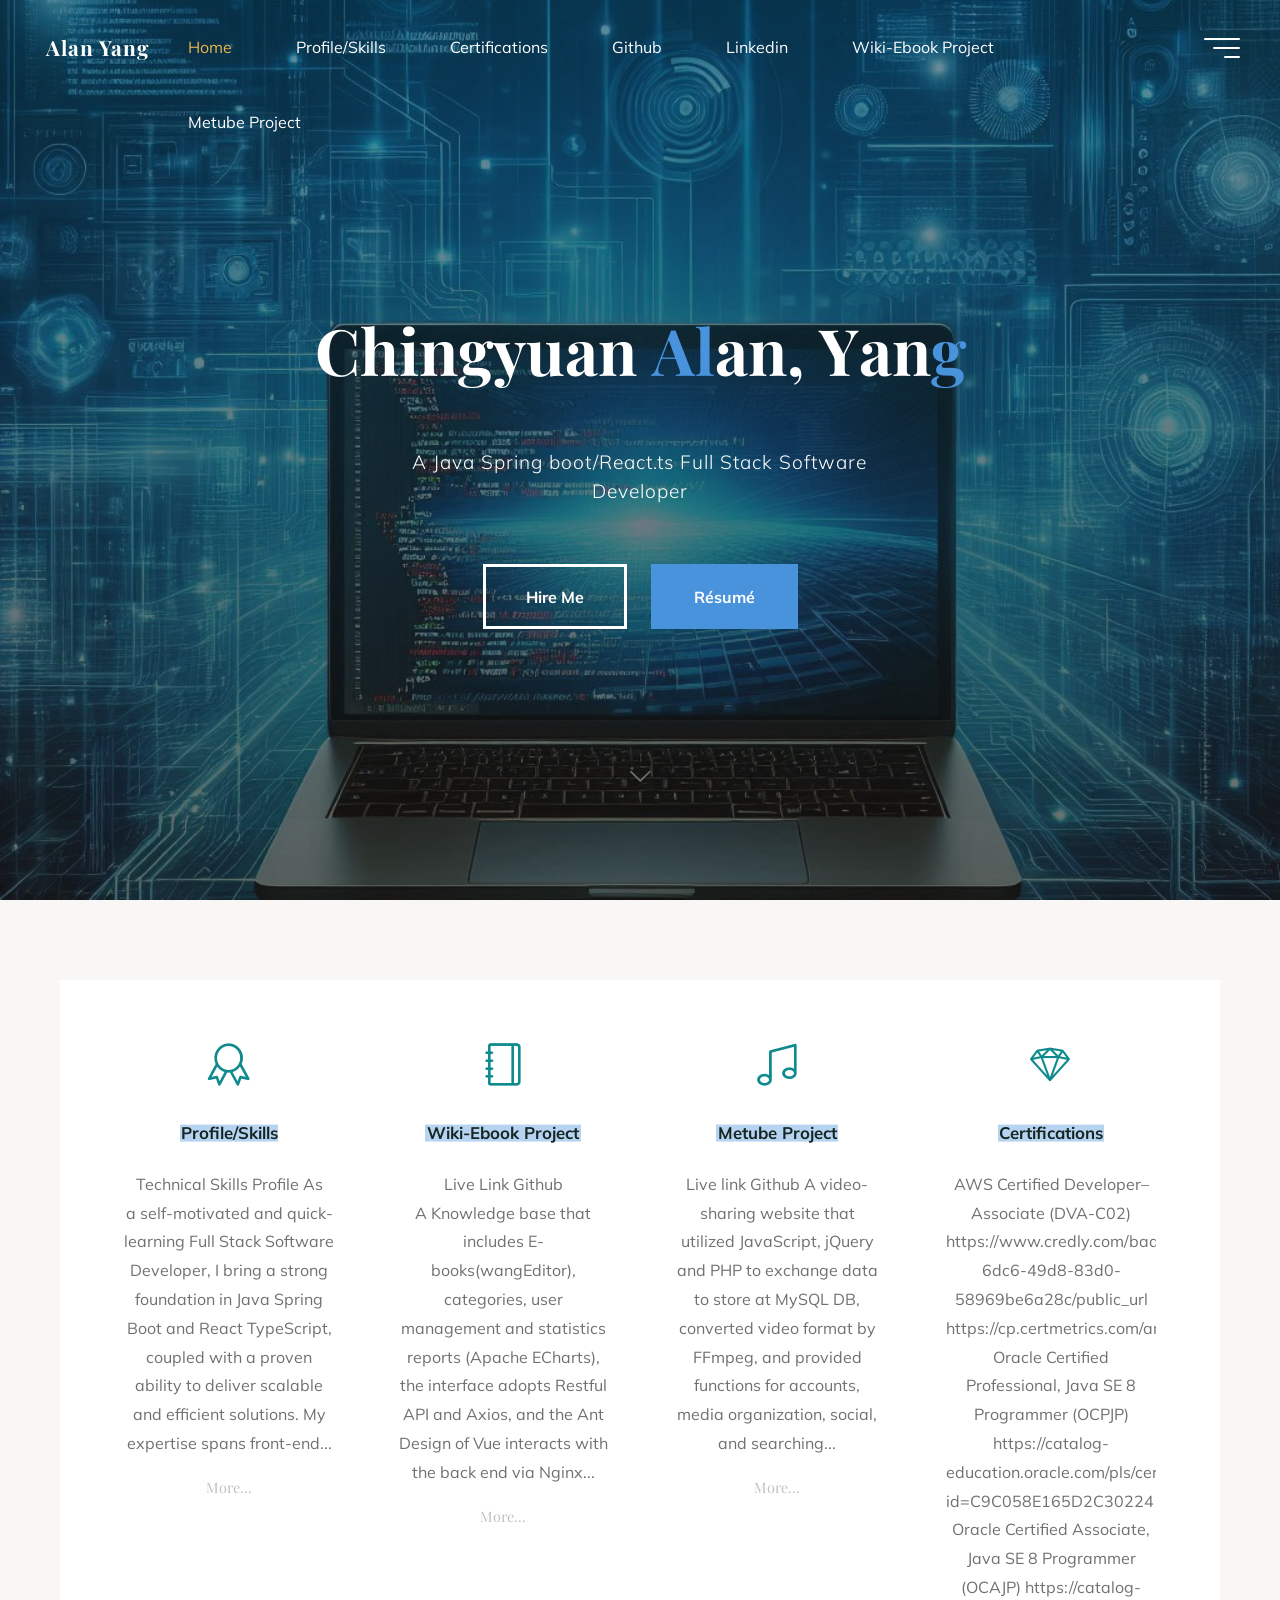
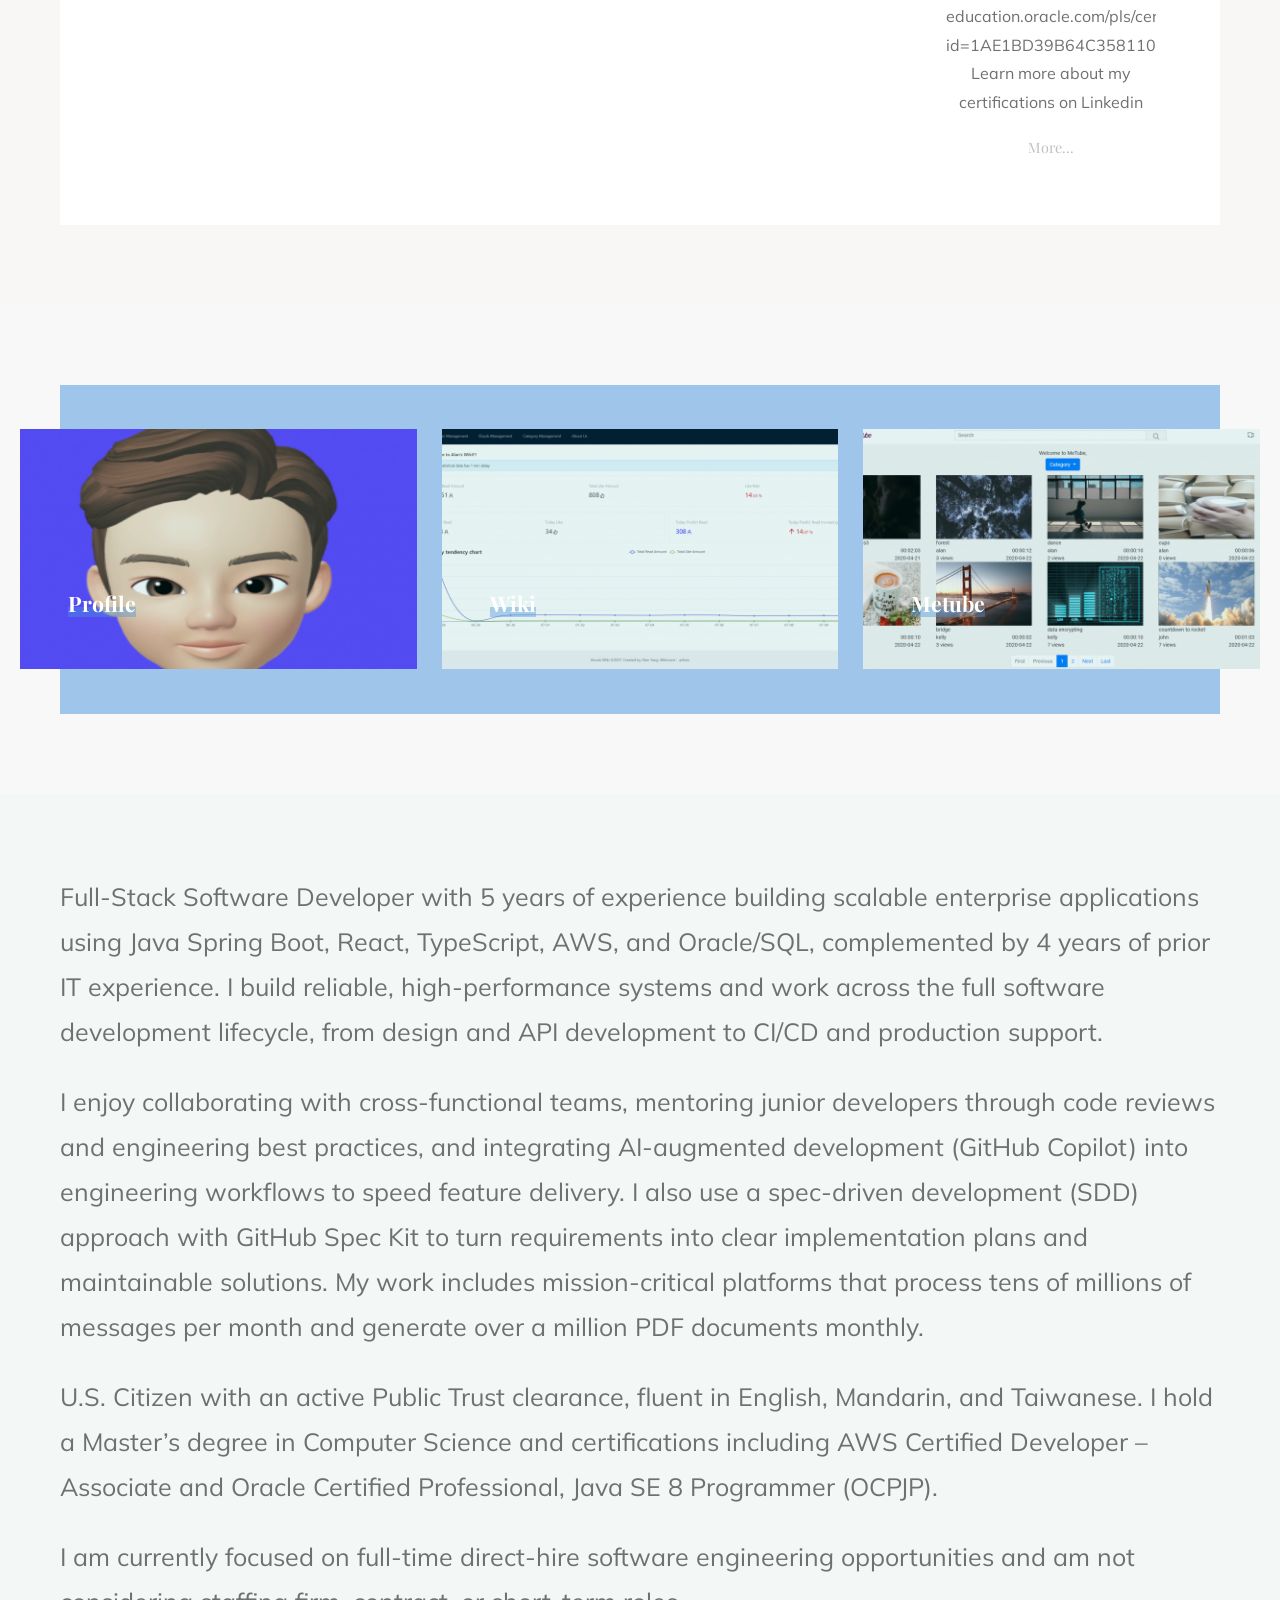
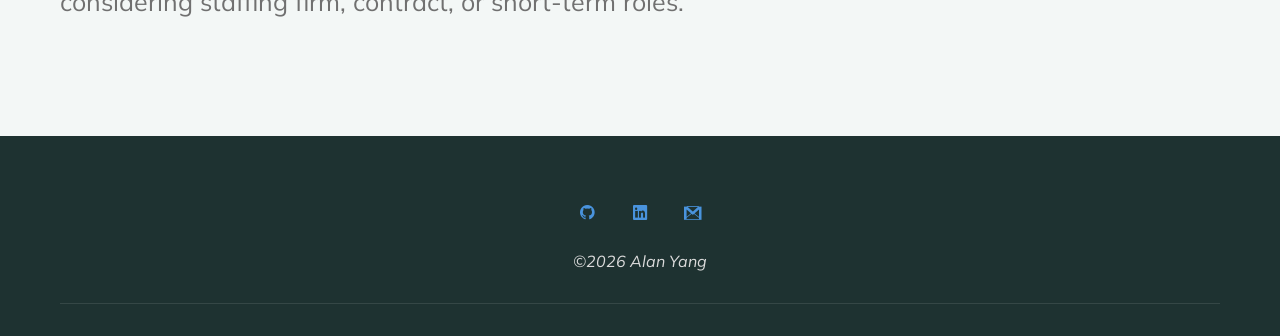
<file: index.html>
<!doctype html>
<html lang="en-US">
  <head>
    <meta
      name="viewport"
      content="width=device-width, user-scalable=yes, initial-scale=1.0"
    />
    <meta http-equiv="X-UA-Compatible" content="IE=edge" />
    <meta charset="UTF-8" />
    <link rel="profile" href="http://gmpg.org/xfn/11" />
    <link
      rel="pingback"
      href="https://chingyuany.github.io/portfolio/d2543f05-cde2-4e4e-b334-9ea7fa13bbe0/xmlrpc.php"
    />
    <title>Alan Yang &#8211; Portfolio</title>
    <meta name="robots" content="max-image-preview:large" />
    <link rel="dns-prefetch" href="//fonts.googleapis.com" />
    <link
      rel="alternate"
      type="application/rss+xml"
      title="Alan Yang &raquo; Feed"
      href="https://chingyuany.github.io/portfolio/feed/"
    />
    <link
      rel="alternate"
      type="application/rss+xml"
      title="Alan Yang &raquo; Comments Feed"
      href="https://chingyuany.github.io/portfolio/comments/feed/"
    />
    <link
      rel="alternate"
      type="application/rss+xml"
      title="Alan Yang &raquo; Chingyuan Alan, Yang Comments Feed"
      href="https://chingyuany.github.io/portfolio/sample-page-2/feed/"
    />
    <link
      rel="alternate"
      title="oEmbed (JSON)"
      type="application/json+oembed"
      href="https://chingyuany.github.io/portfolio/wp-json/oembed/1.0/embed?url=https%3A%2F%2Falanyang.pw%2F"
    />
    <style id="wp-img-auto-sizes-contain-inline-css">
      img:is([sizes="auto" i], [sizes^="auto," i]) {
        contain-intrinsic-size: 3000px 1500px;
      }
      /*# sourceURL=wp-img-auto-sizes-contain-inline-css */
    </style>
    <style id="wp-emoji-styles-inline-css">
      img.wp-smiley,
      img.emoji {
        display: inline !important;
        border: none !important;
        box-shadow: none !important;
        height: 1em !important;
        width: 1em !important;
        margin: 0 0.07em !important;
        vertical-align: -0.1em !important;
        background: none !important;
        padding: 0 !important;
      }
      /*# sourceURL=wp-emoji-styles-inline-css */
    </style>
    <style id="wp-block-library-inline-css">
      :root {
        --wp-block-synced-color: #7a00df;
        --wp-block-synced-color--rgb: 122, 0, 223;
        --wp-bound-block-color: var(--wp-block-synced-color);
        --wp-editor-canvas-background: #ddd;
        --wp-admin-theme-color: #007cba;
        --wp-admin-theme-color--rgb: 0, 124, 186;
        --wp-admin-theme-color-darker-10: #006ba1;
        --wp-admin-theme-color-darker-10--rgb: 0, 107, 160.5;
        --wp-admin-theme-color-darker-20: #005a87;
        --wp-admin-theme-color-darker-20--rgb: 0, 90, 135;
        --wp-admin-border-width-focus: 2px;
      }
      @media (min-resolution: 192dpi) {
        :root {
          --wp-admin-border-width-focus: 1.5px;
        }
      }
      .wp-element-button {
        cursor: pointer;
      }
      :root .has-very-light-gray-background-color {
        background-color: #eee;
      }
      :root .has-very-dark-gray-background-color {
        background-color: #313131;
      }
      :root .has-very-light-gray-color {
        color: #eee;
      }
      :root .has-very-dark-gray-color {
        color: #313131;
      }
      :root .has-vivid-green-cyan-to-vivid-cyan-blue-gradient-background {
        background: linear-gradient(135deg, #00d084, #0693e3);
      }
      :root .has-purple-crush-gradient-background {
        background: linear-gradient(135deg, #34e2e4, #4721fb 50%, #ab1dfe);
      }
      :root .has-hazy-dawn-gradient-background {
        background: linear-gradient(135deg, #faaca8, #dad0ec);
      }
      :root .has-subdued-olive-gradient-background {
        background: linear-gradient(135deg, #fafae1, #67a671);
      }
      :root .has-atomic-cream-gradient-background {
        background: linear-gradient(135deg, #fdd79a, #004a59);
      }
      :root .has-nightshade-gradient-background {
        background: linear-gradient(135deg, #330968, #31cdcf);
      }
      :root .has-midnight-gradient-background {
        background: linear-gradient(135deg, #020381, #2874fc);
      }
      :root {
        --wp--preset--font-size--normal: 16px;
        --wp--preset--font-size--huge: 42px;
      }
      .has-regular-font-size {
        font-size: 1em;
      }
      .has-larger-font-size {
        font-size: 2.625em;
      }
      .has-normal-font-size {
        font-size: var(--wp--preset--font-size--normal);
      }
      .has-huge-font-size {
        font-size: var(--wp--preset--font-size--huge);
      }
      :root .has-text-align-center {
        text-align: center;
      }
      :root .has-text-align-left {
        text-align: left;
      }
      :root .has-text-align-right {
        text-align: right;
      }
      .has-fit-text {
        white-space: nowrap !important;
      }
      #end-resizable-editor-section {
        display: none;
      }
      .aligncenter {
        clear: both;
      }
      .items-justified-left {
        justify-content: flex-start;
      }
      .items-justified-center {
        justify-content: center;
      }
      .items-justified-right {
        justify-content: flex-end;
      }
      .items-justified-space-between {
        justify-content: space-between;
      }
      .screen-reader-text {
        word-wrap: normal !important;
        border: 0;
        clip-path: inset(50%);
        height: 1px;
        margin: -1px;
        overflow: hidden;
        padding: 0;
        position: absolute;
        width: 1px;
        word-break: normal !important;
      }
      .screen-reader-text:focus {
        background-color: #ddd;
        clip-path: none;
        color: #444;
        display: block;
        font-size: 1em;
        height: auto;
        left: 5px;
        line-height: normal;
        padding: 15px 23px 14px;
        text-decoration: none;
        top: 5px;
        width: auto;
        z-index: 100000;
      }
      html :where(.has-border-color) {
        border-style: solid;
      }
      html
        :where(
          [style^="border-color"],
          [style*=";border-color"],
          [style*="; border-color"]
        ) {
        border-style: solid;
      }
      html
        :where(
          [style^="border-top-color"],
          [style*=";border-top-color"],
          [style*="; border-top-color"]
        ) {
        border-top-style: solid;
      }
      html
        :where(
          [style^="border-right-color"],
          [style*=";border-right-color"],
          [style*="; border-right-color"]
        ) {
        border-right-style: solid;
      }
      html
        :where(
          [style^="border-bottom-color"],
          [style*=";border-bottom-color"],
          [style*="; border-bottom-color"]
        ) {
        border-bottom-style: solid;
      }
      html
        :where(
          [style^="border-left-color"],
          [style*=";border-left-color"],
          [style*="; border-left-color"]
        ) {
        border-left-style: solid;
      }
      html
        :where(
          [style^="border-width"],
          [style*=";border-width"],
          [style*="; border-width"]
        ) {
        border-style: solid;
      }
      html
        :where(
          [style^="border-top-width"],
          [style*=";border-top-width"],
          [style*="; border-top-width"]
        ) {
        border-top-style: solid;
      }
      html
        :where(
          [style^="border-right-width"],
          [style*=";border-right-width"],
          [style*="; border-right-width"]
        ) {
        border-right-style: solid;
      }
      html
        :where(
          [style^="border-bottom-width"],
          [style*=";border-bottom-width"],
          [style*="; border-bottom-width"]
        ) {
        border-bottom-style: solid;
      }
      html
        :where(
          [style^="border-left-width"],
          [style*=";border-left-width"],
          [style*="; border-left-width"]
        ) {
        border-left-style: solid;
      }
      html :where(img[class*="wp-image-"]) {
        height: auto;
        max-width: 100%;
      }
      :where(figure) {
        margin: 0 0 1em;
      }
      html :where(.is-position-sticky) {
        --wp-admin--admin-bar--position-offset: var(
          --wp-admin--admin-bar--height,
          0px
        );
      }
      @media screen and (max-width: 600px) {
        html :where(.is-position-sticky) {
          --wp-admin--admin-bar--position-offset: 0px;
        }
      }

      /*# sourceURL=/wp-includes/css/dist/block-library/common.min.css */
    </style>
    <style id="wp-block-button-inline-css">
      .wp-block-button__link {
        align-content: center;
        box-sizing: border-box;
        cursor: pointer;
        display: inline-block;
        height: 100%;
        text-align: center;
        word-break: break-word;
      }
      .wp-block-button__link.aligncenter {
        text-align: center;
      }
      .wp-block-button__link.alignright {
        text-align: right;
      }
      :where(.wp-block-button__link) {
        border-radius: 9999px;
        box-shadow: none;
        padding: calc(0.667em + 2px) calc(1.333em + 2px);
        text-decoration: none;
      }
      .wp-block-button[style*="text-decoration"] .wp-block-button__link {
        text-decoration: inherit;
      }
      .wp-block-buttons > .wp-block-button.has-custom-width {
        max-width: none;
      }
      .wp-block-buttons
        > .wp-block-button.has-custom-width
        .wp-block-button__link {
        width: 100%;
      }
      .wp-block-buttons
        > .wp-block-button.has-custom-font-size
        .wp-block-button__link {
        font-size: inherit;
      }
      .wp-block-buttons > .wp-block-button[class*="wp-block-button__width"] {
        width: calc(
          var(--wp--block-button--width) * 1% -
            var(--wp--style--block-gap, 0.5em) *
            (1 - var(--wp--block-button--width) / 100)
        );
      }
      .wp-block-buttons > .wp-block-button.wp-block-button__width-25 {
        width: calc(25% - var(--wp--style--block-gap, 0.5em) * 0.75);
      }
      .wp-block-buttons > .wp-block-button.wp-block-button__width-50 {
        width: calc(50% - var(--wp--style--block-gap, 0.5em) * 0.5);
      }
      .wp-block-buttons > .wp-block-button.wp-block-button__width-75 {
        width: calc(75% - var(--wp--style--block-gap, 0.5em) * 0.25);
      }
      .wp-block-buttons > .wp-block-button.wp-block-button__width-100 {
        flex-basis: 100%;
        width: 100%;
      }
      .wp-block-buttons.is-vertical
        > .wp-block-button[class*="wp-block-button__width"] {
        width: calc(var(--wp--block-button--width) * 1%);
      }
      .wp-block-buttons.is-vertical
        > .wp-block-button.wp-block-button__width-25 {
        width: 25%;
      }
      .wp-block-buttons.is-vertical
        > .wp-block-button.wp-block-button__width-50 {
        width: 50%;
      }
      .wp-block-buttons.is-vertical
        > .wp-block-button.wp-block-button__width-75 {
        width: 75%;
      }
      .wp-block-button.is-style-squared,
      .wp-block-button__link.wp-block-button.is-style-squared {
        border-radius: 0;
      }
      .wp-block-button.no-border-radius,
      .wp-block-button__link.no-border-radius {
        border-radius: 0 !important;
      }
      :root :where(.wp-block-button .wp-block-button__link.is-style-outline),
      :root :where(.wp-block-button.is-style-outline > .wp-block-button__link) {
        border: 2px solid;
        padding: 0.667em 1.333em;
      }
      :root
        :where(
          .wp-block-button
            .wp-block-button__link.is-style-outline:not(.has-text-color)
        ),
      :root
        :where(
          .wp-block-button.is-style-outline
            > .wp-block-button__link:not(.has-text-color)
        ) {
        color: currentColor;
      }
      :root
        :where(
          .wp-block-button
            .wp-block-button__link.is-style-outline:not(.has-background)
        ),
      :root
        :where(
          .wp-block-button.is-style-outline
            > .wp-block-button__link:not(.has-background)
        ) {
        background-color: transparent;
        background-image: none;
      }
      /*# sourceURL=https://chingyuany.github.io/portfolio/d2543f05-cde2-4e4e-b334-9ea7fa13bbe0/wp-includes/blocks/button/style.min.css */
    </style>
    <style id="wp-block-heading-inline-css">
      h1:where(.wp-block-heading).has-background,
      h2:where(.wp-block-heading).has-background,
      h3:where(.wp-block-heading).has-background,
      h4:where(.wp-block-heading).has-background,
      h5:where(.wp-block-heading).has-background,
      h6:where(.wp-block-heading).has-background {
        padding: 1.25em 2.375em;
      }
      h1.has-text-align-left[style*="writing-mode"]:where(
          [style*="vertical-lr"]
        ),
      h1.has-text-align-right[style*="writing-mode"]:where(
          [style*="vertical-rl"]
        ),
      h2.has-text-align-left[style*="writing-mode"]:where(
          [style*="vertical-lr"]
        ),
      h2.has-text-align-right[style*="writing-mode"]:where(
          [style*="vertical-rl"]
        ),
      h3.has-text-align-left[style*="writing-mode"]:where(
          [style*="vertical-lr"]
        ),
      h3.has-text-align-right[style*="writing-mode"]:where(
          [style*="vertical-rl"]
        ),
      h4.has-text-align-left[style*="writing-mode"]:where(
          [style*="vertical-lr"]
        ),
      h4.has-text-align-right[style*="writing-mode"]:where(
          [style*="vertical-rl"]
        ),
      h5.has-text-align-left[style*="writing-mode"]:where(
          [style*="vertical-lr"]
        ),
      h5.has-text-align-right[style*="writing-mode"]:where(
          [style*="vertical-rl"]
        ),
      h6.has-text-align-left[style*="writing-mode"]:where(
          [style*="vertical-lr"]
        ),
      h6.has-text-align-right[style*="writing-mode"]:where(
          [style*="vertical-rl"]
        ) {
        rotate: 180deg;
      }
      /*# sourceURL=https://chingyuany.github.io/portfolio/d2543f05-cde2-4e4e-b334-9ea7fa13bbe0/wp-includes/blocks/heading/style.min.css */
    </style>
    <style id="wp-block-image-inline-css">
      .wp-block-image > a,
      .wp-block-image > figure > a {
        display: inline-block;
      }
      .wp-block-image img {
        box-sizing: border-box;
        height: auto;
        max-width: 100%;
        vertical-align: bottom;
      }
      @media not (prefers-reduced-motion) {
        .wp-block-image img.hide {
          visibility: hidden;
        }
        .wp-block-image img.show {
          animation: show-content-image 0.4s;
        }
      }
      .wp-block-image[style*="border-radius"] img,
      .wp-block-image[style*="border-radius"] > a {
        border-radius: inherit;
      }
      .wp-block-image.has-custom-border img {
        box-sizing: border-box;
      }
      .wp-block-image.aligncenter {
        text-align: center;
      }
      .wp-block-image.alignfull > a,
      .wp-block-image.alignwide > a {
        width: 100%;
      }
      .wp-block-image.alignfull img,
      .wp-block-image.alignwide img {
        height: auto;
        width: 100%;
      }
      .wp-block-image .aligncenter,
      .wp-block-image .alignleft,
      .wp-block-image .alignright,
      .wp-block-image.aligncenter,
      .wp-block-image.alignleft,
      .wp-block-image.alignright {
        display: table;
      }
      .wp-block-image .aligncenter > figcaption,
      .wp-block-image .alignleft > figcaption,
      .wp-block-image .alignright > figcaption,
      .wp-block-image.aligncenter > figcaption,
      .wp-block-image.alignleft > figcaption,
      .wp-block-image.alignright > figcaption {
        caption-side: bottom;
        display: table-caption;
      }
      .wp-block-image .alignleft {
        float: left;
        margin: 0.5em 1em 0.5em 0;
      }
      .wp-block-image .alignright {
        float: right;
        margin: 0.5em 0 0.5em 1em;
      }
      .wp-block-image .aligncenter {
        margin-left: auto;
        margin-right: auto;
      }
      .wp-block-image :where(figcaption) {
        margin-bottom: 1em;
        margin-top: 0.5em;
      }
      .wp-block-image.is-style-circle-mask img {
        border-radius: 9999px;
      }
      @supports ((-webkit-mask-image: none) or (mask-image: none)) or
        (-webkit-mask-image: none) {
        .wp-block-image.is-style-circle-mask img {
          border-radius: 0;
          -webkit-mask-image: url('data:image/svg+xml;utf8,<svg viewBox="0 0 100 100" xmlns="http://www.w3.org/2000/svg"><circle cx="50" cy="50" r="50"/></svg>');
          mask-image: url('data:image/svg+xml;utf8,<svg viewBox="0 0 100 100" xmlns="http://www.w3.org/2000/svg"><circle cx="50" cy="50" r="50"/></svg>');
          mask-mode: alpha;
          -webkit-mask-position: center;
          mask-position: center;
          -webkit-mask-repeat: no-repeat;
          mask-repeat: no-repeat;
          -webkit-mask-size: contain;
          mask-size: contain;
        }
      }
      :root
        :where(
          .wp-block-image.is-style-rounded img,
          .wp-block-image .is-style-rounded img
        ) {
        border-radius: 9999px;
      }
      .wp-block-image figure {
        margin: 0;
      }
      .wp-lightbox-container {
        display: flex;
        flex-direction: column;
        position: relative;
      }
      .wp-lightbox-container img {
        cursor: zoom-in;
      }
      .wp-lightbox-container img:hover + button {
        opacity: 1;
      }
      .wp-lightbox-container button {
        align-items: center;
        backdrop-filter: blur(16px) saturate(180%);
        background-color: rgba(90, 90, 90, 0.25);
        border: none;
        border-radius: 4px;
        cursor: zoom-in;
        display: flex;
        height: 20px;
        justify-content: center;
        opacity: 0;
        padding: 0;
        position: absolute;
        right: 16px;
        text-align: center;
        top: 16px;
        width: 20px;
        z-index: 100;
      }
      @media not (prefers-reduced-motion) {
        .wp-lightbox-container button {
          transition: opacity 0.2s ease;
        }
      }
      .wp-lightbox-container button:focus-visible {
        outline: 3px auto rgba(90, 90, 90, 0.25);
        outline: 3px auto -webkit-focus-ring-color;
        outline-offset: 3px;
      }
      .wp-lightbox-container button:hover {
        cursor: pointer;
        opacity: 1;
      }
      .wp-lightbox-container button:focus {
        opacity: 1;
      }
      .wp-lightbox-container button:focus,
      .wp-lightbox-container button:hover,
      .wp-lightbox-container
        button:not(:hover):not(:active):not(.has-background) {
        background-color: rgba(90, 90, 90, 0.25);
        border: none;
      }
      .wp-lightbox-overlay {
        box-sizing: border-box;
        cursor: zoom-out;
        height: 100vh;
        left: 0;
        overflow: hidden;
        position: fixed;
        top: 0;
        visibility: hidden;
        width: 100%;
        z-index: 100000;
      }
      .wp-lightbox-overlay .wp-lightbox-close-button {
        align-items: center;
        cursor: pointer;
        display: flex;
        font-family: inherit;
        gap: 8px;
        justify-content: center;
        line-height: 1;
        min-height: 40px;
        min-width: 40px;
        padding: 0 4px;
        position: absolute;
        right: calc(env(safe-area-inset-right) + 16px);
        top: calc(env(safe-area-inset-top) + 16px);
        z-index: 5000000;
      }
      .wp-lightbox-overlay .wp-lightbox-close-button:focus,
      .wp-lightbox-overlay .wp-lightbox-close-button:hover,
      .wp-lightbox-overlay
        .wp-lightbox-close-button:not(:hover):not(:active):not(
          .has-background
        ) {
        background: none;
        border: none;
      }
      .wp-lightbox-overlay
        .wp-lightbox-close-button:has(.wp-lightbox-close-text:not([hidden]))
        .wp-lightbox-close-icon
        svg {
        height: 1em;
        width: 1em;
      }
      .wp-lightbox-overlay .wp-lightbox-close-icon svg {
        display: block;
      }
      .wp-lightbox-overlay .wp-lightbox-navigation-button-next,
      .wp-lightbox-overlay .wp-lightbox-navigation-button-prev {
        align-items: center;
        bottom: 16px;
        cursor: pointer;
        display: flex;
        font-family: inherit;
        gap: 4px;
        justify-content: center;
        line-height: 1;
        min-height: 40px;
        min-width: 40px;
        padding: 0 8px;
        position: absolute;
        z-index: 2000002;
      }
      .wp-lightbox-overlay .wp-lightbox-navigation-button-next[hidden],
      .wp-lightbox-overlay .wp-lightbox-navigation-button-prev[hidden] {
        display: none;
      }
      @media (min-width: 960px) {
        .wp-lightbox-overlay .wp-lightbox-navigation-button-next,
        .wp-lightbox-overlay .wp-lightbox-navigation-button-prev {
          bottom: 50%;
          transform: translateY(-50%);
        }
      }
      .wp-lightbox-overlay .wp-lightbox-navigation-button-next:focus,
      .wp-lightbox-overlay .wp-lightbox-navigation-button-next:hover,
      .wp-lightbox-overlay
        .wp-lightbox-navigation-button-next:not(:hover):not(:active):not(
          .has-background
        ),
      .wp-lightbox-overlay .wp-lightbox-navigation-button-prev:focus,
      .wp-lightbox-overlay .wp-lightbox-navigation-button-prev:hover,
      .wp-lightbox-overlay
        .wp-lightbox-navigation-button-prev:not(:hover):not(:active):not(
          .has-background
        ) {
        background: none;
        border: none;
        padding: 0 8px;
      }
      .wp-lightbox-overlay
        .wp-lightbox-navigation-button-next:has(
          .wp-lightbox-navigation-text:not([hidden])
        )
        .wp-lightbox-navigation-icon
        svg,
      .wp-lightbox-overlay
        .wp-lightbox-navigation-button-prev:has(
          .wp-lightbox-navigation-text:not([hidden])
        )
        .wp-lightbox-navigation-icon
        svg {
        display: block;
        height: 1.5em;
        width: 1.5em;
      }
      .wp-lightbox-overlay .wp-lightbox-navigation-button-prev {
        left: calc(env(safe-area-inset-left) + 16px);
      }
      .wp-lightbox-overlay .wp-lightbox-navigation-button-next {
        right: calc(env(safe-area-inset-right) + 16px);
      }
      .wp-lightbox-overlay .wp-lightbox-navigation-icon svg {
        vertical-align: middle;
      }
      .wp-lightbox-overlay .lightbox-image-container {
        height: var(--wp--lightbox-container-height);
        left: 50%;
        overflow: hidden;
        position: absolute;
        top: 50%;
        transform: translate(-50%, -50%);
        transform-origin: top left;
        width: var(--wp--lightbox-container-width);
        z-index: 2000001;
      }
      .wp-lightbox-overlay .wp-block-image {
        align-items: center;
        box-sizing: border-box;
        display: flex;
        height: 100%;
        justify-content: center;
        margin: 0;
        position: relative;
        transform-origin: 0 0;
        width: 100%;
        z-index: 3000000;
      }
      .wp-lightbox-overlay .wp-block-image img {
        height: var(--wp--lightbox-image-height);
        min-height: var(--wp--lightbox-image-height);
        min-width: var(--wp--lightbox-image-width);
        width: var(--wp--lightbox-image-width);
      }
      .wp-lightbox-overlay .wp-block-image figcaption {
        display: none;
      }
      .wp-lightbox-overlay button {
        background: none;
        border: none;
      }
      .wp-lightbox-overlay .scrim {
        background-color: #fff;
        height: 100%;
        opacity: 0.9;
        position: absolute;
        width: 100%;
        z-index: 2000000;
      }
      .wp-lightbox-overlay.active {
        visibility: visible;
      }
      @media not (prefers-reduced-motion) {
        .wp-lightbox-overlay.active {
          animation: turn-on-visibility 0.25s both;
        }
        .wp-lightbox-overlay.active img {
          animation: turn-on-visibility 0.35s both;
        }
        .wp-lightbox-overlay.show-closing-animation:not(.active) {
          animation: turn-off-visibility 0.35s both;
        }
        .wp-lightbox-overlay.show-closing-animation:not(.active) img {
          animation: turn-off-visibility 0.25s both;
        }
        .wp-lightbox-overlay.zoom.active {
          animation: none;
          opacity: 1;
          visibility: visible;
        }
        .wp-lightbox-overlay.zoom.active .lightbox-image-container {
          animation: lightbox-zoom-in 0.4s;
        }
        .wp-lightbox-overlay.zoom.active .lightbox-image-container img {
          animation: none;
        }
        .wp-lightbox-overlay.zoom.active .scrim {
          animation: turn-on-visibility 0.4s forwards;
        }
        .wp-lightbox-overlay.zoom.show-closing-animation:not(.active) {
          animation: none;
        }
        .wp-lightbox-overlay.zoom.show-closing-animation:not(.active)
          .lightbox-image-container {
          animation: lightbox-zoom-out 0.4s;
        }
        .wp-lightbox-overlay.zoom.show-closing-animation:not(.active)
          .lightbox-image-container
          img {
          animation: none;
        }
        .wp-lightbox-overlay.zoom.show-closing-animation:not(.active) .scrim {
          animation: turn-off-visibility 0.4s forwards;
        }
      }
      @keyframes show-content-image {
        0% {
          visibility: hidden;
        }
        99% {
          visibility: hidden;
        }
        to {
          visibility: visible;
        }
      }
      @keyframes turn-on-visibility {
        0% {
          opacity: 0;
        }
        to {
          opacity: 1;
        }
      }
      @keyframes turn-off-visibility {
        0% {
          opacity: 1;
          visibility: visible;
        }
        99% {
          opacity: 0;
          visibility: visible;
        }
        to {
          opacity: 0;
          visibility: hidden;
        }
      }
      @keyframes lightbox-zoom-in {
        0% {
          transform: translate(
              calc(
                (-100vw + var(--wp--lightbox-scrollbar-width)) / 2 +
                  var(--wp--lightbox-initial-left-position)
              ),
              calc(-50vh + var(--wp--lightbox-initial-top-position))
            )
            scale(var(--wp--lightbox-scale));
        }
        to {
          transform: translate(-50%, -50%) scale(1);
        }
      }
      @keyframes lightbox-zoom-out {
        0% {
          transform: translate(-50%, -50%) scale(1);
          visibility: visible;
        }
        99% {
          visibility: visible;
        }
        to {
          transform: translate(
              calc(
                (-100vw + var(--wp--lightbox-scrollbar-width)) / 2 +
                  var(--wp--lightbox-initial-left-position)
              ),
              calc(-50vh + var(--wp--lightbox-initial-top-position))
            )
            scale(var(--wp--lightbox-scale));
          visibility: hidden;
        }
      }
      /*# sourceURL=https://chingyuany.github.io/portfolio/d2543f05-cde2-4e4e-b334-9ea7fa13bbe0/wp-includes/blocks/image/style.min.css */
    </style>
    <style id="wp-block-list-inline-css">
      ol,
      ul {
        box-sizing: border-box;
      }
      :root :where(.wp-block-list.has-background) {
        padding: 1.25em 2.375em;
      }
      /*# sourceURL=https://chingyuany.github.io/portfolio/d2543f05-cde2-4e4e-b334-9ea7fa13bbe0/wp-includes/blocks/list/style.min.css */
    </style>
    <style id="wp-block-paragraph-inline-css">
      .is-small-text {
        font-size: 0.875em;
      }
      .is-regular-text {
        font-size: 1em;
      }
      .is-large-text {
        font-size: 2.25em;
      }
      .is-larger-text {
        font-size: 3em;
      }
      .has-drop-cap:not(:focus):first-letter {
        float: left;
        font-size: 8.4em;
        font-style: normal;
        font-weight: 100;
        line-height: 0.68;
        margin: 0.05em 0.1em 0 0;
        text-transform: uppercase;
      }
      body.rtl .has-drop-cap:not(:focus):first-letter {
        float: none;
        margin-left: 0.1em;
      }
      p.has-drop-cap.has-background {
        overflow: hidden;
      }
      :root :where(p.has-background) {
        padding: 1.25em 2.375em;
      }
      :where(p.has-text-color:not(.has-link-color)) a {
        color: inherit;
      }
      p.has-text-align-left[style*="writing-mode:vertical-lr"],
      p.has-text-align-right[style*="writing-mode:vertical-rl"] {
        rotate: 180deg;
      }
      /*# sourceURL=https://chingyuany.github.io/portfolio/d2543f05-cde2-4e4e-b334-9ea7fa13bbe0/wp-includes/blocks/paragraph/style.min.css */
    </style>
    <style id="wp-block-buttons-inline-css">
      .wp-block-buttons {
        box-sizing: border-box;
      }
      .wp-block-buttons.is-vertical {
        flex-direction: column;
      }
      .wp-block-buttons.is-vertical > .wp-block-button:last-child {
        margin-bottom: 0;
      }
      .wp-block-buttons > .wp-block-button {
        display: inline-block;
        margin: 0;
      }
      .wp-block-buttons.is-content-justification-left {
        justify-content: flex-start;
      }
      .wp-block-buttons.is-content-justification-left.is-vertical {
        align-items: flex-start;
      }
      .wp-block-buttons.is-content-justification-center {
        justify-content: center;
      }
      .wp-block-buttons.is-content-justification-center.is-vertical {
        align-items: center;
      }
      .wp-block-buttons.is-content-justification-right {
        justify-content: flex-end;
      }
      .wp-block-buttons.is-content-justification-right.is-vertical {
        align-items: flex-end;
      }
      .wp-block-buttons.is-content-justification-space-between {
        justify-content: space-between;
      }
      .wp-block-buttons.aligncenter {
        text-align: center;
      }
      .wp-block-buttons:not(
          .is-content-justification-space-between,
          .is-content-justification-right,
          .is-content-justification-left,
          .is-content-justification-center
        )
        .wp-block-button.aligncenter {
        margin-left: auto;
        margin-right: auto;
        width: 100%;
      }
      .wp-block-buttons[style*="text-decoration"] .wp-block-button,
      .wp-block-buttons[style*="text-decoration"] .wp-block-button__link {
        text-decoration: inherit;
      }
      .wp-block-buttons.has-custom-font-size .wp-block-button__link {
        font-size: inherit;
      }
      .wp-block-buttons .wp-block-button__link {
        width: 100%;
      }
      .wp-block-button.aligncenter {
        text-align: center;
      }
      /*# sourceURL=https://chingyuany.github.io/portfolio/d2543f05-cde2-4e4e-b334-9ea7fa13bbe0/wp-includes/blocks/buttons/style.min.css */
    </style>
    <style id="wp-block-columns-inline-css">
      .wp-block-columns {
        box-sizing: border-box;
        display: flex;
        flex-wrap: wrap !important;
      }
      @media (min-width: 782px) {
        .wp-block-columns {
          flex-wrap: nowrap !important;
        }
      }
      .wp-block-columns {
        align-items: normal !important;
      }
      .wp-block-columns.are-vertically-aligned-top {
        align-items: flex-start;
      }
      .wp-block-columns.are-vertically-aligned-center {
        align-items: center;
      }
      .wp-block-columns.are-vertically-aligned-bottom {
        align-items: flex-end;
      }
      @media (max-width: 781px) {
        .wp-block-columns:not(.is-not-stacked-on-mobile) > .wp-block-column {
          flex-basis: 100% !important;
        }
      }
      @media (min-width: 782px) {
        .wp-block-columns:not(.is-not-stacked-on-mobile) > .wp-block-column {
          flex-basis: 0;
          flex-grow: 1;
        }
        .wp-block-columns:not(.is-not-stacked-on-mobile)
          > .wp-block-column[style*="flex-basis"] {
          flex-grow: 0;
        }
      }
      .wp-block-columns.is-not-stacked-on-mobile {
        flex-wrap: nowrap !important;
      }
      .wp-block-columns.is-not-stacked-on-mobile > .wp-block-column {
        flex-basis: 0;
        flex-grow: 1;
      }
      .wp-block-columns.is-not-stacked-on-mobile
        > .wp-block-column[style*="flex-basis"] {
        flex-grow: 0;
      }
      :where(.wp-block-columns) {
        margin-bottom: 1.75em;
      }
      :where(.wp-block-columns.has-background) {
        padding: 1.25em 2.375em;
      }
      .wp-block-column {
        flex-grow: 1;
        min-width: 0;
        overflow-wrap: break-word;
        word-break: break-word;
      }
      .wp-block-column.is-vertically-aligned-top {
        align-self: flex-start;
      }
      .wp-block-column.is-vertically-aligned-center {
        align-self: center;
      }
      .wp-block-column.is-vertically-aligned-bottom {
        align-self: flex-end;
      }
      .wp-block-column.is-vertically-aligned-stretch {
        align-self: stretch;
      }
      .wp-block-column.is-vertically-aligned-bottom,
      .wp-block-column.is-vertically-aligned-center,
      .wp-block-column.is-vertically-aligned-top {
        width: 100%;
      }
      /*# sourceURL=https://chingyuany.github.io/portfolio/d2543f05-cde2-4e4e-b334-9ea7fa13bbe0/wp-includes/blocks/columns/style.min.css */
    </style>

    <style id="classic-theme-styles-inline-css">
      /*! This file is auto-generated */
      .wp-block-button__link {
        color: #fff;
        background-color: #32373c;
        border-radius: 9999px;
        box-shadow: none;
        text-decoration: none;
        padding: calc(0.667em + 2px) calc(1.333em + 2px);
        font-size: 1.125em;
      }
      .wp-block-file__button {
        background: #32373c;
        color: #fff;
        text-decoration: none;
      }
      /*# sourceURL=/wp-includes/css/classic-themes.min.css */
    </style>

    <style id="global-styles-inline-css">
      :root {
        --wp--preset--aspect-ratio--square: 1;
        --wp--preset--aspect-ratio--4-3: 4/3;
        --wp--preset--aspect-ratio--3-4: 3/4;
        --wp--preset--aspect-ratio--3-2: 3/2;
        --wp--preset--aspect-ratio--2-3: 2/3;
        --wp--preset--aspect-ratio--16-9: 16/9;
        --wp--preset--aspect-ratio--9-16: 9/16;
        --wp--preset--color--black: #000000;
        --wp--preset--color--cyan-bluish-gray: #abb8c3;
        --wp--preset--color--white: #ffffff;
        --wp--preset--color--pale-pink: #f78da7;
        --wp--preset--color--vivid-red: #cf2e2e;
        --wp--preset--color--luminous-vivid-orange: #ff6900;
        --wp--preset--color--luminous-vivid-amber: #fcb900;
        --wp--preset--color--light-green-cyan: #7bdcb5;
        --wp--preset--color--vivid-green-cyan: #00d084;
        --wp--preset--color--pale-cyan-blue: #8ed1fc;
        --wp--preset--color--vivid-cyan-blue: #0693e3;
        --wp--preset--color--vivid-purple: #9b51e0;
        --wp--preset--color--accent-1: #4993dd;
        --wp--preset--color--accent-2: #0f8b8d;
        --wp--preset--color--headings: #162521;
        --wp--preset--color--sitetext: #707070;
        --wp--preset--color--sitebg: #ffffff;
        --wp--preset--gradient--vivid-cyan-blue-to-vivid-purple: linear-gradient(
          135deg,
          rgb(6, 147, 227) 0%,
          rgb(155, 81, 224) 100%
        );
        --wp--preset--gradient--light-green-cyan-to-vivid-green-cyan: linear-gradient(
          135deg,
          rgb(122, 220, 180) 0%,
          rgb(0, 208, 130) 100%
        );
        --wp--preset--gradient--luminous-vivid-amber-to-luminous-vivid-orange: linear-gradient(
          135deg,
          rgb(252, 185, 0) 0%,
          rgb(255, 105, 0) 100%
        );
        --wp--preset--gradient--luminous-vivid-orange-to-vivid-red: linear-gradient(
          135deg,
          rgb(255, 105, 0) 0%,
          rgb(207, 46, 46) 100%
        );
        --wp--preset--gradient--very-light-gray-to-cyan-bluish-gray: linear-gradient(
          135deg,
          rgb(238, 238, 238) 0%,
          rgb(169, 184, 195) 100%
        );
        --wp--preset--gradient--cool-to-warm-spectrum: linear-gradient(
          135deg,
          rgb(74, 234, 220) 0%,
          rgb(151, 120, 209) 20%,
          rgb(207, 42, 186) 40%,
          rgb(238, 44, 130) 60%,
          rgb(251, 105, 98) 80%,
          rgb(254, 248, 76) 100%
        );
        --wp--preset--gradient--blush-light-purple: linear-gradient(
          135deg,
          rgb(255, 206, 236) 0%,
          rgb(152, 150, 240) 100%
        );
        --wp--preset--gradient--blush-bordeaux: linear-gradient(
          135deg,
          rgb(254, 205, 165) 0%,
          rgb(254, 45, 45) 50%,
          rgb(107, 0, 62) 100%
        );
        --wp--preset--gradient--luminous-dusk: linear-gradient(
          135deg,
          rgb(255, 203, 112) 0%,
          rgb(199, 81, 192) 50%,
          rgb(65, 88, 208) 100%
        );
        --wp--preset--gradient--pale-ocean: linear-gradient(
          135deg,
          rgb(255, 245, 203) 0%,
          rgb(182, 227, 212) 50%,
          rgb(51, 167, 181) 100%
        );
        --wp--preset--gradient--electric-grass: linear-gradient(
          135deg,
          rgb(202, 248, 128) 0%,
          rgb(113, 206, 126) 100%
        );
        --wp--preset--gradient--midnight: linear-gradient(
          135deg,
          rgb(2, 3, 129) 0%,
          rgb(40, 116, 252) 100%
        );
        --wp--preset--font-size--small: 10px;
        --wp--preset--font-size--medium: 20px;
        --wp--preset--font-size--large: 25px;
        --wp--preset--font-size--x-large: 42px;
        --wp--preset--font-size--normal: 16px;
        --wp--preset--font-size--larger: 40px;
        --wp--preset--spacing--20: 0.44rem;
        --wp--preset--spacing--30: 0.67rem;
        --wp--preset--spacing--40: 1rem;
        --wp--preset--spacing--50: 1.5rem;
        --wp--preset--spacing--60: 2.25rem;
        --wp--preset--spacing--70: 3.38rem;
        --wp--preset--spacing--80: 5.06rem;
        --wp--preset--shadow--natural: 6px 6px 9px rgba(0, 0, 0, 0.2);
        --wp--preset--shadow--deep: 12px 12px 50px rgba(0, 0, 0, 0.4);
        --wp--preset--shadow--sharp: 6px 6px 0px rgba(0, 0, 0, 0.2);
        --wp--preset--shadow--outlined:
          6px 6px 0px -3px rgb(255, 255, 255), 6px 6px rgb(0, 0, 0);
        --wp--preset--shadow--crisp: 6px 6px 0px rgb(0, 0, 0);
      }
      .wp-block-button {
        --wp--preset--dimension--25: 25%;
        --wp--preset--dimension--50: 50%;
        --wp--preset--dimension--75: 75%;
        --wp--preset--dimension--100: 100%;
      }
      :where(body) {
        margin: 0;
      }
      :where(.is-layout-flex) {
        gap: 0.5em;
      }
      :where(.is-layout-grid) {
        gap: 0.5em;
      }
      body .is-layout-flex {
        display: flex;
      }
      .is-layout-flex {
        flex-wrap: wrap;
        align-items: center;
      }
      .is-layout-flex > :is(*, div) {
        margin: 0;
      }
      body .is-layout-grid {
        display: grid;
      }
      .is-layout-grid > :is(*, div) {
        margin: 0;
      }
      body {
        padding-top: 0px;
        padding-right: 0px;
        padding-bottom: 0px;
        padding-left: 0px;
      }
      :root :where(.wp-element-button, .wp-block-button__link) {
        background-color: #32373c;
        border-width: 0;
        color: #fff;
        font-family: inherit;
        font-size: inherit;
        font-style: inherit;
        font-weight: inherit;
        letter-spacing: inherit;
        line-height: inherit;
        padding-top: calc(0.667em + 2px);
        padding-right: calc(1.333em + 2px);
        padding-bottom: calc(0.667em + 2px);
        padding-left: calc(1.333em + 2px);
        text-decoration: none;
        text-transform: inherit;
      }
      .has-black-color {
        color: var(--wp--preset--color--black) !important;
      }
      .has-cyan-bluish-gray-color {
        color: var(--wp--preset--color--cyan-bluish-gray) !important;
      }
      .has-white-color {
        color: var(--wp--preset--color--white) !important;
      }
      .has-pale-pink-color {
        color: var(--wp--preset--color--pale-pink) !important;
      }
      .has-vivid-red-color {
        color: var(--wp--preset--color--vivid-red) !important;
      }
      .has-luminous-vivid-orange-color {
        color: var(--wp--preset--color--luminous-vivid-orange) !important;
      }
      .has-luminous-vivid-amber-color {
        color: var(--wp--preset--color--luminous-vivid-amber) !important;
      }
      .has-light-green-cyan-color {
        color: var(--wp--preset--color--light-green-cyan) !important;
      }
      .has-vivid-green-cyan-color {
        color: var(--wp--preset--color--vivid-green-cyan) !important;
      }
      .has-pale-cyan-blue-color {
        color: var(--wp--preset--color--pale-cyan-blue) !important;
      }
      .has-vivid-cyan-blue-color {
        color: var(--wp--preset--color--vivid-cyan-blue) !important;
      }
      .has-vivid-purple-color {
        color: var(--wp--preset--color--vivid-purple) !important;
      }
      .has-accent-1-color {
        color: var(--wp--preset--color--accent-1) !important;
      }
      .has-accent-2-color {
        color: var(--wp--preset--color--accent-2) !important;
      }
      .has-headings-color {
        color: var(--wp--preset--color--headings) !important;
      }
      .has-sitetext-color {
        color: var(--wp--preset--color--sitetext) !important;
      }
      .has-sitebg-color {
        color: var(--wp--preset--color--sitebg) !important;
      }
      .has-black-background-color {
        background-color: var(--wp--preset--color--black) !important;
      }
      .has-cyan-bluish-gray-background-color {
        background-color: var(--wp--preset--color--cyan-bluish-gray) !important;
      }
      .has-white-background-color {
        background-color: var(--wp--preset--color--white) !important;
      }
      .has-pale-pink-background-color {
        background-color: var(--wp--preset--color--pale-pink) !important;
      }
      .has-vivid-red-background-color {
        background-color: var(--wp--preset--color--vivid-red) !important;
      }
      .has-luminous-vivid-orange-background-color {
        background-color: var(
          --wp--preset--color--luminous-vivid-orange
        ) !important;
      }
      .has-luminous-vivid-amber-background-color {
        background-color: var(
          --wp--preset--color--luminous-vivid-amber
        ) !important;
      }
      .has-light-green-cyan-background-color {
        background-color: var(--wp--preset--color--light-green-cyan) !important;
      }
      .has-vivid-green-cyan-background-color {
        background-color: var(--wp--preset--color--vivid-green-cyan) !important;
      }
      .has-pale-cyan-blue-background-color {
        background-color: var(--wp--preset--color--pale-cyan-blue) !important;
      }
      .has-vivid-cyan-blue-background-color {
        background-color: var(--wp--preset--color--vivid-cyan-blue) !important;
      }
      .has-vivid-purple-background-color {
        background-color: var(--wp--preset--color--vivid-purple) !important;
      }
      .has-accent-1-background-color {
        background-color: var(--wp--preset--color--accent-1) !important;
      }
      .has-accent-2-background-color {
        background-color: var(--wp--preset--color--accent-2) !important;
      }
      .has-headings-background-color {
        background-color: var(--wp--preset--color--headings) !important;
      }
      .has-sitetext-background-color {
        background-color: var(--wp--preset--color--sitetext) !important;
      }
      .has-sitebg-background-color {
        background-color: var(--wp--preset--color--sitebg) !important;
      }
      .has-black-border-color {
        border-color: var(--wp--preset--color--black) !important;
      }
      .has-cyan-bluish-gray-border-color {
        border-color: var(--wp--preset--color--cyan-bluish-gray) !important;
      }
      .has-white-border-color {
        border-color: var(--wp--preset--color--white) !important;
      }
      .has-pale-pink-border-color {
        border-color: var(--wp--preset--color--pale-pink) !important;
      }
      .has-vivid-red-border-color {
        border-color: var(--wp--preset--color--vivid-red) !important;
      }
      .has-luminous-vivid-orange-border-color {
        border-color: var(
          --wp--preset--color--luminous-vivid-orange
        ) !important;
      }
      .has-luminous-vivid-amber-border-color {
        border-color: var(--wp--preset--color--luminous-vivid-amber) !important;
      }
      .has-light-green-cyan-border-color {
        border-color: var(--wp--preset--color--light-green-cyan) !important;
      }
      .has-vivid-green-cyan-border-color {
        border-color: var(--wp--preset--color--vivid-green-cyan) !important;
      }
      .has-pale-cyan-blue-border-color {
        border-color: var(--wp--preset--color--pale-cyan-blue) !important;
      }
      .has-vivid-cyan-blue-border-color {
        border-color: var(--wp--preset--color--vivid-cyan-blue) !important;
      }
      .has-vivid-purple-border-color {
        border-color: var(--wp--preset--color--vivid-purple) !important;
      }
      .has-accent-1-border-color {
        border-color: var(--wp--preset--color--accent-1) !important;
      }
      .has-accent-2-border-color {
        border-color: var(--wp--preset--color--accent-2) !important;
      }
      .has-headings-border-color {
        border-color: var(--wp--preset--color--headings) !important;
      }
      .has-sitetext-border-color {
        border-color: var(--wp--preset--color--sitetext) !important;
      }
      .has-sitebg-border-color {
        border-color: var(--wp--preset--color--sitebg) !important;
      }
      .has-vivid-cyan-blue-to-vivid-purple-gradient-background {
        background: var(
          --wp--preset--gradient--vivid-cyan-blue-to-vivid-purple
        ) !important;
      }
      .has-light-green-cyan-to-vivid-green-cyan-gradient-background {
        background: var(
          --wp--preset--gradient--light-green-cyan-to-vivid-green-cyan
        ) !important;
      }
      .has-luminous-vivid-amber-to-luminous-vivid-orange-gradient-background {
        background: var(
          --wp--preset--gradient--luminous-vivid-amber-to-luminous-vivid-orange
        ) !important;
      }
      .has-luminous-vivid-orange-to-vivid-red-gradient-background {
        background: var(
          --wp--preset--gradient--luminous-vivid-orange-to-vivid-red
        ) !important;
      }
      .has-very-light-gray-to-cyan-bluish-gray-gradient-background {
        background: var(
          --wp--preset--gradient--very-light-gray-to-cyan-bluish-gray
        ) !important;
      }
      .has-cool-to-warm-spectrum-gradient-background {
        background: var(
          --wp--preset--gradient--cool-to-warm-spectrum
        ) !important;
      }
      .has-blush-light-purple-gradient-background {
        background: var(--wp--preset--gradient--blush-light-purple) !important;
      }
      .has-blush-bordeaux-gradient-background {
        background: var(--wp--preset--gradient--blush-bordeaux) !important;
      }
      .has-luminous-dusk-gradient-background {
        background: var(--wp--preset--gradient--luminous-dusk) !important;
      }
      .has-pale-ocean-gradient-background {
        background: var(--wp--preset--gradient--pale-ocean) !important;
      }
      .has-electric-grass-gradient-background {
        background: var(--wp--preset--gradient--electric-grass) !important;
      }
      .has-midnight-gradient-background {
        background: var(--wp--preset--gradient--midnight) !important;
      }
      .has-small-font-size {
        font-size: var(--wp--preset--font-size--small) !important;
      }
      .has-medium-font-size {
        font-size: var(--wp--preset--font-size--medium) !important;
      }
      .has-large-font-size {
        font-size: var(--wp--preset--font-size--large) !important;
      }
      .has-x-large-font-size {
        font-size: var(--wp--preset--font-size--x-large) !important;
      }
      .has-normal-font-size {
        font-size: var(--wp--preset--font-size--normal) !important;
      }
      .has-larger-font-size {
        font-size: var(--wp--preset--font-size--larger) !important;
      }
      :where(.wp-block-columns.is-layout-flex) {
        gap: 2em;
      }
      :where(.wp-block-columns.is-layout-grid) {
        gap: 2em;
      }
      /*# sourceURL=global-styles-inline-css */
    </style>

    <link
      rel="stylesheet"
      id="bravada-themefonts-css"
      href="d2543f05-cde2-4e4e-b334-9ea7fa13bbe0/wp-content/themes/bravada/resources/fonts/fontfaces.css?ver=1.1.4"
      media="all"
    />
    <link
      rel="stylesheet"
      id="bravada-googlefonts-css"
      href="//fonts.googleapis.com/css?family=Muli:|Playfair+Display:|Muli:100,200,300,400,500,600,700,800,900|Playfair+Display:700&#038;ver=1.1.4"
      media="all"
    />
    <link
      rel="stylesheet"
      id="bravada-main-css"
      href="d2543f05-cde2-4e4e-b334-9ea7fa13bbe0/wp-content/themes/bravada/style.css?ver=1.1.4"
      media="all"
    />
    <style id="bravada-main-inline-css">
      body:not(.bravada-landing-page) #container,
      #colophon-inside,
      .footer-inside,
      #breadcrumbs-container-inside {
        margin: 0 auto;
        max-width: 1240px;
      }
      body:not(.bravada-landing-page) #container {
        max-width: calc(1240px - 4em);
      }
      #primary {
        width: 320px;
      }
      #secondary {
        width: 320px;
      }
      #container.one-column .main {
        width: 100%;
      }
      #container.two-columns-right #secondary {
        float: right;
      }
      #container.two-columns-right .main,
      .two-columns-right #breadcrumbs {
        width: calc(100% - 320px);
        float: left;
      }
      #container.two-columns-left #primary {
        float: left;
      }
      #container.two-columns-left .main,
      .two-columns-left #breadcrumbs {
        width: calc(100% - 320px);
        float: right;
      }
      #container.three-columns-right #primary,
      #container.three-columns-left #primary,
      #container.three-columns-sided #primary {
        float: left;
      }
      #container.three-columns-right #secondary,
      #container.three-columns-left #secondary,
      #container.three-columns-sided #secondary {
        float: left;
      }
      #container.three-columns-right #primary,
      #container.three-columns-left #secondary {
        margin-left: 0%;
        margin-right: 0%;
      }
      #container.three-columns-right .main,
      .three-columns-right #breadcrumbs {
        width: calc(100% - 640px);
        float: left;
      }
      #container.three-columns-left .main,
      .three-columns-left #breadcrumbs {
        width: calc(100% - 640px);
        float: right;
      }
      #container.three-columns-sided #secondary {
        float: right;
      }
      #container.three-columns-sided .main,
      .three-columns-sided #breadcrumbs {
        width: calc(100% - 640px);
        float: right;
      }
      .three-columns-sided #breadcrumbs {
        margin: 0 calc(0% + 320px) 0 -1920px;
      }
      html {
        font-family: Muli;
        font-size: 16px;
        font-weight: 400;
        line-height: 1.8;
      }
      #site-title {
        font-family: Playfair Display;
        font-size: 1.3em;
        font-weight: 700;
      }
      #site-text {
      }
      nav#mobile-menu #mobile-nav a {
        font-family: Playfair Display;
        font-size: 2.5em;
        font-weight: 700;
        font-size: clamp(1.3rem, 5vw, 2.5em);
      }
      nav#mobile-menu #mobile-nav ul.sub-menu a {
        font-size: clamp(1.1rem, 4vw, 2em);
      }
      nav#mobile-menu input[type="search"] {
        font-family: Playfair Display;
      }
      .widget-title,
      #comments-title,
      #reply-title,
      .related-posts .related-main-title,
      .main .author-info .page-title {
        font-family: Playfair Display;
        font-size: 1.2em;
        font-weight: 700;
        line-height: 2;
        margin-bottom: 0.5em;
      }
      .widget-title::after,
      #comments-title::after,
      #reply-title::after,
      .related-posts .related-main-title::after {
        margin-bottom: 0.5em;
      }
      .widget-container {
        font-family: Muli;
        font-size: 1em;
        font-weight: 400;
      }
      .widget-container ul li {
        line-height: 1.8;
      }
      .entry-title,
      .main .page-title {
        font-family: Playfair Display;
        font-size: 1.7em;
        font-weight: 700;
      }
      body:not(.single) .entry-meta > span {
        font-family: Muli;
        font-size: 1em;
        font-weight: 300;
      } /* single post titles/metas */
      #header-page-title .entry-title,
      .singular-title,
      .lp-staticslider .staticslider-caption-title,
      .seriousslider-theme .seriousslider-caption-title {
        font-family: Playfair Display;
        font-size: 5em;
        font-weight: 700;
        font-size: clamp(2.5em, 5vw, 5em);
        line-height: 1.3;
      }
      .single .entry-meta > span {
        font-family: Muli;
        font-size: 1.1em;
        font-weight: 300;
      }
      h1 {
        font-size: 2.33em;
      }
      h2 {
        font-size: 2.06em;
      }
      h3 {
        font-size: 1.79em;
      }
      h4 {
        font-size: 1.52em;
      }
      h5 {
        font-size: 1.25em;
      }
      h6 {
        font-size: 0.98em;
      }
      h1,
      h2,
      h3,
      h4 {
        font-family: Playfair Display;
        font-weight: 700;
      }
      .entry-content h1,
      .entry-summary h1,
      .entry-content h2,
      .entry-summary h2,
      .entry-content h3,
      .entry-summary h3,
      .entry-content h4,
      .entry-summary h4,
      .entry-content h5,
      .entry-summary h5,
      .entry-content h6,
      .entry-summary h6 {
        line-height: 1.2;
        margin-bottom: 0.5em;
      }
      .lp-section-header .lp-section-desc,
      .lp-box-title,
      .lp-tt-title,
      #nav-fixed a + a,
      #nav-below span,
      .lp-blocks.lp-blocks1 .lp-block .lp-block-readmore {
        font-family: Playfair Display;
      }
      .lp-section-header .lp-section-title {
        font-family: Muli;
      }
      blockquote cite {
        font-family: Muli;
      }
      :root {
        --bravada-accent-1: #4993dd;
        --bravada-accent-2: #0f8b8d;
      }
      .bravada-accent-1 {
        color: #4993dd;
      }
      .bravada-accent-2 {
        color: #0f8b8d;
      }
      .bravada-accent-1-bg {
        background-color: #4993dd;
      }
      .bravada-accent-2-bg {
        background-color: #0f8b8d;
      }
      body {
        color: #707070;
        background-color: #f3f7f6;
      }
      .lp-staticslider .staticslider-caption-text a {
        color: #ffffff;
      }
      #site-header-main,
      .menu-search-animated .searchform input[type="search"],
      #access .menu-search-animated .searchform,
      .site-header-bottom-fixed,
      .bravada-over-menu
        .site-header-bottom.header-fixed
        .site-header-bottom-fixed {
        background-color: #ffffff;
      }
      .bravada-over-menu .site-header-bottom-fixed {
        background: transparent;
      }
      .bravada-over-menu .header-fixed.site-header-bottom #site-title a,
      .bravada-over-menu .header-fixed.site-header-bottom #site-description {
        color: #4993dd;
      }
      .bravada-over-menu #site-title a,
      .bravada-over-menu #site-description,
      .bravada-over-menu #access > div > ul > li,
      .bravada-over-menu #access > div > ul > li > a,
      .bravada-over-menu .site-header-bottom:not(.header-fixed) #nav-toggle,
      #breadcrumbs-container span,
      #breadcrumbs-container a,
      #breadcrumbs-container i {
        color: #ffffff;
      }
      #bmobile #site-title a {
        color: #4993dd;
      }
      #site-title a::before {
        background: #4993dd;
      }
      body:not(.bravada-over-menu) .site-header-bottom #site-title a::before,
      .bravada-over-menu
        .header-fixed.site-header-bottom
        #site-title
        a::before {
        background: #0f8b8d;
      }
      body:not(.bravada-over-menu) .site-header-bottom #site-title a:hover {
        color: #4993dd;
      }
      #site-title a:hover::before {
        background: #0f8b8d;
      }
      #access > div > ul > li,
      #access > div > ul > li > a,
      .bravada-over-menu
        .header-fixed.site-header-bottom
        #access
        > div
        > ul
        > li:not([class*="current"]),
      .bravada-over-menu
        .header-fixed.site-header-bottom
        #access
        > div
        > ul
        > li:not([class*="current"])
        > a {
        color: #444444;
      }
      .hamburger span {
        background-color: #444444;
      }
      #mobile-menu,
      nav#mobile-menu #mobile-nav a {
        color: #ffffff;
      }
      nav#mobile-menu #mobile-nav > li.current_page_item > a,
      nav#mobile-menu #mobile-nav > li.current-menu-item > a,
      nav#mobile-menu #mobile-nav > li.current_page_ancestor > a,
      nav#mobile-menu #mobile-nav > li.current-menu-ancestor > a,
      nav#mobile-menu #mobile-nav a:hover {
        color: #4993dd;
      }
      nav#mobile-menu {
        color: #ffffff;
        background-color: #066664;
      }
      #mobile-nav .searchform input[type="search"] {
        border-color: #ffffff;
      }
      .burgermenu-active.bravada-over-menu
        .site-header-bottom.header-fixed
        .site-header-bottom-fixed {
        background-color: transparent;
      }
      .burgermenu-active.bravada-over-menu .site-header-bottom .hamburger span {
        background-color: #ffffff;
      }
      .bravada-over-menu:not(.burgermenu-active)
        .site-header-bottom:not(.header-fixed)
        .hamburger
        span {
        background-color: #ffffff;
      }
      .bravada-over-menu
        .header-fixed.site-header-bottom
        .side-section-element.widget_cryout_socials
        a:hover::before,
      .side-section-element.widget_cryout_socials a:hover::before {
        color: #ffffff;
      }
      #access ul.sub-menu li a,
      #access ul.children li a,
      .topmenu ul li a {
        color: #ffffff;
      }
      #access ul.sub-menu li a,
      #access ul.children li a {
        background-color: #066664;
      }
      #access ul.sub-menu li a:hover,
      #access ul.children li a:hover {
        color: #4993dd;
      }
      #access > div > ul > li.current_page_item > a,
      #access > div > ul > li.current-menu-item > a,
      #access > div > ul > li.current_page_ancestor > a,
      #access > div > ul > li.current-menu-ancestor > a,
      .bravada-over-menu
        .header-fixed.site-header-bottom
        #access
        > div
        > ul
        > li
        > a {
        color: #e9b44c;
      }
      #access ul.children > li.current_page_item > a,
      #access ul.sub-menu > li.current-menu-item > a,
      #access ul.children > li.current_page_ancestor > a,
      #access ul.sub-menu > li.current-menu-ancestor > a {
        opacity: 0.95;
      }
      #access > div > ul ul > li a:not(:only-child)::after {
        border-left-color: #066664;
      }
      #access > div > ul > li > ul::before {
        border-bottom-color: #066664;
      }
      #access ul li.special1 > a {
        background-color: #f0f0f0;
      }
      #access ul li.special2 > a {
        background-color: #444444;
        color: #ffffff;
      }
      #access ul li.accent1 > a {
        background-color: #4993dd;
        color: #ffffff;
      }
      #access ul li.accent2 > a {
        background-color: #0f8b8d;
        color: #ffffff;
      }
      #access ul li.accent1 > a:hover,
      #access ul li.accent2 > a:hover {
        color: #ffffff;
      }
      #access > div > ul > li.accent1 > a > span::before,
      #access > div > ul > li.accent2 > a > span::before {
        background-color: #ffffff;
      }
      article.hentry,
      body:not(.blog):not(.page-template-template-blog):not(.archive):not(
          .search
        )
        #container:not(.bravada-landing-page)
        .main,
      body.bravada-boxed-layout:not(.bravada-landing-page) #container {
        background-color: #f3f7f6;
      }
      .pagination span {
        color: #0f8b8d;
      }
      .pagination a:hover {
        background-color: #4993dd;
        color: #ffffff;
      }
      #header-overlay,
      .lp-staticslider::after,
      .seriousslider-theme .item::after {
        background-color: #08415c;
        background: -webkit-linear-gradient(90deg, #08415c 0%, #1c110a 100%);
        background: linear-gradient(180deg, #08415c 0%, #1c110a 100%);
        opacity: 0.6;
        pointer-events: none;
      }
      #header-page-title #header-page-title-inside,
      #header-page-title .entry-title,
      #header-page-title .entry-meta span,
      #header-page-title .entry-meta a,
      #header-page-title .entry-meta time,
      #header-page-title .entry-meta .icon-metas::before,
      #header-page-title .byline,
      #header-page-title #breadcrumbs-nav,
      .lp-staticslider .staticslider-caption-inside,
      .seriousslider-theme .seriousslider-caption-inside {
        color: #ffffff;
      }
      #colophon,
      #footer {
        background-color: #1e3231;
        color: #dbdbdb;
      }
      .post-thumbnail-container .featured-image-overlay::before {
        background-color: #4993dd;
        background: -webkit-gradient(
          linear,
          left top,
          left bottom,
          from(#4993dd),
          to(#0f8b8d)
        );
        background: linear-gradient(to bottom, #4993dd, #0f8b8d);
      }
      .post-thumbnail-container .featured-image-overlay::after {
        background-color: #4993dd;
        background: -webkit-gradient(
          linear,
          left top,
          left bottom,
          from(#4993dd),
          to(#0f8b8d)
        );
        background: linear-gradient(to bottom, #0f8b8d, #4993dd);
      }
      .main
        #content-masonry
        .post-thumbnail-container:hover
        + .entry-after-image
        .entry-title
        a {
        color: #4993dd;
      }
      @media (max-width: 720px) {
        .bravada-magazine-one
          .main
          #content-masonry
          .post-thumbnail-container
          + .entry-after-image {
          background-color: #ffffff;
        }
      }
      .entry-title a:active,
      .entry-title a:hover {
        color: #4993dd;
      }
      span.entry-format {
        color: #4993dd;
      }
      .main #content-masonry .format-link .entry-content a {
        background-color: #4993dd;
        color: #ffffff;
      }
      .main #content-masonry .format-link::after {
        color: #ffffff;
      }
      .cryout article.hentry.format-image,
      .cryout article.hentry.format-audio,
      .cryout article.hentry.format-video {
        background-color: #ffffff;
      }
      .format-aside,
      .format-quote {
        border-color: #eeeeee;
      }
      .single .author-info {
        border-color: #eeeeee;
      }
      .entry-content h5,
      .entry-content h6,
      .lp-text-content h5,
      .lp-text-content h6 {
        color: #0f8b8d;
      }
      .entry-content blockquote::before,
      .entry-content blockquote::after {
        color: rgba(112, 112, 112, 0.2);
      }
      .entry-content h1,
      .entry-content h2,
      .entry-content h3,
      .entry-content h4,
      .lp-text-content h1,
      .lp-text-content h2,
      .lp-text-content h3,
      .lp-text-content h4 {
        color: #162521;
      }
      .entry-title,
      .page-title {
        color: #162521;
      }
      a {
        color: #4993dd;
      }
      a:hover,
      .widget-area a,
      .entry-meta span a:hover,
      .comments-link a {
        color: #0f8b8d;
      }
      .comments-link a:hover,
      .widget-area a:hover {
        color: #4993dd;
      }
      .socials a::before,
      .socials a:hover::before {
        color: #4993dd;
      }
      .socials a::after,
      .socials a:hover::after {
        color: #0f8b8d;
      }
      .bravada-normalizedtags #content .tagcloud a {
        color: #ffffff;
        background-color: #4993dd;
      }
      .bravada-normalizedtags #content .tagcloud a:hover {
        background-color: #0f8b8d;
      }
      #nav-fixed i {
        background-color: #dbdbdb;
      }
      #nav-fixed .nav-next:hover i,
      #nav-fixed .nav-previous:hover i {
        background-color: #0f8b8d;
      }
      #nav-fixed a:hover + a,
      #nav-fixed a + a:hover {
        background-color: rgba(15, 139, 141, 1);
      }
      #nav-fixed i,
      #nav-fixed span {
        color: #ffffff;
      }
      button#toTop i::before {
        color: #4993dd;
      }
      button#toTop i::after {
        color: #0f8b8d;
      }
      @media (max-width: 800px) {
        .cryout #footer-bottom .footer-inside {
          padding-top: 2.5em;
        }
        .cryout .footer-inside a#toTop {
          background-color: #4993dd;
          color: #f3f7f6;
        }
        .cryout .footer-inside a#toTop:hover {
          opacity: 0.8;
        }
      }
      .entry-meta .icon-metas:before {
        color: #b5b5b5;
      }
      #site-title span a::before {
        width: calc(100% - 10em);
      }
      .bravada-caption-one .main .wp-caption .wp-caption-text {
        border-bottom-color: #eeeeee;
      }
      .bravada-caption-two .main .wp-caption .wp-caption-text {
        background-color: #f5f5f5;
      }
      .bravada-image-one .entry-content img[class*="align"],
      .bravada-image-one .entry-summary img[class*="align"],
      .bravada-image-two .entry-content img[class*="align"],
      .bravada-image-two .entry-summary img[class*="align"] {
        border-color: #eeeeee;
      }
      .bravada-image-five .entry-content img[class*="align"],
      .bravada-image-five .entry-summary img[class*="align"] {
        border-color: #4993dd;
      }
      .entry-summary .excerpt-fade {
        background-image: linear-gradient(to left, #ffffff, transparent);
      } /* diffs */
      span.edit-link a.post-edit-link,
      span.edit-link a.post-edit-link:hover,
      span.edit-link .icon-edit:before {
        color: #707070;
      }
      .searchform {
        border-color: #ebebeb;
      }
      .entry-meta span,
      .entry-meta a,
      .entry-utility span,
      .entry-utility a,
      .entry-meta time,
      #breadcrumbs-nav {
        color: #a7a7a7;
      }
      .main #content-masonry .post-thumbnail-container span.bl_categ,
      .main #content-masonry .post-thumbnail-container .comments-link {
        background-color: #ffffff;
      }
      .footermenu ul li span.sep {
        color: #4993dd;
      }
      .entry-meta a::after,
      .entry-utility a::after {
        background: #0f8b8d;
      }
      #header-page-title .category-metas a {
        color: #4993dd;
      }
      .entry-meta .author:hover .avatar {
        border-color: #4993dd;
      }
      .animated-title span.cry-single.animated-letter,
      .animated-title span.cry-double.animated-letter {
        color: #4993dd;
      }
      span.entry-sticky {
        color: #0f8b8d;
      }
      #commentform {
      }
      code,
      #nav-below .nav-previous a::before,
      #nav-below .nav-next a::before {
        background-color: #eeeeee;
      }
      #nav-below .nav-previous::after,
      #nav-below .nav-next::after {
        background-color: #4993dd;
      }
      pre,
      .comment-author {
        border-color: #eeeeee;
      }
      .commentlist .comment-area,
      .commentlist .pingback {
        border-color: #f3f3f3;
      }
      .commentlist img.avatar {
        background-color: #ffffff;
      }
      .comment-meta a {
        color: #bfbfbf;
      }
      .commentlist .reply a,
      .commentlist .author-name,
      .commentlist .author-name a {
        background-color: #4993dd;
        color: #ffffff;
      }
      .commentlist .reply a:hover {
        background-color: #0f8b8d;
      }
      select,
      input[type],
      textarea {
        color: #707070;
        background-color: #f5f5f5;
      }
      .sidey select {
        background-color: #ffffff;
      }
      .searchform .searchsubmit {
        background: #4993dd;
      }
      .searchform:hover .searchsubmit {
        background: #0f8b8d;
      }
      .searchform input[type="search"],
      .searchform input[type="search"]:hover,
      .searchform input[type="search"]:focus {
        background-color: #ffffff;
      }
      input[type]:hover,
      textarea:hover,
      select:hover,
      input[type]:focus,
      textarea:focus,
      select:focus {
        border-color: #dcdcdc;
      }
      button,
      input[type="button"],
      input[type="submit"],
      input[type="reset"] {
        background-color: #4993dd;
        color: #ffffff;
      }
      button:hover,
      input[type="button"]:hover,
      input[type="submit"]:hover,
      input[type="reset"]:hover {
        background-color: #0f8b8d;
      }
      .comment-form-author input,
      .comment-form-email input,
      .comment-form-url input,
      .comment-form-comment textarea {
        background-color: #f0f0f0;
      }
      .comment-form-author input:hover,
      .comment-form-email input:hover,
      .comment-form-url input:hover,
      .comment-form-comment textarea:hover,
      .comment-form-author input:focus,
      .comment-form-email input:focus,
      .comment-form-url input:focus,
      .comment-form-comment textarea:focus {
        background-color: #4993dd;
        color: #ffffff;
      }
      .comment-form-author,
      .comment-form-email {
        border-color: #ffffff;
      }
      hr {
        background-color: #f0f0f0;
      }
      .cryout-preloader-inside .bounce1 {
        background-color: #4993dd;
      }
      .cryout-preloader-inside .bounce2 {
        background-color: #0f8b8d;
      }
      .page-header.pad-container {
        background-color: #ffffff;
      } /* gutenberg */
      .wp-block-image.alignwide {
        margin-left: calc((0% + 4em) * -1);
        margin-right: calc((0% + 4em) * -1);
      }
      .wp-block-image.alignwide img {
        width: calc(100% + 8em);
        max-width: calc(100% + 8em);
      }
      .has-accent-1-color,
      .has-accent-1-color:hover {
        color: #4993dd;
      }
      .has-accent-2-color,
      .has-accent-2-color:hover {
        color: #0f8b8d;
      }
      .has-headings-color,
      .has-headings-color:hover {
        color: #162521;
      }
      .has-sitetext-color,
      .has-sitetext-color:hover {
        color: #707070;
      }
      .has-sitebg-color,
      .has-sitebg-color:hover {
        color: #ffffff;
      }
      .has-accent-1-background-color {
        background-color: #4993dd;
      }
      .has-accent-2-background-color {
        background-color: #0f8b8d;
      }
      .has-headings-background-color {
        background-color: #162521;
      }
      .has-sitetext-background-color {
        background-color: #707070;
      }
      .has-sitebg-background-color {
        background-color: #ffffff;
      }
      .has-small-font-size {
        font-size: 13px;
      }
      .has-regular-font-size {
        font-size: 16px;
      }
      .has-large-font-size {
        font-size: 19px;
      }
      .has-larger-font-size {
        font-size: 23px;
      }
      .has-huge-font-size {
        font-size: 23px;
      } /* woocommerce */
      .woocommerce-thumbnail-container .woocommerce-buttons-container a,
      .woocommerce-page #respond input#submit.alt,
      .woocommerce a.button.alt,
      .woocommerce-page button.button.alt,
      .woocommerce input.button.alt,
      .woocommerce #respond input#submit,
      .woocommerce a.button,
      .woocommerce button.button,
      .woocommerce input.button {
      }
      .woocommerce ul.products li.product .woocommerce-loop-category__title,
      .woocommerce ul.products li.product .woocommerce-loop-product__title,
      .woocommerce ul.products li.product h3,
      .woocommerce div.product .product_title,
      .woocommerce .woocommerce-tabs h2 {
        font-family: Muli;
      }
      .woocommerce ul.products li.product .woocommerce-loop-category__title,
      .woocommerce ul.products li.product .woocommerce-loop-product__title,
      .woocommerce ul.products li.product h3,
      .woocommerce .star-rating {
        color: #0f8b8d;
      }
      .woocommerce #respond input#submit,
      .woocommerce a.button,
      .woocommerce button.button,
      .woocommerce input.button {
        background-color: #4993dd;
        color: #ffffff;
        line-height: 1.8;
      }
      .woocommerce #respond input#submit:hover,
      .woocommerce a.button:hover,
      .woocommerce button.button:hover,
      .woocommerce input.button:hover {
        background-color: #0f8b8d;
        color: #ffffff;
      }
      .woocommerce-page #respond input#submit.alt,
      .woocommerce a.button.alt,
      .woocommerce-page button.button.alt,
      .woocommerce input.button.alt {
        color: #4993dd;
        line-height: 1.8;
      }
      .woocommerce-page #respond input#submit.alt::after,
      .woocommerce a.button.alt::after,
      .woocommerce-page button.button.alt::after,
      .woocommerce input.button.alt::after {
        content: "";
        position: absolute;
        left: 0;
        top: 0;
        width: 100%;
        height: 100%;
        outline: 2px solid;
        -webkit-transition: 0.3s ease all;
        transition: 0.3s ease all;
      }
      .woocommerce-page #respond input#submit.alt:hover::after,
      .woocommerce a.button.alt:hover::after,
      .woocommerce-page button.button.alt:hover::after,
      .woocommerce input.button.alt:hover::after {
        opacity: 0;
        -webkit-transform: scale(1.2, 1.4);
        transform: scale(1.2, 1.4);
      }
      .woocommerce-page #respond input#submit.alt:hover,
      .woocommerce a.button.alt:hover,
      .woocommerce-page button.button.alt:hover,
      .woocommerce input.button.alt:hover {
        color: #0f8b8d;
      }
      .woocommerce div.product .woocommerce-tabs ul.tabs li.active {
        border-bottom-color: #ffffff;
      }
      .woocommerce #respond input#submit.alt.disabled,
      .woocommerce #respond input#submit.alt.disabled:hover,
      .woocommerce #respond input#submit.alt:disabled,
      .woocommerce #respond input#submit.alt:disabled:hover,
      .woocommerce #respond input#submit.alt[disabled]:disabled,
      .woocommerce #respond input#submit.alt[disabled]:disabled:hover,
      .woocommerce a.button.alt.disabled,
      .woocommerce a.button.alt.disabled:hover,
      .woocommerce a.button.alt:disabled,
      .woocommerce a.button.alt:disabled:hover,
      .woocommerce a.button.alt[disabled]:disabled,
      .woocommerce a.button.alt[disabled]:disabled:hover,
      .woocommerce button.button.alt.disabled,
      .woocommerce button.button.alt.disabled:hover,
      .woocommerce button.button.alt:disabled,
      .woocommerce button.button.alt:disabled:hover,
      .woocommerce button.button.alt[disabled]:disabled,
      .woocommerce button.button.alt[disabled]:disabled:hover,
      .woocommerce input.button.alt.disabled,
      .woocommerce input.button.alt.disabled:hover,
      .woocommerce input.button.alt:disabled,
      .woocommerce input.button.alt:disabled:hover,
      .woocommerce input.button.alt[disabled]:disabled,
      .woocommerce input.button.alt[disabled]:disabled:hover {
        background-color: #0f8b8d;
        color: #fff;
      }
      .woocommerce div.product .product_title,
      .woocommerce ul.products li.product .price,
      .woocommerce div.product p.price,
      .woocommerce div.product span.price {
        color: #0f8b8d;
      }
      .woocommerce .quantity .qty {
        background-color: #eeeeee;
      }
      .woocommerce-checkout #payment {
        background: #f5f5f5;
      }
      .woocommerce .widget_price_filter .ui-slider .ui-slider-handle {
        background: #0f8b8d;
      }
      .woocommerce div.product .products > h2,
      .woocommerce .cart-collaterals h2 {
        font-family: Playfair Display;
        font-size: 1.2em;
        font-weight: 700;
        line-height: 2;
      }
      .woocommerce div.product .products > h2::after,
      .woocommerce .cart-collaterals h2::after {
        background-color: #4993dd;
      }
      .main .entry-content,
      .main .entry-summary {
        text-align: inherit;
      }
      .main p,
      .main ul,
      .main ol,
      .main dd,
      .main pre,
      .main hr {
        margin-bottom: 1em;
      }
      .main .entry-content p {
        text-indent: 0em;
      }
      .main a.post-featured-image {
        background-position: center center;
      }
      #header-widget-area {
        width: 33%;
        right: 10px;
      }
      .bravada-striped-table .main thead th,
      .bravada-bordered-table .main thead th,
      .bravada-striped-table .main td,
      .bravada-striped-table .main th,
      .bravada-bordered-table .main th,
      .bravada-bordered-table .main td {
        border-color: #e9e9e9;
      }
      .bravada-clean-table .main th,
      .bravada-striped-table .main tr:nth-child(even) td,
      .bravada-striped-table .main tr:nth-child(even) th {
        background-color: #f8f8f8;
      }
      .bravada-cropped-featured .main .post-thumbnail-container {
        height: 300px;
      }
      .bravada-responsive-featured .main .post-thumbnail-container {
        max-height: 300px;
        height: auto;
      }
      article.hentry .article-inner,
      #content-masonry article.hentry .article-inner {
        padding: 0%;
      }
      .site-header-bottom {
        height: 75px;
      }
      .site-header-bottom .site-header-inside {
        height: 75px;
      }
      .menu-search-animated,
      .menu-burger,
      #sheader-container,
      .identity,
      #nav-toggle {
        height: 75px;
        line-height: 75px;
      }
      #access div > ul > li > a,
      #access ul li[class*="icon"]::before {
        line-height: 75px;
      }
      nav#mobile-menu {
        padding-top: 85px;
      }
      body.admin-bar nav#mobile-menu {
        padding-top: 117px;
      }
      #branding {
        height: 75px;
      }
      .bravada-responsive-headerimage #masthead #header-image-main-inside {
        max-height: 250px;
      }
      .bravada-cropped-headerimage #masthead #header-image-main-inside {
        height: 250px;
      }
      #header-widget-area {
        top: 85px;
      }
      .bravada-landing-page .lp-blocks-inside,
      .bravada-landing-page .lp-boxes-inside,
      .bravada-landing-page .lp-text-inside,
      .bravada-landing-page .lp-posts-inside,
      .bravada-landing-page .lp-page-inside,
      .bravada-landing-page .lp-section-header,
      .bravada-landing-page .content-widget {
        max-width: 1240px;
      }
      @media (min-width: 960px) {
        .bravada-landing-page .lp-blocks.lp-blocks1 .lp-blocks-inside {
          max-width: calc(1240px - 5em);
          background-color: #ffffff;
        }
      }
      #header-page-title #header-page-title-inside,
      .lp-staticslider .staticslider-caption,
      .seriousslider.seriousslider-theme .seriousslider-caption {
        max-width: 1240px;
        max-width: 85%;
        padding-top: 85px;
      }
      @media (max-width: 1024px) {
        #header-page-title #header-page-title-inside,
        .lp-staticslider .staticslider-caption,
        .seriousslider.seriousslider-theme .seriousslider-caption {
          max-width: 100%;
        }
      }
      .bravada-landing-page .content-widget {
        margin: 0 auto;
      }
      a.staticslider-button,
      .seriousslider-theme .seriousslider-caption-buttons a {
        background-color: #4993dd;
      }
      a.staticslider-button:hover,
      .seriousslider-theme .seriousslider-caption-buttons a:hover {
        background-color: #0f8b8d;
      }
      .widget-title,
      #comments-title,
      #reply-title,
      .related-posts .related-main-title,
      .main .page-title,
      #nav-below em,
      .lp-text .lp-text-title,
      .lp-boxes-animated .lp-box-title {
        background-image: linear-gradient(
          to bottom,
          rgba(73, 147, 221, 0.4) 0%,
          rgba(73, 147, 221, 0.4) 100%
        );
      }
      .lp-slider {
        background-color: #f9f7f5;
      }
      .lp-blocks {
        background-color: #f9f7f5;
      }
      .lp-boxes {
        background-color: #f8f8f8;
      }
      .lp-boxes .lp-boxes-inside::before {
        background-color: #4993dd;
      }
      .lp-boxes ~ .lp-boxes .lp-boxes-inside::before {
        background-color: #0f8b8d;
      }
      .lp-boxes ~ .lp-boxes ~ .lp-boxes .lp-boxes-inside::before {
        background-color: #4993dd;
      }
      .lp-text {
        background-color: #eeebe9;
      }
      #lp-posts,
      #lp-page {
        background-color: #f3f7f6;
      }
      .lp-block {
        background-color: #ffffff;
      }
      .lp-block i[class^="blicon"]::before {
        color: #0f8b8d;
      }
      .lp-block .lp-block-title,
      .lp-text .lp-text-title {
        color: #162521;
      }
      .lp-block .lp-block-title::after {
        background-color: #4993dd;
      }
      .lp-blocks1 .lp-block i[class^="blicon"] + i[class^="blicon"]::before {
        color: #0f8b8d;
      }
      .lp-block-readmore {
        color: #c0c0c0;
      }
      .lp-block-readmore:hover {
        color: #4993dd;
      }
      .lp-text-title {
        color: #0f8b8d;
      }
      .lp-text-inside .lp-text-background {
        background-color: #ffffff;
      }
      .lp-boxes .lp-box {
        background-color: #ffffff;
      }
      .lp-boxes-animated .box-overlay {
        background-color: #0f8b8d;
      }
      .lp-boxes-animated .lp-box-readmore {
        color: #4993dd;
      }
      .lp-boxes-static .box-overlay {
        background-color: #4993dd;
      }
      .lp-box-title {
        color: #162521;
      }
      .lp-box-title:hover {
        color: #4993dd;
      }
      .lp-boxes-1 .lp-box .lp-box-image {
        height: 250px;
      }
      #cryout_ajax_more_trigger,
      .lp-port-readmore {
        color: #0f8b8d;
      }
      .lpbox-rnd1 {
        background-color: #c1c1c1;
      }
      .lpbox-rnd2 {
        background-color: #bcbcbc;
      }
      .lpbox-rnd3 {
        background-color: #b7b7b7;
      }
      .lpbox-rnd4 {
        background-color: #b2b2b2;
      }
      .lpbox-rnd5 {
        background-color: #adadad;
      }
      .lpbox-rnd6 {
        background-color: #a8a8a8;
      }
      .lpbox-rnd7 {
        background-color: #a3a3a3;
      }
      .lpbox-rnd8 {
        background-color: #9e9e9e;
      }
      /*# sourceURL=bravada-main-inline-css */
    </style>
    <link
      rel="stylesheet"
      id="cryout-serious-slider-style-css"
      href="d2543f05-cde2-4e4e-b334-9ea7fa13bbe0/wp-content/plugins/cryout-serious-slider/resources/style.css?ver=1.4.1"
      media="all"
    />
    <script
      id="jquery-core-js"
      src="https://chingyuany.github.io/portfolio/d2543f05-cde2-4e4e-b334-9ea7fa13bbe0/wp-includes/js/jquery/jquery.min.js?ver=3.7.1"
    ></script>
    <script
      id="jquery-migrate-js"
      src="https://chingyuany.github.io/portfolio/d2543f05-cde2-4e4e-b334-9ea7fa13bbe0/wp-includes/js/jquery/jquery-migrate.min.js?ver=3.4.1"
    ></script>
    <link
      rel="https://api.w.org/"
      href="https://chingyuany.github.io/portfolio/wp-json/"
    />
    <link
      rel="alternate"
      title="JSON"
      type="application/json"
      href="https://chingyuany.github.io/portfolio/wp-json/wp/v2/pages/11"
    />
    <link
      rel="EditURI"
      type="application/rsd+xml"
      title="RSD"
      href="https://chingyuany.github.io/portfolio/d2543f05-cde2-4e4e-b334-9ea7fa13bbe0/xmlrpc.php?rsd"
    />
    <meta name="generator" content="WordPress 7.1" />
    <link rel="canonical" href="https://chingyuany.github.io/portfolio/" />
    <link rel="shortlink" href="https://chingyuany.github.io/portfolio/" />
    <noscript
      ><style>
        .cryout .cryout-preloader {
          display: none;
        }
        .cryout img[loading="lazy"] {
          opacity: 1;
        }
      </style></noscript
    >
    <link
      rel="icon"
      href="https://chingyuany.github.io/portfolio/d2543f05-cde2-4e4e-b334-9ea7fa13bbe0/wp-content/uploads/2022/06/cropped-虛擬頭像-32x32.png"
      sizes="32x32"
    />
    <link
      rel="icon"
      href="https://chingyuany.github.io/portfolio/d2543f05-cde2-4e4e-b334-9ea7fa13bbe0/wp-content/uploads/2022/06/cropped-虛擬頭像-192x192.png"
      sizes="192x192"
    />
    <link
      rel="apple-touch-icon"
      href="https://chingyuany.github.io/portfolio/d2543f05-cde2-4e4e-b334-9ea7fa13bbe0/wp-content/uploads/2022/06/cropped-虛擬頭像-180x180.png"
    />
    <meta
      name="msapplication-TileImage"
      content="https://chingyuany.github.io/portfolio/d2543f05-cde2-4e4e-b334-9ea7fa13bbe0/wp-content/uploads/2022/06/cropped-虛擬頭像-270x270.png"
    />
    <style id="core-block-supports-inline-css">
      .wp-container-core-buttons-is-layout-fe48e5de {
        justify-content: center;
      }
      .wp-container-core-buttons-is-layout-7bc1972b {
        justify-content: center;
        align-items: flex-start;
      }
      .wp-container-core-columns-is-layout-8f761849 {
        flex-wrap: nowrap;
      }
      /*# sourceURL=core-block-supports-inline-css */
    </style>
  </head>

  <body
    class="wp-singular page-template-default page page-id-11 wp-embed-responsive wp-theme-bravada bravada-landing-page bravada-image-none bravada-caption-one bravada-totop-normal bravada-stripped-table bravada-over-menu bravada-menu-center bravada-topsection-normal bravada-cropped-headerimage bravada-fullscreen-headerimage bravada-responsive-featured bravada-magazine-two bravada-magazine-layout bravada-comment-placeholder bravada-comment-icons bravada-normalizedtags bravada-animated-title bravada-lazy-noanimation bravada-article-animation-fade"
    itemscope
    itemtype="http://schema.org/WebPage"
  >
    <a
      class="skip-link screen-reader-text"
      href="#main"
      title="Skip to content"
    >
      Skip to content
    </a>
    <div class="cryout-preloader">
      <div class="cryout-preloader-inside">
        <div class="bounce1"></div>
        <div class="bounce2"></div>
      </div>
    </div>
    <div id="site-wrapper">
      <header
        id="masthead"
        class="cryout"
        itemscope
        itemtype="http://schema.org/WPHeader"
      >
        <div id="site-header-main">
          <div class="site-header-top">
            <div class="site-header-inside">
              <div
                id="header-menu"
                itemscope
                itemtype="http://schema.org/SiteNavigationElement"
              ></div>
              <!-- #header-menu -->
            </div>
            <!-- #site-header-inside -->
          </div>
          <!--.site-header-top-->

          <nav id="mobile-menu" tabindex="-1">
            <div class="side-menu side-section">
              <ul id="mobile-nav" class="">
                <!-- <li class="menu-main-search menu-search-animated">
                  <form
                    role="search"
                    method="get"
                    class="searchform"
                    action="https://chingyuany.github.io/portfolio/"
                  >
                    <label>
                      <span class="screen-reader-text">Search for:</span>
                      <input
                        type="search"
                        class="s"
                        placeholder="Search"
                        value=""
                        name="s"
                        size="10"
                      />
                    </label>
                    <button
                      type="submit"
                      class="searchsubmit"
                      aria-label="Search"
                    >
                      <i class="icon-search2"></i><i class="icon-search2"></i>
                    </button>
                  </form>
                </li> -->
                <li
                  id="menu-item-166"
                  class="menu-item menu-item-type-post_type menu-item-object-page menu-item- current-menu-item page_item page-item-11 current_page_item menu-item-166"
                >
                  <a
                    href="https://chingyuany.github.io/portfolio/"
                    aria-current="page"
                    ><span>Home</span></a
                  >
                </li>
                <li
                  id="menu-item-219"
                  class="menu-item menu-item-type-post_type menu-item-object-page menu-item-219"
                >
                  <a href="https://chingyuany.github.io/portfolio/profile/"
                    ><span>Profile/Skills</span></a
                  >
                </li>
                <li
                  id="menu-item-255"
                  class="menu-item menu-item-type-post_type menu-item-object-page menu-item-255"
                >
                  <a
                    href="https://chingyuany.github.io/portfolio/certifications/"
                    ><span>Certifications</span></a
                  >
                </li>
                <li
                  id="menu-item-50"
                  class="menu-item menu-item-type-custom menu-item-object-custom menu-item-50"
                >
                  <a href="https://github.com/chingyuany"
                    ><span>Github</span></a
                  >
                </li>
                <li
                  id="menu-item-49"
                  class="menu-item menu-item-type-custom menu-item-object-custom menu-item-49"
                >
                  <a href="https://www.linkedin.com/in/chingyuan-yang/"
                    ><span>Linkedin</span></a
                  >
                </li>
                <li
                  id="menu-item-218"
                  class="menu-item menu-item-type-post_type menu-item-object-page menu-item-218"
                >
                  <a href="https://chingyuany.github.io/portfolio/wiki/"
                    ><span>Wiki-Ebook Project</span></a
                  >
                </li>
                <li
                  id="menu-item-217"
                  class="menu-item menu-item-type-post_type menu-item-object-page menu-item-217"
                >
                  <a
                    href="https://chingyuany.github.io/portfolio/index-php-metube/"
                    ><span>Metube Project</span></a
                  >
                </li>
              </ul>
            </div>
            <div class="side-socials side-section">
              <div class="widget-side-section-inner">
                <section class="side-section-element widget_cryout_socials">
                  <div class="widget-socials">
                    <nav id="sheader" class="socials">
                      <a
                        href="https://github.com/chingyuany"
                        class="menu-item menu-item-type-custom menu-item-object-custom menu-item-113"
                        ><span>Github</span></a
                      ><a
                        href="https://www.linkedin.com/in/chingyuan-yang/"
                        class="menu-item menu-item-type-custom menu-item-object-custom menu-item-168"
                        ><span>Linkedin</span></a
                      ><a
                        href="mailto:alanyang0510@gmail.com"
                        class="menu-item menu-item-type-custom menu-item-object-custom menu-item-169"
                        ><span>Email</span></a
                      >
                    </nav>
                  </div>
                </section>
              </div>
            </div>
          </nav>
          <!-- #mobile-menu -->

          <div class="site-header-bottom">
            <div class="site-header-bottom-fixed">
              <div class="site-header-inside">
                <div id="branding">
                  <div id="site-text">
                    <h1 itemprop="headline" id="site-title">
                      <span>
                        <a
                          href="https://chingyuany.github.io/portfolio/"
                          title="Portfolio"
                          rel="home"
                          >Alan Yang</a
                        >
                      </span>
                    </h1>
                    <span id="site-description" itemprop="description"
                      >Portfolio</span
                    >
                  </div>
                </div>
                <!-- #branding -->

                <div class="menu-burger">
                  <button
                    class="hamburger"
                    type="button"
                    aria-label="Main menu"
                  >
                    <span></span>
                    <span></span>
                    <span></span>
                  </button>
                </div>

                <nav
                  id="access"
                  aria-label="Top Menu"
                  itemscope
                  itemtype="http://schema.org/SiteNavigationElement"
                >
                  <div>
                    <ul id="top-nav" class="">
                      <li
                        class="menu-item menu-item-type-post_type menu-item-object-page menu-item-home current-menu-item page_item page-item-11 current_page_item menu-item-166"
                      >
                        <a
                          href="https://chingyuany.github.io/portfolio/"
                          aria-current="page"
                          ><span>Home</span></a
                        >
                      </li>
                      <li
                        class="menu-item menu-item-type-post_type menu-item-object-page menu-item-219"
                      >
                        <a
                          href="https://chingyuany.github.io/portfolio/profile/"
                          ><span>Profile/Skills</span></a
                        >
                      </li>
                      <li
                        class="menu-item menu-item-type-post_type menu-item-object-page menu-item-255"
                      >
                        <a
                          href="https://chingyuany.github.io/portfolio/certifications/"
                          ><span>Certifications</span></a
                        >
                      </li>
                      <li
                        class="menu-item menu-item-type-custom menu-item-object-custom menu-item-50"
                      >
                        <a href="https://github.com/chingyuany"
                          ><span>Github</span></a
                        >
                      </li>
                      <li
                        class="menu-item menu-item-type-custom menu-item-object-custom menu-item-49"
                      >
                        <a href="https://www.linkedin.com/in/chingyuan-yang/"
                          ><span>Linkedin</span></a
                        >
                      </li>
                      <li
                        class="menu-item menu-item-type-post_type menu-item-object-page menu-item-218"
                      >
                        <a href="https://chingyuany.github.io/portfolio/wiki/"
                          ><span>Wiki-Ebook Project</span></a
                        >
                      </li>
                      <li
                        class="menu-item menu-item-type-post_type menu-item-object-page menu-item-217"
                      >
                        <a
                          href="https://chingyuany.github.io/portfolio/index-php-metube/"
                          ><span>Metube Project</span></a
                        >
                      </li>
                    </ul>
                  </div>
                </nav>
                <!-- #access -->
              </div>
              <!-- #site-header-inside -->
            </div>
            <!-- #site-header-bottom-fixed -->
          </div>
          <!--.site-header-bottom-->
        </div>
        <!-- #site-header-main -->

        <div id="header-image-main">
          <div id="header-image-main-inside">
            <a href="#main" class="meta-arrow" tabindex="-1">
              <i class="icon-arrow" title="Read more"></i>
            </a>
          </div>
          <!-- #header-image-main-inside -->
        </div>
        <!-- #header-image-main -->
      </header>
      <!-- #masthead -->

      <div id="content" class="cryout">
        <div id="container" class="bravada-landing-page one-column">
          <main id="main" class="main">
            <section class="lp-slider">
              <div class="lp-staticslider">
                <img
                  class="lp-staticslider-image"
                  alt="Chingyuan Alan, Yang"
                  src="https://chingyuany.github.io/portfolio/d2543f05-cde2-4e4e-b334-9ea7fa13bbe0/wp-content/uploads/2025/04/43df0935-442e-4305-abfd-d1f257cc7fff.jpeg"
                />
                <div class="staticslider-caption">
                  <div class="staticslider-caption-inside">
                    <h2 class="staticslider-caption-title">
                      <span>Chingyuan Alan, Yang</span>
                    </h2>
                    <span class="staticslider-sep"></span>
                    <div class="staticslider-caption-text">
                      <span
                        >A Java Spring boot/React.ts Full Stack Software
                        Developer</span
                      >
                    </div>
                    <div class="staticslider-caption-buttons">
                      <a
                        class="staticslider-button"
                        href="mailto:alanyang0510@gmail.com"
                        >Hire Me</a
                      >
                      <a
                        class="staticslider-button"
                        href="https://chingyuany.github.io/portfolio/d2543f05-cde2-4e4e-b334-9ea7fa13bbe0/wp-content/uploads/2026/05/ChingyuanYang_SDE_Resume.pdf"
                        >Résumé</a
                      >
                    </div>
                  </div>
                </div>
                <a href="#main" class="meta-arrow" tabindex="-1">
                  <i class="icon-arrow" title="Read more"></i>
                </a>
              </div>
              <!-- .lp-staticslider -->
            </section>
            <section
              id="lp-blocks1"
              class="lp-blocks lp-blocks1 lp-blocks-rows-4"
            >
              <div class="lp-blocks-inside">
                <div class="lp-block block1">
                  <a
                    href="https://chingyuany.github.io/portfolio/profile/"
                    aria-label="Profile/Skills"
                  >
                    <div class="lp-block-icon">
                      <i class="blicon-badge"></i>
                      <i class="blicon-badge"></i>
                    </div>
                  </a>
                  <div class="lp-block-content">
                    <h4 class="lp-block-title">Profile/Skills</h4>
                    <div class="lp-block-text">
                      Technical Skills Profile As a&nbsp;self-motivated and
                      quick-learning Full Stack Software Developer, I bring a
                      strong foundation in&nbsp;Java Spring
                      Boot&nbsp;and&nbsp;React TypeScript, coupled with a proven
                      ability to deliver scalable and efficient solutions. My
                      expertise spans front-end...
                    </div>
                  </div>
                  <div class="lp-block-padder"></div>
                  <a
                    class="lp-block-readmore"
                    href="https://chingyuany.github.io/portfolio/profile/"
                  >
                    More... <em class="screen-reader-text">"Profile/Skills"</em>
                  </a>
                </div>
                <!-- lp-block -->
                <div class="lp-block block2">
                  <a
                    href="https://chingyuany.github.io/portfolio/wiki/"
                    aria-label="Wiki-Ebook Project"
                  >
                    <div class="lp-block-icon">
                      <i class="blicon-notebook"></i>
                      <i class="blicon-notebook"></i>
                    </div>
                  </a>
                  <div class="lp-block-content">
                    <h4 class="lp-block-title">Wiki-Ebook Project</h4>
                    <div class="lp-block-text">
                      Live Link Github A&nbsp;Knowledge base&nbsp;that includes
                      E-books(wangEditor), categories, user management and
                      statistics reports (Apache ECharts), the interface adopts
                      Restful API and Axios, and the Ant Design of Vue interacts
                      with the back end via Nginx...
                    </div>
                  </div>
                  <div class="lp-block-padder"></div>
                  <a
                    class="lp-block-readmore"
                    href="https://chingyuany.github.io/portfolio/wiki/"
                  >
                    More...
                    <em class="screen-reader-text">"Wiki-Ebook Project"</em>
                  </a>
                </div>
                <!-- lp-block -->
                <div class="lp-block block3">
                  <a
                    href="https://chingyuany.github.io/portfolio/index-php-metube/"
                    aria-label="Metube Project"
                  >
                    <div class="lp-block-icon">
                      <i class="blicon-music-tone-alt"></i>
                      <i class="blicon-music-tone-alt"></i>
                    </div>
                  </a>
                  <div class="lp-block-content">
                    <h4 class="lp-block-title">Metube Project</h4>
                    <div class="lp-block-text">
                      Live link Github A video-sharing website that utilized
                      JavaScript, jQuery and PHP to exchange data to store at
                      MySQL DB, converted video format by FFmpeg, and provided
                      functions for accounts, media organization, social, and
                      searching...
                    </div>
                  </div>
                  <div class="lp-block-padder"></div>
                  <a
                    class="lp-block-readmore"
                    href="https://chingyuany.github.io/portfolio/index-php-metube/"
                  >
                    More... <em class="screen-reader-text">"Metube Project"</em>
                  </a>
                </div>
                <!-- lp-block -->
                <div class="lp-block block4">
                  <a
                    href="https://chingyuany.github.io/portfolio/certifications/"
                    aria-label="Certifications"
                  >
                    <div class="lp-block-icon">
                      <i class="blicon-diamond"></i>
                      <i class="blicon-diamond"></i>
                    </div>
                  </a>
                  <div class="lp-block-content">
                    <h4 class="lp-block-title">Certifications</h4>
                    <div class="lp-block-text">
                      AWS Certified Developer&#8211; Associate (DVA-C02)
                      https://www.credly.com/badges/b27696fe-6dc6-49d8-83d0-58969be6a28c/public_url
                      https://cp.certmetrics.com/amazon/en/public/verify/credential/6a8377357a1e476b982604f437e36847
                      Oracle Certified Professional, Java SE 8 Programmer
                      (OCPJP)
                      https://catalog-education.oracle.com/pls/certview/sharebadge?id=C9C058E165D2C302241D206814A647B1077A5B8416028A660B9BCCAD5D235D9F
                      Oracle Certified Associate, Java SE 8 Programmer (OCAJP)
                      https://catalog-education.oracle.com/pls/certview/sharebadge?id=1AE1BD39B64C35811042A9A6FA495CA2069117AED91776222931C89B3F9965D4#
                      Learn more about my certifications on Linkedin
                    </div>
                  </div>
                  <div class="lp-block-padder"></div>
                  <a
                    class="lp-block-readmore"
                    href="https://chingyuany.github.io/portfolio/certifications/"
                  >
                    More... <em class="screen-reader-text">"Certifications"</em>
                  </a>
                </div>
                <!-- lp-block -->
              </div>
            </section>
            <section
              id="lp-boxes-1"
              class="lp-boxes lp-boxes-1 lp-boxes-animated lp-boxes-rows-3"
            >
              <div class="lp-boxes-inside lp-boxes-margins">
                <div class="lp-box box1">
                  <div class="lp-box-inside">
                    <div class="lp-box-image lpbox-rnd8">
                      <a
                        class="lp-box-imagelink"
                        tabindex="-1"
                        href="https://chingyuany.github.io/portfolio/porfile/"
                        ><span class="screen-reader-text"> Porfile</span>
                      </a>
                      <img
                        width="310"
                        height="250"
                        src="https://chingyuany.github.io/portfolio/d2543f05-cde2-4e4e-b334-9ea7fa13bbe0/wp-content/uploads/2022/06/cropped-虛擬頭像-310x250.png"
                        class="attachment-bravada-lpbox-1 size-bravada-lpbox-1"
                        alt=""
                      />
                    </div>
                    <span class="box-overlay"></span>
                    <div class="lp-box-content">
                      <div class="lp-box-text">
                        <h4 class="lp-box-title">
                          <a
                            href="https://chingyuany.github.io/portfolio/Profile/"
                          >
                            Profile
                          </a>
                        </h4>
                        <div class="lp-box-text-inside">
                          <span
                            >I attended Clemson University from 2019-2020,
                            obtaining my master of Science in computer science.
                            Since then, I have worked as a software developer
                            dedicated to...</span
                          >
                          <a
                            class="lp-box-readmore"
                            href="https://chingyuany.github.io/portfolio/Profile/"
                            ><span> Read More</span>
                            <em class="screen-reader-text">"Profile"</em>
                          </a>
                        </div>
                      </div>
                    </div>
                  </div>
                </div>
                <!-- lp-box -->
                <div class="lp-box box2">
                  <div class="lp-box-inside">
                    <div class="lp-box-image lpbox-rnd1">
                      <a
                        class="lp-box-imagelink"
                        tabindex="-1"
                        href="https://chingyuany.github.io/portfolio/wiki/"
                        ><span class="screen-reader-text"> Wiki</span>
                      </a>
                      <img
                        width="413"
                        height="250"
                        src="https://chingyuany.github.io/portfolio/d2543f05-cde2-4e4e-b334-9ea7fa13bbe0/wp-content/uploads/2022/06/wiki-413x250.png"
                        class="attachment-bravada-lpbox-1 size-bravada-lpbox-1"
                        alt=""
                      />
                    </div>
                    <span class="box-overlay"></span>
                    <div class="lp-box-content">
                      <div class="lp-box-text">
                        <h4 class="lp-box-title">
                          <a
                            href="https://chingyuany.github.io/portfolio/wiki/"
                          >
                            Wiki
                          </a>
                        </h4>
                        <div class="lp-box-text-inside">
                          <span
                            >This is a Knowledge base that includes
                            E-books(wangEditor), categories, user management and
                            statistics reports (Apache ECharts)</span
                          >
                          <a
                            class="lp-box-readmore"
                            href="https://chingyuany.github.io/portfolio/wiki/"
                            ><span> Read More</span>
                            <em class="screen-reader-text">"Wiki"</em>
                          </a>
                        </div>
                      </div>
                    </div>
                  </div>
                </div>
                <!-- lp-box -->
                <div class="lp-box box3">
                  <div class="lp-box-inside">
                    <div class="lp-box-image lpbox-rnd5">
                      <a
                        class="lp-box-imagelink"
                        tabindex="-1"
                        href="https://chingyuany.github.io/portfolio/index-php-metube/"
                        ><span class="screen-reader-text"> Metube</span>
                      </a>
                      <img
                        width="413"
                        height="250"
                        src="https://chingyuany.github.io/portfolio/d2543f05-cde2-4e4e-b334-9ea7fa13bbe0/wp-content/uploads/2022/06/Metube-413x250.png"
                        class="attachment-bravada-lpbox-1 size-bravada-lpbox-1"
                        alt=""
                      />
                    </div>
                    <span class="box-overlay"></span>
                    <div class="lp-box-content">
                      <div class="lp-box-text">
                        <h4 class="lp-box-title">
                          <a
                            href="https://chingyuany.github.io/portfolio/index-php-metube/"
                          >
                            Metube
                          </a>
                        </h4>
                        <div class="lp-box-text-inside">
                          <span
                            >This is a video sharing website that provides some
                            other features compare to the YouTube website.
                          </span>
                          <a
                            class="lp-box-readmore"
                            href="https://chingyuany.github.io/portfolio/index-php-metube/"
                            ><span> Read More</span>
                            <em class="screen-reader-text">"Metube"</em>
                          </a>
                        </div>
                      </div>
                    </div>
                  </div>
                </div>
                <!-- lp-box -->
              </div>
            </section>
            <!-- .lp-boxes -->
            <section id="lp-page">
              <div class="lp-page-inside">
                <article
                  id="post-11"
                  class="post-11 page type-page status-publish hentry"
                >
                  <div class="schema-image">
                    <div class="entry-meta"></div>
                  </div>
                  <div class="article-inner">
                    <header>
                      <h2
                        class="entry-title singular-title"
                        itemprop="headline"
                      >
                        Chingyuan Alan, Yang
                      </h2>
                    </header>

                    <div class="entry-content" itemprop="text">
                      <p class="has-large-font-size wp-block-paragraph">
                        Full-Stack Software Developer with 5 years of experience
                        building scalable enterprise applications using Java
                        Spring Boot, React, TypeScript, AWS, and Oracle/SQL,
                        complemented by 4 years of prior IT experience. I build reliable,
                        high-performance systems and work across the full
                        software development lifecycle, from design and API
                        development to CI/CD and production support.
                      </p>

                      <p class="has-large-font-size wp-block-paragraph">
                        I enjoy collaborating with cross-functional teams,
                        mentoring junior developers through code reviews and
                        engineering best practices, and integrating AI-augmented
                        development (GitHub Copilot) into engineering workflows
                        to speed feature delivery. I also use a spec-driven
                        development (SDD) approach with GitHub Spec Kit to turn
                        requirements into clear implementation plans and
                        maintainable solutions. My work includes
                        mission-critical platforms that process tens of millions
                        of messages per month and generate over a million PDF
                        documents monthly.
                      </p>

                      <p class="has-large-font-size wp-block-paragraph">
                        U.S. Citizen with an active Public Trust clearance,
                        fluent in English, Mandarin, and Taiwanese. I hold a
                        Master’s degree in Computer Science and certifications
                        including AWS Certified Developer – Associate and Oracle
                        Certified Professional, Java SE 8 Programmer (OCPJP).
                      </p>

                      <p class="has-large-font-size wp-block-paragraph">
                        I am currently focused on full-time direct-hire software
                        engineering opportunities and am not considering
                        staffing firm, contract, or short-term roles.
                      </p>
                    </div>
                    <!-- .entry-content -->

                    <span class="entry-meta"> </span>
                  </div>
                  <!-- .article-inner -->

                  <span
                    class="schema-publisher"
                    itemprop="publisher"
                    itemscope
                    itemtype="https://schema.org/Organization"
                  >
                    <span
                      itemprop="logo"
                      itemscope
                      itemtype="https://schema.org/ImageObject"
                    >
                      <meta itemprop="url" content="https://alanyang.pw" />
                    </span>
                    <meta itemprop="name" content="Alan Yang" />
                  </span>
                  <link
                    itemprop="mainEntityOfPage"
                    href="https://chingyuany.github.io/portfolio/"
                  />
                </article>
                <!-- #post-## -->
                <section id="comments"></section>
                <!-- #comments -->
              </div>
            </section>
            <!-- #lp-page -->
          </main>
          <!-- #main -->
        </div>
        <!-- #container -->

        <aside id="colophon" itemscope itemtype="http://schema.org/WPSideBar">
          <div id="colophon-inside" class="footer-three"></div>
        </aside>
        <!-- #colophon -->
      </div>
      <!-- #main -->

      <footer
        id="footer"
        class="cryout"
        itemscope
        itemtype="http://schema.org/WPFooter"
      >
        <button id="toTop" aria-label="Back to Top">
          <i class="icon-back2top"></i>
        </button>
        <div id="footer-top">
          <div class="footer-inside">
            <nav id="sfooter" class="socials">
              <a
                href="https://github.com/chingyuany"
                class="menu-item menu-item-type-custom menu-item-object-custom menu-item-113"
                ><span>Github</span></a
              ><a
                href="https://www.linkedin.com/in/chingyuan-yang/"
                class="menu-item menu-item-type-custom menu-item-object-custom menu-item-168"
                ><span>Linkedin</span></a
              ><a
                href="mailto:alanyang0510@gmail.com"
                class="menu-item menu-item-type-custom menu-item-object-custom menu-item-169"
                ><span>Email</span></a
              >
            </nav>
            <div id="site-copyright">&copy;2026 Alan Yang</div>
          </div>
        </div>
      </footer>
    </div>
    <!-- site-wrapper -->
    <script type="speculationrules">
      {
        "prefetch": [
          {
            "source": "document",
            "where": {
              "and": [
                { "href_matches": "/*" },
                {
                  "not": {
                    "href_matches": [
                      "/d2543f05-cde2-4e4e-b334-9ea7fa13bbe0/wp-*.php",
                      "/d2543f05-cde2-4e4e-b334-9ea7fa13bbe0/wp-admin/*",
                      "/d2543f05-cde2-4e4e-b334-9ea7fa13bbe0/wp-content/uploads/*",
                      "/d2543f05-cde2-4e4e-b334-9ea7fa13bbe0/wp-content/*",
                      "/d2543f05-cde2-4e4e-b334-9ea7fa13bbe0/wp-content/plugins/*",
                      "/d2543f05-cde2-4e4e-b334-9ea7fa13bbe0/wp-content/themes/bravada/*",
                      "/*\\?(.+)"
                    ]
                  }
                },
                { "not": { "selector_matches": "a[rel~=\"nofollow\"]" } },
                {
                  "not": { "selector_matches": ".no-prefetch, .no-prefetch a" }
                }
              ]
            },
            "eagerness": "conservative"
          }
        ]
      }
    </script>
    <script id="cryout_ajax_more-js-extra">
      var cryout_ajax_more = {
        page_number_next: "2",
        page_number_max: "1",
        page_link_model: "https://chingyuany.github.io/portfolio/page/9999999/",
        load_more_str: "More Posts",
        content_css_selector: "#lp-posts .lp-posts-inside",
        pagination_css_selector: "#lp-posts nav.navigation",
      };
      //# sourceURL=cryout_ajax_more-js-extra
    </script>
    <script
      id="cryout_ajax_more-js"
      src="https://chingyuany.github.io/portfolio/d2543f05-cde2-4e4e-b334-9ea7fa13bbe0/wp-content/themes/bravada/resources/js/ajax.js?ver=1.1.4"
    ></script>
    <script
      data-wp-strategy="defer"
      defer
      id="cryout-serious-slider-jquerymobile-js"
      src="https://chingyuany.github.io/portfolio/d2543f05-cde2-4e4e-b334-9ea7fa13bbe0/wp-content/plugins/cryout-serious-slider/resources/jquery.mobile.custom.min.js?ver=1.4.1"
    ></script>
    <script
      data-wp-strategy="defer"
      defer
      id="cryout-serious-slider-script-js"
      src="https://chingyuany.github.io/portfolio/d2543f05-cde2-4e4e-b334-9ea7fa13bbe0/wp-content/plugins/cryout-serious-slider/resources/slider.js?ver=1.4.1"
    ></script>
    <script id="bravada-frontend-js-extra">
      var cryout_theme_settings = {
        masonry: "1",
        rtl: "",
        magazine: "2",
        fitvids: "1",
        autoscroll: "1",
        articleanimation: "fade",
        lpboxratios: [1.652, 1.377],
        is_mobile: "",
        menustyle: "0",
      };
      //# sourceURL=bravada-frontend-js-extra
    </script>
    <script
      id="bravada-frontend-js"
      defer
      src="https://chingyuany.github.io/portfolio/d2543f05-cde2-4e4e-b334-9ea7fa13bbe0/wp-content/themes/bravada/resources/js/frontend.js?ver=1.1.4"
    ></script>
    <script
      id="imagesloaded-js"
      src="https://chingyuany.github.io/portfolio/d2543f05-cde2-4e4e-b334-9ea7fa13bbe0/wp-includes/js/imagesloaded.min.js?ver=5.0.0"
    ></script>
    <script
      id="masonry-js"
      defer
      src="https://chingyuany.github.io/portfolio/d2543f05-cde2-4e4e-b334-9ea7fa13bbe0/wp-includes/js/masonry.min.js?ver=4.2.2"
    ></script>
    <script
      id="jquery-masonry-js"
      defer
      src="https://chingyuany.github.io/portfolio/d2543f05-cde2-4e4e-b334-9ea7fa13bbe0/wp-includes/js/jquery/jquery.masonry.min.js?ver=3.1.2b"
    ></script>
    <script
      async
      data-wp-strategy="async"
      fetchpriority="low"
      id="comment-reply-js"
      src="https://chingyuany.github.io/portfolio/d2543f05-cde2-4e4e-b334-9ea7fa13bbe0/wp-includes/js/comment-reply.min.js?ver=7.1"
    ></script>
    <script id="wp-emoji-settings" type="application/json">
      {
        "baseUrl": "https://s.w.org/images/core/emoji/17.0.2/72x72/",
        "ext": ".png",
        "svgUrl": "https://s.w.org/images/core/emoji/17.0.2/svg/",
        "svgExt": ".svg",
        "source": {
          "concatemoji": "https://chingyuany.github.io/portfolio/d2543f05-cde2-4e4e-b334-9ea7fa13bbe0/wp-includes/js/wp-emoji-release.min.js?ver=7.1"
        }
      }
    </script>
    <script type="module">
      /*! This file is auto-generated */
      var e = "script#wp-emoji-settings",
        t = document.querySelector(e);
      if (!(t instanceof HTMLScriptElement))
        throw new Error("Element missing: " + e);
      const r = JSON.parse(t.text),
        s = ((window._wpemojiSettings = r), "wpEmojiSettingsSupports"),
        o = ["flag", "emoji"];
      function i(e) {
        try {
          var t = { supportTests: e, timestamp: new Date().valueOf() };
          sessionStorage.setItem(s, JSON.stringify(t));
        } catch (e) {}
      }
      function c(e, t, n) {
        (e.clearRect(0, 0, e.canvas.width, e.canvas.height),
          e.fillText(t, 0, 0));
        t = new Uint32Array(
          e.getImageData(0, 0, e.canvas.width, e.canvas.height).data,
        );
        (e.clearRect(0, 0, e.canvas.width, e.canvas.height),
          e.fillText(n, 0, 0));
        const r = new Uint32Array(
          e.getImageData(0, 0, e.canvas.width, e.canvas.height).data,
        );
        return t.every((e, t) => e === r[t]);
      }
      function p(e, t) {
        (e.clearRect(0, 0, e.canvas.width, e.canvas.height),
          e.fillText(t, 0, 0));
        var n = e.getImageData(16, 16, 1, 1);
        for (let e = 0; e < n.data.length; e++) if (0 !== n.data[e]) return !1;
        return !0;
      }
      function u(e, t, n, r) {
        switch (t) {
          case "flag":
            return n(
              e,
              "\ud83c\udff3\ufe0f\u200d\u26a7\ufe0f",
              "\ud83c\udff3\ufe0f\u200b\u26a7\ufe0f",
            )
              ? !1
              : !n(
                  e,
                  "\ud83c\udde8\ud83c\uddf6",
                  "\ud83c\udde8\u200b\ud83c\uddf6",
                ) &&
                  !n(
                    e,
                    "\ud83c\udff4\udb40\udc67\udb40\udc62\udb40\udc65\udb40\udc6e\udb40\udc67\udb40\udc7f",
                    "\ud83c\udff4\u200b\udb40\udc67\u200b\udb40\udc62\u200b\udb40\udc65\u200b\udb40\udc6e\u200b\udb40\udc67\u200b\udb40\udc7f",
                  );
          case "emoji":
            return !r(e, "\ud83e\u1fac8");
        }
        return !1;
      }
      function f(e, t, n, r) {
        let a;
        const s = (a =
            "undefined" != typeof WorkerGlobalScope &&
            self instanceof WorkerGlobalScope
              ? new OffscreenCanvas(300, 150)
              : document.createElement("canvas")).getContext("2d", {
            willReadFrequently: !0,
          }),
          o = ((s.textBaseline = "top"), (s.font = "600 32px Arial"), {});
        return (
          e.forEach((e) => {
            o[e] = t(s, e, n, r);
          }),
          o
        );
      }
      function a(e) {
        var t = document.createElement("script");
        ((t.src = e), (t.defer = !0), document.head.appendChild(t));
      }
      ((r.supports = { everything: !0, everythingExceptFlag: !0 }),
        new Promise((t) => {
          let n = (function () {
            try {
              var e = JSON.parse(sessionStorage.getItem(s));
              if (
                "object" == typeof e &&
                "number" == typeof e.timestamp &&
                new Date().valueOf() < e.timestamp + 604800 &&
                "object" == typeof e.supportTests
              )
                return e.supportTests;
            } catch (e) {}
            return null;
          })();
          if (!n) {
            if (
              "undefined" != typeof Worker &&
              "undefined" != typeof OffscreenCanvas &&
              "undefined" != typeof URL &&
              URL.createObjectURL &&
              "undefined" != typeof Blob
            )
              try {
                var e =
                    "postMessage(" +
                    f.toString() +
                    "(" +
                    [
                      JSON.stringify(o),
                      u.toString(),
                      c.toString(),
                      p.toString(),
                    ].join(",") +
                    "));",
                  r = new Blob([e], { type: "text/javascript" });
                const a = new Worker(URL.createObjectURL(r), {
                  name: "wpTestEmojiSupports",
                });
                return void (a.onmessage = (e) => {
                  (i((n = e.data)), a.terminate(), t(n));
                });
              } catch (e) {}
            i((n = f(o, u, c, p)));
          }
          t(n);
        }).then((e) => {
          for (const n in e)
            ((r.supports[n] = e[n]),
              (r.supports.everything = r.supports.everything && r.supports[n]),
              "flag" !== n &&
                (r.supports.everythingExceptFlag =
                  r.supports.everythingExceptFlag && r.supports[n]));
          var t;
          ((r.supports.everythingExceptFlag =
            r.supports.everythingExceptFlag && !r.supports.flag),
            r.supports.everything ||
              ((t = r.source || {}).concatemoji
                ? a(t.concatemoji)
                : t.wpemoji && t.twemoji && (a(t.twemoji), a(t.wpemoji))));
        }));
      //# sourceURL=https://chingyuany.github.io/portfolio/d2543f05-cde2-4e4e-b334-9ea7fa13bbe0/wp-includes/js/wp-emoji-loader.min.js
    </script>
  </body>
</html>
</file>
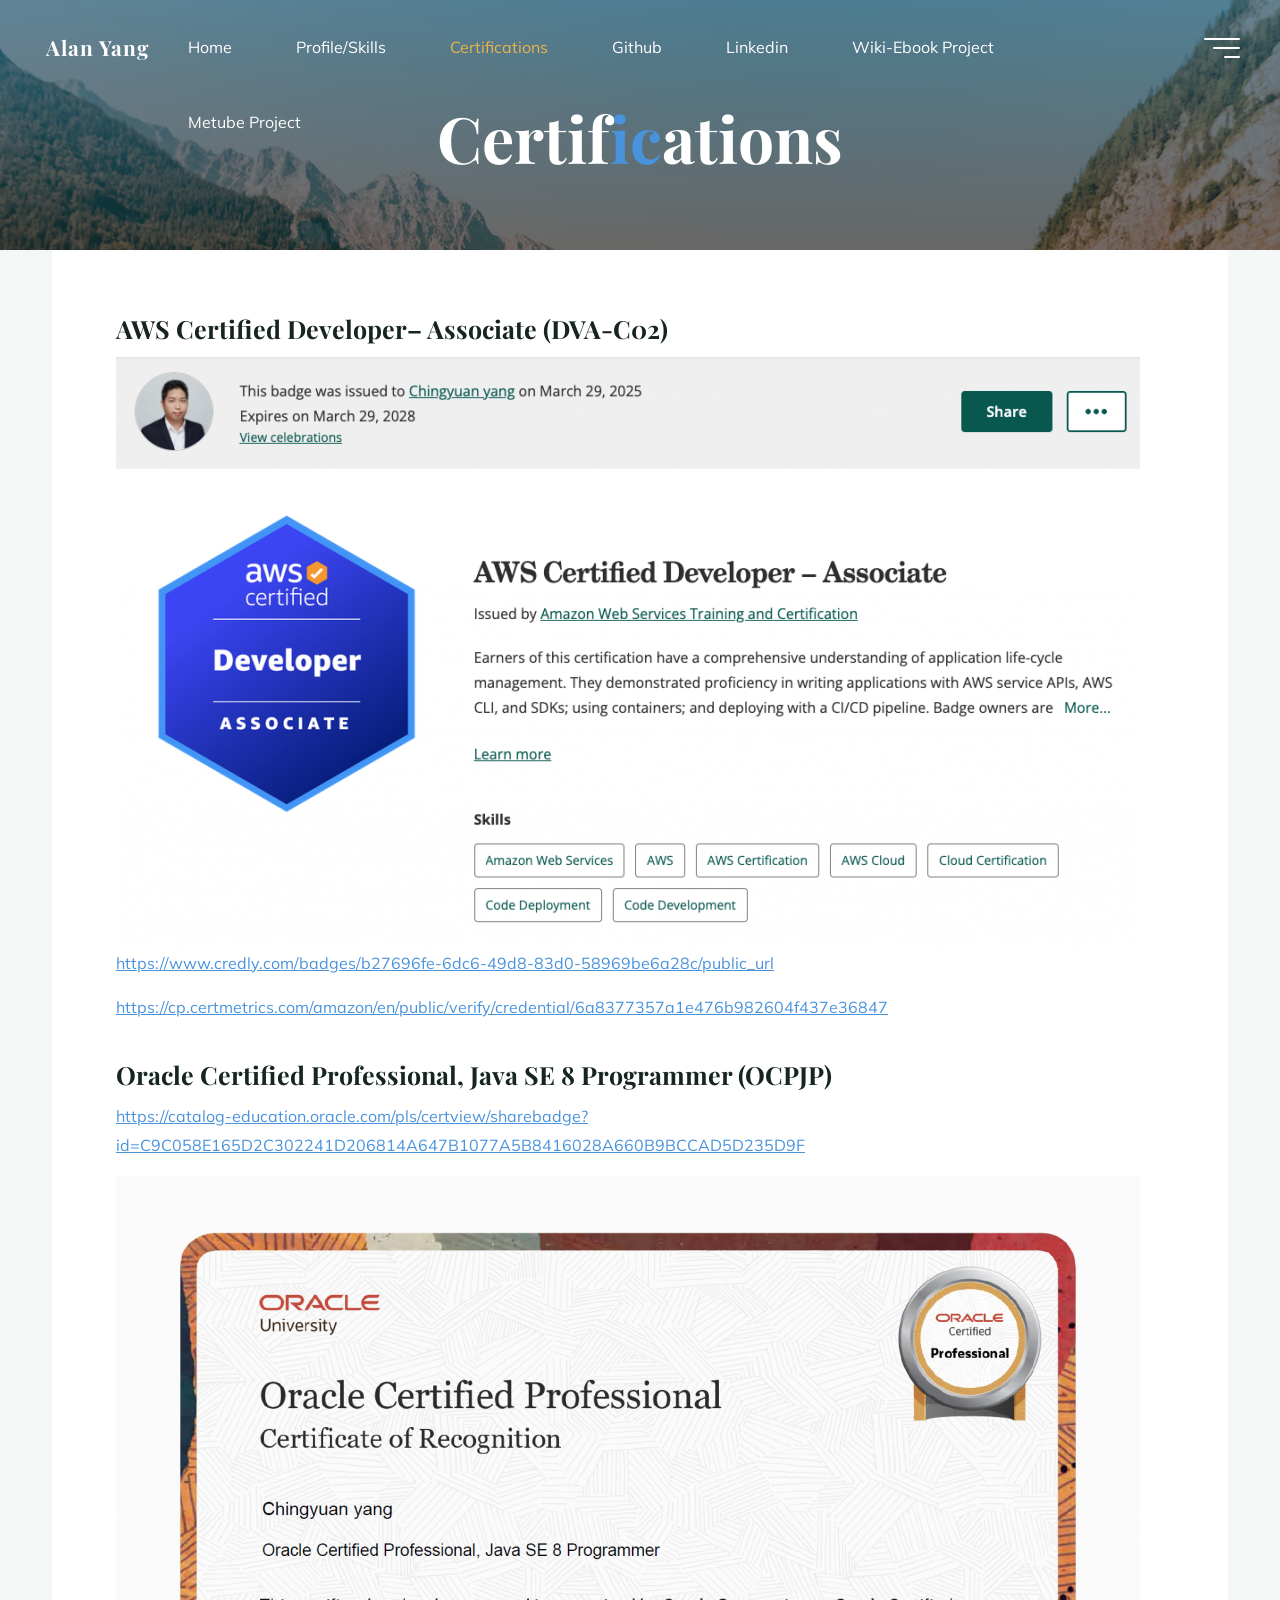
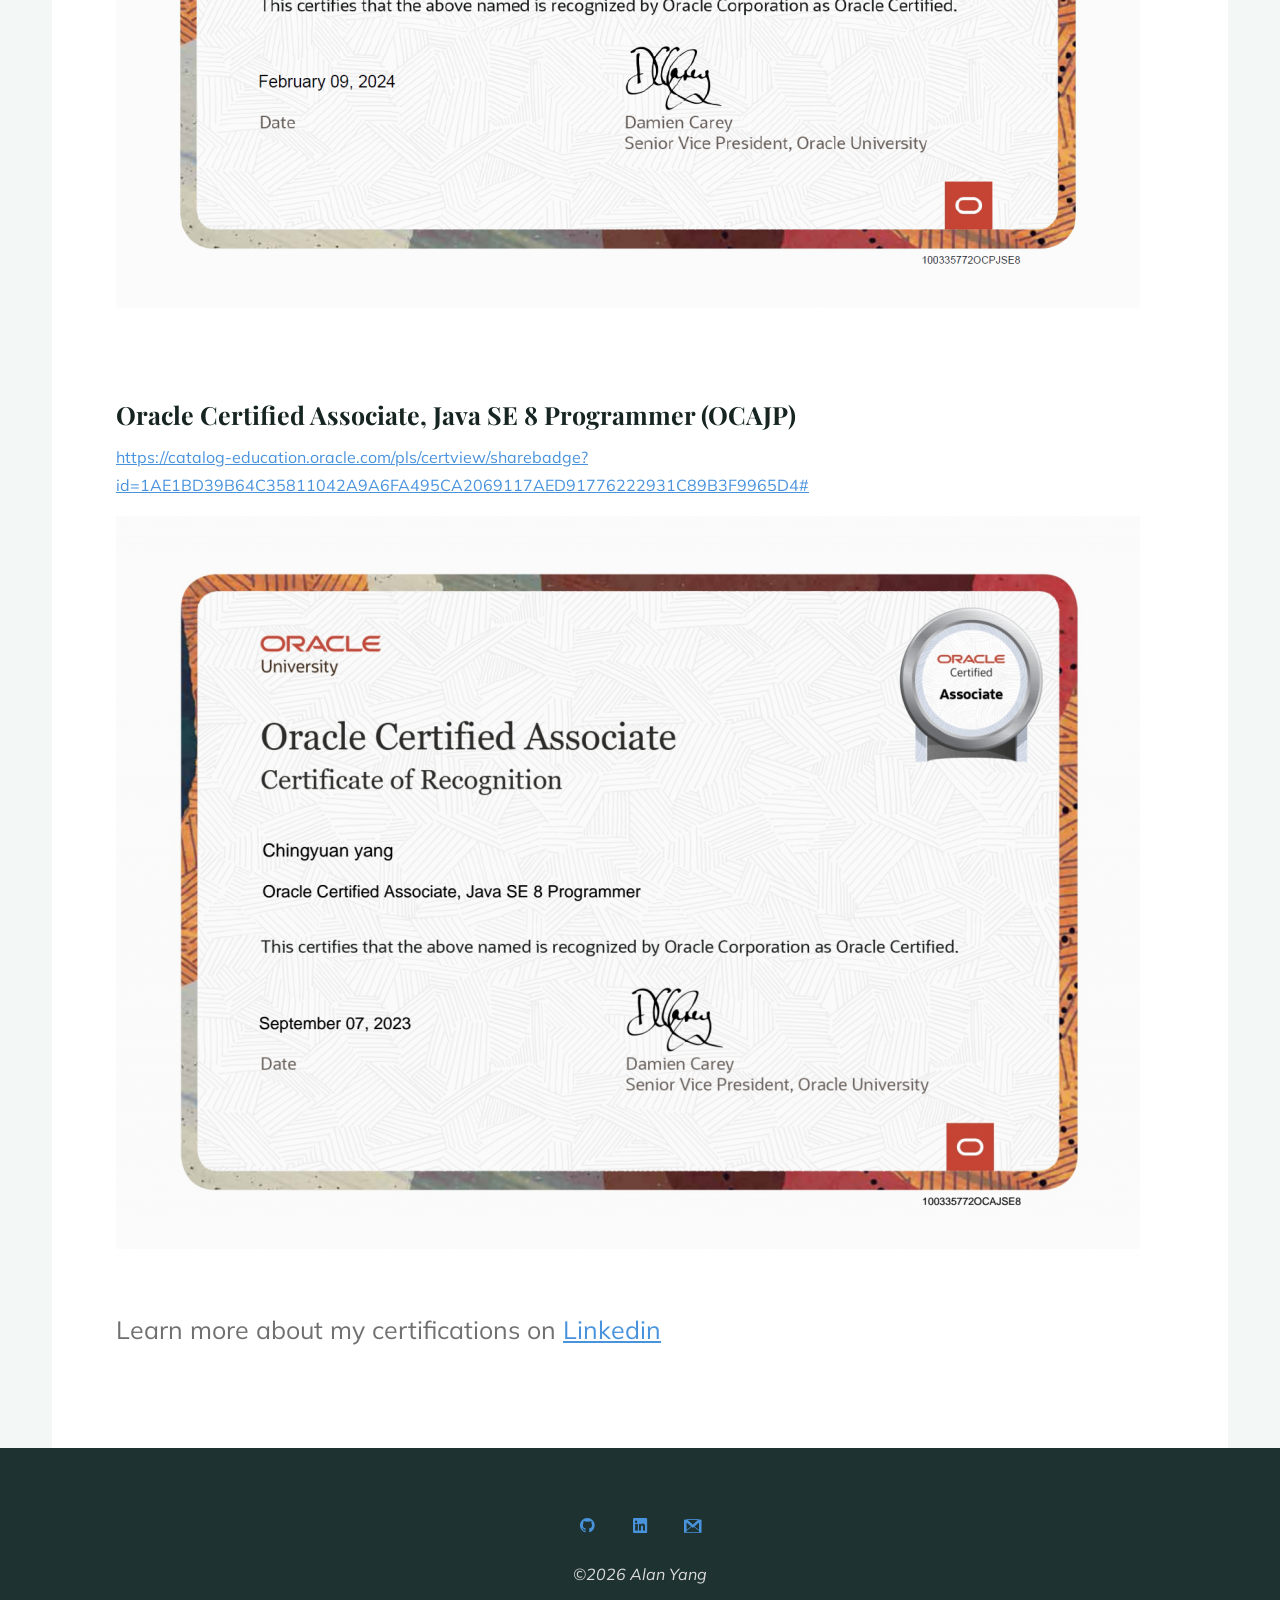
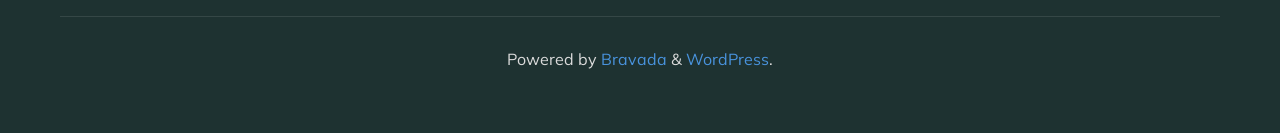
<file: certifications/index.html>
<!doctype html>
<html lang="en-US">
  <head>
    <meta
      name="viewport"
      content="width=device-width, user-scalable=yes, initial-scale=1.0"
    />
    <meta http-equiv="X-UA-Compatible" content="IE=edge" />
    <meta charset="UTF-8" />
    <link rel="profile" href="http://gmpg.org/xfn/11" />
    <title>Certifications &#8211; Alan Yang</title>
    <meta name="robots" content="max-image-preview:large" />
    <link rel="dns-prefetch" href="//fonts.googleapis.com" />
    <link
      rel="alternate"
      type="application/rss+xml"
      title="Alan Yang &raquo; Feed"
      href="https://chingyuany.github.io/portfolio/feed/"
    />
    <link
      rel="alternate"
      type="application/rss+xml"
      title="Alan Yang &raquo; Comments Feed"
      href="https://chingyuany.github.io/portfolio/comments/feed/"
    />
    <link
      rel="alternate"
      title="oEmbed (JSON)"
      type="application/json+oembed"
      href="https://chingyuany.github.io/portfolio/wp-json/oembed/1.0/embed?url=https%3A%2F%2Falanyang.pw%2Fcertifications%2F"
    />
    <style id="wp-img-auto-sizes-contain-inline-css">
      img:is([sizes="auto" i], [sizes^="auto," i]) {
        contain-intrinsic-size: 3000px 1500px;
      }
      /*# sourceURL=wp-img-auto-sizes-contain-inline-css */
    </style>
    <style id="wp-emoji-styles-inline-css">
      img.wp-smiley,
      img.emoji {
        display: inline !important;
        border: none !important;
        box-shadow: none !important;
        height: 1em !important;
        width: 1em !important;
        margin: 0 0.07em !important;
        vertical-align: -0.1em !important;
        background: none !important;
        padding: 0 !important;
      }
      /*# sourceURL=wp-emoji-styles-inline-css */
    </style>
    <style id="wp-block-library-inline-css">
      :root {
        --wp-block-synced-color: #7a00df;
        --wp-block-synced-color--rgb: 122, 0, 223;
        --wp-bound-block-color: var(--wp-block-synced-color);
        --wp-editor-canvas-background: #ddd;
        --wp-admin-theme-color: #007cba;
        --wp-admin-theme-color--rgb: 0, 124, 186;
        --wp-admin-theme-color-darker-10: #006ba1;
        --wp-admin-theme-color-darker-10--rgb: 0, 107, 160.5;
        --wp-admin-theme-color-darker-20: #005a87;
        --wp-admin-theme-color-darker-20--rgb: 0, 90, 135;
        --wp-admin-border-width-focus: 2px;
      }
      @media (min-resolution: 192dpi) {
        :root {
          --wp-admin-border-width-focus: 1.5px;
        }
      }
      .wp-element-button {
        cursor: pointer;
      }
      :root .has-very-light-gray-background-color {
        background-color: #eee;
      }
      :root .has-very-dark-gray-background-color {
        background-color: #313131;
      }
      :root .has-very-light-gray-color {
        color: #eee;
      }
      :root .has-very-dark-gray-color {
        color: #313131;
      }
      :root .has-vivid-green-cyan-to-vivid-cyan-blue-gradient-background {
        background: linear-gradient(135deg, #00d084, #0693e3);
      }
      :root .has-purple-crush-gradient-background {
        background: linear-gradient(135deg, #34e2e4, #4721fb 50%, #ab1dfe);
      }
      :root .has-hazy-dawn-gradient-background {
        background: linear-gradient(135deg, #faaca8, #dad0ec);
      }
      :root .has-subdued-olive-gradient-background {
        background: linear-gradient(135deg, #fafae1, #67a671);
      }
      :root .has-atomic-cream-gradient-background {
        background: linear-gradient(135deg, #fdd79a, #004a59);
      }
      :root .has-nightshade-gradient-background {
        background: linear-gradient(135deg, #330968, #31cdcf);
      }
      :root .has-midnight-gradient-background {
        background: linear-gradient(135deg, #020381, #2874fc);
      }
      :root {
        --wp--preset--font-size--normal: 16px;
        --wp--preset--font-size--huge: 42px;
      }
      .has-regular-font-size {
        font-size: 1em;
      }
      .has-larger-font-size {
        font-size: 2.625em;
      }
      .has-normal-font-size {
        font-size: var(--wp--preset--font-size--normal);
      }
      .has-huge-font-size {
        font-size: var(--wp--preset--font-size--huge);
      }
      :root .has-text-align-center {
        text-align: center;
      }
      :root .has-text-align-left {
        text-align: left;
      }
      :root .has-text-align-right {
        text-align: right;
      }
      .has-fit-text {
        white-space: nowrap !important;
      }
      #end-resizable-editor-section {
        display: none;
      }
      .aligncenter {
        clear: both;
      }
      .items-justified-left {
        justify-content: flex-start;
      }
      .items-justified-center {
        justify-content: center;
      }
      .items-justified-right {
        justify-content: flex-end;
      }
      .items-justified-space-between {
        justify-content: space-between;
      }
      .screen-reader-text {
        word-wrap: normal !important;
        border: 0;
        clip-path: inset(50%);
        height: 1px;
        margin: -1px;
        overflow: hidden;
        padding: 0;
        position: absolute;
        width: 1px;
        word-break: normal !important;
      }
      .screen-reader-text:focus {
        background-color: #ddd;
        clip-path: none;
        color: #444;
        display: block;
        font-size: 1em;
        height: auto;
        left: 5px;
        line-height: normal;
        padding: 15px 23px 14px;
        text-decoration: none;
        top: 5px;
        width: auto;
        z-index: 100000;
      }
      html :where(.has-border-color) {
        border-style: solid;
      }
      html
        :where(
          [style^="border-color"],
          [style*=";border-color"],
          [style*="; border-color"]
        ) {
        border-style: solid;
      }
      html
        :where(
          [style^="border-top-color"],
          [style*=";border-top-color"],
          [style*="; border-top-color"]
        ) {
        border-top-style: solid;
      }
      html
        :where(
          [style^="border-right-color"],
          [style*=";border-right-color"],
          [style*="; border-right-color"]
        ) {
        border-right-style: solid;
      }
      html
        :where(
          [style^="border-bottom-color"],
          [style*=";border-bottom-color"],
          [style*="; border-bottom-color"]
        ) {
        border-bottom-style: solid;
      }
      html
        :where(
          [style^="border-left-color"],
          [style*=";border-left-color"],
          [style*="; border-left-color"]
        ) {
        border-left-style: solid;
      }
      html
        :where(
          [style^="border-width"],
          [style*=";border-width"],
          [style*="; border-width"]
        ) {
        border-style: solid;
      }
      html
        :where(
          [style^="border-top-width"],
          [style*=";border-top-width"],
          [style*="; border-top-width"]
        ) {
        border-top-style: solid;
      }
      html
        :where(
          [style^="border-right-width"],
          [style*=";border-right-width"],
          [style*="; border-right-width"]
        ) {
        border-right-style: solid;
      }
      html
        :where(
          [style^="border-bottom-width"],
          [style*=";border-bottom-width"],
          [style*="; border-bottom-width"]
        ) {
        border-bottom-style: solid;
      }
      html
        :where(
          [style^="border-left-width"],
          [style*=";border-left-width"],
          [style*="; border-left-width"]
        ) {
        border-left-style: solid;
      }
      html :where(img[class*="wp-image-"]) {
        height: auto;
        max-width: 100%;
      }
      :where(figure) {
        margin: 0 0 1em;
      }
      html :where(.is-position-sticky) {
        --wp-admin--admin-bar--position-offset: var(
          --wp-admin--admin-bar--height,
          0px
        );
      }
      @media screen and (max-width: 600px) {
        html :where(.is-position-sticky) {
          --wp-admin--admin-bar--position-offset: 0px;
        }
      }

      /*# sourceURL=/wp-includes/css/dist/block-library/common.min.css */
    </style>
    <style id="wp-block-heading-inline-css">
      h1:where(.wp-block-heading).has-background,
      h2:where(.wp-block-heading).has-background,
      h3:where(.wp-block-heading).has-background,
      h4:where(.wp-block-heading).has-background,
      h5:where(.wp-block-heading).has-background,
      h6:where(.wp-block-heading).has-background {
        padding: 1.25em 2.375em;
      }
      h1.has-text-align-left[style*="writing-mode"]:where(
          [style*="vertical-lr"]
        ),
      h1.has-text-align-right[style*="writing-mode"]:where(
          [style*="vertical-rl"]
        ),
      h2.has-text-align-left[style*="writing-mode"]:where(
          [style*="vertical-lr"]
        ),
      h2.has-text-align-right[style*="writing-mode"]:where(
          [style*="vertical-rl"]
        ),
      h3.has-text-align-left[style*="writing-mode"]:where(
          [style*="vertical-lr"]
        ),
      h3.has-text-align-right[style*="writing-mode"]:where(
          [style*="vertical-rl"]
        ),
      h4.has-text-align-left[style*="writing-mode"]:where(
          [style*="vertical-lr"]
        ),
      h4.has-text-align-right[style*="writing-mode"]:where(
          [style*="vertical-rl"]
        ),
      h5.has-text-align-left[style*="writing-mode"]:where(
          [style*="vertical-lr"]
        ),
      h5.has-text-align-right[style*="writing-mode"]:where(
          [style*="vertical-rl"]
        ),
      h6.has-text-align-left[style*="writing-mode"]:where(
          [style*="vertical-lr"]
        ),
      h6.has-text-align-right[style*="writing-mode"]:where(
          [style*="vertical-rl"]
        ) {
        rotate: 180deg;
      }
      /*# sourceURL=https://chingyuany.github.io/portfolio/d2543f05-cde2-4e4e-b334-9ea7fa13bbe0/wp-includes/blocks/heading/style.min.css */
    </style>
    <style id="wp-block-image-inline-css">
      .wp-block-image > a,
      .wp-block-image > figure > a {
        display: inline-block;
      }
      .wp-block-image img {
        box-sizing: border-box;
        height: auto;
        max-width: 100%;
        vertical-align: bottom;
      }
      @media not (prefers-reduced-motion) {
        .wp-block-image img.hide {
          visibility: hidden;
        }
        .wp-block-image img.show {
          animation: show-content-image 0.4s;
        }
      }
      .wp-block-image[style*="border-radius"] img,
      .wp-block-image[style*="border-radius"] > a {
        border-radius: inherit;
      }
      .wp-block-image.has-custom-border img {
        box-sizing: border-box;
      }
      .wp-block-image.aligncenter {
        text-align: center;
      }
      .wp-block-image.alignfull > a,
      .wp-block-image.alignwide > a {
        width: 100%;
      }
      .wp-block-image.alignfull img,
      .wp-block-image.alignwide img {
        height: auto;
        width: 100%;
      }
      .wp-block-image .aligncenter,
      .wp-block-image .alignleft,
      .wp-block-image .alignright,
      .wp-block-image.aligncenter,
      .wp-block-image.alignleft,
      .wp-block-image.alignright {
        display: table;
      }
      .wp-block-image .aligncenter > figcaption,
      .wp-block-image .alignleft > figcaption,
      .wp-block-image .alignright > figcaption,
      .wp-block-image.aligncenter > figcaption,
      .wp-block-image.alignleft > figcaption,
      .wp-block-image.alignright > figcaption {
        caption-side: bottom;
        display: table-caption;
      }
      .wp-block-image .alignleft {
        float: left;
        margin: 0.5em 1em 0.5em 0;
      }
      .wp-block-image .alignright {
        float: right;
        margin: 0.5em 0 0.5em 1em;
      }
      .wp-block-image .aligncenter {
        margin-left: auto;
        margin-right: auto;
      }
      .wp-block-image :where(figcaption) {
        margin-bottom: 1em;
        margin-top: 0.5em;
      }
      .wp-block-image.is-style-circle-mask img {
        border-radius: 9999px;
      }
      @supports ((-webkit-mask-image: none) or (mask-image: none)) or
        (-webkit-mask-image: none) {
        .wp-block-image.is-style-circle-mask img {
          border-radius: 0;
          -webkit-mask-image: url('data:image/svg+xml;utf8,<svg viewBox="0 0 100 100" xmlns="http://www.w3.org/2000/svg"><circle cx="50" cy="50" r="50"/></svg>');
          mask-image: url('data:image/svg+xml;utf8,<svg viewBox="0 0 100 100" xmlns="http://www.w3.org/2000/svg"><circle cx="50" cy="50" r="50"/></svg>');
          mask-mode: alpha;
          -webkit-mask-position: center;
          mask-position: center;
          -webkit-mask-repeat: no-repeat;
          mask-repeat: no-repeat;
          -webkit-mask-size: contain;
          mask-size: contain;
        }
      }
      :root
        :where(
          .wp-block-image.is-style-rounded img,
          .wp-block-image .is-style-rounded img
        ) {
        border-radius: 9999px;
      }
      .wp-block-image figure {
        margin: 0;
      }
      .wp-lightbox-container {
        display: flex;
        flex-direction: column;
        position: relative;
      }
      .wp-lightbox-container img {
        cursor: zoom-in;
      }
      .wp-lightbox-container img:hover + button {
        opacity: 1;
      }
      .wp-lightbox-container button {
        align-items: center;
        backdrop-filter: blur(16px) saturate(180%);
        background-color: rgba(90, 90, 90, 0.25);
        border: none;
        border-radius: 4px;
        cursor: zoom-in;
        display: flex;
        height: 20px;
        justify-content: center;
        opacity: 0;
        padding: 0;
        position: absolute;
        right: 16px;
        text-align: center;
        top: 16px;
        width: 20px;
        z-index: 100;
      }
      @media not (prefers-reduced-motion) {
        .wp-lightbox-container button {
          transition: opacity 0.2s ease;
        }
      }
      .wp-lightbox-container button:focus-visible {
        outline: 3px auto rgba(90, 90, 90, 0.25);
        outline: 3px auto -webkit-focus-ring-color;
        outline-offset: 3px;
      }
      .wp-lightbox-container button:hover {
        cursor: pointer;
        opacity: 1;
      }
      .wp-lightbox-container button:focus {
        opacity: 1;
      }
      .wp-lightbox-container button:focus,
      .wp-lightbox-container button:hover,
      .wp-lightbox-container
        button:not(:hover):not(:active):not(.has-background) {
        background-color: rgba(90, 90, 90, 0.25);
        border: none;
      }
      .wp-lightbox-overlay {
        box-sizing: border-box;
        cursor: zoom-out;
        height: 100vh;
        left: 0;
        overflow: hidden;
        position: fixed;
        top: 0;
        visibility: hidden;
        width: 100%;
        z-index: 100000;
      }
      .wp-lightbox-overlay .wp-lightbox-close-button {
        align-items: center;
        cursor: pointer;
        display: flex;
        font-family: inherit;
        gap: 8px;
        justify-content: center;
        line-height: 1;
        min-height: 40px;
        min-width: 40px;
        padding: 0 4px;
        position: absolute;
        right: calc(env(safe-area-inset-right) + 16px);
        top: calc(env(safe-area-inset-top) + 16px);
        z-index: 5000000;
      }
      .wp-lightbox-overlay .wp-lightbox-close-button:focus,
      .wp-lightbox-overlay .wp-lightbox-close-button:hover,
      .wp-lightbox-overlay
        .wp-lightbox-close-button:not(:hover):not(:active):not(
          .has-background
        ) {
        background: none;
        border: none;
      }
      .wp-lightbox-overlay
        .wp-lightbox-close-button:has(.wp-lightbox-close-text:not([hidden]))
        .wp-lightbox-close-icon
        svg {
        height: 1em;
        width: 1em;
      }
      .wp-lightbox-overlay .wp-lightbox-close-icon svg {
        display: block;
      }
      .wp-lightbox-overlay .wp-lightbox-navigation-button-next,
      .wp-lightbox-overlay .wp-lightbox-navigation-button-prev {
        align-items: center;
        bottom: 16px;
        cursor: pointer;
        display: flex;
        font-family: inherit;
        gap: 4px;
        justify-content: center;
        line-height: 1;
        min-height: 40px;
        min-width: 40px;
        padding: 0 8px;
        position: absolute;
        z-index: 2000002;
      }
      .wp-lightbox-overlay .wp-lightbox-navigation-button-next[hidden],
      .wp-lightbox-overlay .wp-lightbox-navigation-button-prev[hidden] {
        display: none;
      }
      @media (min-width: 960px) {
        .wp-lightbox-overlay .wp-lightbox-navigation-button-next,
        .wp-lightbox-overlay .wp-lightbox-navigation-button-prev {
          bottom: 50%;
          transform: translateY(-50%);
        }
      }
      .wp-lightbox-overlay .wp-lightbox-navigation-button-next:focus,
      .wp-lightbox-overlay .wp-lightbox-navigation-button-next:hover,
      .wp-lightbox-overlay
        .wp-lightbox-navigation-button-next:not(:hover):not(:active):not(
          .has-background
        ),
      .wp-lightbox-overlay .wp-lightbox-navigation-button-prev:focus,
      .wp-lightbox-overlay .wp-lightbox-navigation-button-prev:hover,
      .wp-lightbox-overlay
        .wp-lightbox-navigation-button-prev:not(:hover):not(:active):not(
          .has-background
        ) {
        background: none;
        border: none;
        padding: 0 8px;
      }
      .wp-lightbox-overlay
        .wp-lightbox-navigation-button-next:has(
          .wp-lightbox-navigation-text:not([hidden])
        )
        .wp-lightbox-navigation-icon
        svg,
      .wp-lightbox-overlay
        .wp-lightbox-navigation-button-prev:has(
          .wp-lightbox-navigation-text:not([hidden])
        )
        .wp-lightbox-navigation-icon
        svg {
        display: block;
        height: 1.5em;
        width: 1.5em;
      }
      .wp-lightbox-overlay .wp-lightbox-navigation-button-prev {
        left: calc(env(safe-area-inset-left) + 16px);
      }
      .wp-lightbox-overlay .wp-lightbox-navigation-button-next {
        right: calc(env(safe-area-inset-right) + 16px);
      }
      .wp-lightbox-overlay .wp-lightbox-navigation-icon svg {
        vertical-align: middle;
      }
      .wp-lightbox-overlay .lightbox-image-container {
        height: var(--wp--lightbox-container-height);
        left: 50%;
        overflow: hidden;
        position: absolute;
        top: 50%;
        transform: translate(-50%, -50%);
        transform-origin: top left;
        width: var(--wp--lightbox-container-width);
        z-index: 2000001;
      }
      .wp-lightbox-overlay .wp-block-image {
        align-items: center;
        box-sizing: border-box;
        display: flex;
        height: 100%;
        justify-content: center;
        margin: 0;
        position: relative;
        transform-origin: 0 0;
        width: 100%;
        z-index: 3000000;
      }
      .wp-lightbox-overlay .wp-block-image img {
        height: var(--wp--lightbox-image-height);
        min-height: var(--wp--lightbox-image-height);
        min-width: var(--wp--lightbox-image-width);
        width: var(--wp--lightbox-image-width);
      }
      .wp-lightbox-overlay .wp-block-image figcaption {
        display: none;
      }
      .wp-lightbox-overlay button {
        background: none;
        border: none;
      }
      .wp-lightbox-overlay .scrim {
        background-color: #fff;
        height: 100%;
        opacity: 0.9;
        position: absolute;
        width: 100%;
        z-index: 2000000;
      }
      .wp-lightbox-overlay.active {
        visibility: visible;
      }
      @media not (prefers-reduced-motion) {
        .wp-lightbox-overlay.active {
          animation: turn-on-visibility 0.25s both;
        }
        .wp-lightbox-overlay.active img {
          animation: turn-on-visibility 0.35s both;
        }
        .wp-lightbox-overlay.show-closing-animation:not(.active) {
          animation: turn-off-visibility 0.35s both;
        }
        .wp-lightbox-overlay.show-closing-animation:not(.active) img {
          animation: turn-off-visibility 0.25s both;
        }
        .wp-lightbox-overlay.zoom.active {
          animation: none;
          opacity: 1;
          visibility: visible;
        }
        .wp-lightbox-overlay.zoom.active .lightbox-image-container {
          animation: lightbox-zoom-in 0.4s;
        }
        .wp-lightbox-overlay.zoom.active .lightbox-image-container img {
          animation: none;
        }
        .wp-lightbox-overlay.zoom.active .scrim {
          animation: turn-on-visibility 0.4s forwards;
        }
        .wp-lightbox-overlay.zoom.show-closing-animation:not(.active) {
          animation: none;
        }
        .wp-lightbox-overlay.zoom.show-closing-animation:not(.active)
          .lightbox-image-container {
          animation: lightbox-zoom-out 0.4s;
        }
        .wp-lightbox-overlay.zoom.show-closing-animation:not(.active)
          .lightbox-image-container
          img {
          animation: none;
        }
        .wp-lightbox-overlay.zoom.show-closing-animation:not(.active) .scrim {
          animation: turn-off-visibility 0.4s forwards;
        }
      }
      @keyframes show-content-image {
        0% {
          visibility: hidden;
        }
        99% {
          visibility: hidden;
        }
        to {
          visibility: visible;
        }
      }
      @keyframes turn-on-visibility {
        0% {
          opacity: 0;
        }
        to {
          opacity: 1;
        }
      }
      @keyframes turn-off-visibility {
        0% {
          opacity: 1;
          visibility: visible;
        }
        99% {
          opacity: 0;
          visibility: visible;
        }
        to {
          opacity: 0;
          visibility: hidden;
        }
      }
      @keyframes lightbox-zoom-in {
        0% {
          transform: translate(
              calc(
                (-100vw + var(--wp--lightbox-scrollbar-width)) / 2 +
                  var(--wp--lightbox-initial-left-position)
              ),
              calc(-50vh + var(--wp--lightbox-initial-top-position))
            )
            scale(var(--wp--lightbox-scale));
        }
        to {
          transform: translate(-50%, -50%) scale(1);
        }
      }
      @keyframes lightbox-zoom-out {
        0% {
          transform: translate(-50%, -50%) scale(1);
          visibility: visible;
        }
        99% {
          visibility: visible;
        }
        to {
          transform: translate(
              calc(
                (-100vw + var(--wp--lightbox-scrollbar-width)) / 2 +
                  var(--wp--lightbox-initial-left-position)
              ),
              calc(-50vh + var(--wp--lightbox-initial-top-position))
            )
            scale(var(--wp--lightbox-scale));
          visibility: hidden;
        }
      }
      /*# sourceURL=https://chingyuany.github.io/portfolio/d2543f05-cde2-4e4e-b334-9ea7fa13bbe0/wp-includes/blocks/image/style.min.css */
    </style>
    <style id="wp-block-paragraph-inline-css">
      .is-small-text {
        font-size: 0.875em;
      }
      .is-regular-text {
        font-size: 1em;
      }
      .is-large-text {
        font-size: 2.25em;
      }
      .is-larger-text {
        font-size: 3em;
      }
      .has-drop-cap:not(:focus):first-letter {
        float: left;
        font-size: 8.4em;
        font-style: normal;
        font-weight: 100;
        line-height: 0.68;
        margin: 0.05em 0.1em 0 0;
        text-transform: uppercase;
      }
      body.rtl .has-drop-cap:not(:focus):first-letter {
        float: none;
        margin-left: 0.1em;
      }
      p.has-drop-cap.has-background {
        overflow: hidden;
      }
      :root :where(p.has-background) {
        padding: 1.25em 2.375em;
      }
      :where(p.has-text-color:not(.has-link-color)) a {
        color: inherit;
      }
      p.has-text-align-left[style*="writing-mode:vertical-lr"],
      p.has-text-align-right[style*="writing-mode:vertical-rl"] {
        rotate: 180deg;
      }
      /*# sourceURL=https://chingyuany.github.io/portfolio/d2543f05-cde2-4e4e-b334-9ea7fa13bbe0/wp-includes/blocks/paragraph/style.min.css */
    </style>

    <style id="classic-theme-styles-inline-css">
      /*! This file is auto-generated */
      .wp-block-button__link {
        color: #fff;
        background-color: #32373c;
        border-radius: 9999px;
        box-shadow: none;
        text-decoration: none;
        padding: calc(0.667em + 2px) calc(1.333em + 2px);
        font-size: 1.125em;
      }
      .wp-block-file__button {
        background: #32373c;
        color: #fff;
        text-decoration: none;
      }
      /*# sourceURL=/wp-includes/css/classic-themes.min.css */
    </style>

    <style id="global-styles-inline-css">
      :root {
        --wp--preset--aspect-ratio--square: 1;
        --wp--preset--aspect-ratio--4-3: 4/3;
        --wp--preset--aspect-ratio--3-4: 3/4;
        --wp--preset--aspect-ratio--3-2: 3/2;
        --wp--preset--aspect-ratio--2-3: 2/3;
        --wp--preset--aspect-ratio--16-9: 16/9;
        --wp--preset--aspect-ratio--9-16: 9/16;
        --wp--preset--color--black: #000000;
        --wp--preset--color--cyan-bluish-gray: #abb8c3;
        --wp--preset--color--white: #ffffff;
        --wp--preset--color--pale-pink: #f78da7;
        --wp--preset--color--vivid-red: #cf2e2e;
        --wp--preset--color--luminous-vivid-orange: #ff6900;
        --wp--preset--color--luminous-vivid-amber: #fcb900;
        --wp--preset--color--light-green-cyan: #7bdcb5;
        --wp--preset--color--vivid-green-cyan: #00d084;
        --wp--preset--color--pale-cyan-blue: #8ed1fc;
        --wp--preset--color--vivid-cyan-blue: #0693e3;
        --wp--preset--color--vivid-purple: #9b51e0;
        --wp--preset--color--accent-1: #4993dd;
        --wp--preset--color--accent-2: #0f8b8d;
        --wp--preset--color--headings: #162521;
        --wp--preset--color--sitetext: #707070;
        --wp--preset--color--sitebg: #ffffff;
        --wp--preset--gradient--vivid-cyan-blue-to-vivid-purple: linear-gradient(
          135deg,
          rgb(6, 147, 227) 0%,
          rgb(155, 81, 224) 100%
        );
        --wp--preset--gradient--light-green-cyan-to-vivid-green-cyan: linear-gradient(
          135deg,
          rgb(122, 220, 180) 0%,
          rgb(0, 208, 130) 100%
        );
        --wp--preset--gradient--luminous-vivid-amber-to-luminous-vivid-orange: linear-gradient(
          135deg,
          rgb(252, 185, 0) 0%,
          rgb(255, 105, 0) 100%
        );
        --wp--preset--gradient--luminous-vivid-orange-to-vivid-red: linear-gradient(
          135deg,
          rgb(255, 105, 0) 0%,
          rgb(207, 46, 46) 100%
        );
        --wp--preset--gradient--very-light-gray-to-cyan-bluish-gray: linear-gradient(
          135deg,
          rgb(238, 238, 238) 0%,
          rgb(169, 184, 195) 100%
        );
        --wp--preset--gradient--cool-to-warm-spectrum: linear-gradient(
          135deg,
          rgb(74, 234, 220) 0%,
          rgb(151, 120, 209) 20%,
          rgb(207, 42, 186) 40%,
          rgb(238, 44, 130) 60%,
          rgb(251, 105, 98) 80%,
          rgb(254, 248, 76) 100%
        );
        --wp--preset--gradient--blush-light-purple: linear-gradient(
          135deg,
          rgb(255, 206, 236) 0%,
          rgb(152, 150, 240) 100%
        );
        --wp--preset--gradient--blush-bordeaux: linear-gradient(
          135deg,
          rgb(254, 205, 165) 0%,
          rgb(254, 45, 45) 50%,
          rgb(107, 0, 62) 100%
        );
        --wp--preset--gradient--luminous-dusk: linear-gradient(
          135deg,
          rgb(255, 203, 112) 0%,
          rgb(199, 81, 192) 50%,
          rgb(65, 88, 208) 100%
        );
        --wp--preset--gradient--pale-ocean: linear-gradient(
          135deg,
          rgb(255, 245, 203) 0%,
          rgb(182, 227, 212) 50%,
          rgb(51, 167, 181) 100%
        );
        --wp--preset--gradient--electric-grass: linear-gradient(
          135deg,
          rgb(202, 248, 128) 0%,
          rgb(113, 206, 126) 100%
        );
        --wp--preset--gradient--midnight: linear-gradient(
          135deg,
          rgb(2, 3, 129) 0%,
          rgb(40, 116, 252) 100%
        );
        --wp--preset--font-size--small: 10px;
        --wp--preset--font-size--medium: 20px;
        --wp--preset--font-size--large: 25px;
        --wp--preset--font-size--x-large: 42px;
        --wp--preset--font-size--normal: 16px;
        --wp--preset--font-size--larger: 40px;
        --wp--preset--spacing--20: 0.44rem;
        --wp--preset--spacing--30: 0.67rem;
        --wp--preset--spacing--40: 1rem;
        --wp--preset--spacing--50: 1.5rem;
        --wp--preset--spacing--60: 2.25rem;
        --wp--preset--spacing--70: 3.38rem;
        --wp--preset--spacing--80: 5.06rem;
        --wp--preset--shadow--natural: 6px 6px 9px rgba(0, 0, 0, 0.2);
        --wp--preset--shadow--deep: 12px 12px 50px rgba(0, 0, 0, 0.4);
        --wp--preset--shadow--sharp: 6px 6px 0px rgba(0, 0, 0, 0.2);
        --wp--preset--shadow--outlined:
          6px 6px 0px -3px rgb(255, 255, 255), 6px 6px rgb(0, 0, 0);
        --wp--preset--shadow--crisp: 6px 6px 0px rgb(0, 0, 0);
      }
      .wp-block-button {
        --wp--preset--dimension--25: 25%;
        --wp--preset--dimension--50: 50%;
        --wp--preset--dimension--75: 75%;
        --wp--preset--dimension--100: 100%;
      }
      :where(body) {
        margin: 0;
      }
      :where(.is-layout-flex) {
        gap: 0.5em;
      }
      :where(.is-layout-grid) {
        gap: 0.5em;
      }
      body .is-layout-flex {
        display: flex;
      }
      .is-layout-flex {
        flex-wrap: wrap;
        align-items: center;
      }
      .is-layout-flex > :is(*, div) {
        margin: 0;
      }
      body .is-layout-grid {
        display: grid;
      }
      .is-layout-grid > :is(*, div) {
        margin: 0;
      }
      body {
        padding-top: 0px;
        padding-right: 0px;
        padding-bottom: 0px;
        padding-left: 0px;
      }
      :root :where(.wp-element-button, .wp-block-button__link) {
        background-color: #32373c;
        border-width: 0;
        color: #fff;
        font-family: inherit;
        font-size: inherit;
        font-style: inherit;
        font-weight: inherit;
        letter-spacing: inherit;
        line-height: inherit;
        padding-top: calc(0.667em + 2px);
        padding-right: calc(1.333em + 2px);
        padding-bottom: calc(0.667em + 2px);
        padding-left: calc(1.333em + 2px);
        text-decoration: none;
        text-transform: inherit;
      }
      .has-black-color {
        color: var(--wp--preset--color--black) !important;
      }
      .has-cyan-bluish-gray-color {
        color: var(--wp--preset--color--cyan-bluish-gray) !important;
      }
      .has-white-color {
        color: var(--wp--preset--color--white) !important;
      }
      .has-pale-pink-color {
        color: var(--wp--preset--color--pale-pink) !important;
      }
      .has-vivid-red-color {
        color: var(--wp--preset--color--vivid-red) !important;
      }
      .has-luminous-vivid-orange-color {
        color: var(--wp--preset--color--luminous-vivid-orange) !important;
      }
      .has-luminous-vivid-amber-color {
        color: var(--wp--preset--color--luminous-vivid-amber) !important;
      }
      .has-light-green-cyan-color {
        color: var(--wp--preset--color--light-green-cyan) !important;
      }
      .has-vivid-green-cyan-color {
        color: var(--wp--preset--color--vivid-green-cyan) !important;
      }
      .has-pale-cyan-blue-color {
        color: var(--wp--preset--color--pale-cyan-blue) !important;
      }
      .has-vivid-cyan-blue-color {
        color: var(--wp--preset--color--vivid-cyan-blue) !important;
      }
      .has-vivid-purple-color {
        color: var(--wp--preset--color--vivid-purple) !important;
      }
      .has-accent-1-color {
        color: var(--wp--preset--color--accent-1) !important;
      }
      .has-accent-2-color {
        color: var(--wp--preset--color--accent-2) !important;
      }
      .has-headings-color {
        color: var(--wp--preset--color--headings) !important;
      }
      .has-sitetext-color {
        color: var(--wp--preset--color--sitetext) !important;
      }
      .has-sitebg-color {
        color: var(--wp--preset--color--sitebg) !important;
      }
      .has-black-background-color {
        background-color: var(--wp--preset--color--black) !important;
      }
      .has-cyan-bluish-gray-background-color {
        background-color: var(--wp--preset--color--cyan-bluish-gray) !important;
      }
      .has-white-background-color {
        background-color: var(--wp--preset--color--white) !important;
      }
      .has-pale-pink-background-color {
        background-color: var(--wp--preset--color--pale-pink) !important;
      }
      .has-vivid-red-background-color {
        background-color: var(--wp--preset--color--vivid-red) !important;
      }
      .has-luminous-vivid-orange-background-color {
        background-color: var(
          --wp--preset--color--luminous-vivid-orange
        ) !important;
      }
      .has-luminous-vivid-amber-background-color {
        background-color: var(
          --wp--preset--color--luminous-vivid-amber
        ) !important;
      }
      .has-light-green-cyan-background-color {
        background-color: var(--wp--preset--color--light-green-cyan) !important;
      }
      .has-vivid-green-cyan-background-color {
        background-color: var(--wp--preset--color--vivid-green-cyan) !important;
      }
      .has-pale-cyan-blue-background-color {
        background-color: var(--wp--preset--color--pale-cyan-blue) !important;
      }
      .has-vivid-cyan-blue-background-color {
        background-color: var(--wp--preset--color--vivid-cyan-blue) !important;
      }
      .has-vivid-purple-background-color {
        background-color: var(--wp--preset--color--vivid-purple) !important;
      }
      .has-accent-1-background-color {
        background-color: var(--wp--preset--color--accent-1) !important;
      }
      .has-accent-2-background-color {
        background-color: var(--wp--preset--color--accent-2) !important;
      }
      .has-headings-background-color {
        background-color: var(--wp--preset--color--headings) !important;
      }
      .has-sitetext-background-color {
        background-color: var(--wp--preset--color--sitetext) !important;
      }
      .has-sitebg-background-color {
        background-color: var(--wp--preset--color--sitebg) !important;
      }
      .has-black-border-color {
        border-color: var(--wp--preset--color--black) !important;
      }
      .has-cyan-bluish-gray-border-color {
        border-color: var(--wp--preset--color--cyan-bluish-gray) !important;
      }
      .has-white-border-color {
        border-color: var(--wp--preset--color--white) !important;
      }
      .has-pale-pink-border-color {
        border-color: var(--wp--preset--color--pale-pink) !important;
      }
      .has-vivid-red-border-color {
        border-color: var(--wp--preset--color--vivid-red) !important;
      }
      .has-luminous-vivid-orange-border-color {
        border-color: var(
          --wp--preset--color--luminous-vivid-orange
        ) !important;
      }
      .has-luminous-vivid-amber-border-color {
        border-color: var(--wp--preset--color--luminous-vivid-amber) !important;
      }
      .has-light-green-cyan-border-color {
        border-color: var(--wp--preset--color--light-green-cyan) !important;
      }
      .has-vivid-green-cyan-border-color {
        border-color: var(--wp--preset--color--vivid-green-cyan) !important;
      }
      .has-pale-cyan-blue-border-color {
        border-color: var(--wp--preset--color--pale-cyan-blue) !important;
      }
      .has-vivid-cyan-blue-border-color {
        border-color: var(--wp--preset--color--vivid-cyan-blue) !important;
      }
      .has-vivid-purple-border-color {
        border-color: var(--wp--preset--color--vivid-purple) !important;
      }
      .has-accent-1-border-color {
        border-color: var(--wp--preset--color--accent-1) !important;
      }
      .has-accent-2-border-color {
        border-color: var(--wp--preset--color--accent-2) !important;
      }
      .has-headings-border-color {
        border-color: var(--wp--preset--color--headings) !important;
      }
      .has-sitetext-border-color {
        border-color: var(--wp--preset--color--sitetext) !important;
      }
      .has-sitebg-border-color {
        border-color: var(--wp--preset--color--sitebg) !important;
      }
      .has-vivid-cyan-blue-to-vivid-purple-gradient-background {
        background: var(
          --wp--preset--gradient--vivid-cyan-blue-to-vivid-purple
        ) !important;
      }
      .has-light-green-cyan-to-vivid-green-cyan-gradient-background {
        background: var(
          --wp--preset--gradient--light-green-cyan-to-vivid-green-cyan
        ) !important;
      }
      .has-luminous-vivid-amber-to-luminous-vivid-orange-gradient-background {
        background: var(
          --wp--preset--gradient--luminous-vivid-amber-to-luminous-vivid-orange
        ) !important;
      }
      .has-luminous-vivid-orange-to-vivid-red-gradient-background {
        background: var(
          --wp--preset--gradient--luminous-vivid-orange-to-vivid-red
        ) !important;
      }
      .has-very-light-gray-to-cyan-bluish-gray-gradient-background {
        background: var(
          --wp--preset--gradient--very-light-gray-to-cyan-bluish-gray
        ) !important;
      }
      .has-cool-to-warm-spectrum-gradient-background {
        background: var(
          --wp--preset--gradient--cool-to-warm-spectrum
        ) !important;
      }
      .has-blush-light-purple-gradient-background {
        background: var(--wp--preset--gradient--blush-light-purple) !important;
      }
      .has-blush-bordeaux-gradient-background {
        background: var(--wp--preset--gradient--blush-bordeaux) !important;
      }
      .has-luminous-dusk-gradient-background {
        background: var(--wp--preset--gradient--luminous-dusk) !important;
      }
      .has-pale-ocean-gradient-background {
        background: var(--wp--preset--gradient--pale-ocean) !important;
      }
      .has-electric-grass-gradient-background {
        background: var(--wp--preset--gradient--electric-grass) !important;
      }
      .has-midnight-gradient-background {
        background: var(--wp--preset--gradient--midnight) !important;
      }
      .has-small-font-size {
        font-size: var(--wp--preset--font-size--small) !important;
      }
      .has-medium-font-size {
        font-size: var(--wp--preset--font-size--medium) !important;
      }
      .has-large-font-size {
        font-size: var(--wp--preset--font-size--large) !important;
      }
      .has-x-large-font-size {
        font-size: var(--wp--preset--font-size--x-large) !important;
      }
      .has-normal-font-size {
        font-size: var(--wp--preset--font-size--normal) !important;
      }
      .has-larger-font-size {
        font-size: var(--wp--preset--font-size--larger) !important;
      }
      /*# sourceURL=global-styles-inline-css */
    </style>

    <link
      rel="stylesheet"
      id="bravada-themefonts-css"
      href="../d2543f05-cde2-4e4e-b334-9ea7fa13bbe0/wp-content/themes/bravada/resources/fonts/fontfaces.css?ver=1.1.4"
      media="all"
    />
    <link
      rel="stylesheet"
      id="bravada-googlefonts-css"
      href="//fonts.googleapis.com/css?family=Muli:|Playfair+Display:|Muli:100,200,300,400,500,600,700,800,900|Playfair+Display:700&#038;ver=1.1.4"
      media="all"
    />
    <link
      rel="stylesheet"
      id="bravada-main-css"
      href="../d2543f05-cde2-4e4e-b334-9ea7fa13bbe0/wp-content/themes/bravada/style.css?ver=1.1.4"
      media="all"
    />
    <style id="bravada-main-inline-css">
      body:not(.bravada-landing-page) #container,
      #colophon-inside,
      .footer-inside,
      #breadcrumbs-container-inside {
        margin: 0 auto;
        max-width: 1240px;
      }
      body:not(.bravada-landing-page) #container {
        max-width: calc(1240px - 4em);
      }
      #primary {
        width: 320px;
      }
      #secondary {
        width: 320px;
      }
      #container.one-column .main {
        width: 100%;
      }
      #container.two-columns-right #secondary {
        float: right;
      }
      #container.two-columns-right .main,
      .two-columns-right #breadcrumbs {
        width: calc(100% - 320px);
        float: left;
      }
      #container.two-columns-left #primary {
        float: left;
      }
      #container.two-columns-left .main,
      .two-columns-left #breadcrumbs {
        width: calc(100% - 320px);
        float: right;
      }
      #container.three-columns-right #primary,
      #container.three-columns-left #primary,
      #container.three-columns-sided #primary {
        float: left;
      }
      #container.three-columns-right #secondary,
      #container.three-columns-left #secondary,
      #container.three-columns-sided #secondary {
        float: left;
      }
      #container.three-columns-right #primary,
      #container.three-columns-left #secondary {
        margin-left: 0%;
        margin-right: 0%;
      }
      #container.three-columns-right .main,
      .three-columns-right #breadcrumbs {
        width: calc(100% - 640px);
        float: left;
      }
      #container.three-columns-left .main,
      .three-columns-left #breadcrumbs {
        width: calc(100% - 640px);
        float: right;
      }
      #container.three-columns-sided #secondary {
        float: right;
      }
      #container.three-columns-sided .main,
      .three-columns-sided #breadcrumbs {
        width: calc(100% - 640px);
        float: right;
      }
      .three-columns-sided #breadcrumbs {
        margin: 0 calc(0% + 320px) 0 -1920px;
      }
      html {
        font-family: Muli;
        font-size: 16px;
        font-weight: 400;
        line-height: 1.8;
      }
      #site-title {
        font-family: Playfair Display;
        font-size: 1.3em;
        font-weight: 700;
      }
      #site-text {
      }
      nav#mobile-menu #mobile-nav a {
        font-family: Playfair Display;
        font-size: 2.5em;
        font-weight: 700;
        font-size: clamp(1.3rem, 5vw, 2.5em);
      }
      nav#mobile-menu #mobile-nav ul.sub-menu a {
        font-size: clamp(1.1rem, 4vw, 2em);
      }
      nav#mobile-menu input[type="search"] {
        font-family: Playfair Display;
      }
      .widget-title,
      #comments-title,
      #reply-title,
      .related-posts .related-main-title,
      .main .author-info .page-title {
        font-family: Playfair Display;
        font-size: 1.2em;
        font-weight: 700;
        line-height: 2;
        margin-bottom: 0.5em;
      }
      .widget-title::after,
      #comments-title::after,
      #reply-title::after,
      .related-posts .related-main-title::after {
        margin-bottom: 0.5em;
      }
      .widget-container {
        font-family: Muli;
        font-size: 1em;
        font-weight: 400;
      }
      .widget-container ul li {
        line-height: 1.8;
      }
      .entry-title,
      .main .page-title {
        font-family: Playfair Display;
        font-size: 1.7em;
        font-weight: 700;
      }
      body:not(.single) .entry-meta > span {
        font-family: Muli;
        font-size: 1em;
        font-weight: 300;
      } /* single post titles/metas */
      #header-page-title .entry-title,
      .singular-title,
      .lp-staticslider .staticslider-caption-title,
      .seriousslider-theme .seriousslider-caption-title {
        font-family: Playfair Display;
        font-size: 5em;
        font-weight: 700;
        font-size: clamp(2.5em, 5vw, 5em);
        line-height: 1.3;
      }
      .single .entry-meta > span {
        font-family: Muli;
        font-size: 1.1em;
        font-weight: 300;
      }
      h1 {
        font-size: 2.33em;
      }
      h2 {
        font-size: 2.06em;
      }
      h3 {
        font-size: 1.79em;
      }
      h4 {
        font-size: 1.52em;
      }
      h5 {
        font-size: 1.25em;
      }
      h6 {
        font-size: 0.98em;
      }
      h1,
      h2,
      h3,
      h4 {
        font-family: Playfair Display;
        font-weight: 700;
      }
      .entry-content h1,
      .entry-summary h1,
      .entry-content h2,
      .entry-summary h2,
      .entry-content h3,
      .entry-summary h3,
      .entry-content h4,
      .entry-summary h4,
      .entry-content h5,
      .entry-summary h5,
      .entry-content h6,
      .entry-summary h6 {
        line-height: 1.2;
        margin-bottom: 0.5em;
      }
      .lp-section-header .lp-section-desc,
      .lp-box-title,
      .lp-tt-title,
      #nav-fixed a + a,
      #nav-below span,
      .lp-blocks.lp-blocks1 .lp-block .lp-block-readmore {
        font-family: Playfair Display;
      }
      .lp-section-header .lp-section-title {
        font-family: Muli;
      }
      blockquote cite {
        font-family: Muli;
      }
      :root {
        --bravada-accent-1: #4993dd;
        --bravada-accent-2: #0f8b8d;
      }
      .bravada-accent-1 {
        color: #4993dd;
      }
      .bravada-accent-2 {
        color: #0f8b8d;
      }
      .bravada-accent-1-bg {
        background-color: #4993dd;
      }
      .bravada-accent-2-bg {
        background-color: #0f8b8d;
      }
      body {
        color: #707070;
        background-color: #f3f7f6;
      }
      .lp-staticslider .staticslider-caption-text a {
        color: #ffffff;
      }
      #site-header-main,
      .menu-search-animated .searchform input[type="search"],
      #access .menu-search-animated .searchform,
      .site-header-bottom-fixed,
      .bravada-over-menu
        .site-header-bottom.header-fixed
        .site-header-bottom-fixed {
        background-color: #ffffff;
      }
      .bravada-over-menu .site-header-bottom-fixed {
        background: transparent;
      }
      .bravada-over-menu .header-fixed.site-header-bottom #site-title a,
      .bravada-over-menu .header-fixed.site-header-bottom #site-description {
        color: #4993dd;
      }
      .bravada-over-menu #site-title a,
      .bravada-over-menu #site-description,
      .bravada-over-menu #access > div > ul > li,
      .bravada-over-menu #access > div > ul > li > a,
      .bravada-over-menu .site-header-bottom:not(.header-fixed) #nav-toggle,
      #breadcrumbs-container span,
      #breadcrumbs-container a,
      #breadcrumbs-container i {
        color: #ffffff;
      }
      #bmobile #site-title a {
        color: #4993dd;
      }
      #site-title a::before {
        background: #4993dd;
      }
      body:not(.bravada-over-menu) .site-header-bottom #site-title a::before,
      .bravada-over-menu
        .header-fixed.site-header-bottom
        #site-title
        a::before {
        background: #0f8b8d;
      }
      body:not(.bravada-over-menu) .site-header-bottom #site-title a:hover {
        color: #4993dd;
      }
      #site-title a:hover::before {
        background: #0f8b8d;
      }
      #access > div > ul > li,
      #access > div > ul > li > a,
      .bravada-over-menu
        .header-fixed.site-header-bottom
        #access
        > div
        > ul
        > li:not([class*="current"]),
      .bravada-over-menu
        .header-fixed.site-header-bottom
        #access
        > div
        > ul
        > li:not([class*="current"])
        > a {
        color: #444444;
      }
      .hamburger span {
        background-color: #444444;
      }
      #mobile-menu,
      nav#mobile-menu #mobile-nav a {
        color: #ffffff;
      }
      nav#mobile-menu #mobile-nav > li.current_page_item > a,
      nav#mobile-menu #mobile-nav > li.current-menu-item > a,
      nav#mobile-menu #mobile-nav > li.current_page_ancestor > a,
      nav#mobile-menu #mobile-nav > li.current-menu-ancestor > a,
      nav#mobile-menu #mobile-nav a:hover {
        color: #4993dd;
      }
      nav#mobile-menu {
        color: #ffffff;
        background-color: #066664;
      }
      #mobile-nav .searchform input[type="search"] {
        border-color: #ffffff;
      }
      .burgermenu-active.bravada-over-menu
        .site-header-bottom.header-fixed
        .site-header-bottom-fixed {
        background-color: transparent;
      }
      .burgermenu-active.bravada-over-menu .site-header-bottom .hamburger span {
        background-color: #ffffff;
      }
      .bravada-over-menu:not(.burgermenu-active)
        .site-header-bottom:not(.header-fixed)
        .hamburger
        span {
        background-color: #ffffff;
      }
      .bravada-over-menu
        .header-fixed.site-header-bottom
        .side-section-element.widget_cryout_socials
        a:hover::before,
      .side-section-element.widget_cryout_socials a:hover::before {
        color: #ffffff;
      }
      #access ul.sub-menu li a,
      #access ul.children li a,
      .topmenu ul li a {
        color: #ffffff;
      }
      #access ul.sub-menu li a,
      #access ul.children li a {
        background-color: #066664;
      }
      #access ul.sub-menu li a:hover,
      #access ul.children li a:hover {
        color: #4993dd;
      }
      #access > div > ul > li.current_page_item > a,
      #access > div > ul > li.current-menu-item > a,
      #access > div > ul > li.current_page_ancestor > a,
      #access > div > ul > li.current-menu-ancestor > a,
      .bravada-over-menu
        .header-fixed.site-header-bottom
        #access
        > div
        > ul
        > li
        > a {
        color: #e9b44c;
      }
      #access ul.children > li.current_page_item > a,
      #access ul.sub-menu > li.current-menu-item > a,
      #access ul.children > li.current_page_ancestor > a,
      #access ul.sub-menu > li.current-menu-ancestor > a {
        opacity: 0.95;
      }
      #access > div > ul ul > li a:not(:only-child)::after {
        border-left-color: #066664;
      }
      #access > div > ul > li > ul::before {
        border-bottom-color: #066664;
      }
      #access ul li.special1 > a {
        background-color: #f0f0f0;
      }
      #access ul li.special2 > a {
        background-color: #444444;
        color: #ffffff;
      }
      #access ul li.accent1 > a {
        background-color: #4993dd;
        color: #ffffff;
      }
      #access ul li.accent2 > a {
        background-color: #0f8b8d;
        color: #ffffff;
      }
      #access ul li.accent1 > a:hover,
      #access ul li.accent2 > a:hover {
        color: #ffffff;
      }
      #access > div > ul > li.accent1 > a > span::before,
      #access > div > ul > li.accent2 > a > span::before {
        background-color: #ffffff;
      }
      article.hentry,
      body:not(.blog):not(.page-template-template-blog):not(.archive):not(
          .search
        )
        #container:not(.bravada-landing-page)
        .main,
      body.bravada-boxed-layout:not(.bravada-landing-page) #container {
        background-color: #ffffff;
      }
      .pagination span {
        color: #0f8b8d;
      }
      .pagination a:hover {
        background-color: #4993dd;
        color: #ffffff;
      }
      #header-overlay,
      .lp-staticslider::after,
      .seriousslider-theme .item::after {
        background-color: #08415c;
        background: -webkit-linear-gradient(90deg, #08415c 0%, #1c110a 100%);
        background: linear-gradient(180deg, #08415c 0%, #1c110a 100%);
        opacity: 0.6;
        pointer-events: none;
      }
      #header-page-title #header-page-title-inside,
      #header-page-title .entry-title,
      #header-page-title .entry-meta span,
      #header-page-title .entry-meta a,
      #header-page-title .entry-meta time,
      #header-page-title .entry-meta .icon-metas::before,
      #header-page-title .byline,
      #header-page-title #breadcrumbs-nav,
      .lp-staticslider .staticslider-caption-inside,
      .seriousslider-theme .seriousslider-caption-inside {
        color: #ffffff;
      }
      #colophon,
      #footer {
        background-color: #1e3231;
        color: #dbdbdb;
      }
      .post-thumbnail-container .featured-image-overlay::before {
        background-color: #4993dd;
        background: -webkit-gradient(
          linear,
          left top,
          left bottom,
          from(#4993dd),
          to(#0f8b8d)
        );
        background: linear-gradient(to bottom, #4993dd, #0f8b8d);
      }
      .post-thumbnail-container .featured-image-overlay::after {
        background-color: #4993dd;
        background: -webkit-gradient(
          linear,
          left top,
          left bottom,
          from(#4993dd),
          to(#0f8b8d)
        );
        background: linear-gradient(to bottom, #0f8b8d, #4993dd);
      }
      .main
        #content-masonry
        .post-thumbnail-container:hover
        + .entry-after-image
        .entry-title
        a {
        color: #4993dd;
      }
      @media (max-width: 720px) {
        .bravada-magazine-one
          .main
          #content-masonry
          .post-thumbnail-container
          + .entry-after-image {
          background-color: #ffffff;
        }
      }
      .entry-title a:active,
      .entry-title a:hover {
        color: #4993dd;
      }
      span.entry-format {
        color: #4993dd;
      }
      .main #content-masonry .format-link .entry-content a {
        background-color: #4993dd;
        color: #ffffff;
      }
      .main #content-masonry .format-link::after {
        color: #ffffff;
      }
      .cryout article.hentry.format-image,
      .cryout article.hentry.format-audio,
      .cryout article.hentry.format-video {
        background-color: #ffffff;
      }
      .format-aside,
      .format-quote {
        border-color: #eeeeee;
      }
      .single .author-info {
        border-color: #eeeeee;
      }
      .entry-content h5,
      .entry-content h6,
      .lp-text-content h5,
      .lp-text-content h6 {
        color: #0f8b8d;
      }
      .entry-content blockquote::before,
      .entry-content blockquote::after {
        color: rgba(112, 112, 112, 0.2);
      }
      .entry-content h1,
      .entry-content h2,
      .entry-content h3,
      .entry-content h4,
      .lp-text-content h1,
      .lp-text-content h2,
      .lp-text-content h3,
      .lp-text-content h4 {
        color: #162521;
      }
      .entry-title,
      .page-title {
        color: #162521;
      }
      a {
        color: #4993dd;
      }
      a:hover,
      .widget-area a,
      .entry-meta span a:hover,
      .comments-link a {
        color: #0f8b8d;
      }
      .comments-link a:hover,
      .widget-area a:hover {
        color: #4993dd;
      }
      .socials a::before,
      .socials a:hover::before {
        color: #4993dd;
      }
      .socials a::after,
      .socials a:hover::after {
        color: #0f8b8d;
      }
      .bravada-normalizedtags #content .tagcloud a {
        color: #ffffff;
        background-color: #4993dd;
      }
      .bravada-normalizedtags #content .tagcloud a:hover {
        background-color: #0f8b8d;
      }
      #nav-fixed i {
        background-color: #dbdbdb;
      }
      #nav-fixed .nav-next:hover i,
      #nav-fixed .nav-previous:hover i {
        background-color: #0f8b8d;
      }
      #nav-fixed a:hover + a,
      #nav-fixed a + a:hover {
        background-color: rgba(15, 139, 141, 1);
      }
      #nav-fixed i,
      #nav-fixed span {
        color: #ffffff;
      }
      button#toTop i::before {
        color: #4993dd;
      }
      button#toTop i::after {
        color: #0f8b8d;
      }
      @media (max-width: 800px) {
        .cryout #footer-bottom .footer-inside {
          padding-top: 2.5em;
        }
        .cryout .footer-inside a#toTop {
          background-color: #4993dd;
          color: #f3f7f6;
        }
        .cryout .footer-inside a#toTop:hover {
          opacity: 0.8;
        }
      }
      .entry-meta .icon-metas:before {
        color: #b5b5b5;
      }
      #site-title span a::before {
        width: calc(100% - 10em);
      }
      .bravada-caption-one .main .wp-caption .wp-caption-text {
        border-bottom-color: #eeeeee;
      }
      .bravada-caption-two .main .wp-caption .wp-caption-text {
        background-color: #f5f5f5;
      }
      .bravada-image-one .entry-content img[class*="align"],
      .bravada-image-one .entry-summary img[class*="align"],
      .bravada-image-two .entry-content img[class*="align"],
      .bravada-image-two .entry-summary img[class*="align"] {
        border-color: #eeeeee;
      }
      .bravada-image-five .entry-content img[class*="align"],
      .bravada-image-five .entry-summary img[class*="align"] {
        border-color: #4993dd;
      }
      .entry-summary .excerpt-fade {
        background-image: linear-gradient(to left, #ffffff, transparent);
      } /* diffs */
      span.edit-link a.post-edit-link,
      span.edit-link a.post-edit-link:hover,
      span.edit-link .icon-edit:before {
        color: #707070;
      }
      .searchform {
        border-color: #ebebeb;
      }
      .entry-meta span,
      .entry-meta a,
      .entry-utility span,
      .entry-utility a,
      .entry-meta time,
      #breadcrumbs-nav {
        color: #a7a7a7;
      }
      .main #content-masonry .post-thumbnail-container span.bl_categ,
      .main #content-masonry .post-thumbnail-container .comments-link {
        background-color: #ffffff;
      }
      .footermenu ul li span.sep {
        color: #4993dd;
      }
      .entry-meta a::after,
      .entry-utility a::after {
        background: #0f8b8d;
      }
      #header-page-title .category-metas a {
        color: #4993dd;
      }
      .entry-meta .author:hover .avatar {
        border-color: #4993dd;
      }
      .animated-title span.cry-single.animated-letter,
      .animated-title span.cry-double.animated-letter {
        color: #4993dd;
      }
      span.entry-sticky {
        color: #0f8b8d;
      }
      #commentform {
      }
      code,
      #nav-below .nav-previous a::before,
      #nav-below .nav-next a::before {
        background-color: #eeeeee;
      }
      #nav-below .nav-previous::after,
      #nav-below .nav-next::after {
        background-color: #4993dd;
      }
      pre,
      .comment-author {
        border-color: #eeeeee;
      }
      .commentlist .comment-area,
      .commentlist .pingback {
        border-color: #f3f3f3;
      }
      .commentlist img.avatar {
        background-color: #ffffff;
      }
      .comment-meta a {
        color: #bfbfbf;
      }
      .commentlist .reply a,
      .commentlist .author-name,
      .commentlist .author-name a {
        background-color: #4993dd;
        color: #ffffff;
      }
      .commentlist .reply a:hover {
        background-color: #0f8b8d;
      }
      select,
      input[type],
      textarea {
        color: #707070;
        background-color: #f5f5f5;
      }
      .sidey select {
        background-color: #ffffff;
      }
      .searchform .searchsubmit {
        background: #4993dd;
      }
      .searchform:hover .searchsubmit {
        background: #0f8b8d;
      }
      .searchform input[type="search"],
      .searchform input[type="search"]:hover,
      .searchform input[type="search"]:focus {
        background-color: #ffffff;
      }
      input[type]:hover,
      textarea:hover,
      select:hover,
      input[type]:focus,
      textarea:focus,
      select:focus {
        border-color: #dcdcdc;
      }
      button,
      input[type="button"],
      input[type="submit"],
      input[type="reset"] {
        background-color: #4993dd;
        color: #ffffff;
      }
      button:hover,
      input[type="button"]:hover,
      input[type="submit"]:hover,
      input[type="reset"]:hover {
        background-color: #0f8b8d;
      }
      .comment-form-author input,
      .comment-form-email input,
      .comment-form-url input,
      .comment-form-comment textarea {
        background-color: #f0f0f0;
      }
      .comment-form-author input:hover,
      .comment-form-email input:hover,
      .comment-form-url input:hover,
      .comment-form-comment textarea:hover,
      .comment-form-author input:focus,
      .comment-form-email input:focus,
      .comment-form-url input:focus,
      .comment-form-comment textarea:focus {
        background-color: #4993dd;
        color: #ffffff;
      }
      .comment-form-author,
      .comment-form-email {
        border-color: #ffffff;
      }
      hr {
        background-color: #f0f0f0;
      }
      .cryout-preloader-inside .bounce1 {
        background-color: #4993dd;
      }
      .cryout-preloader-inside .bounce2 {
        background-color: #0f8b8d;
      }
      .page-header.pad-container {
        background-color: #ffffff;
      } /* gutenberg */
      .wp-block-image.alignwide {
        margin-left: calc((0% + 4em) * -1);
        margin-right: calc((0% + 4em) * -1);
      }
      .wp-block-image.alignwide img {
        width: calc(100% + 8em);
        max-width: calc(100% + 8em);
      }
      .has-accent-1-color,
      .has-accent-1-color:hover {
        color: #4993dd;
      }
      .has-accent-2-color,
      .has-accent-2-color:hover {
        color: #0f8b8d;
      }
      .has-headings-color,
      .has-headings-color:hover {
        color: #162521;
      }
      .has-sitetext-color,
      .has-sitetext-color:hover {
        color: #707070;
      }
      .has-sitebg-color,
      .has-sitebg-color:hover {
        color: #ffffff;
      }
      .has-accent-1-background-color {
        background-color: #4993dd;
      }
      .has-accent-2-background-color {
        background-color: #0f8b8d;
      }
      .has-headings-background-color {
        background-color: #162521;
      }
      .has-sitetext-background-color {
        background-color: #707070;
      }
      .has-sitebg-background-color {
        background-color: #ffffff;
      }
      .has-small-font-size {
        font-size: 13px;
      }
      .has-regular-font-size {
        font-size: 16px;
      }
      .has-large-font-size {
        font-size: 19px;
      }
      .has-larger-font-size {
        font-size: 23px;
      }
      .has-huge-font-size {
        font-size: 23px;
      } /* woocommerce */
      .woocommerce-thumbnail-container .woocommerce-buttons-container a,
      .woocommerce-page #respond input#submit.alt,
      .woocommerce a.button.alt,
      .woocommerce-page button.button.alt,
      .woocommerce input.button.alt,
      .woocommerce #respond input#submit,
      .woocommerce a.button,
      .woocommerce button.button,
      .woocommerce input.button {
      }
      .woocommerce ul.products li.product .woocommerce-loop-category__title,
      .woocommerce ul.products li.product .woocommerce-loop-product__title,
      .woocommerce ul.products li.product h3,
      .woocommerce div.product .product_title,
      .woocommerce .woocommerce-tabs h2 {
        font-family: Muli;
      }
      .woocommerce ul.products li.product .woocommerce-loop-category__title,
      .woocommerce ul.products li.product .woocommerce-loop-product__title,
      .woocommerce ul.products li.product h3,
      .woocommerce .star-rating {
        color: #0f8b8d;
      }
      .woocommerce #respond input#submit,
      .woocommerce a.button,
      .woocommerce button.button,
      .woocommerce input.button {
        background-color: #4993dd;
        color: #ffffff;
        line-height: 1.8;
      }
      .woocommerce #respond input#submit:hover,
      .woocommerce a.button:hover,
      .woocommerce button.button:hover,
      .woocommerce input.button:hover {
        background-color: #0f8b8d;
        color: #ffffff;
      }
      .woocommerce-page #respond input#submit.alt,
      .woocommerce a.button.alt,
      .woocommerce-page button.button.alt,
      .woocommerce input.button.alt {
        color: #4993dd;
        line-height: 1.8;
      }
      .woocommerce-page #respond input#submit.alt::after,
      .woocommerce a.button.alt::after,
      .woocommerce-page button.button.alt::after,
      .woocommerce input.button.alt::after {
        content: "";
        position: absolute;
        left: 0;
        top: 0;
        width: 100%;
        height: 100%;
        outline: 2px solid;
        -webkit-transition: 0.3s ease all;
        transition: 0.3s ease all;
      }
      .woocommerce-page #respond input#submit.alt:hover::after,
      .woocommerce a.button.alt:hover::after,
      .woocommerce-page button.button.alt:hover::after,
      .woocommerce input.button.alt:hover::after {
        opacity: 0;
        -webkit-transform: scale(1.2, 1.4);
        transform: scale(1.2, 1.4);
      }
      .woocommerce-page #respond input#submit.alt:hover,
      .woocommerce a.button.alt:hover,
      .woocommerce-page button.button.alt:hover,
      .woocommerce input.button.alt:hover {
        color: #0f8b8d;
      }
      .woocommerce div.product .woocommerce-tabs ul.tabs li.active {
        border-bottom-color: #ffffff;
      }
      .woocommerce #respond input#submit.alt.disabled,
      .woocommerce #respond input#submit.alt.disabled:hover,
      .woocommerce #respond input#submit.alt:disabled,
      .woocommerce #respond input#submit.alt:disabled:hover,
      .woocommerce #respond input#submit.alt[disabled]:disabled,
      .woocommerce #respond input#submit.alt[disabled]:disabled:hover,
      .woocommerce a.button.alt.disabled,
      .woocommerce a.button.alt.disabled:hover,
      .woocommerce a.button.alt:disabled,
      .woocommerce a.button.alt:disabled:hover,
      .woocommerce a.button.alt[disabled]:disabled,
      .woocommerce a.button.alt[disabled]:disabled:hover,
      .woocommerce button.button.alt.disabled,
      .woocommerce button.button.alt.disabled:hover,
      .woocommerce button.button.alt:disabled,
      .woocommerce button.button.alt:disabled:hover,
      .woocommerce button.button.alt[disabled]:disabled,
      .woocommerce button.button.alt[disabled]:disabled:hover,
      .woocommerce input.button.alt.disabled,
      .woocommerce input.button.alt.disabled:hover,
      .woocommerce input.button.alt:disabled,
      .woocommerce input.button.alt:disabled:hover,
      .woocommerce input.button.alt[disabled]:disabled,
      .woocommerce input.button.alt[disabled]:disabled:hover {
        background-color: #0f8b8d;
        color: #fff;
      }
      .woocommerce div.product .product_title,
      .woocommerce ul.products li.product .price,
      .woocommerce div.product p.price,
      .woocommerce div.product span.price {
        color: #0f8b8d;
      }
      .woocommerce .quantity .qty {
        background-color: #eeeeee;
      }
      .woocommerce-checkout #payment {
        background: #f5f5f5;
      }
      .woocommerce .widget_price_filter .ui-slider .ui-slider-handle {
        background: #0f8b8d;
      }
      .woocommerce div.product .products > h2,
      .woocommerce .cart-collaterals h2 {
        font-family: Playfair Display;
        font-size: 1.2em;
        font-weight: 700;
        line-height: 2;
      }
      .woocommerce div.product .products > h2::after,
      .woocommerce .cart-collaterals h2::after {
        background-color: #4993dd;
      }
      .main .entry-content,
      .main .entry-summary {
        text-align: inherit;
      }
      .main p,
      .main ul,
      .main ol,
      .main dd,
      .main pre,
      .main hr {
        margin-bottom: 1em;
      }
      .main .entry-content p {
        text-indent: 0em;
      }
      .main a.post-featured-image {
        background-position: center center;
      }
      #header-widget-area {
        width: 33%;
        right: 10px;
      }
      .bravada-striped-table .main thead th,
      .bravada-bordered-table .main thead th,
      .bravada-striped-table .main td,
      .bravada-striped-table .main th,
      .bravada-bordered-table .main th,
      .bravada-bordered-table .main td {
        border-color: #e9e9e9;
      }
      .bravada-clean-table .main th,
      .bravada-striped-table .main tr:nth-child(even) td,
      .bravada-striped-table .main tr:nth-child(even) th {
        background-color: #f8f8f8;
      }
      .bravada-cropped-featured .main .post-thumbnail-container {
        height: 300px;
      }
      .bravada-responsive-featured .main .post-thumbnail-container {
        max-height: 300px;
        height: auto;
      }
      article.hentry .article-inner,
      #content-masonry article.hentry .article-inner {
        padding: 0%;
      }
      .site-header-bottom {
        height: 75px;
      }
      .site-header-bottom .site-header-inside {
        height: 75px;
      }
      .menu-search-animated,
      .menu-burger,
      #sheader-container,
      .identity,
      #nav-toggle {
        height: 75px;
        line-height: 75px;
      }
      #access div > ul > li > a,
      #access ul li[class*="icon"]::before {
        line-height: 75px;
      }
      nav#mobile-menu {
        padding-top: 85px;
      }
      body.admin-bar nav#mobile-menu {
        padding-top: 117px;
      }
      #branding {
        height: 75px;
      }
      .bravada-responsive-headerimage #masthead #header-image-main-inside {
        max-height: 250px;
      }
      .bravada-cropped-headerimage #masthead #header-image-main-inside {
        height: 250px;
      }
      #header-widget-area {
        top: 85px;
      }
      .bravada-landing-page .lp-blocks-inside,
      .bravada-landing-page .lp-boxes-inside,
      .bravada-landing-page .lp-text-inside,
      .bravada-landing-page .lp-posts-inside,
      .bravada-landing-page .lp-page-inside,
      .bravada-landing-page .lp-section-header,
      .bravada-landing-page .content-widget {
        max-width: 1240px;
      }
      @media (min-width: 960px) {
        .bravada-landing-page .lp-blocks.lp-blocks1 .lp-blocks-inside {
          max-width: calc(1240px - 5em);
          background-color: #ffffff;
        }
      }
      #header-page-title #header-page-title-inside,
      .lp-staticslider .staticslider-caption,
      .seriousslider.seriousslider-theme .seriousslider-caption {
        max-width: 1240px;
        max-width: 85%;
        padding-top: 85px;
      }
      @media (max-width: 1024px) {
        #header-page-title #header-page-title-inside,
        .lp-staticslider .staticslider-caption,
        .seriousslider.seriousslider-theme .seriousslider-caption {
          max-width: 100%;
        }
      }
      .bravada-landing-page .content-widget {
        margin: 0 auto;
      }
      a.staticslider-button,
      .seriousslider-theme .seriousslider-caption-buttons a {
        background-color: #4993dd;
      }
      a.staticslider-button:hover,
      .seriousslider-theme .seriousslider-caption-buttons a:hover {
        background-color: #0f8b8d;
      }
      .widget-title,
      #comments-title,
      #reply-title,
      .related-posts .related-main-title,
      .main .page-title,
      #nav-below em,
      .lp-text .lp-text-title,
      .lp-boxes-animated .lp-box-title {
        background-image: linear-gradient(
          to bottom,
          rgba(73, 147, 221, 0.4) 0%,
          rgba(73, 147, 221, 0.4) 100%
        );
      }
      .lp-slider {
        background-color: #f9f7f5;
      }
      .lp-blocks {
        background-color: #f9f7f5;
      }
      .lp-boxes {
        background-color: #f8f8f8;
      }
      .lp-boxes .lp-boxes-inside::before {
        background-color: #4993dd;
      }
      .lp-boxes ~ .lp-boxes .lp-boxes-inside::before {
        background-color: #0f8b8d;
      }
      .lp-boxes ~ .lp-boxes ~ .lp-boxes .lp-boxes-inside::before {
        background-color: #4993dd;
      }
      .lp-text {
        background-color: #eeebe9;
      }
      #lp-posts,
      #lp-page {
        background-color: #f3f7f6;
      }
      .lp-block {
        background-color: #ffffff;
      }
      .lp-block i[class^="blicon"]::before {
        color: #0f8b8d;
      }
      .lp-block .lp-block-title,
      .lp-text .lp-text-title {
        color: #162521;
      }
      .lp-block .lp-block-title::after {
        background-color: #4993dd;
      }
      .lp-blocks1 .lp-block i[class^="blicon"] + i[class^="blicon"]::before {
        color: #0f8b8d;
      }
      .lp-block-readmore {
        color: #c0c0c0;
      }
      .lp-block-readmore:hover {
        color: #4993dd;
      }
      .lp-text-title {
        color: #0f8b8d;
      }
      .lp-text-inside .lp-text-background {
        background-color: #ffffff;
      }
      .lp-boxes .lp-box {
        background-color: #ffffff;
      }
      .lp-boxes-animated .box-overlay {
        background-color: #0f8b8d;
      }
      .lp-boxes-animated .lp-box-readmore {
        color: #4993dd;
      }
      .lp-boxes-static .box-overlay {
        background-color: #4993dd;
      }
      .lp-box-title {
        color: #162521;
      }
      .lp-box-title:hover {
        color: #4993dd;
      }
      .lp-boxes-1 .lp-box .lp-box-image {
        height: 250px;
      }
      #cryout_ajax_more_trigger,
      .lp-port-readmore {
        color: #0f8b8d;
      }
      .lpbox-rnd1 {
        background-color: #c1c1c1;
      }
      .lpbox-rnd2 {
        background-color: #bcbcbc;
      }
      .lpbox-rnd3 {
        background-color: #b7b7b7;
      }
      .lpbox-rnd4 {
        background-color: #b2b2b2;
      }
      .lpbox-rnd5 {
        background-color: #adadad;
      }
      .lpbox-rnd6 {
        background-color: #a8a8a8;
      }
      .lpbox-rnd7 {
        background-color: #a3a3a3;
      }
      .lpbox-rnd8 {
        background-color: #9e9e9e;
      }
      /*# sourceURL=bravada-main-inline-css */
    </style>
    <link
      rel="stylesheet"
      id="cryout-serious-slider-style-css"
      href="../d2543f05-cde2-4e4e-b334-9ea7fa13bbe0/wp-content/plugins/cryout-serious-slider/resources/style.css?ver=1.4.1"
      media="all"
    />
    <script
      id="jquery-core-js"
      src="https://chingyuany.github.io/portfolio/d2543f05-cde2-4e4e-b334-9ea7fa13bbe0/wp-includes/js/jquery/jquery.min.js?ver=3.7.1"
    ></script>
    <script
      id="jquery-migrate-js"
      src="https://chingyuany.github.io/portfolio/d2543f05-cde2-4e4e-b334-9ea7fa13bbe0/wp-includes/js/jquery/jquery-migrate.min.js?ver=3.4.1"
    ></script>
    <link
      rel="https://api.w.org/"
      href="https://chingyuany.github.io/portfolio/wp-json/"
    />
    <link
      rel="alternate"
      title="JSON"
      type="application/json"
      href="https://chingyuany.github.io/portfolio/wp-json/wp/v2/pages/246"
    />
    <link
      rel="EditURI"
      type="application/rsd+xml"
      title="RSD"
      href="https://chingyuany.github.io/portfolio/d2543f05-cde2-4e4e-b334-9ea7fa13bbe0/xmlrpc.php?rsd"
    />
    <meta name="generator" content="WordPress 7.1" />
    <link
      rel="canonical"
      href="https://chingyuany.github.io/portfolio/certifications/"
    />
    <link
      rel="shortlink"
      href="https://chingyuany.github.io/portfolio/?p=246"
    />
    <noscript
      ><style>
        .cryout .cryout-preloader {
          display: none;
        }
        .cryout img[loading="lazy"] {
          opacity: 1;
        }
      </style></noscript
    >
    <link
      rel="icon"
      href="../d2543f05-cde2-4e4e-b334-9ea7fa13bbe0/wp-content/uploads/2022/06/cropped-虛擬頭像-32x32.png"
      sizes="32x32"
    />
    <link
      rel="icon"
      href="../d2543f05-cde2-4e4e-b334-9ea7fa13bbe0/wp-content/uploads/2022/06/cropped-虛擬頭像-192x192.png"
      sizes="192x192"
    />
    <link
      rel="apple-touch-icon"
      href="../d2543f05-cde2-4e4e-b334-9ea7fa13bbe0/wp-content/uploads/2022/06/cropped-虛擬頭像-180x180.png"
    />
    <meta
      name="msapplication-TileImage"
      content="../d2543f05-cde2-4e4e-b334-9ea7fa13bbe0/wp-content/uploads/2022/06/cropped-虛擬頭像-270x270.png"
    />
  </head>

  <body
    class="wp-singular page-template-default page page-id-246 wp-embed-responsive wp-theme-bravada bravada-image-none bravada-caption-one bravada-totop-normal bravada-stripped-table bravada-over-menu bravada-menu-center bravada-topsection-normal bravada-cropped-headerimage bravada-responsive-featured bravada-magazine-two bravada-magazine-layout bravada-comment-placeholder bravada-comment-icons bravada-normalizedtags bravada-animated-title bravada-lazy-noanimation bravada-article-animation-fade"
    itemscope
    itemtype="http://schema.org/WebPage"
  >
    <a
      class="skip-link screen-reader-text"
      href="#main"
      title="Skip to content"
    >
      Skip to content
    </a>
    <div id="site-wrapper">
      <header
        id="masthead"
        class="cryout"
        itemscope
        itemtype="http://schema.org/WPHeader"
      >
        <div id="site-header-main">
          <div class="site-header-top">
            <div class="site-header-inside">
              <div
                id="header-menu"
                itemscope
                itemtype="http://schema.org/SiteNavigationElement"
              ></div>
              <!-- #header-menu -->
            </div>
            <!-- #site-header-inside -->
          </div>
          <!--.site-header-top-->

          <nav id="mobile-menu" tabindex="-1">
            <div class="side-menu side-section">
              <ul id="mobile-nav" class="">
                <!-- <li class="menu-main-search menu-search-animated">
                  <form
                    role="search"
                    method="get"
                    class="searchform"
                    action="https://chingyuany.github.io/portfolio/"
                  >
                    <label>
                      <span class="screen-reader-text">Search for:</span>
                      <input
                        type="search"
                        class="s"
                        placeholder="Search"
                        value=""
                        name="s"
                        size="10"
                      />
                    </label>
                    <button
                      type="submit"
                      class="searchsubmit"
                      aria-label="Search"
                    >
                      <i class="icon-search2"></i><i class="icon-search2"></i>
                    </button>
                  </form>
                </li> -->
                <li
                  id="menu-item-166"
                  class="menu-item menu-item-type-post_type menu-item-object-page menu-item-home menu-item-166"
                >
                  <a href="https://chingyuany.github.io/portfolio/"
                    ><span>Home</span></a
                  >
                </li>
                <li
                  id="menu-item-219"
                  class="menu-item menu-item-type-post_type menu-item-object-page menu-item-219"
                >
                  <a href="https://chingyuany.github.io/portfolio/profile/"
                    ><span>Profile/Skills</span></a
                  >
                </li>
                <li
                  id="menu-item-255"
                  class="menu-item menu-item-type-post_type menu-item-object-page current-menu-item page_item page-item-246 current_page_item menu-item-255"
                >
                  <a
                    href="https://chingyuany.github.io/portfolio/certifications/"
                    aria-current="page"
                    ><span>Certifications</span></a
                  >
                </li>
                <li
                  id="menu-item-50"
                  class="menu-item menu-item-type-custom menu-item-object-custom menu-item-50"
                >
                  <a href="https://github.com/chingyuany"
                    ><span>Github</span></a
                  >
                </li>
                <li
                  id="menu-item-49"
                  class="menu-item menu-item-type-custom menu-item-object-custom menu-item-49"
                >
                  <a href="https://www.linkedin.com/in/chingyuan-yang/"
                    ><span>Linkedin</span></a
                  >
                </li>
                <li
                  id="menu-item-218"
                  class="menu-item menu-item-type-post_type menu-item-object-page menu-item-218"
                >
                  <a href="https://chingyuany.github.io/portfolio/wiki/"
                    ><span>Wiki-Ebook Project</span></a
                  >
                </li>
                <li
                  id="menu-item-217"
                  class="menu-item menu-item-type-post_type menu-item-object-page menu-item-217"
                >
                  <a
                    href="https://chingyuany.github.io/portfolio/index-php-metube/"
                    ><span>Metube Project</span></a
                  >
                </li>
              </ul>
            </div>
            <div class="side-socials side-section">
              <div class="widget-side-section-inner">
                <section class="side-section-element widget_cryout_socials">
                  <div class="widget-socials">
                    <nav id="sheader" class="socials">
                      <a
                        href="https://github.com/chingyuany"
                        class="menu-item menu-item-type-custom menu-item-object-custom menu-item-113"
                        ><span>Github</span></a
                      ><a
                        href="https://www.linkedin.com/in/chingyuan-yang/"
                        class="menu-item menu-item-type-custom menu-item-object-custom menu-item-168"
                        ><span>Linkedin</span></a
                      ><a
                        href="mailto:alanyang0510@gmail.com"
                        class="menu-item menu-item-type-custom menu-item-object-custom menu-item-169"
                        ><span>Email</span></a
                      >
                    </nav>
                  </div>
                </section>
              </div>
            </div>
          </nav>
          <!-- #mobile-menu -->

          <div class="site-header-bottom">
            <div class="site-header-bottom-fixed">
              <div class="site-header-inside">
                <div id="branding">
                  <div id="site-text">
                    <div itemprop="headline" id="site-title">
                      <span>
                        <a
                          href="https://chingyuany.github.io/portfolio/"
                          title="Portfolio"
                          rel="home"
                          >Alan Yang</a
                        >
                      </span>
                    </div>
                    <span id="site-description" itemprop="description"
                      >Portfolio</span
                    >
                  </div>
                </div>
                <!-- #branding -->

                <div class="menu-burger">
                  <button
                    class="hamburger"
                    type="button"
                    aria-label="Main menu"
                  >
                    <span></span>
                    <span></span>
                    <span></span>
                  </button>
                </div>

                <nav
                  id="access"
                  aria-label="Top Menu"
                  itemscope
                  itemtype="http://schema.org/SiteNavigationElement"
                >
                  <div>
                    <ul id="top-nav" class="">
                      <li
                        class="menu-item menu-item-type-post_type menu-item-object-page menu-item-home menu-item-166"
                      >
                        <a href="https://chingyuany.github.io/portfolio/"
                          ><span>Home</span></a
                        >
                      </li>
                      <li
                        class="menu-item menu-item-type-post_type menu-item-object-page menu-item-219"
                      >
                        <a
                          href="https://chingyuany.github.io/portfolio/profile/"
                          ><span>Profile/Skills</span></a
                        >
                      </li>
                      <li
                        class="menu-item menu-item-type-post_type menu-item-object-page current-menu-item page_item page-item-246 current_page_item menu-item-255"
                      >
                        <a
                          href="https://chingyuany.github.io/portfolio/certifications/"
                          aria-current="page"
                          ><span>Certifications</span></a
                        >
                      </li>
                      <li
                        class="menu-item menu-item-type-custom menu-item-object-custom menu-item-50"
                      >
                        <a href="https://github.com/chingyuany"
                          ><span>Github</span></a
                        >
                      </li>
                      <li
                        class="menu-item menu-item-type-custom menu-item-object-custom menu-item-49"
                      >
                        <a href="https://www.linkedin.com/in/chingyuan-yang/"
                          ><span>Linkedin</span></a
                        >
                      </li>
                      <li
                        class="menu-item menu-item-type-post_type menu-item-object-page menu-item-218"
                      >
                        <a href="https://chingyuany.github.io/portfolio/wiki/"
                          ><span>Wiki-Ebook Project</span></a
                        >
                      </li>
                      <li
                        class="menu-item menu-item-type-post_type menu-item-object-page menu-item-217"
                      >
                        <a
                          href="https://chingyuany.github.io/portfolio/index-php-metube/"
                          ><span>Metube Project</span></a
                        >
                      </li>
                    </ul>
                  </div>
                </nav>
                <!-- #access -->
              </div>
              <!-- #site-header-inside -->
            </div>
            <!-- #site-header-bottom-fixed -->
          </div>
          <!--.site-header-bottom-->
        </div>
        <!-- #site-header-main -->

        <div id="header-image-main">
          <div id="header-image-main-inside">
            <a href="#main" class="meta-arrow" tabindex="-1">
              <i class="icon-arrow" title="Read more"></i>
            </a>
            <div id="header-overlay"></div>
            <div
              class="header-image"
              style="
                background-image: url(../d2543f05-cde2-4e4e-b334-9ea7fa13bbe0/wp-content/themes/bravada/resources/images/headers/mirrorlake.jpg);
              "
            ></div>
            <img
              class="header-image"
              alt="Alan Yang"
              src="../d2543f05-cde2-4e4e-b334-9ea7fa13bbe0/wp-content/themes/bravada/resources/images/headers/mirrorlake.jpg"
            />
            <div id="header-page-title">
              <div id="header-page-title-inside">
                <div class="entry-meta pretitle-meta"></div>
                <!-- .entry-meta -->
                <div class="entry-title">Certifications</div>
                <div class="entry-meta aftertitle-meta"></div>
                <!-- .entry-meta -->
                <div class="byline"></div>
              </div>
            </div>
          </div>
          <!-- #header-image-main-inside -->
        </div>
        <!-- #header-image-main -->
      </header>
      <!-- #masthead -->

      <div id="content" class="cryout">
        <div id="container" class="one-column">
          <main id="main" class="main">
            <article
              id="post-246"
              class="post-246 page type-page status-publish hentry"
            >
              <div class="schema-image">
                <div class="entry-meta"></div>
              </div>
              <div class="article-inner">
                <header>
                  <h1 class="entry-title singular-title" itemprop="headline">
                    Certifications
                  </h1>
                </header>

                <div class="entry-content" itemprop="text">
                  <h2 class="wp-block-heading has-large-font-size">
                    <strong>AWS Certified Developer</strong>&#8211; Associate
                    (DVA-C02)
                  </h2>

                  <figure class="wp-block-image size-large">
                    <img
                      fetchpriority="high"
                      decoding="async"
                      width="1024"
                      height="592"
                      src="../d2543f05-cde2-4e4e-b334-9ea7fa13bbe0/wp-content/uploads/2025/04/with-badge-1024x592.png"
                      alt=""
                      class="wp-image-305"
                      srcset="
                        ../d2543f05-cde2-4e4e-b334-9ea7fa13bbe0/wp-content/uploads/2025/04/with-badge-1024x592.png 1024w,
                        ../d2543f05-cde2-4e4e-b334-9ea7fa13bbe0/wp-content/uploads/2025/04/with-badge-300x173.png   300w,
                        ../d2543f05-cde2-4e4e-b334-9ea7fa13bbe0/wp-content/uploads/2025/04/with-badge-768x444.png   768w,
                        ../d2543f05-cde2-4e4e-b334-9ea7fa13bbe0/wp-content/uploads/2025/04/with-badge-519x300.png   519w,
                        ../d2543f05-cde2-4e4e-b334-9ea7fa13bbe0/wp-content/uploads/2025/04/with-badge.png          1146w
                      "
                      sizes="(max-width: 1024px) 100vw, 1024px"
                    />
                  </figure>

                  <p class="wp-block-paragraph">
                    <a
                      href="https://www.credly.com/badges/b27696fe-6dc6-49d8-83d0-58969be6a28c/public_url"
                      >https://www.credly.com/badges/b27696fe-6dc6-49d8-83d0-58969be6a28c/public_url</a
                    >
                  </p>

                  <p class="wp-block-paragraph">
                    <a
                      href="https://cp.certmetrics.com/amazon/en/public/verify/credential/6a8377357a1e476b982604f437e36847"
                      >https://cp.certmetrics.com/amazon/en/public/verify/credential/6a8377357a1e476b982604f437e36847</a
                    >
                  </p>

                  <h2 class="wp-block-heading has-large-font-size">
                    <strong
                      >Oracle Certified Professional, Java SE 8 Programmer
                      (OCPJP)</strong
                    >
                  </h2>

                  <p class="wp-block-paragraph">
                    <a
                      href="https://catalog-education.oracle.com/pls/certview/sharebadge?id=C9C058E165D2C302241D206814A647B1077A5B8416028A660B9BCCAD5D235D9F"
                      >https://catalog-education.oracle.com/pls/certview/sharebadge?id=C9C058E165D2C302241D206814A647B1077A5B8416028A660B9BCCAD5D235D9F</a
                    >
                  </p>

                  <figure class="wp-block-image size-large">
                    <img
                      decoding="async"
                      width="1024"
                      height="787"
                      src="../d2543f05-cde2-4e4e-b334-9ea7fa13bbe0/wp-content/uploads/2024/02/809-1024x787.png"
                      alt=""
                      class="wp-image-269"
                      srcset="
                        ../d2543f05-cde2-4e4e-b334-9ea7fa13bbe0/wp-content/uploads/2024/02/809-1024x787.png  1024w,
                        ../d2543f05-cde2-4e4e-b334-9ea7fa13bbe0/wp-content/uploads/2024/02/809-300x231.png    300w,
                        ../d2543f05-cde2-4e4e-b334-9ea7fa13bbe0/wp-content/uploads/2024/02/809-768x591.png    768w,
                        ../d2543f05-cde2-4e4e-b334-9ea7fa13bbe0/wp-content/uploads/2024/02/809-1536x1181.png 1536w,
                        ../d2543f05-cde2-4e4e-b334-9ea7fa13bbe0/wp-content/uploads/2024/02/809-390x300.png    390w,
                        ../d2543f05-cde2-4e4e-b334-9ea7fa13bbe0/wp-content/uploads/2024/02/809.png           1627w
                      "
                      sizes="(max-width: 1024px) 100vw, 1024px"
                    />
                  </figure>

                  <h2 class="wp-block-heading has-large-font-size">
                    Oracle Certified Associate, Java SE 8 Programmer (OCAJP)
                  </h2>

                  <p class="wp-block-paragraph">
                    <a
                      href="https://catalog-education.oracle.com/pls/certview/sharebadge?id=1AE1BD39B64C35811042A9A6FA495CA2069117AED91776222931C89B3F9965D4#"
                      >https://catalog-education.oracle.com/pls/certview/sharebadge?id=1AE1BD39B64C35811042A9A6FA495CA2069117AED91776222931C89B3F9965D4#</a
                    >
                  </p>

                  <figure class="wp-block-image size-large">
                    <img
                      decoding="async"
                      width="1024"
                      height="791"
                      src="../d2543f05-cde2-4e4e-b334-9ea7fa13bbe0/wp-content/uploads/2023/10/eCertificate-1024x791.png"
                      alt=""
                      class="wp-image-251"
                      srcset="
                        ../d2543f05-cde2-4e4e-b334-9ea7fa13bbe0/wp-content/uploads/2023/10/eCertificate-1024x791.png  1024w,
                        ../d2543f05-cde2-4e4e-b334-9ea7fa13bbe0/wp-content/uploads/2023/10/eCertificate-300x232.png    300w,
                        ../d2543f05-cde2-4e4e-b334-9ea7fa13bbe0/wp-content/uploads/2023/10/eCertificate-768x593.png    768w,
                        ../d2543f05-cde2-4e4e-b334-9ea7fa13bbe0/wp-content/uploads/2023/10/eCertificate-1536x1187.png 1536w,
                        ../d2543f05-cde2-4e4e-b334-9ea7fa13bbe0/wp-content/uploads/2023/10/eCertificate-388x300.png    388w,
                        ../d2543f05-cde2-4e4e-b334-9ea7fa13bbe0/wp-content/uploads/2023/10/eCertificate.png           1584w
                      "
                      sizes="(max-width: 1024px) 100vw, 1024px"
                    />
                  </figure>

                  <p class="has-large-font-size wp-block-paragraph">
                    Learn more about my certifications on
                    <a
                      href="https://www.linkedin.com/in/chingyuan-yang/details/certifications/"
                      data-type="link"
                      data-id="https://www.linkedin.com/in/chingyuan-yang/details/certifications/"
                      >Linkedin</a
                    >
                  </p>
                </div>
                <!-- .entry-content -->

                <span class="entry-meta"> </span>
              </div>
              <!-- .article-inner -->

              <span
                class="schema-publisher"
                itemprop="publisher"
                itemscope
                itemtype="https://schema.org/Organization"
              >
                <span
                  itemprop="logo"
                  itemscope
                  itemtype="https://schema.org/ImageObject"
                >
                  <meta itemprop="url" content="https://alanyang.pw" />
                </span>
                <meta itemprop="name" content="Alan Yang" />
              </span>
              <link
                itemprop="mainEntityOfPage"
                href="https://chingyuany.github.io/portfolio/certifications/"
              />
            </article>
            <!-- #post-## -->
            <section id="comments"></section>
            <!-- #comments -->
          </main>
          <!-- #main -->
        </div>
        <!-- #container -->

        <aside id="colophon" itemscope itemtype="http://schema.org/WPSideBar">
          <div id="colophon-inside" class="footer-three"></div>
        </aside>
        <!-- #colophon -->
      </div>
      <!-- #main -->

      <footer
        id="footer"
        class="cryout"
        itemscope
        itemtype="http://schema.org/WPFooter"
      >
        <button id="toTop" aria-label="Back to Top">
          <i class="icon-back2top"></i>
        </button>
        <div id="footer-top">
          <div class="footer-inside">
            <nav id="sfooter" class="socials">
              <a
                href="https://github.com/chingyuany"
                class="menu-item menu-item-type-custom menu-item-object-custom menu-item-113"
                ><span>Github</span></a
              ><a
                href="https://www.linkedin.com/in/chingyuan-yang/"
                class="menu-item menu-item-type-custom menu-item-object-custom menu-item-168"
                ><span>Linkedin</span></a
              ><a
                href="mailto:alanyang0510@gmail.com"
                class="menu-item menu-item-type-custom menu-item-object-custom menu-item-169"
                ><span>Email</span></a
              >
            </nav>
            <div id="site-copyright">&copy;2026 Alan Yang</div>
          </div>
          <!-- #footer-inside -->
        </div>
        <!-- #footer-top -->
        <div id="footer-bottom">
          <div class="footer-inside">
            <div style="display: block; margin: 0.5em auto">
              Powered by<a
                target="_blank"
                href="http://www.cryoutcreations.eu/wordpress-themes/bravada"
                title="Bravada WordPress Theme by Cryout Creations"
              >
                Bravada</a
              >
              &amp;
              <a
                target="_blank"
                href="http://wordpress.org/"
                title="Semantic Personal Publishing Platform"
              >
                WordPress</a
              >.
            </div>
          </div>
          <!-- #footer-inside -->
        </div>
        <!-- #footer-bottom -->
      </footer>
    </div>
    <!-- site-wrapper -->
    <script type="speculationrules">
      {
        "prefetch": [
          {
            "source": "document",
            "where": {
              "and": [
                { "href_matches": "/*" },
                {
                  "not": {
                    "href_matches": [
                      "/d2543f05-cde2-4e4e-b334-9ea7fa13bbe0/wp-*.php",
                      "/d2543f05-cde2-4e4e-b334-9ea7fa13bbe0/wp-admin/*",
                      "/d2543f05-cde2-4e4e-b334-9ea7fa13bbe0/wp-content/uploads/*",
                      "/d2543f05-cde2-4e4e-b334-9ea7fa13bbe0/wp-content/*",
                      "/d2543f05-cde2-4e4e-b334-9ea7fa13bbe0/wp-content/plugins/*",
                      "/d2543f05-cde2-4e4e-b334-9ea7fa13bbe0/wp-content/themes/bravada/*",
                      "/*\\?(.+)"
                    ]
                  }
                },
                { "not": { "selector_matches": "a[rel~=\"nofollow\"]" } },
                {
                  "not": { "selector_matches": ".no-prefetch, .no-prefetch a" }
                }
              ]
            },
            "eagerness": "conservative"
          }
        ]
      }
    </script>
    <script
      data-wp-strategy="defer"
      defer
      id="cryout-serious-slider-jquerymobile-js"
      src="https://chingyuany.github.io/portfolio/d2543f05-cde2-4e4e-b334-9ea7fa13bbe0/wp-content/plugins/cryout-serious-slider/resources/jquery.mobile.custom.min.js?ver=1.4.1"
    ></script>
    <script
      data-wp-strategy="defer"
      defer
      id="cryout-serious-slider-script-js"
      src="https://chingyuany.github.io/portfolio/d2543f05-cde2-4e4e-b334-9ea7fa13bbe0/wp-content/plugins/cryout-serious-slider/resources/slider.js?ver=1.4.1"
    ></script>
    <script id="bravada-frontend-js-extra">
      var cryout_theme_settings = {
        masonry: "1",
        rtl: "",
        magazine: "2",
        fitvids: "1",
        autoscroll: "1",
        articleanimation: "fade",
        lpboxratios: [1.652, 1.377],
        is_mobile: "",
        menustyle: "0",
      };
      //# sourceURL=bravada-frontend-js-extra
    </script>
    <script
      id="bravada-frontend-js"
      defer
      src="https://chingyuany.github.io/portfolio/d2543f05-cde2-4e4e-b334-9ea7fa13bbe0/wp-content/themes/bravada/resources/js/frontend.js?ver=1.1.4"
    ></script>
    <script
      id="imagesloaded-js"
      src="https://chingyuany.github.io/portfolio/d2543f05-cde2-4e4e-b334-9ea7fa13bbe0/wp-includes/js/imagesloaded.min.js?ver=5.0.0"
    ></script>
    <script
      id="masonry-js"
      defer
      src="https://chingyuany.github.io/portfolio/d2543f05-cde2-4e4e-b334-9ea7fa13bbe0/wp-includes/js/masonry.min.js?ver=4.2.2"
    ></script>
    <script
      id="jquery-masonry-js"
      defer
      src="https://chingyuany.github.io/portfolio/d2543f05-cde2-4e4e-b334-9ea7fa13bbe0/wp-includes/js/jquery/jquery.masonry.min.js?ver=3.1.2b"
    ></script>
    <script
      async
      data-wp-strategy="async"
      fetchpriority="low"
      id="comment-reply-js"
      src="https://chingyuany.github.io/portfolio/d2543f05-cde2-4e4e-b334-9ea7fa13bbe0/wp-includes/js/comment-reply.min.js?ver=7.1"
    ></script>
    <script id="wp-emoji-settings" type="application/json">
      {
        "baseUrl": "https://s.w.org/images/core/emoji/17.0.2/72x72/",
        "ext": ".png",
        "svgUrl": "https://s.w.org/images/core/emoji/17.0.2/svg/",
        "svgExt": ".svg",
        "source": {
          "concatemoji": "https://chingyuany.github.io/portfolio/d2543f05-cde2-4e4e-b334-9ea7fa13bbe0/wp-includes/js/wp-emoji-release.min.js?ver=7.1"
        }
      }
    </script>
    <script type="module">
      /*! This file is auto-generated */
      var e = "script#wp-emoji-settings",
        t = document.querySelector(e);
      if (!(t instanceof HTMLScriptElement))
        throw new Error("Element missing: " + e);
      const r = JSON.parse(t.text),
        s = ((window._wpemojiSettings = r), "wpEmojiSettingsSupports"),
        o = ["flag", "emoji"];
      function i(e) {
        try {
          var t = { supportTests: e, timestamp: new Date().valueOf() };
          sessionStorage.setItem(s, JSON.stringify(t));
        } catch (e) {}
      }
      function c(e, t, n) {
        (e.clearRect(0, 0, e.canvas.width, e.canvas.height),
          e.fillText(t, 0, 0));
        t = new Uint32Array(
          e.getImageData(0, 0, e.canvas.width, e.canvas.height).data,
        );
        (e.clearRect(0, 0, e.canvas.width, e.canvas.height),
          e.fillText(n, 0, 0));
        const r = new Uint32Array(
          e.getImageData(0, 0, e.canvas.width, e.canvas.height).data,
        );
        return t.every((e, t) => e === r[t]);
      }
      function p(e, t) {
        (e.clearRect(0, 0, e.canvas.width, e.canvas.height),
          e.fillText(t, 0, 0));
        var n = e.getImageData(16, 16, 1, 1);
        for (let e = 0; e < n.data.length; e++) if (0 !== n.data[e]) return !1;
        return !0;
      }
      function u(e, t, n, r) {
        switch (t) {
          case "flag":
            return n(
              e,
              "\ud83c\udff3\ufe0f\u200d\u26a7\ufe0f",
              "\ud83c\udff3\ufe0f\u200b\u26a7\ufe0f",
            )
              ? !1
              : !n(
                  e,
                  "\ud83c\udde8\ud83c\uddf6",
                  "\ud83c\udde8\u200b\ud83c\uddf6",
                ) &&
                  !n(
                    e,
                    "\ud83c\udff4\udb40\udc67\udb40\udc62\udb40\udc65\udb40\udc6e\udb40\udc67\udb40\udc7f",
                    "\ud83c\udff4\u200b\udb40\udc67\u200b\udb40\udc62\u200b\udb40\udc65\u200b\udb40\udc6e\u200b\udb40\udc67\u200b\udb40\udc7f",
                  );
          case "emoji":
            return !r(e, "\ud83e\u1fac8");
        }
        return !1;
      }
      function f(e, t, n, r) {
        let a;
        const s = (a =
            "undefined" != typeof WorkerGlobalScope &&
            self instanceof WorkerGlobalScope
              ? new OffscreenCanvas(300, 150)
              : document.createElement("canvas")).getContext("2d", {
            willReadFrequently: !0,
          }),
          o = ((s.textBaseline = "top"), (s.font = "600 32px Arial"), {});
        return (
          e.forEach((e) => {
            o[e] = t(s, e, n, r);
          }),
          o
        );
      }
      function a(e) {
        var t = document.createElement("script");
        ((t.src = e), (t.defer = !0), document.head.appendChild(t));
      }
      ((r.supports = { everything: !0, everythingExceptFlag: !0 }),
        new Promise((t) => {
          let n = (function () {
            try {
              var e = JSON.parse(sessionStorage.getItem(s));
              if (
                "object" == typeof e &&
                "number" == typeof e.timestamp &&
                new Date().valueOf() < e.timestamp + 604800 &&
                "object" == typeof e.supportTests
              )
                return e.supportTests;
            } catch (e) {}
            return null;
          })();
          if (!n) {
            if (
              "undefined" != typeof Worker &&
              "undefined" != typeof OffscreenCanvas &&
              "undefined" != typeof URL &&
              URL.createObjectURL &&
              "undefined" != typeof Blob
            )
              try {
                var e =
                    "postMessage(" +
                    f.toString() +
                    "(" +
                    [
                      JSON.stringify(o),
                      u.toString(),
                      c.toString(),
                      p.toString(),
                    ].join(",") +
                    "));",
                  r = new Blob([e], { type: "text/javascript" });
                const a = new Worker(URL.createObjectURL(r), {
                  name: "wpTestEmojiSupports",
                });
                return void (a.onmessage = (e) => {
                  (i((n = e.data)), a.terminate(), t(n));
                });
              } catch (e) {}
            i((n = f(o, u, c, p)));
          }
          t(n);
        }).then((e) => {
          for (const n in e)
            ((r.supports[n] = e[n]),
              (r.supports.everything = r.supports.everything && r.supports[n]),
              "flag" !== n &&
                (r.supports.everythingExceptFlag =
                  r.supports.everythingExceptFlag && r.supports[n]));
          var t;
          ((r.supports.everythingExceptFlag =
            r.supports.everythingExceptFlag && !r.supports.flag),
            r.supports.everything ||
              ((t = r.source || {}).concatemoji
                ? a(t.concatemoji)
                : t.wpemoji && t.twemoji && (a(t.twemoji), a(t.wpemoji))));
        }));
      //# sourceURL=https://chingyuany.github.io/portfolio/d2543f05-cde2-4e4e-b334-9ea7fa13bbe0/wp-includes/js/wp-emoji-loader.min.js
    </script>
  </body>
</html>
</file>
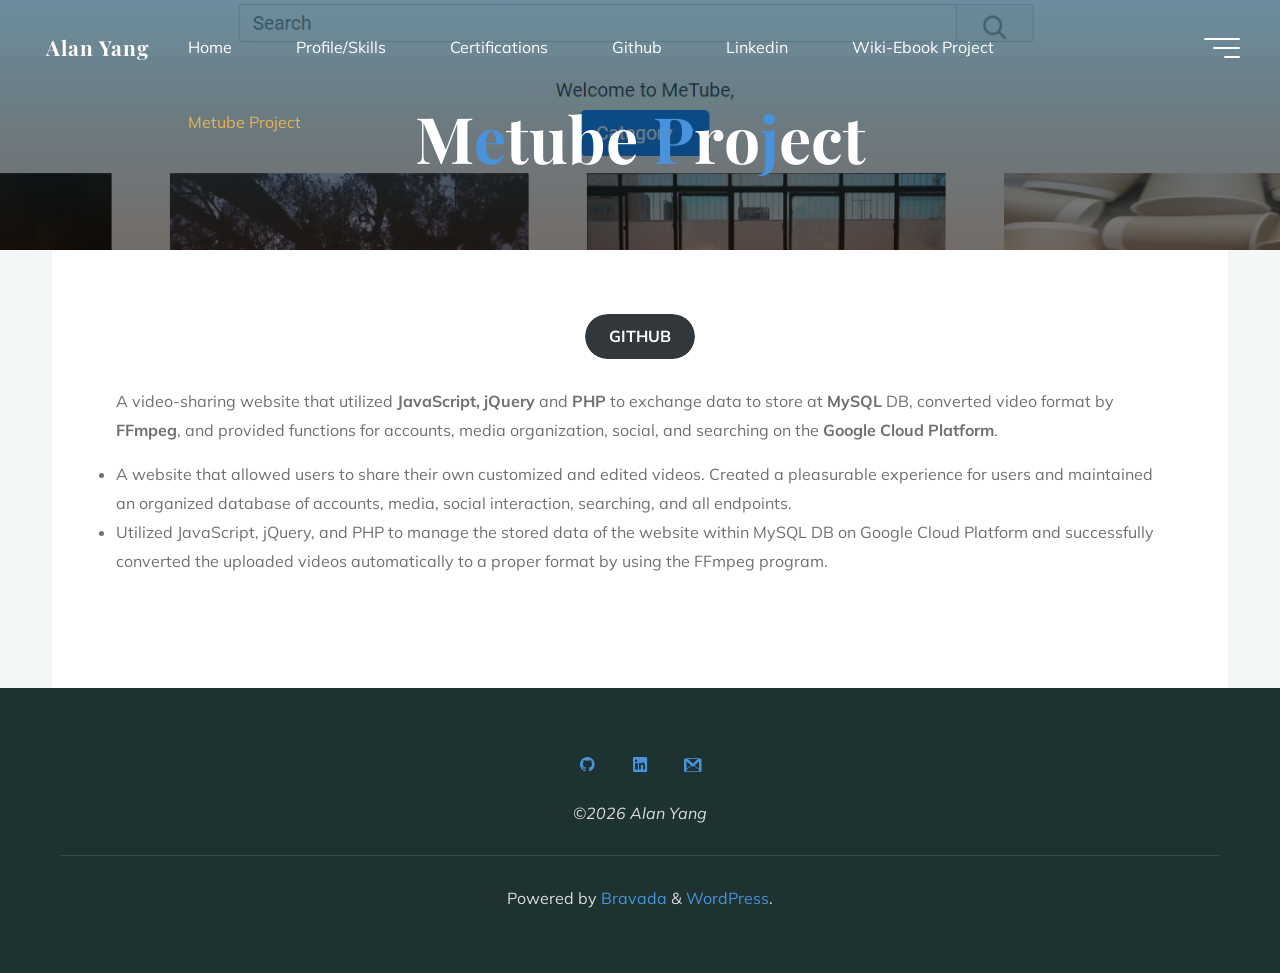
<file: index-php-metube/index.html>
<!doctype html>
<html lang="en-US">
  <head>
    <meta
      name="viewport"
      content="width=device-width, user-scalable=yes, initial-scale=1.0"
    />
    <meta http-equiv="X-UA-Compatible" content="IE=edge" />
    <meta charset="UTF-8" />
    <link rel="profile" href="http://gmpg.org/xfn/11" />
    <title>Metube Project &#8211; Alan Yang</title>
    <meta name="robots" content="max-image-preview:large" />
    <link rel="dns-prefetch" href="//fonts.googleapis.com" />
    <link
      rel="alternate"
      type="application/rss+xml"
      title="Alan Yang &raquo; Feed"
      href="https://chingyuany.github.io/portfolio/feed/"
    />
    <link
      rel="alternate"
      type="application/rss+xml"
      title="Alan Yang &raquo; Comments Feed"
      href="https://chingyuany.github.io/portfolio/comments/feed/"
    />
    <link
      rel="alternate"
      title="oEmbed (JSON)"
      type="application/json+oembed"
      href="https://chingyuany.github.io/portfolio/wp-json/oembed/1.0/embed?url=https%3A%2F%2Falanyang.pw%2Findex-php-metube%2F"
    />
    <style id="wp-img-auto-sizes-contain-inline-css">
      img:is([sizes="auto" i], [sizes^="auto," i]) {
        contain-intrinsic-size: 3000px 1500px;
      }
      /*# sourceURL=wp-img-auto-sizes-contain-inline-css */
    </style>
    <style id="wp-emoji-styles-inline-css">
      img.wp-smiley,
      img.emoji {
        display: inline !important;
        border: none !important;
        box-shadow: none !important;
        height: 1em !important;
        width: 1em !important;
        margin: 0 0.07em !important;
        vertical-align: -0.1em !important;
        background: none !important;
        padding: 0 !important;
      }
      /*# sourceURL=wp-emoji-styles-inline-css */
    </style>
    <style id="wp-block-library-inline-css">
      :root {
        --wp-block-synced-color: #7a00df;
        --wp-block-synced-color--rgb: 122, 0, 223;
        --wp-bound-block-color: var(--wp-block-synced-color);
        --wp-editor-canvas-background: #ddd;
        --wp-admin-theme-color: #007cba;
        --wp-admin-theme-color--rgb: 0, 124, 186;
        --wp-admin-theme-color-darker-10: #006ba1;
        --wp-admin-theme-color-darker-10--rgb: 0, 107, 160.5;
        --wp-admin-theme-color-darker-20: #005a87;
        --wp-admin-theme-color-darker-20--rgb: 0, 90, 135;
        --wp-admin-border-width-focus: 2px;
      }
      @media (min-resolution: 192dpi) {
        :root {
          --wp-admin-border-width-focus: 1.5px;
        }
      }
      .wp-element-button {
        cursor: pointer;
      }
      :root .has-very-light-gray-background-color {
        background-color: #eee;
      }
      :root .has-very-dark-gray-background-color {
        background-color: #313131;
      }
      :root .has-very-light-gray-color {
        color: #eee;
      }
      :root .has-very-dark-gray-color {
        color: #313131;
      }
      :root .has-vivid-green-cyan-to-vivid-cyan-blue-gradient-background {
        background: linear-gradient(135deg, #00d084, #0693e3);
      }
      :root .has-purple-crush-gradient-background {
        background: linear-gradient(135deg, #34e2e4, #4721fb 50%, #ab1dfe);
      }
      :root .has-hazy-dawn-gradient-background {
        background: linear-gradient(135deg, #faaca8, #dad0ec);
      }
      :root .has-subdued-olive-gradient-background {
        background: linear-gradient(135deg, #fafae1, #67a671);
      }
      :root .has-atomic-cream-gradient-background {
        background: linear-gradient(135deg, #fdd79a, #004a59);
      }
      :root .has-nightshade-gradient-background {
        background: linear-gradient(135deg, #330968, #31cdcf);
      }
      :root .has-midnight-gradient-background {
        background: linear-gradient(135deg, #020381, #2874fc);
      }
      :root {
        --wp--preset--font-size--normal: 16px;
        --wp--preset--font-size--huge: 42px;
      }
      .has-regular-font-size {
        font-size: 1em;
      }
      .has-larger-font-size {
        font-size: 2.625em;
      }
      .has-normal-font-size {
        font-size: var(--wp--preset--font-size--normal);
      }
      .has-huge-font-size {
        font-size: var(--wp--preset--font-size--huge);
      }
      :root .has-text-align-center {
        text-align: center;
      }
      :root .has-text-align-left {
        text-align: left;
      }
      :root .has-text-align-right {
        text-align: right;
      }
      .has-fit-text {
        white-space: nowrap !important;
      }
      #end-resizable-editor-section {
        display: none;
      }
      .aligncenter {
        clear: both;
      }
      .items-justified-left {
        justify-content: flex-start;
      }
      .items-justified-center {
        justify-content: center;
      }
      .items-justified-right {
        justify-content: flex-end;
      }
      .items-justified-space-between {
        justify-content: space-between;
      }
      .screen-reader-text {
        word-wrap: normal !important;
        border: 0;
        clip-path: inset(50%);
        height: 1px;
        margin: -1px;
        overflow: hidden;
        padding: 0;
        position: absolute;
        width: 1px;
        word-break: normal !important;
      }
      .screen-reader-text:focus {
        background-color: #ddd;
        clip-path: none;
        color: #444;
        display: block;
        font-size: 1em;
        height: auto;
        left: 5px;
        line-height: normal;
        padding: 15px 23px 14px;
        text-decoration: none;
        top: 5px;
        width: auto;
        z-index: 100000;
      }
      html :where(.has-border-color) {
        border-style: solid;
      }
      html
        :where(
          [style^="border-color"],
          [style*=";border-color"],
          [style*="; border-color"]
        ) {
        border-style: solid;
      }
      html
        :where(
          [style^="border-top-color"],
          [style*=";border-top-color"],
          [style*="; border-top-color"]
        ) {
        border-top-style: solid;
      }
      html
        :where(
          [style^="border-right-color"],
          [style*=";border-right-color"],
          [style*="; border-right-color"]
        ) {
        border-right-style: solid;
      }
      html
        :where(
          [style^="border-bottom-color"],
          [style*=";border-bottom-color"],
          [style*="; border-bottom-color"]
        ) {
        border-bottom-style: solid;
      }
      html
        :where(
          [style^="border-left-color"],
          [style*=";border-left-color"],
          [style*="; border-left-color"]
        ) {
        border-left-style: solid;
      }
      html
        :where(
          [style^="border-width"],
          [style*=";border-width"],
          [style*="; border-width"]
        ) {
        border-style: solid;
      }
      html
        :where(
          [style^="border-top-width"],
          [style*=";border-top-width"],
          [style*="; border-top-width"]
        ) {
        border-top-style: solid;
      }
      html
        :where(
          [style^="border-right-width"],
          [style*=";border-right-width"],
          [style*="; border-right-width"]
        ) {
        border-right-style: solid;
      }
      html
        :where(
          [style^="border-bottom-width"],
          [style*=";border-bottom-width"],
          [style*="; border-bottom-width"]
        ) {
        border-bottom-style: solid;
      }
      html
        :where(
          [style^="border-left-width"],
          [style*=";border-left-width"],
          [style*="; border-left-width"]
        ) {
        border-left-style: solid;
      }
      html :where(img[class*="wp-image-"]) {
        height: auto;
        max-width: 100%;
      }
      :where(figure) {
        margin: 0 0 1em;
      }
      html :where(.is-position-sticky) {
        --wp-admin--admin-bar--position-offset: var(
          --wp-admin--admin-bar--height,
          0px
        );
      }
      @media screen and (max-width: 600px) {
        html :where(.is-position-sticky) {
          --wp-admin--admin-bar--position-offset: 0px;
        }
      }

      /*# sourceURL=/wp-includes/css/dist/block-library/common.min.css */
    </style>
    <style id="wp-block-button-inline-css">
      .wp-block-button__link {
        align-content: center;
        box-sizing: border-box;
        cursor: pointer;
        display: inline-block;
        height: 100%;
        text-align: center;
        word-break: break-word;
      }
      .wp-block-button__link.aligncenter {
        text-align: center;
      }
      .wp-block-button__link.alignright {
        text-align: right;
      }
      :where(.wp-block-button__link) {
        border-radius: 9999px;
        box-shadow: none;
        padding: calc(0.667em + 2px) calc(1.333em + 2px);
        text-decoration: none;
      }
      .wp-block-button[style*="text-decoration"] .wp-block-button__link {
        text-decoration: inherit;
      }
      .wp-block-buttons > .wp-block-button.has-custom-width {
        max-width: none;
      }
      .wp-block-buttons
        > .wp-block-button.has-custom-width
        .wp-block-button__link {
        width: 100%;
      }
      .wp-block-buttons
        > .wp-block-button.has-custom-font-size
        .wp-block-button__link {
        font-size: inherit;
      }
      .wp-block-buttons > .wp-block-button[class*="wp-block-button__width"] {
        width: calc(
          var(--wp--block-button--width) * 1% -
            var(--wp--style--block-gap, 0.5em) *
            (1 - var(--wp--block-button--width) / 100)
        );
      }
      .wp-block-buttons > .wp-block-button.wp-block-button__width-25 {
        width: calc(25% - var(--wp--style--block-gap, 0.5em) * 0.75);
      }
      .wp-block-buttons > .wp-block-button.wp-block-button__width-50 {
        width: calc(50% - var(--wp--style--block-gap, 0.5em) * 0.5);
      }
      .wp-block-buttons > .wp-block-button.wp-block-button__width-75 {
        width: calc(75% - var(--wp--style--block-gap, 0.5em) * 0.25);
      }
      .wp-block-buttons > .wp-block-button.wp-block-button__width-100 {
        flex-basis: 100%;
        width: 100%;
      }
      .wp-block-buttons.is-vertical
        > .wp-block-button[class*="wp-block-button__width"] {
        width: calc(var(--wp--block-button--width) * 1%);
      }
      .wp-block-buttons.is-vertical
        > .wp-block-button.wp-block-button__width-25 {
        width: 25%;
      }
      .wp-block-buttons.is-vertical
        > .wp-block-button.wp-block-button__width-50 {
        width: 50%;
      }
      .wp-block-buttons.is-vertical
        > .wp-block-button.wp-block-button__width-75 {
        width: 75%;
      }
      .wp-block-button.is-style-squared,
      .wp-block-button__link.wp-block-button.is-style-squared {
        border-radius: 0;
      }
      .wp-block-button.no-border-radius,
      .wp-block-button__link.no-border-radius {
        border-radius: 0 !important;
      }
      :root :where(.wp-block-button .wp-block-button__link.is-style-outline),
      :root :where(.wp-block-button.is-style-outline > .wp-block-button__link) {
        border: 2px solid;
        padding: 0.667em 1.333em;
      }
      :root
        :where(
          .wp-block-button
            .wp-block-button__link.is-style-outline:not(.has-text-color)
        ),
      :root
        :where(
          .wp-block-button.is-style-outline
            > .wp-block-button__link:not(.has-text-color)
        ) {
        color: currentColor;
      }
      :root
        :where(
          .wp-block-button
            .wp-block-button__link.is-style-outline:not(.has-background)
        ),
      :root
        :where(
          .wp-block-button.is-style-outline
            > .wp-block-button__link:not(.has-background)
        ) {
        background-color: transparent;
        background-image: none;
      }
      /*# sourceURL=https://chingyuany.github.io/portfolio/d2543f05-cde2-4e4e-b334-9ea7fa13bbe0/wp-includes/blocks/button/style.min.css */
    </style>
    <style id="wp-block-list-inline-css">
      ol,
      ul {
        box-sizing: border-box;
      }
      :root :where(.wp-block-list.has-background) {
        padding: 1.25em 2.375em;
      }
      /*# sourceURL=https://chingyuany.github.io/portfolio/d2543f05-cde2-4e4e-b334-9ea7fa13bbe0/wp-includes/blocks/list/style.min.css */
    </style>
    <style id="wp-block-paragraph-inline-css">
      .is-small-text {
        font-size: 0.875em;
      }
      .is-regular-text {
        font-size: 1em;
      }
      .is-large-text {
        font-size: 2.25em;
      }
      .is-larger-text {
        font-size: 3em;
      }
      .has-drop-cap:not(:focus):first-letter {
        float: left;
        font-size: 8.4em;
        font-style: normal;
        font-weight: 100;
        line-height: 0.68;
        margin: 0.05em 0.1em 0 0;
        text-transform: uppercase;
      }
      body.rtl .has-drop-cap:not(:focus):first-letter {
        float: none;
        margin-left: 0.1em;
      }
      p.has-drop-cap.has-background {
        overflow: hidden;
      }
      :root :where(p.has-background) {
        padding: 1.25em 2.375em;
      }
      :where(p.has-text-color:not(.has-link-color)) a {
        color: inherit;
      }
      p.has-text-align-left[style*="writing-mode:vertical-lr"],
      p.has-text-align-right[style*="writing-mode:vertical-rl"] {
        rotate: 180deg;
      }
      /*# sourceURL=https://chingyuany.github.io/portfolio/d2543f05-cde2-4e4e-b334-9ea7fa13bbe0/wp-includes/blocks/paragraph/style.min.css */
    </style>
    <style id="wp-block-buttons-inline-css">
      .wp-block-buttons {
        box-sizing: border-box;
      }
      .wp-block-buttons.is-vertical {
        flex-direction: column;
      }
      .wp-block-buttons.is-vertical > .wp-block-button:last-child {
        margin-bottom: 0;
      }
      .wp-block-buttons > .wp-block-button {
        display: inline-block;
        margin: 0;
      }
      .wp-block-buttons.is-content-justification-left {
        justify-content: flex-start;
      }
      .wp-block-buttons.is-content-justification-left.is-vertical {
        align-items: flex-start;
      }
      .wp-block-buttons.is-content-justification-center {
        justify-content: center;
      }
      .wp-block-buttons.is-content-justification-center.is-vertical {
        align-items: center;
      }
      .wp-block-buttons.is-content-justification-right {
        justify-content: flex-end;
      }
      .wp-block-buttons.is-content-justification-right.is-vertical {
        align-items: flex-end;
      }
      .wp-block-buttons.is-content-justification-space-between {
        justify-content: space-between;
      }
      .wp-block-buttons.aligncenter {
        text-align: center;
      }
      .wp-block-buttons:not(
          .is-content-justification-space-between,
          .is-content-justification-right,
          .is-content-justification-left,
          .is-content-justification-center
        )
        .wp-block-button.aligncenter {
        margin-left: auto;
        margin-right: auto;
        width: 100%;
      }
      .wp-block-buttons[style*="text-decoration"] .wp-block-button,
      .wp-block-buttons[style*="text-decoration"] .wp-block-button__link {
        text-decoration: inherit;
      }
      .wp-block-buttons.has-custom-font-size .wp-block-button__link {
        font-size: inherit;
      }
      .wp-block-buttons .wp-block-button__link {
        width: 100%;
      }
      .wp-block-button.aligncenter {
        text-align: center;
      }
      /*# sourceURL=https://chingyuany.github.io/portfolio/d2543f05-cde2-4e4e-b334-9ea7fa13bbe0/wp-includes/blocks/buttons/style.min.css */
    </style>
    <style id="wp-block-columns-inline-css">
      .wp-block-columns {
        box-sizing: border-box;
        display: flex;
        flex-wrap: wrap !important;
      }
      @media (min-width: 782px) {
        .wp-block-columns {
          flex-wrap: nowrap !important;
        }
      }
      .wp-block-columns {
        align-items: normal !important;
      }
      .wp-block-columns.are-vertically-aligned-top {
        align-items: flex-start;
      }
      .wp-block-columns.are-vertically-aligned-center {
        align-items: center;
      }
      .wp-block-columns.are-vertically-aligned-bottom {
        align-items: flex-end;
      }
      @media (max-width: 781px) {
        .wp-block-columns:not(.is-not-stacked-on-mobile) > .wp-block-column {
          flex-basis: 100% !important;
        }
      }
      @media (min-width: 782px) {
        .wp-block-columns:not(.is-not-stacked-on-mobile) > .wp-block-column {
          flex-basis: 0;
          flex-grow: 1;
        }
        .wp-block-columns:not(.is-not-stacked-on-mobile)
          > .wp-block-column[style*="flex-basis"] {
          flex-grow: 0;
        }
      }
      .wp-block-columns.is-not-stacked-on-mobile {
        flex-wrap: nowrap !important;
      }
      .wp-block-columns.is-not-stacked-on-mobile > .wp-block-column {
        flex-basis: 0;
        flex-grow: 1;
      }
      .wp-block-columns.is-not-stacked-on-mobile
        > .wp-block-column[style*="flex-basis"] {
        flex-grow: 0;
      }
      :where(.wp-block-columns) {
        margin-bottom: 1.75em;
      }
      :where(.wp-block-columns.has-background) {
        padding: 1.25em 2.375em;
      }
      .wp-block-column {
        flex-grow: 1;
        min-width: 0;
        overflow-wrap: break-word;
        word-break: break-word;
      }
      .wp-block-column.is-vertically-aligned-top {
        align-self: flex-start;
      }
      .wp-block-column.is-vertically-aligned-center {
        align-self: center;
      }
      .wp-block-column.is-vertically-aligned-bottom {
        align-self: flex-end;
      }
      .wp-block-column.is-vertically-aligned-stretch {
        align-self: stretch;
      }
      .wp-block-column.is-vertically-aligned-bottom,
      .wp-block-column.is-vertically-aligned-center,
      .wp-block-column.is-vertically-aligned-top {
        width: 100%;
      }
      /*# sourceURL=https://chingyuany.github.io/portfolio/d2543f05-cde2-4e4e-b334-9ea7fa13bbe0/wp-includes/blocks/columns/style.min.css */
    </style>

    <style id="classic-theme-styles-inline-css">
      /*! This file is auto-generated */
      .wp-block-button__link {
        color: #fff;
        background-color: #32373c;
        border-radius: 9999px;
        box-shadow: none;
        text-decoration: none;
        padding: calc(0.667em + 2px) calc(1.333em + 2px);
        font-size: 1.125em;
      }
      .wp-block-file__button {
        background: #32373c;
        color: #fff;
        text-decoration: none;
      }
      /*# sourceURL=/wp-includes/css/classic-themes.min.css */
    </style>

    <style id="global-styles-inline-css">
      :root {
        --wp--preset--aspect-ratio--square: 1;
        --wp--preset--aspect-ratio--4-3: 4/3;
        --wp--preset--aspect-ratio--3-4: 3/4;
        --wp--preset--aspect-ratio--3-2: 3/2;
        --wp--preset--aspect-ratio--2-3: 2/3;
        --wp--preset--aspect-ratio--16-9: 16/9;
        --wp--preset--aspect-ratio--9-16: 9/16;
        --wp--preset--color--black: #000000;
        --wp--preset--color--cyan-bluish-gray: #abb8c3;
        --wp--preset--color--white: #ffffff;
        --wp--preset--color--pale-pink: #f78da7;
        --wp--preset--color--vivid-red: #cf2e2e;
        --wp--preset--color--luminous-vivid-orange: #ff6900;
        --wp--preset--color--luminous-vivid-amber: #fcb900;
        --wp--preset--color--light-green-cyan: #7bdcb5;
        --wp--preset--color--vivid-green-cyan: #00d084;
        --wp--preset--color--pale-cyan-blue: #8ed1fc;
        --wp--preset--color--vivid-cyan-blue: #0693e3;
        --wp--preset--color--vivid-purple: #9b51e0;
        --wp--preset--color--accent-1: #4993dd;
        --wp--preset--color--accent-2: #0f8b8d;
        --wp--preset--color--headings: #162521;
        --wp--preset--color--sitetext: #707070;
        --wp--preset--color--sitebg: #ffffff;
        --wp--preset--gradient--vivid-cyan-blue-to-vivid-purple: linear-gradient(
          135deg,
          rgb(6, 147, 227) 0%,
          rgb(155, 81, 224) 100%
        );
        --wp--preset--gradient--light-green-cyan-to-vivid-green-cyan: linear-gradient(
          135deg,
          rgb(122, 220, 180) 0%,
          rgb(0, 208, 130) 100%
        );
        --wp--preset--gradient--luminous-vivid-amber-to-luminous-vivid-orange: linear-gradient(
          135deg,
          rgb(252, 185, 0) 0%,
          rgb(255, 105, 0) 100%
        );
        --wp--preset--gradient--luminous-vivid-orange-to-vivid-red: linear-gradient(
          135deg,
          rgb(255, 105, 0) 0%,
          rgb(207, 46, 46) 100%
        );
        --wp--preset--gradient--very-light-gray-to-cyan-bluish-gray: linear-gradient(
          135deg,
          rgb(238, 238, 238) 0%,
          rgb(169, 184, 195) 100%
        );
        --wp--preset--gradient--cool-to-warm-spectrum: linear-gradient(
          135deg,
          rgb(74, 234, 220) 0%,
          rgb(151, 120, 209) 20%,
          rgb(207, 42, 186) 40%,
          rgb(238, 44, 130) 60%,
          rgb(251, 105, 98) 80%,
          rgb(254, 248, 76) 100%
        );
        --wp--preset--gradient--blush-light-purple: linear-gradient(
          135deg,
          rgb(255, 206, 236) 0%,
          rgb(152, 150, 240) 100%
        );
        --wp--preset--gradient--blush-bordeaux: linear-gradient(
          135deg,
          rgb(254, 205, 165) 0%,
          rgb(254, 45, 45) 50%,
          rgb(107, 0, 62) 100%
        );
        --wp--preset--gradient--luminous-dusk: linear-gradient(
          135deg,
          rgb(255, 203, 112) 0%,
          rgb(199, 81, 192) 50%,
          rgb(65, 88, 208) 100%
        );
        --wp--preset--gradient--pale-ocean: linear-gradient(
          135deg,
          rgb(255, 245, 203) 0%,
          rgb(182, 227, 212) 50%,
          rgb(51, 167, 181) 100%
        );
        --wp--preset--gradient--electric-grass: linear-gradient(
          135deg,
          rgb(202, 248, 128) 0%,
          rgb(113, 206, 126) 100%
        );
        --wp--preset--gradient--midnight: linear-gradient(
          135deg,
          rgb(2, 3, 129) 0%,
          rgb(40, 116, 252) 100%
        );
        --wp--preset--font-size--small: 10px;
        --wp--preset--font-size--medium: 20px;
        --wp--preset--font-size--large: 25px;
        --wp--preset--font-size--x-large: 42px;
        --wp--preset--font-size--normal: 16px;
        --wp--preset--font-size--larger: 40px;
        --wp--preset--spacing--20: 0.44rem;
        --wp--preset--spacing--30: 0.67rem;
        --wp--preset--spacing--40: 1rem;
        --wp--preset--spacing--50: 1.5rem;
        --wp--preset--spacing--60: 2.25rem;
        --wp--preset--spacing--70: 3.38rem;
        --wp--preset--spacing--80: 5.06rem;
        --wp--preset--shadow--natural: 6px 6px 9px rgba(0, 0, 0, 0.2);
        --wp--preset--shadow--deep: 12px 12px 50px rgba(0, 0, 0, 0.4);
        --wp--preset--shadow--sharp: 6px 6px 0px rgba(0, 0, 0, 0.2);
        --wp--preset--shadow--outlined:
          6px 6px 0px -3px rgb(255, 255, 255), 6px 6px rgb(0, 0, 0);
        --wp--preset--shadow--crisp: 6px 6px 0px rgb(0, 0, 0);
      }
      .wp-block-button {
        --wp--preset--dimension--25: 25%;
        --wp--preset--dimension--50: 50%;
        --wp--preset--dimension--75: 75%;
        --wp--preset--dimension--100: 100%;
      }
      :where(body) {
        margin: 0;
      }
      :where(.is-layout-flex) {
        gap: 0.5em;
      }
      :where(.is-layout-grid) {
        gap: 0.5em;
      }
      body .is-layout-flex {
        display: flex;
      }
      .is-layout-flex {
        flex-wrap: wrap;
        align-items: center;
      }
      .is-layout-flex > :is(*, div) {
        margin: 0;
      }
      body .is-layout-grid {
        display: grid;
      }
      .is-layout-grid > :is(*, div) {
        margin: 0;
      }
      body {
        padding-top: 0px;
        padding-right: 0px;
        padding-bottom: 0px;
        padding-left: 0px;
      }
      :root :where(.wp-element-button, .wp-block-button__link) {
        background-color: #32373c;
        border-width: 0;
        color: #fff;
        font-family: inherit;
        font-size: inherit;
        font-style: inherit;
        font-weight: inherit;
        letter-spacing: inherit;
        line-height: inherit;
        padding-top: calc(0.667em + 2px);
        padding-right: calc(1.333em + 2px);
        padding-bottom: calc(0.667em + 2px);
        padding-left: calc(1.333em + 2px);
        text-decoration: none;
        text-transform: inherit;
      }
      .has-black-color {
        color: var(--wp--preset--color--black) !important;
      }
      .has-cyan-bluish-gray-color {
        color: var(--wp--preset--color--cyan-bluish-gray) !important;
      }
      .has-white-color {
        color: var(--wp--preset--color--white) !important;
      }
      .has-pale-pink-color {
        color: var(--wp--preset--color--pale-pink) !important;
      }
      .has-vivid-red-color {
        color: var(--wp--preset--color--vivid-red) !important;
      }
      .has-luminous-vivid-orange-color {
        color: var(--wp--preset--color--luminous-vivid-orange) !important;
      }
      .has-luminous-vivid-amber-color {
        color: var(--wp--preset--color--luminous-vivid-amber) !important;
      }
      .has-light-green-cyan-color {
        color: var(--wp--preset--color--light-green-cyan) !important;
      }
      .has-vivid-green-cyan-color {
        color: var(--wp--preset--color--vivid-green-cyan) !important;
      }
      .has-pale-cyan-blue-color {
        color: var(--wp--preset--color--pale-cyan-blue) !important;
      }
      .has-vivid-cyan-blue-color {
        color: var(--wp--preset--color--vivid-cyan-blue) !important;
      }
      .has-vivid-purple-color {
        color: var(--wp--preset--color--vivid-purple) !important;
      }
      .has-accent-1-color {
        color: var(--wp--preset--color--accent-1) !important;
      }
      .has-accent-2-color {
        color: var(--wp--preset--color--accent-2) !important;
      }
      .has-headings-color {
        color: var(--wp--preset--color--headings) !important;
      }
      .has-sitetext-color {
        color: var(--wp--preset--color--sitetext) !important;
      }
      .has-sitebg-color {
        color: var(--wp--preset--color--sitebg) !important;
      }
      .has-black-background-color {
        background-color: var(--wp--preset--color--black) !important;
      }
      .has-cyan-bluish-gray-background-color {
        background-color: var(--wp--preset--color--cyan-bluish-gray) !important;
      }
      .has-white-background-color {
        background-color: var(--wp--preset--color--white) !important;
      }
      .has-pale-pink-background-color {
        background-color: var(--wp--preset--color--pale-pink) !important;
      }
      .has-vivid-red-background-color {
        background-color: var(--wp--preset--color--vivid-red) !important;
      }
      .has-luminous-vivid-orange-background-color {
        background-color: var(
          --wp--preset--color--luminous-vivid-orange
        ) !important;
      }
      .has-luminous-vivid-amber-background-color {
        background-color: var(
          --wp--preset--color--luminous-vivid-amber
        ) !important;
      }
      .has-light-green-cyan-background-color {
        background-color: var(--wp--preset--color--light-green-cyan) !important;
      }
      .has-vivid-green-cyan-background-color {
        background-color: var(--wp--preset--color--vivid-green-cyan) !important;
      }
      .has-pale-cyan-blue-background-color {
        background-color: var(--wp--preset--color--pale-cyan-blue) !important;
      }
      .has-vivid-cyan-blue-background-color {
        background-color: var(--wp--preset--color--vivid-cyan-blue) !important;
      }
      .has-vivid-purple-background-color {
        background-color: var(--wp--preset--color--vivid-purple) !important;
      }
      .has-accent-1-background-color {
        background-color: var(--wp--preset--color--accent-1) !important;
      }
      .has-accent-2-background-color {
        background-color: var(--wp--preset--color--accent-2) !important;
      }
      .has-headings-background-color {
        background-color: var(--wp--preset--color--headings) !important;
      }
      .has-sitetext-background-color {
        background-color: var(--wp--preset--color--sitetext) !important;
      }
      .has-sitebg-background-color {
        background-color: var(--wp--preset--color--sitebg) !important;
      }
      .has-black-border-color {
        border-color: var(--wp--preset--color--black) !important;
      }
      .has-cyan-bluish-gray-border-color {
        border-color: var(--wp--preset--color--cyan-bluish-gray) !important;
      }
      .has-white-border-color {
        border-color: var(--wp--preset--color--white) !important;
      }
      .has-pale-pink-border-color {
        border-color: var(--wp--preset--color--pale-pink) !important;
      }
      .has-vivid-red-border-color {
        border-color: var(--wp--preset--color--vivid-red) !important;
      }
      .has-luminous-vivid-orange-border-color {
        border-color: var(
          --wp--preset--color--luminous-vivid-orange
        ) !important;
      }
      .has-luminous-vivid-amber-border-color {
        border-color: var(--wp--preset--color--luminous-vivid-amber) !important;
      }
      .has-light-green-cyan-border-color {
        border-color: var(--wp--preset--color--light-green-cyan) !important;
      }
      .has-vivid-green-cyan-border-color {
        border-color: var(--wp--preset--color--vivid-green-cyan) !important;
      }
      .has-pale-cyan-blue-border-color {
        border-color: var(--wp--preset--color--pale-cyan-blue) !important;
      }
      .has-vivid-cyan-blue-border-color {
        border-color: var(--wp--preset--color--vivid-cyan-blue) !important;
      }
      .has-vivid-purple-border-color {
        border-color: var(--wp--preset--color--vivid-purple) !important;
      }
      .has-accent-1-border-color {
        border-color: var(--wp--preset--color--accent-1) !important;
      }
      .has-accent-2-border-color {
        border-color: var(--wp--preset--color--accent-2) !important;
      }
      .has-headings-border-color {
        border-color: var(--wp--preset--color--headings) !important;
      }
      .has-sitetext-border-color {
        border-color: var(--wp--preset--color--sitetext) !important;
      }
      .has-sitebg-border-color {
        border-color: var(--wp--preset--color--sitebg) !important;
      }
      .has-vivid-cyan-blue-to-vivid-purple-gradient-background {
        background: var(
          --wp--preset--gradient--vivid-cyan-blue-to-vivid-purple
        ) !important;
      }
      .has-light-green-cyan-to-vivid-green-cyan-gradient-background {
        background: var(
          --wp--preset--gradient--light-green-cyan-to-vivid-green-cyan
        ) !important;
      }
      .has-luminous-vivid-amber-to-luminous-vivid-orange-gradient-background {
        background: var(
          --wp--preset--gradient--luminous-vivid-amber-to-luminous-vivid-orange
        ) !important;
      }
      .has-luminous-vivid-orange-to-vivid-red-gradient-background {
        background: var(
          --wp--preset--gradient--luminous-vivid-orange-to-vivid-red
        ) !important;
      }
      .has-very-light-gray-to-cyan-bluish-gray-gradient-background {
        background: var(
          --wp--preset--gradient--very-light-gray-to-cyan-bluish-gray
        ) !important;
      }
      .has-cool-to-warm-spectrum-gradient-background {
        background: var(
          --wp--preset--gradient--cool-to-warm-spectrum
        ) !important;
      }
      .has-blush-light-purple-gradient-background {
        background: var(--wp--preset--gradient--blush-light-purple) !important;
      }
      .has-blush-bordeaux-gradient-background {
        background: var(--wp--preset--gradient--blush-bordeaux) !important;
      }
      .has-luminous-dusk-gradient-background {
        background: var(--wp--preset--gradient--luminous-dusk) !important;
      }
      .has-pale-ocean-gradient-background {
        background: var(--wp--preset--gradient--pale-ocean) !important;
      }
      .has-electric-grass-gradient-background {
        background: var(--wp--preset--gradient--electric-grass) !important;
      }
      .has-midnight-gradient-background {
        background: var(--wp--preset--gradient--midnight) !important;
      }
      .has-small-font-size {
        font-size: var(--wp--preset--font-size--small) !important;
      }
      .has-medium-font-size {
        font-size: var(--wp--preset--font-size--medium) !important;
      }
      .has-large-font-size {
        font-size: var(--wp--preset--font-size--large) !important;
      }
      .has-x-large-font-size {
        font-size: var(--wp--preset--font-size--x-large) !important;
      }
      .has-normal-font-size {
        font-size: var(--wp--preset--font-size--normal) !important;
      }
      .has-larger-font-size {
        font-size: var(--wp--preset--font-size--larger) !important;
      }
      :where(.wp-block-columns.is-layout-flex) {
        gap: 2em;
      }
      :where(.wp-block-columns.is-layout-grid) {
        gap: 2em;
      }
      /*# sourceURL=global-styles-inline-css */
    </style>

    <link
      rel="stylesheet"
      id="bravada-themefonts-css"
      href="../d2543f05-cde2-4e4e-b334-9ea7fa13bbe0/wp-content/themes/bravada/resources/fonts/fontfaces.css?ver=1.1.4"
      media="all"
    />
    <link
      rel="stylesheet"
      id="bravada-googlefonts-css"
      href="//fonts.googleapis.com/css?family=Muli:|Playfair+Display:|Muli:100,200,300,400,500,600,700,800,900|Playfair+Display:700&#038;ver=1.1.4"
      media="all"
    />
    <link
      rel="stylesheet"
      id="bravada-main-css"
      href="../d2543f05-cde2-4e4e-b334-9ea7fa13bbe0/wp-content/themes/bravada/style.css?ver=1.1.4"
      media="all"
    />
    <style id="bravada-main-inline-css">
      body:not(.bravada-landing-page) #container,
      #colophon-inside,
      .footer-inside,
      #breadcrumbs-container-inside {
        margin: 0 auto;
        max-width: 1240px;
      }
      body:not(.bravada-landing-page) #container {
        max-width: calc(1240px - 4em);
      }
      #primary {
        width: 320px;
      }
      #secondary {
        width: 320px;
      }
      #container.one-column .main {
        width: 100%;
      }
      #container.two-columns-right #secondary {
        float: right;
      }
      #container.two-columns-right .main,
      .two-columns-right #breadcrumbs {
        width: calc(100% - 320px);
        float: left;
      }
      #container.two-columns-left #primary {
        float: left;
      }
      #container.two-columns-left .main,
      .two-columns-left #breadcrumbs {
        width: calc(100% - 320px);
        float: right;
      }
      #container.three-columns-right #primary,
      #container.three-columns-left #primary,
      #container.three-columns-sided #primary {
        float: left;
      }
      #container.three-columns-right #secondary,
      #container.three-columns-left #secondary,
      #container.three-columns-sided #secondary {
        float: left;
      }
      #container.three-columns-right #primary,
      #container.three-columns-left #secondary {
        margin-left: 0%;
        margin-right: 0%;
      }
      #container.three-columns-right .main,
      .three-columns-right #breadcrumbs {
        width: calc(100% - 640px);
        float: left;
      }
      #container.three-columns-left .main,
      .three-columns-left #breadcrumbs {
        width: calc(100% - 640px);
        float: right;
      }
      #container.three-columns-sided #secondary {
        float: right;
      }
      #container.three-columns-sided .main,
      .three-columns-sided #breadcrumbs {
        width: calc(100% - 640px);
        float: right;
      }
      .three-columns-sided #breadcrumbs {
        margin: 0 calc(0% + 320px) 0 -1920px;
      }
      html {
        font-family: Muli;
        font-size: 16px;
        font-weight: 400;
        line-height: 1.8;
      }
      #site-title {
        font-family: Playfair Display;
        font-size: 1.3em;
        font-weight: 700;
      }
      #site-text {
      }
      nav#mobile-menu #mobile-nav a {
        font-family: Playfair Display;
        font-size: 2.5em;
        font-weight: 700;
        font-size: clamp(1.3rem, 5vw, 2.5em);
      }
      nav#mobile-menu #mobile-nav ul.sub-menu a {
        font-size: clamp(1.1rem, 4vw, 2em);
      }
      nav#mobile-menu input[type="search"] {
        font-family: Playfair Display;
      }
      .widget-title,
      #comments-title,
      #reply-title,
      .related-posts .related-main-title,
      .main .author-info .page-title {
        font-family: Playfair Display;
        font-size: 1.2em;
        font-weight: 700;
        line-height: 2;
        margin-bottom: 0.5em;
      }
      .widget-title::after,
      #comments-title::after,
      #reply-title::after,
      .related-posts .related-main-title::after {
        margin-bottom: 0.5em;
      }
      .widget-container {
        font-family: Muli;
        font-size: 1em;
        font-weight: 400;
      }
      .widget-container ul li {
        line-height: 1.8;
      }
      .entry-title,
      .main .page-title {
        font-family: Playfair Display;
        font-size: 1.7em;
        font-weight: 700;
      }
      body:not(.single) .entry-meta > span {
        font-family: Muli;
        font-size: 1em;
        font-weight: 300;
      } /* single post titles/metas */
      #header-page-title .entry-title,
      .singular-title,
      .lp-staticslider .staticslider-caption-title,
      .seriousslider-theme .seriousslider-caption-title {
        font-family: Playfair Display;
        font-size: 5em;
        font-weight: 700;
        font-size: clamp(2.5em, 5vw, 5em);
        line-height: 1.3;
      }
      .single .entry-meta > span {
        font-family: Muli;
        font-size: 1.1em;
        font-weight: 300;
      }
      h1 {
        font-size: 2.33em;
      }
      h2 {
        font-size: 2.06em;
      }
      h3 {
        font-size: 1.79em;
      }
      h4 {
        font-size: 1.52em;
      }
      h5 {
        font-size: 1.25em;
      }
      h6 {
        font-size: 0.98em;
      }
      h1,
      h2,
      h3,
      h4 {
        font-family: Playfair Display;
        font-weight: 700;
      }
      .entry-content h1,
      .entry-summary h1,
      .entry-content h2,
      .entry-summary h2,
      .entry-content h3,
      .entry-summary h3,
      .entry-content h4,
      .entry-summary h4,
      .entry-content h5,
      .entry-summary h5,
      .entry-content h6,
      .entry-summary h6 {
        line-height: 1.2;
        margin-bottom: 0.5em;
      }
      .lp-section-header .lp-section-desc,
      .lp-box-title,
      .lp-tt-title,
      #nav-fixed a + a,
      #nav-below span,
      .lp-blocks.lp-blocks1 .lp-block .lp-block-readmore {
        font-family: Playfair Display;
      }
      .lp-section-header .lp-section-title {
        font-family: Muli;
      }
      blockquote cite {
        font-family: Muli;
      }
      :root {
        --bravada-accent-1: #4993dd;
        --bravada-accent-2: #0f8b8d;
      }
      .bravada-accent-1 {
        color: #4993dd;
      }
      .bravada-accent-2 {
        color: #0f8b8d;
      }
      .bravada-accent-1-bg {
        background-color: #4993dd;
      }
      .bravada-accent-2-bg {
        background-color: #0f8b8d;
      }
      body {
        color: #707070;
        background-color: #f3f7f6;
      }
      .lp-staticslider .staticslider-caption-text a {
        color: #ffffff;
      }
      #site-header-main,
      .menu-search-animated .searchform input[type="search"],
      #access .menu-search-animated .searchform,
      .site-header-bottom-fixed,
      .bravada-over-menu
        .site-header-bottom.header-fixed
        .site-header-bottom-fixed {
        background-color: #ffffff;
      }
      .bravada-over-menu .site-header-bottom-fixed {
        background: transparent;
      }
      .bravada-over-menu .header-fixed.site-header-bottom #site-title a,
      .bravada-over-menu .header-fixed.site-header-bottom #site-description {
        color: #4993dd;
      }
      .bravada-over-menu #site-title a,
      .bravada-over-menu #site-description,
      .bravada-over-menu #access > div > ul > li,
      .bravada-over-menu #access > div > ul > li > a,
      .bravada-over-menu .site-header-bottom:not(.header-fixed) #nav-toggle,
      #breadcrumbs-container span,
      #breadcrumbs-container a,
      #breadcrumbs-container i {
        color: #ffffff;
      }
      #bmobile #site-title a {
        color: #4993dd;
      }
      #site-title a::before {
        background: #4993dd;
      }
      body:not(.bravada-over-menu) .site-header-bottom #site-title a::before,
      .bravada-over-menu
        .header-fixed.site-header-bottom
        #site-title
        a::before {
        background: #0f8b8d;
      }
      body:not(.bravada-over-menu) .site-header-bottom #site-title a:hover {
        color: #4993dd;
      }
      #site-title a:hover::before {
        background: #0f8b8d;
      }
      #access > div > ul > li,
      #access > div > ul > li > a,
      .bravada-over-menu
        .header-fixed.site-header-bottom
        #access
        > div
        > ul
        > li:not([class*="current"]),
      .bravada-over-menu
        .header-fixed.site-header-bottom
        #access
        > div
        > ul
        > li:not([class*="current"])
        > a {
        color: #444444;
      }
      .hamburger span {
        background-color: #444444;
      }
      #mobile-menu,
      nav#mobile-menu #mobile-nav a {
        color: #ffffff;
      }
      nav#mobile-menu #mobile-nav > li.current_page_item > a,
      nav#mobile-menu #mobile-nav > li.current-menu-item > a,
      nav#mobile-menu #mobile-nav > li.current_page_ancestor > a,
      nav#mobile-menu #mobile-nav > li.current-menu-ancestor > a,
      nav#mobile-menu #mobile-nav a:hover {
        color: #4993dd;
      }
      nav#mobile-menu {
        color: #ffffff;
        background-color: #066664;
      }
      #mobile-nav .searchform input[type="search"] {
        border-color: #ffffff;
      }
      .burgermenu-active.bravada-over-menu
        .site-header-bottom.header-fixed
        .site-header-bottom-fixed {
        background-color: transparent;
      }
      .burgermenu-active.bravada-over-menu .site-header-bottom .hamburger span {
        background-color: #ffffff;
      }
      .bravada-over-menu:not(.burgermenu-active)
        .site-header-bottom:not(.header-fixed)
        .hamburger
        span {
        background-color: #ffffff;
      }
      .bravada-over-menu
        .header-fixed.site-header-bottom
        .side-section-element.widget_cryout_socials
        a:hover::before,
      .side-section-element.widget_cryout_socials a:hover::before {
        color: #ffffff;
      }
      #access ul.sub-menu li a,
      #access ul.children li a,
      .topmenu ul li a {
        color: #ffffff;
      }
      #access ul.sub-menu li a,
      #access ul.children li a {
        background-color: #066664;
      }
      #access ul.sub-menu li a:hover,
      #access ul.children li a:hover {
        color: #4993dd;
      }
      #access > div > ul > li.current_page_item > a,
      #access > div > ul > li.current-menu-item > a,
      #access > div > ul > li.current_page_ancestor > a,
      #access > div > ul > li.current-menu-ancestor > a,
      .bravada-over-menu
        .header-fixed.site-header-bottom
        #access
        > div
        > ul
        > li
        > a {
        color: #e9b44c;
      }
      #access ul.children > li.current_page_item > a,
      #access ul.sub-menu > li.current-menu-item > a,
      #access ul.children > li.current_page_ancestor > a,
      #access ul.sub-menu > li.current-menu-ancestor > a {
        opacity: 0.95;
      }
      #access > div > ul ul > li a:not(:only-child)::after {
        border-left-color: #066664;
      }
      #access > div > ul > li > ul::before {
        border-bottom-color: #066664;
      }
      #access ul li.special1 > a {
        background-color: #f0f0f0;
      }
      #access ul li.special2 > a {
        background-color: #444444;
        color: #ffffff;
      }
      #access ul li.accent1 > a {
        background-color: #4993dd;
        color: #ffffff;
      }
      #access ul li.accent2 > a {
        background-color: #0f8b8d;
        color: #ffffff;
      }
      #access ul li.accent1 > a:hover,
      #access ul li.accent2 > a:hover {
        color: #ffffff;
      }
      #access > div > ul > li.accent1 > a > span::before,
      #access > div > ul > li.accent2 > a > span::before {
        background-color: #ffffff;
      }
      article.hentry,
      body:not(.blog):not(.page-template-template-blog):not(.archive):not(
          .search
        )
        #container:not(.bravada-landing-page)
        .main,
      body.bravada-boxed-layout:not(.bravada-landing-page) #container {
        background-color: #ffffff;
      }
      .pagination span {
        color: #0f8b8d;
      }
      .pagination a:hover {
        background-color: #4993dd;
        color: #ffffff;
      }
      #header-overlay,
      .lp-staticslider::after,
      .seriousslider-theme .item::after {
        background-color: #08415c;
        background: -webkit-linear-gradient(90deg, #08415c 0%, #1c110a 100%);
        background: linear-gradient(180deg, #08415c 0%, #1c110a 100%);
        opacity: 0.6;
        pointer-events: none;
      }
      #header-page-title #header-page-title-inside,
      #header-page-title .entry-title,
      #header-page-title .entry-meta span,
      #header-page-title .entry-meta a,
      #header-page-title .entry-meta time,
      #header-page-title .entry-meta .icon-metas::before,
      #header-page-title .byline,
      #header-page-title #breadcrumbs-nav,
      .lp-staticslider .staticslider-caption-inside,
      .seriousslider-theme .seriousslider-caption-inside {
        color: #ffffff;
      }
      #colophon,
      #footer {
        background-color: #1e3231;
        color: #dbdbdb;
      }
      .post-thumbnail-container .featured-image-overlay::before {
        background-color: #4993dd;
        background: -webkit-gradient(
          linear,
          left top,
          left bottom,
          from(#4993dd),
          to(#0f8b8d)
        );
        background: linear-gradient(to bottom, #4993dd, #0f8b8d);
      }
      .post-thumbnail-container .featured-image-overlay::after {
        background-color: #4993dd;
        background: -webkit-gradient(
          linear,
          left top,
          left bottom,
          from(#4993dd),
          to(#0f8b8d)
        );
        background: linear-gradient(to bottom, #0f8b8d, #4993dd);
      }
      .main
        #content-masonry
        .post-thumbnail-container:hover
        + .entry-after-image
        .entry-title
        a {
        color: #4993dd;
      }
      @media (max-width: 720px) {
        .bravada-magazine-one
          .main
          #content-masonry
          .post-thumbnail-container
          + .entry-after-image {
          background-color: #ffffff;
        }
      }
      .entry-title a:active,
      .entry-title a:hover {
        color: #4993dd;
      }
      span.entry-format {
        color: #4993dd;
      }
      .main #content-masonry .format-link .entry-content a {
        background-color: #4993dd;
        color: #ffffff;
      }
      .main #content-masonry .format-link::after {
        color: #ffffff;
      }
      .cryout article.hentry.format-image,
      .cryout article.hentry.format-audio,
      .cryout article.hentry.format-video {
        background-color: #ffffff;
      }
      .format-aside,
      .format-quote {
        border-color: #eeeeee;
      }
      .single .author-info {
        border-color: #eeeeee;
      }
      .entry-content h5,
      .entry-content h6,
      .lp-text-content h5,
      .lp-text-content h6 {
        color: #0f8b8d;
      }
      .entry-content blockquote::before,
      .entry-content blockquote::after {
        color: rgba(112, 112, 112, 0.2);
      }
      .entry-content h1,
      .entry-content h2,
      .entry-content h3,
      .entry-content h4,
      .lp-text-content h1,
      .lp-text-content h2,
      .lp-text-content h3,
      .lp-text-content h4 {
        color: #162521;
      }
      .entry-title,
      .page-title {
        color: #162521;
      }
      a {
        color: #4993dd;
      }
      a:hover,
      .widget-area a,
      .entry-meta span a:hover,
      .comments-link a {
        color: #0f8b8d;
      }
      .comments-link a:hover,
      .widget-area a:hover {
        color: #4993dd;
      }
      .socials a::before,
      .socials a:hover::before {
        color: #4993dd;
      }
      .socials a::after,
      .socials a:hover::after {
        color: #0f8b8d;
      }
      .bravada-normalizedtags #content .tagcloud a {
        color: #ffffff;
        background-color: #4993dd;
      }
      .bravada-normalizedtags #content .tagcloud a:hover {
        background-color: #0f8b8d;
      }
      #nav-fixed i {
        background-color: #dbdbdb;
      }
      #nav-fixed .nav-next:hover i,
      #nav-fixed .nav-previous:hover i {
        background-color: #0f8b8d;
      }
      #nav-fixed a:hover + a,
      #nav-fixed a + a:hover {
        background-color: rgba(15, 139, 141, 1);
      }
      #nav-fixed i,
      #nav-fixed span {
        color: #ffffff;
      }
      button#toTop i::before {
        color: #4993dd;
      }
      button#toTop i::after {
        color: #0f8b8d;
      }
      @media (max-width: 800px) {
        .cryout #footer-bottom .footer-inside {
          padding-top: 2.5em;
        }
        .cryout .footer-inside a#toTop {
          background-color: #4993dd;
          color: #f3f7f6;
        }
        .cryout .footer-inside a#toTop:hover {
          opacity: 0.8;
        }
      }
      .entry-meta .icon-metas:before {
        color: #b5b5b5;
      }
      #site-title span a::before {
        width: calc(100% - 10em);
      }
      .bravada-caption-one .main .wp-caption .wp-caption-text {
        border-bottom-color: #eeeeee;
      }
      .bravada-caption-two .main .wp-caption .wp-caption-text {
        background-color: #f5f5f5;
      }
      .bravada-image-one .entry-content img[class*="align"],
      .bravada-image-one .entry-summary img[class*="align"],
      .bravada-image-two .entry-content img[class*="align"],
      .bravada-image-two .entry-summary img[class*="align"] {
        border-color: #eeeeee;
      }
      .bravada-image-five .entry-content img[class*="align"],
      .bravada-image-five .entry-summary img[class*="align"] {
        border-color: #4993dd;
      }
      .entry-summary .excerpt-fade {
        background-image: linear-gradient(to left, #ffffff, transparent);
      } /* diffs */
      span.edit-link a.post-edit-link,
      span.edit-link a.post-edit-link:hover,
      span.edit-link .icon-edit:before {
        color: #707070;
      }
      .searchform {
        border-color: #ebebeb;
      }
      .entry-meta span,
      .entry-meta a,
      .entry-utility span,
      .entry-utility a,
      .entry-meta time,
      #breadcrumbs-nav {
        color: #a7a7a7;
      }
      .main #content-masonry .post-thumbnail-container span.bl_categ,
      .main #content-masonry .post-thumbnail-container .comments-link {
        background-color: #ffffff;
      }
      .footermenu ul li span.sep {
        color: #4993dd;
      }
      .entry-meta a::after,
      .entry-utility a::after {
        background: #0f8b8d;
      }
      #header-page-title .category-metas a {
        color: #4993dd;
      }
      .entry-meta .author:hover .avatar {
        border-color: #4993dd;
      }
      .animated-title span.cry-single.animated-letter,
      .animated-title span.cry-double.animated-letter {
        color: #4993dd;
      }
      span.entry-sticky {
        color: #0f8b8d;
      }
      #commentform {
      }
      code,
      #nav-below .nav-previous a::before,
      #nav-below .nav-next a::before {
        background-color: #eeeeee;
      }
      #nav-below .nav-previous::after,
      #nav-below .nav-next::after {
        background-color: #4993dd;
      }
      pre,
      .comment-author {
        border-color: #eeeeee;
      }
      .commentlist .comment-area,
      .commentlist .pingback {
        border-color: #f3f3f3;
      }
      .commentlist img.avatar {
        background-color: #ffffff;
      }
      .comment-meta a {
        color: #bfbfbf;
      }
      .commentlist .reply a,
      .commentlist .author-name,
      .commentlist .author-name a {
        background-color: #4993dd;
        color: #ffffff;
      }
      .commentlist .reply a:hover {
        background-color: #0f8b8d;
      }
      select,
      input[type],
      textarea {
        color: #707070;
        background-color: #f5f5f5;
      }
      .sidey select {
        background-color: #ffffff;
      }
      .searchform .searchsubmit {
        background: #4993dd;
      }
      .searchform:hover .searchsubmit {
        background: #0f8b8d;
      }
      .searchform input[type="search"],
      .searchform input[type="search"]:hover,
      .searchform input[type="search"]:focus {
        background-color: #ffffff;
      }
      input[type]:hover,
      textarea:hover,
      select:hover,
      input[type]:focus,
      textarea:focus,
      select:focus {
        border-color: #dcdcdc;
      }
      button,
      input[type="button"],
      input[type="submit"],
      input[type="reset"] {
        background-color: #4993dd;
        color: #ffffff;
      }
      button:hover,
      input[type="button"]:hover,
      input[type="submit"]:hover,
      input[type="reset"]:hover {
        background-color: #0f8b8d;
      }
      .comment-form-author input,
      .comment-form-email input,
      .comment-form-url input,
      .comment-form-comment textarea {
        background-color: #f0f0f0;
      }
      .comment-form-author input:hover,
      .comment-form-email input:hover,
      .comment-form-url input:hover,
      .comment-form-comment textarea:hover,
      .comment-form-author input:focus,
      .comment-form-email input:focus,
      .comment-form-url input:focus,
      .comment-form-comment textarea:focus {
        background-color: #4993dd;
        color: #ffffff;
      }
      .comment-form-author,
      .comment-form-email {
        border-color: #ffffff;
      }
      hr {
        background-color: #f0f0f0;
      }
      .cryout-preloader-inside .bounce1 {
        background-color: #4993dd;
      }
      .cryout-preloader-inside .bounce2 {
        background-color: #0f8b8d;
      }
      .page-header.pad-container {
        background-color: #ffffff;
      } /* gutenberg */
      .wp-block-image.alignwide {
        margin-left: calc((0% + 4em) * -1);
        margin-right: calc((0% + 4em) * -1);
      }
      .wp-block-image.alignwide img {
        width: calc(100% + 8em);
        max-width: calc(100% + 8em);
      }
      .has-accent-1-color,
      .has-accent-1-color:hover {
        color: #4993dd;
      }
      .has-accent-2-color,
      .has-accent-2-color:hover {
        color: #0f8b8d;
      }
      .has-headings-color,
      .has-headings-color:hover {
        color: #162521;
      }
      .has-sitetext-color,
      .has-sitetext-color:hover {
        color: #707070;
      }
      .has-sitebg-color,
      .has-sitebg-color:hover {
        color: #ffffff;
      }
      .has-accent-1-background-color {
        background-color: #4993dd;
      }
      .has-accent-2-background-color {
        background-color: #0f8b8d;
      }
      .has-headings-background-color {
        background-color: #162521;
      }
      .has-sitetext-background-color {
        background-color: #707070;
      }
      .has-sitebg-background-color {
        background-color: #ffffff;
      }
      .has-small-font-size {
        font-size: 13px;
      }
      .has-regular-font-size {
        font-size: 16px;
      }
      .has-large-font-size {
        font-size: 19px;
      }
      .has-larger-font-size {
        font-size: 23px;
      }
      .has-huge-font-size {
        font-size: 23px;
      } /* woocommerce */
      .woocommerce-thumbnail-container .woocommerce-buttons-container a,
      .woocommerce-page #respond input#submit.alt,
      .woocommerce a.button.alt,
      .woocommerce-page button.button.alt,
      .woocommerce input.button.alt,
      .woocommerce #respond input#submit,
      .woocommerce a.button,
      .woocommerce button.button,
      .woocommerce input.button {
      }
      .woocommerce ul.products li.product .woocommerce-loop-category__title,
      .woocommerce ul.products li.product .woocommerce-loop-product__title,
      .woocommerce ul.products li.product h3,
      .woocommerce div.product .product_title,
      .woocommerce .woocommerce-tabs h2 {
        font-family: Muli;
      }
      .woocommerce ul.products li.product .woocommerce-loop-category__title,
      .woocommerce ul.products li.product .woocommerce-loop-product__title,
      .woocommerce ul.products li.product h3,
      .woocommerce .star-rating {
        color: #0f8b8d;
      }
      .woocommerce #respond input#submit,
      .woocommerce a.button,
      .woocommerce button.button,
      .woocommerce input.button {
        background-color: #4993dd;
        color: #ffffff;
        line-height: 1.8;
      }
      .woocommerce #respond input#submit:hover,
      .woocommerce a.button:hover,
      .woocommerce button.button:hover,
      .woocommerce input.button:hover {
        background-color: #0f8b8d;
        color: #ffffff;
      }
      .woocommerce-page #respond input#submit.alt,
      .woocommerce a.button.alt,
      .woocommerce-page button.button.alt,
      .woocommerce input.button.alt {
        color: #4993dd;
        line-height: 1.8;
      }
      .woocommerce-page #respond input#submit.alt::after,
      .woocommerce a.button.alt::after,
      .woocommerce-page button.button.alt::after,
      .woocommerce input.button.alt::after {
        content: "";
        position: absolute;
        left: 0;
        top: 0;
        width: 100%;
        height: 100%;
        outline: 2px solid;
        -webkit-transition: 0.3s ease all;
        transition: 0.3s ease all;
      }
      .woocommerce-page #respond input#submit.alt:hover::after,
      .woocommerce a.button.alt:hover::after,
      .woocommerce-page button.button.alt:hover::after,
      .woocommerce input.button.alt:hover::after {
        opacity: 0;
        -webkit-transform: scale(1.2, 1.4);
        transform: scale(1.2, 1.4);
      }
      .woocommerce-page #respond input#submit.alt:hover,
      .woocommerce a.button.alt:hover,
      .woocommerce-page button.button.alt:hover,
      .woocommerce input.button.alt:hover {
        color: #0f8b8d;
      }
      .woocommerce div.product .woocommerce-tabs ul.tabs li.active {
        border-bottom-color: #ffffff;
      }
      .woocommerce #respond input#submit.alt.disabled,
      .woocommerce #respond input#submit.alt.disabled:hover,
      .woocommerce #respond input#submit.alt:disabled,
      .woocommerce #respond input#submit.alt:disabled:hover,
      .woocommerce #respond input#submit.alt[disabled]:disabled,
      .woocommerce #respond input#submit.alt[disabled]:disabled:hover,
      .woocommerce a.button.alt.disabled,
      .woocommerce a.button.alt.disabled:hover,
      .woocommerce a.button.alt:disabled,
      .woocommerce a.button.alt:disabled:hover,
      .woocommerce a.button.alt[disabled]:disabled,
      .woocommerce a.button.alt[disabled]:disabled:hover,
      .woocommerce button.button.alt.disabled,
      .woocommerce button.button.alt.disabled:hover,
      .woocommerce button.button.alt:disabled,
      .woocommerce button.button.alt:disabled:hover,
      .woocommerce button.button.alt[disabled]:disabled,
      .woocommerce button.button.alt[disabled]:disabled:hover,
      .woocommerce input.button.alt.disabled,
      .woocommerce input.button.alt.disabled:hover,
      .woocommerce input.button.alt:disabled,
      .woocommerce input.button.alt:disabled:hover,
      .woocommerce input.button.alt[disabled]:disabled,
      .woocommerce input.button.alt[disabled]:disabled:hover {
        background-color: #0f8b8d;
        color: #fff;
      }
      .woocommerce div.product .product_title,
      .woocommerce ul.products li.product .price,
      .woocommerce div.product p.price,
      .woocommerce div.product span.price {
        color: #0f8b8d;
      }
      .woocommerce .quantity .qty {
        background-color: #eeeeee;
      }
      .woocommerce-checkout #payment {
        background: #f5f5f5;
      }
      .woocommerce .widget_price_filter .ui-slider .ui-slider-handle {
        background: #0f8b8d;
      }
      .woocommerce div.product .products > h2,
      .woocommerce .cart-collaterals h2 {
        font-family: Playfair Display;
        font-size: 1.2em;
        font-weight: 700;
        line-height: 2;
      }
      .woocommerce div.product .products > h2::after,
      .woocommerce .cart-collaterals h2::after {
        background-color: #4993dd;
      }
      .main .entry-content,
      .main .entry-summary {
        text-align: inherit;
      }
      .main p,
      .main ul,
      .main ol,
      .main dd,
      .main pre,
      .main hr {
        margin-bottom: 1em;
      }
      .main .entry-content p {
        text-indent: 0em;
      }
      .main a.post-featured-image {
        background-position: center center;
      }
      #header-widget-area {
        width: 33%;
        right: 10px;
      }
      .bravada-striped-table .main thead th,
      .bravada-bordered-table .main thead th,
      .bravada-striped-table .main td,
      .bravada-striped-table .main th,
      .bravada-bordered-table .main th,
      .bravada-bordered-table .main td {
        border-color: #e9e9e9;
      }
      .bravada-clean-table .main th,
      .bravada-striped-table .main tr:nth-child(even) td,
      .bravada-striped-table .main tr:nth-child(even) th {
        background-color: #f8f8f8;
      }
      .bravada-cropped-featured .main .post-thumbnail-container {
        height: 300px;
      }
      .bravada-responsive-featured .main .post-thumbnail-container {
        max-height: 300px;
        height: auto;
      }
      article.hentry .article-inner,
      #content-masonry article.hentry .article-inner {
        padding: 0%;
      }
      .site-header-bottom {
        height: 75px;
      }
      .site-header-bottom .site-header-inside {
        height: 75px;
      }
      .menu-search-animated,
      .menu-burger,
      #sheader-container,
      .identity,
      #nav-toggle {
        height: 75px;
        line-height: 75px;
      }
      #access div > ul > li > a,
      #access ul li[class*="icon"]::before {
        line-height: 75px;
      }
      nav#mobile-menu {
        padding-top: 85px;
      }
      body.admin-bar nav#mobile-menu {
        padding-top: 117px;
      }
      #branding {
        height: 75px;
      }
      .bravada-responsive-headerimage #masthead #header-image-main-inside {
        max-height: 250px;
      }
      .bravada-cropped-headerimage #masthead #header-image-main-inside {
        height: 250px;
      }
      #header-widget-area {
        top: 85px;
      }
      .bravada-landing-page .lp-blocks-inside,
      .bravada-landing-page .lp-boxes-inside,
      .bravada-landing-page .lp-text-inside,
      .bravada-landing-page .lp-posts-inside,
      .bravada-landing-page .lp-page-inside,
      .bravada-landing-page .lp-section-header,
      .bravada-landing-page .content-widget {
        max-width: 1240px;
      }
      @media (min-width: 960px) {
        .bravada-landing-page .lp-blocks.lp-blocks1 .lp-blocks-inside {
          max-width: calc(1240px - 5em);
          background-color: #ffffff;
        }
      }
      #header-page-title #header-page-title-inside,
      .lp-staticslider .staticslider-caption,
      .seriousslider.seriousslider-theme .seriousslider-caption {
        max-width: 1240px;
        max-width: 85%;
        padding-top: 85px;
      }
      @media (max-width: 1024px) {
        #header-page-title #header-page-title-inside,
        .lp-staticslider .staticslider-caption,
        .seriousslider.seriousslider-theme .seriousslider-caption {
          max-width: 100%;
        }
      }
      .bravada-landing-page .content-widget {
        margin: 0 auto;
      }
      a.staticslider-button,
      .seriousslider-theme .seriousslider-caption-buttons a {
        background-color: #4993dd;
      }
      a.staticslider-button:hover,
      .seriousslider-theme .seriousslider-caption-buttons a:hover {
        background-color: #0f8b8d;
      }
      .widget-title,
      #comments-title,
      #reply-title,
      .related-posts .related-main-title,
      .main .page-title,
      #nav-below em,
      .lp-text .lp-text-title,
      .lp-boxes-animated .lp-box-title {
        background-image: linear-gradient(
          to bottom,
          rgba(73, 147, 221, 0.4) 0%,
          rgba(73, 147, 221, 0.4) 100%
        );
      }
      .lp-slider {
        background-color: #f9f7f5;
      }
      .lp-blocks {
        background-color: #f9f7f5;
      }
      .lp-boxes {
        background-color: #f8f8f8;
      }
      .lp-boxes .lp-boxes-inside::before {
        background-color: #4993dd;
      }
      .lp-boxes ~ .lp-boxes .lp-boxes-inside::before {
        background-color: #0f8b8d;
      }
      .lp-boxes ~ .lp-boxes ~ .lp-boxes .lp-boxes-inside::before {
        background-color: #4993dd;
      }
      .lp-text {
        background-color: #eeebe9;
      }
      #lp-posts,
      #lp-page {
        background-color: #f3f7f6;
      }
      .lp-block {
        background-color: #ffffff;
      }
      .lp-block i[class^="blicon"]::before {
        color: #0f8b8d;
      }
      .lp-block .lp-block-title,
      .lp-text .lp-text-title {
        color: #162521;
      }
      .lp-block .lp-block-title::after {
        background-color: #4993dd;
      }
      .lp-blocks1 .lp-block i[class^="blicon"] + i[class^="blicon"]::before {
        color: #0f8b8d;
      }
      .lp-block-readmore {
        color: #c0c0c0;
      }
      .lp-block-readmore:hover {
        color: #4993dd;
      }
      .lp-text-title {
        color: #0f8b8d;
      }
      .lp-text-inside .lp-text-background {
        background-color: #ffffff;
      }
      .lp-boxes .lp-box {
        background-color: #ffffff;
      }
      .lp-boxes-animated .box-overlay {
        background-color: #0f8b8d;
      }
      .lp-boxes-animated .lp-box-readmore {
        color: #4993dd;
      }
      .lp-boxes-static .box-overlay {
        background-color: #4993dd;
      }
      .lp-box-title {
        color: #162521;
      }
      .lp-box-title:hover {
        color: #4993dd;
      }
      .lp-boxes-1 .lp-box .lp-box-image {
        height: 250px;
      }
      #cryout_ajax_more_trigger,
      .lp-port-readmore {
        color: #0f8b8d;
      }
      .lpbox-rnd1 {
        background-color: #c1c1c1;
      }
      .lpbox-rnd2 {
        background-color: #bcbcbc;
      }
      .lpbox-rnd3 {
        background-color: #b7b7b7;
      }
      .lpbox-rnd4 {
        background-color: #b2b2b2;
      }
      .lpbox-rnd5 {
        background-color: #adadad;
      }
      .lpbox-rnd6 {
        background-color: #a8a8a8;
      }
      .lpbox-rnd7 {
        background-color: #a3a3a3;
      }
      .lpbox-rnd8 {
        background-color: #9e9e9e;
      }
      /*# sourceURL=bravada-main-inline-css */
    </style>
    <link
      rel="stylesheet"
      id="cryout-serious-slider-style-css"
      href="../d2543f05-cde2-4e4e-b334-9ea7fa13bbe0/wp-content/plugins/cryout-serious-slider/resources/style.css?ver=1.4.1"
      media="all"
    />
    <script
      id="jquery-core-js"
      src="https://chingyuany.github.io/portfolio/d2543f05-cde2-4e4e-b334-9ea7fa13bbe0/wp-includes/js/jquery/jquery.min.js?ver=3.7.1"
    ></script>
    <script
      id="jquery-migrate-js"
      src="https://chingyuany.github.io/portfolio/d2543f05-cde2-4e4e-b334-9ea7fa13bbe0/wp-includes/js/jquery/jquery-migrate.min.js?ver=3.4.1"
    ></script>
    <link
      rel="https://api.w.org/"
      href="https://chingyuany.github.io/portfolio/wp-json/"
    />
    <link
      rel="alternate"
      title="JSON"
      type="application/json"
      href="https://chingyuany.github.io/portfolio/wp-json/wp/v2/pages/55"
    />
    <link
      rel="EditURI"
      type="application/rsd+xml"
      title="RSD"
      href="https://chingyuany.github.io/portfolio/d2543f05-cde2-4e4e-b334-9ea7fa13bbe0/xmlrpc.php?rsd"
    />
    <meta name="generator" content="WordPress 7.1" />
    <link
      rel="canonical"
      href="https://chingyuany.github.io/portfolio/index-php-metube/"
    />
    <link rel="shortlink" href="https://chingyuany.github.io/portfolio/?p=55" />
    <noscript
      ><style>
        .cryout .cryout-preloader {
          display: none;
        }
        .cryout img[loading="lazy"] {
          opacity: 1;
        }
      </style></noscript
    >
    <link
      rel="icon"
      href="https://chingyuany.github.io/portfolio/d2543f05-cde2-4e4e-b334-9ea7fa13bbe0/wp-content/uploads/2022/06/cropped-虛擬頭像-32x32.png"
      sizes="32x32"
    />
    <link
      rel="icon"
      href="https://chingyuany.github.io/portfolio/d2543f05-cde2-4e4e-b334-9ea7fa13bbe0/wp-content/uploads/2022/06/cropped-虛擬頭像-192x192.png"
      sizes="192x192"
    />
    <link
      rel="apple-touch-icon"
      href="https://chingyuany.github.io/portfolio/d2543f05-cde2-4e4e-b334-9ea7fa13bbe0/wp-content/uploads/2022/06/cropped-虛擬頭像-180x180.png"
    />
    <meta
      name="msapplication-TileImage"
      content="https://chingyuany.github.io/portfolio/d2543f05-cde2-4e4e-b334-9ea7fa13bbe0/wp-content/uploads/2022/06/cropped-虛擬頭像-270x270.png"
    />
    <style id="core-block-supports-inline-css">
      .wp-container-core-buttons-is-layout-7bc1972b {
        justify-content: center;
        align-items: flex-start;
      }
      .wp-container-core-columns-is-layout-8f761849 {
        flex-wrap: nowrap;
      }
      /*# sourceURL=core-block-supports-inline-css */
    </style>
  </head>

  <body
    class="wp-singular page-template-default page page-id-55 wp-embed-responsive wp-theme-bravada bravada-image-none bravada-caption-one bravada-totop-normal bravada-stripped-table bravada-over-menu bravada-menu-center bravada-topsection-normal bravada-cropped-headerimage bravada-responsive-featured bravada-magazine-two bravada-magazine-layout bravada-comment-placeholder bravada-comment-icons bravada-normalizedtags bravada-animated-title bravada-lazy-noanimation bravada-article-animation-fade"
    itemscope
    itemtype="http://schema.org/WebPage"
  >
    <a
      class="skip-link screen-reader-text"
      href="#main"
      title="Skip to content"
    >
      Skip to content
    </a>
    <div id="site-wrapper">
      <header
        id="masthead"
        class="cryout"
        itemscope
        itemtype="http://schema.org/WPHeader"
      >
        <div id="site-header-main">
          <div class="site-header-top">
            <div class="site-header-inside">
              <div
                id="header-menu"
                itemscope
                itemtype="http://schema.org/SiteNavigationElement"
              ></div>
              <!-- #header-menu -->
            </div>
            <!-- #site-header-inside -->
          </div>
          <!--.site-header-top-->

          <nav id="mobile-menu" tabindex="-1">
            <div class="side-menu side-section">
              <ul id="mobile-nav" class="">
                <!-- <li class="menu-main-search menu-search-animated">
                  <form
                    role="search"
                    method="get"
                    class="searchform"
                    action="https://chingyuany.github.io/portfolio/"
                  >
                    <label>
                      <span class="screen-reader-text">Search for:</span>
                      <input
                        type="search"
                        class="s"
                        placeholder="Search"
                        value=""
                        name="s"
                        size="10"
                      />
                    </label>
                    <button
                      type="submit"
                      class="searchsubmit"
                      aria-label="Search"
                    >
                      <i class="icon-search2"></i><i class="icon-search2"></i>
                    </button>
                  </form>
                </li> -->
                <li
                  id="menu-item-166"
                  class="menu-item menu-item-type-post_type menu-item-object-page menu-item-home menu-item-166"
                >
                  <a href="https://chingyuany.github.io/portfolio/"
                    ><span>Home</span></a
                  >
                </li>
                <li
                  id="menu-item-219"
                  class="menu-item menu-item-type-post_type menu-item-object-page menu-item-219"
                >
                  <a href="https://chingyuany.github.io/portfolio/profile/"
                    ><span>Profile/Skills</span></a
                  >
                </li>
                <li
                  id="menu-item-255"
                  class="menu-item menu-item-type-post_type menu-item-object-page menu-item-255"
                >
                  <a
                    href="https://chingyuany.github.io/portfolio/certifications/"
                    ><span>Certifications</span></a
                  >
                </li>
                <li
                  id="menu-item-50"
                  class="menu-item menu-item-type-custom menu-item-object-custom menu-item-50"
                >
                  <a href="https://github.com/chingyuany"
                    ><span>Github</span></a
                  >
                </li>
                <li
                  id="menu-item-49"
                  class="menu-item menu-item-type-custom menu-item-object-custom menu-item-49"
                >
                  <a href="https://www.linkedin.com/in/chingyuan-yang/"
                    ><span>Linkedin</span></a
                  >
                </li>
                <li
                  id="menu-item-218"
                  class="menu-item menu-item-type-post_type menu-item-object-page menu-item-218"
                >
                  <a href="https://chingyuany.github.io/portfolio/wiki/"
                    ><span>Wiki-Ebook Project</span></a
                  >
                </li>
                <li
                  id="menu-item-217"
                  class="menu-item menu-item-type-post_type menu-item-object-page current-menu-item page_item page-item-55 current_page_item menu-item-217"
                >
                  <a
                    href="https://chingyuany.github.io/portfolio/index-php-metube/"
                    aria-current="page"
                    ><span>Metube Project</span></a
                  >
                </li>
              </ul>
            </div>
            <div class="side-socials side-section">
              <div class="widget-side-section-inner">
                <section class="side-section-element widget_cryout_socials">
                  <div class="widget-socials">
                    <nav id="sheader" class="socials">
                      <a
                        href="https://github.com/chingyuany"
                        class="menu-item menu-item-type-custom menu-item-object-custom menu-item-113"
                        ><span>Github</span></a
                      ><a
                        href="https://www.linkedin.com/in/chingyuan-yang/"
                        class="menu-item menu-item-type-custom menu-item-object-custom menu-item-168"
                        ><span>Linkedin</span></a
                      ><a
                        href="mailto:alanyang0510@gmail.com"
                        class="menu-item menu-item-type-custom menu-item-object-custom menu-item-169"
                        ><span>Email</span></a
                      >
                    </nav>
                  </div>
                </section>
              </div>
            </div>
          </nav>
          <!-- #mobile-menu -->

          <div class="site-header-bottom">
            <div class="site-header-bottom-fixed">
              <div class="site-header-inside">
                <div id="branding">
                  <div id="site-text">
                    <div itemprop="headline" id="site-title">
                      <span>
                        <a
                          href="https://chingyuany.github.io/portfolio/"
                          title="Portfolio"
                          rel="home"
                          >Alan Yang</a
                        >
                      </span>
                    </div>
                    <span id="site-description" itemprop="description"
                      >Portfolio</span
                    >
                  </div>
                </div>
                <!-- #branding -->

                <div class="menu-burger">
                  <button
                    class="hamburger"
                    type="button"
                    aria-label="Main menu"
                  >
                    <span></span>
                    <span></span>
                    <span></span>
                  </button>
                </div>

                <nav
                  id="access"
                  aria-label="Top Menu"
                  itemscope
                  itemtype="http://schema.org/SiteNavigationElement"
                >
                  <div>
                    <ul id="top-nav" class="">
                      <li
                        class="menu-item menu-item-type-post_type menu-item-object-page menu-item-home menu-item-166"
                      >
                        <a href="https://chingyuany.github.io/portfolio/"
                          ><span>Home</span></a
                        >
                      </li>
                      <li
                        class="menu-item menu-item-type-post_type menu-item-object-page menu-item-219"
                      >
                        <a
                          href="https://chingyuany.github.io/portfolio/profile/"
                          ><span>Profile/Skills</span></a
                        >
                      </li>
                      <li
                        class="menu-item menu-item-type-post_type menu-item-object-page menu-item-255"
                      >
                        <a
                          href="https://chingyuany.github.io/portfolio/certifications/"
                          ><span>Certifications</span></a
                        >
                      </li>
                      <li
                        class="menu-item menu-item-type-custom menu-item-object-custom menu-item-50"
                      >
                        <a href="https://github.com/chingyuany"
                          ><span>Github</span></a
                        >
                      </li>
                      <li
                        class="menu-item menu-item-type-custom menu-item-object-custom menu-item-49"
                      >
                        <a href="https://www.linkedin.com/in/chingyuan-yang/"
                          ><span>Linkedin</span></a
                        >
                      </li>
                      <li
                        class="menu-item menu-item-type-post_type menu-item-object-page menu-item-218"
                      >
                        <a href="https://chingyuany.github.io/portfolio/wiki/"
                          ><span>Wiki-Ebook Project</span></a
                        >
                      </li>
                      <li
                        class="menu-item menu-item-type-post_type menu-item-object-page current-menu-item page_item page-item-55 current_page_item menu-item-217"
                      >
                        <a
                          href="https://chingyuany.github.io/portfolio/index-php-metube/"
                          aria-current="page"
                          ><span>Metube Project</span></a
                        >
                      </li>
                    </ul>
                  </div>
                </nav>
                <!-- #access -->
              </div>
              <!-- #site-header-inside -->
            </div>
            <!-- #site-header-bottom-fixed -->
          </div>
          <!--.site-header-bottom-->
        </div>
        <!-- #site-header-main -->

        <div id="header-image-main">
          <div id="header-image-main-inside">
            <a href="#main" class="meta-arrow" tabindex="-1">
              <i class="icon-arrow" title="Read more"></i>
            </a>
            <div id="header-overlay"></div>
            <div
              class="header-image"
              style="
                background-image: url(https://chingyuany.github.io/portfolio/d2543f05-cde2-4e4e-b334-9ea7fa13bbe0/wp-content/uploads/2022/06/Metube.png);
              "
            ></div>
            <img
              class="header-image"
              alt="Alan Yang"
              src="https://chingyuany.github.io/portfolio/d2543f05-cde2-4e4e-b334-9ea7fa13bbe0/wp-content/uploads/2022/06/Metube.png"
            />
            <div id="header-page-title">
              <div id="header-page-title-inside">
                <div class="entry-meta pretitle-meta"></div>
                <!-- .entry-meta -->
                <div class="entry-title">Metube Project</div>
                <div class="entry-meta aftertitle-meta"></div>
                <!-- .entry-meta -->
                <div class="byline"></div>
              </div>
            </div>
          </div>
          <!-- #header-image-main-inside -->
        </div>
        <!-- #header-image-main -->
      </header>
      <!-- #masthead -->

      <div id="content" class="cryout">
        <div id="container" class="one-column">
          <main id="main" class="main">
            <article
              id="post-55"
              class="post-55 page type-page status-publish has-post-thumbnail hentry"
            >
              <div class="schema-image">
                <div
                  class="post-thumbnail-container"
                  itemprop="image"
                  itemscope
                  itemtype="http://schema.org/ImageObject"
                >
                  <div class="entry-meta"></div>
                  <a
                    class="post-featured-image"
                    href="https://chingyuany.github.io/portfolio/index-php-metube/"
                    title="Metube Project"
                    style="
                      background-image: url(https://chingyuany.github.io/portfolio/d2543f05-cde2-4e4e-b334-9ea7fa13bbe0/wp-content/uploads/2022/06/Metube-583x300.png);
                    "
                    tabindex="-1"
                  >
                  </a>
                  <picture class="responsive-featured-image">
                    <source
                      media="(max-width: 1152px)"
                      sizes="(max-width: 800px) 100vw,(max-width: 1152px) 50vw, 1240px"
                      srcset="
                        https://chingyuany.github.io/portfolio/d2543f05-cde2-4e4e-b334-9ea7fa13bbe0/wp-content/uploads/2022/06/Metube-512x300.png 512w
                      "
                    />
                    <source
                      media="(max-width: 800px)"
                      sizes="(max-width: 800px) 100vw,(max-width: 1152px) 50vw, 1240px"
                      srcset="
                        https://chingyuany.github.io/portfolio/d2543f05-cde2-4e4e-b334-9ea7fa13bbe0/wp-content/uploads/2022/06/Metube-800x300.png 800w
                      "
                    />
                    <img
                      alt="Metube Project"
                      itemprop="url"
                      src="https://chingyuany.github.io/portfolio/d2543f05-cde2-4e4e-b334-9ea7fa13bbe0/wp-content/uploads/2022/06/Metube-583x300.png"
                      width="583"
                      height="300"
                    />
                  </picture>
                  <meta itemprop="width" content="583" />
                  <meta itemprop="height" content="300" />
                  <div class="featured-image-overlay">
                    <a
                      class="featured-image-link"
                      href="https://chingyuany.github.io/portfolio/index-php-metube/"
                      title="Metube Project"
                      tabindex="-1"
                    ></a>
                  </div>
                </div>
              </div>
              <div class="article-inner">
                <header>
                  <h1 class="entry-title singular-title" itemprop="headline">
                    Metube Project
                  </h1>
                </header>

                <div class="entry-content" itemprop="text">
                  <div
                    class="wp-block-columns are-vertically-aligned-center is-layout-flex wp-container-core-columns-is-layout-8f761849 wp-block-columns-is-layout-flex"
                  >
                    <div
                      class="wp-block-column is-vertically-aligned-center is-layout-flow wp-block-column-is-layout-flow"
                      style="flex-basis: 100%"
                    >
                      <div
                        class="wp-block-buttons is-horizontal is-content-justification-center is-layout-flex wp-container-core-buttons-is-layout-7bc1972b wp-block-buttons-is-layout-flex"
                      >
                        <!-- <div
                          class="wp-block-button has-custom-font-size is-style-fill has-normal-font-size"
                        >
                          <a
                            class="wp-block-button__link has-text-align-left wp-element-button"
                            href="https://alanyang.pw/metube/"
                            style="border-radius: 100px"
                            target="_blank"
                            rel="https://alanyang.pw/metube/ noopener"
                            >Live link</a
                          >
                        </div> -->

                        <div
                          class="wp-block-button has-custom-font-size is-style-fill has-normal-font-size"
                        >
                          <a
                            class="wp-block-button__link wp-element-button"
                            href="https://github.com/chingyuany/Metube"
                            style="border-radius: 100px"
                            target="_blank"
                            rel="noreferrer noopener"
                            >Github</a
                          >
                        </div>
                      </div>
                    </div>
                  </div>

                  <p class="wp-block-paragraph">
                    A video-sharing website
                    that utilized <strong>JavaScript, jQuery</strong> and
                    <strong>PHP</strong> to exchange data to store at
                    <strong>MySQL</strong> DB, converted video format by
                    <strong>FFmpeg</strong>, and provided functions for
                    accounts, media organization, social, and searching on the
                    <strong>Google Cloud Platform</strong>.
                  </p>

                  <ul class="wp-block-list">
                    <li>
                      A website that allowed users to share their own customized
                      and edited videos. Created a pleasurable experience for
                      users and maintained an organized database of accounts,
                      media, social interaction, searching, and all endpoints.
                    </li>

                    <li>
                      Utilized JavaScript, jQuery, and PHP to manage the stored
                      data of the website within MySQL DB on Google Cloud
                      Platform and successfully converted the uploaded videos
                      automatically to a proper format by using the FFmpeg
                      program.
                    </li>
                  </ul>

                  <div
                    class="wp-block-buttons is-layout-flex wp-block-buttons-is-layout-flex"
                  ></div>

                  <div
                    class="wp-block-buttons is-layout-flex wp-block-buttons-is-layout-flex"
                  ></div>
                </div>
                <!-- .entry-content -->

                <span class="entry-meta"> </span>
              </div>
              <!-- .article-inner -->

              <span
                class="schema-publisher"
                itemprop="publisher"
                itemscope
                itemtype="https://schema.org/Organization"
              >
                <span
                  itemprop="logo"
                  itemscope
                  itemtype="https://schema.org/ImageObject"
                >
                  <meta itemprop="url" content="https://alanyang.pw" />
                </span>
                <meta itemprop="name" content="Alan Yang" />
              </span>
              <link
                itemprop="mainEntityOfPage"
                href="https://chingyuany.github.io/portfolio/index-php-metube/"
              />
            </article>
            <!-- #post-## -->
            <section id="comments"></section>
            <!-- #comments -->
          </main>
          <!-- #main -->
        </div>
        <!-- #container -->

        <aside id="colophon" itemscope itemtype="http://schema.org/WPSideBar">
          <div id="colophon-inside" class="footer-three"></div>
        </aside>
        <!-- #colophon -->
      </div>
      <!-- #main -->

      <footer
        id="footer"
        class="cryout"
        itemscope
        itemtype="http://schema.org/WPFooter"
      >
        <button id="toTop" aria-label="Back to Top">
          <i class="icon-back2top"></i>
        </button>
        <div id="footer-top">
          <div class="footer-inside">
            <nav id="sfooter" class="socials">
              <a
                href="https://github.com/chingyuany"
                class="menu-item menu-item-type-custom menu-item-object-custom menu-item-113"
                ><span>Github</span></a
              ><a
                href="https://www.linkedin.com/in/chingyuan-yang/"
                class="menu-item menu-item-type-custom menu-item-object-custom menu-item-168"
                ><span>Linkedin</span></a
              ><a
                href="mailto:alanyang0510@gmail.com"
                class="menu-item menu-item-type-custom menu-item-object-custom menu-item-169"
                ><span>Email</span></a
              >
            </nav>
            <div id="site-copyright">&copy;2026 Alan Yang</div>
          </div>
          <!-- #footer-inside -->
        </div>
        <!-- #footer-top -->
        <div id="footer-bottom">
          <div class="footer-inside">
            <div style="display: block; margin: 0.5em auto">
              Powered by<a
                target="_blank"
                href="http://www.cryoutcreations.eu/wordpress-themes/bravada"
                title="Bravada WordPress Theme by Cryout Creations"
              >
                Bravada</a
              >
              &amp;
              <a
                target="_blank"
                href="http://wordpress.org/"
                title="Semantic Personal Publishing Platform"
              >
                WordPress</a
              >.
            </div>
          </div>
          <!-- #footer-inside -->
        </div>
        <!-- #footer-bottom -->
      </footer>
    </div>
    <!-- site-wrapper -->
    <script type="speculationrules">
      {
        "prefetch": [
          {
            "source": "document",
            "where": {
              "and": [
                { "href_matches": "/*" },
                {
                  "not": {
                    "href_matches": [
                      "/d2543f05-cde2-4e4e-b334-9ea7fa13bbe0/wp-*.php",
                      "/d2543f05-cde2-4e4e-b334-9ea7fa13bbe0/wp-admin/*",
                      "/d2543f05-cde2-4e4e-b334-9ea7fa13bbe0/wp-content/uploads/*",
                      "/d2543f05-cde2-4e4e-b334-9ea7fa13bbe0/wp-content/*",
                      "/d2543f05-cde2-4e4e-b334-9ea7fa13bbe0/wp-content/plugins/*",
                      "/d2543f05-cde2-4e4e-b334-9ea7fa13bbe0/wp-content/themes/bravada/*",
                      "/*\\?(.+)"
                    ]
                  }
                },
                { "not": { "selector_matches": "a[rel~=\"nofollow\"]" } },
                {
                  "not": { "selector_matches": ".no-prefetch, .no-prefetch a" }
                }
              ]
            },
            "eagerness": "conservative"
          }
        ]
      }
    </script>
    <script
      data-wp-strategy="defer"
      defer
      id="cryout-serious-slider-jquerymobile-js"
      src="https://chingyuany.github.io/portfolio/d2543f05-cde2-4e4e-b334-9ea7fa13bbe0/wp-content/plugins/cryout-serious-slider/resources/jquery.mobile.custom.min.js?ver=1.4.1"
    ></script>
    <script
      data-wp-strategy="defer"
      defer
      id="cryout-serious-slider-script-js"
      src="https://chingyuany.github.io/portfolio/d2543f05-cde2-4e4e-b334-9ea7fa13bbe0/wp-content/plugins/cryout-serious-slider/resources/slider.js?ver=1.4.1"
    ></script>
    <script id="bravada-frontend-js-extra">
      var cryout_theme_settings = {
        masonry: "1",
        rtl: "",
        magazine: "2",
        fitvids: "1",
        autoscroll: "1",
        articleanimation: "fade",
        lpboxratios: [1.652, 1.377],
        is_mobile: "",
        menustyle: "0",
      };
      //# sourceURL=bravada-frontend-js-extra
    </script>
    <script
      id="bravada-frontend-js"
      defer
      src="https://chingyuany.github.io/portfolio/d2543f05-cde2-4e4e-b334-9ea7fa13bbe0/wp-content/themes/bravada/resources/js/frontend.js?ver=1.1.4"
    ></script>
    <script
      id="imagesloaded-js"
      src="https://chingyuany.github.io/portfolio/d2543f05-cde2-4e4e-b334-9ea7fa13bbe0/wp-includes/js/imagesloaded.min.js?ver=5.0.0"
    ></script>
    <script
      id="masonry-js"
      defer
      src="https://chingyuany.github.io/portfolio/d2543f05-cde2-4e4e-b334-9ea7fa13bbe0/wp-includes/js/masonry.min.js?ver=4.2.2"
    ></script>
    <script
      id="jquery-masonry-js"
      defer
      src="https://chingyuany.github.io/portfolio/d2543f05-cde2-4e4e-b334-9ea7fa13bbe0/wp-includes/js/jquery/jquery.masonry.min.js?ver=3.1.2b"
    ></script>
    <script
      async
      data-wp-strategy="async"
      fetchpriority="low"
      id="comment-reply-js"
      src="https://chingyuany.github.io/portfolio/d2543f05-cde2-4e4e-b334-9ea7fa13bbe0/wp-includes/js/comment-reply.min.js?ver=7.1"
    ></script>
    <script id="wp-emoji-settings" type="application/json">
      {
        "baseUrl": "https://s.w.org/images/core/emoji/17.0.2/72x72/",
        "ext": ".png",
        "svgUrl": "https://s.w.org/images/core/emoji/17.0.2/svg/",
        "svgExt": ".svg",
        "source": {
          "concatemoji": "https://chingyuany.github.io/portfolio/d2543f05-cde2-4e4e-b334-9ea7fa13bbe0/wp-includes/js/wp-emoji-release.min.js?ver=7.1"
        }
      }
    </script>
    <script type="module">
      /*! This file is auto-generated */
      var e = "script#wp-emoji-settings",
        t = document.querySelector(e);
      if (!(t instanceof HTMLScriptElement))
        throw new Error("Element missing: " + e);
      const r = JSON.parse(t.text),
        s = ((window._wpemojiSettings = r), "wpEmojiSettingsSupports"),
        o = ["flag", "emoji"];
      function i(e) {
        try {
          var t = { supportTests: e, timestamp: new Date().valueOf() };
          sessionStorage.setItem(s, JSON.stringify(t));
        } catch (e) {}
      }
      function c(e, t, n) {
        (e.clearRect(0, 0, e.canvas.width, e.canvas.height),
          e.fillText(t, 0, 0));
        t = new Uint32Array(
          e.getImageData(0, 0, e.canvas.width, e.canvas.height).data,
        );
        (e.clearRect(0, 0, e.canvas.width, e.canvas.height),
          e.fillText(n, 0, 0));
        const r = new Uint32Array(
          e.getImageData(0, 0, e.canvas.width, e.canvas.height).data,
        );
        return t.every((e, t) => e === r[t]);
      }
      function p(e, t) {
        (e.clearRect(0, 0, e.canvas.width, e.canvas.height),
          e.fillText(t, 0, 0));
        var n = e.getImageData(16, 16, 1, 1);
        for (let e = 0; e < n.data.length; e++) if (0 !== n.data[e]) return !1;
        return !0;
      }
      function u(e, t, n, r) {
        switch (t) {
          case "flag":
            return n(
              e,
              "\ud83c\udff3\ufe0f\u200d\u26a7\ufe0f",
              "\ud83c\udff3\ufe0f\u200b\u26a7\ufe0f",
            )
              ? !1
              : !n(
                  e,
                  "\ud83c\udde8\ud83c\uddf6",
                  "\ud83c\udde8\u200b\ud83c\uddf6",
                ) &&
                  !n(
                    e,
                    "\ud83c\udff4\udb40\udc67\udb40\udc62\udb40\udc65\udb40\udc6e\udb40\udc67\udb40\udc7f",
                    "\ud83c\udff4\u200b\udb40\udc67\u200b\udb40\udc62\u200b\udb40\udc65\u200b\udb40\udc6e\u200b\udb40\udc67\u200b\udb40\udc7f",
                  );
          case "emoji":
            return !r(e, "\ud83e\u1fac8");
        }
        return !1;
      }
      function f(e, t, n, r) {
        let a;
        const s = (a =
            "undefined" != typeof WorkerGlobalScope &&
            self instanceof WorkerGlobalScope
              ? new OffscreenCanvas(300, 150)
              : document.createElement("canvas")).getContext("2d", {
            willReadFrequently: !0,
          }),
          o = ((s.textBaseline = "top"), (s.font = "600 32px Arial"), {});
        return (
          e.forEach((e) => {
            o[e] = t(s, e, n, r);
          }),
          o
        );
      }
      function a(e) {
        var t = document.createElement("script");
        ((t.src = e), (t.defer = !0), document.head.appendChild(t));
      }
      ((r.supports = { everything: !0, everythingExceptFlag: !0 }),
        new Promise((t) => {
          let n = (function () {
            try {
              var e = JSON.parse(sessionStorage.getItem(s));
              if (
                "object" == typeof e &&
                "number" == typeof e.timestamp &&
                new Date().valueOf() < e.timestamp + 604800 &&
                "object" == typeof e.supportTests
              )
                return e.supportTests;
            } catch (e) {}
            return null;
          })();
          if (!n) {
            if (
              "undefined" != typeof Worker &&
              "undefined" != typeof OffscreenCanvas &&
              "undefined" != typeof URL &&
              URL.createObjectURL &&
              "undefined" != typeof Blob
            )
              try {
                var e =
                    "postMessage(" +
                    f.toString() +
                    "(" +
                    [
                      JSON.stringify(o),
                      u.toString(),
                      c.toString(),
                      p.toString(),
                    ].join(",") +
                    "));",
                  r = new Blob([e], { type: "text/javascript" });
                const a = new Worker(URL.createObjectURL(r), {
                  name: "wpTestEmojiSupports",
                });
                return void (a.onmessage = (e) => {
                  (i((n = e.data)), a.terminate(), t(n));
                });
              } catch (e) {}
            i((n = f(o, u, c, p)));
          }
          t(n);
        }).then((e) => {
          for (const n in e)
            ((r.supports[n] = e[n]),
              (r.supports.everything = r.supports.everything && r.supports[n]),
              "flag" !== n &&
                (r.supports.everythingExceptFlag =
                  r.supports.everythingExceptFlag && r.supports[n]));
          var t;
          ((r.supports.everythingExceptFlag =
            r.supports.everythingExceptFlag && !r.supports.flag),
            r.supports.everything ||
              ((t = r.source || {}).concatemoji
                ? a(t.concatemoji)
                : t.wpemoji && t.twemoji && (a(t.twemoji), a(t.wpemoji))));
        }));
      //# sourceURL=https://chingyuany.github.io/portfolio/d2543f05-cde2-4e4e-b334-9ea7fa13bbe0/wp-includes/js/wp-emoji-loader.min.js
    </script>
  </body>
</html>
</file>
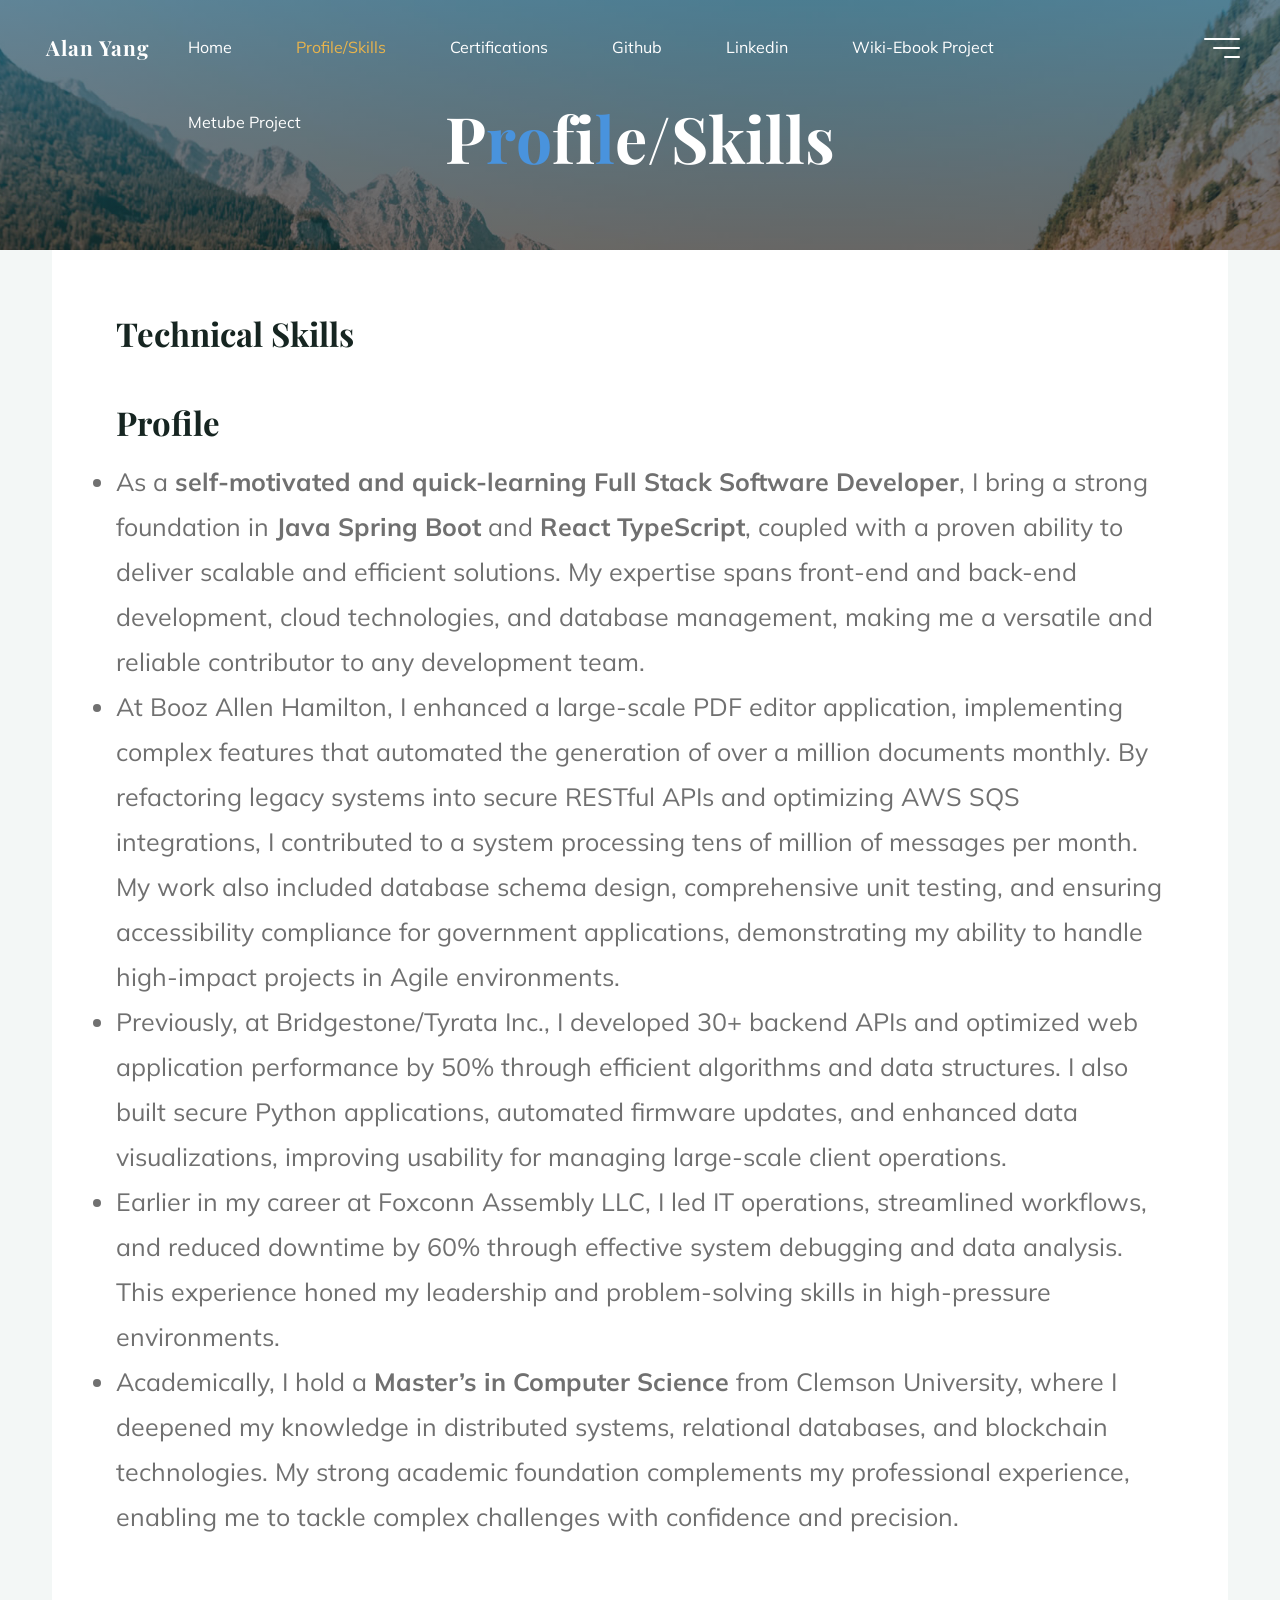
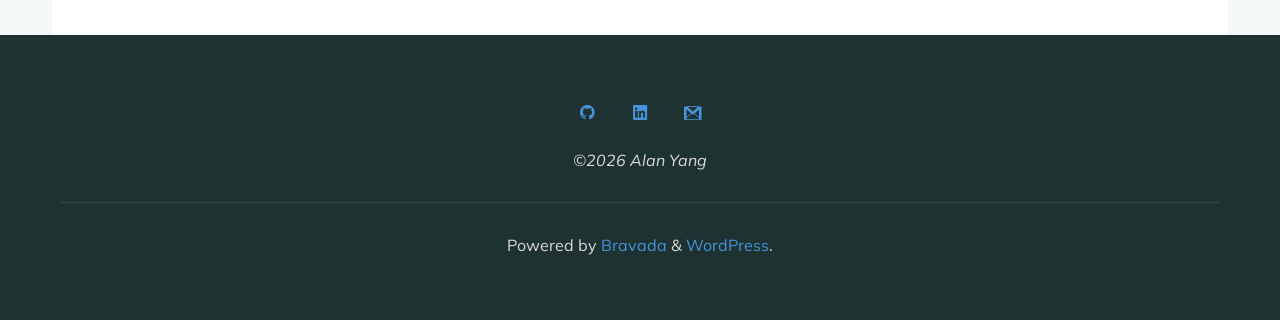
<file: profile/index.html>
<!doctype html>
<html lang="en-US">
  <head>
    <meta
      name="viewport"
      content="width=device-width, user-scalable=yes, initial-scale=1.0"
    />
    <meta http-equiv="X-UA-Compatible" content="IE=edge" />
    <meta charset="UTF-8" />
    <link rel="profile" href="http://gmpg.org/xfn/11" />
    <title>Profile/Skills &#8211; Alan Yang</title>
    <meta name="robots" content="max-image-preview:large" />
    <link rel="dns-prefetch" href="//fonts.googleapis.com" />
    <link
      rel="alternate"
      type="application/rss+xml"
      title="Alan Yang &raquo; Feed"
      href="https://chingyuany.github.io/portfolio/feed/"
    />
    <link
      rel="alternate"
      type="application/rss+xml"
      title="Alan Yang &raquo; Comments Feed"
      href="https://chingyuany.github.io/portfolio/comments/feed/"
    />
    <link
      rel="alternate"
      title="oEmbed (JSON)"
      type="application/json+oembed"
      href="https://chingyuany.github.io/portfolio/wp-json/oembed/1.0/embed?url=https%3A%2F%2Falanyang.pw%2Fprofile%2F"
    />
    <style id="wp-img-auto-sizes-contain-inline-css">
      img:is([sizes="auto" i], [sizes^="auto," i]) {
        contain-intrinsic-size: 3000px 1500px;
      }
      /*# sourceURL=wp-img-auto-sizes-contain-inline-css */
    </style>
    <style id="wp-emoji-styles-inline-css">
      img.wp-smiley,
      img.emoji {
        display: inline !important;
        border: none !important;
        box-shadow: none !important;
        height: 1em !important;
        width: 1em !important;
        margin: 0 0.07em !important;
        vertical-align: -0.1em !important;
        background: none !important;
        padding: 0 !important;
      }
      /*# sourceURL=wp-emoji-styles-inline-css */
    </style>
    <style id="wp-block-library-inline-css">
      :root {
        --wp-block-synced-color: #7a00df;
        --wp-block-synced-color--rgb: 122, 0, 223;
        --wp-bound-block-color: var(--wp-block-synced-color);
        --wp-editor-canvas-background: #ddd;
        --wp-admin-theme-color: #007cba;
        --wp-admin-theme-color--rgb: 0, 124, 186;
        --wp-admin-theme-color-darker-10: #006ba1;
        --wp-admin-theme-color-darker-10--rgb: 0, 107, 160.5;
        --wp-admin-theme-color-darker-20: #005a87;
        --wp-admin-theme-color-darker-20--rgb: 0, 90, 135;
        --wp-admin-border-width-focus: 2px;
      }
      @media (min-resolution: 192dpi) {
        :root {
          --wp-admin-border-width-focus: 1.5px;
        }
      }
      .wp-element-button {
        cursor: pointer;
      }
      :root .has-very-light-gray-background-color {
        background-color: #eee;
      }
      :root .has-very-dark-gray-background-color {
        background-color: #313131;
      }
      :root .has-very-light-gray-color {
        color: #eee;
      }
      :root .has-very-dark-gray-color {
        color: #313131;
      }
      :root .has-vivid-green-cyan-to-vivid-cyan-blue-gradient-background {
        background: linear-gradient(135deg, #00d084, #0693e3);
      }
      :root .has-purple-crush-gradient-background {
        background: linear-gradient(135deg, #34e2e4, #4721fb 50%, #ab1dfe);
      }
      :root .has-hazy-dawn-gradient-background {
        background: linear-gradient(135deg, #faaca8, #dad0ec);
      }
      :root .has-subdued-olive-gradient-background {
        background: linear-gradient(135deg, #fafae1, #67a671);
      }
      :root .has-atomic-cream-gradient-background {
        background: linear-gradient(135deg, #fdd79a, #004a59);
      }
      :root .has-nightshade-gradient-background {
        background: linear-gradient(135deg, #330968, #31cdcf);
      }
      :root .has-midnight-gradient-background {
        background: linear-gradient(135deg, #020381, #2874fc);
      }
      :root {
        --wp--preset--font-size--normal: 16px;
        --wp--preset--font-size--huge: 42px;
      }
      .has-regular-font-size {
        font-size: 1em;
      }
      .has-larger-font-size {
        font-size: 2.625em;
      }
      .has-normal-font-size {
        font-size: var(--wp--preset--font-size--normal);
      }
      .has-huge-font-size {
        font-size: var(--wp--preset--font-size--huge);
      }
      :root .has-text-align-center {
        text-align: center;
      }
      :root .has-text-align-left {
        text-align: left;
      }
      :root .has-text-align-right {
        text-align: right;
      }
      .has-fit-text {
        white-space: nowrap !important;
      }
      #end-resizable-editor-section {
        display: none;
      }
      .aligncenter {
        clear: both;
      }
      .items-justified-left {
        justify-content: flex-start;
      }
      .items-justified-center {
        justify-content: center;
      }
      .items-justified-right {
        justify-content: flex-end;
      }
      .items-justified-space-between {
        justify-content: space-between;
      }
      .screen-reader-text {
        word-wrap: normal !important;
        border: 0;
        clip-path: inset(50%);
        height: 1px;
        margin: -1px;
        overflow: hidden;
        padding: 0;
        position: absolute;
        width: 1px;
        word-break: normal !important;
      }
      .screen-reader-text:focus {
        background-color: #ddd;
        clip-path: none;
        color: #444;
        display: block;
        font-size: 1em;
        height: auto;
        left: 5px;
        line-height: normal;
        padding: 15px 23px 14px;
        text-decoration: none;
        top: 5px;
        width: auto;
        z-index: 100000;
      }
      html :where(.has-border-color) {
        border-style: solid;
      }
      html
        :where(
          [style^="border-color"],
          [style*=";border-color"],
          [style*="; border-color"]
        ) {
        border-style: solid;
      }
      html
        :where(
          [style^="border-top-color"],
          [style*=";border-top-color"],
          [style*="; border-top-color"]
        ) {
        border-top-style: solid;
      }
      html
        :where(
          [style^="border-right-color"],
          [style*=";border-right-color"],
          [style*="; border-right-color"]
        ) {
        border-right-style: solid;
      }
      html
        :where(
          [style^="border-bottom-color"],
          [style*=";border-bottom-color"],
          [style*="; border-bottom-color"]
        ) {
        border-bottom-style: solid;
      }
      html
        :where(
          [style^="border-left-color"],
          [style*=";border-left-color"],
          [style*="; border-left-color"]
        ) {
        border-left-style: solid;
      }
      html
        :where(
          [style^="border-width"],
          [style*=";border-width"],
          [style*="; border-width"]
        ) {
        border-style: solid;
      }
      html
        :where(
          [style^="border-top-width"],
          [style*=";border-top-width"],
          [style*="; border-top-width"]
        ) {
        border-top-style: solid;
      }
      html
        :where(
          [style^="border-right-width"],
          [style*=";border-right-width"],
          [style*="; border-right-width"]
        ) {
        border-right-style: solid;
      }
      html
        :where(
          [style^="border-bottom-width"],
          [style*=";border-bottom-width"],
          [style*="; border-bottom-width"]
        ) {
        border-bottom-style: solid;
      }
      html
        :where(
          [style^="border-left-width"],
          [style*=";border-left-width"],
          [style*="; border-left-width"]
        ) {
        border-left-style: solid;
      }
      html :where(img[class*="wp-image-"]) {
        height: auto;
        max-width: 100%;
      }
      :where(figure) {
        margin: 0 0 1em;
      }
      html :where(.is-position-sticky) {
        --wp-admin--admin-bar--position-offset: var(
          --wp-admin--admin-bar--height,
          0px
        );
      }
      @media screen and (max-width: 600px) {
        html :where(.is-position-sticky) {
          --wp-admin--admin-bar--position-offset: 0px;
        }
      }

      /*# sourceURL=/wp-includes/css/dist/block-library/common.min.css */
    </style>
    <style id="wp-block-heading-inline-css">
      h1:where(.wp-block-heading).has-background,
      h2:where(.wp-block-heading).has-background,
      h3:where(.wp-block-heading).has-background,
      h4:where(.wp-block-heading).has-background,
      h5:where(.wp-block-heading).has-background,
      h6:where(.wp-block-heading).has-background {
        padding: 1.25em 2.375em;
      }
      h1.has-text-align-left[style*="writing-mode"]:where(
          [style*="vertical-lr"]
        ),
      h1.has-text-align-right[style*="writing-mode"]:where(
          [style*="vertical-rl"]
        ),
      h2.has-text-align-left[style*="writing-mode"]:where(
          [style*="vertical-lr"]
        ),
      h2.has-text-align-right[style*="writing-mode"]:where(
          [style*="vertical-rl"]
        ),
      h3.has-text-align-left[style*="writing-mode"]:where(
          [style*="vertical-lr"]
        ),
      h3.has-text-align-right[style*="writing-mode"]:where(
          [style*="vertical-rl"]
        ),
      h4.has-text-align-left[style*="writing-mode"]:where(
          [style*="vertical-lr"]
        ),
      h4.has-text-align-right[style*="writing-mode"]:where(
          [style*="vertical-rl"]
        ),
      h5.has-text-align-left[style*="writing-mode"]:where(
          [style*="vertical-lr"]
        ),
      h5.has-text-align-right[style*="writing-mode"]:where(
          [style*="vertical-rl"]
        ),
      h6.has-text-align-left[style*="writing-mode"]:where(
          [style*="vertical-lr"]
        ),
      h6.has-text-align-right[style*="writing-mode"]:where(
          [style*="vertical-rl"]
        ) {
        rotate: 180deg;
      }
      /*# sourceURL=https://chingyuany.github.io/portfolio/d2543f05-cde2-4e4e-b334-9ea7fa13bbe0/wp-includes/blocks/heading/style.min.css */
    </style>
    <style id="wp-block-list-inline-css">
      ol,
      ul {
        box-sizing: border-box;
      }
      :root :where(.wp-block-list.has-background) {
        padding: 1.25em 2.375em;
      }
      /*# sourceURL=https://chingyuany.github.io/portfolio/d2543f05-cde2-4e4e-b334-9ea7fa13bbe0/wp-includes/blocks/list/style.min.css */
    </style>

    <style id="classic-theme-styles-inline-css">
      /*! This file is auto-generated */
      .wp-block-button__link {
        color: #fff;
        background-color: #32373c;
        border-radius: 9999px;
        box-shadow: none;
        text-decoration: none;
        padding: calc(0.667em + 2px) calc(1.333em + 2px);
        font-size: 1.125em;
      }
      .wp-block-file__button {
        background: #32373c;
        color: #fff;
        text-decoration: none;
      }
      /*# sourceURL=/wp-includes/css/classic-themes.min.css */
    </style>

    <style id="global-styles-inline-css">
      :root {
        --wp--preset--aspect-ratio--square: 1;
        --wp--preset--aspect-ratio--4-3: 4/3;
        --wp--preset--aspect-ratio--3-4: 3/4;
        --wp--preset--aspect-ratio--3-2: 3/2;
        --wp--preset--aspect-ratio--2-3: 2/3;
        --wp--preset--aspect-ratio--16-9: 16/9;
        --wp--preset--aspect-ratio--9-16: 9/16;
        --wp--preset--color--black: #000000;
        --wp--preset--color--cyan-bluish-gray: #abb8c3;
        --wp--preset--color--white: #ffffff;
        --wp--preset--color--pale-pink: #f78da7;
        --wp--preset--color--vivid-red: #cf2e2e;
        --wp--preset--color--luminous-vivid-orange: #ff6900;
        --wp--preset--color--luminous-vivid-amber: #fcb900;
        --wp--preset--color--light-green-cyan: #7bdcb5;
        --wp--preset--color--vivid-green-cyan: #00d084;
        --wp--preset--color--pale-cyan-blue: #8ed1fc;
        --wp--preset--color--vivid-cyan-blue: #0693e3;
        --wp--preset--color--vivid-purple: #9b51e0;
        --wp--preset--color--accent-1: #4993dd;
        --wp--preset--color--accent-2: #0f8b8d;
        --wp--preset--color--headings: #162521;
        --wp--preset--color--sitetext: #707070;
        --wp--preset--color--sitebg: #ffffff;
        --wp--preset--gradient--vivid-cyan-blue-to-vivid-purple: linear-gradient(
          135deg,
          rgb(6, 147, 227) 0%,
          rgb(155, 81, 224) 100%
        );
        --wp--preset--gradient--light-green-cyan-to-vivid-green-cyan: linear-gradient(
          135deg,
          rgb(122, 220, 180) 0%,
          rgb(0, 208, 130) 100%
        );
        --wp--preset--gradient--luminous-vivid-amber-to-luminous-vivid-orange: linear-gradient(
          135deg,
          rgb(252, 185, 0) 0%,
          rgb(255, 105, 0) 100%
        );
        --wp--preset--gradient--luminous-vivid-orange-to-vivid-red: linear-gradient(
          135deg,
          rgb(255, 105, 0) 0%,
          rgb(207, 46, 46) 100%
        );
        --wp--preset--gradient--very-light-gray-to-cyan-bluish-gray: linear-gradient(
          135deg,
          rgb(238, 238, 238) 0%,
          rgb(169, 184, 195) 100%
        );
        --wp--preset--gradient--cool-to-warm-spectrum: linear-gradient(
          135deg,
          rgb(74, 234, 220) 0%,
          rgb(151, 120, 209) 20%,
          rgb(207, 42, 186) 40%,
          rgb(238, 44, 130) 60%,
          rgb(251, 105, 98) 80%,
          rgb(254, 248, 76) 100%
        );
        --wp--preset--gradient--blush-light-purple: linear-gradient(
          135deg,
          rgb(255, 206, 236) 0%,
          rgb(152, 150, 240) 100%
        );
        --wp--preset--gradient--blush-bordeaux: linear-gradient(
          135deg,
          rgb(254, 205, 165) 0%,
          rgb(254, 45, 45) 50%,
          rgb(107, 0, 62) 100%
        );
        --wp--preset--gradient--luminous-dusk: linear-gradient(
          135deg,
          rgb(255, 203, 112) 0%,
          rgb(199, 81, 192) 50%,
          rgb(65, 88, 208) 100%
        );
        --wp--preset--gradient--pale-ocean: linear-gradient(
          135deg,
          rgb(255, 245, 203) 0%,
          rgb(182, 227, 212) 50%,
          rgb(51, 167, 181) 100%
        );
        --wp--preset--gradient--electric-grass: linear-gradient(
          135deg,
          rgb(202, 248, 128) 0%,
          rgb(113, 206, 126) 100%
        );
        --wp--preset--gradient--midnight: linear-gradient(
          135deg,
          rgb(2, 3, 129) 0%,
          rgb(40, 116, 252) 100%
        );
        --wp--preset--font-size--small: 10px;
        --wp--preset--font-size--medium: 20px;
        --wp--preset--font-size--large: 25px;
        --wp--preset--font-size--x-large: 42px;
        --wp--preset--font-size--normal: 16px;
        --wp--preset--font-size--larger: 40px;
        --wp--preset--spacing--20: 0.44rem;
        --wp--preset--spacing--30: 0.67rem;
        --wp--preset--spacing--40: 1rem;
        --wp--preset--spacing--50: 1.5rem;
        --wp--preset--spacing--60: 2.25rem;
        --wp--preset--spacing--70: 3.38rem;
        --wp--preset--spacing--80: 5.06rem;
        --wp--preset--shadow--natural: 6px 6px 9px rgba(0, 0, 0, 0.2);
        --wp--preset--shadow--deep: 12px 12px 50px rgba(0, 0, 0, 0.4);
        --wp--preset--shadow--sharp: 6px 6px 0px rgba(0, 0, 0, 0.2);
        --wp--preset--shadow--outlined:
          6px 6px 0px -3px rgb(255, 255, 255), 6px 6px rgb(0, 0, 0);
        --wp--preset--shadow--crisp: 6px 6px 0px rgb(0, 0, 0);
      }
      .wp-block-button {
        --wp--preset--dimension--25: 25%;
        --wp--preset--dimension--50: 50%;
        --wp--preset--dimension--75: 75%;
        --wp--preset--dimension--100: 100%;
      }
      :where(body) {
        margin: 0;
      }
      :where(.is-layout-flex) {
        gap: 0.5em;
      }
      :where(.is-layout-grid) {
        gap: 0.5em;
      }
      body .is-layout-flex {
        display: flex;
      }
      .is-layout-flex {
        flex-wrap: wrap;
        align-items: center;
      }
      .is-layout-flex > :is(*, div) {
        margin: 0;
      }
      body .is-layout-grid {
        display: grid;
      }
      .is-layout-grid > :is(*, div) {
        margin: 0;
      }
      body {
        padding-top: 0px;
        padding-right: 0px;
        padding-bottom: 0px;
        padding-left: 0px;
      }
      :root :where(.wp-element-button, .wp-block-button__link) {
        background-color: #32373c;
        border-width: 0;
        color: #fff;
        font-family: inherit;
        font-size: inherit;
        font-style: inherit;
        font-weight: inherit;
        letter-spacing: inherit;
        line-height: inherit;
        padding-top: calc(0.667em + 2px);
        padding-right: calc(1.333em + 2px);
        padding-bottom: calc(0.667em + 2px);
        padding-left: calc(1.333em + 2px);
        text-decoration: none;
        text-transform: inherit;
      }
      .has-black-color {
        color: var(--wp--preset--color--black) !important;
      }
      .has-cyan-bluish-gray-color {
        color: var(--wp--preset--color--cyan-bluish-gray) !important;
      }
      .has-white-color {
        color: var(--wp--preset--color--white) !important;
      }
      .has-pale-pink-color {
        color: var(--wp--preset--color--pale-pink) !important;
      }
      .has-vivid-red-color {
        color: var(--wp--preset--color--vivid-red) !important;
      }
      .has-luminous-vivid-orange-color {
        color: var(--wp--preset--color--luminous-vivid-orange) !important;
      }
      .has-luminous-vivid-amber-color {
        color: var(--wp--preset--color--luminous-vivid-amber) !important;
      }
      .has-light-green-cyan-color {
        color: var(--wp--preset--color--light-green-cyan) !important;
      }
      .has-vivid-green-cyan-color {
        color: var(--wp--preset--color--vivid-green-cyan) !important;
      }
      .has-pale-cyan-blue-color {
        color: var(--wp--preset--color--pale-cyan-blue) !important;
      }
      .has-vivid-cyan-blue-color {
        color: var(--wp--preset--color--vivid-cyan-blue) !important;
      }
      .has-vivid-purple-color {
        color: var(--wp--preset--color--vivid-purple) !important;
      }
      .has-accent-1-color {
        color: var(--wp--preset--color--accent-1) !important;
      }
      .has-accent-2-color {
        color: var(--wp--preset--color--accent-2) !important;
      }
      .has-headings-color {
        color: var(--wp--preset--color--headings) !important;
      }
      .has-sitetext-color {
        color: var(--wp--preset--color--sitetext) !important;
      }
      .has-sitebg-color {
        color: var(--wp--preset--color--sitebg) !important;
      }
      .has-black-background-color {
        background-color: var(--wp--preset--color--black) !important;
      }
      .has-cyan-bluish-gray-background-color {
        background-color: var(--wp--preset--color--cyan-bluish-gray) !important;
      }
      .has-white-background-color {
        background-color: var(--wp--preset--color--white) !important;
      }
      .has-pale-pink-background-color {
        background-color: var(--wp--preset--color--pale-pink) !important;
      }
      .has-vivid-red-background-color {
        background-color: var(--wp--preset--color--vivid-red) !important;
      }
      .has-luminous-vivid-orange-background-color {
        background-color: var(
          --wp--preset--color--luminous-vivid-orange
        ) !important;
      }
      .has-luminous-vivid-amber-background-color {
        background-color: var(
          --wp--preset--color--luminous-vivid-amber
        ) !important;
      }
      .has-light-green-cyan-background-color {
        background-color: var(--wp--preset--color--light-green-cyan) !important;
      }
      .has-vivid-green-cyan-background-color {
        background-color: var(--wp--preset--color--vivid-green-cyan) !important;
      }
      .has-pale-cyan-blue-background-color {
        background-color: var(--wp--preset--color--pale-cyan-blue) !important;
      }
      .has-vivid-cyan-blue-background-color {
        background-color: var(--wp--preset--color--vivid-cyan-blue) !important;
      }
      .has-vivid-purple-background-color {
        background-color: var(--wp--preset--color--vivid-purple) !important;
      }
      .has-accent-1-background-color {
        background-color: var(--wp--preset--color--accent-1) !important;
      }
      .has-accent-2-background-color {
        background-color: var(--wp--preset--color--accent-2) !important;
      }
      .has-headings-background-color {
        background-color: var(--wp--preset--color--headings) !important;
      }
      .has-sitetext-background-color {
        background-color: var(--wp--preset--color--sitetext) !important;
      }
      .has-sitebg-background-color {
        background-color: var(--wp--preset--color--sitebg) !important;
      }
      .has-black-border-color {
        border-color: var(--wp--preset--color--black) !important;
      }
      .has-cyan-bluish-gray-border-color {
        border-color: var(--wp--preset--color--cyan-bluish-gray) !important;
      }
      .has-white-border-color {
        border-color: var(--wp--preset--color--white) !important;
      }
      .has-pale-pink-border-color {
        border-color: var(--wp--preset--color--pale-pink) !important;
      }
      .has-vivid-red-border-color {
        border-color: var(--wp--preset--color--vivid-red) !important;
      }
      .has-luminous-vivid-orange-border-color {
        border-color: var(
          --wp--preset--color--luminous-vivid-orange
        ) !important;
      }
      .has-luminous-vivid-amber-border-color {
        border-color: var(--wp--preset--color--luminous-vivid-amber) !important;
      }
      .has-light-green-cyan-border-color {
        border-color: var(--wp--preset--color--light-green-cyan) !important;
      }
      .has-vivid-green-cyan-border-color {
        border-color: var(--wp--preset--color--vivid-green-cyan) !important;
      }
      .has-pale-cyan-blue-border-color {
        border-color: var(--wp--preset--color--pale-cyan-blue) !important;
      }
      .has-vivid-cyan-blue-border-color {
        border-color: var(--wp--preset--color--vivid-cyan-blue) !important;
      }
      .has-vivid-purple-border-color {
        border-color: var(--wp--preset--color--vivid-purple) !important;
      }
      .has-accent-1-border-color {
        border-color: var(--wp--preset--color--accent-1) !important;
      }
      .has-accent-2-border-color {
        border-color: var(--wp--preset--color--accent-2) !important;
      }
      .has-headings-border-color {
        border-color: var(--wp--preset--color--headings) !important;
      }
      .has-sitetext-border-color {
        border-color: var(--wp--preset--color--sitetext) !important;
      }
      .has-sitebg-border-color {
        border-color: var(--wp--preset--color--sitebg) !important;
      }
      .has-vivid-cyan-blue-to-vivid-purple-gradient-background {
        background: var(
          --wp--preset--gradient--vivid-cyan-blue-to-vivid-purple
        ) !important;
      }
      .has-light-green-cyan-to-vivid-green-cyan-gradient-background {
        background: var(
          --wp--preset--gradient--light-green-cyan-to-vivid-green-cyan
        ) !important;
      }
      .has-luminous-vivid-amber-to-luminous-vivid-orange-gradient-background {
        background: var(
          --wp--preset--gradient--luminous-vivid-amber-to-luminous-vivid-orange
        ) !important;
      }
      .has-luminous-vivid-orange-to-vivid-red-gradient-background {
        background: var(
          --wp--preset--gradient--luminous-vivid-orange-to-vivid-red
        ) !important;
      }
      .has-very-light-gray-to-cyan-bluish-gray-gradient-background {
        background: var(
          --wp--preset--gradient--very-light-gray-to-cyan-bluish-gray
        ) !important;
      }
      .has-cool-to-warm-spectrum-gradient-background {
        background: var(
          --wp--preset--gradient--cool-to-warm-spectrum
        ) !important;
      }
      .has-blush-light-purple-gradient-background {
        background: var(--wp--preset--gradient--blush-light-purple) !important;
      }
      .has-blush-bordeaux-gradient-background {
        background: var(--wp--preset--gradient--blush-bordeaux) !important;
      }
      .has-luminous-dusk-gradient-background {
        background: var(--wp--preset--gradient--luminous-dusk) !important;
      }
      .has-pale-ocean-gradient-background {
        background: var(--wp--preset--gradient--pale-ocean) !important;
      }
      .has-electric-grass-gradient-background {
        background: var(--wp--preset--gradient--electric-grass) !important;
      }
      .has-midnight-gradient-background {
        background: var(--wp--preset--gradient--midnight) !important;
      }
      .has-small-font-size {
        font-size: var(--wp--preset--font-size--small) !important;
      }
      .has-medium-font-size {
        font-size: var(--wp--preset--font-size--medium) !important;
      }
      .has-large-font-size {
        font-size: var(--wp--preset--font-size--large) !important;
      }
      .has-x-large-font-size {
        font-size: var(--wp--preset--font-size--x-large) !important;
      }
      .has-normal-font-size {
        font-size: var(--wp--preset--font-size--normal) !important;
      }
      .has-larger-font-size {
        font-size: var(--wp--preset--font-size--larger) !important;
      }
      /*# sourceURL=global-styles-inline-css */
    </style>

    <link
      rel="stylesheet"
      id="bravada-themefonts-css"
      href="../d2543f05-cde2-4e4e-b334-9ea7fa13bbe0/wp-content/themes/bravada/resources/fonts/fontfaces.css?ver=1.1.4"
      media="all"
    />
    <link
      rel="stylesheet"
      id="bravada-googlefonts-css"
      href="//fonts.googleapis.com/css?family=Muli:|Playfair+Display:|Muli:100,200,300,400,500,600,700,800,900|Playfair+Display:700&#038;ver=1.1.4"
      media="all"
    />
    <link
      rel="stylesheet"
      id="bravada-main-css"
      href="../d2543f05-cde2-4e4e-b334-9ea7fa13bbe0/wp-content/themes/bravada/style.css?ver=1.1.4"
      media="all"
    />
    <style id="bravada-main-inline-css">
      body:not(.bravada-landing-page) #container,
      #colophon-inside,
      .footer-inside,
      #breadcrumbs-container-inside {
        margin: 0 auto;
        max-width: 1240px;
      }
      body:not(.bravada-landing-page) #container {
        max-width: calc(1240px - 4em);
      }
      #primary {
        width: 320px;
      }
      #secondary {
        width: 320px;
      }
      #container.one-column .main {
        width: 100%;
      }
      #container.two-columns-right #secondary {
        float: right;
      }
      #container.two-columns-right .main,
      .two-columns-right #breadcrumbs {
        width: calc(100% - 320px);
        float: left;
      }
      #container.two-columns-left #primary {
        float: left;
      }
      #container.two-columns-left .main,
      .two-columns-left #breadcrumbs {
        width: calc(100% - 320px);
        float: right;
      }
      #container.three-columns-right #primary,
      #container.three-columns-left #primary,
      #container.three-columns-sided #primary {
        float: left;
      }
      #container.three-columns-right #secondary,
      #container.three-columns-left #secondary,
      #container.three-columns-sided #secondary {
        float: left;
      }
      #container.three-columns-right #primary,
      #container.three-columns-left #secondary {
        margin-left: 0%;
        margin-right: 0%;
      }
      #container.three-columns-right .main,
      .three-columns-right #breadcrumbs {
        width: calc(100% - 640px);
        float: left;
      }
      #container.three-columns-left .main,
      .three-columns-left #breadcrumbs {
        width: calc(100% - 640px);
        float: right;
      }
      #container.three-columns-sided #secondary {
        float: right;
      }
      #container.three-columns-sided .main,
      .three-columns-sided #breadcrumbs {
        width: calc(100% - 640px);
        float: right;
      }
      .three-columns-sided #breadcrumbs {
        margin: 0 calc(0% + 320px) 0 -1920px;
      }
      html {
        font-family: Muli;
        font-size: 16px;
        font-weight: 400;
        line-height: 1.8;
      }
      #site-title {
        font-family: Playfair Display;
        font-size: 1.3em;
        font-weight: 700;
      }
      #site-text {
      }
      nav#mobile-menu #mobile-nav a {
        font-family: Playfair Display;
        font-size: 2.5em;
        font-weight: 700;
        font-size: clamp(1.3rem, 5vw, 2.5em);
      }
      nav#mobile-menu #mobile-nav ul.sub-menu a {
        font-size: clamp(1.1rem, 4vw, 2em);
      }
      nav#mobile-menu input[type="search"] {
        font-family: Playfair Display;
      }
      .widget-title,
      #comments-title,
      #reply-title,
      .related-posts .related-main-title,
      .main .author-info .page-title {
        font-family: Playfair Display;
        font-size: 1.2em;
        font-weight: 700;
        line-height: 2;
        margin-bottom: 0.5em;
      }
      .widget-title::after,
      #comments-title::after,
      #reply-title::after,
      .related-posts .related-main-title::after {
        margin-bottom: 0.5em;
      }
      .widget-container {
        font-family: Muli;
        font-size: 1em;
        font-weight: 400;
      }
      .widget-container ul li {
        line-height: 1.8;
      }
      .entry-title,
      .main .page-title {
        font-family: Playfair Display;
        font-size: 1.7em;
        font-weight: 700;
      }
      body:not(.single) .entry-meta > span {
        font-family: Muli;
        font-size: 1em;
        font-weight: 300;
      } /* single post titles/metas */
      #header-page-title .entry-title,
      .singular-title,
      .lp-staticslider .staticslider-caption-title,
      .seriousslider-theme .seriousslider-caption-title {
        font-family: Playfair Display;
        font-size: 5em;
        font-weight: 700;
        font-size: clamp(2.5em, 5vw, 5em);
        line-height: 1.3;
      }
      .single .entry-meta > span {
        font-family: Muli;
        font-size: 1.1em;
        font-weight: 300;
      }
      h1 {
        font-size: 2.33em;
      }
      h2 {
        font-size: 2.06em;
      }
      h3 {
        font-size: 1.79em;
      }
      h4 {
        font-size: 1.52em;
      }
      h5 {
        font-size: 1.25em;
      }
      h6 {
        font-size: 0.98em;
      }
      h1,
      h2,
      h3,
      h4 {
        font-family: Playfair Display;
        font-weight: 700;
      }
      .entry-content h1,
      .entry-summary h1,
      .entry-content h2,
      .entry-summary h2,
      .entry-content h3,
      .entry-summary h3,
      .entry-content h4,
      .entry-summary h4,
      .entry-content h5,
      .entry-summary h5,
      .entry-content h6,
      .entry-summary h6 {
        line-height: 1.2;
        margin-bottom: 0.5em;
      }
      .lp-section-header .lp-section-desc,
      .lp-box-title,
      .lp-tt-title,
      #nav-fixed a + a,
      #nav-below span,
      .lp-blocks.lp-blocks1 .lp-block .lp-block-readmore {
        font-family: Playfair Display;
      }
      .lp-section-header .lp-section-title {
        font-family: Muli;
      }
      blockquote cite {
        font-family: Muli;
      }
      :root {
        --bravada-accent-1: #4993dd;
        --bravada-accent-2: #0f8b8d;
      }
      .bravada-accent-1 {
        color: #4993dd;
      }
      .bravada-accent-2 {
        color: #0f8b8d;
      }
      .bravada-accent-1-bg {
        background-color: #4993dd;
      }
      .bravada-accent-2-bg {
        background-color: #0f8b8d;
      }
      body {
        color: #707070;
        background-color: #f3f7f6;
      }
      .lp-staticslider .staticslider-caption-text a {
        color: #ffffff;
      }
      #site-header-main,
      .menu-search-animated .searchform input[type="search"],
      #access .menu-search-animated .searchform,
      .site-header-bottom-fixed,
      .bravada-over-menu
        .site-header-bottom.header-fixed
        .site-header-bottom-fixed {
        background-color: #ffffff;
      }
      .bravada-over-menu .site-header-bottom-fixed {
        background: transparent;
      }
      .bravada-over-menu .header-fixed.site-header-bottom #site-title a,
      .bravada-over-menu .header-fixed.site-header-bottom #site-description {
        color: #4993dd;
      }
      .bravada-over-menu #site-title a,
      .bravada-over-menu #site-description,
      .bravada-over-menu #access > div > ul > li,
      .bravada-over-menu #access > div > ul > li > a,
      .bravada-over-menu .site-header-bottom:not(.header-fixed) #nav-toggle,
      #breadcrumbs-container span,
      #breadcrumbs-container a,
      #breadcrumbs-container i {
        color: #ffffff;
      }
      #bmobile #site-title a {
        color: #4993dd;
      }
      #site-title a::before {
        background: #4993dd;
      }
      body:not(.bravada-over-menu) .site-header-bottom #site-title a::before,
      .bravada-over-menu
        .header-fixed.site-header-bottom
        #site-title
        a::before {
        background: #0f8b8d;
      }
      body:not(.bravada-over-menu) .site-header-bottom #site-title a:hover {
        color: #4993dd;
      }
      #site-title a:hover::before {
        background: #0f8b8d;
      }
      #access > div > ul > li,
      #access > div > ul > li > a,
      .bravada-over-menu
        .header-fixed.site-header-bottom
        #access
        > div
        > ul
        > li:not([class*="current"]),
      .bravada-over-menu
        .header-fixed.site-header-bottom
        #access
        > div
        > ul
        > li:not([class*="current"])
        > a {
        color: #444444;
      }
      .hamburger span {
        background-color: #444444;
      }
      #mobile-menu,
      nav#mobile-menu #mobile-nav a {
        color: #ffffff;
      }
      nav#mobile-menu #mobile-nav > li.current_page_item > a,
      nav#mobile-menu #mobile-nav > li.current-menu-item > a,
      nav#mobile-menu #mobile-nav > li.current_page_ancestor > a,
      nav#mobile-menu #mobile-nav > li.current-menu-ancestor > a,
      nav#mobile-menu #mobile-nav a:hover {
        color: #4993dd;
      }
      nav#mobile-menu {
        color: #ffffff;
        background-color: #066664;
      }
      #mobile-nav .searchform input[type="search"] {
        border-color: #ffffff;
      }
      .burgermenu-active.bravada-over-menu
        .site-header-bottom.header-fixed
        .site-header-bottom-fixed {
        background-color: transparent;
      }
      .burgermenu-active.bravada-over-menu .site-header-bottom .hamburger span {
        background-color: #ffffff;
      }
      .bravada-over-menu:not(.burgermenu-active)
        .site-header-bottom:not(.header-fixed)
        .hamburger
        span {
        background-color: #ffffff;
      }
      .bravada-over-menu
        .header-fixed.site-header-bottom
        .side-section-element.widget_cryout_socials
        a:hover::before,
      .side-section-element.widget_cryout_socials a:hover::before {
        color: #ffffff;
      }
      #access ul.sub-menu li a,
      #access ul.children li a,
      .topmenu ul li a {
        color: #ffffff;
      }
      #access ul.sub-menu li a,
      #access ul.children li a {
        background-color: #066664;
      }
      #access ul.sub-menu li a:hover,
      #access ul.children li a:hover {
        color: #4993dd;
      }
      #access > div > ul > li.current_page_item > a,
      #access > div > ul > li.current-menu-item > a,
      #access > div > ul > li.current_page_ancestor > a,
      #access > div > ul > li.current-menu-ancestor > a,
      .bravada-over-menu
        .header-fixed.site-header-bottom
        #access
        > div
        > ul
        > li
        > a {
        color: #e9b44c;
      }
      #access ul.children > li.current_page_item > a,
      #access ul.sub-menu > li.current-menu-item > a,
      #access ul.children > li.current_page_ancestor > a,
      #access ul.sub-menu > li.current-menu-ancestor > a {
        opacity: 0.95;
      }
      #access > div > ul ul > li a:not(:only-child)::after {
        border-left-color: #066664;
      }
      #access > div > ul > li > ul::before {
        border-bottom-color: #066664;
      }
      #access ul li.special1 > a {
        background-color: #f0f0f0;
      }
      #access ul li.special2 > a {
        background-color: #444444;
        color: #ffffff;
      }
      #access ul li.accent1 > a {
        background-color: #4993dd;
        color: #ffffff;
      }
      #access ul li.accent2 > a {
        background-color: #0f8b8d;
        color: #ffffff;
      }
      #access ul li.accent1 > a:hover,
      #access ul li.accent2 > a:hover {
        color: #ffffff;
      }
      #access > div > ul > li.accent1 > a > span::before,
      #access > div > ul > li.accent2 > a > span::before {
        background-color: #ffffff;
      }
      article.hentry,
      body:not(.blog):not(.page-template-template-blog):not(.archive):not(
          .search
        )
        #container:not(.bravada-landing-page)
        .main,
      body.bravada-boxed-layout:not(.bravada-landing-page) #container {
        background-color: #ffffff;
      }
      .pagination span {
        color: #0f8b8d;
      }
      .pagination a:hover {
        background-color: #4993dd;
        color: #ffffff;
      }
      #header-overlay,
      .lp-staticslider::after,
      .seriousslider-theme .item::after {
        background-color: #08415c;
        background: -webkit-linear-gradient(90deg, #08415c 0%, #1c110a 100%);
        background: linear-gradient(180deg, #08415c 0%, #1c110a 100%);
        opacity: 0.6;
        pointer-events: none;
      }
      #header-page-title #header-page-title-inside,
      #header-page-title .entry-title,
      #header-page-title .entry-meta span,
      #header-page-title .entry-meta a,
      #header-page-title .entry-meta time,
      #header-page-title .entry-meta .icon-metas::before,
      #header-page-title .byline,
      #header-page-title #breadcrumbs-nav,
      .lp-staticslider .staticslider-caption-inside,
      .seriousslider-theme .seriousslider-caption-inside {
        color: #ffffff;
      }
      #colophon,
      #footer {
        background-color: #1e3231;
        color: #dbdbdb;
      }
      .post-thumbnail-container .featured-image-overlay::before {
        background-color: #4993dd;
        background: -webkit-gradient(
          linear,
          left top,
          left bottom,
          from(#4993dd),
          to(#0f8b8d)
        );
        background: linear-gradient(to bottom, #4993dd, #0f8b8d);
      }
      .post-thumbnail-container .featured-image-overlay::after {
        background-color: #4993dd;
        background: -webkit-gradient(
          linear,
          left top,
          left bottom,
          from(#4993dd),
          to(#0f8b8d)
        );
        background: linear-gradient(to bottom, #0f8b8d, #4993dd);
      }
      .main
        #content-masonry
        .post-thumbnail-container:hover
        + .entry-after-image
        .entry-title
        a {
        color: #4993dd;
      }
      @media (max-width: 720px) {
        .bravada-magazine-one
          .main
          #content-masonry
          .post-thumbnail-container
          + .entry-after-image {
          background-color: #ffffff;
        }
      }
      .entry-title a:active,
      .entry-title a:hover {
        color: #4993dd;
      }
      span.entry-format {
        color: #4993dd;
      }
      .main #content-masonry .format-link .entry-content a {
        background-color: #4993dd;
        color: #ffffff;
      }
      .main #content-masonry .format-link::after {
        color: #ffffff;
      }
      .cryout article.hentry.format-image,
      .cryout article.hentry.format-audio,
      .cryout article.hentry.format-video {
        background-color: #ffffff;
      }
      .format-aside,
      .format-quote {
        border-color: #eeeeee;
      }
      .single .author-info {
        border-color: #eeeeee;
      }
      .entry-content h5,
      .entry-content h6,
      .lp-text-content h5,
      .lp-text-content h6 {
        color: #0f8b8d;
      }
      .entry-content blockquote::before,
      .entry-content blockquote::after {
        color: rgba(112, 112, 112, 0.2);
      }
      .entry-content h1,
      .entry-content h2,
      .entry-content h3,
      .entry-content h4,
      .lp-text-content h1,
      .lp-text-content h2,
      .lp-text-content h3,
      .lp-text-content h4 {
        color: #162521;
      }
      .entry-title,
      .page-title {
        color: #162521;
      }
      a {
        color: #4993dd;
      }
      a:hover,
      .widget-area a,
      .entry-meta span a:hover,
      .comments-link a {
        color: #0f8b8d;
      }
      .comments-link a:hover,
      .widget-area a:hover {
        color: #4993dd;
      }
      .socials a::before,
      .socials a:hover::before {
        color: #4993dd;
      }
      .socials a::after,
      .socials a:hover::after {
        color: #0f8b8d;
      }
      .bravada-normalizedtags #content .tagcloud a {
        color: #ffffff;
        background-color: #4993dd;
      }
      .bravada-normalizedtags #content .tagcloud a:hover {
        background-color: #0f8b8d;
      }
      #nav-fixed i {
        background-color: #dbdbdb;
      }
      #nav-fixed .nav-next:hover i,
      #nav-fixed .nav-previous:hover i {
        background-color: #0f8b8d;
      }
      #nav-fixed a:hover + a,
      #nav-fixed a + a:hover {
        background-color: rgba(15, 139, 141, 1);
      }
      #nav-fixed i,
      #nav-fixed span {
        color: #ffffff;
      }
      button#toTop i::before {
        color: #4993dd;
      }
      button#toTop i::after {
        color: #0f8b8d;
      }
      @media (max-width: 800px) {
        .cryout #footer-bottom .footer-inside {
          padding-top: 2.5em;
        }
        .cryout .footer-inside a#toTop {
          background-color: #4993dd;
          color: #f3f7f6;
        }
        .cryout .footer-inside a#toTop:hover {
          opacity: 0.8;
        }
      }
      .entry-meta .icon-metas:before {
        color: #b5b5b5;
      }
      #site-title span a::before {
        width: calc(100% - 10em);
      }
      .bravada-caption-one .main .wp-caption .wp-caption-text {
        border-bottom-color: #eeeeee;
      }
      .bravada-caption-two .main .wp-caption .wp-caption-text {
        background-color: #f5f5f5;
      }
      .bravada-image-one .entry-content img[class*="align"],
      .bravada-image-one .entry-summary img[class*="align"],
      .bravada-image-two .entry-content img[class*="align"],
      .bravada-image-two .entry-summary img[class*="align"] {
        border-color: #eeeeee;
      }
      .bravada-image-five .entry-content img[class*="align"],
      .bravada-image-five .entry-summary img[class*="align"] {
        border-color: #4993dd;
      }
      .entry-summary .excerpt-fade {
        background-image: linear-gradient(to left, #ffffff, transparent);
      } /* diffs */
      span.edit-link a.post-edit-link,
      span.edit-link a.post-edit-link:hover,
      span.edit-link .icon-edit:before {
        color: #707070;
      }
      .searchform {
        border-color: #ebebeb;
      }
      .entry-meta span,
      .entry-meta a,
      .entry-utility span,
      .entry-utility a,
      .entry-meta time,
      #breadcrumbs-nav {
        color: #a7a7a7;
      }
      .main #content-masonry .post-thumbnail-container span.bl_categ,
      .main #content-masonry .post-thumbnail-container .comments-link {
        background-color: #ffffff;
      }
      .footermenu ul li span.sep {
        color: #4993dd;
      }
      .entry-meta a::after,
      .entry-utility a::after {
        background: #0f8b8d;
      }
      #header-page-title .category-metas a {
        color: #4993dd;
      }
      .entry-meta .author:hover .avatar {
        border-color: #4993dd;
      }
      .animated-title span.cry-single.animated-letter,
      .animated-title span.cry-double.animated-letter {
        color: #4993dd;
      }
      span.entry-sticky {
        color: #0f8b8d;
      }
      #commentform {
      }
      code,
      #nav-below .nav-previous a::before,
      #nav-below .nav-next a::before {
        background-color: #eeeeee;
      }
      #nav-below .nav-previous::after,
      #nav-below .nav-next::after {
        background-color: #4993dd;
      }
      pre,
      .comment-author {
        border-color: #eeeeee;
      }
      .commentlist .comment-area,
      .commentlist .pingback {
        border-color: #f3f3f3;
      }
      .commentlist img.avatar {
        background-color: #ffffff;
      }
      .comment-meta a {
        color: #bfbfbf;
      }
      .commentlist .reply a,
      .commentlist .author-name,
      .commentlist .author-name a {
        background-color: #4993dd;
        color: #ffffff;
      }
      .commentlist .reply a:hover {
        background-color: #0f8b8d;
      }
      select,
      input[type],
      textarea {
        color: #707070;
        background-color: #f5f5f5;
      }
      .sidey select {
        background-color: #ffffff;
      }
      .searchform .searchsubmit {
        background: #4993dd;
      }
      .searchform:hover .searchsubmit {
        background: #0f8b8d;
      }
      .searchform input[type="search"],
      .searchform input[type="search"]:hover,
      .searchform input[type="search"]:focus {
        background-color: #ffffff;
      }
      input[type]:hover,
      textarea:hover,
      select:hover,
      input[type]:focus,
      textarea:focus,
      select:focus {
        border-color: #dcdcdc;
      }
      button,
      input[type="button"],
      input[type="submit"],
      input[type="reset"] {
        background-color: #4993dd;
        color: #ffffff;
      }
      button:hover,
      input[type="button"]:hover,
      input[type="submit"]:hover,
      input[type="reset"]:hover {
        background-color: #0f8b8d;
      }
      .comment-form-author input,
      .comment-form-email input,
      .comment-form-url input,
      .comment-form-comment textarea {
        background-color: #f0f0f0;
      }
      .comment-form-author input:hover,
      .comment-form-email input:hover,
      .comment-form-url input:hover,
      .comment-form-comment textarea:hover,
      .comment-form-author input:focus,
      .comment-form-email input:focus,
      .comment-form-url input:focus,
      .comment-form-comment textarea:focus {
        background-color: #4993dd;
        color: #ffffff;
      }
      .comment-form-author,
      .comment-form-email {
        border-color: #ffffff;
      }
      hr {
        background-color: #f0f0f0;
      }
      .cryout-preloader-inside .bounce1 {
        background-color: #4993dd;
      }
      .cryout-preloader-inside .bounce2 {
        background-color: #0f8b8d;
      }
      .page-header.pad-container {
        background-color: #ffffff;
      } /* gutenberg */
      .wp-block-image.alignwide {
        margin-left: calc((0% + 4em) * -1);
        margin-right: calc((0% + 4em) * -1);
      }
      .wp-block-image.alignwide img {
        width: calc(100% + 8em);
        max-width: calc(100% + 8em);
      }
      .has-accent-1-color,
      .has-accent-1-color:hover {
        color: #4993dd;
      }
      .has-accent-2-color,
      .has-accent-2-color:hover {
        color: #0f8b8d;
      }
      .has-headings-color,
      .has-headings-color:hover {
        color: #162521;
      }
      .has-sitetext-color,
      .has-sitetext-color:hover {
        color: #707070;
      }
      .has-sitebg-color,
      .has-sitebg-color:hover {
        color: #ffffff;
      }
      .has-accent-1-background-color {
        background-color: #4993dd;
      }
      .has-accent-2-background-color {
        background-color: #0f8b8d;
      }
      .has-headings-background-color {
        background-color: #162521;
      }
      .has-sitetext-background-color {
        background-color: #707070;
      }
      .has-sitebg-background-color {
        background-color: #ffffff;
      }
      .has-small-font-size {
        font-size: 13px;
      }
      .has-regular-font-size {
        font-size: 16px;
      }
      .has-large-font-size {
        font-size: 19px;
      }
      .has-larger-font-size {
        font-size: 23px;
      }
      .has-huge-font-size {
        font-size: 23px;
      } /* woocommerce */
      .woocommerce-thumbnail-container .woocommerce-buttons-container a,
      .woocommerce-page #respond input#submit.alt,
      .woocommerce a.button.alt,
      .woocommerce-page button.button.alt,
      .woocommerce input.button.alt,
      .woocommerce #respond input#submit,
      .woocommerce a.button,
      .woocommerce button.button,
      .woocommerce input.button {
      }
      .woocommerce ul.products li.product .woocommerce-loop-category__title,
      .woocommerce ul.products li.product .woocommerce-loop-product__title,
      .woocommerce ul.products li.product h3,
      .woocommerce div.product .product_title,
      .woocommerce .woocommerce-tabs h2 {
        font-family: Muli;
      }
      .woocommerce ul.products li.product .woocommerce-loop-category__title,
      .woocommerce ul.products li.product .woocommerce-loop-product__title,
      .woocommerce ul.products li.product h3,
      .woocommerce .star-rating {
        color: #0f8b8d;
      }
      .woocommerce #respond input#submit,
      .woocommerce a.button,
      .woocommerce button.button,
      .woocommerce input.button {
        background-color: #4993dd;
        color: #ffffff;
        line-height: 1.8;
      }
      .woocommerce #respond input#submit:hover,
      .woocommerce a.button:hover,
      .woocommerce button.button:hover,
      .woocommerce input.button:hover {
        background-color: #0f8b8d;
        color: #ffffff;
      }
      .woocommerce-page #respond input#submit.alt,
      .woocommerce a.button.alt,
      .woocommerce-page button.button.alt,
      .woocommerce input.button.alt {
        color: #4993dd;
        line-height: 1.8;
      }
      .woocommerce-page #respond input#submit.alt::after,
      .woocommerce a.button.alt::after,
      .woocommerce-page button.button.alt::after,
      .woocommerce input.button.alt::after {
        content: "";
        position: absolute;
        left: 0;
        top: 0;
        width: 100%;
        height: 100%;
        outline: 2px solid;
        -webkit-transition: 0.3s ease all;
        transition: 0.3s ease all;
      }
      .woocommerce-page #respond input#submit.alt:hover::after,
      .woocommerce a.button.alt:hover::after,
      .woocommerce-page button.button.alt:hover::after,
      .woocommerce input.button.alt:hover::after {
        opacity: 0;
        -webkit-transform: scale(1.2, 1.4);
        transform: scale(1.2, 1.4);
      }
      .woocommerce-page #respond input#submit.alt:hover,
      .woocommerce a.button.alt:hover,
      .woocommerce-page button.button.alt:hover,
      .woocommerce input.button.alt:hover {
        color: #0f8b8d;
      }
      .woocommerce div.product .woocommerce-tabs ul.tabs li.active {
        border-bottom-color: #ffffff;
      }
      .woocommerce #respond input#submit.alt.disabled,
      .woocommerce #respond input#submit.alt.disabled:hover,
      .woocommerce #respond input#submit.alt:disabled,
      .woocommerce #respond input#submit.alt:disabled:hover,
      .woocommerce #respond input#submit.alt[disabled]:disabled,
      .woocommerce #respond input#submit.alt[disabled]:disabled:hover,
      .woocommerce a.button.alt.disabled,
      .woocommerce a.button.alt.disabled:hover,
      .woocommerce a.button.alt:disabled,
      .woocommerce a.button.alt:disabled:hover,
      .woocommerce a.button.alt[disabled]:disabled,
      .woocommerce a.button.alt[disabled]:disabled:hover,
      .woocommerce button.button.alt.disabled,
      .woocommerce button.button.alt.disabled:hover,
      .woocommerce button.button.alt:disabled,
      .woocommerce button.button.alt:disabled:hover,
      .woocommerce button.button.alt[disabled]:disabled,
      .woocommerce button.button.alt[disabled]:disabled:hover,
      .woocommerce input.button.alt.disabled,
      .woocommerce input.button.alt.disabled:hover,
      .woocommerce input.button.alt:disabled,
      .woocommerce input.button.alt:disabled:hover,
      .woocommerce input.button.alt[disabled]:disabled,
      .woocommerce input.button.alt[disabled]:disabled:hover {
        background-color: #0f8b8d;
        color: #fff;
      }
      .woocommerce div.product .product_title,
      .woocommerce ul.products li.product .price,
      .woocommerce div.product p.price,
      .woocommerce div.product span.price {
        color: #0f8b8d;
      }
      .woocommerce .quantity .qty {
        background-color: #eeeeee;
      }
      .woocommerce-checkout #payment {
        background: #f5f5f5;
      }
      .woocommerce .widget_price_filter .ui-slider .ui-slider-handle {
        background: #0f8b8d;
      }
      .woocommerce div.product .products > h2,
      .woocommerce .cart-collaterals h2 {
        font-family: Playfair Display;
        font-size: 1.2em;
        font-weight: 700;
        line-height: 2;
      }
      .woocommerce div.product .products > h2::after,
      .woocommerce .cart-collaterals h2::after {
        background-color: #4993dd;
      }
      .main .entry-content,
      .main .entry-summary {
        text-align: inherit;
      }
      .main p,
      .main ul,
      .main ol,
      .main dd,
      .main pre,
      .main hr {
        margin-bottom: 1em;
      }
      .main .entry-content p {
        text-indent: 0em;
      }
      .main a.post-featured-image {
        background-position: center center;
      }
      #header-widget-area {
        width: 33%;
        right: 10px;
      }
      .bravada-striped-table .main thead th,
      .bravada-bordered-table .main thead th,
      .bravada-striped-table .main td,
      .bravada-striped-table .main th,
      .bravada-bordered-table .main th,
      .bravada-bordered-table .main td {
        border-color: #e9e9e9;
      }
      .bravada-clean-table .main th,
      .bravada-striped-table .main tr:nth-child(even) td,
      .bravada-striped-table .main tr:nth-child(even) th {
        background-color: #f8f8f8;
      }
      .bravada-cropped-featured .main .post-thumbnail-container {
        height: 300px;
      }
      .bravada-responsive-featured .main .post-thumbnail-container {
        max-height: 300px;
        height: auto;
      }
      article.hentry .article-inner,
      #content-masonry article.hentry .article-inner {
        padding: 0%;
      }
      .site-header-bottom {
        height: 75px;
      }
      .site-header-bottom .site-header-inside {
        height: 75px;
      }
      .menu-search-animated,
      .menu-burger,
      #sheader-container,
      .identity,
      #nav-toggle {
        height: 75px;
        line-height: 75px;
      }
      #access div > ul > li > a,
      #access ul li[class*="icon"]::before {
        line-height: 75px;
      }
      nav#mobile-menu {
        padding-top: 85px;
      }
      body.admin-bar nav#mobile-menu {
        padding-top: 117px;
      }
      #branding {
        height: 75px;
      }
      .bravada-responsive-headerimage #masthead #header-image-main-inside {
        max-height: 250px;
      }
      .bravada-cropped-headerimage #masthead #header-image-main-inside {
        height: 250px;
      }
      #header-widget-area {
        top: 85px;
      }
      .bravada-landing-page .lp-blocks-inside,
      .bravada-landing-page .lp-boxes-inside,
      .bravada-landing-page .lp-text-inside,
      .bravada-landing-page .lp-posts-inside,
      .bravada-landing-page .lp-page-inside,
      .bravada-landing-page .lp-section-header,
      .bravada-landing-page .content-widget {
        max-width: 1240px;
      }
      @media (min-width: 960px) {
        .bravada-landing-page .lp-blocks.lp-blocks1 .lp-blocks-inside {
          max-width: calc(1240px - 5em);
          background-color: #ffffff;
        }
      }
      #header-page-title #header-page-title-inside,
      .lp-staticslider .staticslider-caption,
      .seriousslider.seriousslider-theme .seriousslider-caption {
        max-width: 1240px;
        max-width: 85%;
        padding-top: 85px;
      }
      @media (max-width: 1024px) {
        #header-page-title #header-page-title-inside,
        .lp-staticslider .staticslider-caption,
        .seriousslider.seriousslider-theme .seriousslider-caption {
          max-width: 100%;
        }
      }
      .bravada-landing-page .content-widget {
        margin: 0 auto;
      }
      a.staticslider-button,
      .seriousslider-theme .seriousslider-caption-buttons a {
        background-color: #4993dd;
      }
      a.staticslider-button:hover,
      .seriousslider-theme .seriousslider-caption-buttons a:hover {
        background-color: #0f8b8d;
      }
      .widget-title,
      #comments-title,
      #reply-title,
      .related-posts .related-main-title,
      .main .page-title,
      #nav-below em,
      .lp-text .lp-text-title,
      .lp-boxes-animated .lp-box-title {
        background-image: linear-gradient(
          to bottom,
          rgba(73, 147, 221, 0.4) 0%,
          rgba(73, 147, 221, 0.4) 100%
        );
      }
      .lp-slider {
        background-color: #f9f7f5;
      }
      .lp-blocks {
        background-color: #f9f7f5;
      }
      .lp-boxes {
        background-color: #f8f8f8;
      }
      .lp-boxes .lp-boxes-inside::before {
        background-color: #4993dd;
      }
      .lp-boxes ~ .lp-boxes .lp-boxes-inside::before {
        background-color: #0f8b8d;
      }
      .lp-boxes ~ .lp-boxes ~ .lp-boxes .lp-boxes-inside::before {
        background-color: #4993dd;
      }
      .lp-text {
        background-color: #eeebe9;
      }
      #lp-posts,
      #lp-page {
        background-color: #f3f7f6;
      }
      .lp-block {
        background-color: #ffffff;
      }
      .lp-block i[class^="blicon"]::before {
        color: #0f8b8d;
      }
      .lp-block .lp-block-title,
      .lp-text .lp-text-title {
        color: #162521;
      }
      .lp-block .lp-block-title::after {
        background-color: #4993dd;
      }
      .lp-blocks1 .lp-block i[class^="blicon"] + i[class^="blicon"]::before {
        color: #0f8b8d;
      }
      .lp-block-readmore {
        color: #c0c0c0;
      }
      .lp-block-readmore:hover {
        color: #4993dd;
      }
      .lp-text-title {
        color: #0f8b8d;
      }
      .lp-text-inside .lp-text-background {
        background-color: #ffffff;
      }
      .lp-boxes .lp-box {
        background-color: #ffffff;
      }
      .lp-boxes-animated .box-overlay {
        background-color: #0f8b8d;
      }
      .lp-boxes-animated .lp-box-readmore {
        color: #4993dd;
      }
      .lp-boxes-static .box-overlay {
        background-color: #4993dd;
      }
      .lp-box-title {
        color: #162521;
      }
      .lp-box-title:hover {
        color: #4993dd;
      }
      .lp-boxes-1 .lp-box .lp-box-image {
        height: 250px;
      }
      #cryout_ajax_more_trigger,
      .lp-port-readmore {
        color: #0f8b8d;
      }
      .lpbox-rnd1 {
        background-color: #c1c1c1;
      }
      .lpbox-rnd2 {
        background-color: #bcbcbc;
      }
      .lpbox-rnd3 {
        background-color: #b7b7b7;
      }
      .lpbox-rnd4 {
        background-color: #b2b2b2;
      }
      .lpbox-rnd5 {
        background-color: #adadad;
      }
      .lpbox-rnd6 {
        background-color: #a8a8a8;
      }
      .lpbox-rnd7 {
        background-color: #a3a3a3;
      }
      .lpbox-rnd8 {
        background-color: #9e9e9e;
      }
      /*# sourceURL=bravada-main-inline-css */
    </style>
    <link
      rel="stylesheet"
      id="cryout-serious-slider-style-css"
      href="../d2543f05-cde2-4e4e-b334-9ea7fa13bbe0/wp-content/plugins/cryout-serious-slider/resources/style.css?ver=1.4.1"
      media="all"
    />
    <script
      id="jquery-core-js"
      src="https://chingyuany.github.io/portfolio/d2543f05-cde2-4e4e-b334-9ea7fa13bbe0/wp-includes/js/jquery/jquery.min.js?ver=3.7.1"
    ></script>
    <script
      id="jquery-migrate-js"
      src="https://chingyuany.github.io/portfolio/d2543f05-cde2-4e4e-b334-9ea7fa13bbe0/wp-includes/js/jquery/jquery-migrate.min.js?ver=3.4.1"
    ></script>
    <link
      rel="https://api.w.org/"
      href="https://chingyuany.github.io/portfolio/wp-json/"
    />
    <link
      rel="alternate"
      title="JSON"
      type="application/json"
      href="https://chingyuany.github.io/portfolio/wp-json/wp/v2/pages/43"
    />
    <link
      rel="EditURI"
      type="application/rsd+xml"
      title="RSD"
      href="https://chingyuany.github.io/portfolio/d2543f05-cde2-4e4e-b334-9ea7fa13bbe0/xmlrpc.php?rsd"
    />
    <meta name="generator" content="WordPress 7.1" />
    <link
      rel="canonical"
      href="https://chingyuany.github.io/portfolio/profile/"
    />
    <link rel="shortlink" href="https://chingyuany.github.io/portfolio/?p=43" />
    <noscript
      ><style>
        .cryout .cryout-preloader {
          display: none;
        }
        .cryout img[loading="lazy"] {
          opacity: 1;
        }
      </style></noscript
    >
    <link
      rel="icon"
      href="https://chingyuany.github.io/portfolio/d2543f05-cde2-4e4e-b334-9ea7fa13bbe0/wp-content/uploads/2022/06/cropped-虛擬頭像-32x32.png"
      sizes="32x32"
    />
    <link
      rel="icon"
      href="https://chingyuany.github.io/portfolio/d2543f05-cde2-4e4e-b334-9ea7fa13bbe0/wp-content/uploads/2022/06/cropped-虛擬頭像-192x192.png"
      sizes="192x192"
    />
    <link
      rel="apple-touch-icon"
      href="https://chingyuany.github.io/portfolio/d2543f05-cde2-4e4e-b334-9ea7fa13bbe0/wp-content/uploads/2022/06/cropped-虛擬頭像-180x180.png"
    />
    <meta
      name="msapplication-TileImage"
      content="https://chingyuany.github.io/portfolio/d2543f05-cde2-4e4e-b334-9ea7fa13bbe0/wp-content/uploads/2022/06/cropped-虛擬頭像-270x270.png"
    />
  </head>

  <body
    class="wp-singular page-template-default page page-id-43 wp-embed-responsive wp-theme-bravada bravada-image-none bravada-caption-one bravada-totop-normal bravada-stripped-table bravada-over-menu bravada-menu-center bravada-topsection-normal bravada-cropped-headerimage bravada-responsive-featured bravada-magazine-two bravada-magazine-layout bravada-comment-placeholder bravada-comment-icons bravada-normalizedtags bravada-animated-title bravada-lazy-noanimation bravada-article-animation-fade"
    itemscope
    itemtype="http://schema.org/WebPage"
  >
    <a
      class="skip-link screen-reader-text"
      href="#main"
      title="Skip to content"
    >
      Skip to content
    </a>
    <div id="site-wrapper">
      <header
        id="masthead"
        class="cryout"
        itemscope
        itemtype="http://schema.org/WPHeader"
      >
        <div id="site-header-main">
          <div class="site-header-top">
            <div class="site-header-inside">
              <div
                id="header-menu"
                itemscope
                itemtype="http://schema.org/SiteNavigationElement"
              ></div>
              <!-- #header-menu -->
            </div>
            <!-- #site-header-inside -->
          </div>
          <!--.site-header-top-->

          <nav id="mobile-menu" tabindex="-1">
            <div class="side-menu side-section">
              <ul id="mobile-nav" class="">
                <!-- <li class="menu-main-search menu-search-animated">
                  <form
                    role="search"
                    method="get"
                    class="searchform"
                    action="https://chingyuany.github.io/portfolio/"
                  >
                    <label>
                      <span class="screen-reader-text">Search for:</span>
                      <input
                        type="search"
                        class="s"
                        placeholder="Search"
                        value=""
                        name="s"
                        size="10"
                      />
                    </label>
                    <button
                      type="submit"
                      class="searchsubmit"
                      aria-label="Search"
                    >
                      <i class="icon-search2"></i><i class="icon-search2"></i>
                    </button>
                  </form>
                </li> -->
                <li
                  id="menu-item-166"
                  class="menu-item menu-item-type-post_type menu-item-object-page menu-item-home menu-item-166"
                >
                  <a href="https://chingyuany.github.io/portfolio/"
                    ><span>Home</span></a
                  >
                </li>
                <li
                  id="menu-item-219"
                  class="menu-item menu-item-type-post_type menu-item-object-page current-menu-item page_item page-item-43 current_page_item menu-item-219"
                >
                  <a
                    href="https://chingyuany.github.io/portfolio/profile/"
                    aria-current="page"
                    ><span>Profile/Skills</span></a
                  >
                </li>
                <li
                  id="menu-item-255"
                  class="menu-item menu-item-type-post_type menu-item-object-page menu-item-255"
                >
                  <a
                    href="https://chingyuany.github.io/portfolio/certifications/"
                    ><span>Certifications</span></a
                  >
                </li>
                <li
                  id="menu-item-50"
                  class="menu-item menu-item-type-custom menu-item-object-custom menu-item-50"
                >
                  <a href="https://github.com/chingyuany"
                    ><span>Github</span></a
                  >
                </li>
                <li
                  id="menu-item-49"
                  class="menu-item menu-item-type-custom menu-item-object-custom menu-item-49"
                >
                  <a href="https://www.linkedin.com/in/chingyuan-yang/"
                    ><span>Linkedin</span></a
                  >
                </li>
                <li
                  id="menu-item-218"
                  class="menu-item menu-item-type-post_type menu-item-object-page menu-item-218"
                >
                  <a href="https://chingyuany.github.io/portfolio/wiki/"
                    ><span>Wiki-Ebook Project</span></a
                  >
                </li>
                <li
                  id="menu-item-217"
                  class="menu-item menu-item-type-post_type menu-item-object-page menu-item-217"
                >
                  <a
                    href="https://chingyuany.github.io/portfolio/index-php-metube/"
                    ><span>Metube Project</span></a
                  >
                </li>
              </ul>
            </div>
            <div class="side-socials side-section">
              <div class="widget-side-section-inner">
                <section class="side-section-element widget_cryout_socials">
                  <div class="widget-socials">
                    <nav id="sheader" class="socials">
                      <a
                        href="https://github.com/chingyuany"
                        class="menu-item menu-item-type-custom menu-item-object-custom menu-item-113"
                        ><span>Github</span></a
                      ><a
                        href="https://www.linkedin.com/in/chingyuan-yang/"
                        class="menu-item menu-item-type-custom menu-item-object-custom menu-item-168"
                        ><span>Linkedin</span></a
                      ><a
                        href="mailto:alanyang0510@gmail.com"
                        class="menu-item menu-item-type-custom menu-item-object-custom menu-item-169"
                        ><span>Email</span></a
                      >
                    </nav>
                  </div>
                </section>
              </div>
            </div>
          </nav>
          <!-- #mobile-menu -->

          <div class="site-header-bottom">
            <div class="site-header-bottom-fixed">
              <div class="site-header-inside">
                <div id="branding">
                  <div id="site-text">
                    <div itemprop="headline" id="site-title">
                      <span>
                        <a
                          href="https://chingyuany.github.io/portfolio/"
                          title="Portfolio"
                          rel="home"
                          >Alan Yang</a
                        >
                      </span>
                    </div>
                    <span id="site-description" itemprop="description"
                      >Portfolio</span
                    >
                  </div>
                </div>
                <!-- #branding -->

                <div class="menu-burger">
                  <button
                    class="hamburger"
                    type="button"
                    aria-label="Main menu"
                  >
                    <span></span>
                    <span></span>
                    <span></span>
                  </button>
                </div>

                <nav
                  id="access"
                  aria-label="Top Menu"
                  itemscope
                  itemtype="http://schema.org/SiteNavigationElement"
                >
                  <div>
                    <ul id="top-nav" class="">
                      <li
                        class="menu-item menu-item-type-post_type menu-item-object-page menu-item-home menu-item-166"
                      >
                        <a href="https://chingyuany.github.io/portfolio/"
                          ><span>Home</span></a
                        >
                      </li>
                      <li
                        class="menu-item menu-item-type-post_type menu-item-object-page current-menu-item page_item page-item-43 current_page_item menu-item-219"
                      >
                        <a
                          href="https://chingyuany.github.io/portfolio/profile/"
                          aria-current="page"
                          ><span>Profile/Skills</span></a
                        >
                      </li>
                      <li
                        class="menu-item menu-item-type-post_type menu-item-object-page menu-item-255"
                      >
                        <a
                          href="https://chingyuany.github.io/portfolio/certifications/"
                          ><span>Certifications</span></a
                        >
                      </li>
                      <li
                        class="menu-item menu-item-type-custom menu-item-object-custom menu-item-50"
                      >
                        <a href="https://github.com/chingyuany"
                          ><span>Github</span></a
                        >
                      </li>
                      <li
                        class="menu-item menu-item-type-custom menu-item-object-custom menu-item-49"
                      >
                        <a href="https://www.linkedin.com/in/chingyuan-yang/"
                          ><span>Linkedin</span></a
                        >
                      </li>
                      <li
                        class="menu-item menu-item-type-post_type menu-item-object-page menu-item-218"
                      >
                        <a href="https://chingyuany.github.io/portfolio/wiki/"
                          ><span>Wiki-Ebook Project</span></a
                        >
                      </li>
                      <li
                        class="menu-item menu-item-type-post_type menu-item-object-page menu-item-217"
                      >
                        <a
                          href="https://chingyuany.github.io/portfolio/index-php-metube/"
                          ><span>Metube Project</span></a
                        >
                      </li>
                    </ul>
                  </div>
                </nav>
                <!-- #access -->
              </div>
              <!-- #site-header-inside -->
            </div>
            <!-- #site-header-bottom-fixed -->
          </div>
          <!--.site-header-bottom-->
        </div>
        <!-- #site-header-main -->

        <div id="header-image-main">
          <div id="header-image-main-inside">
            <a href="#main" class="meta-arrow" tabindex="-1">
              <i class="icon-arrow" title="Read more"></i>
            </a>
            <div id="header-overlay"></div>
            <div
              class="header-image"
              style="
                background-image: url(https://chingyuany.github.io/portfolio/d2543f05-cde2-4e4e-b334-9ea7fa13bbe0/wp-content/themes/bravada/resources/images/headers/mirrorlake.jpg);
              "
            ></div>
            <img
              class="header-image"
              alt="Alan Yang"
              src="https://chingyuany.github.io/portfolio/d2543f05-cde2-4e4e-b334-9ea7fa13bbe0/wp-content/themes/bravada/resources/images/headers/mirrorlake.jpg"
            />
            <div id="header-page-title">
              <div id="header-page-title-inside">
                <div class="entry-meta pretitle-meta"></div>
                <!-- .entry-meta -->
                <div class="entry-title">Profile/Skills</div>
                <div class="entry-meta aftertitle-meta"></div>
                <!-- .entry-meta -->
                <div class="byline"></div>
              </div>
            </div>
          </div>
          <!-- #header-image-main-inside -->
        </div>
        <!-- #header-image-main -->
      </header>
      <!-- #masthead -->

      <div id="content" class="cryout">
        <div id="container" class="one-column">
          <main id="main" class="main">
            <article
              id="post-43"
              class="post-43 page type-page status-publish hentry"
            >
              <div class="schema-image">
                <div class="entry-meta"></div>
              </div>
              <div class="article-inner">
                <header>
                  <h1 class="entry-title singular-title" itemprop="headline">
                    Profile/Skills
                  </h1>
                </header>

                <div class="entry-content" itemprop="text">
                  <h2 class="wp-block-heading">Technical Skills</h2>

                  <script
                    src="https://cdn.commoninja.com/sdk/latest/commonninja.js"
                    defer
                  ></script>
                  <div
                    class="commonninja_component pid-e69f3528-a6b2-4d03-bdb2-dd6542678f02"
                  ></div>

                  <h2 class="wp-block-heading">Profile</h2>

                  <ul class="wp-block-list has-large-font-size">
                    <li>
                      As a&nbsp;<strong
                        >self-motivated and quick-learning Full Stack Software
                        Developer</strong
                      >, I bring a strong foundation in&nbsp;<strong
                        >Java Spring Boot</strong
                      >&nbsp;and&nbsp;<strong>React TypeScript</strong>, coupled
                      with a proven ability to deliver scalable and efficient
                      solutions. My expertise spans front-end and back-end
                      development, cloud technologies, and database management,
                      making me a versatile and reliable contributor to any
                      development team.
                    </li>

                    <li>
                      At Booz Allen Hamilton, I enhanced a large-scale PDF
                      editor application, implementing complex features that
                      automated the generation of over a million documents
                      monthly. By refactoring legacy systems into secure RESTful
                      APIs and optimizing AWS SQS integrations, I contributed to
                      a system processing tens of million of messages per month.
                      My work also included database schema design,
                      comprehensive unit testing, and ensuring accessibility
                      compliance for government applications, demonstrating my
                      ability to handle high-impact projects in Agile
                      environments.
                    </li>

                    <li>
                      Previously, at&nbsp;Bridgestone/Tyrata Inc., I developed
                      30+ backend APIs and optimized web application performance
                      by 50% through efficient algorithms and data structures. I
                      also built secure Python applications, automated firmware
                      updates, and enhanced data visualizations, improving
                      usability for managing large-scale client operations.
                    </li>

                    <li>
                      Earlier in my career at&nbsp;Foxconn Assembly LLC, I led
                      IT operations, streamlined workflows, and reduced downtime
                      by 60% through effective system debugging and data
                      analysis. This experience honed my leadership and
                      problem-solving skills in high-pressure environments.
                    </li>

                    <li>
                      Academically, I hold a&nbsp;<strong
                        >Master’s in Computer Science</strong
                      >&nbsp;from Clemson University, where I deepened my
                      knowledge in distributed systems, relational databases,
                      and blockchain technologies. My strong academic foundation
                      complements my professional experience, enabling me to
                      tackle complex challenges with confidence and precision.
                    </li>
                  </ul>
                </div>
                <!-- .entry-content -->

                <span class="entry-meta"> </span>
              </div>
              <!-- .article-inner -->

              <span
                class="schema-publisher"
                itemprop="publisher"
                itemscope
                itemtype="https://schema.org/Organization"
              >
                <span
                  itemprop="logo"
                  itemscope
                  itemtype="https://schema.org/ImageObject"
                >
                  <meta itemprop="url" content="https://alanyang.pw" />
                </span>
                <meta itemprop="name" content="Alan Yang" />
              </span>
              <link
                itemprop="mainEntityOfPage"
                href="https://chingyuany.github.io/portfolio/profile/"
              />
            </article>
            <!-- #post-## -->
            <section id="comments"></section>
            <!-- #comments -->
          </main>
          <!-- #main -->
        </div>
        <!-- #container -->

        <aside id="colophon" itemscope itemtype="http://schema.org/WPSideBar">
          <div id="colophon-inside" class="footer-three"></div>
        </aside>
        <!-- #colophon -->
      </div>
      <!-- #main -->

      <footer
        id="footer"
        class="cryout"
        itemscope
        itemtype="http://schema.org/WPFooter"
      >
        <button id="toTop" aria-label="Back to Top">
          <i class="icon-back2top"></i>
        </button>
        <div id="footer-top">
          <div class="footer-inside">
            <nav id="sfooter" class="socials">
              <a
                href="https://github.com/chingyuany"
                class="menu-item menu-item-type-custom menu-item-object-custom menu-item-113"
                ><span>Github</span></a
              ><a
                href="https://www.linkedin.com/in/chingyuan-yang/"
                class="menu-item menu-item-type-custom menu-item-object-custom menu-item-168"
                ><span>Linkedin</span></a
              ><a
                href="mailto:alanyang0510@gmail.com"
                class="menu-item menu-item-type-custom menu-item-object-custom menu-item-169"
                ><span>Email</span></a
              >
            </nav>
            <div id="site-copyright">&copy;2026 Alan Yang</div>
          </div>
          <!-- #footer-inside -->
        </div>
        <!-- #footer-top -->
        <div id="footer-bottom">
          <div class="footer-inside">
            <div style="display: block; margin: 0.5em auto">
              Powered by<a
                target="_blank"
                href="http://www.cryoutcreations.eu/wordpress-themes/bravada"
                title="Bravada WordPress Theme by Cryout Creations"
              >
                Bravada</a
              >
              &amp;
              <a
                target="_blank"
                href="http://wordpress.org/"
                title="Semantic Personal Publishing Platform"
              >
                WordPress</a
              >.
            </div>
          </div>
          <!-- #footer-inside -->
        </div>
        <!-- #footer-bottom -->
      </footer>
    </div>
    <!-- site-wrapper -->
    <script type="speculationrules">
      {
        "prefetch": [
          {
            "source": "document",
            "where": {
              "and": [
                { "href_matches": "/*" },
                {
                  "not": {
                    "href_matches": [
                      "/d2543f05-cde2-4e4e-b334-9ea7fa13bbe0/wp-*.php",
                      "/d2543f05-cde2-4e4e-b334-9ea7fa13bbe0/wp-admin/*",
                      "/d2543f05-cde2-4e4e-b334-9ea7fa13bbe0/wp-content/uploads/*",
                      "/d2543f05-cde2-4e4e-b334-9ea7fa13bbe0/wp-content/*",
                      "/d2543f05-cde2-4e4e-b334-9ea7fa13bbe0/wp-content/plugins/*",
                      "/d2543f05-cde2-4e4e-b334-9ea7fa13bbe0/wp-content/themes/bravada/*",
                      "/*\\?(.+)"
                    ]
                  }
                },
                { "not": { "selector_matches": "a[rel~=\"nofollow\"]" } },
                {
                  "not": { "selector_matches": ".no-prefetch, .no-prefetch a" }
                }
              ]
            },
            "eagerness": "conservative"
          }
        ]
      }
    </script>
    <script
      data-wp-strategy="defer"
      defer
      id="cryout-serious-slider-jquerymobile-js"
      src="https://chingyuany.github.io/portfolio/d2543f05-cde2-4e4e-b334-9ea7fa13bbe0/wp-content/plugins/cryout-serious-slider/resources/jquery.mobile.custom.min.js?ver=1.4.1"
    ></script>
    <script
      data-wp-strategy="defer"
      defer
      id="cryout-serious-slider-script-js"
      src="https://chingyuany.github.io/portfolio/d2543f05-cde2-4e4e-b334-9ea7fa13bbe0/wp-content/plugins/cryout-serious-slider/resources/slider.js?ver=1.4.1"
    ></script>
    <script id="bravada-frontend-js-extra">
      var cryout_theme_settings = {
        masonry: "1",
        rtl: "",
        magazine: "2",
        fitvids: "1",
        autoscroll: "1",
        articleanimation: "fade",
        lpboxratios: [1.652, 1.377],
        is_mobile: "",
        menustyle: "0",
      };
      //# sourceURL=bravada-frontend-js-extra
    </script>
    <script
      id="bravada-frontend-js"
      defer
      src="https://chingyuany.github.io/portfolio/d2543f05-cde2-4e4e-b334-9ea7fa13bbe0/wp-content/themes/bravada/resources/js/frontend.js?ver=1.1.4"
    ></script>
    <script
      id="imagesloaded-js"
      src="https://chingyuany.github.io/portfolio/d2543f05-cde2-4e4e-b334-9ea7fa13bbe0/wp-includes/js/imagesloaded.min.js?ver=5.0.0"
    ></script>
    <script
      id="masonry-js"
      defer
      src="https://chingyuany.github.io/portfolio/d2543f05-cde2-4e4e-b334-9ea7fa13bbe0/wp-includes/js/masonry.min.js?ver=4.2.2"
    ></script>
    <script
      id="jquery-masonry-js"
      defer
      src="https://chingyuany.github.io/portfolio/d2543f05-cde2-4e4e-b334-9ea7fa13bbe0/wp-includes/js/jquery/jquery.masonry.min.js?ver=3.1.2b"
    ></script>
    <script
      async
      data-wp-strategy="async"
      fetchpriority="low"
      id="comment-reply-js"
      src="https://chingyuany.github.io/portfolio/d2543f05-cde2-4e4e-b334-9ea7fa13bbe0/wp-includes/js/comment-reply.min.js?ver=7.1"
    ></script>
    <script id="wp-emoji-settings" type="application/json">
      {
        "baseUrl": "https://s.w.org/images/core/emoji/17.0.2/72x72/",
        "ext": ".png",
        "svgUrl": "https://s.w.org/images/core/emoji/17.0.2/svg/",
        "svgExt": ".svg",
        "source": {
          "concatemoji": "https://chingyuany.github.io/portfolio/d2543f05-cde2-4e4e-b334-9ea7fa13bbe0/wp-includes/js/wp-emoji-release.min.js?ver=7.1"
        }
      }
    </script>
    <script type="module">
      /*! This file is auto-generated */
      var e = "script#wp-emoji-settings",
        t = document.querySelector(e);
      if (!(t instanceof HTMLScriptElement))
        throw new Error("Element missing: " + e);
      const r = JSON.parse(t.text),
        s = ((window._wpemojiSettings = r), "wpEmojiSettingsSupports"),
        o = ["flag", "emoji"];
      function i(e) {
        try {
          var t = { supportTests: e, timestamp: new Date().valueOf() };
          sessionStorage.setItem(s, JSON.stringify(t));
        } catch (e) {}
      }
      function c(e, t, n) {
        (e.clearRect(0, 0, e.canvas.width, e.canvas.height),
          e.fillText(t, 0, 0));
        t = new Uint32Array(
          e.getImageData(0, 0, e.canvas.width, e.canvas.height).data,
        );
        (e.clearRect(0, 0, e.canvas.width, e.canvas.height),
          e.fillText(n, 0, 0));
        const r = new Uint32Array(
          e.getImageData(0, 0, e.canvas.width, e.canvas.height).data,
        );
        return t.every((e, t) => e === r[t]);
      }
      function p(e, t) {
        (e.clearRect(0, 0, e.canvas.width, e.canvas.height),
          e.fillText(t, 0, 0));
        var n = e.getImageData(16, 16, 1, 1);
        for (let e = 0; e < n.data.length; e++) if (0 !== n.data[e]) return !1;
        return !0;
      }
      function u(e, t, n, r) {
        switch (t) {
          case "flag":
            return n(
              e,
              "\ud83c\udff3\ufe0f\u200d\u26a7\ufe0f",
              "\ud83c\udff3\ufe0f\u200b\u26a7\ufe0f",
            )
              ? !1
              : !n(
                  e,
                  "\ud83c\udde8\ud83c\uddf6",
                  "\ud83c\udde8\u200b\ud83c\uddf6",
                ) &&
                  !n(
                    e,
                    "\ud83c\udff4\udb40\udc67\udb40\udc62\udb40\udc65\udb40\udc6e\udb40\udc67\udb40\udc7f",
                    "\ud83c\udff4\u200b\udb40\udc67\u200b\udb40\udc62\u200b\udb40\udc65\u200b\udb40\udc6e\u200b\udb40\udc67\u200b\udb40\udc7f",
                  );
          case "emoji":
            return !r(e, "\ud83e\u1fac8");
        }
        return !1;
      }
      function f(e, t, n, r) {
        let a;
        const s = (a =
            "undefined" != typeof WorkerGlobalScope &&
            self instanceof WorkerGlobalScope
              ? new OffscreenCanvas(300, 150)
              : document.createElement("canvas")).getContext("2d", {
            willReadFrequently: !0,
          }),
          o = ((s.textBaseline = "top"), (s.font = "600 32px Arial"), {});
        return (
          e.forEach((e) => {
            o[e] = t(s, e, n, r);
          }),
          o
        );
      }
      function a(e) {
        var t = document.createElement("script");
        ((t.src = e), (t.defer = !0), document.head.appendChild(t));
      }
      ((r.supports = { everything: !0, everythingExceptFlag: !0 }),
        new Promise((t) => {
          let n = (function () {
            try {
              var e = JSON.parse(sessionStorage.getItem(s));
              if (
                "object" == typeof e &&
                "number" == typeof e.timestamp &&
                new Date().valueOf() < e.timestamp + 604800 &&
                "object" == typeof e.supportTests
              )
                return e.supportTests;
            } catch (e) {}
            return null;
          })();
          if (!n) {
            if (
              "undefined" != typeof Worker &&
              "undefined" != typeof OffscreenCanvas &&
              "undefined" != typeof URL &&
              URL.createObjectURL &&
              "undefined" != typeof Blob
            )
              try {
                var e =
                    "postMessage(" +
                    f.toString() +
                    "(" +
                    [
                      JSON.stringify(o),
                      u.toString(),
                      c.toString(),
                      p.toString(),
                    ].join(",") +
                    "));",
                  r = new Blob([e], { type: "text/javascript" });
                const a = new Worker(URL.createObjectURL(r), {
                  name: "wpTestEmojiSupports",
                });
                return void (a.onmessage = (e) => {
                  (i((n = e.data)), a.terminate(), t(n));
                });
              } catch (e) {}
            i((n = f(o, u, c, p)));
          }
          t(n);
        }).then((e) => {
          for (const n in e)
            ((r.supports[n] = e[n]),
              (r.supports.everything = r.supports.everything && r.supports[n]),
              "flag" !== n &&
                (r.supports.everythingExceptFlag =
                  r.supports.everythingExceptFlag && r.supports[n]));
          var t;
          ((r.supports.everythingExceptFlag =
            r.supports.everythingExceptFlag && !r.supports.flag),
            r.supports.everything ||
              ((t = r.source || {}).concatemoji
                ? a(t.concatemoji)
                : t.wpemoji && t.twemoji && (a(t.twemoji), a(t.wpemoji))));
        }));
      //# sourceURL=https://chingyuany.github.io/portfolio/d2543f05-cde2-4e4e-b334-9ea7fa13bbe0/wp-includes/js/wp-emoji-loader.min.js
    </script>
  </body>
</html>
</file>
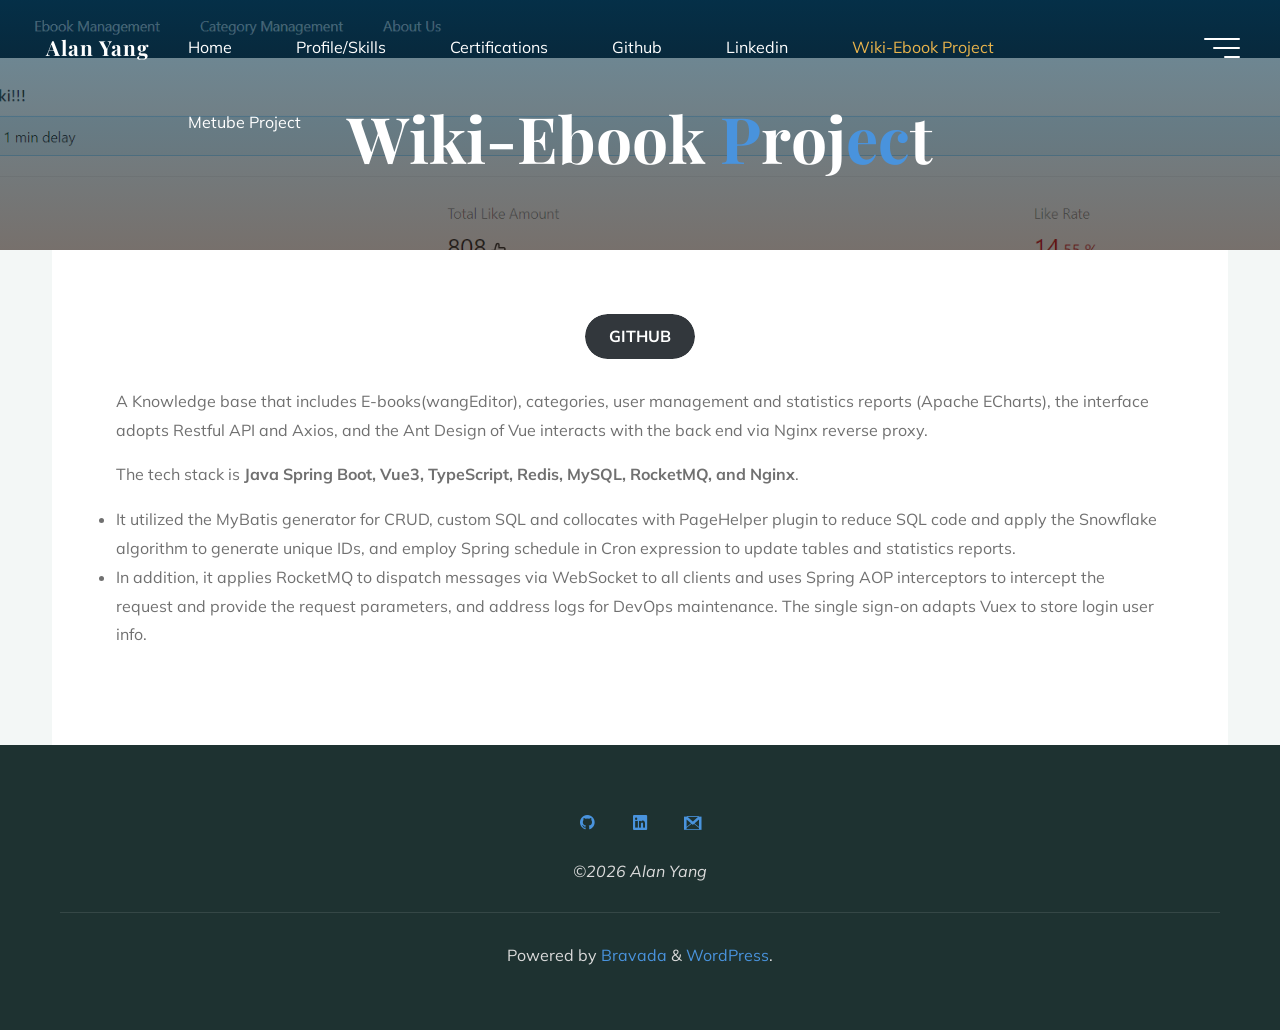
<file: wiki/index.html>
<!doctype html>
<html lang="en-US">
  <head>
    <meta
      name="viewport"
      content="width=device-width, user-scalable=yes, initial-scale=1.0"
    />
    <meta http-equiv="X-UA-Compatible" content="IE=edge" />
    <meta charset="UTF-8" />
    <link rel="profile" href="http://gmpg.org/xfn/11" />
    <title>Wiki-Ebook Project &#8211; Alan Yang</title>
    <meta name="robots" content="max-image-preview:large" />
    <link rel="dns-prefetch" href="//fonts.googleapis.com" />
    <link
      rel="alternate"
      type="application/rss+xml"
      title="Alan Yang &raquo; Feed"
      href="https://chingyuany.github.io/portfolio/feed/"
    />
    <link
      rel="alternate"
      type="application/rss+xml"
      title="Alan Yang &raquo; Comments Feed"
      href="https://chingyuany.github.io/portfolio/comments/feed/"
    />
    <link
      rel="alternate"
      title="oEmbed (JSON)"
      type="application/json+oembed"
      href="https://chingyuany.github.io/portfolio/wp-json/oembed/1.0/embed?url=https%3A%2F%2Falanyang.pw%2Fwiki%2F"
    />
    <style id="wp-img-auto-sizes-contain-inline-css">
      img:is([sizes="auto" i], [sizes^="auto," i]) {
        contain-intrinsic-size: 3000px 1500px;
      }
      /*# sourceURL=wp-img-auto-sizes-contain-inline-css */
    </style>
    <style id="wp-emoji-styles-inline-css">
      img.wp-smiley,
      img.emoji {
        display: inline !important;
        border: none !important;
        box-shadow: none !important;
        height: 1em !important;
        width: 1em !important;
        margin: 0 0.07em !important;
        vertical-align: -0.1em !important;
        background: none !important;
        padding: 0 !important;
      }
      /*# sourceURL=wp-emoji-styles-inline-css */
    </style>
    <style id="wp-block-library-inline-css">
      :root {
        --wp-block-synced-color: #7a00df;
        --wp-block-synced-color--rgb: 122, 0, 223;
        --wp-bound-block-color: var(--wp-block-synced-color);
        --wp-editor-canvas-background: #ddd;
        --wp-admin-theme-color: #007cba;
        --wp-admin-theme-color--rgb: 0, 124, 186;
        --wp-admin-theme-color-darker-10: #006ba1;
        --wp-admin-theme-color-darker-10--rgb: 0, 107, 160.5;
        --wp-admin-theme-color-darker-20: #005a87;
        --wp-admin-theme-color-darker-20--rgb: 0, 90, 135;
        --wp-admin-border-width-focus: 2px;
      }
      @media (min-resolution: 192dpi) {
        :root {
          --wp-admin-border-width-focus: 1.5px;
        }
      }
      .wp-element-button {
        cursor: pointer;
      }
      :root .has-very-light-gray-background-color {
        background-color: #eee;
      }
      :root .has-very-dark-gray-background-color {
        background-color: #313131;
      }
      :root .has-very-light-gray-color {
        color: #eee;
      }
      :root .has-very-dark-gray-color {
        color: #313131;
      }
      :root .has-vivid-green-cyan-to-vivid-cyan-blue-gradient-background {
        background: linear-gradient(135deg, #00d084, #0693e3);
      }
      :root .has-purple-crush-gradient-background {
        background: linear-gradient(135deg, #34e2e4, #4721fb 50%, #ab1dfe);
      }
      :root .has-hazy-dawn-gradient-background {
        background: linear-gradient(135deg, #faaca8, #dad0ec);
      }
      :root .has-subdued-olive-gradient-background {
        background: linear-gradient(135deg, #fafae1, #67a671);
      }
      :root .has-atomic-cream-gradient-background {
        background: linear-gradient(135deg, #fdd79a, #004a59);
      }
      :root .has-nightshade-gradient-background {
        background: linear-gradient(135deg, #330968, #31cdcf);
      }
      :root .has-midnight-gradient-background {
        background: linear-gradient(135deg, #020381, #2874fc);
      }
      :root {
        --wp--preset--font-size--normal: 16px;
        --wp--preset--font-size--huge: 42px;
      }
      .has-regular-font-size {
        font-size: 1em;
      }
      .has-larger-font-size {
        font-size: 2.625em;
      }
      .has-normal-font-size {
        font-size: var(--wp--preset--font-size--normal);
      }
      .has-huge-font-size {
        font-size: var(--wp--preset--font-size--huge);
      }
      :root .has-text-align-center {
        text-align: center;
      }
      :root .has-text-align-left {
        text-align: left;
      }
      :root .has-text-align-right {
        text-align: right;
      }
      .has-fit-text {
        white-space: nowrap !important;
      }
      #end-resizable-editor-section {
        display: none;
      }
      .aligncenter {
        clear: both;
      }
      .items-justified-left {
        justify-content: flex-start;
      }
      .items-justified-center {
        justify-content: center;
      }
      .items-justified-right {
        justify-content: flex-end;
      }
      .items-justified-space-between {
        justify-content: space-between;
      }
      .screen-reader-text {
        word-wrap: normal !important;
        border: 0;
        clip-path: inset(50%);
        height: 1px;
        margin: -1px;
        overflow: hidden;
        padding: 0;
        position: absolute;
        width: 1px;
        word-break: normal !important;
      }
      .screen-reader-text:focus {
        background-color: #ddd;
        clip-path: none;
        color: #444;
        display: block;
        font-size: 1em;
        height: auto;
        left: 5px;
        line-height: normal;
        padding: 15px 23px 14px;
        text-decoration: none;
        top: 5px;
        width: auto;
        z-index: 100000;
      }
      html :where(.has-border-color) {
        border-style: solid;
      }
      html
        :where(
          [style^="border-color"],
          [style*=";border-color"],
          [style*="; border-color"]
        ) {
        border-style: solid;
      }
      html
        :where(
          [style^="border-top-color"],
          [style*=";border-top-color"],
          [style*="; border-top-color"]
        ) {
        border-top-style: solid;
      }
      html
        :where(
          [style^="border-right-color"],
          [style*=";border-right-color"],
          [style*="; border-right-color"]
        ) {
        border-right-style: solid;
      }
      html
        :where(
          [style^="border-bottom-color"],
          [style*=";border-bottom-color"],
          [style*="; border-bottom-color"]
        ) {
        border-bottom-style: solid;
      }
      html
        :where(
          [style^="border-left-color"],
          [style*=";border-left-color"],
          [style*="; border-left-color"]
        ) {
        border-left-style: solid;
      }
      html
        :where(
          [style^="border-width"],
          [style*=";border-width"],
          [style*="; border-width"]
        ) {
        border-style: solid;
      }
      html
        :where(
          [style^="border-top-width"],
          [style*=";border-top-width"],
          [style*="; border-top-width"]
        ) {
        border-top-style: solid;
      }
      html
        :where(
          [style^="border-right-width"],
          [style*=";border-right-width"],
          [style*="; border-right-width"]
        ) {
        border-right-style: solid;
      }
      html
        :where(
          [style^="border-bottom-width"],
          [style*=";border-bottom-width"],
          [style*="; border-bottom-width"]
        ) {
        border-bottom-style: solid;
      }
      html
        :where(
          [style^="border-left-width"],
          [style*=";border-left-width"],
          [style*="; border-left-width"]
        ) {
        border-left-style: solid;
      }
      html :where(img[class*="wp-image-"]) {
        height: auto;
        max-width: 100%;
      }
      :where(figure) {
        margin: 0 0 1em;
      }
      html :where(.is-position-sticky) {
        --wp-admin--admin-bar--position-offset: var(
          --wp-admin--admin-bar--height,
          0px
        );
      }
      @media screen and (max-width: 600px) {
        html :where(.is-position-sticky) {
          --wp-admin--admin-bar--position-offset: 0px;
        }
      }

      /*# sourceURL=/wp-includes/css/dist/block-library/common.min.css */
    </style>
    <style id="wp-block-button-inline-css">
      .wp-block-button__link {
        align-content: center;
        box-sizing: border-box;
        cursor: pointer;
        display: inline-block;
        height: 100%;
        text-align: center;
        word-break: break-word;
      }
      .wp-block-button__link.aligncenter {
        text-align: center;
      }
      .wp-block-button__link.alignright {
        text-align: right;
      }
      :where(.wp-block-button__link) {
        border-radius: 9999px;
        box-shadow: none;
        padding: calc(0.667em + 2px) calc(1.333em + 2px);
        text-decoration: none;
      }
      .wp-block-button[style*="text-decoration"] .wp-block-button__link {
        text-decoration: inherit;
      }
      .wp-block-buttons > .wp-block-button.has-custom-width {
        max-width: none;
      }
      .wp-block-buttons
        > .wp-block-button.has-custom-width
        .wp-block-button__link {
        width: 100%;
      }
      .wp-block-buttons
        > .wp-block-button.has-custom-font-size
        .wp-block-button__link {
        font-size: inherit;
      }
      .wp-block-buttons > .wp-block-button[class*="wp-block-button__width"] {
        width: calc(
          var(--wp--block-button--width) * 1% -
            var(--wp--style--block-gap, 0.5em) *
            (1 - var(--wp--block-button--width) / 100)
        );
      }
      .wp-block-buttons > .wp-block-button.wp-block-button__width-25 {
        width: calc(25% - var(--wp--style--block-gap, 0.5em) * 0.75);
      }
      .wp-block-buttons > .wp-block-button.wp-block-button__width-50 {
        width: calc(50% - var(--wp--style--block-gap, 0.5em) * 0.5);
      }
      .wp-block-buttons > .wp-block-button.wp-block-button__width-75 {
        width: calc(75% - var(--wp--style--block-gap, 0.5em) * 0.25);
      }
      .wp-block-buttons > .wp-block-button.wp-block-button__width-100 {
        flex-basis: 100%;
        width: 100%;
      }
      .wp-block-buttons.is-vertical
        > .wp-block-button[class*="wp-block-button__width"] {
        width: calc(var(--wp--block-button--width) * 1%);
      }
      .wp-block-buttons.is-vertical
        > .wp-block-button.wp-block-button__width-25 {
        width: 25%;
      }
      .wp-block-buttons.is-vertical
        > .wp-block-button.wp-block-button__width-50 {
        width: 50%;
      }
      .wp-block-buttons.is-vertical
        > .wp-block-button.wp-block-button__width-75 {
        width: 75%;
      }
      .wp-block-button.is-style-squared,
      .wp-block-button__link.wp-block-button.is-style-squared {
        border-radius: 0;
      }
      .wp-block-button.no-border-radius,
      .wp-block-button__link.no-border-radius {
        border-radius: 0 !important;
      }
      :root :where(.wp-block-button .wp-block-button__link.is-style-outline),
      :root :where(.wp-block-button.is-style-outline > .wp-block-button__link) {
        border: 2px solid;
        padding: 0.667em 1.333em;
      }
      :root
        :where(
          .wp-block-button
            .wp-block-button__link.is-style-outline:not(.has-text-color)
        ),
      :root
        :where(
          .wp-block-button.is-style-outline
            > .wp-block-button__link:not(.has-text-color)
        ) {
        color: currentColor;
      }
      :root
        :where(
          .wp-block-button
            .wp-block-button__link.is-style-outline:not(.has-background)
        ),
      :root
        :where(
          .wp-block-button.is-style-outline
            > .wp-block-button__link:not(.has-background)
        ) {
        background-color: transparent;
        background-image: none;
      }
      /*# sourceURL=https://chingyuany.github.io/portfolio/d2543f05-cde2-4e4e-b334-9ea7fa13bbe0/wp-includes/blocks/button/style.min.css */
    </style>
    <style id="wp-block-list-inline-css">
      ol,
      ul {
        box-sizing: border-box;
      }
      :root :where(.wp-block-list.has-background) {
        padding: 1.25em 2.375em;
      }
      /*# sourceURL=https://chingyuany.github.io/portfolio/d2543f05-cde2-4e4e-b334-9ea7fa13bbe0/wp-includes/blocks/list/style.min.css */
    </style>
    <style id="wp-block-paragraph-inline-css">
      .is-small-text {
        font-size: 0.875em;
      }
      .is-regular-text {
        font-size: 1em;
      }
      .is-large-text {
        font-size: 2.25em;
      }
      .is-larger-text {
        font-size: 3em;
      }
      .has-drop-cap:not(:focus):first-letter {
        float: left;
        font-size: 8.4em;
        font-style: normal;
        font-weight: 100;
        line-height: 0.68;
        margin: 0.05em 0.1em 0 0;
        text-transform: uppercase;
      }
      body.rtl .has-drop-cap:not(:focus):first-letter {
        float: none;
        margin-left: 0.1em;
      }
      p.has-drop-cap.has-background {
        overflow: hidden;
      }
      :root :where(p.has-background) {
        padding: 1.25em 2.375em;
      }
      :where(p.has-text-color:not(.has-link-color)) a {
        color: inherit;
      }
      p.has-text-align-left[style*="writing-mode:vertical-lr"],
      p.has-text-align-right[style*="writing-mode:vertical-rl"] {
        rotate: 180deg;
      }
      /*# sourceURL=https://chingyuany.github.io/portfolio/d2543f05-cde2-4e4e-b334-9ea7fa13bbe0/wp-includes/blocks/paragraph/style.min.css */
    </style>
    <style id="wp-block-buttons-inline-css">
      .wp-block-buttons {
        box-sizing: border-box;
      }
      .wp-block-buttons.is-vertical {
        flex-direction: column;
      }
      .wp-block-buttons.is-vertical > .wp-block-button:last-child {
        margin-bottom: 0;
      }
      .wp-block-buttons > .wp-block-button {
        display: inline-block;
        margin: 0;
      }
      .wp-block-buttons.is-content-justification-left {
        justify-content: flex-start;
      }
      .wp-block-buttons.is-content-justification-left.is-vertical {
        align-items: flex-start;
      }
      .wp-block-buttons.is-content-justification-center {
        justify-content: center;
      }
      .wp-block-buttons.is-content-justification-center.is-vertical {
        align-items: center;
      }
      .wp-block-buttons.is-content-justification-right {
        justify-content: flex-end;
      }
      .wp-block-buttons.is-content-justification-right.is-vertical {
        align-items: flex-end;
      }
      .wp-block-buttons.is-content-justification-space-between {
        justify-content: space-between;
      }
      .wp-block-buttons.aligncenter {
        text-align: center;
      }
      .wp-block-buttons:not(
          .is-content-justification-space-between,
          .is-content-justification-right,
          .is-content-justification-left,
          .is-content-justification-center
        )
        .wp-block-button.aligncenter {
        margin-left: auto;
        margin-right: auto;
        width: 100%;
      }
      .wp-block-buttons[style*="text-decoration"] .wp-block-button,
      .wp-block-buttons[style*="text-decoration"] .wp-block-button__link {
        text-decoration: inherit;
      }
      .wp-block-buttons.has-custom-font-size .wp-block-button__link {
        font-size: inherit;
      }
      .wp-block-buttons .wp-block-button__link {
        width: 100%;
      }
      .wp-block-button.aligncenter {
        text-align: center;
      }
      /*# sourceURL=https://chingyuany.github.io/portfolio/d2543f05-cde2-4e4e-b334-9ea7fa13bbe0/wp-includes/blocks/buttons/style.min.css */
    </style>

    <style id="classic-theme-styles-inline-css">
      /*! This file is auto-generated */
      .wp-block-button__link {
        color: #fff;
        background-color: #32373c;
        border-radius: 9999px;
        box-shadow: none;
        text-decoration: none;
        padding: calc(0.667em + 2px) calc(1.333em + 2px);
        font-size: 1.125em;
      }
      .wp-block-file__button {
        background: #32373c;
        color: #fff;
        text-decoration: none;
      }
      /*# sourceURL=/wp-includes/css/classic-themes.min.css */
    </style>

    <style id="global-styles-inline-css">
      :root {
        --wp--preset--aspect-ratio--square: 1;
        --wp--preset--aspect-ratio--4-3: 4/3;
        --wp--preset--aspect-ratio--3-4: 3/4;
        --wp--preset--aspect-ratio--3-2: 3/2;
        --wp--preset--aspect-ratio--2-3: 2/3;
        --wp--preset--aspect-ratio--16-9: 16/9;
        --wp--preset--aspect-ratio--9-16: 9/16;
        --wp--preset--color--black: #000000;
        --wp--preset--color--cyan-bluish-gray: #abb8c3;
        --wp--preset--color--white: #ffffff;
        --wp--preset--color--pale-pink: #f78da7;
        --wp--preset--color--vivid-red: #cf2e2e;
        --wp--preset--color--luminous-vivid-orange: #ff6900;
        --wp--preset--color--luminous-vivid-amber: #fcb900;
        --wp--preset--color--light-green-cyan: #7bdcb5;
        --wp--preset--color--vivid-green-cyan: #00d084;
        --wp--preset--color--pale-cyan-blue: #8ed1fc;
        --wp--preset--color--vivid-cyan-blue: #0693e3;
        --wp--preset--color--vivid-purple: #9b51e0;
        --wp--preset--color--accent-1: #4993dd;
        --wp--preset--color--accent-2: #0f8b8d;
        --wp--preset--color--headings: #162521;
        --wp--preset--color--sitetext: #707070;
        --wp--preset--color--sitebg: #ffffff;
        --wp--preset--gradient--vivid-cyan-blue-to-vivid-purple: linear-gradient(
          135deg,
          rgb(6, 147, 227) 0%,
          rgb(155, 81, 224) 100%
        );
        --wp--preset--gradient--light-green-cyan-to-vivid-green-cyan: linear-gradient(
          135deg,
          rgb(122, 220, 180) 0%,
          rgb(0, 208, 130) 100%
        );
        --wp--preset--gradient--luminous-vivid-amber-to-luminous-vivid-orange: linear-gradient(
          135deg,
          rgb(252, 185, 0) 0%,
          rgb(255, 105, 0) 100%
        );
        --wp--preset--gradient--luminous-vivid-orange-to-vivid-red: linear-gradient(
          135deg,
          rgb(255, 105, 0) 0%,
          rgb(207, 46, 46) 100%
        );
        --wp--preset--gradient--very-light-gray-to-cyan-bluish-gray: linear-gradient(
          135deg,
          rgb(238, 238, 238) 0%,
          rgb(169, 184, 195) 100%
        );
        --wp--preset--gradient--cool-to-warm-spectrum: linear-gradient(
          135deg,
          rgb(74, 234, 220) 0%,
          rgb(151, 120, 209) 20%,
          rgb(207, 42, 186) 40%,
          rgb(238, 44, 130) 60%,
          rgb(251, 105, 98) 80%,
          rgb(254, 248, 76) 100%
        );
        --wp--preset--gradient--blush-light-purple: linear-gradient(
          135deg,
          rgb(255, 206, 236) 0%,
          rgb(152, 150, 240) 100%
        );
        --wp--preset--gradient--blush-bordeaux: linear-gradient(
          135deg,
          rgb(254, 205, 165) 0%,
          rgb(254, 45, 45) 50%,
          rgb(107, 0, 62) 100%
        );
        --wp--preset--gradient--luminous-dusk: linear-gradient(
          135deg,
          rgb(255, 203, 112) 0%,
          rgb(199, 81, 192) 50%,
          rgb(65, 88, 208) 100%
        );
        --wp--preset--gradient--pale-ocean: linear-gradient(
          135deg,
          rgb(255, 245, 203) 0%,
          rgb(182, 227, 212) 50%,
          rgb(51, 167, 181) 100%
        );
        --wp--preset--gradient--electric-grass: linear-gradient(
          135deg,
          rgb(202, 248, 128) 0%,
          rgb(113, 206, 126) 100%
        );
        --wp--preset--gradient--midnight: linear-gradient(
          135deg,
          rgb(2, 3, 129) 0%,
          rgb(40, 116, 252) 100%
        );
        --wp--preset--font-size--small: 10px;
        --wp--preset--font-size--medium: 20px;
        --wp--preset--font-size--large: 25px;
        --wp--preset--font-size--x-large: 42px;
        --wp--preset--font-size--normal: 16px;
        --wp--preset--font-size--larger: 40px;
        --wp--preset--spacing--20: 0.44rem;
        --wp--preset--spacing--30: 0.67rem;
        --wp--preset--spacing--40: 1rem;
        --wp--preset--spacing--50: 1.5rem;
        --wp--preset--spacing--60: 2.25rem;
        --wp--preset--spacing--70: 3.38rem;
        --wp--preset--spacing--80: 5.06rem;
        --wp--preset--shadow--natural: 6px 6px 9px rgba(0, 0, 0, 0.2);
        --wp--preset--shadow--deep: 12px 12px 50px rgba(0, 0, 0, 0.4);
        --wp--preset--shadow--sharp: 6px 6px 0px rgba(0, 0, 0, 0.2);
        --wp--preset--shadow--outlined:
          6px 6px 0px -3px rgb(255, 255, 255), 6px 6px rgb(0, 0, 0);
        --wp--preset--shadow--crisp: 6px 6px 0px rgb(0, 0, 0);
      }
      .wp-block-button {
        --wp--preset--dimension--25: 25%;
        --wp--preset--dimension--50: 50%;
        --wp--preset--dimension--75: 75%;
        --wp--preset--dimension--100: 100%;
      }
      :where(body) {
        margin: 0;
      }
      :where(.is-layout-flex) {
        gap: 0.5em;
      }
      :where(.is-layout-grid) {
        gap: 0.5em;
      }
      body .is-layout-flex {
        display: flex;
      }
      .is-layout-flex {
        flex-wrap: wrap;
        align-items: center;
      }
      .is-layout-flex > :is(*, div) {
        margin: 0;
      }
      body .is-layout-grid {
        display: grid;
      }
      .is-layout-grid > :is(*, div) {
        margin: 0;
      }
      body {
        padding-top: 0px;
        padding-right: 0px;
        padding-bottom: 0px;
        padding-left: 0px;
      }
      :root :where(.wp-element-button, .wp-block-button__link) {
        background-color: #32373c;
        border-width: 0;
        color: #fff;
        font-family: inherit;
        font-size: inherit;
        font-style: inherit;
        font-weight: inherit;
        letter-spacing: inherit;
        line-height: inherit;
        padding-top: calc(0.667em + 2px);
        padding-right: calc(1.333em + 2px);
        padding-bottom: calc(0.667em + 2px);
        padding-left: calc(1.333em + 2px);
        text-decoration: none;
        text-transform: inherit;
      }
      .has-black-color {
        color: var(--wp--preset--color--black) !important;
      }
      .has-cyan-bluish-gray-color {
        color: var(--wp--preset--color--cyan-bluish-gray) !important;
      }
      .has-white-color {
        color: var(--wp--preset--color--white) !important;
      }
      .has-pale-pink-color {
        color: var(--wp--preset--color--pale-pink) !important;
      }
      .has-vivid-red-color {
        color: var(--wp--preset--color--vivid-red) !important;
      }
      .has-luminous-vivid-orange-color {
        color: var(--wp--preset--color--luminous-vivid-orange) !important;
      }
      .has-luminous-vivid-amber-color {
        color: var(--wp--preset--color--luminous-vivid-amber) !important;
      }
      .has-light-green-cyan-color {
        color: var(--wp--preset--color--light-green-cyan) !important;
      }
      .has-vivid-green-cyan-color {
        color: var(--wp--preset--color--vivid-green-cyan) !important;
      }
      .has-pale-cyan-blue-color {
        color: var(--wp--preset--color--pale-cyan-blue) !important;
      }
      .has-vivid-cyan-blue-color {
        color: var(--wp--preset--color--vivid-cyan-blue) !important;
      }
      .has-vivid-purple-color {
        color: var(--wp--preset--color--vivid-purple) !important;
      }
      .has-accent-1-color {
        color: var(--wp--preset--color--accent-1) !important;
      }
      .has-accent-2-color {
        color: var(--wp--preset--color--accent-2) !important;
      }
      .has-headings-color {
        color: var(--wp--preset--color--headings) !important;
      }
      .has-sitetext-color {
        color: var(--wp--preset--color--sitetext) !important;
      }
      .has-sitebg-color {
        color: var(--wp--preset--color--sitebg) !important;
      }
      .has-black-background-color {
        background-color: var(--wp--preset--color--black) !important;
      }
      .has-cyan-bluish-gray-background-color {
        background-color: var(--wp--preset--color--cyan-bluish-gray) !important;
      }
      .has-white-background-color {
        background-color: var(--wp--preset--color--white) !important;
      }
      .has-pale-pink-background-color {
        background-color: var(--wp--preset--color--pale-pink) !important;
      }
      .has-vivid-red-background-color {
        background-color: var(--wp--preset--color--vivid-red) !important;
      }
      .has-luminous-vivid-orange-background-color {
        background-color: var(
          --wp--preset--color--luminous-vivid-orange
        ) !important;
      }
      .has-luminous-vivid-amber-background-color {
        background-color: var(
          --wp--preset--color--luminous-vivid-amber
        ) !important;
      }
      .has-light-green-cyan-background-color {
        background-color: var(--wp--preset--color--light-green-cyan) !important;
      }
      .has-vivid-green-cyan-background-color {
        background-color: var(--wp--preset--color--vivid-green-cyan) !important;
      }
      .has-pale-cyan-blue-background-color {
        background-color: var(--wp--preset--color--pale-cyan-blue) !important;
      }
      .has-vivid-cyan-blue-background-color {
        background-color: var(--wp--preset--color--vivid-cyan-blue) !important;
      }
      .has-vivid-purple-background-color {
        background-color: var(--wp--preset--color--vivid-purple) !important;
      }
      .has-accent-1-background-color {
        background-color: var(--wp--preset--color--accent-1) !important;
      }
      .has-accent-2-background-color {
        background-color: var(--wp--preset--color--accent-2) !important;
      }
      .has-headings-background-color {
        background-color: var(--wp--preset--color--headings) !important;
      }
      .has-sitetext-background-color {
        background-color: var(--wp--preset--color--sitetext) !important;
      }
      .has-sitebg-background-color {
        background-color: var(--wp--preset--color--sitebg) !important;
      }
      .has-black-border-color {
        border-color: var(--wp--preset--color--black) !important;
      }
      .has-cyan-bluish-gray-border-color {
        border-color: var(--wp--preset--color--cyan-bluish-gray) !important;
      }
      .has-white-border-color {
        border-color: var(--wp--preset--color--white) !important;
      }
      .has-pale-pink-border-color {
        border-color: var(--wp--preset--color--pale-pink) !important;
      }
      .has-vivid-red-border-color {
        border-color: var(--wp--preset--color--vivid-red) !important;
      }
      .has-luminous-vivid-orange-border-color {
        border-color: var(
          --wp--preset--color--luminous-vivid-orange
        ) !important;
      }
      .has-luminous-vivid-amber-border-color {
        border-color: var(--wp--preset--color--luminous-vivid-amber) !important;
      }
      .has-light-green-cyan-border-color {
        border-color: var(--wp--preset--color--light-green-cyan) !important;
      }
      .has-vivid-green-cyan-border-color {
        border-color: var(--wp--preset--color--vivid-green-cyan) !important;
      }
      .has-pale-cyan-blue-border-color {
        border-color: var(--wp--preset--color--pale-cyan-blue) !important;
      }
      .has-vivid-cyan-blue-border-color {
        border-color: var(--wp--preset--color--vivid-cyan-blue) !important;
      }
      .has-vivid-purple-border-color {
        border-color: var(--wp--preset--color--vivid-purple) !important;
      }
      .has-accent-1-border-color {
        border-color: var(--wp--preset--color--accent-1) !important;
      }
      .has-accent-2-border-color {
        border-color: var(--wp--preset--color--accent-2) !important;
      }
      .has-headings-border-color {
        border-color: var(--wp--preset--color--headings) !important;
      }
      .has-sitetext-border-color {
        border-color: var(--wp--preset--color--sitetext) !important;
      }
      .has-sitebg-border-color {
        border-color: var(--wp--preset--color--sitebg) !important;
      }
      .has-vivid-cyan-blue-to-vivid-purple-gradient-background {
        background: var(
          --wp--preset--gradient--vivid-cyan-blue-to-vivid-purple
        ) !important;
      }
      .has-light-green-cyan-to-vivid-green-cyan-gradient-background {
        background: var(
          --wp--preset--gradient--light-green-cyan-to-vivid-green-cyan
        ) !important;
      }
      .has-luminous-vivid-amber-to-luminous-vivid-orange-gradient-background {
        background: var(
          --wp--preset--gradient--luminous-vivid-amber-to-luminous-vivid-orange
        ) !important;
      }
      .has-luminous-vivid-orange-to-vivid-red-gradient-background {
        background: var(
          --wp--preset--gradient--luminous-vivid-orange-to-vivid-red
        ) !important;
      }
      .has-very-light-gray-to-cyan-bluish-gray-gradient-background {
        background: var(
          --wp--preset--gradient--very-light-gray-to-cyan-bluish-gray
        ) !important;
      }
      .has-cool-to-warm-spectrum-gradient-background {
        background: var(
          --wp--preset--gradient--cool-to-warm-spectrum
        ) !important;
      }
      .has-blush-light-purple-gradient-background {
        background: var(--wp--preset--gradient--blush-light-purple) !important;
      }
      .has-blush-bordeaux-gradient-background {
        background: var(--wp--preset--gradient--blush-bordeaux) !important;
      }
      .has-luminous-dusk-gradient-background {
        background: var(--wp--preset--gradient--luminous-dusk) !important;
      }
      .has-pale-ocean-gradient-background {
        background: var(--wp--preset--gradient--pale-ocean) !important;
      }
      .has-electric-grass-gradient-background {
        background: var(--wp--preset--gradient--electric-grass) !important;
      }
      .has-midnight-gradient-background {
        background: var(--wp--preset--gradient--midnight) !important;
      }
      .has-small-font-size {
        font-size: var(--wp--preset--font-size--small) !important;
      }
      .has-medium-font-size {
        font-size: var(--wp--preset--font-size--medium) !important;
      }
      .has-large-font-size {
        font-size: var(--wp--preset--font-size--large) !important;
      }
      .has-x-large-font-size {
        font-size: var(--wp--preset--font-size--x-large) !important;
      }
      .has-normal-font-size {
        font-size: var(--wp--preset--font-size--normal) !important;
      }
      .has-larger-font-size {
        font-size: var(--wp--preset--font-size--larger) !important;
      }
      /*# sourceURL=global-styles-inline-css */
    </style>

    <link
      rel="stylesheet"
      id="bravada-themefonts-css"
      href="../d2543f05-cde2-4e4e-b334-9ea7fa13bbe0/wp-content/themes/bravada/resources/fonts/fontfaces.css?ver=1.1.4"
      media="all"
    />
    <link
      rel="stylesheet"
      id="bravada-googlefonts-css"
      href="//fonts.googleapis.com/css?family=Muli:|Playfair+Display:|Muli:100,200,300,400,500,600,700,800,900|Playfair+Display:700&#038;ver=1.1.4"
      media="all"
    />
    <link
      rel="stylesheet"
      id="bravada-main-css"
      href="../d2543f05-cde2-4e4e-b334-9ea7fa13bbe0/wp-content/themes/bravada/style.css?ver=1.1.4"
      media="all"
    />
    <style id="bravada-main-inline-css">
      body:not(.bravada-landing-page) #container,
      #colophon-inside,
      .footer-inside,
      #breadcrumbs-container-inside {
        margin: 0 auto;
        max-width: 1240px;
      }
      body:not(.bravada-landing-page) #container {
        max-width: calc(1240px - 4em);
      }
      #primary {
        width: 320px;
      }
      #secondary {
        width: 320px;
      }
      #container.one-column .main {
        width: 100%;
      }
      #container.two-columns-right #secondary {
        float: right;
      }
      #container.two-columns-right .main,
      .two-columns-right #breadcrumbs {
        width: calc(100% - 320px);
        float: left;
      }
      #container.two-columns-left #primary {
        float: left;
      }
      #container.two-columns-left .main,
      .two-columns-left #breadcrumbs {
        width: calc(100% - 320px);
        float: right;
      }
      #container.three-columns-right #primary,
      #container.three-columns-left #primary,
      #container.three-columns-sided #primary {
        float: left;
      }
      #container.three-columns-right #secondary,
      #container.three-columns-left #secondary,
      #container.three-columns-sided #secondary {
        float: left;
      }
      #container.three-columns-right #primary,
      #container.three-columns-left #secondary {
        margin-left: 0%;
        margin-right: 0%;
      }
      #container.three-columns-right .main,
      .three-columns-right #breadcrumbs {
        width: calc(100% - 640px);
        float: left;
      }
      #container.three-columns-left .main,
      .three-columns-left #breadcrumbs {
        width: calc(100% - 640px);
        float: right;
      }
      #container.three-columns-sided #secondary {
        float: right;
      }
      #container.three-columns-sided .main,
      .three-columns-sided #breadcrumbs {
        width: calc(100% - 640px);
        float: right;
      }
      .three-columns-sided #breadcrumbs {
        margin: 0 calc(0% + 320px) 0 -1920px;
      }
      html {
        font-family: Muli;
        font-size: 16px;
        font-weight: 400;
        line-height: 1.8;
      }
      #site-title {
        font-family: Playfair Display;
        font-size: 1.3em;
        font-weight: 700;
      }
      #site-text {
      }
      nav#mobile-menu #mobile-nav a {
        font-family: Playfair Display;
        font-size: 2.5em;
        font-weight: 700;
        font-size: clamp(1.3rem, 5vw, 2.5em);
      }
      nav#mobile-menu #mobile-nav ul.sub-menu a {
        font-size: clamp(1.1rem, 4vw, 2em);
      }
      nav#mobile-menu input[type="search"] {
        font-family: Playfair Display;
      }
      .widget-title,
      #comments-title,
      #reply-title,
      .related-posts .related-main-title,
      .main .author-info .page-title {
        font-family: Playfair Display;
        font-size: 1.2em;
        font-weight: 700;
        line-height: 2;
        margin-bottom: 0.5em;
      }
      .widget-title::after,
      #comments-title::after,
      #reply-title::after,
      .related-posts .related-main-title::after {
        margin-bottom: 0.5em;
      }
      .widget-container {
        font-family: Muli;
        font-size: 1em;
        font-weight: 400;
      }
      .widget-container ul li {
        line-height: 1.8;
      }
      .entry-title,
      .main .page-title {
        font-family: Playfair Display;
        font-size: 1.7em;
        font-weight: 700;
      }
      body:not(.single) .entry-meta > span {
        font-family: Muli;
        font-size: 1em;
        font-weight: 300;
      } /* single post titles/metas */
      #header-page-title .entry-title,
      .singular-title,
      .lp-staticslider .staticslider-caption-title,
      .seriousslider-theme .seriousslider-caption-title {
        font-family: Playfair Display;
        font-size: 5em;
        font-weight: 700;
        font-size: clamp(2.5em, 5vw, 5em);
        line-height: 1.3;
      }
      .single .entry-meta > span {
        font-family: Muli;
        font-size: 1.1em;
        font-weight: 300;
      }
      h1 {
        font-size: 2.33em;
      }
      h2 {
        font-size: 2.06em;
      }
      h3 {
        font-size: 1.79em;
      }
      h4 {
        font-size: 1.52em;
      }
      h5 {
        font-size: 1.25em;
      }
      h6 {
        font-size: 0.98em;
      }
      h1,
      h2,
      h3,
      h4 {
        font-family: Playfair Display;
        font-weight: 700;
      }
      .entry-content h1,
      .entry-summary h1,
      .entry-content h2,
      .entry-summary h2,
      .entry-content h3,
      .entry-summary h3,
      .entry-content h4,
      .entry-summary h4,
      .entry-content h5,
      .entry-summary h5,
      .entry-content h6,
      .entry-summary h6 {
        line-height: 1.2;
        margin-bottom: 0.5em;
      }
      .lp-section-header .lp-section-desc,
      .lp-box-title,
      .lp-tt-title,
      #nav-fixed a + a,
      #nav-below span,
      .lp-blocks.lp-blocks1 .lp-block .lp-block-readmore {
        font-family: Playfair Display;
      }
      .lp-section-header .lp-section-title {
        font-family: Muli;
      }
      blockquote cite {
        font-family: Muli;
      }
      :root {
        --bravada-accent-1: #4993dd;
        --bravada-accent-2: #0f8b8d;
      }
      .bravada-accent-1 {
        color: #4993dd;
      }
      .bravada-accent-2 {
        color: #0f8b8d;
      }
      .bravada-accent-1-bg {
        background-color: #4993dd;
      }
      .bravada-accent-2-bg {
        background-color: #0f8b8d;
      }
      body {
        color: #707070;
        background-color: #f3f7f6;
      }
      .lp-staticslider .staticslider-caption-text a {
        color: #ffffff;
      }
      #site-header-main,
      .menu-search-animated .searchform input[type="search"],
      #access .menu-search-animated .searchform,
      .site-header-bottom-fixed,
      .bravada-over-menu
        .site-header-bottom.header-fixed
        .site-header-bottom-fixed {
        background-color: #ffffff;
      }
      .bravada-over-menu .site-header-bottom-fixed {
        background: transparent;
      }
      .bravada-over-menu .header-fixed.site-header-bottom #site-title a,
      .bravada-over-menu .header-fixed.site-header-bottom #site-description {
        color: #4993dd;
      }
      .bravada-over-menu #site-title a,
      .bravada-over-menu #site-description,
      .bravada-over-menu #access > div > ul > li,
      .bravada-over-menu #access > div > ul > li > a,
      .bravada-over-menu .site-header-bottom:not(.header-fixed) #nav-toggle,
      #breadcrumbs-container span,
      #breadcrumbs-container a,
      #breadcrumbs-container i {
        color: #ffffff;
      }
      #bmobile #site-title a {
        color: #4993dd;
      }
      #site-title a::before {
        background: #4993dd;
      }
      body:not(.bravada-over-menu) .site-header-bottom #site-title a::before,
      .bravada-over-menu
        .header-fixed.site-header-bottom
        #site-title
        a::before {
        background: #0f8b8d;
      }
      body:not(.bravada-over-menu) .site-header-bottom #site-title a:hover {
        color: #4993dd;
      }
      #site-title a:hover::before {
        background: #0f8b8d;
      }
      #access > div > ul > li,
      #access > div > ul > li > a,
      .bravada-over-menu
        .header-fixed.site-header-bottom
        #access
        > div
        > ul
        > li:not([class*="current"]),
      .bravada-over-menu
        .header-fixed.site-header-bottom
        #access
        > div
        > ul
        > li:not([class*="current"])
        > a {
        color: #444444;
      }
      .hamburger span {
        background-color: #444444;
      }
      #mobile-menu,
      nav#mobile-menu #mobile-nav a {
        color: #ffffff;
      }
      nav#mobile-menu #mobile-nav > li.current_page_item > a,
      nav#mobile-menu #mobile-nav > li.current-menu-item > a,
      nav#mobile-menu #mobile-nav > li.current_page_ancestor > a,
      nav#mobile-menu #mobile-nav > li.current-menu-ancestor > a,
      nav#mobile-menu #mobile-nav a:hover {
        color: #4993dd;
      }
      nav#mobile-menu {
        color: #ffffff;
        background-color: #066664;
      }
      #mobile-nav .searchform input[type="search"] {
        border-color: #ffffff;
      }
      .burgermenu-active.bravada-over-menu
        .site-header-bottom.header-fixed
        .site-header-bottom-fixed {
        background-color: transparent;
      }
      .burgermenu-active.bravada-over-menu .site-header-bottom .hamburger span {
        background-color: #ffffff;
      }
      .bravada-over-menu:not(.burgermenu-active)
        .site-header-bottom:not(.header-fixed)
        .hamburger
        span {
        background-color: #ffffff;
      }
      .bravada-over-menu
        .header-fixed.site-header-bottom
        .side-section-element.widget_cryout_socials
        a:hover::before,
      .side-section-element.widget_cryout_socials a:hover::before {
        color: #ffffff;
      }
      #access ul.sub-menu li a,
      #access ul.children li a,
      .topmenu ul li a {
        color: #ffffff;
      }
      #access ul.sub-menu li a,
      #access ul.children li a {
        background-color: #066664;
      }
      #access ul.sub-menu li a:hover,
      #access ul.children li a:hover {
        color: #4993dd;
      }
      #access > div > ul > li.current_page_item > a,
      #access > div > ul > li.current-menu-item > a,
      #access > div > ul > li.current_page_ancestor > a,
      #access > div > ul > li.current-menu-ancestor > a,
      .bravada-over-menu
        .header-fixed.site-header-bottom
        #access
        > div
        > ul
        > li
        > a {
        color: #e9b44c;
      }
      #access ul.children > li.current_page_item > a,
      #access ul.sub-menu > li.current-menu-item > a,
      #access ul.children > li.current_page_ancestor > a,
      #access ul.sub-menu > li.current-menu-ancestor > a {
        opacity: 0.95;
      }
      #access > div > ul ul > li a:not(:only-child)::after {
        border-left-color: #066664;
      }
      #access > div > ul > li > ul::before {
        border-bottom-color: #066664;
      }
      #access ul li.special1 > a {
        background-color: #f0f0f0;
      }
      #access ul li.special2 > a {
        background-color: #444444;
        color: #ffffff;
      }
      #access ul li.accent1 > a {
        background-color: #4993dd;
        color: #ffffff;
      }
      #access ul li.accent2 > a {
        background-color: #0f8b8d;
        color: #ffffff;
      }
      #access ul li.accent1 > a:hover,
      #access ul li.accent2 > a:hover {
        color: #ffffff;
      }
      #access > div > ul > li.accent1 > a > span::before,
      #access > div > ul > li.accent2 > a > span::before {
        background-color: #ffffff;
      }
      article.hentry,
      body:not(.blog):not(.page-template-template-blog):not(.archive):not(
          .search
        )
        #container:not(.bravada-landing-page)
        .main,
      body.bravada-boxed-layout:not(.bravada-landing-page) #container {
        background-color: #ffffff;
      }
      .pagination span {
        color: #0f8b8d;
      }
      .pagination a:hover {
        background-color: #4993dd;
        color: #ffffff;
      }
      #header-overlay,
      .lp-staticslider::after,
      .seriousslider-theme .item::after {
        background-color: #08415c;
        background: -webkit-linear-gradient(90deg, #08415c 0%, #1c110a 100%);
        background: linear-gradient(180deg, #08415c 0%, #1c110a 100%);
        opacity: 0.6;
        pointer-events: none;
      }
      #header-page-title #header-page-title-inside,
      #header-page-title .entry-title,
      #header-page-title .entry-meta span,
      #header-page-title .entry-meta a,
      #header-page-title .entry-meta time,
      #header-page-title .entry-meta .icon-metas::before,
      #header-page-title .byline,
      #header-page-title #breadcrumbs-nav,
      .lp-staticslider .staticslider-caption-inside,
      .seriousslider-theme .seriousslider-caption-inside {
        color: #ffffff;
      }
      #colophon,
      #footer {
        background-color: #1e3231;
        color: #dbdbdb;
      }
      .post-thumbnail-container .featured-image-overlay::before {
        background-color: #4993dd;
        background: -webkit-gradient(
          linear,
          left top,
          left bottom,
          from(#4993dd),
          to(#0f8b8d)
        );
        background: linear-gradient(to bottom, #4993dd, #0f8b8d);
      }
      .post-thumbnail-container .featured-image-overlay::after {
        background-color: #4993dd;
        background: -webkit-gradient(
          linear,
          left top,
          left bottom,
          from(#4993dd),
          to(#0f8b8d)
        );
        background: linear-gradient(to bottom, #0f8b8d, #4993dd);
      }
      .main
        #content-masonry
        .post-thumbnail-container:hover
        + .entry-after-image
        .entry-title
        a {
        color: #4993dd;
      }
      @media (max-width: 720px) {
        .bravada-magazine-one
          .main
          #content-masonry
          .post-thumbnail-container
          + .entry-after-image {
          background-color: #ffffff;
        }
      }
      .entry-title a:active,
      .entry-title a:hover {
        color: #4993dd;
      }
      span.entry-format {
        color: #4993dd;
      }
      .main #content-masonry .format-link .entry-content a {
        background-color: #4993dd;
        color: #ffffff;
      }
      .main #content-masonry .format-link::after {
        color: #ffffff;
      }
      .cryout article.hentry.format-image,
      .cryout article.hentry.format-audio,
      .cryout article.hentry.format-video {
        background-color: #ffffff;
      }
      .format-aside,
      .format-quote {
        border-color: #eeeeee;
      }
      .single .author-info {
        border-color: #eeeeee;
      }
      .entry-content h5,
      .entry-content h6,
      .lp-text-content h5,
      .lp-text-content h6 {
        color: #0f8b8d;
      }
      .entry-content blockquote::before,
      .entry-content blockquote::after {
        color: rgba(112, 112, 112, 0.2);
      }
      .entry-content h1,
      .entry-content h2,
      .entry-content h3,
      .entry-content h4,
      .lp-text-content h1,
      .lp-text-content h2,
      .lp-text-content h3,
      .lp-text-content h4 {
        color: #162521;
      }
      .entry-title,
      .page-title {
        color: #162521;
      }
      a {
        color: #4993dd;
      }
      a:hover,
      .widget-area a,
      .entry-meta span a:hover,
      .comments-link a {
        color: #0f8b8d;
      }
      .comments-link a:hover,
      .widget-area a:hover {
        color: #4993dd;
      }
      .socials a::before,
      .socials a:hover::before {
        color: #4993dd;
      }
      .socials a::after,
      .socials a:hover::after {
        color: #0f8b8d;
      }
      .bravada-normalizedtags #content .tagcloud a {
        color: #ffffff;
        background-color: #4993dd;
      }
      .bravada-normalizedtags #content .tagcloud a:hover {
        background-color: #0f8b8d;
      }
      #nav-fixed i {
        background-color: #dbdbdb;
      }
      #nav-fixed .nav-next:hover i,
      #nav-fixed .nav-previous:hover i {
        background-color: #0f8b8d;
      }
      #nav-fixed a:hover + a,
      #nav-fixed a + a:hover {
        background-color: rgba(15, 139, 141, 1);
      }
      #nav-fixed i,
      #nav-fixed span {
        color: #ffffff;
      }
      button#toTop i::before {
        color: #4993dd;
      }
      button#toTop i::after {
        color: #0f8b8d;
      }
      @media (max-width: 800px) {
        .cryout #footer-bottom .footer-inside {
          padding-top: 2.5em;
        }
        .cryout .footer-inside a#toTop {
          background-color: #4993dd;
          color: #f3f7f6;
        }
        .cryout .footer-inside a#toTop:hover {
          opacity: 0.8;
        }
      }
      .entry-meta .icon-metas:before {
        color: #b5b5b5;
      }
      #site-title span a::before {
        width: calc(100% - 10em);
      }
      .bravada-caption-one .main .wp-caption .wp-caption-text {
        border-bottom-color: #eeeeee;
      }
      .bravada-caption-two .main .wp-caption .wp-caption-text {
        background-color: #f5f5f5;
      }
      .bravada-image-one .entry-content img[class*="align"],
      .bravada-image-one .entry-summary img[class*="align"],
      .bravada-image-two .entry-content img[class*="align"],
      .bravada-image-two .entry-summary img[class*="align"] {
        border-color: #eeeeee;
      }
      .bravada-image-five .entry-content img[class*="align"],
      .bravada-image-five .entry-summary img[class*="align"] {
        border-color: #4993dd;
      }
      .entry-summary .excerpt-fade {
        background-image: linear-gradient(to left, #ffffff, transparent);
      } /* diffs */
      span.edit-link a.post-edit-link,
      span.edit-link a.post-edit-link:hover,
      span.edit-link .icon-edit:before {
        color: #707070;
      }
      .searchform {
        border-color: #ebebeb;
      }
      .entry-meta span,
      .entry-meta a,
      .entry-utility span,
      .entry-utility a,
      .entry-meta time,
      #breadcrumbs-nav {
        color: #a7a7a7;
      }
      .main #content-masonry .post-thumbnail-container span.bl_categ,
      .main #content-masonry .post-thumbnail-container .comments-link {
        background-color: #ffffff;
      }
      .footermenu ul li span.sep {
        color: #4993dd;
      }
      .entry-meta a::after,
      .entry-utility a::after {
        background: #0f8b8d;
      }
      #header-page-title .category-metas a {
        color: #4993dd;
      }
      .entry-meta .author:hover .avatar {
        border-color: #4993dd;
      }
      .animated-title span.cry-single.animated-letter,
      .animated-title span.cry-double.animated-letter {
        color: #4993dd;
      }
      span.entry-sticky {
        color: #0f8b8d;
      }
      #commentform {
      }
      code,
      #nav-below .nav-previous a::before,
      #nav-below .nav-next a::before {
        background-color: #eeeeee;
      }
      #nav-below .nav-previous::after,
      #nav-below .nav-next::after {
        background-color: #4993dd;
      }
      pre,
      .comment-author {
        border-color: #eeeeee;
      }
      .commentlist .comment-area,
      .commentlist .pingback {
        border-color: #f3f3f3;
      }
      .commentlist img.avatar {
        background-color: #ffffff;
      }
      .comment-meta a {
        color: #bfbfbf;
      }
      .commentlist .reply a,
      .commentlist .author-name,
      .commentlist .author-name a {
        background-color: #4993dd;
        color: #ffffff;
      }
      .commentlist .reply a:hover {
        background-color: #0f8b8d;
      }
      select,
      input[type],
      textarea {
        color: #707070;
        background-color: #f5f5f5;
      }
      .sidey select {
        background-color: #ffffff;
      }
      .searchform .searchsubmit {
        background: #4993dd;
      }
      .searchform:hover .searchsubmit {
        background: #0f8b8d;
      }
      .searchform input[type="search"],
      .searchform input[type="search"]:hover,
      .searchform input[type="search"]:focus {
        background-color: #ffffff;
      }
      input[type]:hover,
      textarea:hover,
      select:hover,
      input[type]:focus,
      textarea:focus,
      select:focus {
        border-color: #dcdcdc;
      }
      button,
      input[type="button"],
      input[type="submit"],
      input[type="reset"] {
        background-color: #4993dd;
        color: #ffffff;
      }
      button:hover,
      input[type="button"]:hover,
      input[type="submit"]:hover,
      input[type="reset"]:hover {
        background-color: #0f8b8d;
      }
      .comment-form-author input,
      .comment-form-email input,
      .comment-form-url input,
      .comment-form-comment textarea {
        background-color: #f0f0f0;
      }
      .comment-form-author input:hover,
      .comment-form-email input:hover,
      .comment-form-url input:hover,
      .comment-form-comment textarea:hover,
      .comment-form-author input:focus,
      .comment-form-email input:focus,
      .comment-form-url input:focus,
      .comment-form-comment textarea:focus {
        background-color: #4993dd;
        color: #ffffff;
      }
      .comment-form-author,
      .comment-form-email {
        border-color: #ffffff;
      }
      hr {
        background-color: #f0f0f0;
      }
      .cryout-preloader-inside .bounce1 {
        background-color: #4993dd;
      }
      .cryout-preloader-inside .bounce2 {
        background-color: #0f8b8d;
      }
      .page-header.pad-container {
        background-color: #ffffff;
      } /* gutenberg */
      .wp-block-image.alignwide {
        margin-left: calc((0% + 4em) * -1);
        margin-right: calc((0% + 4em) * -1);
      }
      .wp-block-image.alignwide img {
        width: calc(100% + 8em);
        max-width: calc(100% + 8em);
      }
      .has-accent-1-color,
      .has-accent-1-color:hover {
        color: #4993dd;
      }
      .has-accent-2-color,
      .has-accent-2-color:hover {
        color: #0f8b8d;
      }
      .has-headings-color,
      .has-headings-color:hover {
        color: #162521;
      }
      .has-sitetext-color,
      .has-sitetext-color:hover {
        color: #707070;
      }
      .has-sitebg-color,
      .has-sitebg-color:hover {
        color: #ffffff;
      }
      .has-accent-1-background-color {
        background-color: #4993dd;
      }
      .has-accent-2-background-color {
        background-color: #0f8b8d;
      }
      .has-headings-background-color {
        background-color: #162521;
      }
      .has-sitetext-background-color {
        background-color: #707070;
      }
      .has-sitebg-background-color {
        background-color: #ffffff;
      }
      .has-small-font-size {
        font-size: 13px;
      }
      .has-regular-font-size {
        font-size: 16px;
      }
      .has-large-font-size {
        font-size: 19px;
      }
      .has-larger-font-size {
        font-size: 23px;
      }
      .has-huge-font-size {
        font-size: 23px;
      } /* woocommerce */
      .woocommerce-thumbnail-container .woocommerce-buttons-container a,
      .woocommerce-page #respond input#submit.alt,
      .woocommerce a.button.alt,
      .woocommerce-page button.button.alt,
      .woocommerce input.button.alt,
      .woocommerce #respond input#submit,
      .woocommerce a.button,
      .woocommerce button.button,
      .woocommerce input.button {
      }
      .woocommerce ul.products li.product .woocommerce-loop-category__title,
      .woocommerce ul.products li.product .woocommerce-loop-product__title,
      .woocommerce ul.products li.product h3,
      .woocommerce div.product .product_title,
      .woocommerce .woocommerce-tabs h2 {
        font-family: Muli;
      }
      .woocommerce ul.products li.product .woocommerce-loop-category__title,
      .woocommerce ul.products li.product .woocommerce-loop-product__title,
      .woocommerce ul.products li.product h3,
      .woocommerce .star-rating {
        color: #0f8b8d;
      }
      .woocommerce #respond input#submit,
      .woocommerce a.button,
      .woocommerce button.button,
      .woocommerce input.button {
        background-color: #4993dd;
        color: #ffffff;
        line-height: 1.8;
      }
      .woocommerce #respond input#submit:hover,
      .woocommerce a.button:hover,
      .woocommerce button.button:hover,
      .woocommerce input.button:hover {
        background-color: #0f8b8d;
        color: #ffffff;
      }
      .woocommerce-page #respond input#submit.alt,
      .woocommerce a.button.alt,
      .woocommerce-page button.button.alt,
      .woocommerce input.button.alt {
        color: #4993dd;
        line-height: 1.8;
      }
      .woocommerce-page #respond input#submit.alt::after,
      .woocommerce a.button.alt::after,
      .woocommerce-page button.button.alt::after,
      .woocommerce input.button.alt::after {
        content: "";
        position: absolute;
        left: 0;
        top: 0;
        width: 100%;
        height: 100%;
        outline: 2px solid;
        -webkit-transition: 0.3s ease all;
        transition: 0.3s ease all;
      }
      .woocommerce-page #respond input#submit.alt:hover::after,
      .woocommerce a.button.alt:hover::after,
      .woocommerce-page button.button.alt:hover::after,
      .woocommerce input.button.alt:hover::after {
        opacity: 0;
        -webkit-transform: scale(1.2, 1.4);
        transform: scale(1.2, 1.4);
      }
      .woocommerce-page #respond input#submit.alt:hover,
      .woocommerce a.button.alt:hover,
      .woocommerce-page button.button.alt:hover,
      .woocommerce input.button.alt:hover {
        color: #0f8b8d;
      }
      .woocommerce div.product .woocommerce-tabs ul.tabs li.active {
        border-bottom-color: #ffffff;
      }
      .woocommerce #respond input#submit.alt.disabled,
      .woocommerce #respond input#submit.alt.disabled:hover,
      .woocommerce #respond input#submit.alt:disabled,
      .woocommerce #respond input#submit.alt:disabled:hover,
      .woocommerce #respond input#submit.alt[disabled]:disabled,
      .woocommerce #respond input#submit.alt[disabled]:disabled:hover,
      .woocommerce a.button.alt.disabled,
      .woocommerce a.button.alt.disabled:hover,
      .woocommerce a.button.alt:disabled,
      .woocommerce a.button.alt:disabled:hover,
      .woocommerce a.button.alt[disabled]:disabled,
      .woocommerce a.button.alt[disabled]:disabled:hover,
      .woocommerce button.button.alt.disabled,
      .woocommerce button.button.alt.disabled:hover,
      .woocommerce button.button.alt:disabled,
      .woocommerce button.button.alt:disabled:hover,
      .woocommerce button.button.alt[disabled]:disabled,
      .woocommerce button.button.alt[disabled]:disabled:hover,
      .woocommerce input.button.alt.disabled,
      .woocommerce input.button.alt.disabled:hover,
      .woocommerce input.button.alt:disabled,
      .woocommerce input.button.alt:disabled:hover,
      .woocommerce input.button.alt[disabled]:disabled,
      .woocommerce input.button.alt[disabled]:disabled:hover {
        background-color: #0f8b8d;
        color: #fff;
      }
      .woocommerce div.product .product_title,
      .woocommerce ul.products li.product .price,
      .woocommerce div.product p.price,
      .woocommerce div.product span.price {
        color: #0f8b8d;
      }
      .woocommerce .quantity .qty {
        background-color: #eeeeee;
      }
      .woocommerce-checkout #payment {
        background: #f5f5f5;
      }
      .woocommerce .widget_price_filter .ui-slider .ui-slider-handle {
        background: #0f8b8d;
      }
      .woocommerce div.product .products > h2,
      .woocommerce .cart-collaterals h2 {
        font-family: Playfair Display;
        font-size: 1.2em;
        font-weight: 700;
        line-height: 2;
      }
      .woocommerce div.product .products > h2::after,
      .woocommerce .cart-collaterals h2::after {
        background-color: #4993dd;
      }
      .main .entry-content,
      .main .entry-summary {
        text-align: inherit;
      }
      .main p,
      .main ul,
      .main ol,
      .main dd,
      .main pre,
      .main hr {
        margin-bottom: 1em;
      }
      .main .entry-content p {
        text-indent: 0em;
      }
      .main a.post-featured-image {
        background-position: center center;
      }
      #header-widget-area {
        width: 33%;
        right: 10px;
      }
      .bravada-striped-table .main thead th,
      .bravada-bordered-table .main thead th,
      .bravada-striped-table .main td,
      .bravada-striped-table .main th,
      .bravada-bordered-table .main th,
      .bravada-bordered-table .main td {
        border-color: #e9e9e9;
      }
      .bravada-clean-table .main th,
      .bravada-striped-table .main tr:nth-child(even) td,
      .bravada-striped-table .main tr:nth-child(even) th {
        background-color: #f8f8f8;
      }
      .bravada-cropped-featured .main .post-thumbnail-container {
        height: 300px;
      }
      .bravada-responsive-featured .main .post-thumbnail-container {
        max-height: 300px;
        height: auto;
      }
      article.hentry .article-inner,
      #content-masonry article.hentry .article-inner {
        padding: 0%;
      }
      .site-header-bottom {
        height: 75px;
      }
      .site-header-bottom .site-header-inside {
        height: 75px;
      }
      .menu-search-animated,
      .menu-burger,
      #sheader-container,
      .identity,
      #nav-toggle {
        height: 75px;
        line-height: 75px;
      }
      #access div > ul > li > a,
      #access ul li[class*="icon"]::before {
        line-height: 75px;
      }
      nav#mobile-menu {
        padding-top: 85px;
      }
      body.admin-bar nav#mobile-menu {
        padding-top: 117px;
      }
      #branding {
        height: 75px;
      }
      .bravada-responsive-headerimage #masthead #header-image-main-inside {
        max-height: 250px;
      }
      .bravada-cropped-headerimage #masthead #header-image-main-inside {
        height: 250px;
      }
      #header-widget-area {
        top: 85px;
      }
      .bravada-landing-page .lp-blocks-inside,
      .bravada-landing-page .lp-boxes-inside,
      .bravada-landing-page .lp-text-inside,
      .bravada-landing-page .lp-posts-inside,
      .bravada-landing-page .lp-page-inside,
      .bravada-landing-page .lp-section-header,
      .bravada-landing-page .content-widget {
        max-width: 1240px;
      }
      @media (min-width: 960px) {
        .bravada-landing-page .lp-blocks.lp-blocks1 .lp-blocks-inside {
          max-width: calc(1240px - 5em);
          background-color: #ffffff;
        }
      }
      #header-page-title #header-page-title-inside,
      .lp-staticslider .staticslider-caption,
      .seriousslider.seriousslider-theme .seriousslider-caption {
        max-width: 1240px;
        max-width: 85%;
        padding-top: 85px;
      }
      @media (max-width: 1024px) {
        #header-page-title #header-page-title-inside,
        .lp-staticslider .staticslider-caption,
        .seriousslider.seriousslider-theme .seriousslider-caption {
          max-width: 100%;
        }
      }
      .bravada-landing-page .content-widget {
        margin: 0 auto;
      }
      a.staticslider-button,
      .seriousslider-theme .seriousslider-caption-buttons a {
        background-color: #4993dd;
      }
      a.staticslider-button:hover,
      .seriousslider-theme .seriousslider-caption-buttons a:hover {
        background-color: #0f8b8d;
      }
      .widget-title,
      #comments-title,
      #reply-title,
      .related-posts .related-main-title,
      .main .page-title,
      #nav-below em,
      .lp-text .lp-text-title,
      .lp-boxes-animated .lp-box-title {
        background-image: linear-gradient(
          to bottom,
          rgba(73, 147, 221, 0.4) 0%,
          rgba(73, 147, 221, 0.4) 100%
        );
      }
      .lp-slider {
        background-color: #f9f7f5;
      }
      .lp-blocks {
        background-color: #f9f7f5;
      }
      .lp-boxes {
        background-color: #f8f8f8;
      }
      .lp-boxes .lp-boxes-inside::before {
        background-color: #4993dd;
      }
      .lp-boxes ~ .lp-boxes .lp-boxes-inside::before {
        background-color: #0f8b8d;
      }
      .lp-boxes ~ .lp-boxes ~ .lp-boxes .lp-boxes-inside::before {
        background-color: #4993dd;
      }
      .lp-text {
        background-color: #eeebe9;
      }
      #lp-posts,
      #lp-page {
        background-color: #f3f7f6;
      }
      .lp-block {
        background-color: #ffffff;
      }
      .lp-block i[class^="blicon"]::before {
        color: #0f8b8d;
      }
      .lp-block .lp-block-title,
      .lp-text .lp-text-title {
        color: #162521;
      }
      .lp-block .lp-block-title::after {
        background-color: #4993dd;
      }
      .lp-blocks1 .lp-block i[class^="blicon"] + i[class^="blicon"]::before {
        color: #0f8b8d;
      }
      .lp-block-readmore {
        color: #c0c0c0;
      }
      .lp-block-readmore:hover {
        color: #4993dd;
      }
      .lp-text-title {
        color: #0f8b8d;
      }
      .lp-text-inside .lp-text-background {
        background-color: #ffffff;
      }
      .lp-boxes .lp-box {
        background-color: #ffffff;
      }
      .lp-boxes-animated .box-overlay {
        background-color: #0f8b8d;
      }
      .lp-boxes-animated .lp-box-readmore {
        color: #4993dd;
      }
      .lp-boxes-static .box-overlay {
        background-color: #4993dd;
      }
      .lp-box-title {
        color: #162521;
      }
      .lp-box-title:hover {
        color: #4993dd;
      }
      .lp-boxes-1 .lp-box .lp-box-image {
        height: 250px;
      }
      #cryout_ajax_more_trigger,
      .lp-port-readmore {
        color: #0f8b8d;
      }
      .lpbox-rnd1 {
        background-color: #c1c1c1;
      }
      .lpbox-rnd2 {
        background-color: #bcbcbc;
      }
      .lpbox-rnd3 {
        background-color: #b7b7b7;
      }
      .lpbox-rnd4 {
        background-color: #b2b2b2;
      }
      .lpbox-rnd5 {
        background-color: #adadad;
      }
      .lpbox-rnd6 {
        background-color: #a8a8a8;
      }
      .lpbox-rnd7 {
        background-color: #a3a3a3;
      }
      .lpbox-rnd8 {
        background-color: #9e9e9e;
      }
      /*# sourceURL=bravada-main-inline-css */
    </style>
    <link
      rel="stylesheet"
      id="cryout-serious-slider-style-css"
      href="../d2543f05-cde2-4e4e-b334-9ea7fa13bbe0/wp-content/plugins/cryout-serious-slider/resources/style.css?ver=1.4.1"
      media="all"
    />
    <script
      id="jquery-core-js"
      src="https://chingyuany.github.io/portfolio/d2543f05-cde2-4e4e-b334-9ea7fa13bbe0/wp-includes/js/jquery/jquery.min.js?ver=3.7.1"
    ></script>
    <script
      id="jquery-migrate-js"
      src="https://chingyuany.github.io/portfolio/d2543f05-cde2-4e4e-b334-9ea7fa13bbe0/wp-includes/js/jquery/jquery-migrate.min.js?ver=3.4.1"
    ></script>
    <link
      rel="https://api.w.org/"
      href="https://chingyuany.github.io/portfolio/wp-json/"
    />
    <link
      rel="alternate"
      title="JSON"
      type="application/json"
      href="https://chingyuany.github.io/portfolio/wp-json/wp/v2/pages/152"
    />
    <link
      rel="EditURI"
      type="application/rsd+xml"
      title="RSD"
      href="https://chingyuany.github.io/portfolio/d2543f05-cde2-4e4e-b334-9ea7fa13bbe0/xmlrpc.php?rsd"
    />
    <meta name="generator" content="WordPress 7.1" />
    <link rel="canonical" href="https://chingyuany.github.io/portfolio/wiki/" />
    <link
      rel="shortlink"
      href="https://chingyuany.github.io/portfolio/?p=152"
    />
    <noscript
      ><style>
        .cryout .cryout-preloader {
          display: none;
        }
        .cryout img[loading="lazy"] {
          opacity: 1;
        }
      </style></noscript
    >
    <link
      rel="icon"
      href="https://chingyuany.github.io/portfolio/d2543f05-cde2-4e4e-b334-9ea7fa13bbe0/wp-content/uploads/2022/06/cropped-虛擬頭像-32x32.png"
      sizes="32x32"
    />
    <link
      rel="icon"
      href="https://chingyuany.github.io/portfolio/d2543f05-cde2-4e4e-b334-9ea7fa13bbe0/wp-content/uploads/2022/06/cropped-虛擬頭像-192x192.png"
      sizes="192x192"
    />
    <link
      rel="apple-touch-icon"
      href="https://chingyuany.github.io/portfolio/d2543f05-cde2-4e4e-b334-9ea7fa13bbe0/wp-content/uploads/2022/06/cropped-虛擬頭像-180x180.png"
    />
    <meta
      name="msapplication-TileImage"
      content="https://chingyuany.github.io/portfolio/d2543f05-cde2-4e4e-b334-9ea7fa13bbe0/wp-content/uploads/2022/06/cropped-虛擬頭像-270x270.png"
    />
    <style id="core-block-supports-inline-css">
      .wp-container-core-buttons-is-layout-fe48e5de {
        justify-content: center;
      }
      /*# sourceURL=core-block-supports-inline-css */
    </style>
  </head>

  <body
    class="wp-singular page-template-default page page-id-152 wp-embed-responsive wp-theme-bravada bravada-image-none bravada-caption-one bravada-totop-normal bravada-stripped-table bravada-over-menu bravada-menu-center bravada-topsection-normal bravada-cropped-headerimage bravada-responsive-featured bravada-magazine-two bravada-magazine-layout bravada-comment-placeholder bravada-comment-icons bravada-normalizedtags bravada-animated-title bravada-lazy-noanimation bravada-article-animation-fade"
    itemscope
    itemtype="http://schema.org/WebPage"
  >
    <a
      class="skip-link screen-reader-text"
      href="#main"
      title="Skip to content"
    >
      Skip to content
    </a>
    <div id="site-wrapper">
      <header
        id="masthead"
        class="cryout"
        itemscope
        itemtype="http://schema.org/WPHeader"
      >
        <div id="site-header-main">
          <div class="site-header-top">
            <div class="site-header-inside">
              <div
                id="header-menu"
                itemscope
                itemtype="http://schema.org/SiteNavigationElement"
              ></div>
              <!-- #header-menu -->
            </div>
            <!-- #site-header-inside -->
          </div>
          <!--.site-header-top-->

          <nav id="mobile-menu" tabindex="-1">
            <div class="side-menu side-section">
              <ul id="mobile-nav" class="">
                <!-- <li class="menu-main-search menu-search-animated">
                  <form
                    role="search"
                    method="get"
                    class="searchform"
                    action="https://chingyuany.github.io/portfolio/"
                  >
                    <label>
                      <span class="screen-reader-text">Search for:</span>
                      <input
                        type="search"
                        class="s"
                        placeholder="Search"
                        value=""
                        name="s"
                        size="10"
                      />
                    </label>
                    <button
                      type="submit"
                      class="searchsubmit"
                      aria-label="Search"
                    >
                      <i class="icon-search2"></i><i class="icon-search2"></i>
                    </button>
                  </form>
                </li> -->
                <li
                  id="menu-item-166"
                  class="menu-item menu-item-type-post_type menu-item-object-page menu-item-home menu-item-166"
                >
                  <a href="https://chingyuany.github.io/portfolio/"
                    ><span>Home</span></a
                  >
                </li>
                <li
                  id="menu-item-219"
                  class="menu-item menu-item-type-post_type menu-item-object-page menu-item-219"
                >
                  <a href="https://chingyuany.github.io/portfolio/profile/"
                    ><span>Profile/Skills</span></a
                  >
                </li>
                <li
                  id="menu-item-255"
                  class="menu-item menu-item-type-post_type menu-item-object-page menu-item-255"
                >
                  <a
                    href="https://chingyuany.github.io/portfolio/certifications/"
                    ><span>Certifications</span></a
                  >
                </li>
                <li
                  id="menu-item-50"
                  class="menu-item menu-item-type-custom menu-item-object-custom menu-item-50"
                >
                  <a href="https://github.com/chingyuany"
                    ><span>Github</span></a
                  >
                </li>
                <li
                  id="menu-item-49"
                  class="menu-item menu-item-type-custom menu-item-object-custom menu-item-49"
                >
                  <a href="https://www.linkedin.com/in/chingyuan-yang/"
                    ><span>Linkedin</span></a
                  >
                </li>
                <li
                  id="menu-item-218"
                  class="menu-item menu-item-type-post_type menu-item-object-page current-menu-item page_item page-item-152 current_page_item menu-item-218"
                >
                  <a
                    href="https://chingyuany.github.io/portfolio/wiki/"
                    aria-current="page"
                    ><span>Wiki-Ebook Project</span></a
                  >
                </li>
                <li
                  id="menu-item-217"
                  class="menu-item menu-item-type-post_type menu-item-object-page menu-item-217"
                >
                  <a
                    href="https://chingyuany.github.io/portfolio/index-php-metube/"
                    ><span>Metube Project</span></a
                  >
                </li>
              </ul>
            </div>
            <div class="side-socials side-section">
              <div class="widget-side-section-inner">
                <section class="side-section-element widget_cryout_socials">
                  <div class="widget-socials">
                    <nav id="sheader" class="socials">
                      <a
                        href="https://github.com/chingyuany"
                        class="menu-item menu-item-type-custom menu-item-object-custom menu-item-113"
                        ><span>Github</span></a
                      ><a
                        href="https://www.linkedin.com/in/chingyuan-yang/"
                        class="menu-item menu-item-type-custom menu-item-object-custom menu-item-168"
                        ><span>Linkedin</span></a
                      ><a
                        href="mailto:alanyang0510@gmail.com"
                        class="menu-item menu-item-type-custom menu-item-object-custom menu-item-169"
                        ><span>Email</span></a
                      >
                    </nav>
                  </div>
                </section>
              </div>
            </div>
          </nav>
          <!-- #mobile-menu -->

          <div class="site-header-bottom">
            <div class="site-header-bottom-fixed">
              <div class="site-header-inside">
                <div id="branding">
                  <div id="site-text">
                    <div itemprop="headline" id="site-title">
                      <span>
                        <a
                          href="https://chingyuany.github.io/portfolio/"
                          title="Portfolio"
                          rel="home"
                          >Alan Yang</a
                        >
                      </span>
                    </div>
                    <span id="site-description" itemprop="description"
                      >Portfolio</span
                    >
                  </div>
                </div>
                <!-- #branding -->

                <div class="menu-burger">
                  <button
                    class="hamburger"
                    type="button"
                    aria-label="Main menu"
                  >
                    <span></span>
                    <span></span>
                    <span></span>
                  </button>
                </div>

                <nav
                  id="access"
                  aria-label="Top Menu"
                  itemscope
                  itemtype="http://schema.org/SiteNavigationElement"
                >
                  <div>
                    <ul id="top-nav" class="">
                      <li
                        class="menu-item menu-item-type-post_type menu-item-object-page menu-item-home menu-item-166"
                      >
                        <a href="https://chingyuany.github.io/portfolio/"
                          ><span>Home</span></a
                        >
                      </li>
                      <li
                        class="menu-item menu-item-type-post_type menu-item-object-page menu-item-219"
                      >
                        <a
                          href="https://chingyuany.github.io/portfolio/profile/"
                          ><span>Profile/Skills</span></a
                        >
                      </li>
                      <li
                        class="menu-item menu-item-type-post_type menu-item-object-page menu-item-255"
                      >
                        <a
                          href="https://chingyuany.github.io/portfolio/certifications/"
                          ><span>Certifications</span></a
                        >
                      </li>
                      <li
                        class="menu-item menu-item-type-custom menu-item-object-custom menu-item-50"
                      >
                        <a href="https://github.com/chingyuany"
                          ><span>Github</span></a
                        >
                      </li>
                      <li
                        class="menu-item menu-item-type-custom menu-item-object-custom menu-item-49"
                      >
                        <a href="https://www.linkedin.com/in/chingyuan-yang/"
                          ><span>Linkedin</span></a
                        >
                      </li>
                      <li
                        class="menu-item menu-item-type-post_type menu-item-object-page current-menu-item page_item page-item-152 current_page_item menu-item-218"
                      >
                        <a
                          href="https://chingyuany.github.io/portfolio/wiki/"
                          aria-current="page"
                          ><span>Wiki-Ebook Project</span></a
                        >
                      </li>
                      <li
                        class="menu-item menu-item-type-post_type menu-item-object-page menu-item-217"
                      >
                        <a
                          href="https://chingyuany.github.io/portfolio/index-php-metube/"
                          ><span>Metube Project</span></a
                        >
                      </li>
                    </ul>
                  </div>
                </nav>
                <!-- #access -->
              </div>
              <!-- #site-header-inside -->
            </div>
            <!-- #site-header-bottom-fixed -->
          </div>
          <!--.site-header-bottom-->
        </div>
        <!-- #site-header-main -->

        <div id="header-image-main">
          <div id="header-image-main-inside">
            <a href="#main" class="meta-arrow" tabindex="-1">
              <i class="icon-arrow" title="Read more"></i>
            </a>
            <div id="header-overlay"></div>
            <div
              class="header-image"
              style="
                background-image: url(https://chingyuany.github.io/portfolio/d2543f05-cde2-4e4e-b334-9ea7fa13bbe0/wp-content/uploads/2022/06/wiki.png);
              "
            ></div>
            <img
              class="header-image"
              alt="Alan Yang"
              src="https://chingyuany.github.io/portfolio/d2543f05-cde2-4e4e-b334-9ea7fa13bbe0/wp-content/uploads/2022/06/wiki.png"
            />
            <div id="header-page-title">
              <div id="header-page-title-inside">
                <div class="entry-meta pretitle-meta"></div>
                <!-- .entry-meta -->
                <div class="entry-title">Wiki-Ebook Project</div>
                <div class="entry-meta aftertitle-meta"></div>
                <!-- .entry-meta -->
                <div class="byline"></div>
              </div>
            </div>
          </div>
          <!-- #header-image-main-inside -->
        </div>
        <!-- #header-image-main -->
      </header>
      <!-- #masthead -->

      <div id="content" class="cryout">
        <div id="container" class="one-column">
          <main id="main" class="main">
            <article
              id="post-152"
              class="post-152 page type-page status-publish has-post-thumbnail hentry"
            >
              <div class="schema-image">
                <div
                  class="post-thumbnail-container"
                  itemprop="image"
                  itemscope
                  itemtype="http://schema.org/ImageObject"
                >
                  <div class="entry-meta"></div>
                  <a
                    class="post-featured-image"
                    href="https://chingyuany.github.io/portfolio/wiki/"
                    title="Wiki-Ebook Project"
                    style="
                      background-image: url(https://chingyuany.github.io/portfolio/d2543f05-cde2-4e4e-b334-9ea7fa13bbe0/wp-content/uploads/2022/06/wiki-583x300.png);
                    "
                    tabindex="-1"
                  >
                  </a>
                  <picture class="responsive-featured-image">
                    <source
                      media="(max-width: 1152px)"
                      sizes="(max-width: 800px) 100vw,(max-width: 1152px) 50vw, 1240px"
                      srcset="
                        https://chingyuany.github.io/portfolio/d2543f05-cde2-4e4e-b334-9ea7fa13bbe0/wp-content/uploads/2022/06/wiki-512x300.png 512w
                      "
                    />
                    <source
                      media="(max-width: 800px)"
                      sizes="(max-width: 800px) 100vw,(max-width: 1152px) 50vw, 1240px"
                      srcset="
                        https://chingyuany.github.io/portfolio/d2543f05-cde2-4e4e-b334-9ea7fa13bbe0/wp-content/uploads/2022/06/wiki-800x300.png 800w
                      "
                    />
                    <img
                      alt="Wiki-Ebook Project"
                      itemprop="url"
                      src="https://chingyuany.github.io/portfolio/d2543f05-cde2-4e4e-b334-9ea7fa13bbe0/wp-content/uploads/2022/06/wiki-583x300.png"
                      width="583"
                      height="300"
                    />
                  </picture>
                  <meta itemprop="width" content="583" />
                  <meta itemprop="height" content="300" />
                  <div class="featured-image-overlay">
                    <a
                      class="featured-image-link"
                      href="https://chingyuany.github.io/portfolio/wiki/"
                      title="Wiki-Ebook Project"
                      tabindex="-1"
                    ></a>
                  </div>
                </div>
              </div>
              <div class="article-inner">
                <header>
                  <h1 class="entry-title singular-title" itemprop="headline">
                    Wiki-Ebook Project
                  </h1>
                </header>

                <div class="entry-content" itemprop="text">
                  <div
                    class="wp-block-columns are-vertically-aligned-center is-layout-flex wp-container-core-columns-is-layout-8f761849 wp-block-columns-is-layout-flex"
                    style="margin-bottom: 1.75em"
                  >
                    <div
                      class="wp-block-column is-vertically-aligned-center is-layout-flow wp-block-column-is-layout-flow"
                      style="flex-basis: 100%"
                    >
                      <div
                        class="wp-block-buttons is-horizontal is-content-justification-center is-layout-flex wp-container-core-buttons-is-layout-7bc1972b wp-block-buttons-is-layout-flex"
                      >
                    <!-- <div class="wp-block-button">
                      <a
                        class="wp-block-button__link wp-element-button"
                        href="http://wiki.alanyang.pw"
                        target="_blank"
                        rel="noreferrer noopener"
                        >Live Link</a
                      >
                    </div> -->

                    <div class="wp-block-button has-custom-font-size is-style-fill has-normal-font-size">
                      <a
                        class="wp-block-button__link wp-element-button"
                        href="https://github.com/chingyuany/wiki"
                        style="border-radius: 100px"
                        target="_blank"
                        rel="noreferrer noopener"
                        >Github</a
                      >
                    </div>
                      </div>
                    </div>
                  </div>

                  <p class="wp-block-paragraph">
                    A Knowledge base that includes E-books(wangEditor), categories, user
                    management and statistics reports (Apache ECharts), the
                    interface adopts Restful API and Axios, and the Ant Design
                    of Vue interacts with the back end via Nginx reverse proxy.
                  </p>

                  <p class="wp-block-paragraph">
                    The tech stack is
                    <strong
                      >Java Spring Boot, Vue3, TypeScript, Redis, MySQL,
                      RocketMQ, and Nginx</strong
                    >.<br />
                  </p>

                  <ul class="wp-block-list">
                    <li>
                      It utilized the MyBatis generator for CRUD, custom SQL and
                      collocates with PageHelper plugin to reduce SQL code and
                      apply the Snowflake algorithm to generate unique IDs, and
                      employ Spring schedule in Cron expression to update tables
                      and statistics reports.
                    </li>

                    <li>
                      In addition, it applies RocketMQ to dispatch messages via
                      WebSocket to all clients and uses Spring AOP interceptors
                      to intercept the request and provide the request
                      parameters, and address logs for DevOps maintenance. The
                      single sign-on adapts Vuex to store login user info.
                    </li>
                  </ul>
                </div>
                <!-- .entry-content -->

                <span class="entry-meta"> </span>
              </div>
              <!-- .article-inner -->

              <span
                class="schema-publisher"
                itemprop="publisher"
                itemscope
                itemtype="https://schema.org/Organization"
              >
                <span
                  itemprop="logo"
                  itemscope
                  itemtype="https://schema.org/ImageObject"
                >
                  <meta itemprop="url" content="https://alanyang.pw" />
                </span>
                <meta itemprop="name" content="Alan Yang" />
              </span>
              <link
                itemprop="mainEntityOfPage"
                href="https://chingyuany.github.io/portfolio/wiki/"
              />
            </article>
            <!-- #post-## -->
            <section id="comments"></section>
            <!-- #comments -->
          </main>
          <!-- #main -->
        </div>
        <!-- #container -->

        <aside id="colophon" itemscope itemtype="http://schema.org/WPSideBar">
          <div id="colophon-inside" class="footer-three"></div>
        </aside>
        <!-- #colophon -->
      </div>
      <!-- #main -->

      <footer
        id="footer"
        class="cryout"
        itemscope
        itemtype="http://schema.org/WPFooter"
      >
        <button id="toTop" aria-label="Back to Top">
          <i class="icon-back2top"></i>
        </button>
        <div id="footer-top">
          <div class="footer-inside">
            <nav id="sfooter" class="socials">
              <a
                href="https://github.com/chingyuany"
                class="menu-item menu-item-type-custom menu-item-object-custom menu-item-113"
                ><span>Github</span></a
              ><a
                href="https://www.linkedin.com/in/chingyuan-yang/"
                class="menu-item menu-item-type-custom menu-item-object-custom menu-item-168"
                ><span>Linkedin</span></a
              ><a
                href="mailto:alanyang0510@gmail.com"
                class="menu-item menu-item-type-custom menu-item-object-custom menu-item-169"
                ><span>Email</span></a
              >
            </nav>
            <div id="site-copyright">&copy;2026 Alan Yang</div>
          </div>
          <!-- #footer-inside -->
        </div>
        <!-- #footer-top -->
        <div id="footer-bottom">
          <div class="footer-inside">
            <div style="display: block; margin: 0.5em auto">
              Powered by<a
                target="_blank"
                href="http://www.cryoutcreations.eu/wordpress-themes/bravada"
                title="Bravada WordPress Theme by Cryout Creations"
              >
                Bravada</a
              >
              &amp;
              <a
                target="_blank"
                href="http://wordpress.org/"
                title="Semantic Personal Publishing Platform"
              >
                WordPress</a
              >.
            </div>
          </div>
          <!-- #footer-inside -->
        </div>
        <!-- #footer-bottom -->
      </footer>
    </div>
    <!-- site-wrapper -->
    <script type="speculationrules">
      {
        "prefetch": [
          {
            "source": "document",
            "where": {
              "and": [
                { "href_matches": "/*" },
                {
                  "not": {
                    "href_matches": [
                      "/d2543f05-cde2-4e4e-b334-9ea7fa13bbe0/wp-*.php",
                      "/d2543f05-cde2-4e4e-b334-9ea7fa13bbe0/wp-admin/*",
                      "/d2543f05-cde2-4e4e-b334-9ea7fa13bbe0/wp-content/uploads/*",
                      "/d2543f05-cde2-4e4e-b334-9ea7fa13bbe0/wp-content/*",
                      "/d2543f05-cde2-4e4e-b334-9ea7fa13bbe0/wp-content/plugins/*",
                      "/d2543f05-cde2-4e4e-b334-9ea7fa13bbe0/wp-content/themes/bravada/*",
                      "/*\\?(.+)"
                    ]
                  }
                },
                { "not": { "selector_matches": "a[rel~=\"nofollow\"]" } },
                {
                  "not": { "selector_matches": ".no-prefetch, .no-prefetch a" }
                }
              ]
            },
            "eagerness": "conservative"
          }
        ]
      }
    </script>
    <script
      data-wp-strategy="defer"
      defer
      id="cryout-serious-slider-jquerymobile-js"
      src="https://chingyuany.github.io/portfolio/d2543f05-cde2-4e4e-b334-9ea7fa13bbe0/wp-content/plugins/cryout-serious-slider/resources/jquery.mobile.custom.min.js?ver=1.4.1"
    ></script>
    <script
      data-wp-strategy="defer"
      defer
      id="cryout-serious-slider-script-js"
      src="https://chingyuany.github.io/portfolio/d2543f05-cde2-4e4e-b334-9ea7fa13bbe0/wp-content/plugins/cryout-serious-slider/resources/slider.js?ver=1.4.1"
    ></script>
    <script id="bravada-frontend-js-extra">
      var cryout_theme_settings = {
        masonry: "1",
        rtl: "",
        magazine: "2",
        fitvids: "1",
        autoscroll: "1",
        articleanimation: "fade",
        lpboxratios: [1.652, 1.377],
        is_mobile: "",
        menustyle: "0",
      };
      //# sourceURL=bravada-frontend-js-extra
    </script>
    <script
      id="bravada-frontend-js"
      defer
      src="https://chingyuany.github.io/portfolio/d2543f05-cde2-4e4e-b334-9ea7fa13bbe0/wp-content/themes/bravada/resources/js/frontend.js?ver=1.1.4"
    ></script>
    <script
      id="imagesloaded-js"
      src="https://chingyuany.github.io/portfolio/d2543f05-cde2-4e4e-b334-9ea7fa13bbe0/wp-includes/js/imagesloaded.min.js?ver=5.0.0"
    ></script>
    <script
      id="masonry-js"
      defer
      src="https://chingyuany.github.io/portfolio/d2543f05-cde2-4e4e-b334-9ea7fa13bbe0/wp-includes/js/masonry.min.js?ver=4.2.2"
    ></script>
    <script
      id="jquery-masonry-js"
      defer
      src="https://chingyuany.github.io/portfolio/d2543f05-cde2-4e4e-b334-9ea7fa13bbe0/wp-includes/js/jquery/jquery.masonry.min.js?ver=3.1.2b"
    ></script>
    <script
      async
      data-wp-strategy="async"
      fetchpriority="low"
      id="comment-reply-js"
      src="https://chingyuany.github.io/portfolio/d2543f05-cde2-4e4e-b334-9ea7fa13bbe0/wp-includes/js/comment-reply.min.js?ver=7.1"
    ></script>
    <script id="wp-emoji-settings" type="application/json">
      {
        "baseUrl": "https://s.w.org/images/core/emoji/17.0.2/72x72/",
        "ext": ".png",
        "svgUrl": "https://s.w.org/images/core/emoji/17.0.2/svg/",
        "svgExt": ".svg",
        "source": {
          "concatemoji": "https://chingyuany.github.io/portfolio/d2543f05-cde2-4e4e-b334-9ea7fa13bbe0/wp-includes/js/wp-emoji-release.min.js?ver=7.1"
        }
      }
    </script>
    <script type="module">
      /*! This file is auto-generated */
      var e = "script#wp-emoji-settings",
        t = document.querySelector(e);
      if (!(t instanceof HTMLScriptElement))
        throw new Error("Element missing: " + e);
      const r = JSON.parse(t.text),
        s = ((window._wpemojiSettings = r), "wpEmojiSettingsSupports"),
        o = ["flag", "emoji"];
      function i(e) {
        try {
          var t = { supportTests: e, timestamp: new Date().valueOf() };
          sessionStorage.setItem(s, JSON.stringify(t));
        } catch (e) {}
      }
      function c(e, t, n) {
        (e.clearRect(0, 0, e.canvas.width, e.canvas.height),
          e.fillText(t, 0, 0));
        t = new Uint32Array(
          e.getImageData(0, 0, e.canvas.width, e.canvas.height).data,
        );
        (e.clearRect(0, 0, e.canvas.width, e.canvas.height),
          e.fillText(n, 0, 0));
        const r = new Uint32Array(
          e.getImageData(0, 0, e.canvas.width, e.canvas.height).data,
        );
        return t.every((e, t) => e === r[t]);
      }
      function p(e, t) {
        (e.clearRect(0, 0, e.canvas.width, e.canvas.height),
          e.fillText(t, 0, 0));
        var n = e.getImageData(16, 16, 1, 1);
        for (let e = 0; e < n.data.length; e++) if (0 !== n.data[e]) return !1;
        return !0;
      }
      function u(e, t, n, r) {
        switch (t) {
          case "flag":
            return n(
              e,
              "\ud83c\udff3\ufe0f\u200d\u26a7\ufe0f",
              "\ud83c\udff3\ufe0f\u200b\u26a7\ufe0f",
            )
              ? !1
              : !n(
                  e,
                  "\ud83c\udde8\ud83c\uddf6",
                  "\ud83c\udde8\u200b\ud83c\uddf6",
                ) &&
                  !n(
                    e,
                    "\ud83c\udff4\udb40\udc67\udb40\udc62\udb40\udc65\udb40\udc6e\udb40\udc67\udb40\udc7f",
                    "\ud83c\udff4\u200b\udb40\udc67\u200b\udb40\udc62\u200b\udb40\udc65\u200b\udb40\udc6e\u200b\udb40\udc67\u200b\udb40\udc7f",
                  );
          case "emoji":
            return !r(e, "\ud83e\u1fac8");
        }
        return !1;
      }
      function f(e, t, n, r) {
        let a;
        const s = (a =
            "undefined" != typeof WorkerGlobalScope &&
            self instanceof WorkerGlobalScope
              ? new OffscreenCanvas(300, 150)
              : document.createElement("canvas")).getContext("2d", {
            willReadFrequently: !0,
          }),
          o = ((s.textBaseline = "top"), (s.font = "600 32px Arial"), {});
        return (
          e.forEach((e) => {
            o[e] = t(s, e, n, r);
          }),
          o
        );
      }
      function a(e) {
        var t = document.createElement("script");
        ((t.src = e), (t.defer = !0), document.head.appendChild(t));
      }
      ((r.supports = { everything: !0, everythingExceptFlag: !0 }),
        new Promise((t) => {
          let n = (function () {
            try {
              var e = JSON.parse(sessionStorage.getItem(s));
              if (
                "object" == typeof e &&
                "number" == typeof e.timestamp &&
                new Date().valueOf() < e.timestamp + 604800 &&
                "object" == typeof e.supportTests
              )
                return e.supportTests;
            } catch (e) {}
            return null;
          })();
          if (!n) {
            if (
              "undefined" != typeof Worker &&
              "undefined" != typeof OffscreenCanvas &&
              "undefined" != typeof URL &&
              URL.createObjectURL &&
              "undefined" != typeof Blob
            )
              try {
                var e =
                    "postMessage(" +
                    f.toString() +
                    "(" +
                    [
                      JSON.stringify(o),
                      u.toString(),
                      c.toString(),
                      p.toString(),
                    ].join(",") +
                    "));",
                  r = new Blob([e], { type: "text/javascript" });
                const a = new Worker(URL.createObjectURL(r), {
                  name: "wpTestEmojiSupports",
                });
                return void (a.onmessage = (e) => {
                  (i((n = e.data)), a.terminate(), t(n));
                });
              } catch (e) {}
            i((n = f(o, u, c, p)));
          }
          t(n);
        }).then((e) => {
          for (const n in e)
            ((r.supports[n] = e[n]),
              (r.supports.everything = r.supports.everything && r.supports[n]),
              "flag" !== n &&
                (r.supports.everythingExceptFlag =
                  r.supports.everythingExceptFlag && r.supports[n]));
          var t;
          ((r.supports.everythingExceptFlag =
            r.supports.everythingExceptFlag && !r.supports.flag),
            r.supports.everything ||
              ((t = r.source || {}).concatemoji
                ? a(t.concatemoji)
                : t.wpemoji && t.twemoji && (a(t.twemoji), a(t.wpemoji))));
        }));
      //# sourceURL=https://chingyuany.github.io/portfolio/d2543f05-cde2-4e4e-b334-9ea7fa13bbe0/wp-includes/js/wp-emoji-loader.min.js
    </script>
  </body>
</html>
</file>
<file: d2543f05-cde2-4e4e-b334-9ea7fa13bbe0/wp-content/themes/bravada/resources/fonts/fontfaces.css>
/**
 * Glyph fonts
 *
 * @package Bravada
 */

 /* System Fonts */
 @font-face {
  font-family: "System Font";
  font-style: normal;
  src: -apple-system,BlinkMacSystemFont,"Segoe UI",Roboto,Oxygen-Sans,Ubuntu,Cantarell,"Helvetica Neue",sans-serif;
}

/* Glyph Icons */
@font-face {
  font-family: 'iconmeta';
  src:  url('/d2543f05-cde2-4e4e-b334-9ea7fa13bbe0/wp-content/themes/bravada/resources/fonts/iconmeta.eot?9qd1ry');
  src:  url('/d2543f05-cde2-4e4e-b334-9ea7fa13bbe0/wp-content/themes/bravada/resources/fonts/iconmeta.eot?9qd1ry#iefix') format('embedded-opentype'),
    url('/d2543f05-cde2-4e4e-b334-9ea7fa13bbe0/wp-content/themes/bravada/resources/fonts/iconmeta.ttf?9qd1ry') format('truetype'),
    url('/d2543f05-cde2-4e4e-b334-9ea7fa13bbe0/wp-content/themes/bravada/resources/fonts/iconmeta.woff?9qd1ry') format('woff'),
    url('/d2543f05-cde2-4e4e-b334-9ea7fa13bbe0/wp-content/themes/bravada/resources/fonts/iconmeta.svg?9qd1ry#iconmeta') format('svg');
  font-weight: normal;
  font-style: normal;
  font-display: block;
}

[class^="icon-"]::before,
[class*=" icon-"]::before {
    font-family: 'iconmeta';
    font-style: normal;
    font-weight: normal;
    speak: never;
    display: inline-block;
    text-decoration: inherit;
    width: 1em;
    text-align: center;
    font-variant: normal;
    text-transform: none;
    line-height: inherit;
    cursor: inherit;
    font-size: inherit;
    -webkit-font-smoothing: antialiased;
    -moz-osx-font-smoothing: grayscale;
}

/* Metas */
.icon-category::before { content: "\e089"; }
.icon-author::before { content: "\e005"; }
.icon-date::before { content: "\e081"; }
.icon-tag::before { content: "\e055"; }
.icon-comments::before { content: "\e07d"; }
.icon-edit::before { content: "\e060"; }
.icon-arrow::before { content: "\e907"; }

/* Breadcrumbs */
.icon-bread-home::before {  content: "\e069"; }
.icon-bread-arrow::before {  content: "\e905"; }

/* Navigation */
.icon-search::before { content: "\e090"; }
.icon-pagination-left::before {  content: "\e807"; }
.icon-pagination-right::before {  content: "\e808"; }
.icon-continue-reading::before {  content: "\e0a3"; }
.icon-fixed-nav::before {  content: "\e684"; }
.icon-menu::before { content: "\e120"; }
.icon-cancel::before { content: "\e117"; }

/* Others */
.icon-back2top::before { content: '\e90a'; }
.icon-back2top::after { content: '\e90a'; }

/* Post Formats */
.icon-image::before { content: "\e941"; }
.icon-audio::before { content: "\e952"; }
.icon-video::before { content: "\e963"; }
.icon-status::before { content: "\e945"; }
.icon-aside::before { content: "\e959"; }
.icon-link::before { content: "\e948"; }
.icon-chat::before { content: "\e92f"; }
.icon-quote::before { content: "\e957"; }
.icon-gallery::before { content: "\e942"; }

.entry-content blockquote::before { content: "\e915"; }
.icon-user-female::before {
  content: "\e000";
}
.icon-screen-smartphone::before {
  content: "\e010";
}
.icon-screen-desktop::before {
  content: "\e011";
}
.icon-plane::before {
  content: "\e012";
}
.icon-notebook::before {
  content: "\e013";
}
.icon-moustache::before {
  content: "\e014";
}
.icon-energy::before {
  content: "\e020";
}
.icon-emoticon-smile::before {
  content: "\e021";
}
.icon-disc::before {
  content: "\e022";
}
.icon-credit-card::before {
  content: "\e025";
}
.icon-chemistry::before {
  content: "\e026";
}
.icon-user::before {
  content: "\e005";
}
.icon-speedometer::before {
  content: "\e007";
}
.icon-screen-tablet::before {
  content: "\e00f";
}
.icon-magic-wand::before {
  content: "\e017";
}
.icon-hourglass::before {
  content: "\e018";
}
.icon-game-controller::before {
  content: "\e01b";
}
.icon-fire::before {
  content: "\e01c";
}
.icon-eyeglasses::before {
  content: "\e01d";
}
.icon-envelope-open::before {
  content: "\e01e";
}
.icon-bell::before {
  content: "\e027";
}
.icon-badge::before {
  content: "\e028";
}
.icon-wallet::before {
  content: "\e02a";
}
.icon-vector::before {
  content: "\e02b";
}
.icon-speech::before {
  content: "\e02c";
}
.icon-puzzle::before {
  content: "\e02d";
}
.icon-pin::before {
  content: "\e031";
}
.icon-picture::before {
  content: "\e032";
}
.icon-map::before {
  content: "\e033";
}
.icon-layers::before {
  content: "\e034";
}
.icon-handbag::before {
  content: "\e035";
}
.icon-globe-alt::before {
  content: "\e036";
}
.icon-globe::before {
  content: "\e037";
}
.icon-frame::before {
  content: "\e038";
}
.icon-folder-alt::before {
  content: "\e039";
}
.icon-film::before {
  content: "\e03a";
}
.icon-feed::before {
  content: "\e03b";
}
.icon-earphones-alt::before {
  content: "\e03c";
}
.icon-earphones::before {
  content: "\e03d";
}
.icon-drop::before {
  content: "\e03e";
}
.icon-drawer::before {
  content: "\e03f";
}
.icon-docs::before {
  content: "\e040";
}
.icon-directions::before {
  content: "\e041";
}
.icon-direction::before {
  content: "\e042";
}
.icon-diamond::before {
  content: "\e043";
}
.icon-cup::before {
  content: "\e044";
}
.icon-compass::before {
  content: "\e045";
}
.icon-call-end::before {
  content: "\e048";
}
.icon-calculator::before {
  content: "\e049";
}
.icon-bubbles::before {
  content: "\e04a";
}
.icon-briefcase::before {
  content: "\e04b";
}
.icon-book-open::before {
  content: "\e04c";
}
.icon-basket-loaded::before {
  content: "\e04d";
}
.icon-basket::before {
  content: "\e04e";
}
.icon-bag::before {
  content: "\e04f";
}
.icon-action-undo::before {
  content: "\e050";
}
.icon-action-redo::before {
  content: "\e051";
}
.icon-trash::before {
  content: "\e054";
}
.icon-tag::before {
  content: "\e055";
}
.icon-support::before {
  content: "\e056";
}
.icon-share-alt::before {
  content: "\e05a";
}
.icon-share::before {
  content: "\e05b";
}
.icon-question::before {
  content: "\e05d";
}
.icon-pencil::before {
  content: "\e05f";
}
.icon-note::before {
  content: "\e060";
}
.icon-music-tone-alt::before {
  content: "\e061";
}
.icon-music-tone::before {
  content: "\e062";
}
.icon-microphone::before {
  content: "\e063";
}
.icon-list::before {
  content: "\e067";
}
.icon-home::before {
  content: "\e069";
}
.icon-grid::before {
  content: "\e06a";
}
.icon-graph::before {
  content: "\e06b";
}
.icon-cursor::before {
  content: "\e06e";
}
.icon-control-play::before {
  content: "\e071";
}
.icon-calendar::before {
  content: "\e075";
}
.icon-bulb::before {
  content: "\e076";
}
.icon-bar-chart::before {
  content: "\e077";
}
.icon-arrow-up::before {
  content: "\e078";
}
.icon-arrow-right::before {
  content: "\e079";
}
.icon-arrow-left::before {
  content: "\e07a";
}
.icon-arrow-down::before {
  content: "\e07b";
}
.icon-ban::before {
  content: "\e07c";
}
.icon-bubble::before {
  content: "\e07d";
}
.icon-camcorder::before {
  content: "\e07e";
}
.icon-camera::before {
  content: "\e07f";
}
.icon-check::before {
  content: "\e080";
}
.icon-clock::before {
  content: "\e081";
}
.icon-close::before {
  content: "\e082";
}
.icon-envelope::before {
  content: "\e086";
}
.icon-eye::before {
  content: "\e087";
}
.icon-flag::before {
  content: "\e088";
}
.icon-folder::before {
  content: "\e089";
}
.icon-heart::before {
  content: "\e08a";
}
.icon-info::before {
  content: "\e08b";
}
.icon-key::before {
  content: "\e08c";
}
.icon-link::before {
  content: "\e08d";
}
.icon-lock::before {
  content: "\e08e";
}
.icon-lock-open::before {
  content: "\e08f";
}
.icon-magnifier::before {
  content: "\e090";
}
.icon-magnifier-add::before {
  content: "\e091";
}
.icon-magnifier-remove::before {
  content: "\e092";
}
.icon-paper-clip::before {
  content: "\e093";
}
.icon-paper-plane::before {
  content: "\e094";
}
.icon-plus::before {
  content: "\e095";
}
.icon-pointer::before {
  content: "\e096";
}
.icon-power::before {
  content: "\e097";
}
.icon-refresh::before {
  content: "\e098";
}
.icon-reload::before {
  content: "\e099";
}
.icon-settings::before {
  content: "\e09a";
}
.icon-star::before {
  content: "\e09b";
}
.icon-target::before {
  content: "\e09e";
}
.icon-volume-1::before {
  content: "\e09f";
}
.icon-volume-2::before {
  content: "\e0a0";
}
.icon-volume-off::before {
  content: "\e0a1";
}
.icon-users::before {
  content: "\e001";
}
.icon-clock1::before {
  content: "\e0a9";
}
.icon-search2::before {
  content: "\e0a8";
}
.icon-head::before {
  content: "\e0a7";
}
.icon-arrow-left1::before {
  content: "\e0a2";
}
.icon-arrow-right1::before {
  content: "\e0a3";
}
.icon-arrow-up1::before {
  content: "\e0a4";
}
.icon-arrow-down1::before {
  content: "\e0a5";
}
.icon-volume::before {
  content: "\e0a6";
}
.icon-plus1::before {
  content: "\e114";
}
.icon-minus::before {
  content: "\e115";
}
.icon-check1::before {
  content: "\e116";
}
.icon-cross::before {
  content: "\e117";
}
.icon-menu2::before {
  content: "\e120";
}
.icon-ellipsis::before {
  content: "\e129";
}
.icon-search::before {
  content: "\e618";
}
.icon-refresh1::before {
  content: "\e61c";
}
.icon-close1::before {
  content: "\e680";
}
.icon-angle-up::before {
  content: "\e682";
}
.icon-angle-right::before {
  content: "\e684";
}
.icon-angle-left::before {
  content: "\e686";
}
.icon-angle-down::before {
  content: "\e688";
}
.icon-refresh-2::before {
  content: "\e6c2";
}
.icon-chevron-down::before {
  content: "\e900";
}
.icon-chevron-left::before {
  content: "\e901";
}
.icon-chevron-right::before {
  content: "\e902";
}
.icon-chevron-small-down::before {
  content: "\e903";
}
.icon-chevron-small-left::before {
  content: "\e904";
}
.icon-chevron-small-right::before {
  content: "\e905";
}
.icon-chevron-small-up::before {
  content: "\e906";
}
.icon-chevron-thin-down::before {
  content: "\e907";
}
.icon-chevron-thin-left::before {
  content: "\e908";
}
.icon-chevron-thin-right::before {
  content: "\e909";
}
.icon-chevron-thin-up::before {
  content: "\e90a";
}
.icon-chevron-up::before {
  content: "\e90b";
}
.icon-circular-graph::before {
  content: "\e90c";
}
.icon-cross2::before {
  content: "\e90d";
}
.icon-magnifying-glass::before {
  content: "\e911";
}
.icon-menu3::before {
  content: "\e912";
}
.icon-quote::before {
  content: "\e915";
}
.icon-el-comment::before {
  content: "\e800";
}
.icon-el-user::before {
  content: "\e801";
}
.icon-el-tag::before {
  content: "\e802";
}
.icon-el-down-dir::before {
  content: "\e803";
}
.icon-el-edit::before {
  content: "\e804";
}
.icon-el-category::before {
  content: "\e805";
}
.icon-el-right-dir::before, .icon-right-dir::before {
  content: "\e806";
}
.icon-el-angle-left::before {
  content: "\e807";
}
.icon-el-angle-right::before {
  content: "\e808";
}
.icon-el-angle-up::before {
  content: "\e809";
}
.icon-el-angle-down::before {
  content: "\e80a";
}
.icon-el-minus::before {
  content: "\e80b";
}
.icon-el-left-open::before {
  content: "\e80c";
}
.icon-el-time::before {
  content: "\e80d";
}
.icon-el-up::before {
  content: "\e80e";
}
.icon-el-quote::before {
  content: "\e80f";
}
.icon-el-bookmark::before {
  content: "\e810";
}
.icon-el-left-dir::before {
  content: "\e811";
}
.icon-el-up-open::before {
  content: "\e812";
}
.icon-el-ok::before {
  content: "\e813";
}
.icon-el-cancel::before {
  content: "\e814";
}
.icon-el-comments::before {
  content: "\e815";
}
.icon-el-search::before {
  content: "\e816";
}
.icon-el-category2::before {
  content: "\e817";
}
.icon-el-link::before {
  content: "\e818";
}
.icon-el-up-dir::before {
  content: "\e819";
}
.icon-el-info::before {
  content: "\e81a";
}
.icon-el-share::before {
  content: "\e81b";
}
.icon-el-folder-close::before {
  content: "\e81c";
}
.icon-el-folder-open::before {
  content: "\e81d";
}
.icon-el-right-open::before {
  content: "\e81e";
}
.icon-el-home::before {
  content: "\e81f";
}
.icon-el-menu::before {
  content: "\e820";
}
.icon-el-plus::before {
  content: "\e821";
}
.icon-el-down-open::before {
  content: "\e822";
}
.icon-el-audio::before {
  content: "\e823";
}
.icon-el-image::before {
  content: "\e824";
}
.icon-el-camera::before {
  content: "\e825";
}
.icon-el-down::before {
  content: "\e826";
}
.icon-el-left::before {
  content: "\e827";
}
.icon-el-right::before {
  content: "\e828";
}
.icon-el-video::before {
  content: "\e829";
}
.icon-el-aside::before {
  content: "\e82a";
}
.icon-el-date::before {
  content: "\e82b";
}
.icon-el-star-empty::before {
  content: "\e82c";
}
.icon-el-star::before {
  content: "\e82d";
}
.icon-el-mail::before {
  content: "\e82e";
}
.icon-el-home-1::before {
  content: "\e82f";
}
.icon-el-attach::before {
  content: "\e830";
}
.icon-el-eye::before, .icon-eye-on::before {
  content: "\e831";
}
.icon-el-eye-off::before,.icon-eye-off::before {
  content: "\e832";
}
.icon-el-tags::before {
  content: "\e833";
}
.icon-el-flag::before {
  content: "\e834";
}
.icon-el-warning::before {
  content: "\e835";
}
.icon-el-location::before {
  content: "\e836";
}
.icon-el-trash::before {
  content: "\e837";
}
.icon-el-doc::before {
  content: "\e838";
}
.icon-el-phone::before {
  content: "\e839";
}
.icon-el-cog::before {
  content: "\e83a";
}
.icon-el-basket::before {
  content: "\e83b";
}
.icon-el-basket-circled::before {
  content: "\e83c";
}
.icon-el-wrench::before {
  content: "\e83d";
}
.icon-el-wrench-circled::before {
  content: "\e83e";
}
.icon-el-mic::before {
  content: "\e83f";
}
.icon-el-volume::before {
  content: "\e840";
}
.icon-el-volume-down::before {
  content: "\e841";
}
.icon-el-volume-off::before {
  content: "\e842";
}
.icon-el-headphones::before {
  content: "\e843";
}
.icon-el-lightbulb::before {
  content: "\e844";
}
.icon-el-resize-full::before {
  content: "\e845";
}
.icon-el-resize-full-alt::before {
  content: "\e846";
}
.icon-el-resize-small::before {
  content: "\e847";
}
.icon-el-resize-vertical::before {
  content: "\e848";
}
.icon-el-resize-horizontal::before {
  content: "\e849";
}
.icon-el-move::before {
  content: "\e84a";
}
.icon-el-zoom-in::before {
  content: "\e84b";
}
.icon-el-zoom-out::before {
  content: "\e84c";
}
.icon-el-arrows-cw::before {
  content: "\e84d";
}
.icon-el-desktop::before {
  content: "\e84e";
}
.icon-el-inbox::before {
  content: "\e84f";
}
.icon-el-cloud::before {
  content: "\e850";
}
.icon-el-book::before {
  content: "\e851";
}
.icon-el-certificate::before {
  content: "\e852";
}
.icon-el-tasks::before {
  content: "\e853";
}
.icon-el-thumbs-up::before {
  content: "\e854";
}
.icon-el-thumbs-down::before {
  content: "\e855";
}
.icon-el-help-circled::before {
  content: "\e856";
}
.icon-el-star-circled::before {
  content: "\e857";
}
.icon-el-bell::before {
  content: "\e858";
}
.icon-el-rss::before {
  content: "\e859";
}
.icon-el-trash-circled::before {
  content: "\e85a";
}
.icon-el-cogs::before {
  content: "\e85b";
}
.icon-el-cog-circled::before {
  content: "\e85c";
}
.icon-el-calendar-circled::before {
  content: "\e85d";
}
.icon-el-mic-circled::before {
  content: "\e85e";
}
.icon-el-volume-up::before {
  content: "\e85f";
}
.icon-el-print::before {
  content: "\e860";
}
.icon-el-edit-alt::before {
  content: "\e861";
}
.icon-el-edit-2::before {
  content: "\e862";
}
.icon-el-block::before {
  content: "\e863";
}

/* Main menu dropdown icon */
#access > div > ul li > a:not(:only-child) > span::after { content: "\e903"; }

/* Mobile menu dropdown icon */
.dropdown-toggle::after { content: "\e900"; }

/* Comments reply link icon */
.comment .reply i::before {}

/* Link post format icon */
.main #content-masonry .format-link::after { content: "\e08d"; }

/* Comment form icons */
.bravada-comment-icons .comment-form-author > em::before { content: "\e005"; }
.bravada-comment-icons .comment-form-email > em::before { content: "\e086"; }
.bravada-comment-icons .comment-form-url > em::before { content: "\e037"; }
.bravada-comment-icons .comment-form-comment > em::before { content: "\e05f"; }

/* Tabbed widget icons */
.icon-widget-time::before { content: "\e081"; }
.icon-widget-star::before { content: "\e09b"; }
.icon-widget-comments::before { content: "\e04a"; }
.icon-widget-tags::before { content: "\e055"; }

/* Contact widget icons */
.icon-widget-location::before { content: "\e033"; }
.icon-widget-phone::before { content: "\e048"; }
.icon-widget-mobile::before { content: "\e010"; }
.icon-widget-mail::before { content: "\e086"; }
.icon-widget-link::before { content: "\e037"; }
.icon-widget-opening-hours::before { content: "\e081"; }

/* Contact template icons */
.icon-template-location::before { content: "\e033"; }
.icon-template-phone::before { content: "\e048"; }
.icon-template-mobile::before { content: "\e010"; }
.icon-template-mail::before { content: "\e086"; }
.icon-template-opening-hours::before { content: "\e081"; }

/* Shortcodes plus sign */
.panel-default > .panel-heading > .panel-title > a::before { content: "\e814"; }

/* Social Icons */
@font-face {
    font-family: 'socials';
    src: url('/d2543f05-cde2-4e4e-b334-9ea7fa13bbe0/wp-content/themes/bravada/resources/fonts/socials.eot');
    src: url('/d2543f05-cde2-4e4e-b334-9ea7fa13bbe0/wp-content/themes/bravada/resources/fonts/socials.eot#iefix') format('embedded-opentype'),
       url('/d2543f05-cde2-4e4e-b334-9ea7fa13bbe0/wp-content/themes/bravada/resources/fonts/socials.woff') format('woff'),
       url('/d2543f05-cde2-4e4e-b334-9ea7fa13bbe0/wp-content/themes/bravada/resources/fonts/socials.ttf') format('truetype'),
       url('/d2543f05-cde2-4e4e-b334-9ea7fa13bbe0/wp-content/themes/bravada/resources/fonts/socials.svg#socials') format('svg');
    font-weight: normal;
    font-style: normal;
    font-display: block;
}

.socials a::before,
.socials a::after,
[class^="socicon-"]::before,
[class*=" socicon-"]::before {
    font-family: "socials";
    font-style: normal;
    font-weight: normal;
    speak: never;
    content:  '\e83d';
    display: inline-block;
    text-decoration: inherit;
    text-align: center;
    font-variant: normal;
    text-transform: none;
    -webkit-font-smoothing: antialiased;
    -moz-osx-font-smoothing: grayscale;
}

.socials a[href*=".com"]::before, .socials a { }

.socials a[href*="duckduckgo.com"]::before, .socials a.duckduckgo::before { content: '\e801'; }
.socials a[href*="aim.com"]::before, .socials a.aim::before { content: '\e802'; }
.socials a[href*="delicious.com"]::before, .socials a.delicious::before { content: '\e803'; }
.socials a[href*="paypal.com"]::before, .socials a.paypal::before { content: '\e804'; }
.socials a[href*="flattr.com"]::before, .socials a.flattr::before { content: '\e805'; }
.socials a.android::before { content: '\e806'; }
.socials a[href*="eventful.com"]::before, .socials a.eventful::before { content: '\e807'; }
.socials a[href*="smashingmagazine.com"]::before, .socials a.smashingmagazine::before { content: '\e808'; }
/* .socials a[href*="plus.google.com"]::before, .socials a.googleplus::before { content: '\e809'; } */
.socials a[href*="wikipedia.org"]::before, .socials a.wikipedia::before { content: '\e80a'; }
.socials a[href*="lanyrd.com"]::before, .socials a.lanyrd::before { content: '\e80b'; }
.socials a.calendar::before { content: '\e80c'; }
.socials a[href*="stumbleupon.com"]::before, .socials a.stumbleupon::before { content: '\e80d'; }
.socials a[href*="500px.com"]::before, .socials a.\35 00px::before { content: '\e80e'; }
.socials a[href*="pinterest.com"]::before, .socials a.pinterest::before { content: '\e80f'; }
.socials a.bitcoin::before { content: '\e810'; }
.socials a.firefox::before { content: '\e811'; }
.socials a[href*="foursquare.com"]::before, .socials a.foursquare::before { content: '\e812'; }
.socials a.chrome::before { content: '\e813'; }
.socials a.ie::before, .socials a.internetexplorer { content: '\e814'; }
.socials a.phone2::before { content: '\e815'; }
.socials a[href*="grooveshark.im"]::before, .socials a.grooveshark::before { content: '\e816'; }
.socials a[href*="99designs.com"]::before, .socials a.\39 9designs::before { content: '\e817'; }
.socials a.code::before { content: '\e818'; }
.socials a[href*="digg.com"]::before, .socials a.digg::before { content: '\e819'; }
.socials a[href*="spotify.com"]::before, .socials a.spotify::before { content: '\e81a'; }
.socials a[href*="reddit.com"]::before, .socials a.reddit::before { content: '\e81b'; }
.socials a.about::before { content: '\e81c'; }
.socials a[href*="codeopen.io"]::before, .socials a.codeopen::before { content: '\e81d'; }
.socials a[href*="itunes.apple.com"]::before, .socials a.appstore::before { content: '\e81e'; }
.socials a[href*="creativecommons.org"]::before, .socials a.cc::before, .socials a.creativecommons { content: '\e820'; }
.socials a[href*="dribble.com"]::before, .socials a.dribbble::before { content: '\e821'; }
.socials a[href*="evernote.com"]::before, .socials a.evernote::before { content: '\e822'; }
.socials a[href*="flickr.com"]::before, .socials a.flickr::before { content: '\e823'; }
.socials a.link2::before, .socials a.url2 { content: '\e824'; }
.socials a[href*="viadeo.com"]::before, .socials a.viadeo::before { content: '\e825'; }
.socials a[href*="instapaper.com"]::before, .socials a.instapaper::before { content: '\e826'; }
.socials a[href*="weibo.com"]::before, .socials a.weibo::before { content: '\e827'; }
.socials a[href*="klout.com"]::before, .socials a.klout::before { content: '\e828'; }
.socials a[href*="linkedin.com"]::before, .socials a.linkedin::before { content: '\e829'; }
.socials a[href*="meetup.com"]::before, .socials a.meetup::before { content: '\e82a'; }
.socials a[href*="vk.com"]::before, .socials a.vk::before { content: '\e82b'; }
.socials a[href*="plancast.com"]::before, .socials a.plancast::before { content: '\e82c'; }
.socials a[href*="disqus.com"]::before, .socials a.disqus::before { content: '\e82d'; }
.socials a[href*="/feed"]::before, .socials a[href*="/rss"]::before, .socials a.rss::before, .socials a.feed::before { content: '\e82e'; }
.socials a[href^="callto:"]::before, .socials a.skype::before { content: '\e82f'; }
.socials a.twitter-old::before { content: '\e830'; }
.socials a[href*="youtube.com"]::before, .socials a.youtube::before { content: '\e831'; }
.socials a[href*="vimeo.com"]::before, .socials a.vimeo::before { content: '\e832'; }
.socials a.windows::before { content: '\e833'; }
.socials a[href*="xing.com"]::before, .socials a.xing::before { content: '\e834'; }
.socials a[href*="yahoo.com"]::before, .socials a.yahoo::before { content: '\e835'; }
/*.socials a.search3::before { content: '\e836'; } */
.socials a[href*="mailto:"]::before, .socials a.email::before { content: '\e837'; }
.socials a.cloud::before { content: '\e838'; }
.socials a[href*="myspace.com"]::before, .socials a.myspace::before { content: '\e839'; }
.socials a.podcast::before { content: '\e83a'; }
.socials a[href*="amazon.com"]::before, .socials a.amazon::before { content: '\e83b'; }
.socials a[href*="steampowered.com"]::before, .socials a.steam::before { content: '\e83c'; }
.socials a.link::before { content: '\e83d'; }
.socials a[href*="dropbox.com"]::before, .socials a.dropbox::before { content: '\e83e'; }
.socials a[href*="ebay."]::before, .socials a.ebay::before { content: '\e83f'; }
.socials a[href*="facebook.com"]::before, .socials a.facebook::before { content: '\e840'; }
.socials a.github2::before { content: '\e841'; }
.socials a[href*="github.com"]::before, .socials a.github::before { content: '\e842'; }
.socials a[href*="play.google.com"]::before, .socials a.googleplay::before { content: '\e843'; }
.socials a.itunes::before { content: '\e844'; }
.socials a[href*="plurk.com"]::before, .socials a.plurk::before { content: '\e845'; }
.socials a[href*="songkick.com"]::before, .socials a.songkick::before { content: '\e846'; }
.socials a[href*="last.fm"]::before, .socials a.lastfm::before { content: '\e847'; }
.socials a[href*="gmail.com"]::before, .socials a.gmail::before { content: '\e848'; }
.socials a[href*="pinboard.in"]::before, .socials a.pinboard::before { content: '\e849'; }
.socials a[href*="openid.net"]::before, .socials a.openid::before { content: '\e84a'; }
.socials a[href*="quora.com"]::before, .socials a.quora::before { content: '\e84b'; }
.socials a[href*="soundcloud.com"]::before, .socials a.soundcloud::before { content: '\e84c'; }
.socials a[href*="tumblr.com"]::before, .socials a.tumblr::before { content: '\e84d'; }
/*.socials a.search2::before { content: '\e84e'; } */
.socials a[href*="wordpress.com"]::before, .socials a[href*="wordpress.org"]::before, .socials a.wordpress::before { content: '\e84f'; }
.socials a[href*="yelp.com"]::before, .socials a.yelp::before { content: '\e850'; }
.socials a[href*="intensedebate.com"]::before, .socials a.intensedebate::before { content: '\e851'; }
.socials a[href*="eventbrite.com"]::before, .socials a.eventbrite::before { content: '\e852'; }
.socials a[href*="scribd.com"]::before, .socials a.scribd::before { content: '\e853'; }
/*.socials a.search::before { content: '\e854'; } */
.socials a[href*="stripe.com"]::before, .socials a.stripe::before { content: '\e855'; }
.socials a[href*="opentable.com"]::before, .socials a.opentable::before { content: '\e856'; }
.socials a.cart::before { content: '\e857'; }
.socials a.opera::before { content: '\e858'; }
.socials a[href*="angel.co"]::before, .socials a.angellist::before { content: '\e859'; }
.socials a[href*="instagram.com"]::before, .socials a.instagram::before { content: '\e85a'; }
.socials a[href*="dwolla.com"]::before, .socials a.dwolla::before { content: '\e85b'; }
.socials a[href*="app.net"]::before, .socials a.appnet::before { content: '\e85c'; }
.socials a[href*="drupal.org"]::before, .socials a.drupal::before { content: '\e85f'; }
.socials a[href*="buffer.com"]::before, .socials a.buffer::before { content: '\e860'; }
.socials a[href*="getpocket.com"]::before, .socials a.pocket::before { content: '\e861'; }
.socials a[href*="bitbucket.org"]::before, .socials a.bitbucket::before { content: '\e862'; }
.socials a[href^="tel:"]::before, .socials a.phone::before { content: '\e863'; }
.socials a[href*="stackoverflow.com"]::before, .socials a.stackoverflow::before { content: '\e865'; }
.socials a[href*="news.ycombinator.com"]::before, .socials a.hackernews::before { content: '\e866'; }
.socials a.lkdto::before { content: '\e867'; }
.socials a.twitter2::before { content: '\e868'; }
.socials a.phone3::before { content: '\e869'; }
.socials a.mobile::before { content: '\e86a'; }
.socials a.support::before { content: '\e86b'; }
.socials a[href*="twitch.tv"]::before, .socials a.twitch::before { content: '\e86c'; }
.socials a.beer::before { content: '\e86d'; }
/* deprecated */
.socials a.facebook-old::before { content: '\e905'; }
.socials a.github-old::before { content: '\e909'; }
.socials a.googleplay-old::before { content: '\e90a'; }
.socials a.paypal-old::before { content: '\e90c'; }
.socials a.linkedin-old::before { content: '\e911'; }
.socials a.reddit-old::before { content: '\e912'; }
.socials a.youtube-old::before { content: '\e918'; }
.socials a.wordpress-old::before { content: '\e91b'; }
.socials a.stripe-old::before { content: '\e928'; }
.socials a.steam-old::before { content: '\e92a'; }
.socials a.spotify-old::before { content: '\e92b'; }
.socials a.skype-old::before { content: '\e92e'; }
/* 2024 */
.socials a[href*="rumble.com"]::before, .socials a.rumble::before { content: "\e900"; }
.socials a[href*="alipay.com"]::before, .socials a.alipay::before { content: "\e901"; }
.socials a[href*="behance.net"]::before, .socials a.behance::before { content: "\e902"; }
.socials a.apple::before { content: "\e903"; }
.socials a[href*="git-scm.com"]::before, .socials a.git::before { content: "\e904"; }
.socials a.bootstrap-fill::before { content: "\e906"; }
.socials a.bootstrap::before { content: "\e907"; }
.socials a[href*="gitlab.com"]::before, .socials a.gitlab::before { content: "\e908"; }
.socials a.google::before { content: "\e90b"; }
.socials a.microsoft-teams::before { content: "\e90d"; }
.socials a.microsoft::before { content: "\e90e"; }
.socials a[href^="https://m.me"]::before, .socials a[href^="http://m.me"]::before, .socials a.messenger::before { content: "\e90f"; }
.socials a[href*="mastodon.social"]::before, .socials a[href*="mstdn.social"]::before,
.socials a[href*="mas.to"]::before, .socials a[href*="mastodon.cloud"]::before, .socials a.mastodon::before { content: "\e910"; }
.socials a.qr-code::before { content: "\e914"; }
.socials a.person-square::before { content: "\e915"; }
.socials a.person-circle::before { content: "\e916"; }
.socials a.person::before { content: "\e917"; }
.socials a[href*="xbox.com"]::before, .socials a.xbox::before { content: "\e91a"; }
.socials a[href^="https://wa.me"]::before, .socials a[href^="http://wa.me"]::before, .socials a.whatsapp::before { content: "\e91d"; }
.socials a[href*="unity.com"]::before, .socials a.unity::before { content: "\e91e"; }
.socials a[href*="twitter.com"]::before, .socials a.twitter::before { content: "\e920"; }
.socials a[href*="trello.com"]::before, .socials a.trello::before { content: "\e922"; }
.socials a.tiktok::before { content: "\e923"; }
.socials a.threads-fill::before { content: "\e924"; }
.socials a[href*="threads.net"]::before, .socials a.threads::before { content: "\e925"; }
.socials a[href*="telegram.org"]::before, .socials a[href^="https://t.me"]::before, .socials a[href^="http://t.me"]::before, .socials a.telegram::before { content: "\e926"; }
.socials a[href*="substack.com"]::before, .socials a.substack::before { content: "\e927"; }
.socials a[href*="sourceforge.net"]::before, .socials a.sourceforge::before { content: "\e92c"; }
.socials a[href*="snapchat.com"]::before, .socials a.snapchat::before { content: "\e92d"; }
.socials a[href*="signal.org"]::before, .socials a.signal::before { content: "\e92f"; }

.socials a[href*="duckduckgo.com"]::after, .socials a.duckduckgo::after { content: '\e801'; }
.socials a[href*="aim.com"]::after, .socials a.aim::after { content: '\e802'; }
.socials a[href*="delicious.com"]::after, .socials a.delicious::after { content: '\e803'; }
.socials a[href*="paypal.com"]::after, .socials a.paypal::after { content: '\e804'; }
.socials a[href*="flattr.com"]::after, .socials a.flattr::after { content: '\e805'; }
.socials a.android::after { content: '\e806'; }
.socials a[href*="eventful.com"]::after, .socials a.eventful::after { content: '\e807'; }
.socials a[href*="smashingmagazine.com"]::after, .socials a.smashingmagazine::after { content: '\e808'; }
/* .socials a[href*="plus.google.com"]::after, .socials a.googleplus::after { content: '\e809'; } */
.socials a[href*="wikipedia.org"]::after, .socials a.wikipedia::after { content: '\e80a'; }
.socials a[href*="lanyrd.com"]::after, .socials a.lanyrd::after { content: '\e80b'; }
.socials a.calendar::after { content: '\e80c'; }
.socials a[href*="stumbleupon.com"]::after, .socials a.stumbleupon::after { content: '\e80d'; }
.socials a[href*="500px.com"]::after, .socials a.\35 00px::after { content: '\e80e'; }
.socials a[href*="pinterest.com"]::after, .socials a.pinterest::after { content: '\e80f'; }
.socials a.bitcoin::after { content: '\e810'; }
.socials a.firefox::after { content: '\e811'; }
.socials a[href*="foursquare.com"]::after, .socials a.foursquare::after { content: '\e812'; }
.socials a.chrome::after { content: '\e813'; }
.socials a.ie::after, .socials a.internetexplorer { content: '\e814'; }
.socials a.phone2::after { content: '\e815'; }
.socials a[href*="grooveshark.im"]::after, .socials a.grooveshark::after { content: '\e816'; }
.socials a[href*="99designs.com"]::after, .socials a.\39 9designs::after { content: '\e817'; }
.socials a.code::after { content: '\e818'; }
.socials a[href*="digg.com"]::after, .socials a.digg::after { content: '\e819'; }
.socials a[href*="spotify.com"]::after, .socials a.spotify::after { content: '\e81a'; }
.socials a[href*="reddit.com"]::after, .socials a.reddit::after { content: '\e81b'; }
.socials a.about::after { content: '\e81c'; }
.socials a[href*="codeopen.io"]::after, .socials a.codeopen::after { content: '\e81d'; }
.socials a[href*="itunes.apple.com"]::after, .socials a.appstore::after { content: '\e81e'; }
.socials a[href*="creativecommons.org"]::after, .socials a.cc::after, .socials a.creativecommons { content: '\e820'; }
.socials a[href*="dribble.com"]::after, .socials a.dribbble::after { content: '\e821'; }
.socials a[href*="evernote.com"]::after, .socials a.evernote::after { content: '\e822'; }
.socials a[href*="flickr.com"]::after, .socials a.flickr::after { content: '\e823'; }
.socials a.link2::after, .socials a.url2 { content: '\e824'; }
.socials a[href*="viadeo.com"]::after, .socials a.viadeo::after { content: '\e825'; }
.socials a[href*="instapaper.com"]::after, .socials a.instapaper::after { content: '\e826'; }
.socials a[href*="weibo.com"]::after, .socials a.weibo::after { content: '\e827'; }
.socials a[href*="klout.com"]::after, .socials a.klout::after { content: '\e828'; }
.socials a[href*="linkedin.com"]::after, .socials a.linkedin::after { content: '\e829'; }
.socials a[href*="meetup.com"]::after, .socials a.meetup::after { content: '\e82a'; }
.socials a[href*="vk.com"]::after, .socials a.vk::after { content: '\e82b'; }
.socials a[href*="plancast.com"]::after, .socials a.plancast::after { content: '\e82c'; }
.socials a[href*="disqus.com"]::after, .socials a.disqus::after { content: '\e82d'; }
.socials a[href*="/feed"]::after, .socials a[href*="/rss"]::after, .socials a.rss::after, .socials a.feed::after { content: '\e82e'; }
.socials a[href^="callto:"]::after, .socials a.skype::after { content: '\e82f'; }
.socials a.twitter-old::after { content: '\e830'; }
.socials a[href*="youtube.com"]::after, .socials a.youtube::after { content: '\e831'; }
.socials a[href*="vimeo.com"]::after, .socials a.vimeo::after { content: '\e832'; }
.socials a.windows::after { content: '\e833'; }
.socials a[href*="xing.com"]::after, .socials a.xing::after { content: '\e834'; }
.socials a[href*="yahoo.com"]::after, .socials a.yahoo::after { content: '\e835'; }
/*.socials a.search3::after { content: '\e836'; } */
.socials a[href*="mailto:"]::after, .socials a.email::after { content: '\e837'; }
.socials a.cloud::after { content: '\e838'; }
.socials a[href*="myspace.com"]::after, .socials a.myspace::after { content: '\e839'; }
.socials a.podcast::after { content: '\e83a'; }
.socials a[href*="amazon.com"]::after, .socials a.amazon::after { content: '\e83b'; }
.socials a[href*="steampowered.com"]::after, .socials a.steam::after { content: '\e83c'; }
.socials a.link::after { content: '\e83d'; }
.socials a[href*="dropbox.com"]::after, .socials a.dropbox::after { content: '\e83e'; }
.socials a[href*="ebay."]::after, .socials a.ebay::after { content: '\e83f'; }
.socials a[href*="facebook.com"]::after, .socials a.facebook::after { content: '\e840'; }
.socials a.github2::after { content: '\e841'; }
.socials a[href*="github.com"]::after, .socials a.github::after { content: '\e842'; }
.socials a[href*="play.google.com"]::after, .socials a.googleplay::after { content: '\e843'; }
.socials a.itunes::after { content: '\e844'; }
.socials a[href*="plurk.com"]::after, .socials a.plurk::after { content: '\e845'; }
.socials a[href*="songkick.com"]::after, .socials a.songkick::after { content: '\e846'; }
.socials a[href*="last.fm"]::after, .socials a.lastfm::after { content: '\e847'; }
.socials a[href*="gmail.com"]::after, .socials a.gmail::after { content: '\e848'; }
.socials a[href*="pinboard.in"]::after, .socials a.pinboard::after { content: '\e849'; }
.socials a[href*="openid.net"]::after, .socials a.openid::after { content: '\e84a'; }
.socials a[href*="quora.com"]::after, .socials a.quora::after { content: '\e84b'; }
.socials a[href*="soundcloud.com"]::after, .socials a.soundcloud::after { content: '\e84c'; }
.socials a[href*="tumblr.com"]::after, .socials a.tumblr::after { content: '\e84d'; }
/*.socials a.search2::after { content: '\e84e'; } */
.socials a[href*="wordpress.com"]::after, .socials a[href*="wordpress.org"]::after, .socials a.wordpress::after { content: '\e84f'; }
.socials a[href*="yelp.com"]::after, .socials a.yelp::after { content: '\e850'; }
.socials a[href*="intensedebate.com"]::after, .socials a.intensedebate::after { content: '\e851'; }
.socials a[href*="eventbrite.com"]::after, .socials a.eventbrite::after { content: '\e852'; }
.socials a[href*="scribd.com"]::after, .socials a.scribd::after { content: '\e853'; }
/*.socials a.search::after { content: '\e854'; } */
.socials a[href*="stripe.com"]::after, .socials a.stripe::after { content: '\e855'; }
.socials a[href*="opentable.com"]::after, .socials a.opentable::after { content: '\e856'; }
.socials a.cart::after { content: '\e857'; }
.socials a.opera::after { content: '\e858'; }
.socials a[href*="angel.co"]::after, .socials a.angellist::after { content: '\e859'; }
.socials a[href*="instagram.com"]::after, .socials a.instagram::after { content: '\e85a'; }
.socials a[href*="dwolla.com"]::after, .socials a.dwolla::after { content: '\e85b'; }
.socials a[href*="app.net"]::after, .socials a.appnet::after { content: '\e85c'; }
.socials a[href*="drupal.org"]::after, .socials a.drupal::after { content: '\e85f'; }
.socials a[href*="buffer.com"]::after, .socials a.buffer::after { content: '\e860'; }
.socials a[href*="getpocket.com"]::after, .socials a.pocket::after { content: '\e861'; }
.socials a[href*="bitbucket.org"]::after, .socials a.bitbucket::after { content: '\e862'; }
.socials a[href^="tel:"]::after, .socials a.phone::after { content: '\e863'; }
.socials a[href*="stackoverflow.com"]::after, .socials a.stackoverflow::after { content: '\e865'; }
.socials a[href*="news.ycombinator.com"]::after, .socials a.hackernews::after { content: '\e866'; }
.socials a.lkdto::after { content: '\e867'; }
.socials a.twitter2::after { content: '\e868'; }
.socials a.phone3::after { content: '\e869'; }
.socials a.mobile::after { content: '\e86a'; }
.socials a.support::after { content: '\e86b'; }
.socials a[href*="twitch.tv"]::after, .socials a.twitch::after { content: '\e86c'; }
.socials a.beer::after { content: '\e86d'; }
/* deprecated */
.socials a.facebook-old::after { content: '\e905'; }
.socials a.github-old::after { content: '\e909'; }
.socials a.googleplay-old::after { content: '\e90a'; }
.socials a.paypal-old::after { content: '\e90c'; }
.socials a.linkedin-old::after { content: '\e911'; }
.socials a.reddit-old::after { content: '\e912'; }
.socials a.youtube-old::after { content: '\e918'; }
.socials a.wordpress-old::after { content: '\e91b'; }
.socials a.stripe-old::after { content: '\e928'; }
.socials a.steam-old::after { content: '\e92a'; }
.socials a.spotify-old::after { content: '\e92b'; }
.socials a.skype-old::after { content: '\e92e'; }
/* 2024 */
.socials a[href*="rumble.com"]::after, .socials a.rumble::after { content: "\e900"; }
.socials a[href*="alipay.com"]::after, .socials a.alipay::after { content: "\e901"; }
.socials a[href*="behance.net"]::after, .socials a.behance::after { content: "\e902"; }
.socials a.apple::after { content: "\e903"; }
.socials a[href*="git-scm.com"]::after, .socials a.git::after { content: "\e904"; }
.socials a.bootstrap-fill::after { content: "\e906"; }
.socials a.bootstrap::after { content: "\e907"; }
.socials a[href*="gitlab.com"]::after, .socials a.gitlab::after { content: "\e908"; }
.socials a.google::after { content: "\e90b"; }
.socials a.microsoft-teams::after { content: "\e90d"; }
.socials a.microsoft::after { content: "\e90e"; }
.socials a[href^="https://m.me"]::after, .socials a[href^="http://m.me"]::after, .socials a.messenger::after { content: "\e90f"; }
.socials a[href*="mastodon.social"]::after, .socials a[href*="mstdn.social"]::after,
.socials a[href*="mas.to"]::after, .socials a[href*="mastodon.cloud"]::after, .socials a.mastodon::after { content: "\e910"; }
.socials a.qr-code::after { content: "\e914"; }
.socials a.person-square::after { content: "\e915"; }
.socials a.person-circle::after { content: "\e916"; }
.socials a.person::after { content: "\e917"; }
.socials a[href*="xbox.com"]::after, .socials a.xbox::after { content: "\e91a"; }
.socials a[href^="https://wa.me"]::after, .socials a[href^="http://wa.me"]::after, .socials a.whatsapp::after { content: "\e91d"; }
.socials a[href*="unity.com"]::after, .socials a.unity::after { content: "\e91e"; }
.socials a[href*="twitter.com"]::after, .socials a.twitter::after { content: "\e920"; }
.socials a[href*="trello.com"]::after, .socials a.trello::after { content: "\e922"; }
.socials a.tiktok::after { content: "\e923"; }
.socials a.threads-fill::after { content: "\e924"; }
.socials a[href*="threads.net"]::after, .socials a.threads::after { content: "\e925"; }
.socials a[href*="telegram.org"]::after, .socials a[href^="https://t.me"]::after, .socials a[href^="http://t.me"]::after, .socials a.telegram::after { content: "\e926"; }
.socials a[href*="substack.com"]::after, .socials a.substack::after { content: "\e927"; }
.socials a[href*="sourceforge.net"]::after, .socials a.sourceforge::after { content: "\e92c"; }
.socials a[href*="snapchat.com"]::after, .socials a.snapchat::after { content: "\e92d"; }
.socials a[href*="signal.org"]::after, .socials a.signal::after { content: "\e92f"; }

.socicon-duckduckgo::before { content: '\e801'; }
.socicon-aim::before { content: '\e802'; }
.socicon-delicious::before { content: '\e803'; }
.socicon-paypal::before { content: '\e804'; }
.socicon-flattr::before { content: '\e805'; }
.socicon-android::before { content: '\e806'; }
.socicon-eventful::before { content: '\e807'; }
.socicon-smashingmagazine::before { content: '\e808'; }
/* .socicon-googleplus::before { content: '\e809'; } */
.socicon-wikipedia::before { content: '\e80a'; }
.socicon-lanyrd::before { content: '\e80b'; }
.socicon-calendar::before { content: '\e80c'; }
.socicon-stumbleupon::before { content: '\e80d'; }
.socicon-500px::before { content: '\e80e'; }
.socicon-pinterest::before { content: '\e80f'; }
.socicon-bitcoin::before { content: '\e810'; }
.socicon-firefox::before { content: '\e811'; }
.socicon-foursquare::before { content: '\e812'; }
.socicon-chrome::before { content: '\e813'; }
.socicon-internetexplorer::before { content: '\e814'; }
.socicon-phone2::before { content: '\e815'; }
.socicon-grooveshark::before { content: '\e816'; }
.socicon-99designs::before { content: '\e817'; }
.socicon-code::before { content: '\e818'; }
.socicon-digg::before { content: '\e819'; }
.socicon-spotify::before { content: '\e81a'; }
.socicon-reddit::before { content: '\e81b'; }
.socicon-about::before { content: '\e81c'; }
.socicon-codeopen::before { content: '\e81d'; }
.socicon-appstore::before { content: '\e81e'; }
.socicon-creativecommons::before { content: '\e820'; }
.socicon-dribbble::before { content: '\e821'; }
.socicon-evernote::before { content: '\e822'; }
.socicon-flickr::before { content: '\e823'; }
.socicon-link2::before { content: '\e824'; }
.socicon-viadeo::before { content: '\e825'; }
.socicon-instapaper::before { content: '\e826'; }
.socicon-weibo::before { content: '\e827'; }
.socicon-klout::before { content: '\e828'; }
.socicon-linkedin::before { content: '\e829'; }
.socicon-meetup::before { content: '\e82a'; }
.socicon-vk::before { content: '\e82b'; }
.socicon-plancast::before { content: '\e82c'; }
.socicon-disqus::before { content: '\e82d'; }
.socicon-feed::before { content: '\e82e'; }
.socicon-skype::before { content: '\e82f'; }
.socicon-twitter-old::before { content: '\e830'; }
.socicon-youtube::before { content: '\e831'; }
.socicon-vimeo::before { content: '\e832'; }
.socicon-windows::before { content: '\e833'; }
.socicon-xing::before { content: '\e834'; }
.socicon-yahoo::before { content: '\e835'; }
.socicon-email::before { content: '\e837'; }
.socicon-cloud::before { content: '\e838'; }
.socicon-myspace::before { content: '\e839'; }
.socicon-podcast::before { content: '\e83a'; }
.socicon-amazon::before { content: '\e83b'; }
.socicon-steam::before { content: '\e83c'; }
.socicon-link::before { content: '\e83d'; }
.socicon-dropbox::before { content: '\e83e'; }
.socicon-ebay::before { content: '\e83f'; }
.socicon-facebook::before { content: '\e840'; }
.socicon-github2::before { content: '\e841'; }
.socicon-github::before { content: '\e842'; }
.socicon-googleplay::before { content: '\e843'; }
.socicon-itunes::before { content: '\e844'; }
.socicon-plurk::before { content: '\e845'; }
.socicon-songkick::before { content: '\e846'; }
.socicon-lastfm::before { content: '\e847'; }
.socicon-gmail::before { content: '\e848'; }
.socicon-pinboard::before { content: '\e849'; }
.socicon-openid::before { content: '\e84a'; }
.socicon-quora::before { content: '\e84b'; }
.socicon-soundcloud::before { content: '\e84c'; }
.socicon-tumblr::before { content: '\e84d'; }
.socicon-wordpress::before { content: '\e84f'; }
.socicon-yelp::before { content: '\e850'; }
.socicon-intensedebate::before { content: '\e851'; }
.socicon-eventbrite::before { content: '\e852'; }
.socicon-scribd::before { content: '\e853'; }
.socicon-stripe::before { content: '\e855'; }
.socicon-opentable::before { content: '\e856'; }
.socicon-cart::before { content: '\e857'; }
.socicon-opera::before { content: '\e858'; }
.socicon-angellist::before { content: '\e859'; }
.socicon-instagram::before { content: '\e85a'; }
.socicon-dwolla::before { content: '\e85b'; }
.socicon-appnet::before { content: '\e85c'; }
.socicon-drupal::before { content: '\e85f'; }
.socicon-buffer::before { content: '\e860'; }
.socicon-pocket::before { content: '\e861'; }
.socicon-bitbucket::before { content: '\e862'; }
.socicon-phone::before { content: '\e863'; }
.socicon-stackoverflow::before { content: '\e865'; }
.socicon-hackernews::before { content: '\e866'; }
.socicon-lkdto::before { content: '\e867'; }
.socicon-twitter2::before { content: '\e868'; }
.socicon-phone3::before { content: '\e869'; }
.socicon-mobile::before { content: '\e86a'; }
.socicon-support::before { content: '\e86b'; }
.socicon-twitch::before { content: '\e86c'; }
.socicon-beer::before { content: '\e86d'; }
/* deprecated */
.socicon-facebook-old:before { content: "\e905"; }
.socicon-github-old:before { content: "\e909"; }
.socicon-googleplay-old:before { content: "\e90a"; }
.socicon-paypal-old:before { content: "\e90c"; }
.socicon-linkedin-old:before { content: "\e911"; }
.socicon-reddit-old:before { content: "\e912"; }
.socicon-youtube-old:before { content: "\e918"; }
.socicon-wordpress-old:before { content: "\e91b"; }
.socicon-stripe-old:before { content: "\e928"; }
.socicon-steam-old:before { content: "\e92a"; }
.socicon-spotify-old:before { content: "\e92b"; }
.socicon-skype-old:before { content: "\e92e"; }
/* 2024 */
.socicon-rumble::before { content: "\e900"; }
.socicon-alipay::before { content: "\e901"; }
.socicon-behance::before { content: "\e902"; }
.socicon-apple::before { content: "\e903"; }
.socicon-git::before { content: "\e904"; }
.socicon-bootstrap-fill::before { content: "\e906"; }
.socicon-bootstrap::before { content: "\e907"; }
.socicon-gitlab::before { content: "\e908"; }
.socicon-google::before { content: "\e90b"; }
.socicon-microsoft-teams::before { content: "\e90d"; }
.socicon-microsoft::before { content: "\e90e"; }
.socicon-messenger::before { content: "\e90f"; }
.socicon-mastodon::before { content: "\e910"; }
.socicon-qr-code::before { content: "\e914"; }
.socicon-person-square::before { content: "\e915"; }
.socicon-person-circle::before { content: "\e916"; }
.socicon-person::before { content: "\e917"; }
.socicon-xbox::before { content: "\e91a"; }
.socicon-whatsapp::before { content: "\e91d"; }
.socicon-unity::before { content: "\e91e"; }
.socicon-twitter::before { content: "\e920"; }
.socicon-trello::before { content: "\e922"; }
.socicon-tiktok::before { content: "\e923"; }
.socicon-threads-fill::before { content: "\e924"; }
.socicon-threads::before { content: "\e925"; }
.socicon-telegram::before { content: "\e926"; }
.socicon-substack::before { content: "\e927"; }
.socicon-sourceforge::before { content: "\e92c"; }
.socicon-snapchat::before { content: "\e92d"; }
.socicon-signal::before { content: "\e92f"; }

/* Blocks font */
@font-face {
    font-family: 'bravada-blocks';
    src: url('/d2543f05-cde2-4e4e-b334-9ea7fa13bbe0/wp-content/themes/bravada/resources/fonts/blocks.eot');
    src: url('/d2543f05-cde2-4e4e-b334-9ea7fa13bbe0/wp-content/themes/bravada/resources/fonts/blocks.eot#iefix') format('embedded-opentype'),
        url('/d2543f05-cde2-4e4e-b334-9ea7fa13bbe0/wp-content/themes/bravada/resources/fonts/blocks.woff') format('woff'),
        url('/d2543f05-cde2-4e4e-b334-9ea7fa13bbe0/wp-content/themes/bravada/resources/fonts/blocks.ttf') format('truetype'),
        url('/d2543f05-cde2-4e4e-b334-9ea7fa13bbe0/wp-content/themes/bravada/resources/fonts/blocks.svg#blocks') format('svg');
    font-weight: normal;
    font-style: normal;
    font-display: block;
}

[class^="blicon-"]::before,
[class*=" blicon-"]::before {
    font-family: "bravada-blocks";
    font-style: normal;
    font-weight: normal;
    speak: never;
    display: inline-block;
    text-decoration: inherit;
    width: 1em;
    text-align: center;
    font-variant: normal;
    text-transform: none;
    line-height: inherit;
    cursor: inherit;
    font-size: inherit;
    -webkit-font-smoothing: antialiased;
    -moz-osx-font-smoothing: grayscale;
}

.customize-control-cryout-iconselect select,
.customize-control-cryout-iconselect select option,
.customize-control-cryout-iconselect .select2-container,
.select2-container.cryout-iconselect .select2-results__option {
	font-family: "bravada-blocks", -apple-system, BlinkMacSystemFont, sans-serif;
}

.blicon-toggle::before { content: "\e003"; }
.blicon-layout::before { content: "\e004"; }
.blicon-lock::before { content: "\e007"; }
.blicon-unlock::before { content: "\e008"; }
.blicon-target::before { content: "\e012"; }
.blicon-disc::before { content: "\e019"; }
.blicon-microphone::before { content: "\e048"; }
.blicon-play::before { content: "\e052"; }
.blicon-cloud2::before { content: "\e065"; }
.blicon-cloud-upload::before { content: "\e066"; }
.blicon-cloud-download::before { content: "\e067"; }
.blicon-plus2::before { content: "\e114"; }
.blicon-minus2::before { content: "\e115"; }
.blicon-check2::before { content: "\e116"; }
.blicon-cross2::before { content: "\e117"; }
.blicon-users2::before { content: "\e00a"; }
.blicon-user::before { content: "\e00b"; }
.blicon-trophy::before { content: "\e00c"; }
.blicon-speedometer::before { content: "\e00d"; }
.blicon-screen-tablet::before { content: "\e00f"; }
.blicon-screen-smartphone::before { content: "\e01a"; }
.blicon-screen-desktop::before { content: "\e01b"; }
.blicon-plane::before { content: "\e01c"; }
.blicon-notebook::before { content: "\e01d"; }
.blicon-magic-wand::before { content: "\e01e"; }
.blicon-hourglass2::before { content: "\e01f"; }
.blicon-graduation::before { content: "\e02a"; }
.blicon-fire::before { content: "\e02b"; }
.blicon-eyeglass::before { content: "\e02c"; }
.blicon-energy::before { content: "\e02d"; }
.blicon-chemistry::before { content: "\e02e"; }
.blicon-bell::before { content: "\e02f"; }
.blicon-badge::before { content: "\e03a"; }
.blicon-speech::before { content: "\e03b"; }
.blicon-puzzle::before { content: "\e03c"; }
.blicon-printer::before { content: "\e03d"; }
.blicon-present::before { content: "\e03e"; }
.blicon-pin::before { content: "\e03f"; }
.blicon-picture2::before { content: "\e04a"; }
.blicon-map::before { content: "\e04b"; }
.blicon-layers::before { content: "\e04c"; }
.blicon-globe::before { content: "\e04d"; }
.blicon-globe2::before { content: "\e04e"; }
.blicon-folder::before { content: "\e04f"; }
.blicon-feed::before { content: "\e05a"; }
.blicon-drop::before { content: "\e05b"; }
.blicon-drawar::before { content: "\e05c"; }
.blicon-docs::before { content: "\e05d"; }
.blicon-directions::before { content: "\e05e"; }
.blicon-direction::before { content: "\e05f"; }
.blicon-cup2::before { content: "\e06b"; }
.blicon-compass::before { content: "\e06c"; }
.blicon-calculator::before { content: "\e06d"; }
.blicon-bubbles::before { content: "\e06e"; }
.blicon-briefcase::before { content: "\e06f"; }
.blicon-book-open::before { content: "\e07a"; }
.blicon-basket::before { content: "\e07b"; }
.blicon-bag::before { content: "\e07c"; }
.blicon-wrench::before { content: "\e07f"; }
.blicon-umbrella::before { content: "\e08a"; }
.blicon-tag::before { content: "\e08c"; }
.blicon-support::before { content: "\e08d"; }
.blicon-share::before { content: "\e08e"; }
.blicon-share2::before { content: "\e08f"; }
.blicon-rocket::before { content: "\e09a"; }
.blicon-question::before { content: "\e09b"; }
.blicon-pie-chart2::before { content: "\e09c"; }
.blicon-pencil2::before { content: "\e09d"; }
.blicon-note::before { content: "\e09e"; }
.blicon-music-tone-alt::before { content: "\e09f"; }
.blicon-list2::before { content: "\e0a0"; }
.blicon-like::before { content: "\e0a1"; }
.blicon-home2::before { content: "\e0a2"; }
.blicon-grid::before { content: "\e0a3"; }
.blicon-graph::before { content: "\e0a4"; }
.blicon-equalizer::before { content: "\e0a5"; }
.blicon-dislike::before { content: "\e0a6"; }
.blicon-calender::before { content: "\e0a7"; }
.blicon-bulb::before { content: "\e0a8"; }
.blicon-chart::before { content: "\e0a9"; }
.blicon-clock::before { content: "\e0af"; }
.blicon-envolope::before { content: "\e0b1"; }
.blicon-flag::before { content: "\e0b3"; }
.blicon-folder2::before { content: "\e0b4"; }
.blicon-heart2::before { content: "\e0b5"; }
.blicon-info::before { content: "\e0b6"; }
.blicon-link::before { content: "\e0b7"; }
.blicon-refresh::before { content: "\e0bc"; }
.blicon-reload::before { content: "\e0bd"; }
.blicon-settings::before { content: "\e0be"; }
.blicon-arrow-down::before { content: "\e604"; }
.blicon-arrow-left::before { content: "\e605"; }
.blicon-arrow-right::before { content: "\e606"; }
.blicon-arrow-up::before { content: "\e607"; }
.blicon-paypal::before { content: "\e608"; }
.blicon-home::before { content: "\e800"; }
.blicon-apartment::before { content: "\e801"; }
.blicon-data::before { content: "\e80e"; }
.blicon-cog::before { content: "\e810"; }
.blicon-star::before { content: "\e814"; }
.blicon-star-half::before { content: "\e815"; }
.blicon-star-empty::before { content: "\e816"; }
.blicon-paperclip::before { content: "\e819"; }
.blicon-eye2::before { content: "\e81b"; }
.blicon-license::before { content: "\e822"; }
.blicon-picture::before { content: "\e827"; }
.blicon-book::before { content: "\e828"; }
.blicon-bookmark::before { content: "\e829"; }
.blicon-users::before { content: "\e82b"; }
.blicon-store::before { content: "\e82d"; }
.blicon-calendar::before { content: "\e836"; }
.blicon-keyboard::before { content: "\e837"; }
.blicon-spell-check::before { content: "\e838"; }
.blicon-screen::before { content: "\e839"; }
.blicon-smartphone::before { content: "\e83a"; }
.blicon-tablet::before { content: "\e83b"; }
.blicon-laptop::before { content: "\e83c"; }
.blicon-laptop-phone::before { content: "\e83d"; }
.blicon-construction::before { content: "\e841"; }
.blicon-pie-chart::before { content: "\e842"; }
.blicon-gift::before { content: "\e844"; }
.blicon-diamond::before { content: "\e845"; }
.blicon-cup3::before { content: "\e848"; }
.blicon-leaf::before { content: "\e849"; }
.blicon-earth::before { content: "\e853"; }
.blicon-bullhorn::before { content: "\e859"; }
.blicon-hourglass::before { content: "\e85f"; }
.blicon-undo::before { content: "\e860"; }
.blicon-redo::before { content: "\e861"; }
.blicon-sync::before { content: "\e862"; }
.blicon-history::before { content: "\e863"; }
.blicon-download::before { content: "\e865"; }
.blicon-upload::before { content: "\e866"; }
.blicon-bug::before { content: "\e869"; }
.blicon-code::before { content: "\e86a"; }
.blicon-link2::before { content: "\e86b"; }
.blicon-unlink::before { content: "\e86c"; }
.blicon-thumbs-up::before { content: "\e86d"; }
.blicon-thumbs-down::before { content: "\e86e"; }
.blicon-magnifier::before { content: "\e86f"; }
.blicon-cross3::before { content: "\e870"; }
.blicon-menu::before { content: "\e871"; }
.blicon-list::before { content: "\e872"; }
.blicon-warning::before { content: "\e87c"; }
.blicon-question-circle::before { content: "\e87d"; }
.blicon-check::before { content: "\e87f"; }
.blicon-cross::before { content: "\e880"; }
.blicon-plus::before { content: "\e881"; }
.blicon-minus::before { content: "\e882"; }
.blicon-layers2::before { content: "\e88e"; }
.blicon-text-format::before { content: "\e890"; }
.blicon-text-size::before { content: "\e892"; }
.blicon-hand::before { content: "\e8a5"; }
.blicon-pointer-up::before { content: "\e8a6"; }
.blicon-pointer-right::before { content: "\e8a7"; }
.blicon-pointer-down::before { content: "\e8a8"; }
.blicon-pointer-left::before { content: "\e8a9"; }
.blicon-heart::before { content: "\e930"; }
.blicon-cloud::before { content: "\e931"; }
.blicon-trash::before { content: "\e933"; }
.blicon-user2::before { content: "\e934"; }
.blicon-key::before { content: "\e935"; }
.blicon-search::before { content: "\e936"; }
.blicon-settings2::before { content: "\e937"; }
.blicon-camera::before { content: "\e938"; }
.blicon-tag2::before { content: "\e939"; }
.blicon-bulb2::before { content: "\e93a"; }
.blicon-pencil::before { content: "\e93b"; }
.blicon-diamond2::before { content: "\e93c"; }
.blicon-location::before { content: "\e93e"; }
.blicon-eye::before { content: "\e93f"; }
.blicon-bubble::before { content: "\e940"; }
.blicon-stack::before { content: "\e941"; }
.blicon-cup::before { content: "\e942"; }
.blicon-phone::before { content: "\e943"; }
.blicon-news::before { content: "\e944"; }
.blicon-mail::before { content: "\e945"; }
.blicon-news2::before { content: "\e948"; }
.blicon-paperplane::before { content: "\e949"; }
.blicon-params2::before { content: "\e94a"; }
.blicon-data2::before { content: "\e94b"; }
.blicon-megaphone::before { content: "\e94c"; }
.blicon-study::before { content: "\e94d"; }
.blicon-chemistry2::before { content: "\e94e"; }
.blicon-fire2::before { content: "\e94f"; }
.blicon-paperclip2::before { content: "\e950"; }
.blicon-calendar2::before { content: "\e951"; }
.blicon-wallet::before { content: "\e952"; }

/* FIN */
</file>
<file: d2543f05-cde2-4e4e-b334-9ea7fa13bbe0/wp-content/themes/bravada/style.css>
/*
Theme Name: Bravada
Theme URI: http://www.cryoutcreations.eu/wordpress-themes/bravada
Description: Bravada looks amazing, behaves flawlessly and scales to any screen. It goes anywhere, it's for everyone and everything. It's clear, clean and simply gorgeous. It has CSS powered animations that will bring users to their knees. Being designed as mobile-first, it's as responsive as you'll ever get. Being highly customizable, it comes with a plethora of options that will truly make it your own while still being extremely easy to use. Google fonts are supported, but you can also use your own fonts if GPPR is giving you trouble. You can dynamically change every aspect of your fonts for many site elements (size, line height, font styles, etc.) Colors are also editable and, if you want, you'll have a great time making your own color schemes. You have multiple layouts to choose from, the site, content and sidebar widths are also customizable, magazine layouts with masonry are enabled by default, but you can also edit those. Metas like author, date, tags, categories and comments are toggleable, you can decide which ones to show on blog pages and which ones to show on single pages. Widget areas galore, place your widgets almost anywhere you want, the theme doesn't discriminate. And then there's a fully customizable landing page with icon blocks, featured boxes, text areas and a slider (you can use our own or paste in a shortcut from any other slider). We also thought about socials and you can choose from a seemingly countless number of socials to populate your site with. Gutenberg blocks? They feel right at home in our theme! Of course it's also translation ready and Right To Left (RTL) languages are fully supported out of the box. WooCommerce feels right at home with our theme, we've taken all measures to seamlessly integrate it. Oh, and just like with our other themes, the updates will keep on coming, constantly improving and keeping it relevant for years to come. Bravada is a theme for all types of sites out there: blogs, businesses, presentation or photography sites, news or portfolio sites. There are no limits - there is only Bravada.
Author: Cryout Creations
Author URI: http://www.cryoutcreations.eu
Version: 1.1.4
Requires at least: 4.5
Tested up to: 6.6
Requires PHP: 5.6
License: GNU General Public License v3.0
License URI: http://www.gnu.org/licenses/gpl-3.0.html
Tags: one-column, two-columns, three-columns, right-sidebar, left-sidebar, grid-layout, custom-background, custom-colors, custom-header, flexible-header, custom-menu, featured-image-header, featured-images, front-page-post-form, full-width-template, footer-widgets, microformats, post-formats, rtl-language-support, sticky-post, theme-options, threaded-comments, translation-ready, blog, photography, portfolio
Text Domain: bravada

Bravada WordPress Theme - Copyright 2020-24, Cryout Creations - http://www.cryoutcreations.eu
This theme, like WordPress, is licensed under the GPL.
*/

/*
--------------------------------------------------------------
	== IMPORTANT ==
--------------------------------------------------------------

Any changes made to this or any other of the theme's files will be lost at the next update.

To safely make customizations to the theme:
- for CSS-only use the theme's "Custom CSS" field or a CSS plugin;
- for advanced CSS, layout changes and other customizations use a child theme;

--------------------------------------------------------------
	== TABLE OF CONTENTS ==
--------------------------------------------------------------

	# Reset CSS
	# Theme specific defaults
	# Accessibility
	# Gutenberg
	# Layout
	# Header
		## Main menu
		## Mobile menu
	# Footer
		## Footer menu
		## Footer widget area
	# Content
		## Page titles
		## Post metas
		## Header titles
		## Author info
		## Articles
		## Article animation
		## Images
		## Page navigation
	# Landing Page
		## LP Slider
		## LP Blocks
		## LP Blocks 2
		## LP Boxes
			### Animated Boxes
			### Animated Boxes 2
			### Static Boxes
			### Static Boxes 2
		## LP Text areas
		## LP Portfolio
		## LP Testimonials
		## LP Posts
		## LP Onscroll Animations
	# Post formats
	# Comments
		## Comment form
	# Widget areas
		## Main widget areas
		## Inner/outer top/bottom widget areas
		## Left sidebar menu
		## Calendar widget
		## Tag cloud (normalized)
		## Empty Page
	# Widgets
		## Cryout Tabs
		## Cryout Posts
		## Cryout Related Posts
		## Cryout About
		## Cryout Contact
		## Cryout Socials
		## Cryout Portfolio
	# Searchform
	# Socials
	# Miscellaneous
		## Back to top
		## Custom image border
		## Custom captions
		## Breadcrumbs
		## Pagination
		## Continue reading
		## Blockquotes
		## Preloader
	# Templates
	# Portfolio
	# Testimonials
	# Conditionals
	# Fixes
		## Woocommerce
		## Team Members
	# Responsiveness
		## LP Responsiveness
	# Print styles


/*--------------------------------------------------------------
	# RESET CSS
--------------------------------------------------------------*/

/* http://meyerweb.com/eric/tools/css/reset/ v2.0 | 20110126 License: none (public domain) */
html, body, span, object, iframe,
h1, h2, h3, h4, h5, h6, p, blockquote, pre,
a, abbr, acronym, address, big, cite, code,
del, dfn, em, img, ins, kbd, q, s, samp,
small, strike, strong, sub, sup, tt, var,
b, u, i, dl, dt, dd, ol, ul, li,
fieldset, form, label, legend,
table, caption, tbody, tfoot, thead, tr, th, td,
article, aside, canvas, details, embed,
figure, figcaption, footer, header,
menu, nav, output, ruby, section, summary,
time, mark, audio, video {
	margin: 0;
	padding: 0;
	border: 0;
	font: inherit;
	/*vertical-align: baseline;*/
}

html {
	-webkit-box-sizing: border-box;
	        box-sizing: border-box;
	scroll-behavior: smooth;
}

*,
*::before,
*::after {
	-webkit-box-sizing: inherit;
	        box-sizing: inherit;
}

audio,
canvas,
progress,
video {
	display: inline-block;
	vertical-align: baseline;
}

audio:not([controls]) {
	display: none;
	height: 0;
}

[hidden],
template {
	display: none;
}

article,
aside,
details,
figcaption,
figure,
footer,
header,
main,
menu,
nav,
section,
summary {
	display: block;
}

body {
	-webkit-font-smoothing: antialiased;
	-moz-font-smoothing: grayscale;
	-moz-osx-font-smoothing: grayscale;
	text-rendering: optimizeLegibility;
}

blockquote {
	quotes: none;
}

blockquote::before,
blockquote::after {
	content: '';
	content: none;
}

blockquote cite {
	font-weight: 400;
	font-style: normal;
	text-transform: uppercase;
	letter-spacing: 2px;
	font-size: 0.7em;
}

table {
	max-width: 100%;
	margin: 0 0 1.5em;
	border-collapse: collapse;
	border-spacing: 0;
}

/*--------------------------------------------------------------
	# THEME SPECIFIC DEFAULTS
--------------------------------------------------------------*/
html {
	line-height: 1.8;
}

body {
	font-size: 1em;
}

h1,
h2,
h3,
h4,
h5,
h6 {
	clear: both;
	font-weight: normal;
}


pre {
	overflow: auto;
	max-width: 100%;
	border: 1px solid transparent;
	padding: 1em;
	font-family: "Courier 10 Pitch", Courier, monospace;
}

kbd,
tt,
var,
code {
	overflow: auto;
	padding: 0 5px;
	vertical-align: middle;
	text-indent: 0;
	font-family: Monaco, Consolas, "Andale Mono", "DejaVu Sans Mono", monospace;
}

q,
blockquote {
	font-size: 1.1em;
	font-family: Georgia, "Bitstream Charter", serif;
}

address {
	padding-left: 1em;
}

del {
	text-decoration: line-through;
}

img {
	max-width: 100%; /* Adhere to container width. */
	height: auto; /* Make sure images are scaled correctly. */
	border: 0;
}

a img {
	border: none;
	vertical-align: middle;
}

hr {
	clear: both;
	height: 1px;
	border: 0;
}

/* Text elements */

.main li > ul,
.main li > ol {
	margin-bottom: 0;
	margin-left: 2em;
}

ul {
	list-style-type: disc;
}

ul ul {
	list-style-type: square;
}

ul ul ul {
	list-style-type: circle;
}

ol {
	list-style-type: decimal;
}

ol ol {
	list-style-type: upper-alpha;
}

ol ol ol {
	list-style-type: lower-roman;
}

ol ol ol ol {
	list-style-type: lower-alpha;
}

dl {
	margin: 0 0 2em 0;
}

dt {
	font-weight: bold;
}

strong {
	font-weight: bold;
}

dfn,
cite,
em,
i {
	font-style: italic;
}

big {
	font-size: 125%;
}

mark,
ins {
	text-decoration: none;
}

abbr,
acronym {
	border-bottom: 1px dotted;
	cursor: help;
}

sup,
sub {
	position: relative;
	vertical-align: baseline;
	font-size: .8em;
	line-height: 0;
}

sup {
	top: -0.5em;
}

sub {
	bottom: -0.25em;
}

textarea,
select,
input[type="text"],
input[type="password"],
input[type="email"],
input[type="color"],
input[type="date"],
input[type="datetime"],
input[type="datetime-local"],
input[type="month"],
input[type="number"],
input[type="range"],
input[type="search"],
input[type="tel"],
input[type="time"],
input[type="url"],
input[type="week"] {
	max-width: 100%;
	border: 0;
	border-radius: 0;
	padding: 1rem 1.2rem;
	font-size: inherit;
	font-family: inherit;
	background: transparent;
	-webkit-transition: all .2s ease-out;
	transition: all .2s ease-out;
}

input[type="file"] {
	font-size: initial;
}

button,
input[type="button"],
input[type="submit"],
input[type="reset"] {
	border: 0;
	border-radius: 0;
	padding: 1em 2em;
	font-size: 1em;
	-webkit-transition: background .75s ease-out;
	transition: background .75s ease-out;
}

button:hover,
input[type="button"]:hover,
input[type="submit"]:hover,
input[type="reset"]:hover {
}

button[disabled],
html input[disabled] {
	cursor: default;
}

input[type="checkbox"],
input[type="radio"] {
	-webkit-box-sizing: border-box;
	        box-sizing: border-box;
	padding: 0;
}

input[type="number"]::-webkit-inner-spin-button,
input[type="number"]::-webkit-outer-spin-button {
	height: auto;
}

input[type="search"]::-webkit-search-cancel-button,
input[type="search"]::-webkit-search-decoration {
	-webkit-appearance: none;
}

input[type="search"] {
    -webkit-appearance: textfield;
}

select option {
	padding: .25em .5em;
}

select optgroup,
select option {
    color: initial;
}

embed,
iframe,
object {
	max-width: 100%;
}

.fluid-width-video-wrapper {
  max-height: 100vh;
}

a:link,
a:visited {
	text-decoration: none;
}

/*--------------------------------------------------------------
	# ACCESSIBILITY
--------------------------------------------------------------*/

a:hover,
a:active,
a:focus:active,
a:focus:hover,
input:hover:focus,
textarea:hover:focus,
button:hover:focus {
	outline: 0;
}

.post-thumbnail-container > a,
.post-thumbnail-container > a:focus {
	outline: 0;
}

.dropdown-toggle:focus {
	outline: thin dotted;
}

.entry-content a:not([class]),
.entry-excerpt a:not([class]),
#comments .comment-body a:not([class]),
.widget-container.widget_text a:not([class]),
.lp-text .lp-text-content a:not([class]),
.lp-block .lp-block-text a:not([class]),
.lp-box .lp-box-text-inside a:not([class]) {
	text-decoration: underline;
	-webkit-transition: .2s ease-out all;
	transition: .2s ease-out all;
}

/* Text meant only for screen readers. */
.screen-reader-text {
  border: 0;
  clip: rect(1px, 1px, 1px, 1px);
  -webkit-clip-path: inset(50%);
          clip-path: inset(50%);
  height: 1px;
  margin: -1px;
  overflow: hidden;
  padding: 0;
  position: absolute !important;
  width: 1px;
  word-wrap: normal !important;
  /* Many screen reader and browser combinations announce broken words as they would appear visually. */
}

.screen-reader-text:focus {
  background-color: #f1f1f1;
  box-shadow: 0 0 5px 5px rgba(0, 0, 0, 0.2);
  clip: auto !important;
  -webkit-clip-path: none;
  clip-path: none;
  color: #222;
  display: block;
  font-size: 14px;
  font-size: 0.875rem;
  font-weight: bold;
  height: auto;
  left: 6px;
  line-height: normal;
  padding: 15px 23px 14px;
  text-decoration: none;
  top: 6px;
  width: auto;
  z-index: 100000;
  /* Above WP toolbar. */
}

/* Do not show the outline on the skip link target. */
#content[tabindex="-1"]:focus {
  outline: 0;
}

/*--------------------------------------------------------------
	# GUTENBERG
--------------------------------------------------------------*/

.entry-content .wp-block-archives,
.entry-content .wp-block-categories,
.entry-content .wp-block-latest-posts {
    padding: 0;
    list-style: none;
}

.wp-block-quote.is-large, .wp-block-quote.is-style-large {
	padding: 2em 2em 2em 5em;
}

.wp-block-columns ul,
.wp-block-columns ol {
	list-style-position: inside;
}

.wp-block-separator {
	max-width: 25%;
}
.wp-block-separator.is-style-wide {
	max-width: 100%;
}
.wp-block-separator.is-style-dots::before {
	color: inherit;
}

.wp-block-button .wp-block-button__link {
	position: relative;
	outline: 2px solid;
	border-radius: 0;
	padding: 0.5em 1.5em;
	font-size: .9em;
	font-weight: bold;
	text-transform: uppercase;
	/* background: transparent; */
}

.wp-block-button .wp-block-button__link::after {
	content: "";
	position: absolute;
	left: 0;
	top: 0;
	height: 100%;
	width: 100%;
	outline: 2px solid;
	-webkit-transition: .25s ease all;
	transition: .25s ease all;
}

.wp-block-button .wp-block-button__link:hover::after {
	opacity: 0;
	-webkit-transform: scale(1.05, 1.3);
	transform: scale(1.05, 1.3);
}

.wp-block-pullquote {
	padding: 1.5em 0;
}

.wp-block-button {
	-webkit-transition: .2s opacity;
	transition: .2s opacity;
}

.wp-block-button:hover {
	opacity: 0.85;
}

.wp-block-gallery.is-cropped .blocks-gallery-image a,
.wp-block-gallery.is-cropped .blocks-gallery-item a {
	-webkit-transition: .2s ease-out opacity;
	transition: .2s ease-out opacity;
}

.wp-block-gallery.is-cropped .blocks-gallery-image a:hover,
.wp-block-gallery.is-cropped .blocks-gallery-item a:hover {
	opacity: 0.8;
}

/* workaround for buttons misalign in 5.7 */
.wp-block-button.aligncenter,
.wp-block-buttons.aligncenter,
.wp-block-calendar {
    text-align: center;
}

/*--------------------------------------------------------------
	# LAYOUT
--------------------------------------------------------------*/

#site-wrapper {
	overflow: hidden;
}

.bravada-boxed-layout #site-wrapper {
	overflow: hidden;
	margin: 0 auto;
	box-shadow: 0 0 8px rgba(0,0,0,.2);
}

#container {
	position: relative;
	float: none;
	display: block;
	display: -ms-flexbox;
	display: -webkit-box;
	display: flex;
	overflow: hidden;
	width: 100%;
	margin: 0;
}

#container::after {
	content: "";
	display: table;
	clear: both;
}

#container.two-columns-left #primary,
#container.three-columns-left #primary,
#container.three-columns-left #secondary,
#container.three-columns-sided #primary  	{ -ms-flex-order: -1; -webkit-box-ordinal-group: 0; order: -1; }
#container.three-columns-sided .main 		{ -ms-flex-order: 0; -webkit-box-ordinal-group: 1; order: 0; }
#container.three-columns-sided #secondary 	{ -ms-flex-order: 1; -webkit-box-ordinal-group: 2; order: 1; }

.main {
	clear: both;
	overflow: hidden;
	/* min-height: 400px; */
	margin-bottom: 0;
}

/* Left/right padding for content */
.site-header-inside,
#access .menu-search-animated .searchform input[type="search"],
#colophon-inside,
.footer-inside,
.lp-staticslider .staticslider-caption,
.seriousslider.seriousslider-theme .seriousslider-caption,
.bravada-landing-page .lp-blocks2 .lp-blocks-inside,
.bravada-landing-page .lp-text-inside,
.bravada-landing-page .lp-posts-inside,
.bravada-landing-page .lp-page-inside,
.bravada-landing-page .lp-portfolio-inside,
.bravada-landing-page .lp-testimonials-inside,
.bravada-landing-page .lp-section-header,
.bravada-landing-page .content-widget {
	padding-left: 2.5em;
	padding-right: 2.5em;
}

#container:not(.bravada-landing-page) .main {
	position: relative;
	z-index: 9;
	padding-top: 4em;
	padding-bottom: 4em;
}

#container:not(.bravada-landing-page) .main > *:not(#content-masonry) {
	padding-left: 4em;
	padding-right: 4em;
}

.page-template-template-fullwidth #container:not(.bravada-landing-page) .main > :not(#content-masonry) {
	padding-left: 0;
	padding-right: 0;
}

#site-wrapper > #breadcrumbs-container #breadcrumbs-container-inside {
	/* padding-left: 4em;
	padding-right: 4em; */
}

.sidey {
	position: relative;
	display: block;
	float: left;
	padding-top: 4em;
}

@media (min-width: 1024px) {
	.sidey {
		padding-bottom: 100px;
	}
}

#primary {
	padding-left: 0;
	padding-right: 3%;
}

#secondary {
	padding-right: 0;
	padding-left: 3%;
}

#container.three-columns-right #primary {
	padding-left: 3%;
	padding-right: 0;
}

#container.three-columns-left #secondary {
	padding-left: 0;
	padding-right: 3%;
}

.bravada-boxed-layout #primary,
.bravada-boxed-layout #secondary {
	padding-left: 3%;
	padding-right: 3%;
}

#content {
	position: relative;
}

#main {
	position: relative;
	overflow: hidden;
}

#footer {
	clear: both;
	width: 100%;
}

/*--------------------------------------------------------------
	# HEADER
--------------------------------------------------------------*/

#masthead::after {
	display: table;
	clear: both;
	content: "";
}

#masthead {
	position: relative;
	z-index: 999;
}

#branding {
	float: left;
	-webkit-transition: .5s height ease-in-out;
	transition: .5s height ease-in-out;
}

#branding .identity {
	float: left;
}

a.custom-logo-link {
	display: inline;
}

img.custom-logo {
	max-height: 70%;
}

#site-text {
	position: relative;
	top: 50%;
	display: inline-block;
	-webkit-transform: translateY(-50%);
	        transform: translateY(-50%);
}

#branding .identity + #site-text {
	clear: none;
	margin-left: 0.5em;
}

#site-title {
	position: relative;
	display: inline-block;
	-webkit-transition: .35s ease-out all;
	transition: .35s ease-out all;
}

#site-title a {
	position: relative;
	padding: 0 6px 0;
	letter-spacing: 0.05em;
	-webkit-transition: .15s ease-out all;
	transition: .15s ease-out all;
}

#site-title a::before {
	content: "";
	position: absolute;
	z-index: -1;
	display: block;
	right: 0;
	top: 0;
	bottom: 0;
	width: 95%;
	width: calc(100% - 1.2em);
	/* handled by option since 1.0.4 */
	height: 100%;
	-webkit-transition: .15s ease-out all;
	transition: .15s ease-out all;
}

#site-title a:hover::before {
	width: 100%;
}

#site-title a:active::before {
	width: 0;
}

#site-description {
	clear: left;
	display: none;
	margin-top: 0;
	font-size: .6em;
	line-height: 1.1;
	text-transform: uppercase;
	letter-spacing: 2px;
	padding-left: 6px;
	opacity: .75;
}

#site-header-main {
	z-index: 251;
	display: inline-block;
	position: relative;
	width: 100%;
	margin: 0 auto;
	vertical-align: top;
	-webkit-transition: all .2s linear;
	transition: all .2s linear;
}

.bravada-over-menu #site-header-main {
	position: absolute;
	top: 10px;
}

@media (max-width: 480px) {
	.bravada-over-menu #site-header-main {
		top: 0;
	}
}
.bravada-over-menu #site-header-main {
	background: transparent;
}

.header-fixed#site-header-main {
	-webkit-transition: .25s background-color ease-in-out;
	transition: .25s background-color ease-in-out;
}

.site-header-top,
.site-header-bottom {
	float: none;
	clear: both;
	display: block;
}

/* Used by the prepareTransition jQuery Plugin */
.is-transitioning {
	display: -webkit-box !important;
	display: -ms-flexbox !important;
	display: flex !important;
	visibility: visible !important;
}

.site-header-top {
	position: fixed;
	z-index: 100000;
	top: 0;
	left: 100%;
	width: 100vw;
	height: 100vh;
	padding: 4em;
	-webkit-transition: .25s ease transform;
	transition: .25s ease transform;
	display: none;
}

.site-header-top.is-active {
	display: block;
	-webkit-transform: translateX(-100%);
			transform: translateX(-100%);
}

@media (max-width: 800px) {

	.site-header-top {
		left: 0;
		max-width: 100vw;
		width: 100vw;
		-webkit-transform: translateY(-100%);
		transform: translateY(-100%);
	}

	.site-header-top.is-active {
		left: 0;
		-webkit-transform: translateY(0);
				transform: translateY(0);
	}

}

@media (max-width: 800px) {

	#masthead .site-header-bottom.header-fixed .site-header-bottom-fixed {
		position: absolute;
		top: -75px;
		-webkit-transition: .3s ease-out top;
		transition: .3s ease-out top;
		-webkit-animation: none;
		animation: none;
	}
	.mobile-fixed #masthead .site-header-bottom.header-fixed .site-header-bottom-fixed {
		position: fixed;
		top: 0;
	}

}



.site-header-top .site-header-inside {
	padding: 0;
}

.site-header-top.is-active .site-header-inside {
	width: 30%;
	max-width: 300px;
	margin: 0 auto;
}

.site-header-bottom-fixed.is-active .menu-burger {
	position: absolute !important;
	left: 0;
	right: 0;
	margin: auto;
}

body.admin-bar .site-header-top .site-header-inside {
	margin-top: 32px;
}

.site-header-top .site-header-inside > div + div {
	margin: 50px 0 0 0;
}

.widget-side-section-inner section + section {
	padding-top: 10px;
}

/*--------------------------------------------------------------
	## TOP MENU
--------------------------------------------------------------*/
.topmenu {
	display: block;
}

.topmenu > ul {}

.topmenu ul li {
	display: block;
	white-space: nowrap;
	font-size: 0.8333em;
	padding: 10px 0;
	-webkit-transition: all .2s ease-in-out;
	transition: all .2s ease-in-out;
}

.topmenu ul li[class*="icon-"]::before {
	font-size: 0.8333em;
	margin-right: .8333em;
}

.topmenu ul li span.sep {
	margin: 0 .5em;
	font-weight: bold;
	visibility: hidden;
}

.topmenu ul li:last-child span.sep {
	display: none;
}

.topmenu ul li a {
	position: relative;
	display: inline-block;
	padding: 0;
	text-transform: uppercase;
	letter-spacing: 2px;
}

.topmenu ul li a::after {
	content: "";
	position: absolute;
	left: 0;
	bottom: -2px;
	width: 0;
	height: 2px;
	border-radius: 100px;
	opacity: 0;
	background: #fff;
	-webkit-transition: .25s all ease;
	transition: .25s all ease;
}

.topmenu ul li a:hover::after {
	width: 100%;
	opacity: 1;
}

#header-image-main,
#header-image-main-inside {
	position: relative;
	overflow: hidden;
}

body:not(.bravada-fullscreen-headerimage).bravada-cropped-headerimage div.header-image {
	height: 100%;
}

body:not(.bravada-fullscreen-headerimage).bravada-responsive-headerimage img.header-image {
	height: auto;
}

.bravada-responsive-headerimage #masthead div.header-image {
	display: none;
}

.bravada-cropped-headerimage #masthead img.header-image {
	display: none;
}

#masthead .header-image {
	display: block;
	max-width: 100%;
	margin: 0 auto;
	opacity: 0;
	background-size: cover;
	background-position: 50% 50%;
	background-attachment: fixed;
	-webkit-transition: .2s ease-out opacity;
	transition: .2s ease-out opacity;
}

.wp-custom-header {
	position: relative;
	line-height: 0;
}

 .wp-custom-header #wp-custom-header-video {
	width: 100%; /* fill header with video iframe */
}

.wp-custom-header-video-button.wp-custom-header-video-button {
	position: absolute;
	left: 0;
	right: 0;
	bottom: 0;
	margin: auto;
	background: rgba(255,255,255,.1);
	opacity: 0;
	cursor: pointer;
	-webkit-transition: .3s all ease-out;
	transition: .3s all ease-out;
}

.wp-custom-header:hover .wp-custom-header-video-button.wp-custom-header-video-button {
    opacity: .7;
}

.wp-custom-header video {
	display: block;
	-o-object-fit: cover;
	   object-fit: cover;
	max-width: 100%;
	margin: 0 auto;
}

/* Header widget area */
#header-widget-area {
	position: absolute;
	z-index: 30;
	top: 10px;
	display: block;
	overflow: hidden;
	height: 100%;
}

/* Fixed menu */
.site-header-bottom .site-header-inside {
	-webkit-transition: .3s ease-out all;
	transition: .3s ease-out all;
}

.site-header-bottom.header-fixed .site-header-bottom-fixed {
	position: fixed;
	left: 0;
	right: 0;
	top: 0;
	z-index: 9999;
	border-bottom: 1px solid rgba(0,0,0,.05);
	box-shadow: 0 15px 30px rgba(0,0,0,.05);
	-webkit-transition: .25s ease all;
	transition: .25s ease all;
	-webkit-animation: header-fixed 1s ease-out forwards;
	animation: header-fixed 1s ease-out forwards;
}

body.admin-bar .site-header-bottom.header-fixed .site-header-bottom-fixed {
	margin-top: 32px;
}

@media (min-width: 600px) and (max-width: 782px) {
	body.admin-bar .site-header-bottom.header-fixed .site-header-bottom-fixed {
		margin-top: 46px;
	}
}

@media (max-width: 600px) {
	body.admin-bar .site-header-bottom.header-fixed .site-header-bottom-fixed {
		margin-top: 0;
	}
}


@keyframes header-fixed {
	from {
		opacity: 0;
		top: -100px;
	}

	to {
		opacity: 1;
		top: 0;
	}
}

@-webkit-keyframes header-fixed {
	from {
		opacity: 0;
		top: -100px;
	}

	to {
		opacity: 1;
		top: 0;
	}
}

/*--------------------------------------------------------------
	## MAIN MENU
--------------------------------------------------------------*/

#access {
	display: inline-block;
	float: right;
	opacity: 1;
	-webkit-transform: translateX(0);
	transform: translateX(0);
	-webkit-transition: .3s ease-out all;
	transition: .3s ease-out all;
}

.burgermenu-active #access {
	opacity: 0;
	-webkit-transform: translateX(50px);
	transform: translateX(50px);
	pointer-events: none;
}


.bravada-menu-left #access {
	float: left;
}

.bravada-menu-center #access {
	display: table;
	float: none;
	margin: 0 auto;
}

.menu-item a img {
	vertical-align: middle;
}

#access ul.sub-menu > li.current_page_item > a,
#access ul.sub-menu > li.current-menu-item > a,
#access ul.sub-menu > li.current_page_ancestor > a,
#access ul.sub-menu > li.current-menu-ancestor > a,
#access ul.children > li.current_page_item > a,
#access ul.children > li.current-menu-item > a,
#access ul.children > li.current_page_ancestor > a,
#access ul.children > li.current-menu-ancestor > a {
}

#access a {
	display: block;
	padding: 0 2em;
	text-decoration: none;
	line-height: 3;
	-webkit-transition: .3s color ease-out;
	transition: .3s color ease-out;
}

@media (max-width: 1200px) {
	#access a {
		padding: 0 1.4em;
	}
}

@media (max-width: 800px) {
	#access a {
		padding: 0 0.7em;
	}
}

#access ul li[class*="icon"]:not(:first-child) {
	padding-left: 2em;
}

#access ul li[class*="icon"]::before {
	float: left;
	font-size: .9em;
}

#access a > span {
	display: block;
}

#access > div > ul > li > a > span {
	position: relative;
	display: inline-block;
	line-height: 2.5em;
}

#access > div > ul > li > a > span::before {
    content: "";
	position: absolute;
	left: -15px;
	right: 0;
	width: 0;
	height: 100%;
	padding: 0 15px;
	background: #FFF;
	opacity: 0;
	-webkit-transition: .2s ease-out all;
	transition: .2s ease-out all;
}

#access > div > ul > li > a > span:hover::before {
    opacity: 0.1;
	width: calc(100% + 30px);
}

.bravada-over-menu .header-fixed.site-header-bottom #access > div > ul > li > a > span::before {
	background: #000;
}

#access > div ul li a:not([href]) { /* Default cursor for menu items with no link */
	cursor: default;
}

#access a:hover {}

#access > div > ul > li > a {
	position: relative;
	z-index: 999;
}

#access ul.children {
	z-index: -1;
}

#access > div > ul > li > a:not(:only-child) span {
	padding-right: .5em;
}

#access > div > ul li > a:not(:only-child) > span::after {
	position: absolute;
	z-index: 251;
	right: -.6em;
	top: 0;
	bottom: 0;
	margin: auto;
	font-family: "iconmeta";
	/* icon in fontfaces */
	opacity: .5;
	-webkit-transition: all .3s ease-out;
	transition: all .3s ease-out;
}

#access > div > ul li:hover > a:not(:only-child) > span::after {
	opacity: 1;
}

#access > div > ul ul > li a:not(:only-child)::after {
	content: "";
	position: absolute;
	left: calc(100% - 6px);
	top: 0;
	bottom: 0;
	width: 6px;
	height: 6px;
	margin: auto;
	border: 6px solid;
	border-color: transparent transparent transparent #FFF;
	-webkit-transition: all .3s ease-out;
	transition: all .3s ease-out;
}

#access > div > ul ul > li:hover > a:not(:only-child)::after {
	left: 100%;
}

#access > div > ul ul > li a:not(:only-child) > span::after {
	-webkit-transform: rotate(270deg);
	transform: rotate(270deg);
	right: 0.25em;
}

#access > div > ul ul > li:hover > a:not(:only-child) > span::after {
	top: 0;
	right: -0.5em;
	opacity: 0;
}

#access ul li {
	display: block;
	float: left;
	position: relative;
	white-space: nowrap;
}

#access ul li a {
	font-size: 1em;
}

#access .sub-menu,
#access .children {
	z-index: 21;
	box-shadow: 10px 10px 20px rgba(0,0,0,.05);
}

#access ul ul {
	position: absolute;
	z-index: 1000;
	clear: both;
	margin-left: 0;
	min-width: 125%;
	visibility: hidden;
	opacity: 0;
	-webkit-transform: translateY(-25px);
	transform: translateY(-25px);
	-webkit-transition: .2s all ease-in;
	transition: .2s all ease-in;
}

#access ul ul ul {
	/* -webkit-transform: translateX(25px);
	transform: translateX(25px); */
}

#access > div > ul > li > ul::before {
	/* content: ""; */
	position: absolute;
	top: -12px;
	left: 30%;
	border: 6px solid;
	border-color: transparent transparent #FFF transparent;
}

#access .sub-menu li a,
#access .children li a {
	padding: 0;
}

#access .sub-menu li a span,
#access .children li a span {
	-webkit-transition: .2s ease-out all;
	transition: .2s ease-out all;
}

#access .sub-menu li a:hover span,
#access .children li a:hover span {
	background: rgba(255,255,255,.1);
}

/* #access .sub-menu li:first-child > a,
#access .children li:first-child > a {
	border-radius: 5px 5px 0 0;
}

#access .sub-menu li:last-child > a,
#access .children li:last-child > a {
	border-bottom-right-radius: 5px;
	border-bottom-left-radius: 5px;
} */

#access .sub-menu li span,
#access .children li span {
	padding: 0.3em 1.5em;
}

#access ul li.menu-hover > ul {
	visibility: visible;
	opacity: 1;
	-webkit-transform: translateY(0);
	transform: translateY(0);
}

#access li ul ul {
	height: 0;
}

#access li.menu-hover > ul > li > ul {
	width: auto;
	height: auto;
}

#access ul ul li { /* level 2 */
	position: relative;
	display: table;
	clear: both;
	float: left;
	width: 100%; /* submenu width fix */
	min-width: 150px;
	margin: 0;
}

#access ul ul ul {
	position: absolute;
	top: 0;
	left: 100%;
	left: calc(100% + 10px);
	min-width: 150px;
	margin: 0;
	border-top: 0;
}

#access ul ul ul li { /* level 3 */
	display: block;
	float: none;
	width: 100%;
}

#access ul ul ul ul li { /* level 4 */}

#access ul ul a,
#access ul ul ul a {
	display: block;
	float: none;
	width: 100%;
}

#access ul ul li:hover,
#access ul ul ul li:hover {}

#access li,
#access ul ul li {
	-webkit-transition: background .3s ease-in-out, color .3s ease-in-out;
	transition: background .3s ease-in-out, color .3s ease-in-out;
}

#access ul li.current_page_item > a,
#access ul li.current-menu-item > a{}

#access ul ul li.current_page_item ,
#access ul ul li.current-menu-ancestor,
#access ul ul li.current-menu-item ,
#access ul ul li.current-menu-parent {}

#access ul li.current_page_item a,
#access ul li.current-menu-ancestor a,
#access ul li.current-menu-item a,
#access ul li.current-menu-parent a,
#access ul li a:hover {}


/* Burger menu */
.menu-burger {
	position: relative;
	float: right;
	width: 42px;
	width: calc(36px + 1em);
}

.hamburger {
	position: absolute;
	top: 0;
	bottom: 0;
	overflow: visible;
	display: inline-block;
	width: 36px;
	height: 20px;
	margin: auto 0 auto 1em;
	border: 0;
	border-radius: 0;
	padding: 0;
	-webkit-transform: rotate(0);
	transform: rotate(0);
	-webkit-transition: .5s ease-in-out;
	transition: .5s ease-in-out;
	background: transparent;
	cursor: pointer;
}

.hamburger:hover {
	background: transparent;
}

.hamburger span {
	display: block;
	position: absolute;
	height: 2px;
	width: 100%;
	border-radius: 3px;
	opacity: 1;
	right: 0;
	-webkit-transform: rotate(0);
	transform: rotate(0);
	-webkit-transition: .25s ease-in-out;
	transition: .25s ease-in-out;
}

.hamburger span:nth-child(1) {
	top: 0;
	-webkit-transform-origin: left top;
	transform-origin: left top;
}

.hamburger span:nth-child(2) {
	top: 9px;
	width: 75%;
	-webkit-transform-origin: left center;
	transform-origin: left center;
}

.hamburger span:nth-child(3) {
	top: 18px;
	width: 45%;
	-webkit-transform-origin: left bottom;
	transform-origin: left bottom;
}

.hamburger:hover span:nth-child(n),
.burgermenu-active .hamburger span:nth-child(n) {
	width: 100%;
}

.burgermenu-active .hamburger span:nth-child(1) {
	-webkit-transform: rotate(45deg);
	transform: rotate(45deg);
	top: -3px;
}

.burgermenu-active .hamburger span:nth-child(2) {
	width: 0;
	opacity: 0;
	-webkit-transform: translateX(-50%);
	        transform: translateX(-50%);
}

.burgermenu-active .hamburger span:nth-child(3) {
	-webkit-transform: rotate(-45deg);
	transform: rotate(-45deg);
	top: 22px;
}


/*--------------------------------------------------------------
	## MOBILE MENU
--------------------------------------------------------------*/

.noscroll { /* to be added to body on mobile */
	overflow: hidden;
}

nav#mobile-menu { /* Actual mobile menu */
	position: fixed;
	z-index: 999; /* two too many */
	top: 0;
	left: 0;
	right: 0;
	bottom: 0;
	overflow-y: auto;
	overflow-x: hidden;
	display: -webkit-box;
	display: -ms-flexbox;
	display: flex;
	-webkit-box-orient: vertical;
	-webkit-box-direction: normal;
	    -ms-flex-flow: column;
	        flex-flow: column;
	-webkit-box-align: center;
	    -ms-flex-align: center;
	        align-items: center;
	-webkit-box-pack: center;
	    -ms-flex-pack: center;
	        justify-content: center;
	width: 100%;
	height: 100%;
	padding: 2em;
	line-height: 2em;
	-webkit-transform-origin: top right;
	transform-origin: top right;
	opacity: 0;
	-webkit-transition: .5s ease-out all;
	transition: .5s ease-out all;
	pointer-events: none;
	display: none;
}

nav#mobile-menu.burgermenu-active {
	opacity: 1;
	pointer-events: auto;
	display: -webkit-box;
	display: -ms-flexbox;
	display: flex;
}

.burgermenu-active .site-header-bottom.header-fixed .site-header-bottom-fixed {
	border: 0;
    box-shadow: none;
}

.burgermenu-active .site-header-bottom:not(.header-fixed) .site-header-bottom-fixed {
	position: relative;
	z-index: 10001;
}

#mobile-menu .side-section {
	min-width: 400px;
	max-width: 35vw;
	margin: 0 auto;
}

@media (max-width: 480px) {
	#mobile-menu .side-section {
		min-width: 0;
		max-width: 400px;
		width: 100%;
	}
}

#mobile-menu .side-menu {
	max-height: 80vh;
	overflow-y: scroll;
	overflow-x: hidden;
	scrollbar-width: none; /* Firefox */
	-ms-overflow-style: none;  /* IE 10+ */
}

#mobile-menu .side-menu::-webkit-scrollbar {
	width: 0;
	background: transparent;
}


#mobile-menu .side-section-widget {
	margin-top: 1em;
	opacity: 0;
	-webkit-transition: .3s .5s ease-out all;
	transition: .3s .5s ease-out all;
}

nav#mobile-menu.burgermenu-active .side-section-widget {
	opacity: 1;
}

nav#mobile-menu #site-title {
	font-size: 1em;
}

nav#mobile-menu #mobile-nav #site-title a {
	font-size: 1em;
	padding: 5px;
	letter-spacing: 1px;
	-webkit-padding-end: 5px;
	   -moz-padding-end: 5px;
			padding-inline-end: 5px;
}

nav#mobile-menu a#logo > img {
	max-height: 50px;
}

nav#mobile-menu #mobile-nav > li {
	position: relative;
	opacity: 0;
	-webkit-transform: translateY(-30px);
	transform: translateY(-30px);
	-webkit-transition: .2s ease-out all;
	transition: .2s ease-out all;
}

nav#mobile-menu.burgermenu-active #mobile-nav > li {
	opacity: 1;
	-webkit-transform: translateY(0);
	transform: translateY(0);
}

nav#mobile-menu #mobile-nav a {
	display: inline-block;
	margin-right: 1em;
	font-weight: bold;
	text-decoration: none;
	-webkit-transition: .3s ease-out color;
	transition: .3s ease-out color;
}

nav#mobile-menu #mobile-nav ul.sub-menu a {
	/* font-size: .9em; */
}

nav#mobile-menu a span {
	display: inline-block;
}

nav#mobile-menu > div  ul li a:not([href]) { /* Default cursor for menu items with no link */
	cursor: default;
}

nav#mobile-menu > div > ul > li > a {
	position: relative;
	z-index: 9999;
}

nav#mobile-menu ul li {
	position: relative;
	clear: both;
	float: none;
	display: block;
	margin-bottom: 1.75em;
	margin-bottom: min(4vw, 1.75em);
	white-space: normal;
	line-height: 1.1;
}

nav#mobile-menu ul li::before {
	margin-right: 10px;
}

nav#mobile-menu ul li.menu-burger {
	width: 100%;
	margin: 2em auto;
	text-align: center;
	border-radius: 100px;
	background: rgba(0,0,0,.05);
}

#mobile-nav ul li a span {
	/* overflow: hidden;
  	white-space: nowrap;
  	text-overflow: ellipsis; */
}

.dropdown-toggle {
	position: absolute;
	top: 0;
	right: 2px;
	display: inline-block;
	margin: 0;
	border: 0;
	padding: .5em 1em;
	cursor: pointer;
	color: inherit;
	background: transparent;
	-webkit-transform: rotateX(0);
	transform: rotateX(0);
	-webkit-transition: .6s all ease-in-out;
	transition: .6s all ease-in-out;
}

.sub-menu .dropdown-toggle,
.children .dropdown-toggle {
	padding: 0.5 1em;
}

.dropdown-toggle:hover {
	background: transparent;
}

.toggle-on.dropdown-toggle {
	-webkit-transform: rotateX(-180deg);
	transform: rotateX(-180deg);
}

a.toggled-on {
	border-bottom: 3px solid;
}

.dropdown-toggle::after {
	font-family: "iconmeta";
    /* icon in fontfaces */
	font-size: 1.3em;
}

nav#mobile-menu .sub-menu,
nav#mobile-menu .children {
	display: none;
	max-height: 0;
	margin: 1em auto 0.5em;
	opacity: 0;
	-webkit-transition: .5s max-height ease-in-out, .3s opacity ease-in-out, .3s padding ease;
	transition: .5s max-height ease-in-out, .3s opacity ease-in-out, .3s padding ease;
}

nav#mobile-menu .sub-menu.toggled-on,
nav#mobile-menu .children.toggled-on {
	display: block;
	max-height: 1500px;
	opacity: .9;
	-webkit-transition: 1s max-height ease-in-out, .3s .3s opacity ease-in-out, .3s .3s padding ease;
	transition: 1s max-height ease-in-out, .3s .3s opacity ease-in-out, .3s .3s padding ease;
}

nav#mobile-menu #nav-cancel {
	position: absolute;
	z-index: 99;
	top: 0;
	right: 0;
	display: inline-block;
	width: auto;
	/* height: 60px;
	line-height: 60px; */
	padding: 1em;
	font-size: 22px;
	border-radius: 0;
	cursor: pointer;
	color: inherit;
	background: transparent;
}

#mobile-menu .menu-main-search { /* Searchbar in main menu will always be top */
	width: 100%;
}

#mobile-menu .searchform .searchsubmit,
#mobile-menu .searchform:hover input[type="search"],
#mobile-menu .searchform input[type="search"]:focus {
	color: inherit;
}

nav#mobile-menu #smobile {
	display: table;
	margin: 3em auto 1em;
	text-align: center;
}


body.admin-bar #mobile-menu .menu-main-search {
	padding-top: 32px;
}

body.admin-bar nav#mobile-menu #nav-cancel,
body.admin-bar #bmobile {
	margin-top: 32px;
}

@media (max-width: 782px) {

	body.admin-bar #mobile-menu .menu-main-search {
		padding-top: 46px;
	}

	body.admin-bar nav#mobile-menu #nav-cancel,
	body.admin-bar #bmobile {
		margin-top: 46px;
	}
}

@media (max-width: 600px) {
	body.admin-bar.mobile-fixed nav#mobile-menu {
		padding-top: 2em;
	}

	body.admin-bar.mobile-fixed #mobile-menu .menu-main-search {
		padding-top: 0;
	}

	body.admin-bar.mobile-fixed nav#mobile-menu #nav-cancel,
	body.admin-bar.mobile-fixed #bmobile {
		margin-top: 0;
	}
}


/*--------------------------------------------------------------
	# FOOTER
--------------------------------------------------------------*/

#footer {
	position: relative;
	display: block;
	overflow: visible;
	width: 100%;
	padding-top: 2em;
	padding-bottom: 2em;
}

.footer-inside {
	position: relative;
	float: none;
	overflow: hidden;
	display: -webkit-box;
	display: -ms-flexbox;
	display: flex;
	-webkit-box-orient: vertical;
	-webkit-box-direction: normal;
	    -ms-flex-flow: column;
	        flex-flow: column;
	-webkit-box-align: center;
	    -ms-flex-align: center;
	        align-items: center;
	padding-top: 1.25em;
	padding-bottom: 1.25em;
}

#footer-top .footer-inside::before {
	content: "";
	position: absolute;
	bottom: 0;
	left: 0;
	right: 0;
	margin: 0 auto;
	width: 100%;
	width: calc( 100% - 5em);
	height: 1px;
	background: rgba(255,255,255,.1);
}

#footer::after {
	display: table;
	clear: both;
	content: "";
}

#colophon a,
#footer a {
	-webkit-transition: color .2s;
	transition: color .2s;
}

#site-copyright {
	display: block;
	float: left;
	font-style: italic;
	margin: 0.5em auto;
}

#footer-separator {
	display: block;
	float: left;
	clear: both;
	height: 0;
	width: 100%;
	margin: .5em 0;
}

#footer a,
#footer a:hover{
	text-decoration: none;
}

img#wpstats {
	display: block;
	margin: 0 auto .5em;
}

/*--------------------------------------------------------------
	## FOOTER MENU
--------------------------------------------------------------*/
.footermenu {
	display: block;
	float: left;
	margin: 0.5em auto;
}

.footermenu > ul {}

.footermenu ul li {
	display: inline-block;
	float: left;
	font-size: 1em;
	line-height: 2.6;
	white-space: nowrap;
	-webkit-transition: all .2s ease-in-out;
	transition: all .2s ease-in-out;
}

.footermenu ul li span.sep {
	visibility: hidden;
	margin: 0 .5em;
	font-weight: bold;
}

.footermenu ul li:last-child span.sep {
	display: none;
}

.footermenu ul li a {
	position: relative;
	display: inline-block;
	margin: 0 7px;
}

/*--------------------------------------------------------------
	## FOOTER WIDGET AREA
--------------------------------------------------------------*/
#colophon {
	position: relative;
	width: 100%;
}

#colophon-inside {
	float: none;
	display: block;
	display: -webkit-box;
	display: -ms-flexbox;
	-webkit-box-flex: 1;
	-moz-flex: 1;
	-ms-flex: 1;
	display: flex;
	flex: 1;
	-ms-flex-flow: row wrap;
	-webkit-box-orient: horizontal;
	-webkit-box-direction: normal;
	flex-flow: row wrap;
	overflow: hidden;
	height: 100%;
	min-height: 100%;
	max-width: 100%;
	margin: 3em auto 0;
}

#colophon .widget-container {
	position: relative;
	float: left;
	display: block;
	display: -webkit-box;
	display: -ms-flexbox;
	display: flex;
	-moz-flex-direction: column;
	-ms-flex-direction: column;
	-webkit-box-orient: vertical;
	-webkit-box-direction: normal;
	flex-direction: column;
	padding: 3em 2em 0;
}

.footer-center .footer-widget-inside {
	display: table;
	margin: 0 auto;
}

@media (max-width: 640px) {
	.footer-center .footer-widget-inside {
		width: 100%;
	}
}

#colophon .footer-four .widget-container {
	width: 25%;
}

#colophon.footer-four .widget-container:nth-child(4n+1) {
	clear: both;
	padding-left: 0;
}

#colophon .footer-three .widget-container {
	width: 33.333%;
}

#colophon .footer-three .widget-container:nth-child(3n+1) {
	clear: both;
	padding-left: 0;
}

#colophon .footer-two .widget-container {
	width: 50%;
}

#colophon .footer-two .widget-container:nth-child(2n+1) {
	clear: both;
	padding-left: 0;
}

#colophon .footer-one .widget-container {
	clear: both;
	width: 100%;
	padding-left: 0;
	padding-right: 0;
}

.footer-all .widget-container {
	-webkit-box-flex: 1;
	-moz-flex: 1;
	-ms-flex: 1;
	flex: 1;
}


/*--------------------------------------------------------------
	# CONTENT
--------------------------------------------------------------*/

.main h1,
.main h2,
.main h3,
.main h4,
.main h5,
.main h6 {
	margin: 1em 0 .5em;
}

.entry-content h1, .entry-summary h1,
.entry-content h2, .entry-summary h2,
.entry-content h3, .entry-summary h3,
.entry-content h4, .entry-summary h4,
.entry-content h5, .entry-summary h5,
.entry-content h6, .entry-summary h6 {
	margin-top: 1.5em;
	line-height: 1.2;
}

.entry-content h5,
.entry-content h6 {
	font-weight: bold;
}

.entry-content > h1:first-child,
.entry-content > h2:first-child,
.entry-content > h3:first-child,
.entry-content > h4:first-child,
.entry-content > h5:first-child,
.entry-content > h6:first-child {
	margin-top: 0;
}

.main article ul:not([class]),
.main article ol:not([class]) {
	margin-left: 2em;
}

.main table {
	max-width: 100%;
	width: 100%;
	margin: 0 0 2em 0;
	border: 0;
	vertical-align: top;
}

.main tr {
	vertical-align: top;
}

.main .alternate {}

.main th{
	font-weight: 600;
}

.main th,
.main td {
	padding: .75em;
}

.bravada-stripped-table .main td {
	border-top: 1px solid transparent;
}

.bravada-stripped-table .main tr.odd {
	background-color: transparent;
}

.bravada-bordered-table .main th,
.bravada-bordered-table .main td {
	border: 1px solid transparent;
}

.bravada-stripped-table .main th,
.bravada-bordered-table .main th {
	border-top: 1px solid transparent;
}


.bravada-stripped-table .main thead th,
.bravada-bordered-table .main thead th {
	border-bottom: 2px solid transparent;
}

.bravada-stripped-table .main thead th {
	border-top-width: 2px;
}

.entry-content,
.entry-summary {
	clear: both;
	word-wrap: break-word;
}

.entry-content::after,
.entry-summary::after,
.content-masonry::after {
	content: "";
	clear: both;
	display: block;
}

.content-masonry .entry-content,
.content-masonry .entry-summary {
}

.content-masonry .entry-meta {
	padding-top: 2em;
	padding-bottom: 0.5em;
	padding-left: 2em;
	padding-right: 2em;
}

.content-masonry .entry-meta.aftertitle-meta {
	padding-bottom: 1em;
}

.content-masonry .entry-after-image .entry-meta {
	padding-top: 0.75em;
	padding-left: 0;
	padding-right: 0;
}

.main .entry-summary p:last-child {
	/*margin-bottom: 1em;*/
	margin-bottom: 0;
}

.entry-summary .excerpt-fade {
	width: 3em;
	height: 1em;
	display: inline-block;
	position: relative;
	margin-left: -3em;
	line-height: 1.5;
	background: linear-gradient(to left, white 50%, transparent);
}

.entry-content fieldset {
	margin: 0 0 2em 0;
	border: 1px solid transparent;
}

.entry-content fieldset legend {
	font-weight: bold;
}

.entry-content blockquote.left {
	float: left;
	width: 33%;
	margin-right: 2em;
	margin-left: 0;
	text-align: right;
}

.entry-content blockquote.right {
	float: right;
	width: 33%;
	margin-right: 0;
	margin-left: 2em;
	text-align: left;
}

/*--------------------------------------------------------------
	## PAGE TITLES
--------------------------------------------------------------*/
.main .page-title {
	float: none;
	display: block;
	margin: 0;
	padding-bottom: .1em;
}

.main .page-title:only-child {
	padding: 0;
}

.main .pad-container p:last-child {
	margin: 0;
}

.entry-title {
	margin: 0;
	padding: 0;
	line-height: 1.2;
	word-wrap: break-word;
}

.single .main .entry-title {
	padding: 0 0 10px 0;
	/* margin-top: -5px; */
}

.entry-title a {
	-webkit-transition: all .25s ease-out;
	transition: all .25s ease-out;
}

.entry-title a:link,
.entry-title a:visited {
	color: inherit;
	text-decoration: none;
}

.main #comments-title,
.main .entry-title {
	margin: 0;
}

.main #content-masonry .entry-after-image {
	padding: 2em;
	padding-top: 0;
}

.main #content-masonry .post-thumbnail-container + .entry-after-image {
	padding-top: 2em;
}

/* One column magazine layout */
@media (min-width: 720px) {

	.bravada-magazine-one .main #content-masonry article.has-post-thumbnail .article-inner {
		display: -webkit-box;
		display: -ms-flexbox;
		display: flex;
		-webkit-box-align: center;
		    -ms-flex-align: center;
		        align-items: center;
		-webkit-box-pack: center;
		    -ms-flex-pack: center;
		        justify-content: center;
	}

	.bravada-magazine-one .main #content-masonry .post-thumbnail-container {
		float: left;
		width: 40%;
	}

	.bravada-magazine-one .main #content-masonry .post-thumbnail-container + .entry-after-image {
		position: relative;
		left: 0;
		float: left;
		width: 60%;
		margin-top: 0;
		margin-right: 0;
		padding: 15px 30px;
		padding: min(15px 5%) 30px;
	}

	.bravada-magazine-one .main #content-masonry .entry-title {
		width: 100%;
		padding: 0;
	}

	.bravada-magazine-one .main #content-masonry .entry-title::before {
		content: none;
	}

}

/*--------------------------------------------------------------
	## POST METAS
--------------------------------------------------------------*/
.entry-meta {
	clear: both;
	overflow: hidden;
	margin: 0;
	padding: 0;
}

.entry-meta:empty {
	/* display: none; */
}

.entry-meta em {
	display: inline-block;
	font-style: normal;
}

.entry-meta > span {
	position: relative;
	display: inline-block;
	margin-right: .5em;
}

body:not(.single) .entry-meta > span {
	margin-right: .1em;
}

body:not(.single) .entry-meta .sep {
	padding-left: .5em;
	opacity: 0;
}

.entry-meta > span.tags .sep {
	opacity: 1;
	padding-left: 0;
}

.entry-meta > span.tags > a {
	margin-right: 0.35em;
}

body:not(.single) .entry-meta.aftertitle-meta > span:not(:last-child)::after {
	content: '\00B7';
	position: relative;
	margin-left: .5em;
	font-weight: bold;
}

.hentry-featured .entry-meta.aftertitle-meta > span:not(:last-child)::after {
	display: none;
}

.single .entry-meta > span {
	vertical-align: middle;
}

.single .entry-meta:not(.entry-utility) .sep {
	padding: 0 .3em;
}

.single .entry-meta:not(.entry-utility) .sep::after {
	content: '\00B7';
	position: relative;
	font-family: 'iconmeta';
}

.entry-meta span a {
	position: relative;
	/* border-bottom: 2px solid transparent; */
	-webkit-transition: .25s all ease;
	transition: .25s all ease;
}

.entry-meta .icon-metas:not(.icon-comments) {
	display: none;
}

.entry-meta .updated {
	display: none;
}

.entry-meta .author-avatar {
	position: relative;
	overflow: hidden;
	display: block;
	margin: 0 auto;
	/* top: .5em; */
	line-height: 0;
}

.entry-meta .author-avatar .avatar {
	width: 4em;
	height: 4em;
	border-radius: 100%;
	margin-bottom: 8px;
	border: 2px solid #BBB;
	border-radius: 100px;
	-webkit-transition: .2s ease-out all;
	transition: .2s ease-out all;
}

.entry-utility {
	float: none;
	clear: both;
	overflow: visible;
}

.entry-utility span.bl_bookmark {
	display: inline;
	float: none;
	padding: 0;
}

.post-continue-container {
	overflow: hidden;
}

.comments-link {
	float: right;
	position: relative;
	display: inline-block;
}

.comments-link a {
	-webkit-transition: .2s ease-out color;
	transition: .2s ease-out color;
}

.single .comments-link {
	float: none;
}

.single .comments-link i {
	display: none;
}

.single .comments-link a {
	padding: 0;
}

.article-inner .entry-header {
	position: relative;
}

.main .article-inner > header {
	display: none;
}

#container#container .page-header.pad-container {
	margin-bottom: 2.5em;
	padding: 2em;
}

body:not(.page-template-template-blog) .page-header.pad-container {
	display: none;
}

body.bravada-desc-in-content.archive .page-header.pad-container {
	display: block;
}

body.bravada-desc-in-content.archive .page-header.pad-container .page-title {
	display: none;
}


body.page-template-template-blog .page-header.pad-container .page-title {
	display: none;
}

.page-header.pad-container:empty {
	display: none;
}

.entry-meta abbr,
.entry-utility abbr {
	border: none;
}

.entry-meta abbr:hover,
.entry-utility abbr:hover {
	border-bottom: 1px dotted transparent;
}

.entry-meta span i::before {
	cursor: default;
	-webkit-transition: .6s all ease-in-out .2s;
	transition: .6s all ease-in-out .2s;
}

.tag-links {
	margin-left: 2em;
}

span.edit-link a.post-edit-link,
span.edit-link a.post-edit-link:hover,
span.edit-link .icon-edit::before {
	margin: 0;
	padding: 0;
}

span.edit-link:hover {
	opacity: 1;
}

span.edit-link .icon-edit::before {
	font-size: 0.8em;
}

.entry-meta > span.edit-link {
	border: 1px dashed;
	padding: 0 10px;
	float: right;
}

.single .entry-meta > span.edit-link {
	font-size: 0.8em;
}

/* ## Header titles */
#header-overlay {
	position: absolute;
	z-index: 1;
	left: 0;
	top: 0;
	width: 100%;
	height: 100%;
}

#header-page-title {
	position: absolute;
	z-index: 11;
	right: 0;
	top: 0;
	bottom: 0;
	left: 0;
	display: -webkit-box;
	display: -ms-flexbox;
	display: flex;
	-webkit-box-orient: vertical;
	-webkit-box-direction: normal;
	    -ms-flex-flow: column;
	        flex-flow: column;
	-webkit-box-align: center;
	    -ms-flex-align: center;
	        align-items: center;
	-webkit-box-pack: center;
	    -ms-flex-pack: center;
	        justify-content: center;
	width: 100%;
	height: 100%;
	padding: 0 2em;
}

#header-page-title-overlay {
	position: absolute;
	z-index: -1;
	left: 0;
	top: 0;
	width: 100%;
	height: 100%;
}

#header-page-title #header-page-title-inside {
	margin: 0 auto;
	padding: 2em 2em;
}

#header-page-title .entry-title {
	position: relative;
	margin: 0.1em auto 0.3em;
	text-align: center;
	/* opacity: 0; */
	/* -webkit-animation: .5s .15s animation-fadeIn forwards;
	animation: .5s .15s animation-fadeIn forwards; */
}

#header-page-title #breadcrumbs-container {
	position: absolute;
	left: 0;
	right: 0;
	top: auto;
	bottom: -10px;
	margin: auto;
	text-align: center;
	line-height: 1.3;
	opacity: 0;
	-webkit-animation: .5s 1s animation-fadeIn ease-out forwards;
	animation: .5s 1s animation-fadeIn ease-out forwards;
}

#header-page-title #breadcrumbs {
	width: 100%;
	margin: 0;
	padding: 0;
}

#header-page-title .icon-bread-home::before {
	margin-left: 0.3em;
}

#header-page-title #breadcrumbs-nav > a i {
	color: inherit;
}

#header-page-title #breadcrumbs-nav > a,
#header-page-title #breadcrumbs-nav > span {
	display: inline-block;
	margin: 0 1px;
	/* border-left: 2px solid rgba(255,255,255,.5); */
	padding: 5px 10px;
	font-size: 0.9em;
	color: inherit;
	background: rgba(255,255,255,.2);
	-webkit-transition: .2s ease-out all;
	transition: .2s ease-out all;
	opacity: 0.5;
}

#header-page-title #breadcrumbs-nav > a:hover {
	opacity: 0.75;
}

#header-page-title .byline {
	position: relative;
	clear: both;
	display: block;
	overflow: hidden;
	max-width: 70%;
	min-width: 300px;
	margin: 1.5em auto 1em;
	font-size: 1em;
	text-align: center;
	opacity: 0;
	-webkit-animation: .5s .45s animation-fadeIn forwards;
	animation: .5s .45s animation-fadeIn forwards;
}

#header-page-title .byline:empty {
	margin: 0;
}

@media (max-width: 640px) {
	#header-page-title .byline {
		max-width: none;
		min-width: 0;
	}
}

#header-page-title .pretitle-meta {
	position: relative;
	opacity: 0;
	text-align: center;
	-webkit-animation: .5s .05s animation-fadeIn forwards;
	animation: .5s .05s animation-fadeIn forwards;
}

#header-page-title .aftertitle-meta {
	margin-bottom: 1em;
	text-align: center;
	opacity: 0;
	-webkit-animation: .5s .25s animation-fadeIn forwards;
	animation: .5s .25s animation-fadeIn forwards;
}

#header-page-title .category-metas a {
	border-bottom: 1px dotted;
	-webkit-transition: .2s ease-out all;
	transition: .2s ease-out all;
}

#header-page-title .category-metas a:hover {
	border-bottom-color: #FFF;
}

#header-page-title .icon-date {
	font-size: 0.833em;
}

#header-page-title .date {
	font-size: 0.9em;
	text-transform: uppercase;
	letter-spacing: .4em;
	opacity: .5;
}

#header-page-title .author-container {
	margin: 2em auto;
	font-weight: 300;
	letter-spacing: 0.5px;
}

#header-page-title .author-container > .author {
	display: inline-block;
}

.author #header-page-title .avatar {
	display: table;
	margin: 0 auto;
	border: 2px solid #BBB;
	border-radius: 100px;
}

.meta-arrow {
	position: absolute;
	z-index: 15;
	left: 0;
	right: 0;
	bottom: 80px;
	width: 100px;
	height: 65px;
	margin: 0 auto;
	text-align: center;
	font-size: 1.5em;
	font-weight: 300;
	color: inherit;
}

@media (max-width: 1200px) {
	.meta-arrow {
		/* display: none; */
		bottom: 50px;
	}
}

body:not(.bravada-fullscreen-headerimage) .meta-arrow {
	display: none;
}

a.meta-arrow:hover {
	color: inherit;
}

.meta-arrow > i {
	margin: auto;
}

.meta-arrow > i::before {
	-webkit-transform: translateY(0);
	        transform: translateY(0);
	-webkit-animation: meta-arrow 2.2s ease-out infinite;
	animation: meta-arrow 2.2s ease-out infinite;
}

@keyframes meta-arrow {
	60% {
		opacity: 0;
		-webkit-transform: translateY(20px);
		transform: translateY(20px);
	}
	100% {
		opacity: 0;
		-webkit-transform: translateY(20px);
		transform: translateY(20px);
	}
}

@-webkit-keyframes meta-arrow {
	60% {
		opacity: 0;
		-webkit-transform: translateY(20px);
		transform: translateY(20px);
	}
	100% {
		opacity: 0;
		-webkit-transform: translateY(20px);
		transform: translateY(20px);
	}
}


/*--------------------------------------------------------------
	## AUTHOR INFO
--------------------------------------------------------------*/
.author-info {
	clear: both;
	display: block;
	display: -webkit-box;
	display: -ms-flexbox;
	display: flex;
	-webkit-box-align: center;
	    -ms-flex-align: center;
	        align-items: center;
	overflow: hidden;
}

.single .author-info {
	margin: 4em 0;
	border-top: 1px solid transparent;
	border-bottom: 1px solid transparent;
	padding-top: 3em;
	padding-bottom: 3em;
}


.author-info .author-avatar {
	display: table;
	float: left;
	height: 80px;
	width: 80px;
	margin: 0 auto;
	line-height: 0;
}

.author-info .author-description {
	overflow: hidden;
	width: 100%;
	margin-left: 40px;
}

.author-description .page-title span {
	position: relative;
}

article .author-info {
	clear: both;
	overflow: hidden;
	margin: 2.5em 0 0;
	border-top: 1px solid transparent;
	border-bottom: 1px solid transparent;
	padding: 1.5em 0;
}

.author-info .avatar {
	position: relative;
	top: 0;
	display: block;
	padding: 4px;
    box-shadow: 0 0 10px rgba(0,0,0,0.15);
	border-radius: 50%;
	-webkit-transition: .3s ease-out all;
	transition: .3s ease-out all;
}

.author-info:hover .avatar {
	top: -5px;
	padding: 0;
}

.author-info .author-link {
	font-size: .9em;
	opacity: .5;
}

.author-info .author-link a {
	color: inherit;
}

.author-description .author-text {
	margin: 1em auto;
	text-align: justify;
	line-height: 1.5;
}

@media (max-width: 640px) {

	.author-info {
		-webkit-box-orient: vertical;
		-webkit-box-direction: normal;
		    -ms-flex-flow: column;
		        flex-flow: column;
		padding: 1.5em;
		text-align: center;
	}

	.author-info .author-description {
		margin-left: 0;
		text-align: center;
	}

	.author-description .author-text {
		text-align: center;
	}

}

/*--------------------------------------------------------------
	## ARTICLES
--------------------------------------------------------------*/

article.sticky .date {
	display: none;
}

article.hentry,
.main .content-widget {
	display: block;
	overflow: hidden;
	margin-bottom: 2em;
}

.single article.hentry,
.page article.hentry {
	overflow: visible;
}

article.hentry .article-inner {
	clear: both;
	display: block;
}

#content-masonry {
	margin-right: -2%;
	margin-left: -2%;
}

@media (min-width: 1024px) {
	.bravada-magazine-three #content-masonry {
		margin-right: -1%;
		margin-left: -1%;
	}
}

#content-masonry article.hentry {
	display: block;
	overflow: hidden;
	margin: 0;
	margin-right: 2%;
	margin-bottom: 4%;
	margin-left: 2%;
}

@media (min-width: 1024px) {
	.bravada-magazine-three #content-masonry article.hentry {
		margin-right: 1%;
		margin-bottom: 2%;
		margin-left: 1%;
	}
}

.bravada-magazine-one #content-masonry article.hentry {
	width: 96%;
}

.bravada-magazine-two #content-masonry article.hentry {
	float: left;
	width: 46%;
}

.bravada-magazine-two #content-masonry article.hentry:nth-child(2n+1) {
	clear: both;
}

.bravada-magazine-three #content-masonry article.hentry {
	float: left;
	width: 31.33333333%;
}

.bravada-magazine-three #content-masonry article.hentry:nth-child(3n+1) {
	clear: both;
}

#content-masonry article.hentry .article-inner {
	padding: 0;
}

article.hentry .post-thumbnail-container {
	position: relative;
	display: block;
	overflow: hidden;
	width: 100%;
	line-height: 0;
}

body:not(.single) article.hentry .post-thumbnail-container::after {
	content: "";
	position: absolute;
	top: 0;
	right: 0;
	bottom: 0;
	left: 0;
	width: 100%;
	height: 100%;
	margin: auto;
	opacity: 0;
	-webkit-transition: .3s opacity ease-out;
	transition: .3s opacity ease-out;
}

body:not(.single) article.hentry .post-thumbnail-container:hover::after {
	opacity: 1;
}

article.hentry .post-thumbnail-container > .responsive-featured-image {
	display: inline-block;
	margin: 0 auto;
	width: 100%;
	text-align: center;
}

.bravada-cropped-featured .main .post-thumbnail-container picture.responsive-featured-image {
	display: none;
}

.bravada-responsive-featured .main .post-thumbnail-container a.post-featured-image {
	display: none;
}

.post-thumbnail-container .featured-image-overlay {
	position: absolute;
	z-index: 1;
	left: 0;
	top: 0;
	width: 100%;
	height: 100%;
}

.post-thumbnail-container .featured-image-overlay::before,
.post-thumbnail-container .featured-image-overlay::after {
	content: "";
	position: absolute;
	z-index: 1;
	left: 0;
	top: 0;
	width: 100%;
	height: 100%;
	opacity: 0.3;
	pointer-events: none;
	-webkit-transition: 0.2s ease-out all;
	transition: 0.2s ease-out all;
}

.post-thumbnail-container .featured-image-overlay::after {
	opacity: 0;
}

.post-thumbnail-container:hover .featured-image-overlay:before {
	opacity: 0;
}

.post-thumbnail-container:hover .featured-image-overlay:after {
	opacity: 0;
}

.post-thumbnail-container .responsive-featured-image {
	/* -webkit-transform: scale(1.05);
	transform: scale(1.05); */
	-webkit-transition: .2s ease-out all;
	transition: .2s ease-out all;
}

.post-thumbnail-container:hover .responsive-featured-image {
	-webkit-transform: scale(1);
	transform: scale(1);
	-webkit-transition: .2s ease-out all;
	transition: .2s ease-out all;
}

.post-thumbnail-container .featured-image-overlay a {
	position: absolute;
	left: 0;
	top: 0;
	width: 100%;
	height: 100%;
}

/*--------------------------------------------------------------
	## ARTICLE ANIMATION
--------------------------------------------------------------*/

article.hentry {
	-webkit-backface-visibility: hidden;
	        backface-visibility: hidden;
	opacity: 1;
	-webkit-filter: none;
	filter: none;
	-webkit-transform: translateY(0) scale(1, 1) perspective(1000px) rotateX(0) rotateY(0);
	transform: translateY(0) scale(1, 1) perspective(1000px) rotateX(0) rotateY(0);
	-webkit-transition: .5s opacity ease-in-out, .5s transform ease-in-out, .5s filter ease;
	transition: .5s opacity ease-in-out, .5s transform ease-in-out, .5s filter ease;
}

body:not(.bravada-landing-page):not(.bravada-lazy-noanimation) #content img[loading="lazy"] {
	opacity: 0;
	-webkit-transition: .2s ease-out all;
	transition: .2s ease-out all;
}

body:not(.bravada-landing-page) #content img[loading="lazy"].animate-lazy {
	opacity: 1;
}

/* Article Fade */
.bravada-article-animation-fade .animated-onscroll {
	opacity: 0;
}

/* Article Slide */
.bravada-article-animation-slide .animated-onscroll {
	-webkit-transform: translateY(100px);
	transform: translateY(100px);
}

/* Article Grow */
.bravada-article-animation-grow .animated-onscroll {
	-webkit-transform: scale(0.85, 0.85);
	transform: scale(0.85, 0.85);
}

/* Article Slide Left */
.bravada-article-animation-slideLeft .animated-onscroll {
	opacity: 0;
	-webkit-transform: translateX(-20px);
	transform: translateX(-20px);
}

/* Article Slide Right */
.bravada-article-animation-slideRight .animated-onscroll {
	opacity: 0;
	-webkit-transform: translateX(20px);
	transform: translateX(20px);
}

/* Article Zoom In */
.bravada-article-animation-zoomIn .animated-onscroll {
	opacity: 0;
	-webkit-transform: scale(.9, .9);
	transform: scale(.9, .9);
}

/* Article Zoom out */
.bravada-article-animation-zoomOut .animated-onscroll {
	opacity: 0;
	-webkit-transform: scale(1.2, 1.2);
	transform: scale(1.2, 1.2);
}

/* Article Blur */
.bravada-article-animation-blur .animated-onscroll {
	opacity: 0;
	-webkit-filter: blur(8px);
	-ms-filter: blur(8px);
	filter: blur(8px);
}

/* Article Flip Left */
.bravada-article-animation-flipLeft .animated-onscroll {
	-webkit-transform: perspective(1000px) rotateY(-20deg);
	transform: perspective(1000px) rotateY(-20deg);
}

/* Article Flip Right */
.bravada-article-animation-flipRight .animated-onscroll {
	-webkit-transform: perspective(1000px) rotateY(20deg);
	transform: perspective(1000px) rotateY(20deg);
}

/* Article Flip Up */
.bravada-article-animation-flipUp .animated-onscroll {
	-webkit-transform: perspective(1000px) rotateX(-20deg);
	transform: perspective(1000px) rotateX(-20deg);
}

/* Article Flip Down */
.bravada-article-animation-flipDown .animated-onscroll {
	-webkit-transform: perspective(1000px) rotateX(20deg);
	transform: perspective(1000px) rotateX(20deg);
}

/*--------------------------------------------------------------
	## IMAGES
--------------------------------------------------------------*/

/* Prevent overlfow */
.size-auto,
.size-full,
.size-large,
.size-medium,
.size-thumbnail {
	height: auto;
	max-width: 100%;
}

.main a.post-featured-image {
	position: relative;
	display: inline-block;
	height: 100%;
	width: 100%;
	background-position: center center;
	background-size: cover;
	background-repeat: no-repeat;
	-webkit-transition: .3s all ease-in-out;
	transition: .3s all ease-in-out;
}

.main a.post-featured-image:hover {
	background-position: 50% 0%;
}

.main a.post-featured-image::before {
	content: "";
	position: absolute;
	bottom: 100%;
	width: 100%;
	height: 100%;
	border-bottom: 1px solid rgba(255,255,255,.4);
	background: rgba(0, 0, 0, .2);
	-webkit-transition: all .3s ease-out;
	transition: all .3s ease-out;
}

.main a.post-featured-image:hover::before {
	bottom: -1px;
}

.alignleft,
img.alignleft {
	float: left;
	margin-right: 2em;
}

.alignright,
img.alignright {
	float: right;
	margin-left: 2em;
}

.aligncenter,
img.aligncenter {
	/* 	display: block; */
	clear: both;
	margin-right: auto;
	margin-left: auto;
}
img.aligncenter {
	display: block;
}

img.alignleft,
img.alignright,
img.aligncenter {
	margin-bottom: 1em;
}

img.alignleft,
img.alignright,
img.aligncenter,
img.alignnone,
.wp-caption img {
	-webkit-transition: all .3s ease-in-out;
	transition: all .3s ease-in-out;
}

img.alignleft:hover,
img.alignright:hover,
img.aligncenter:hover,
img.alignnone:hover,
.wp-caption img:hover {}

.wp-caption {
	max-width: 100%;
	margin-bottom: 1em;
	text-align: center;
}

body .main .wp-caption > a {
	display: block;
}

.wp-caption img {
	display: block;
	width: 100%;
	border: none;
	padding: 0;
    box-shadow: none;
}

.wp-caption .wp-caption-text {
	padding: .7em .5em;
	text-align: center;
	font-style: italic;
}

.wp-smiley {
	width: auto;
	margin: 0;
	border: 0;
	vertical-align: middle;
	background: none;
    box-shadow: none;
}

/*--------------------------------------------------------------
	## PAGE NAVIGATION
--------------------------------------------------------------*/

/* Multiple page navigation */
.page-link {
	clear: both;
	display: block;
	margin: .7em 0;
}

.page-link a,
.page-link > span > span > em {
	display: inline-block;
	height: 1.5em;
	width: 1.5em;
	margin-right: 1px;
	line-height: 1.5;
	text-align: center;
	text-decoration: none;
	-webkit-transition: all .3s ease-in;
	transition: all .3s ease-in;
}

.page-link > span {
	display: inline-block;
}

.page-link a:hover {}

.page-link em {
	font-style: normal;
}

.page-link span > em,
.pagination span {
	cursor: default;
}

.page-link a:hover {}

/* Single Previous/Next Post Navigation */
#nav-below {
	float: none;
	clear: both;
	display: block;
	overflow: hidden;
	margin-top: 3em;
}

#nav-below > div {
	min-height: 1em;
}

#nav-below em:only-child {
	display: none;
}

#nav-below .nav-previous,
#nav-below .nav-next {
	position: relative;
	display: block;
	float: left;
	height: 200px;
	width: 50%;
	line-height: 0;
}

@media (max-width: 480px) {
	#nav-below .nav-previous,
	#nav-below .nav-next {
		width: 100%;
		float: none;
	}
}

#nav-below .nav-previous::before,
#nav-below .nav-next::before {
	content: "";
	position: absolute;
	left: 0;
	top: 0;
	z-index: 2;
	width: 100%;
	height: 100%;
	background: rgba(0,0,0,.8);
	background: -webkit-gradient(linear, left top, right top, from(rgba(0,0,0,0.6)) , color-stop(95%, rgba(0,0,0,0.9)));
	background: linear-gradient(to right, rgba(0,0,0,0.6) , rgba(0,0,0,0.9) 95%);
}


#nav-below .nav-next::before {
	background: -webkit-gradient(linear, right top, left top, from(rgba(0,0,0,0.6)) , color-stop(95%, rgba(0,0,0,0.9)));
	background: linear-gradient(to left, rgba(0,0,0,0.6) , rgba(0,0,0,0.9) 95%);
}

#nav-below .nav-previous::after,
#nav-below .nav-next::after {
	content: "";
	position: absolute;
	z-index: 1;
	left: 0;
	top: 0;
	width: 100%;
	height: 100%;
	opacity: 0.5;
}

#nav-below .nav-next {
	text-align: right;
}

#nav-below .nav-previous a,
#nav-below .nav-next a  {
	display: block;
	position: absolute;
	z-index: 3;
	top: 50%;
	left: 3em;
	max-width: 90%;
	line-height: 1.5;
	word-wrap: break-word;
	color: #FFF;
	-webkit-transform: translateY(-50%);
	transform: translateY(-50%);
}

#nav-below .nav-next a  {
	left: auto;
	right: 3em;
}

@media (max-width: 1024px) {
	#nav-below .nav-previous a {
		left: 2em;
	}

	#nav-below .nav-next a  {
		right: 2em;
	}
}

@media (max-width: 640px) {
	#nav-below .nav-previous a {
		left: 1em;
		line-height: 1.3;
	}

	#nav-below .nav-next a  {
		right: 1em;
		line-height: 1.3;
	}
}

#nav-below img {
	height: 200px;
	width: 100%;
	-o-object-fit: cover;
	   object-fit: cover;
	-o-object-position: 50% 50%;
	   object-position: 50% 50%;
	-webkit-transition: .2s ease-out all;
	transition: .2s ease-out all;
}

#nav-below .nav-previous:hover img,
#nav-below .nav-next:hover img {
	-o-object-position: 50% 55%;
	   object-position: 50% 55%;
}

#nav-below em {
	position: relative;
	display: inline-block;
	float: none;
	font-style: normal;
	font-size: .7em;
	text-transform: uppercase;
	letter-spacing: 2px;
	font-weight: 400;
}

#nav-below span {
	display: block;
	font-size: 1.7em;
}


/* Single Fixed Previous/Next Post Navigation */
#nav-fixed {
	opacity: 0;
}

#nav-fixed,
#nav-fixed * {
	-webkit-transition: .3s ease-out all;
	transition: .3s ease-out all;
}

#nav-fixed a {
	color: inherit;
}

#nav-fixed.nav-fixed-show {
	opacity: 1;
}

#nav-fixed.nav-fixed-show .nav-previous i {
	left: 0;
}

#nav-fixed.nav-fixed-show .nav-next i {
	right: 0;
}

#nav-fixed a + a {
	position: relative;
	z-index: -1;
	visibility: hidden;
	display: inline-block;
	max-width: 500px;
	padding: 17px 20px 17px 44px;
	font-size: 0.8333em;
	line-height: 30px;
	font-style: italic;
	opacity: 0;
}

#nav-fixed .nav-previous a + a {
	margin-left: 30px;
}

#nav-fixed .nav-next a + a {
	padding: 17px 44px 17px 20px;
	margin-right: 30px;
}

#nav-fixed .nav-previous a:hover + a,
#nav-fixed .nav-previous a + a:hover {
	visibility: visible;
	margin-left: 0;
	opacity: 1;
}

#nav-fixed .nav-next a:hover + a,
#nav-fixed .nav-next a + a:hover {
	visibility: visible;
	margin-right: 0;
	opacity: 1;
}

#nav-fixed span {
	position: relative;
}

#nav-fixed span::before,
#nav-fixed span:after {
	content: '"';
	position: relative;
}

#nav-fixed .nav-previous span {
	padding-right: 10px;
}

#nav-fixed .nav-next span {
	padding-left: 10px;
}

#nav-fixed i {
	position: absolute;
	top: 0;
	bottom: 0;
	display: block;
	width: 44px;
	height: 64px;
	margin: auto;
}

#nav-fixed .nav-previous i {
	left: -70px;
}

#nav-fixed .nav-next i {
	right: -70px;
}

#nav-fixed i::before {
	position: absolute;
	left: 50%;
	right: auto;
	top: 50%;
	margin: auto;
	font-size: 30px;
	text-align: center;
	-webkit-transform: translateY(-50%) translateX(-40%);
	transform: translateY(-50%) translateX(-40%);
	-webkit-transition: .3s ease-out all;
	transition: .3s ease-out all;
}

#nav-fixed .nav-previous i::before {
	-webkit-transform: translateY(-50%) translateX(-60%) rotate(180deg);
	transform: translateY(-50%) translateX(-60%) rotate(180deg);
}

#nav-fixed .nav-previous:hover i::before {
	-webkit-transform: translateY(-50%) translateX(-80%) rotate(180deg);
	transform: translateY(-50%) translateX(-80%) rotate(180deg);
}

#nav-fixed .nav-next:hover i::before {
	-webkit-transform: translateY(-50%) translateX(-20%);
	transform: translateY(-50%) translateX(-20%);
}

#nav-fixed .nav-previous,
#nav-fixed .nav-next {
	position: fixed;
	top: 50%;
	z-index: 50;
	max-width: 44px;
	max-height: 64px;
}

#nav-fixed .nav-previous:hover,
#nav-fixed .nav-next:hover {
	max-width: 9999px;
	-webkit-transition: none;
	transition: none;
}

#nav-fixed .nav-previous {
	left: 0;
}

#nav-fixed .nav-next {
	right: 0;
}

/* Blog, Archive Pages Previous/Next Posts Pagination */
#nav-old-below {
	float: none;
	clear: both;
	display: table;
	width: 100%;
	max-width: 480px;
	margin: 2em auto;
}

#nav-old-below .nav-previous{
	float: left;
}

#nav-old-below .nav-next {
	float: right;
}

#nav-old-below .nav-previous a,
#nav-old-below .nav-next a {
	display: block;
	-webkit-transition: .3s all ease;
	transition: .3s all ease;
}

#nav-old-below i::before {
	margin: 0 .5em;
}

.schema-publisher,
.schema-image {
    display: none;
}

/*--------------------------------------------------------------
	# LANDING PAGE
--------------------------------------------------------------*/

.bravada-landing-page .lp-blocks-inside,
.bravada-landing-page .lp-boxes-inside,
.bravada-landing-page .lp-page-inside,
.bravada-landing-page .lp-posts-inside {
	/* margin: 0 auto; */
	overflow: hidden;
}

@media (max-width: 1200px) {
	.bravada-landing-page .lp-blocks-inside,
	.bravada-landing-page .lp-boxes-inside,
	.bravada-landing-page .lp-page-inside,
	.bravada-landing-page .lp-posts-inside {
		max-width: 100%;
	}
}

.bravada-landing-page .lp-portfolio-inside {
	margin: 0 auto;
}

.bravada-landing-page .lp-text-inside,
.bravada-landing-page .lp-blocks-inside,
.lp-boxes .lp-boxes-inside,
.lp-boxes .lp-boxes-margins,
.lp-portfolio-inside,
.lp-testimonials-inside,
.lp-posts-inside,
.lp-page-inside {
	margin: 5em auto;
}

@media (max-width: 800px) {
	.bravada-landing-page .lp-text-inside,
	.bravada-landing-page .lp-blocks-inside,
	.lp-boxes .lp-boxes-inside,
	.lp-boxes .lp-boxes-margins,
	.lp-portfolio-inside,
	.lp-testimonials-inside,
	.lp-posts-inside,
	.lp-page-inside {
		margin: 3em auto;
	}
}

@media (max-width: 480px) {
	.bravada-landing-page .lp-text-inside,
	.bravada-landing-page .lp-blocks-inside,
	.lp-boxes .lp-boxes-inside,
	.lp-boxes .lp-boxes-margins,
	.lp-portfolio-inside,
	.lp-testimonials-inside,
	.lp-posts-inside,
	.lp-page-inside {
		margin: 2em auto;
	}
}

.bravada-landing-page #header-image-main-inside {
	display: none;
}

.bravada-landing-page #content {
	margin-top: 0;
}

.bravada-landing-page #main {
	width: 100%;
}

.lp-section-header {
	display: block;
	display: -webkit-box;
	display: -ms-flexbox;
	display: flex;
	-ms-flex-flow: column wrap;
	-webkit-box-orient: vertical;
	-webkit-box-direction: normal;
	flex-flow: column wrap-reverse;
	-webkit-box-align: center;
	-ms-flex-align: center;
	align-items: center;
	margin: 5em auto 2em;
	text-align: center;
}

@media (max-width: 800px) {
	.lp-section-header {
		margin: 3em auto 1.5em;
	}
}

@media (max-width: 480px) {
	.lp-section-header {
		margin: 2em auto 1em;
	}
}

.lp-section-header .lp-section-title,
.lp-section-header .lp-section-desc {
	max-width: 60%;
	-ms-flex-order: 1;
	-webkit-box-ordinal-group: 2;
	order: 1;
}

@media (max-width: 800px) {
	.lp-section-header .lp-section-title,
	.lp-section-header .lp-section-desc {
		max-width: 90%;
	}
}

.main .lp-section-header .lp-section-title {
	position: relative;
	margin: 0;
	padding: 0;
	font-size: 5em;
	font-size: clamp(2.5em, 10vw, 5em);
	line-height: 1;
	font-weight: 900;
	opacity: 0.1;
}

.lp-section-header .lp-section-desc {
	position: relative;
	-ms-flex-order: 2;
	-webkit-box-ordinal-group: 3;
	order: 2;
	max-width: 45%;
	margin: 0;
	margin-top: -1.4em;
	padding: 0;
	font-size: 1.4em;
	line-height: 1.2;
}

.lp-section-header + .lp-boxes-padding {
	margin-top: 4em;
}

/* ## LP Slider */
.lp-staticslider {
	position: relative;
	overflow: hidden;
	text-align: center; /* for images on >1920 */
}

.lp-staticslider-image {
	vertical-align: middle;
}

.lp-staticslider-image,
.header-image {
	/* opacity: 0;
	-webkit-animation: .75s animation-fadeIn ease-out forwards;
	animation: .75s animation-fadeIn ease-out forwards; */
}

.bravada-fullscreen-headerimage.bravada-cropped-headerimage #masthead #header-image-main-inside {
	height: 100vh;
}

.bravada-fullscreen-headerimage.bravada-responsive-headerimage #masthead #header-image-main-inside {
	max-height: 100vh;
}

.bravada-fullscreen-headerimage.bravada-cropped-headerimage div.header-image {
	height: 100%;
}

.bravada-fullscreen-headerimage .lp-staticslider {
	height: 100vh;
}

.bravada-fullscreen-headerimage .lp-staticslider-image,
.bravada-fullscreen-headerimage .header-image {
	height: 100vh;
	width: 100%;
	object-fit: cover;
}

@media (max-width: 640px) {
	.bravada-fullscreen-headerimage .lp-staticslider,
	.bravada-fullscreen-headerimage .lp-staticslider-image {
		/* height: auto; */
		min-height: 100vh;
	}

}

.lp-staticslider .staticslider-caption,
.seriousslider-theme .seriousslider-caption {
	position: absolute;
	z-index: 3;
	left: 0;
/* 	top: 0; */ /* breaks slider caption vertical positioning */
	bottom: 0;
	right: 0;
	display: -webkit-box;
	display: -ms-flexbox;
	display: flex;
	-webkit-box-orient: vertical;
	-webkit-box-direction: normal;
	-ms-flex-flow: column;
	flex-flow: column;
	-webkit-box-pack: center;
	-ms-flex-pack: center;
	justify-content: center;
	width: 100%;
	height: 100%;
	margin: 0 auto;
	text-align: left;
}

/*
@media (max-width: 1024px) {
	.lp-staticslider .staticslider-caption,
	.seriousslider-theme .seriousslider-caption {
		justify-content: flex-start;
		bottom: auto;
		padding-top: 5vh;
	}
} */

.lp-staticslider::after,
.seriousslider-theme .item::after {
	content: "";
	position: absolute;
	z-index: 2;
	left: 0;
	top: 0;
	width: 100%;
	height: 100%;
}

.lp-staticslider .staticslider-caption-inside,
.seriousslider-theme .seriousslider-caption-inside {
	max-width: 90%;
	margin: 0 auto;
	text-align: center;
}

@media (max-width: 900px) {

	.lp-staticslider .staticslider-caption-inside,
	.seriousslider-theme .seriousslider-caption-inside {
		max-width: 100%;
	}

}

@-webkit-keyframes animation-fadeIn {
	from {
		opacity: 0;
	}
	to {
		opacity: 1;
	}
}

@keyframes animation-fadeIn {
	from {
		opacity: 0;
	}
	to {
		opacity: 1;
	}
}

@-webkit-keyframes animation-fadeIn-blur {

	0% {
		opacity: 0;
		-webkit-filter: blur(3px);
		filter: blur(3px);
	}
	50% {
		opacity: 1;
		-webkit-filter: blur(3px);
		filter: blur(3px);
	}
	100% {
		opacity: 1;
		-webkit-filter: blur(0);
		filter: blur(0);
	}

}

@keyframes animation-fadeIn-blur {

	0% {
		opacity: 0;
		-webkit-filter: blur(3px);
		filter: blur(3px);
	}
	50% {
		opacity: 1;
		-webkit-filter: blur(3px);
		filter: blur(3px);
	}
	100% {
		opacity: 1;
		-webkit-filter: blur(0);
		filter: blur(0);
	}

}

@-webkit-keyframes animation-slideUp {
	from {
		opacity: 0;
		-webkit-transform: translateY(20px);
		transform: translateY(20px);
	}
	to {
		opacity: 1;
		-webkit-transform: translateY(0);
		transform: translateY(0);
	}
}

@keyframes animation-slideUp {
	from {
		opacity: 0;
		-webkit-transform: translateY(30px);
		transform: translateY(30px);
	}
	to {
		opacity: 1;
		-webkit-transform: translateY(0);
		transform: translateY(0);
	}
}

@-webkit-keyframes animation-slideRight {
	from {
		opacity: 0;
		-webkit-transform: translateX(-25px);
		transform: translateX(-25px);
	}
	to {
		opacity: 1;
		-webkit-transform: translateX(0);
		transform: translateX(0);
	}
}

@keyframes animation-slideRight {
	from {
		opacity: 0;
		-webkit-transform: translateX(-25px);
		transform: translateX(-25px);
	}
	to {
		opacity: 1;
		-webkit-transform: translateX(0);
		transform: translateX(0);
	}
}

@-webkit-keyframes animation-slideRightShow {
	from {
		opacity: 0;
		-webkit-transform: translateX(150%);
		transform: translateX(150%);
	}
	to {
		opacity: 1;
		-webkit-transform: translateX(0);
		transform: translateX(0);
	}
}

@keyframes animation-slideRightShow {
	from {
		opacity: 0;
		-webkit-transform: translateX(150%);
		transform: translateX(150%);
	}
	to {
		opacity: 1;
		-webkit-transform: translateX(0);
		transform: translateX(0);
	}
}

@-webkit-keyframes animation-slideRightHide {
	from {
		opacity: 1;
		-webkit-transform: translateX(0);
		transform: translateX(0);
	}
	to {
		opacity: 0;
		-webkit-transform: translateX(150%);
		transform: translateX(150%);
	}
}

@keyframes animation-slideRightHide {
	from {
		opacity: 1;
		-webkit-transform: translateX(0);
		transform: translateX(0);
	}
	to {
		opacity: 0;
		-webkit-transform: translateX(150%);
		transform: translateX(150%);
	}
}

@-webkit-keyframes animation-slideLeftHide {
	from {
		opacity: 1;
		-webkit-transform: translateX(0);
		transform: translateX(0);
	}
	to {
		opacity: 0;
		-webkit-transform: translateX(-150%);
		transform: translateX(-150%);
	}
}

@keyframes animation-slideLeftHide {
	from {
		opacity: 1;
		-webkit-transform: translateX(0);
		transform: translateX(0);
	}
	to {
		opacity: 0;
		-webkit-transform: translateX(-150%);
		transform: translateX(-150%);
	}
}

@-webkit-keyframes animation-slideLeftShow {
	from {
		opacity: 0;
		-webkit-transform: translateX(-150%);
		transform: translateX(-150%);
	}
	to {
		opacity: 1;
		-webkit-transform: translateX(0);
		transform: translateX(0);
	}
}

@keyframes animation-slideLeftShow {
	from {
		opacity: 0;
		-webkit-transform: translateX(-150%);
		transform: translateX(-150%);
	}
	to {
		opacity: 1;
		-webkit-transform: translateX(0);
		transform: translateX(0);
	}
}

.lp-staticslider .staticslider-caption-title,
.seriousslider-theme .seriousslider-caption-title {
	position: relative;
	float: none;
	display: block;
	margin-top: 0;
	margin-bottom: 0.1em;
	font-size: 5em;
	line-height: 1.1;
	font-weight: bold;
	letter-spacing: 0;
	opacity: 0;
	-webkit-animation: .5s 0.25s animation-slideRight ease-out forwards;
	animation: .5s 0.25s animation-slideRight ease-out forwards;
}

.lp-staticslider .staticslider-sep {
	display: none;
}

.animated-title .caption-title-word {
	display: inline-block;
	font-style: normal;
}

.animated-title .caption-title-word > span {
	position: relative;
	display: inline-block;
	line-height: 1.2;
	opacity: 0;
	-webkit-animation: showwords 2.5s ease forwards;
	animation: showwords 2.5s ease forwards;
}

.animated-title .caption-title-word > span:nth-child(n) {
	-webkit-animation-duration: 1.2s;
	animation-duration: 1.2s;
}

.animated-title .caption-title-word > span:nth-child(2n) {
	-webkit-animation-duration: 0.4s;
	animation-duration: 0.4s;
}

.animated-title .caption-title-word > span:nth-child(3n) {
	-webkit-animation-duration: 2.8s;
	animation-duration: 2.8s;
}

.animated-title .caption-title-word > span:nth-child(4n) {
	-webkit-animation-duration: 0.8s;
	animation-duration: 0.8s;
}

.animated-title .caption-title-word > span:nth-child(5n) {
	-webkit-animation-duration: 3.6s;
	animation-duration: 3.6s;
}

.animated-title .caption-title-word > span:nth-child(6n) {
	-webkit-animation-duration: 1.6s;
	animation-duration: 1.6s;
}

.animated-title .caption-title-word > span:nth-child(7n) {
	-webkit-animation-duration: 3.2s;
	animation-duration: 3.2s;
}

.animated-title .caption-title-word > span:nth-child(8n) {
	-webkit-animation-duration: 2.0s;
	animation-duration: 2.0s;
}

.animated-title .caption-title-word > span:nth-child(9n) {
	-webkit-animation-duration: 2.8s;
	animation-duration: 2.8s;
}

@-webkit-keyframes showwords {
	to {
		opacity: 1;
	}
}

@keyframes showwords {
	to {
		opacity: 1;
	}
}

.animated-title .caption-title-word span.cry-single {
	position: relative;
}

.animated-title .caption-title-word span.cry-double {
	position: absolute;
	top: 0;
	left: 0;
	opacity: 0;
}

.animated-title span.cry-single,
.animated-title span.cry-double {
	-webkit-transition: color .5s ease-out;
	transition: color .5s ease-out;
}

.animated-title .caption-title-word > span:nth-child(n) span.cry-single.animated-letter {
	-webkit-animation: 1.5s 0.25s animation-slideLeftHide ease-in-out forwards;
	animation: 1.5s 0.25s animation-slideLeftHide ease-in-out forwards;
}

.animated-title .caption-title-word > span:nth-child(2n) span.cry-single.animated-letter {
	-webkit-animation: 1.5s 0.25s animation-slideRightHide ease-in-out forwards;
	animation: 1.5s 0.25s animation-slideRightHide ease-in-out forwards;
}

.animated-title .caption-title-word > span:nth-child(n) span.cry-double.animated-letter {
	-webkit-animation: 1s animation-slideRightShow ease-in-out forwards;
	animation: 1s animation-slideRightShow ease-in-out forwards;
}

.animated-title .caption-title-word > span:nth-child(2n) span.cry-double.animated-letter {
	-webkit-animation: 1s animation-slideLeftShow ease-in-out forwards;
	animation: 1s animation-slideLeftShow ease-in-out forwards;
}


.lp-staticslider .staticslider-caption-text,
.seriousslider-theme .seriousslider-caption-text {
	position: relative;
	float: none;
	clear: both;
	display: block;
	max-width: 80%;
	margin: 3em auto;
	font-size: 1.2em;
	line-height: 1.5;
	font-weight: 300;
	letter-spacing: 1px;
	opacity: 0;
	-webkit-animation: .5s 0.5s animation-slideRight ease-out forwards;
	animation: .5s 0.5s animation-slideRight ease-out forwards;
}

.staticslider-caption-buttons,
.seriousslider-theme .seriousslider-caption-buttons {
    clear: both;
    float: none;
	display: table;
	margin: 3em auto;
}

a.staticslider-button,
.seriousslider-theme .seriousslider-caption-buttons a.seriousslider-button {
	position: relative;
	display: block;
	float: left;
	overflow: hidden;
	border: 3px solid transparent;
	padding: 15px 30px 15px 40px;
	padding-right: calc(50px - 1em);
	font-size: 1em;
	font-weight: bold;
	opacity: 0;
	color: #FFF;
	-webkit-transition: .3s ease-in-out all;
	transition: .3s ease-in-out all;
	-webkit-animation: .5s 0.75s animation-slideRight ease-out forwards;
	animation: .5s 0.75s animation-slideRight ease-out forwards;
}

a.staticslider-button:nth-child(2n+1),
.seriousslider-theme .seriousslider-caption-buttons a.seriousslider-button:nth-child(2n+1) {
	background: rgba(0,0,0,0);
	border-color: white;
}

a.staticslider-button:nth-child(2n+1):hover,
.seriousslider-theme .seriousslider-caption-buttons a.seriousslider-button:nth-child(2n+1):hover {
	background: rgba(0,0,0,.2);
}

a.staticslider-button:hover,
.seriousslider-theme .seriousslider-caption-buttons a.seriousslider-button:hover {
	color: #FFF;
	padding-right: 44px;
	padding-right: calc(45px - 1em);
	padding-left: 25px;
}

a.staticslider-button::after,
.seriousslider-theme .seriousslider-caption-buttons a.seriousslider-button::after {
	position: relative;
	top: 2px;
	font-family: "iconmeta";
	content: "\e0a3";
	margin-left: -20px;
	padding-left: 10px;
	font-size: 1em;
	opacity: 0;
	-webkit-transition: .3s ease-in-out all;
	transition: .3s ease-in-out all;
}

a.staticslider-button:hover::after,
.seriousslider-theme .seriousslider-caption-buttons a.seriousslider-button:hover::after {
	opacity: 1;
	margin-left: 0;
}

a.staticslider-button + a.staticslider-button,
.seriousslider-theme .seriousslider-caption-buttons a.seriousslider-button + a.seriousslider-button {
	margin-left: 1.5em;
}

@media (max-width: 480px) {

	a.staticslider-button,
	.seriousslider-theme .seriousslider-caption-buttons a.seriousslider-button {
		display: block;
		width: 100%;
	}

	a.staticslider-button + a.staticslider-button,
	.seriousslider-theme .seriousslider-caption-buttons a.seriousslider-button + a.seriousslider-button {
		margin-top: 1.5em;
		margin-left: 0;
	}
}

/* # LP Blocks */
.lp-blocks {
	float: none;
	display: block;
	overflow: hidden;
	width: 100%;
}

.lp-blocks-inside {
	position: relative;
	display: block;
	display: -webkit-box;
	display: -ms-flexbox;
	display: flex;
	-ms-flex-flow: row wrap;
	-webkit-box-orient: horizontal;
	-webkit-box-direction: normal;
	flex-flow: row wrap;
	overflow: hidden;
	padding: 2em;
}

@media (max-width: 800px) {
	.lp-blocks-inside {
		padding: 0 1em
	}
}

.lp-block {
	position: relative;
	float: left;
	display: block;
	overflow: hidden;
	padding: 2em 2em;
}

.lp-blocks.lp-blocks-rows-4 .lp-block {
	width: 25%;
}

.lp-blocks.lp-blocks-rows-3 .lp-block {
	width: 33.33333%;
}

.lp-blocks.lp-blocks-rows-2 .lp-block {
	width: 50%;
}

.lp-blocks.lp-blocks-rows-1 .lp-block {
	width: 100%;
	margin-right: 0;
}

.lp-blocks.lp-blocks-rows-4 .lp-block:nth-child(4n),
.lp-blocks.lp-blocks-rows-3 .lp-block:nth-child(3n),
.lp-blocks.lp-blocks-rows-2 .lp-block:nth-child(2n) {
	margin-right: 0;
}

.lp-blocks.lp-blocks-rows-4 .lp-block:nth-child(4n+1),
.lp-blocks.lp-blocks-rows-3 .lp-block:nth-child(3n+1),
.lp-blocks.lp-blocks-rows-2 .lp-block:nth-child(2n+1) {
	clear: both;
}

.lp-block-icon {
	position: relative;
	height: 42px;
	margin-bottom: 10px;
}

.lp-block i[class^="blicon"] {
	position: absolute;
	top: 0;
	left: 0;
	right: 0;
	z-index: 2;
	float: none;
	display: inline-block;
	margin: 0 auto;
    text-align: center;
	line-height: 1;
	cursor: default;
	-webkit-transition: .25s ease-out all;
	transition: .25s ease-out all;
}

.lp-block i[class^="blicon"] + i[class^="blicon"] {
	position: absolute;
	z-index: 1;
	top: 0;
	left: 0;
	opacity: 0;
	-webkit-transform: translateY(-40px) scale(0.65);
	        transform: translateY(-40px) scale(0.65);
}

.lp-block:hover i[class^=blicon] {
	-webkit-transform: translateY(40px) scale(0.65);
	        transform: translateY(40px) scale(0.65);
	opacity: 0;
}

.lp-block:hover i[class^=blicon] + i[class^=blicon] {
	-webkit-transform: translateY(0) scale(1);
	        transform: translateY(0) scale(1);
	opacity: 1;
}


.lp-block i[class^="blicon"]::before {
	position: relative;
	z-index: 2;
	font-size: 42px;
	line-height: 1;
	-webkit-transition: .25s ease-out all;
	transition: .25s ease-out all;
}

.lp-block > a i[class^=blicon] {
	cursor: pointer;
}

.lp-block-content {
	display: block;
	overflow: hidden;
	text-align: center;
}

.lp-block .lp-block-title {
	position: relative;
	z-index: 1;
	display: inline-block;
	margin: 1.5em auto;
	font-size: 1.05em;
	line-height: 1.4;
	font-family: inherit;
	-webkit-transition: .25s ease-out all;
	transition: .25s ease-out all;
}

.lp-block .lp-block-title::after {
	content: "";
	position: absolute;
	z-index: -1;
	width: 102%;
	height: 1em;
	left: -1%;
	top: 50%;
	margin: auto;
	opacity: 0.4;
	-webkit-transform: translateY(-50%);
	transform: translateY(-50%);
	-webkit-transform-origin: center right;
	        transform-origin: center right;
	-webkit-transition: .2s ease-out all;
	transition: .2s ease-out all;
}

.lp-block-text {
	width: 100%;
}

.lp-block .lp-block-readmore {
	position: relative;
	display: block;
	margin: 0.5em auto 0;
	padding: 0;
	font-size: 0.9em;
	text-align: center;
	-webkit-transition: .2s ease-out all;
	transition: .2s ease-out all;
}

.lp-block .lp-block-padder {
	height: .65em;
	width: 100%;
}

/* ## LP Blocks 2 */

.lp-blocks2 .lp-section-header + .lp-blocks-inside {
	padding-top: 2em;
	padding-bottom: 5em;
}

.lp-blocks2 .lp-block {
	position: relative;
	z-index: 1;
	overflow: visible;
	margin-right: 4%;
	margin-top: 3.5%;
	margin-bottom: 3.5%;
	border: 0;
	padding: 0 0 3em;
	text-align: center;
}

.lp-blocks2.lp-blocks-rows-4 .lp-block {
	width: 22.75%;
	margin-right: 3%;
}

.lp-blocks2.lp-blocks-rows-3 .lp-block {
	width: 30.6666%;
}

.lp-blocks2.lp-blocks-rows-2 .lp-block {
	width: 48%;
}

.lp-blocks2 .lp-block-icon {
	display: inline-block;
	float: left;
	height: auto;
	margin: -1.5em 0 0 2.5em;
}

.lp-blocks2 .lp-block i[class^="blicon"] {
	position: relative;
	margin: auto;
	padding: 1.2em;
	text-align: center;
}

.lp-blocks2 .lp-block i[class^="blicon"]::before {
	font-size: 30px;
}

.lp-blocks2 .lp-block i[class^="blicon"] + i[class^="blicon"] {

	-webkit-transform: translateX(-40px) scale(0.65);
	        transform: translateX(-40px) scale(0.65);
}

.lp-blocks2 .lp-block:hover i[class^=blicon] {
	-webkit-transform: translateX(40px) scale(0.65);
	        transform: translateX(40px) scale(0.65);
}

.lp-blocks2 .lp-block:hover i[class^=blicon] + i[class^=blicon] {
	-webkit-transform: translateX(0) scale(1);
	        transform: translateX(0) scale(1);
}

.main .lp-blocks2 .lp-block-content {
	clear: both;
	padding: 1em 2.5em 0;
	text-align: left;
}

.lp-blocks2 .lp-block .lp-block-title {
	margin: 1em auto .6em;
	font-weight: bold;
	font-size: 1.2em;
}

.lp-blocks2 .lp-block .lp-block-title::after {
	background: transparent;
}

.lp-blocks2 .lp-block-padder {
	display: none;
}

.lp-blocks2 .lp-block-readmore {
	position: absolute;
	left: 2.5em;
	bottom: 0;
	display: inline-block;
	border: 0;
	padding: 0.7em 1.5em;
	font-size: 0.9em;
	-webkit-transform: translateY(50%);
	transform: translateY(50%);
}

.lp-blocks2 .lp-block > a:first-child {
	padding: 0;
}

.lp-blocks2 .lp-block > a:first-child::before {
	display: none;
}


/* ## LP Boxes */
.lp-boxes {
	float: none;
	display: block;
	overflow: hidden;
	width: 100%;
}

.lp-boxes .lp-boxes-inside,
.lp-boxes .lp-boxes-outside {
	display: block;
	display: -webkit-box;
	display: -ms-flexbox;
	display: flex;
	-ms-flex-flow: row wrap;
	-webkit-box-orient: horizontal;
	-webkit-box-direction: normal;
	flex-flow: row wrap;
}

.lp-boxes .lp-boxes-inside {
	position: relative;
}

.lp-boxes .lp-boxes-inside::before {
	content: "";
	position: absolute;
	left: 2.5em;
	top: 0;
	width: calc(100% - 5em);
	height: 100%;
	opacity: 0.5;
}

.lp-boxes .lp-boxes-inside,
.lp-boxes .lp-boxes-margins {
	overflow: hidden;
	padding-top: 3em;
	padding-bottom: 3em;
}

.lp-boxes .lp-boxes-margins {
	padding-top: 2em;
	padding-bottom: 2em;
}

.lp-box {
	position: relative;
	float: left;
	display: block;
	overflow: hidden;
}

.lp-boxes.lp-boxes-rows-4 .lp-box {
	width: 25%;
}

.lp-boxes.lp-boxes-rows-3 .lp-box {
	width: 33.33333%;
	width: calc(100% / 3);
}

.lp-boxes.lp-boxes-rows-2 .lp-box {
	width: 50%;
}

.lp-boxes.lp-boxes-rows-1 .lp-box {
	width: 100%;
}

.lp-boxes .lp-boxes-margins .lp-box {
	margin-top: 1%;
	margin-bottom: 1%;
	margin-right: 2%;
}

.lp-boxes.lp-boxes-rows-4 .lp-boxes-margins .lp-box {
	width: 23.5%;
}

.lp-boxes.lp-boxes-rows-3 .lp-boxes-margins .lp-box {
	width: 32%;
}

.lp-boxes.lp-boxes-rows-2 .lp-boxes-margins .lp-box {
	width: 49%;
}

.lp-boxes.lp-boxes-rows-1 .lp-boxes-margins .lp-box {
	margin-top: 1em;
	margin-bottom: 1em;
}

.lp-boxes .lp-boxes-margins.lp-boxes-outside .lp-box {
	margin-right: 1.5%;
	margin-top: 0.75%;
	margin-bottom: 0.75%;
}

.lp-boxes.lp-boxes-rows-4 .lp-boxes-margins.lp-boxes-outside .lp-box {
	width: 23.875%;
}

.lp-boxes.lp-boxes-rows-3 .lp-boxes-margins.lp-boxes-outside .lp-box {
	width: 32.3333%;
}

.lp-boxes.lp-boxes-rows-2 .lp-boxes-margins.lp-boxes-outside .lp-box {
	width: 48.75%;
}

.lp-boxes.lp-boxes-rows-4 .lp-boxes-margins .lp-box:nth-child(4n),
.lp-boxes.lp-boxes-rows-3 .lp-boxes-margins .lp-box:nth-child(3n),
.lp-boxes.lp-boxes-rows-2 .lp-boxes-margins .lp-box:nth-child(2n) {
	margin-right: 0;
}

.lp-boxes.lp-boxes-rows-4 .lp-box:nth-child(4n+1),
.lp-boxes.lp-boxes-rows-3 .lp-box:nth-child(3n+1),
.lp-boxes.lp-boxes-rows-2 .lp-box:nth-child(2n+1) {
	clear: both;
}

.lp-box-image {
	position: relative;
	overflow: hidden;
}

.lp-box-imagelink {
	position: absolute;
	z-index: 12;
	top: 0;
	left: 0;
	height: 100%;
	width: 100%;
}

.lp-box-image::before {
	content: "\e07f";
	position: absolute;
	z-index: 2;
	top: 0;
	right: 0;
	bottom: 0;
	left: 0;
	width: 100px;
	height: 100px;
	margin: auto;
	font-family: 'iconmeta';
	font-size: 100px;
	line-height: 1;
	color: rgba(0, 0, 0, .15);
}

.lp-box .lp-box-image > img,
/* for optimization plugins that replace the img: */
.lp-box .lp-box-image picture {
	position: relative;
	z-index: 10;
	display: block;
	width: 100%;
	height: 100%;
}

.lp-box-titlelink {
	color: inherit;
	-webkit-transition: .2s ease-out all;
	transition: .2s ease-out all;
}

.main .lp-box-title {
	position: relative;
	display: block;
	margin: 0;
	font-size: 1.325em;
	line-height: 1.5;
	font-weight: 400;
	-webkit-transition: .2s ease-out all;
	transition: .2s ease-out all;
}

.lp-box-title a,
.lp-box-title a:hover {
	color: inherit;
}

.lp-box-text-inside {
	margin: 1em 0;
	line-height: 1.7;
}

.lp-box-readmore {
	position: relative;
	clear: both;
	float: none;
	display: block;
	margin: 1.1em 0 .55em 0;
	font-weight: bold;
	letter-spacing: 0;
	font-size: 0.9em;
	-webkit-transition: .2s ease-out all;
	transition: .2s ease-out all;
}

.main .lp-box-title + .lp-box-readmore {
	margin-top: 1.5em;
}

.lp-box-readmore > span {
	position: relative;
	z-index: 9;
}

.lp-box-link {
	display: none;
}

/* ### Animated boxes */
.lp-boxes-animated .lp-box .lp-box-content {
	position: absolute;
	z-index: 30;
	left: 0;
	bottom: 0;
	width: 100%;
	height: auto;
	margin: auto;
	background: transparent;
	-webkit-transition: .3s all ease-in-out;
	transition: .3s all ease-in-out;
}

.lp-boxes-animated.lp-box-title {
	color: #FFF;
}

.lp-boxes-animated .lp-box-text {
	position: relative;
	top: 50%;
	padding: 1em 3em;
	top: 0;
	color: #FFF;
}

.lp-boxes.lp-boxes-animated.lp-boxes-rows-4 .lp-box-text {
	padding: 1em 2em;
}

.lp-boxes-animated .lp-box-title {
	font-weight: bold;
	line-height: 1.1;
	color: #FFF;
}

.lp-boxes.lp-boxes-animated .lp-box-readmore > span {
	opacity: .7;
	-webkit-transition: .2s ease-out all;
	transition: .2s ease-out all;
}

.lp-boxes.lp-boxes-animated .lp-box-readmore:hover > span {
	opacity: 1;
}

.lp-boxes-animated .lp-box-text-inside {
	max-height: 0;
	overflow: hidden;
	-webkit-transition: 2s ease-out all;
	transition: 2s ease-out all;
}

.lp-boxes-animated .lp-box:hover .lp-box-text-inside {
	max-height: 400px;
}

/* edge needs special treatment since it can't handle :focus-within */
.lp-boxes-animated .lp-box:focus-within .lp-box-text-inside {
	max-height: 400px;
}

.lp-boxes-animated .lp-box .lp-box-image img {
	-webkit-transition: 2s ease-out all;
	transition: 2s ease-out all;
}

.lp-boxes-animated .lp-box:hover .lp-box-image img {
	-webkit-transform: scale(1.5);
	transform: scale(1.5);
}

/* edge needs special treatment since it can't handle :focus-within */
.lp-boxes-animated .lp-box:focus-within .lp-box-image img {
	-webkit-transform: scale(1.5);
	transform: scale(1.5);
}

.lp-boxes-animated .box-overlay {
	position: absolute;
	z-index: 10;
	left: 0;
	top: 0;
	width: 100%;
	height: 100%;
	margin: auto;
	opacity: .1;
	-webkit-transition: .5s ease-out all;
	transition: .5s ease-out all;
}

.lp-boxes-animated .lp-box:hover .box-overlay {
	opacity: .95;
}

/* edge needs special treatment since it can't handle :focus-within */
.lp-boxes-animated .lp-box:focus-within .box-overlay {
	opacity: .95;
}


/* ### Animated boxes 2 */
.lp-boxes-animated.lp-boxes-animated2 .lp-box .lp-box-content {
	z-index: 30;
	bottom: 0;
	top: 0;
	height: 100%;
	margin: auto;
}

.lp-boxes-animated.lp-boxes-animated2 .lp-box:hover .lp-box-content {
	opacity: 1;
}

/* edge needs special treatment since it can't handle :focus-within */
.lp-boxes-animated.lp-boxes-animated2 .lp-box:focus-within .lp-box-content {
	opacity: 1;
}

.lp-boxes-animated.lp-boxes-animated2 .box-overlay {
	background: #FFF;
}

.lp-boxes-animated.lp-boxes-animated2 .lp-box-text {
	position: absolute;
	top: 50%;
	color: inherit;
	-webkit-transform: translateY(-50%);
	transform: translateY(-50%);
}

.lp-boxes-animated.lp-boxes-animated2 .lp-box-text-inside {
	max-height: none;
	overflow: visible;
	line-height: 1.5;
}

.lp-boxes-animated.lp-boxes-animated2 .lp-box-text-inside > span {
	display: block;
}

.lp-boxes-animated.lp-boxes-animated2 .lp-box .lp-box-title,
.lp-boxes-animated.lp-boxes-animated2 .lp-box .lp-box-text-inside > span,
.lp-boxes-animated.lp-boxes-animated2 .lp-box .lp-box-readmore {
	opacity: 0;
	-webkit-transform: translateY(-40px);
	        transform: translateY(-40px);
	-webkit-transition: .3s all ease-out;
	transition: .3s all ease-out;
}

.lp-boxes-animated.lp-boxes-animated2 .lp-box:hover .lp-box-title,
.lp-boxes-animated.lp-boxes-animated2 .lp-box:hover .lp-box-text-inside > span,
.lp-boxes-animated.lp-boxes-animated2 .lp-box:hover .lp-box-readmore {
	opacity: 1;
	-webkit-transform: translateY(0);
	        transform: translateY(0);
}

/* edge needs special treatment since it can't handle :focus-within */
.lp-boxes-animated.lp-boxes-animated2 .lp-box:focus-within .lp-box-title,
.lp-boxes-animated.lp-boxes-animated2 .lp-box:focus-within .lp-box-text-inside > span,
.lp-boxes-animated.lp-boxes-animated2 .lp-box:focus-within .lp-box-readmore {
	opacity: 1;
	-webkit-transform: translateY(0);
	        transform: translateY(0);
}

.lp-boxes-animated.lp-boxes-animated2 .lp-box .lp-box-title {
	-webkit-transition-delay: 0.05s;
	        transition-delay: 0.05s;
}

.lp-boxes-animated.lp-boxes-animated2 .lp-box .lp-box-text-inside > span {
	-webkit-transition-delay: 0.1s;
	        transition-delay: 0.1s;
}

.lp-boxes-animated.lp-boxes-animated2 .lp-box .lp-box-readmore {
	-webkit-transition-delay: 0.15s;
	        transition-delay: 0.15s;
}

@media (max-width: 1152px) {
	.lp-boxes-animated.lp-boxes-animated2 .lp-box-imagelink {
		/* pointer-events: none; */
	}
}


/* ### Static boxes */
.lp-boxes.lp-boxes-static .lp-boxes-margins .lp-box {
	margin-top: 1.5%;
	margin-bottom: 1.5%;
}

.lp-boxes-static .lp-box {
	overflow: visible;
	top: 0;
	padding: 0;
	text-align: center;
}

.lp-boxes-static .lp-box:hover {
	top: -10px;
}

.lp-boxes-static .lp-box-inside {
	position: relative;
	top: 0;
	-webkit-transition: .25s ease-out all;
	transition: .25s ease-out all;
}

.lp-boxes-static .lp-box-imagelink {
	border: 0;
	background: transparent;
}

.lp-boxes-static .lp-box-title {
	font-size: 1.3em;
}

.lp-boxes-static .lp-box-text {
	position: static;
	-webkit-transform: none;
	        transform: none;
	padding: 2em;
}

.lp-boxes-static .box-overlay {
	position: absolute;
	z-index: 21;
	left: 0;
	right: 0;
	top: -7px;
	width: 33%;
	height: 14px;
	margin: 0 auto;
	opacity: 0.6;
	pointer-events: none;
	-webkit-transform: rotate(4deg);
	transform: rotate(4deg);
	-webkit-transition: .5s all ease-out;
	transition: .5s all ease-out;
}

.lp-boxes-static .lp-box:nth-child(odd) .box-overlay {
	-webkit-transform: rotate(-3deg);
	transform: rotate(-3deg);
}

.lp-boxes-static .lp-box:hover .box-overlay {
	opacity: 1;
}

/* edge needs special treatment since it can't handle :focus-within */
.lp-boxes-static .lp-box:focus-within .box-overlay {
	opacity: 1;
}

.lp-boxes-static .lp-box:nth-child(n) .lp-box-image {
	float: none;
	width: 100%;
}

.lp-boxes-static .lp-box-image > img {
	border: none;
	-webkit-transform: scale(1);
	transform: scale(1);
	-webkit-transition: .25s all ease-out;
	transition: .25s all ease-out;
}

.lp-boxes-static .lp-box-image:hover > img {
	-webkit-transform: scale(1.1);
	transform: scale(1.1);
}

/* edge needs special treatment since it can't handle :focus-within */
.lp-boxes-static .lp-box-image:focus-within > img {
	-webkit-transform: scale(1.1);
	transform: scale(1.1);
}

.lp-boxes-static .lp-box-title {
	margin: 0;
}

/* ### Static boxes 2 */
.lp-boxes.lp-boxes-static.lp-boxes-static2 .lp-box {
	padding: 3%;
	-webkit-transition: .5s ease-out all;
	transition: .5s ease-out all;
}

.lp-boxes.lp-boxes-static.lp-boxes-static2 .lp-box:hover {
	top: 0;
}

/* edge needs special treatment since it can't handle :focus-within */
.lp-boxes.lp-boxes-static.lp-boxes-static2 .lp-box:focus-within {
	top: 0;
}

.lp-boxes-static.lp-boxes-static2 .lp-box-title {
	font-size: 1.10em;
	font-weight: bold;
	margin: 1.4em auto;
}

.lp-boxes-static.lp-boxes-static2 .lp-box-text {
	padding: 0;
}

.lp-boxes-static.lp-boxes-static2 .box-overlay {
	display: none;
}

.lp-boxes-static.lp-boxes-static2 .lp-box-image {
	position: relative;
}

.lp-boxes-static.lp-boxes-static2 .lp-box-imagelink {
	left: 0;
	top: 0;
	width: 100%;
	height: 100%;
	border: 2px solid;
	background: rgba(255,255,255,0.3);
	-webkit-transition: .35s ease all;
	-webkit-transition: .35s ease-out all;
	transition: .35s ease-out all;
}

.lp-boxes-static.lp-boxes-static2 .lp-box-image:hover .lp-box-imagelink {
	left: 7.5%;
	top: 7.5%;
	width: 85%;
	height: 85%;
}

/* edge needs special treatment since it can't handle :focus-within */
.lp-boxes-static.lp-boxes-static2 .lp-box-image:focus-within .lp-box-imagelink {
	left: 7.5%;
	top: 7.5%;
	width: 85%;
	height: 85%;
}

.lp-boxes-static.lp-boxes-static2 .lp-box-image > img {
	-webkit-transform: scale(1.2);
	transform: scale(1.2);
	-webkit-transition: .35s all ease-out;
	transition: .35s all ease-out;
}

.lp-boxes-static.lp-boxes-static2 .lp-box-image:hover > img {
	-webkit-transform: scale(1);
	transform: scale(1);
}

/* edge needs special treatment since it can't handle :focus-within */
.lp-boxes-static.lp-boxes-static2 .lp-box-image:focus-within > img {
	-webkit-transform: scale(1);
	transform: scale(1);
}

.lp-boxes-static.lp-boxes-static2 .lp-box-readmore {
	outline: 2px solid;
	padding: 10px 5px;

}

.lp-boxes-static.lp-boxes-static2 .lp-box-readmore::before {
	outline: 2px solid;
	border-radius: 0;
	-webkit-transition: .3s ease-out all;
	transition: .3s ease-out all;
}

.lp-boxes-static.lp-boxes-static2 .lp-box-readmore:hover::before {
	-webkit-transform: scale(1.05, 1.3);
	        transform: scale(1.05, 1.3);
	opacity: 0;
}

/* edge needs special treatment since it can't handle :focus-within */
.lp-boxes-static.lp-boxes-static2 .lp-box-readmore:focus-within::before {
	-webkit-transform: scale(1.05, 1.3);
	        transform: scale(1.05, 1.3);
	opacity: 0;
}


/* ## LP Text Areas */
.lp-text {
	position: relative;
	float: none;
	clear: both;
	display: block;
	overflow: hidden;
	width: 100%;
	background-attachment: fixed;
	background-position: top center;
	/* background-size: cover; */
}

.lp-text-inside .lp-text-background {
	display: -webkit-box;
	display: -ms-flexbox;
	display: flex;
	-webkit-box-align: center;
	-ms-flex-align: center;
	align-items: center;
	padding: 4em;
}

.lp-text-image {
	-webkit-box-ordinal-group: 3;
	-ms-flex-order: 2;
	order: 2;
	position: relative;
	display: inline-block;
	/*float: left;*/
	width: 45%;
	line-height: 0;
	opacity: 1;
	-webkit-transition: .5s .3s ease-out all;
	transition: .5s .3s ease-out all;
}

.lp-text-image img {
	position: relative;
	left: -6.5em;
	top: 0;
	-webkit-transition: .3s ease-out all;
	transition: .3s ease-out all;
}

.lp-text-background:hover .lp-text-image img {
	top: -7px;
}

.lp-text-hasimage .lp-text-image img,
.lp-text-hasimage ~ .lp-text-hasimage ~ .lp-text-hasimage .lp-text-image img,
.lp-text-hasimage ~ .lp-text-hasimage ~ .lp-text-hasimage ~ .lp-text-hasimage ~ .lp-text-hasimage .lp-text-image img {
	left: -6.5em;
}

.lp-text-hasimage ~ .lp-text-hasimage .lp-text-image img,
.lp-text-hasimage ~ .lp-text-hasimage ~ .lp-text-hasimage ~ .lp-text-hasimage .lp-text-image img,
.lp-text-hasimage ~ .lp-text-hasimage ~ .lp-text-hasimage ~ .lp-text-hasimage ~ .lp-text-hasimage ~ .lp-text-hasimage .lp-text-image img {
	left: auto;
	right: -6.5em;
}


.lp-text-card {
	position: relative;
	z-index: 9;
	/* overflow: hidden; */
	width: 90%;
	margin: 0 auto;
	padding: 0;
}

.lp-text-image + .lp-text-card {
	width: 50%;
}

.lp-text-hasimage .lp-text-card,
.lp-text-hasimage ~ .lp-text-hasimage ~ .lp-text-hasimage .lp-text-card,
.lp-text-hasimage ~ .lp-text-hasimage ~ .lp-text-hasimage ~ .lp-text-hasimage ~ .lp-text-hasimage .lp-text-card,
.lp-text-hasimage ~ .lp-text-hasimage ~ .lp-text-hasimage ~ .lp-text-hasimage ~ .lp-text-hasimage ~ .lp-text-hasimage ~ .lp-text-hasimage .lp-text-card {
	display: inline-block;
	text-align: left;
	-webkit-box-ordinal-group: 3;
	-ms-flex-order: 2;
	order: 2;
}

.lp-text-hasimage ~ .lp-text-hasimage .lp-text-card,
.lp-text-hasimage ~ .lp-text-hasimage ~ .lp-text-hasimage ~ .lp-text-hasimage .lp-text-card,
.lp-text-hasimage ~ .lp-text-hasimage ~ .lp-text-hasimage ~ .lp-text-hasimage ~ .lp-text-hasimage ~ .lp-text-hasimage .lp-text-card {
	float: left;
	-webkit-box-ordinal-group: 1;
	-ms-flex-order: 0;
	order: 0;
}

.lp-text-inside ul,
.lp-text-inside ol {
	list-style-position: inside;
}

.main .lp-text-title {
	position: relative;
	display: inline;
	margin-top: 0;
	/* margin-bottom: .75em; */
	font-size: 2.617924em;
	line-height: 1.3;
	font-weight: bold;
	color: inherit;
}

.lp-text-content {
	margin-top: 1.5em;
}

.lp-text-content .btn {
	margin-top: 1em;
}

.lp-text-image + .lp-text-card .lp-text-content {
	font-size: 1em;
}


/* ## LP Portofolio */
.lp-portfolio {
	float: none;
	display: block;
	overflow: hidden;
	width: 100%;
}

.lp-portfolio .lp-portfolio-inside {
	padding-top: 3em;
	padding-bottom: 3em;
}

#portfolio-filter {
	display: table;
	max-width: 60%;
	margin: 0 auto 3em;
	padding: 0.5em .6em;
	border: 2px solid;
	text-align: center;
}

@media (max-width: 1024px) {
	#portfolio-filter {
		max-width: none;
	}
}

#portfolio-filter > a {
	margin: 0 .3em;
	padding: .3em .75em;
	font-size: 0.9em;
	text-transform: uppercase;
	font-weight: bold;
	color: inherit;
	-webkit-transition: all .3s ease-out;
	transition: all .3s ease-out;
}

#portfolio-filter > a:hover {
	opacity: 0.8;
}

.lp-portfolio.lp-portfolio-rows-6 .lp-port {
	width: 16.66666%;
}

.lp-portfolio.lp-portfolio-rows-5 .lp-port {
	width: 20%;
}

.lp-portfolio.lp-portfolio-rows-4 .lp-port {
	width: 25%;
}

.lp-portfolio.lp-portfolio-rows-3 .lp-port {
	width: 33.333333%;
}

.lp-portfolio.lp-portfolio-rows-2 .lp-port {
	width: 50%;
}

.lp-portfolio.lp-portfolio-rows-1 .lp-port {
	width: 100%;
}

.lp-port {
	float: left;
	position: relative;
	z-index: 0;
	padding: 0 10px;
	-webkit-transition: .3s ease z-index;
	transition: .3s ease z-index;
}

.lp-port:hover {
	z-index: 99;
}

.lp-port-content {
	position: relative;
	top: 0;
	z-index: 2;
	display: -webkit-box;
	display: -ms-flexbox;
	display: flex;
	-webkit-box-orient: vertical;
	-webkit-box-direction: normal;
	    -ms-flex-flow: column;
	        flex-flow: column;
	padding: 1em 1em 1.5em;
	text-align: center;
	background: #FFF;
    box-shadow: 0 -10px 20px -5px rgba(0,0,0,.2), 0 10px 20px rgba(0,0,0,.05);
	-webkit-transition: 0.3s ease all;
	transition: 0.3s ease all;
}

.lp-port:hover .lp-port-content {
	/* box-shadow: none; */
	top: 10px;
}

/* edge needs special treatment since it can't handle :focus-within */
.lp-port:focus-within .lp-port-content {
	/* box-shadow: none; */
	top: 5px;
}

.lp-port-image {
	position: relative;
	z-index: 1;
	top: 20px;
	overflow: hidden;
	display: block;
	margin: 0 auto;
	-webkit-transition: .3s ease all;
	transition: .3s ease all;
}

.lp-port:hover .lp-port-image {
	top: -5px;
	box-shadow: 0 0 30px 10px rgba(0,0,0,.2);
}

/* edge needs special treatment since it can't handle :focus-within */
.lp-port:focus-within .lp-port-image {
	top: -5px;
	box-shadow: 0 0 30px 10px rgba(0,0,0,.2);
}

.lp-port-image img {
	-webkit-transform: scale(1);
	transform: scale(1);
	-webkit-transition: .3s ease all;
	transition: .3s ease all;
}

.lp-port:hover .lp-port-image img {
	-webkit-transform: scale(1.35);
	transform: scale(1.35);
}

/* edge needs special treatment since it can't handle :focus-within */
.lp-port:focus-within .lp-port-image img {
	-webkit-transform: scale(1.15);
	transform: scale(1.15);
}

.lp-portfolio .lp-port-title {
	-webkit-box-ordinal-group: 11;
	    -ms-flex-order: 10;
	        order: 10;
	margin: 0;
	font-size: 1.3em;
	font-weight: normal;
	line-height: 1.2;
}

.lp-portfolio .lp-port-title a {
	-webkit-transition: .2s ease-out all;
	transition: .2s ease-out all;
}

.lp-portfolio .lp-port-text {
	-webkit-box-ordinal-group: 6;
	    -ms-flex-order: 5;
	        order: 5;
}

.main ul.lp-port-tax {
	display: inline-table;
	margin-bottom: 0;
	list-style: none;
	font-size: 1em;
	line-height: 1.1;
}

.lp-port-tax li {
	position: relative;
	display: inline;
	float: left;
	font-style: italic;
	opacity: 0.5;
}

.lp-port-tax li:not(:last-child)::after {
	content:'\00B7';
	position: relative;
	padding: 0 5px;
	font-weight: bold;
}

/* Portfolio template overrides */
body.page-template-template-portfolio .lp-portfolio {
	background: transparent;
	overflow: visible;
}

body.page-template-template-portfolio .lp-portfolio .lp-portfolio-inside {
	padding: 0;
}

body.page-template-template-portfolio .lp-portfolio #portfolio-filter {
	margin-bottom: 2em;
	margin-top: 2em;
}

/* ## LP Testimonials */
.lp-testimonials {
	overflow: hidden;
}

.lp-testimonials-inside {
	overflow: hidden;
	margin: 0 auto;
	padding: 3em 0;
}

.lp-testimonials.lp-testimonials-rows-1 .lp-tt {
	width: 100%;
}

.lp-testimonials.lp-testimonials-rows-2 .lp-tt {
	width: 48%;
}

.lp-testimonials.lp-testimonials-rows-3 .lp-tt {
	width: 30.66666%;
}

.lp-testimonials.lp-testimonials-rows-4 .lp-tt {
	width: 22%;
}

.lp-testimonials .lp-tt {
	float: left;
	margin-right: 4%;
	margin-top: 1em;
	margin-bottom: 1em;
}

.lp-testimonials.lp-testimonials-rows-2 .lp-tt:nth-child(2n),
.lp-testimonials.lp-testimonials-rows-3 .lp-tt:nth-child(3n),
.lp-testimonials.lp-testimonials-rows-4 .lp-tt:nth-child(4n) {
	margin-right: 0;
}

.lp-testimonials.lp-testimonials-rows-2 .lp-tt:nth-child(2n+1),
.lp-testimonials.lp-testimonials-rows-3 .lp-tt:nth-child(3n+1),
.lp-testimonials.lp-testimonials-rows-4 .lp-tt:nth-child(4n+1) {
	clear: both;
}

.lp-tt-text-inside {
	position: relative;
	top: 0;
	border: 1px solid transparent;
	padding: 4em 4em 4em;
	text-align: justify;
	line-height: 1.6;
	-webkit-transition: .2s ease-out all;
	transition: .2s ease-out all;
}

.lp-testimonials .lp-tt:hover .lp-tt-text-inside {
	top: -10px;
	box-shadow: 0 10px 20px rgba(0,0,0,.15);
}

.lp-tt-meta {
	display: -webkit-box;
	display: -ms-flexbox;
	display: flex;
	-webkit-box-orient: vertical;
	-webkit-box-direction: vertical;
	    -ms-flex-flow: column;
	        flex-flow: column;
	-webkit-box-pack: center;
	    -ms-flex-pack: center;
	        justify-content: left;
	-webkit-box-align: center;
	    -ms-flex-align: center;
	        align-items: center;
	overflow: visible;
	margin: 0 auto;
	padding: 0 1em 1em;
}

.main .lp-tt-title {
	float: left;
	clear: none;
	display: inline-block;
	margin: 0;
	font-size: 1.1em;
	font-weight: 400;
}

.lp-tt-image {
	position: relative;
	top: 0;
	margin: -45px auto 10px;
	-webkit-transition: .2s ease-out all;
	transition: .2s ease-out all;
}

.lp-tt:hover .lp-tt-image {
	top: -5px;
}

.lp-tt-meta img {
	position: relative;
	z-index: 3;
	float: left;
	display: inline-block;
	width: 80px;
	border-radius: 100px;
	padding: 5px;
	-webkit-transition: .2s ease-out all;
	transition: .2s ease-out all;
}

.lp-tt:hover .lp-tt-meta img {
	padding: 0;
}

/* ## LP Posts */
#lp-posts,
#lp-page {
	overflow: hidden;
	float: none;
	clear: both;
	display: block;
}

#lp-page #comments {
	display: none;
}

/* AJAX LOAD MORE POSTS BUTTON */
#cryout_ajax_more_trigger,
.lp-port-readmore {
	position: relative;
	overflow: visible;
	float: none;
	clear: both;
	display: table;
	min-width: 150px;
	margin: 2em auto 1em;
	outline: 2px solid;
	padding: .2em 3em;
	font-size: 0.9em;
	text-align: center;
	letter-spacing: 0;
	line-height: 3;
	cursor: pointer;
	-webkit-transition: all .35s ease-out;
	transition: all .35s ease-out;
}

#cryout_ajax_more_trigger:hover,
.lp-port-readmore:hover,
#cryout_ajax_more_trigger:active,
.lp-port-readmore:active {
	outline: 2px solid;
}

#cryout_ajax_more_trigger::after,
.lp-port-readmore::after {
	content: "";
	position: absolute;
	z-index: 3;
	left: 0;
	top: 0;
	bottom: 0;
	width: 100%;
	height: 100%;
	margin: auto;
	outline: 2px solid;
	opacity: 1;
	-webkit-transition: .3s ease-out all;
	transition: .3s ease-out all;
}

#cryout_ajax_more_trigger:hover::after,
.lp-port-readmore:hover::after {
	-webkit-transform: scale(1.25, 1.4);
	transform: scale(1.25, 1.4);
	opacity: 0;
}

#cryout_ajax_more_trigger:focus-within::after,
.lp-port-readmore:focus-within::after {
	-webkit-transform: scale(1.25, 1.4);
	transform: scale(1.25, 1.4);
	opacity: 0;
}

.lp-port-readmore {
	margin: 0 auto 3em;
	font-weight: bold;
}

.lp-port-readmore i {
	display: none;
}

#cryout_ajax_more_trigger:hover,
.lp-port-readmore:hover {
	opacity: 0.8;
}

#cryout_ajax_more_trigger::before {
	content: "";
	position: absolute;
	z-index: 3;
	left: 0;
	top: 0;
	bottom: 0;
	width: 100%;
	height: 100%;
	margin: auto;
	background: rgba(255,255,255,1);
	opacity: 0;
}

#cryout_ajax_more_trigger > span {
	position: relative;
	z-index: 5;
	display: inline-block;
	font-weight: bold;
}

#cryout_ajax_more_trigger.cryout_click_loading::before {
	-webkit-animation: ajax-load .75s ease-in-out infinite;
	animation: ajax-load .75s ease-in-out infinite;
}

@-webkit-keyframes ajax-load {
	0% {
		opacity: 0;
	}
	50% {
		opacity: 1;
	}
	100% {
		opacity: 0;
	}
}

@keyframes ajax-load {
	0% {
		opacity: 0;
	}
	50% {
		opacity: 1;
	}
	100% {
		opacity: 0;
	}
}


/* ## LP ONSCROLL ANIMATIONS */

/* ### ONSCROLL Section Title and Desc */
.lp-section-title,
.lp-section-desc {
	position: relative;
	-webkit-transition: .4s .2s ease-out transform;
	transition: .4s .2s ease-out transform;
}

.lp-section-title.animated-onscroll-lp {
	opacity: 0;
	-webkit-transform: translateY(20px);
			transform: translateY(20px);
}

.lp-section-desc.animated-onscroll-lp {
	opacity: 0;
	-webkit-transform: translateY(-20px);
			transform: translateY(-20px);
}

.lp-section-title::after {
	-webkit-transform-origin: left;
	        transform-origin: left;
	-webkit-transition: .3s .4s ease-out transform;
	transition: .3s .4s ease-out transform;
}

.lp-section-title.animated-onscroll-lp::after {
	-webkit-transform: scaleX(0);
	        transform: scaleX(0);
}

/* ### ONSCROLL BLOCKS */
.lp-blocks .lp-block {
	-webkit-transition: .4s ease transform;
	transition: .4s ease transform;
	-webkit-transform: none;
	transform: none;
}

.lp-blocks .lp-block.animated-onscroll-lp {
	-webkit-transform: translateX(-50px);
	        transform: translateX(-50px);
}

.lp-blocks.lp-blocks-rows-2 .lp-block.animated-onscroll-lp:nth-child(2n+2),
.lp-blocks.lp-blocks-rows-3 .lp-block.animated-onscroll-lp:nth-child(3n+2),
.lp-blocks.lp-blocks-rows-4 .lp-block.animated-onscroll-lp:nth-child(4n+2) {
	-webkit-transform: translateY(-50px);
	        transform: translateY(-50px);
}

.lp-blocks.lp-blocks-rows-3 .lp-block.animated-onscroll-lp:nth-child(3n+3),
.lp-blocks.lp-blocks-rows-4 .lp-block.animated-onscroll-lp:nth-child(4n+3) {
	-webkit-transform: translateY(50px);
	        transform: translateY(50px);
}

.lp-blocks.lp-blocks-rows-4 .lp-block.animated-onscroll-lp:nth-child(4n+4) {
	-webkit-transform: translateX(50px);
			transform: translateX(50px);
}

.lp-block i[class^="blicon"],
.lp-block .lp-block-title,
.lp-block .lp-block-text,
.lp-block .lp-block-readmore {
	opacity: 1;
	-webkit-transition: all .4s ease-out;
	transition: all .4s ease-out;
}

.lp-block.animated-onscroll-lp i[class^=blicon],
.lp-block.animated-onscroll-lp .lp-block-title,
.lp-block.animated-onscroll-lp .lp-block-text,
.lp-block.animated-onscroll-lp .lp-block-readmore {
	opacity: 0;
}

/* ### ONSCROLL BOXES */
.lp-boxes .lp-box {
	-webkit-transition: .5s ease-out opacity, .4s ease-out transform, .25s ease-out top;
	transition: .5s ease-out opacity, .4s ease-out transform, .25s ease-out top;
}

.lp-boxes.lp-boxes-static .lp-box.animated-onscroll-lp {
	opacity: 0;
}

.lp-boxes.lp-boxes-animated .lp-box.animated-onscroll-lp {
	opacity: 0;
	-webkit-transform: translateX(-50px);
	transform: translateX(-50px);
}

.lp-boxes.lp-boxes-animated.lp-boxes-rows-2 .lp-box.animated-onscroll-lp:nth-child(2n+2),
.lp-boxes.lp-boxes-animated.lp-boxes-rows-3 .lp-box.animated-onscroll-lp:nth-child(3n+2),
.lp-boxes.lp-boxes-animated.lp-boxes-rows-4 .lp-box.animated-onscroll-lp:nth-child(4n+2) {
	-webkit-transform: translateY(-50px);
	transform: translateY(-50px);
}

.lp-boxes.lp-boxes-animated.lp-boxes-rows-3 .lp-box.animated-onscroll-lp:nth-child(3n+3),
.lp-boxes.lp-boxes-animated.lp-boxes-rows-4 .lp-box.animated-onscroll-lp:nth-child(4n+3) {
	-webkit-transform: translateY(50px);
	transform: translateY(50px);
}

.lp-boxes.lp-boxes-animated.lp-boxes-rows-4 .lp-box.animated-onscroll-lp:nth-child(4n+4) {
	-webkit-transform: translateX(50px);
	transform: translateX(50px);
}


.lp-boxes.lp-boxes-rows-2 .lp-box:nth-child(2n+2),
.lp-boxes.lp-boxes-rows-3 .lp-box:nth-child(3n+2),
.lp-boxes.lp-boxes-rows-4 .lp-box:nth-child(4n+2) {
	-webkit-transition-delay: .3s, .3s, 0s;
	        transition-delay: .3s, .3s, 0s;
}

.lp-boxes.lp-boxes-rows-3 .lp-box:nth-child(3n+3),
.lp-boxes.lp-boxes-rows-4 .lp-box:nth-child(4n+3) {
	-webkit-transition-delay: .15s, .15s, 0s;
	        transition-delay: .15s, .15s, 0s;
}

.lp-boxes.lp-boxes-rows-4 .lp-box:nth-child(4n+4) {
	-webkit-transition-delay: .45s, .45s, 0s;
	        transition-delay: .45s, .45s, 0s;
}

/* ### ONSCROLL TEXT AREAS */
.lp-text .lp-text-title,
.lp-text .lp-text-content {
	-webkit-transition: .4s .2s ease transform, .4s .5s ease background;
	transition: .4s .2s ease transform, .4s .5s ease background;
}

.lp-text .lp-text-content {
	-webkit-transition-delay: .4s;
	transition-delay: .4s;
}

.lp-text.animated-onscroll-lp .lp-text-title {
	opacity: 0;
	background-size: 0 .4em;
	-webkit-transform: translateY(50px);
	        transform: translateY(50px);
}

.lp-text .lp-text-title {
	-webkit-transition: .3s .4s ease-out all;
	transition: .3s .4s ease-out all;
}

.lp-text.animated-onscroll-lp .lp-text-content {
	opacity: 0;
	-webkit-transform: translateY(50px);
	        transform: translateY(50px);
}

.lp-text.animated-onscroll-lp .lp-text-image {
	opacity: 0;
	-webkit-transform: translateY(-50px);
			transform: translateY(-50px);
}

/* ### ONSCROLL PORTFOLIO */
body:not(.page-template-template-portfolio) .lp-port > a {
	display: block;
	width: 100%;
	height: 100%;
	-webkit-transition: .75s ease transform, .75s ease opacity;
	transition: .75s ease transform, .75s ease opacity;
}

body:not(.page-template-template-portfolio) .lp-port.animated-onscroll-lp > a {
	-webkit-transform: scale(.85);
	transform: scale(.85);
	opacity: 0;
}

.lp-portfolio.lp-portfolio-rows-2 .lp-port:nth-child(2n+2) > a,
.lp-portfolio.lp-portfolio-rows-3 .lp-port:nth-child(3n+2) > a,
.lp-portfolio.lp-portfolio-rows-4 .lp-port:nth-child(4n+2) > a,
.lp-portfolio.lp-portfolio-rows-5 .lp-port:nth-child(5n+2) > a,
.lp-portfolio.lp-portfolio-rows-6 .lp-port:nth-child(6n+2) > a {
	-webkit-transition-delay: .4s;
	        transition-delay: .4s;
}

.lp-portfolio.lp-portfolio-rows-3 .lp-port:nth-child(3n+3) > a,
.lp-portfolio.lp-portfolio-rows-4 .lp-port:nth-child(4n+3) > a,
.lp-portfolio.lp-portfolio-rows-5 .lp-port:nth-child(5n+3) > a,
.lp-portfolio.lp-portfolio-rows-6 .lp-port:nth-child(6n+3) > a {
	-webkit-transition-delay: .2s;
	        transition-delay: .2s;
}

.lp-portfolio.lp-portfolio-rows-4 .lp-port:nth-child(4n+4) > a,
.lp-portfolio.lp-portfolio-rows-5 .lp-port:nth-child(5n+4) > a,
.lp-portfolio.lp-portfolio-rows-6 .lp-port:nth-child(6n+4) > a {
	-webkit-transition-delay: .6s;
	        transition-delay: .6s;
}

.lp-portfolio.lp-portfolio-rows-5 .lp-port:nth-child(5n+5) > a,
.lp-portfolio.lp-portfolio-rows-6 .lp-port:nth-child(6n+5) > a {
	-webkit-transition-delay: 1s;
	        transition-delay: 1s;
}

.lp-portfolio.lp-portfolio-rows-6 .lp-port:nth-child(6n+6) > a {
	-webkit-transition-delay: .8s;
	        transition-delay: .8s;
}

/* ### ONSCROLL TESTIMONIALS */
.lp-tt .lp-tt-text {
	-webkit-transition: .5s ease-out all;
	transition: .5s ease-out all;
	-webkit-transform-origin: 40px bottom;
	        transform-origin: 40px bottom;
}

.lp-tt.animated-onscroll-lp .lp-tt-text {
	opacity: 0;
	-webkit-transform: translateY(35px);
	        transform: translateY(35px);
}

.lp-testimonials.lp-testimonials-rows-2 .lp-tt:nth-child(2n+2) .lp-tt-text,
.lp-testimonials.lp-testimonials-rows-3 .lp-tt:nth-child(3n+2) .lp-tt-text,
.lp-testimonials.lp-testimonials-rows-4 .lp-tt:nth-child(4n+2) .lp-tt-text {
	-webkit-transition-delay: .5s;
	        transition-delay: .5s;
}

.lp-testimonials.lp-testimonials-rows-3 .lp-tt:nth-child(3n+3) .lp-tt-text,
.lp-testimonials.lp-testimonials-rows-4 .lp-tt:nth-child(4n+3) .lp-tt-text {
	-webkit-transition-delay: .25s;
	        transition-delay: .25s;
}

.lp-testimonials.lp-testimonials-rows-4 .lp-tt:nth-child(4n+4) .lp-tt-text {
	-webkit-transition-delay: .75s;
	        transition-delay: .75s;
}

/*--------------------------------------------------------------
	# POST FORMATS
--------------------------------------------------------------*/

span.entry-format {
	margin-right: 1em;
	font-size: 1em;
	text-align: center;
	text-transform: capitalize;
}

.featured-image-meta span.entry-format {
	background: rgba(255,255,255,.1);
}

span.entry-format a {
	-webkit-transition: .4s all ease;
	transition: .4s all ease;
}

span.entry-format i::before {
	cursor: pointer;
}

[class*="post_format-"] .entry-meta {
	display: none;
}

.main #content-masonry [class*="post_format-"]:not(.format-gallery):not(.format-status) .entry-title {
	margin-bottom: 1em;
	background: transparent;
}

.main #content-masonry [class*="post_format-"]:not(.format-gallery) .post-thumbnail-container {
	display: none;
}

.main #content-masonry [class*="post_format-"]:not(.format-gallery) .post-thumbnail-container + .entry-after-image {
	margin: 0;
}

.main #content-masonry [class*="post_format-"] .entry-after-image {
	padding-top: 2em;
}

/* ## AUDIO & ## VIDEO */
/* .format-image,
.format-audio,
.format-video {
	padding: 2em;
}

.main #content-masonry .format-image .entry-title,
.main #content-masonry .format-audio .entry-title,
.main #content-masonry .format-video .entry-title {
	width: 100%;
	padding: 10px 0;
	background: transparent;
} */

/* ## LINK */
.main #content-masonry .format-link .entry-after-image {
	padding: 0;
}

.main #content-masonry .format-link .entry-title {
	display: none;
}

.main #content-masonry .format-link {
	position: relative;
}

.main #content-masonry .format-link::after {
	position: absolute;
	left: 0;
	right: 0;
	top: 16px;
	width: 1em;
	height: 1em;
	margin: auto;
	font-family: iconmeta;
	font-size: 16px;
	/* icon in fontfaces */
}

.main #content-masonry .format-link .entry-content p:last-child,
.main #content-masonry .format-aside .entry-content p:last-child {
	margin: 0;
}

.main #content-masonry .format-link .entry-content a {
	display: block;
	padding: 3em 2em 2em;
	font-weight: bold;
	-webkit-transition: .2s ease-out opacity;
	transition: .2s ease-out opacity;
}

.main #content-masonry .format-link .entry-content a:hover {
	opacity: 0.9;
}

/* ## ASIDES */
body:not(.single) .format-aside {
	border: 1px solid transparent;
}

.format-aside .entry-title,
.format-aside .author,
.format-aside .bl_categ {
	display: none;
}

/* ## GALLERIES */
.gallery {
	margin: 0 -1% 1.75em;
}

.gallery-item {
	display: inline-block;
	width: 100%;
	max-width: 33.33%;
	padding: 0 1% 2%;
	vertical-align: top;
	text-align: center;
}

.gallery-columns-1 .gallery-item {
	max-width: 100%;
}

.gallery-columns-2 .gallery-item {
	max-width: 50%;
}

.gallery-columns-4 .gallery-item {
	max-width: 25%;
}

.gallery-columns-5 .gallery-item {
	max-width: 20%;
}

.gallery-columns-6 .gallery-item {
	max-width: 16.66%;
}

.gallery-columns-7 .gallery-item {
	max-width: 14.28%;
}

.gallery-columns-8 .gallery-item {
	max-width: 12.5%;
}

.gallery-columns-9 .gallery-item {
	max-width: 11.11%;
}

.gallery-icon img {
	margin: 0 auto;
	-webkit-transition: .3s ease-out all;
	transition: .3s ease-out all;
}

.gallery-icon img:hover {
	opacity: 0.8;
}

.gallery-caption {
	display: block;
	padding-top: 0.5em;
	font-size: .9em;
	line-height: 1.5;
	font-style: italic;
}

.gallery-columns-6 .gallery-caption,
.gallery-columns-7 .gallery-caption,
.gallery-columns-8 .gallery-caption,
.gallery-columns-9 .gallery-caption {
	display: none;
}

.main #content-masonry .format-gallery .entry-title {
	margin-bottom: 1em;
}


/* ## CHAT */
.format-chat p {
	font-family: Monaco, "Courier New", monospace;
}

/* ## QUOTE */
.format-quote {
	border-top: 1px solid transparent;
	border-bottom: 1px solid transparent;
}

.format-quote .entry-title {
	display: none;
}

.format-quote .entry-content blockquote {
	padding: 2em 0;
	font-family: Georgia, "Bitstream Charter", serif;
}

.format-quote blockquote::before {
	/* display: none; */
}

/* ## STATUS */
.format-status .entry-title {
	/*display: none;*/
}

.format-status .avatar {
	float: left;
	display: block;
	margin-right: 1em;
}

span.entry-sticky {
	display: inline-block;
	margin-bottom: .5em;
	border: 2px solid;
	padding: 0 .5em;
	text-transform: uppercase;
	text-align: center;
	font-size: 11px;
	letter-spacing: 1px;
}

.single span.entry-sticky {
	display: none;
}

/* Meta over images */
body .main #content-masonry .post-thumbnail-container .entry-meta {
	padding: 0;
}

body .main #content-masonry .post-thumbnail-container span.entry-sticky {
	display: none;
}

body .main #content-masonry .post-thumbnail-container span.bl_categ {
	position: absolute;
	z-index: 2;
	bottom: 0;
	left: 2em;
	margin-right: 2em;
	padding: 4px 1rem 4px;
	font-size: 0.9em;
	line-height: 1.5;
	-webkit-transition: .2s ease-out all;
	transition: .2s ease-out all;
}

body .main #content-masonry .post-thumbnail-container:hover span.bl_categ {
	padding-bottom: 0;
}

body .main #content-masonry .post-thumbnail-container .comments-link {
	position: absolute;
	z-index: 2;
	overflow: hidden;
	top: 0;
	left: 2em;
	margin: 0;
	margin-right: 2em;
	padding: 4px 1rem 2px;
	font-size: 0.9em;
	line-height: 1.5em;
	text-align: center;
	-webkit-transition: .2s ease-out all;
	transition: .2s ease-out all;
}

body .main #content-masonry .post-thumbnail-container:hover .comments-link {
	padding-top: 0;
}

body .main #content-masonry .comments-link i {
	display: none;
}

.main #content-masonry .post-thumbnail-container + .entry-after-image .entry-meta.aftertitle-meta {
	padding-top: 0;
	padding-bottom: 0.75em;
}


/* ## ATTACHMENT PAGES */
.attachment .entry-content .entry-caption {
	margin-top: 2em;
	font-size: 1.4em;
}

.attachment .entry-attachment {
	margin-top: 24px;
	text-align: center;
}

/*--------------------------------------------------------------
	# COMMENTS
--------------------------------------------------------------*/

#comments {
	clear: both;
}

.comment-navigation {
	padding: 0 0 1.5em 0;
}

.comment-navigation .nav-next,
.comment-navigation .nav-previous {
	float: left;
	display: block;
	font-weight: bold;
}

.comment-navigation .nav-next {
	float: right;
}

.comment-navigation a {
	-webkit-transition: .2s ease-out all;
	transition: .2s ease-out all;
}

#reply-title small {
	font-size: 70%;
}

.main #comments-title {
	position: relative;
	margin-top: 4em;
	margin-bottom: 2em;
}

.main .commentlist {
	margin-left: 0;
}

.commentlist > li {
	list-style: none;
}

.commentlist .comment-area {
	display: -webkit-box;
	display: -ms-flexbox;
	display: flex;
	border: 1px solid transparent;
	padding: 50px 30px 40px;
	box-shadow: 0 10px 10px rgba(0,0,0,.025);
	-webkit-transition: .2s ease-out all;
	transition: .2s ease-out all;
}

.commentlist article:hover .comment-area {
	box-shadow: 0 10px 20px rgba(0,0,0,.075);
}

.commentlist .comment-body {
	overflow: hidden;
	-webkit-box-flex: 1;
	    -ms-flex: 1;
	        flex: 1;
	padding: 0 2em;
	line-height: 1.7;
}

.commentlist .pingback {
	margin-bottom: 1em;
	border: 1px solid transparent;
	padding: 1em;
}

.main .commentlist .pingback p {
	margin: 0;
}

.commentlist .pingback .url {
	font-style: italic;
}

.commentlist li:last-child {}

#comments .comment-body p:last-child {
	margin-bottom: 0;
}

#comments .comment-body blockquote p:last-child {
	margin-bottom: 1em;
}

.commentlist .comment-avatar {
	display: block;
}

.main .commentlist img.avatar {
	height: 80px;
	width: 80px;
	-webkit-transition: all .25s .15s ease-out;
	transition: all .25s .15s ease-out;
}

.comment-header {
	float: none;
	display: block;
	overflow: hidden;
}

.comment-author {
	position: absolute;
	top: 1em;
	float: left;
	display: inline;
	left: 30px;
	line-height: 2;
}

.comment-author .author-name {
	padding: 0.5em 1.2em;
	font-size: 1em;
}

.commentlist .author-name,
.commentlist .author-name a {
	/* font-weight: bold; */
}

.comment-meta {
	position: absolute;
	top: 8px;
	right: 30px;
	display: inline;
	float: left;
	font-size: .8em;
	font-weight: 400;
}

.comment-date {
	display: none;
}

.bravada-comment-date-published .comment-date {
	display: inline;
}

.bravada-comment-date-published .comment-timediff {
	display: none;
}

.commentlist .even {}

.commentlist .bypostauthor {}

.comment-await {
	position: absolute;
	bottom: 1em;
	font-size: 0.9em;
}

.comment article {
	position: relative;
	display: block;
	overflow: visible;
	margin-bottom: 3em;
	border: 0;
	border-radius: 0;
 	box-shadow: none;
	padding-top: 30px;
}

.comment .reply {
	position: absolute;
	bottom: -1em;
	right: 30px;
	display: inline-block;
	width: auto;
	text-transform: uppercase;
	text-align: right;
	font-weight: 300;
	font-size: 0.75em;
	line-height: 2;
	-webkit-transition: all .3s ease;
	transition: all .3s ease;
}

.comment .reply a {
	padding: .5em 1em;
	letter-spacing: .5px;
	-webkit-transition: .2s all ease-out;
	transition: .2s all ease-out;
}

.comment .reply i {
	position: relative;
	display: none;
	padding-right: .1em;
}

.comment .reply i::before {
	/* icon in fontfaces */
}

.commentlist .children {
	margin: 0;
	margin-left: 1.5em;
	background-image: none;
	list-style: none;
}

.commentlist .children li {
	margin: 0;
	border: none;
}

.main .nocomments,
.main .nocomments2 {
	clear: both;
	margin-top: 2em;
	margin-bottom: 0;
}

.hideme {
	display:none;
}

/*--------------------------------------------------------------
	## COMMENT FORM
--------------------------------------------------------------*/
#respond {
	margin-top: 2em;
}

#respond .comment-notes {
	margin-bottom: 1.5em;
}

.form-allowed-tags {
	line-height: 1;
}

.children #respond {
	min-width: 400px;
	margin: 0 4em 0 0;
}

#reply-title {
	position: relative;
	margin: 0;
	padding: 0;
}

#comments-list #respond {
	margin: 0 0 1.5em 0;
}

#comments-list ul #respond {
	margin: 0;
}

#cancel-comment-reply-link {
	font-size: 1em;
	font-weight: normal;
	line-height: 1.5;
}

#respond .required {}

#commentform {
	display: block;
}

.bravada-comment-placeholder #respond .comment-form-comment label,
.bravada-comment-placeholder #respond .comment-form-author label,
.bravada-comment-placeholder #respond .comment-form-email label,
.bravada-comment-placeholder #respond .comment-form-url label {
	display: none;
}

.bravada-comment-optlabels #respond .comment-form-comment textarea::-webkit-input-placeholder,
.bravada-comment-optlabels #respond .comment-form-author input::-webkit-input-placeholder,
.bravada-comment-optlabels #respond .comment-form-email input::-webkit-input-placeholder,
.bravada-comment-optlabels #respond .comment-form-url input::-webkit-input-placeholder {
	color: transparent;
}

.bravada-comment-optlabels #respond .comment-form-comment textarea:-ms-input-placeholder,
.bravada-comment-optlabels #respond .comment-form-author input:-ms-input-placeholder,
.bravada-comment-optlabels #respond .comment-form-email input:-ms-input-placeholder,
.bravada-comment-optlabels #respond .comment-form-url input:-ms-input-placeholder {
	color: transparent;
}

.bravada-comment-optlabels #respond .comment-form-comment textarea::-ms-input-placeholder,
.bravada-comment-optlabels #respond .comment-form-author input::-ms-input-placeholder,
.bravada-comment-optlabels #respond .comment-form-email input::-ms-input-placeholder,
.bravada-comment-optlabels #respond .comment-form-url input::-ms-input-placeholder {
	color: transparent;
}

.bravada-comment-optlabels #respond .comment-form-comment textarea::-webkit-input-placeholder,
.bravada-comment-optlabels #respond .comment-form-author input::-webkit-input-placeholder,
.bravada-comment-optlabels #respond .comment-form-email input::-webkit-input-placeholder,
.bravada-comment-optlabels #respond .comment-form-url input::-webkit-input-placeholder {
	color: transparent;
}

.bravada-comment-optlabels #respond .comment-form-comment textarea:-ms-input-placeholder,
.bravada-comment-optlabels #respond .comment-form-author input:-ms-input-placeholder,
.bravada-comment-optlabels #respond .comment-form-email input:-ms-input-placeholder,
.bravada-comment-optlabels #respond .comment-form-url input:-ms-input-placeholder {
	color: transparent;
}

.bravada-comment-optlabels #respond .comment-form-comment textarea::placeholder,
.bravada-comment-optlabels #respond .comment-form-author input::placeholder,
.bravada-comment-optlabels #respond .comment-form-email input::placeholder,
.bravada-comment-optlabels #respond .comment-form-url input::placeholder {
	color: transparent;
}

#respond .comment-form-cookies-consent {
	clear: both;
}

.comment-form-author,
.comment-form-email,
.comment-form-url {
	float: left;
	width: 33.33333333%;
	margin-right: 0;
}

.comment-form-url {
	margin-right: 0;
}

.comment-form-comment,
.comment-form-author,
.comment-form-email,
.comment-form-url {
}

.comment-form-author,
.comment-form-email {
	border-right: 10px solid;
}

.main .comment-form-comment {
	margin-bottom: 10px;
}

.comment-form-comment textarea {
	float: none;
	display: block;
	width: 100%;
}

.comment-form-author label,
.comment-form-email label,
.comment-form-url label,
.comment-form-comment label {
	float: none;
	display: block;
}

.comment-form-author input,
.comment-form-email input,
.comment-form-url input,
.comment-form-comment textarea {
	float: none;
	display: block;
	border: 0;
	border-radius: 0;
	font-weight: bold;
}


#respond .form-allowed-tags {
	float: none;
	clear: both;
	display: block;
	width: 100%;
	font-size: 1em;
	line-height: 1.5;
}

#respond .form-allowed-tags code {
	font-size: 1em;
}

#respond .form-submit {
	clear: both;
	margin: 2em 0;
}

#respond .form-submit input {
	width: auto;
}

#respond .form-submit input[type="submit"],
#respond .form-submit input[type="reset"] {
}

#respond .form-submit input#submit:hover {
	cursor: pointer;
}

.button {
	border: 1px solid transparent;
	padding: 4px 7px;
	-webkit-transition: background-color .2s ease;
	transition: background-color .2s ease;
}

.button:hover {
	cursor: pointer;
}

.bravada-comment-icons .comment-form > p > em {
	position: relative;
	display: block;
	font-style: normal;
}

.bravada-comment-icons .comment-form > p > em::before {
	position: absolute;
	left: 1em;
	top: .75em;
	font-family: iconmeta;
	opacity: .5;
	-webkit-transition: .5s all ease-in-out;
	transition: .5s all ease-in-out;
}

.bravada-comment-icons .comment-form-comment textarea,
.bravada-comment-icons .comment-form-author input,
.bravada-comment-icons .comment-form-email input,
.bravada-comment-icons .comment-form-url input {
	padding-left: 2.5em;
}

/* reset left padding for inputs with default labels */
.bravada-comment-labels.bravada-comment-icons .comment-form-comment textarea,
.bravada-comment-labels.bravada-comment-icons .comment-form-author input,
.bravada-comment-labels.bravada-comment-icons .comment-form-email input,
.bravada-comment-labels.bravada-comment-icons .comment-form-url input {
	padding-left: 1em;
}

.main p.comment-subscription-form,
.main p.comment-form-cookies-consent {
	margin-bottom: .5em;
	font-size: .9em;
}

/*--------------------------------------------------------------
	# WIDGET AREAS
--------------------------------------------------------------*/

/* ## MAIN WIDGETS AREAS */
.widget-area ul,
.widget-area ul ul,
.yoyo > .widget-container {
	border: none;
	padding: 0;
	list-style: none;
	list-style-image: none;
}

.widget-container {
	position: relative;
	margin: 0 0 2.2em 0;
	padding: 0 1em;
}

.widget-container::after {
	content: "";
	clear: both;
	float: none;
	display: block;
}

.widget-container > * {
	max-width: 100%;
	line-height: 1.8;
}

.widget-container ul ul {
	margin-left: 1em;
	margin-top: 1em;
}

.widget-container ul li {
	float: none;
	display: block;
	margin-bottom: 0.5em;
	word-wrap: break-word;
}

.widget-container ul li:not(:last-child) {
	border-bottom: 1px solid rgba(0,0,0,.05);
	padding-bottom: .5em;
}

#colophon .widget-container ul li {
	border-bottom-color: rgba(255,255,255,.075);
}

.widget-title,
#comments-title,
#reply-title,
.related-posts .related-main-title,
.main .page-title,
#nav-below em,
.lp-text .lp-text-title,
.lp-boxes-animated .lp-box-title {
	position: relative;
	display: inline;
	background-repeat: no-repeat;
	background-size: 100% .6em;
	background-position: 0 100%;
}

.widget-title::after,
#comments-title::after,
#reply-title::after,
.related-posts .related-main-title::after,
.main .page-title::after {
	content: "";
	display: block;
	clear: both;
	height: 1px;
	background: transparent;
}

#nav-below em,
.lp-text .lp-text-title {
	background-size: 100% .4em;
}

.lp-boxes-animated .lp-box-title {
	background-size: 100% .5em;
}

.widget-area a {
	text-decoration: none;
	word-wrap: break-word;
	-webkit-transition: .2s ease-out all;
	transition: .2s ease-out all;
}

.widget-area a:active,
.widget-area a:hover {}

.widget-area .entry-meta {
	font-size: 1em;
}

/* ## INNER/OUTER TOP/BOTTOM WIDGET AREAS */

.top-widget-area > section,
.bottom-widget-area > section,
.content-widget-before > section,
.content-widget-after > section {
	padding: 0;
}

.top-widget-area > section,
.bottom-widget-area > section {
	margin: 0;
}

.yoyo .widget-title {
	background: none;
	padding: 0;
	margin: 0;
}

/* ## LEFT SIDEBAR MENU */
nav.sidebarmenu {
	display: block;
	margin-bottom: 3em;
}

nav.sidebarmenu li a {
	float: none;
	display: inline-block;
	border-bottom: 2px solid transparent;
	-webkit-transition: .3s all ease-in;
	transition: .3s all ease-in;
}

nav.sidebarmenu li a:hover {
	border-bottom: 2px solid;
}

/* ## CALENDAR WIDGET */
#wp-calendar {
	width: 100%;
	font-size: .9em;
}

#wp-calendar caption {
	padding-bottom: .3em;
	text-align: left;
	font-size: 1em;
	font-weight: bold;
}

#wp-calendar tbody td {
	border: 1px solid transparent;
}

#wp-calendar th,
#wp-calendar td {
	text-align: left;
}

#wp-calendar tbody td:hover {
	opacity: 0.8;
}

#wp-calendar tbody td a {
	margin: 0;
	border: none;
	padding: 0;
	background: none;
}

#wp-tbody .pad {
	background: none;
}

#wp-calendar tfoot #next {
	text-align: right;
}

/* ## TAG CLOUD WIDGET */
.bravada-normalizedtags #content .tagcloud a {
	display: inline-block;
	margin: 0 1px 4px 0;
	border-radius: 0;
	padding: 8px 10px;
	font-size: .75em !important; /* important needed to override dynamic font sizes */
	-webkit-transition: background .3s ease;
	transition: background .3s ease;
}

.bravada-normalizedtags #content .tagcloud a:hover {}

/* ## EMPTY PAGE */
.main .content-empty-page {
	display: -webkit-box;
	display: -ms-flexbox;
	display: flex;
	-webkit-box-orient: horizontal;
	-webkit-box-direction: normal;
	    -ms-flex-flow: row;
	        flex-flow: row;
	width: 100%;
	margin: 2em auto;
}

.main .content-empty-page .widget-container {
	-webkit-box-flex: 1;
	-ms-flex-positive: 1;
	flex-grow: 1;
}

.main .content-empty-page .widget-container:not(:last-child) {
	margin-right: 2em;
}

/*--------------------------------------------------------------
	# WIDGETS
--------------------------------------------------------------*/

/* ## Cryout Tabs */
.cryout-wtabs-nav {
	display: block;
	overflow: hidden;
	margin-bottom: 5px;
	text-align: center;
}

.sidey .widget-container ul li.cryout-wtab,
#colophon .widget-container ul li.cryout-wtab {
	margin-bottom: 0;
	border-bottom: 0;
	padding-bottom: 0;
}

.widget-area .cryout-wtabs-nav {
	border: 2px solid transparent;
}

.cryout-wtabs-nav.tab-count-1 li {
	width: 100%;
}

.cryout-wtabs-nav.tab-count-2 li {
	width: 50%;
}

.cryout-wtabs-nav.tab-count-3 li {
	width: 33.333%;
}

.cryout-wtabs-nav.tab-count-4 li {
	width: 25%;
}

ul.cryout-wtabs-nav > li,
.cryout-wtabs-container > ul > li {
	float: left;
	display: block;
}

.cryout-wtabs-container > ul > li {
	clear: both;
}

ul.cryout-wtabs-nav li a {
	position: relative;
	z-index: 2;
	display: block;
	padding: .5em 0;
	font-size: 18px;
	color: #FFF;
}

ul.cryout-wtabs-nav li a:hover {
	color: #FFF;
}

ul.cryout-wtabs-nav li.active a {
	color: #FFF;
}

ul.cryout-wtabs-nav li a:hover {
	background: rgba(255,255,255,.1);
}

ul.cryout-wtabs-nav li.active a,
ul.cryout-wtabs-nav li.active a:hover {
	background: rgba(255,255,255,.15);
}

ul.cryout-wtabs-nav li a span {
	display: none;
}

.sidey .widget-container ul.cryout-wtab li,
.sidey .widget-container ul.cryout-wposts li {
	display: block;
	width: 100%;
	margin-bottom: 3px;
	border-bottom: 0;
	padding: 10px 0;
	font-weight: 400;
	line-height: 1.4;
}

.sidey .widget-container ul.cryout-wtab li,
.sidey .widget-container ul.cryout-wposts li {
	padding: 10px 0;
}

ul.cryout-wtab li:last-child,
ul.cryout-wposts li:last-child {
	border: none;
}

.cryout-wtab a,
.cryout-wposts a {
	/* color: inherit; */
	-webkit-transition: all 0.2s ease;
	transition: all 0.2s ease;
}

.cryout-wtab img,
.cryout-wposts img {
	display: block;
	width: 100%;
	height: auto;
}

.cryout-wtab img,
.post-item-thumbnail img {
	border-radius: 4px;
}

.cryout-wtab .tab-item-thumbnail,
.cryout-wposts .post-item-thumbnail {
	position: relative;
	top: 0;
	overflow: hidden;
	-webkit-transition: all .25s ease;
	transition: all .25s ease;
	border: 5px solid #FFF;
	box-shadow: 0 10px 20px rgba(0,0,0,0.15);
}

.cryout-wtab .tab-item-thumbnail:hover,
.cryout-wposts .post-item-thumbnail:hover {
	top: -3px;
	box-shadow: 0 10px 20px rgba(0,0,0,0.3);
}

.cryout-wtab .tab-item-thumbnail {
	float: left;
	width: 80px;
	margin-right: 15px;
}

.cryout-wtab .tab-item-avatar {
	position: relative;
	float: left;
	width: 48px;
	margin-right: 15px;
	-webkit-transition: all 1s ease;
	transition: all 1s ease;
}

.cryout-wtab .tab-item-thumbnail::after,
/* .cryout-wtab .tab-item-avatar::after, */
.cryout-wposts .post-item-thumbnail::after {
	content: "";
	position: absolute;
	left: 0;
	top: 0;
	width: 100%;
	height: 100%;
	opacity: 0;
	pointer-events: none;
	-webkit-transition: .4s ease-out all;
	transition: .4s ease-out all;
	opacity: .35;
}

.cryout-wtab li:hover .tab-item-thumbnail::after,
/* .cryout-wtab li:hover .tab-item-avatar::after, */
.cryout-wposts li:hover .post-item-thumbnail::after {
	opacity: 0;
}

.cryout-wtab .tab-item-inner {
	overflow: hidden;
}

.cryout-wtab .tab-item-title,
.cryout-wposts .post-item-title {
	font-size: 1.2em;
	font-weight: bold;
	line-height: 1.1;
}

.cryout-wtab .tab-item-title {
	font-size: 1em;
}

.cryout-wtab .tab-item-category,
.cryout-wposts .post-item-category {
	font-size: .8em;
	line-height: 1.2;
	opacity: 0.75;
	-webkit-transition: all 0.2s ease-out;
	transition: all 0.2s ease-out;
}

.cryout-wtab .tab-item-category a,
.cryout-wposts .post-item-category a {
	border-bottom: 2px solid transparent;
	-webkit-transition: all 0.2s ease-out;
	transition: all 0.2s ease-out;
}

.cryout-wtab .tab-item-category a:hover,
.cryout-wposts .post-item-category a:hover {
	border-bottom-color: inherit;
}

.cryout-wtab .tab-item-category a,
.cryout-wposts .post-item-category a {
	color: inherit;
}

.cryout-wtab .tab-item-title,
.cryout-wtab .tab-item-comment,
.cryout-wposts .post-item-title {
	margin: 7px 0;
	word-wrap: break-word;
}

.cryout-wposts .post-item-title {
	margin: 7px 0;
}

.cryout-wtab .tab-item-comment {
	margin: 0;
	font-size: .85em;
}

.cryout-wtab .tab-item-comment a {
	color: inherit;
}

.cryout-wtab .tab-item-date,
.cryout-wtab .tab-item-name,
.cryout-wposts .post-item-date {
	font-size: .8em;
	opacity: 0.5;
}

.cryout-wtab .tab-item-name {
	font-weight: bold;
	letter-spacing: 0;
	text-transform: none;
	font-size: 0.8em;
}

.cryout-wtab .thumb-icon.small {
	bottom: 8px;
	left: 8px;
}

.cryout-wtab li:hover .thumb-icon,
.cryout-wposts li:hover .thumb-icon {
	color: #222;
	background: #fff;
}

.cryout-wtab .tab-item-category a,
.cryout-wposts .post-item-category a,
.cryout-wtab li:hover .tab-item-title a,
.cryout-wtab li:hover .tab-item-comment a,
.cryout-wposts li:hover .post-item-title a {

}

/* ## Cryout Posts */
.cryout-wposts .post-item-thumbnail {
	margin-bottom: 10px;
}

.s1 .cryout-wposts .post-item-title {
	font-size: 18px;
	line-height: 1.4em;
	font-weight: 300;
}

.s1 .cryout-wposts .post-item-category,
.s1 .cryout-wposts .post-item-date {
	font-size: 14px;
}

/* ## Cryout Related Posts */
.main .related-posts {
	display: block;
	margin-left: 0;
	margin-bottom: 2em;
}

.main .related-posts .related-main-title {
	position: relative;
	margin-bottom: 1em;
}

.related-posts li {
	float: left;
	list-style: none;
	width: 31.3333%;
	margin-right: 3%;
}

@media (max-width: 480px) {
	.related-posts li {
		display: block;
		float: none;
		width: 100%;
		max-width: 360px;
		margin: 0 auto 1.5em;
	}
}

.related-posts li:last-child {
	margin-right: 0;
}

@media (max-width: 480px) {
	.related-posts li:last-child {
		margin-right: auto;
	}
}

.related-posts article {
	margin-bottom: 0;
}

.related-thumbnail {
	position: relative;
	top: 0;
	overflow: hidden;
	border: 5px solid #FFF;
	box-shadow: 0 10px 20px rgba(0,0,0,0.15);
	opacity: 0.85;
	-webkit-transition: all .25s ease;
	transition: all .25s ease;
}

.related-posts li:hover .related-thumbnail {
	box-shadow: 0 10px 20px rgba(0,0,0,0.3);
	opacity: 1;
	top: -5px;
}

.related-thumbnail .related-comments {
	position: absolute;
	right: 10px;
	top: -25px;
	border-radius: 2px;
	padding: 0 7px;
	line-height: 1.5;
	font-weight: 400;
	background: #FFF;
	-webkit-transition: all .3s ease-out;
	transition: all .3s ease-out;
}

.related-posts li:hover .related-thumbnail .related-comments {
	top: 10px;
}

.related-comments i {
	display: none;
	position: absolute;
	left: 0;
	right: 0;
	bottom: calc(100% + 15px);
	margin: 0 auto;
	line-height: 1;
	color: #FFF;
	text-align: center;
	opacity: 1;
	-webkit-transition: all .3s ease-out;
	transition: all .3s ease-out;
}

.related-posts li:hover .related-thumbnail .related-comments i {
	opacity: 0;
}

.related-posts .related-inside {
	padding: 5px 0px;
	/* border: 1px solid #e7e7e7; */
	border-top: 0;
}

.related-posts .related-title {
	display: block;
	margin-top: 0.5em;
	margin-bottom: 0.25em;
	font-size: 1.2em;
	line-height: 1.3;
	font-weight: bold;
}

.related-posts .related-title a {
	color: inherit;
	word-wrap: break-word;
}

.related-posts .related-meta {
	font-size: .8em;
	font-weight: 400;
	opacity: .5;

}

/* ## Cryout About */
.cryout-about-image {
	display: inline-block;
	margin-bottom: 1em;
	border: 10px solid rgba(255,255,255,.1);
	line-height: 0;
}

.cryout-about-text {
	font-size: .9em;
}

/* ## Cryout Contact */
.widget_cryout_contact address {
	padding-left: 0;
}

.widget_cryout_contact .map {
	margin-top: 2em;
	border: 10px solid rgba(255,255,255,.1);
	line-height: 0;
}

.widget_cryout_contact address > span {
	float: none;
	clear: both;
	display: table;
	width: 100%;
	border-bottom: 1px solid rgba(255,255,255,.1);
	line-height: 2.2;
	-webkit-transition: .2s ease-out all;
	transition: .2s ease-out all;
}

.widget_cryout_contact address > span:last-child:not(.map) {
	border: 0;
}


.widget_cryout_contact address > span:hover {
	background: rgba(255,255,255,.025);
}

.widget_cryout_contact address a {
	border-bottom: 1px solid transparent;
	color: inherit;
	-webkit-transition: .2s ease-out border-color;
	transition: .2s ease-out border-color;
	transition: .2s ease-out border-color;
}

.widget_cryout_contact address a:hover {
	border-color: inherit;
}

.widget_cryout_contact address > span i {
	float: left;
	display: inline-block;
	width: 2.2em;
	height: 2.2em;
	font-size: 1em;
	text-align: center;
	-webkit-transition: .2s ease all;
	transition: .2s ease all;
}

.widget_cryout_contact address > span i + strong {
	display: none;
}

.cryout-contact-right {
	display: block;
	overflow: hidden;
	-webkit-transition: .2s ease all;
	transition: .2s ease all;
}

/* ## Cryout Socials */
.widget-socials {}

/* ## Cryout Portfolio */
.widget-portfolio {
	overflow: hidden;
}

.widget-portfolio-item {
	position: relative;
	top: 0;
	float: left;
	display: inline-block;
	overflow: hidden;
	margin-bottom: 2%;
	margin-right: 2%;
	border: 5px solid rgba(255,255,255,.1);
}

.portfolio-columns-1 .widget-portfolio-item {
	 float: none;
	 clear: both;
	 width: 100%;
}

.portfolio-columns-2 .widget-portfolio-item {
	width: 48%;
}

.portfolio-columns-3 .widget-portfolio-item {
	width: 31.333%;
}

.portfolio-columns-4 .widget-portfolio-item {
	width: 23%;
}

.portfolio-columns-5 .widget-portfolio-item {
	width: 18%;
}

.portfolio-columns-6 .widget-portfolio-item {
	width: 14.666%;
}

.portfolio-columns-7 .widget-portfolio-item {
	width: 12.285%;
}

.portfolio-columns-8 .widget-portfolio-item {
	width: 10.5%;
}

.portfolio-overlay {
	position: absolute;
	left: 0;
	top: 0;
	width: 100%;
	height: 100%;
	opacity: 1;
}

.widget-portfolio-item:hover .portfolio-overlay {
	opacity: 1;
}

.portfolio-title {
	position: absolute;
	z-index: 3;
	bottom: -20px;
	display: -webkit-box;
	display: -ms-flexbox;
	display: flex;
	-webkit-box-align: center;
	    -ms-flex-align: center;
	        align-items: center;
	-webkit-box-pack: center;
	    -ms-flex-pack: center;
	        justify-content: center;
	width: 100%;
	height: auto;
	padding: 7px 5px;
	text-align: center;
	font-size: .8em;
	font-weight: 400;
	line-height: 1.3;
	color: inherit;
	opacity: 0;
	background: #FFF;
	word-break: break-all;
	-webkit-transition: .3s all ease;
	transition: .3s all ease;
}

.widget-portfolio-item:hover .portfolio-title {
	opacity: 1;
	bottom: 0;
}
.portfolio-columns-4 .portfolio-title,
.portfolio-columns-5 .portfolio-title,
.portfolio-columns-6 .portfolio-title,
.portfolio-columns-7 .portfolio-title,
.portfolio-columns-8 .portfolio-title {
	display: none;
}

.portfolio-image {
	display: block;
	overflow: hidden;
}

.portfolio-image > img {
	-webkit-transform: scale(1);
	transform: scale(1);
	opacity: .8;
	-webkit-transition: .5s ease all;
	transition: .5s ease all;
}

.widget-portfolio-item:hover .portfolio-image > img {
	opacity: 1;
	-webkit-transform: scale(1.3);
	transform: scale(1.3);
}

/* Cryout GetInTouch */
.widget_cryout_getintouch > div {
	line-height: 1.5;
}

.widget_cryout_getintouch > div i.icon {
	float: left;
	margin-right: 10px;
	opacity: 0.5;
}

.widget_cryout_getintouch > div > span > em {
	overflow: hidden;
}

.widget_cryout_getintouch .cryoutgetintouch-email a {
	color: inherit;
}

.widget_cryout_getintouch .cryoutgetintouch-items > span {
	display: block;
	margin: 10px 0;
	font-size: 1em;
}

.cryoutgetintouch-extra.cryout-getintouch-right {
	font-weight: bold;
}


/*--------------------------------------------------------------
	# SEARCHFORM
--------------------------------------------------------------*/

.searchform {
	position: relative;
	display: inline-block;
	/*overflow: hidden;*/
	width: 100%;
	height: auto;
	box-shadow: 0 10px 20px rgba(0,0,0,.05);
	-webkit-transition: .25s all ease-in-out;
	transition: .25s all ease-in-out;
}

.searchform:hover {
	box-shadow: 0 10px 20px rgba(0,0,0,.1);
}

.searchform .searchsubmit {
	position: absolute;
	bottom: .7em;
	right: .7em;
	z-index: 8;
	display: block;
	height: 2.6em;
	width: 2.6em;
	vertical-align: middle;
	border: 0;
	border-radius: 0;
	padding: 0;
	font-size: 1em;
	background: transparent;
	cursor: pointer;
	-webkit-transition: .25s all ease-in-out;
	transition: .25s all ease-in-out;
}


.searchform:hover input[type="search"],
.searchform input[type="search"]:focus {
	outline: none;
}

.no-results .content-search {
	padding: 0;
}

/* ## SIDEBAR SEARCH */
.searchform input[type="search"] {
	position: relative;
	z-index: 7;
	float: left;
	display: block;
	height: 4em;
	width: 100%;
	border-radius: 0;
	padding: 0 3.5em 0 1.5em;
	font-size: 1em;
	-webkit-transition: .2s all ease-out;
	transition: .2s all ease-out;
}

.searchform .searchsubmit i {
	position: absolute;
	top: 0;
	right: 0;
	bottom: 0;
	left: 0;
	margin: auto;
	height: 1em;
	line-height: 1;
	text-align: center;
	display: inline-block;
	-webkit-transition: .4s all ease-out;
	transition: .4s all ease-out;
}

.searchform .searchsubmit i + i {
	position: absolute;
	z-index: 1;
	top: 0;
	left: 0;
	opacity: 0;
	-webkit-transform: translateY(-20px) scale(0.25);
	transform: translateY(-20px) scale(0.25);
}

.searchform:hover .searchsubmit i {
	opacity: 0;
	-webkit-transform: translateY(20px) scale(0.25);
	transform: translateY(20px) scale(0.25);
}

.searchform:hover .searchsubmit i + i {
	opacity: 1;
	-webkit-transform: translateY(0) scale(1);
	transform: translateY(0) scale(1);
}

.searchform .searchsubmit i::before {
	font-size: .9em;
}

/* ## MAIN MENU SEARCHFORM */
#access > div > ul > li.menu-search-animated {
	text-align: center;
}

#access .menu-search-animated {
	padding: 0 .3em;
}

#access .menu-search-animated .searchform {
	position: fixed;
	z-index: 1000;
	top: 0;
	right: 0;
	bottom: 0;
	left: 0;
	display: none;
	width: 100%;
	height: 100%;
	margin: auto;
	border: 0;
	background: rgba(0,0,0,.8) !important;
}

#access .menu-search-animated .searchsubmit {
	display: none;
}

#access .menu-search-animated .s {
	position: absolute;
	top: 0;
	right: 0;
	bottom: 0;
	left: 0;
	max-width: 860px;
	height: 3.5em;
	margin: auto;
	border: 0;
	border-radius: 100px;
	font-size: 1.5em;
	line-height: 2;
	font-weight: 400;
	text-align: center;
	background: #FFF;
	color: #555;
	box-shadow: 0 0 15px 15px rgba(0,0,0,.25);
	opacity: 0;
	-webkit-transform: translateY(150px);
	transform: translateY(150px);
	-webkit-transition: .25s ease-in-out all;
	transition: .25s ease-in-out all;
}

#access .menu-search-animated .s.is-active {
	opacity: 1;
	-webkit-transform: translateY(0);
	        transform: translateY(0);
}

#access .menu-search-animated .s:focus {
	/* background: transparent; */
}

#access .menu-main-search i.icon-search {
	display: inline-block;
	padding-right: .5em;
	padding-left: .5em;
}

#access .menu-main-search > a {
	padding-left: 0;
	padding-right: 0;
}

#access i.icon-search {
	cursor: pointer;
}

#access i.icon-search::before {
	display: block;
	font-style:	normal;
	font-size: 1em;
}

#access li.menu-main-search {
	position: static;
	padding: 0 .4em;
}

.menu-main-search .icon-cancel {
	position: absolute;
	z-index: 1000;
	top: 0;
	right: 3em;
	display: none;
	font-size: 1.2em;
	cursor: pointer;
	opacity: 0;
}

/* ## FOOTER MENU SEARCHFORM */
li.menu-footer-search {
	max-width: 12em;
}

li.menu-footer-search .searchform input[type="search"] {
	height: 3.2em;
}

li.menu-footer-search .searchsubmit {
	width: 2.2em;
	height: 2.2em;
	bottom: 0.55em;
	right: 0.55em;
}

.widget_rss a.rsswidget {}
.widget_rss a.rsswidget:hover {}
.widget_rss .widget-title img {
	width: 11px;
	height: 11px;
}

/* ## MOBILE NAV SEARCH */
#mobile-nav .searchform input[type="search"] {
	height: 1.2em;
	border: 0;
	border-bottom: 2px solid;
	border-radius: 0;
	padding: 0 0 0.4em 1.2em;
	font-size: 2.5em;
	line-height: 1.2;
	color: inherit;
	background: transparent;
}

#mobile-nav .searchform input[type="search"]::placeholder {
	color: inherit;
	opacity: 1;
}

nav#mobile-menu #mobile-nav .menu-main-search .searchsubmit  {
	position: absolute;
	right: auto;
	left: 0;
	bottom: 0;
	font-size: 2em;
	height: 2em;
	width: 1.4em;
	padding: 0;
	background: transparent;
	cursor: pointer;
	z-index: 9;
}

/*--------------------------------------------------------------
	# SOCIALS
--------------------------------------------------------------*/

/* ## GENERAL */
.socials {
	position: relative;
}

.socials a {
	position: relative;
	z-index: 99;
	float: left;
	display: block;
	width: 2.6em;
	height: 2.6em;
	margin-right: 1em;
	border-radius: 100px;
	font-size: 1.1em;
	line-height: 2.6em;
	text-align: center;
	-webkit-transition: all .2s ease-out;
	transition: all .2s ease-out;
}

.socials a:last-child {
	margin-right: 0;
}

.socials a::before,
.socials a::after {
	position: absolute;
	top: 0;
	left: 0;
	right: 0;
	margin: auto;
	opacity: 1;
	-webkit-transform: scale(1);
	        transform: scale(1);
	-webkit-transition: all .3s ease-out;
	transition: all .3s ease-out;
}

.socials a::after {
	opacity: 0;
	-webkit-transform: translateY(-20px) scale(0.5);
	        transform: translateY(-20px) scale(0.5);
}

.socials a:hover::before {
	opacity: 0;
	-webkit-transform: translateY(20px) scale(0.5);
	        transform: translateY(20px) scale(0.5);
}

.socials a:hover::after {
	opacity: 1;
	-webkit-transform: translateY(0px) scale(1);
	        transform: translateY(0px) scale(1);
}

.socials a span {
	display: none;
}

/* ## HEADER SOCIALS */
.side-section-element.widget_cryout_socials {
	position: relative;
	overflow: hidden;
	display: table;
	margin: 1em auto 0;
	font-size: 1em;
	line-height: 1;
}

.side-section-element.widget_cryout_socials a {
	position: relative;
	opacity: 0;
	font-size: 1.5em;
	-webkit-transform: translateX(-30px);
	transform: translateX(-30px);
	-webkit-transition: .2s ease-out all;
	transition: .2s ease-out all;
}

nav#mobile-menu.burgermenu-active .side-section-element.widget_cryout_socials a {
	opacity: 1;
	-webkit-transform: translateX(0);
	transform: translateX(0);
}

/* ## SIDEBAR SOCIALS */
.sidey .socials {
	display: table;
	float: none;
	overflow: hidden;
	margin: 0 auto 2em;
}

/* ## FOOTER SOCIALS */
#sfooter {
	float: right;
	clear: right;
	display: block;
	margin: .5em auto;
}

#sfooter.socials,
.widget_cryout_socials .socials {
	font-size: .8333em;
}

/*--------------------------------------------------------------
	# MISCELLANEOUS
--------------------------------------------------------------*/

/* ## BACK TO TOP */
#footer #toTop {
	position: fixed;
	z-index: 250;
	right: 2em;
	bottom: 2em;
	width: 2em;
	height: 2em;
	display: block;
	overflow: hidden;
	padding: 0.9em;
	font-size: 26px;
	opacity: 0;
	cursor: pointer;
	line-height: 2;
	background: #FFF;
	box-shadow: 0 10px 20px rgba(0,0,0,.15);
	-webkit-transition: .2s ease-out all;
	transition: .2s ease-out all;
}

#footer #toTop.toTop-show {
	opacity: 1;
}

#toTop i {
	position: absolute;
	left: 0;
	top: 0;
	right: 0;
	bottom: 0;
	margin: auto;
	text-align: center;
}

#toTop .icon-back2top::before,
.icon-back2top::after {
	position: absolute;
	left: 0;
	width: 100%;
	height: 100%;
	text-align: center;
	font-style: normal;
	font-family: iconmeta;
	-webkit-transform: translateY(0) scale(1);
	transform: translateY(0) scale(1);
	-webkit-transition: all .4s ease-out;
	transition: all .4s ease-out;
}

#toTop .icon-back2top::before {
	opacity: 0;
	-webkit-transform: translateY(20px) scale(0.25);
	transform: translateY(20px) scale(0.25);
}

#toTop:hover .icon-back2top::before {
	opacity: 1;
	-webkit-transform: translateY(0) scale(1);
	transform: translateY(0) scale(1);
}

#toTop .icon-back2top::after {
	-webkit-transform: translateY(0) scale(1);
	transform: translateY(0) scale(1);
}

#toTop:hover .icon-back2top::after {
	opacity: 0;
	-webkit-transform: translateY(-20px) scale(0.25);
	transform: translateY(-20px) scale(0.25);
}

.bravada-totop-fixed #footer #toTop {
	position: absolute;
	top: 0;
	right: 0;
	bottom: auto;
	left: 0;
	margin: auto;
	border: 0;
	box-shadow: none;
}

.bravada-totop-disabled #footer #toTop {
	display: none;
}

/* ## CUSTOM IMAGE BORDER */
.bravada-image-none .entry-content img[class*='align'],
.bravada-image-none .entry-summary img[class*='align'] {}

.bravada-image-one .entry-content img[class*='align'],
.bravada-image-one .entry-summary img[class*='align'] {
	border-bottom: 5px solid transparent;
	padding-bottom: 5px;
}
.bravada-image-two .entry-content img[class*='align'],
.bravada-image-two .entry-summary img[class*='align'] {
	border: 7px solid transparent;
}
.bravada-image-three .entry-content img[class*='align'],
.bravada-image-three .entry-summary img[class*='align'] {
	border: 1px solid #222;
	padding: 0;
	box-shadow: 0 0 15px #ccc;
}
.bravada-image-four .entry-content img[class*='align'],
.bravada-image-four .entry-summary img[class*='align'] {
	padding: .7em;
	border: 1px solid #DDD;
	box-shadow: 0 0 2px #CCC;
}

.bravada-image-five .entry-content img[class*='align'],
.bravada-image-five .entry-summary img[class*='align'] {
	border-top: .5em solid transparent;
	border-bottom: .5em solid transparent;
	-webkit-transition: all .3s ease-in-out;
	transition: all .3s ease-in-out;
}

/* ## CUSTOM CAPTION LOOK */
.bravada-caption-zero .main .wp-caption .wp-caption-text {}

.bravada-caption-one .main .wp-caption .wp-caption-text {
	border-bottom: 2px solid transparent;
}

.bravada-caption-two .main .wp-caption .wp-caption-text {
	margin-top: 3px;
}

/* ## BREADCRUMBS */
#breadcrumbs-container {
	position: absolute;
	left: 4em;
	z-index: 9;
	float: none;
	display: block;
	overflow: hidden;
	width: 100%;
	-webkit-transform: translateY(-100%);
	transform: translateY(-100%);
}

#breadcrumbs-container-inside {
	overflow: hidden;
}

#breadcrumbs {
	display: block;
	width: 100%;
	padding: .5em 2.5em;
	font-size: .9em;
}

.bravada-boxed-layout #breadcrumbs {
	padding-left: 0;
	padding-right: 0;
}

#breadcrumbs-container #breadcrumbs-nav {
	padding-top: 0;
	padding-bottom: 0;
}

#breadcrumbs-container #breadcrumbs-nav a:hover {
	-webkit-transition: .2s ease-out all;
	transition: .2s ease-out all;
}

#breadcrumbs-container #breadcrumbs-nav a:hover {
	opacity: 0.75;
}

.icon-bread-home::before {
	margin-right: .3em;
	font-size: .9em;
	cursor: pointer;
}

#breadcrumbs-nav .icon-bread-arrow {
	position: relative;
	top: -1px;
	display: inline-block;
	padding: 0 .1em;
	vertical-align: middle;
	display: none;
}

@media (max-width: 800px) {
	#header-page-title #breadcrumbs-nav .current {
		display: none;
	}
}

/* ## PAGINATION */
.pagination {
	float: none;
	clear: both;
	display: table;
	margin: 2.5em auto;
	padding: .25em 1em;
	text-align: center;
}

.pagination span,
.pagination a {
	position: relative;
	float: left;
	display: block;
	-webkit-box-sizing: content-box;
	        box-sizing: content-box;
	height: 2.5em;
	width: 2.5em;
	margin-right: 15px;
	font-size: 1em;
	line-height: 2.5;
	text-align: center;
	text-decoration: none;
	-webkit-transition: all .3s ease-in-out;
	transition: all .3s ease-in-out;
}

.pagination .dots {
	width: 3em;
	border: 0;
	background: none;
}

/* ## CONTINUE READING */
a.continue-reading-link {
	position: relative;
	float: left;
	display: block;
	overflow: hidden;
	padding: 3px 16px 3px 25px;
	border: 2px solid;
	font-size: .9em;
	line-height: 2;
	-webkit-transition: all .2s ease-out;
	transition: all .2s ease-out;
}

a.continue-reading-link:hover {
	padding-right: 14px;
	padding-left: 17px;
}

/* edge needs special treatment since it can't handle :focus-within */
a.continue-reading-link:focus-within {
	padding-right: 14px;
	padding-left: 17px;
}

.continue-reading-link span {
	position: relative;
	z-index: 5;
	font-weight: bold;
	-webkit-transition: all .2s ease-out;
	transition: all .2s ease-out;
}

i.icon-continue-reading {
	position: relative;
	top: 1px;
	margin-left: -10px;
	padding-left: 5px;
	opacity: 0;
	-webkit-transition: all .2s ease-out;
	transition: all .2s ease-out;
}

.continue-reading-link:hover i.icon-continue-reading {
	margin-left: 0;
	opacity: 1;
}

/* edge needs special treatment since it can't handle :focus-within */
.continue-reading-link:focus-within i.icon-continue-reading {
	margin-left: 0;
	opacity: 1;
}

/* ## BLOCKQUOTES */
.entry-content blockquote {
	position: relative;
	float: none;
	clear: both;
	display: table;
	width: auto;
	margin: 2em auto 0;
	padding: 2em;
	font-style: italic;
	font-weight: 400;
}

.entry-content blockquote::before {
	position: absolute;
	z-index: 0;
	top: 0;
	left: 0;
	right: 0;
	margin: 0 auto;
	font-size: 2.5em;
	text-align: center;
	font-family: 'iconmeta';
	-webkit-transform: translateY(-50%) rotate(180deg);
	transform: translateY(-50%) rotate(180deg);
}

.main blockquote p {
	margin-bottom: 0;
}

/* ## PRELOADER */
.cryout-preloader {
	position: fixed;
	z-index: 99999;
	top: 0;
	right: 0;
	bottom: 0;
	left: 0;
	display: -webkit-box;
	display: -ms-flexbox;
	display: flex;
	-webkit-box-pack: center;
	-ms-flex-pack: center;
	justify-content: center;
	-webkit-box-align: center;
	-ms-flex-align: center;
	align-items: center;
	margin: auto;
	background: #FFF;
	-webkit-animation: preloader-hide 6s 1s ease-out forwards;
	animation: preloader-hide 6s 1s ease-out forwards;
}

@-webkit-keyframes preloader-hide {
	100% {
		visibility: hidden;
		opacity: 0;
		z-index: -1;
	}
}

@keyframes preloader-hide {
	100% {
		visibility: hidden;
		opacity: 0;
		z-index: -1;
	}
}

.cryout-preloader-inside {
	display: block;
	position: relative;
	width: 50px;
	height: 50px;
}

.cryout-preloader-inside .bounce1,
.cryout-preloader-inside .bounce2 {
	position: absolute;
	top: 0;
	left: 0;
	right: 0;
	bottom: 0;
	border-radius: 50%;
	-webkit-animation: preloader-spin 1.4s ease-in-out infinite;
	animation: preloader-spin 1.4s ease-in-out infinite;
}

.cryout-preloader-inside .bounce2 {
	-webkit-animation-delay: -.7s;
    animation-delay: -.7s;
}

@-webkit-keyframes preloader-spin {
    0%   {
        -webkit-transform: scale(0);
        transform: scale(0);
    }
    100% {
        -webkit-transform: scale(1);
        transform: scale(1);
		opacity: 0;
    }
}

@keyframes preloader-spin {
    0%   {
        -webkit-transform: scale(0);
        transform: scale(0);
    }
    100% {
        -webkit-transform: scale(1);
        transform: scale(1);
		opacity: 0;
    }
}

/*--------------------------------------------------------------
	# TEMPLATES
--------------------------------------------------------------*/

/* Template Contact */
.template-content {
	margin: 20px 0 50px;
	/* border-top: 1px solid rgba(0,0,0,.1); */
	border-bottom: 1px solid rgba(0,0,0,.1);
	padding: 30px 0;
}

.template-contact .template-left-col,
.template-contact .template-right-col {
	float: left;
	display: inline-block;
	/*width: 47%;*/
}

.template-contact .template-middle {
	display: block;
	overflow: hidden;
	margin: 50px auto;
}

.template-contact .template-left-col {
	/*margin-right: 6%;*/
}

.template-right-col-inside {
	/*padding: 40px;
	background: rgba(0,0,0,.05);*/
}

.template-right-col-inside > img {
	margin-bottom: 1em;
}

.template-contact .template-right-col-inside address {
	padding-left: 0;
}

.template-contact address > span {
	float: none;
	clear: both;
	display: block;
	overflow: hidden;
	margin: 10px 0;
}

.template-contact address > span i {
	float: left;
	display: inline-block;
	min-width: 150px;
	margin-right: 10px;
	padding-left: 1px;
	font-size: 1em;
}

.template-contact address .address-block {
	display: block;
	overflow: hidden;
}

.template-contact .template-map-col {
	margin-bottom: 50px;
}

.template-about .template-image {
	margin-bottom: 50px;
}

.template-about .template-content {
	margin-bottom: 70px;
}

.template-about .template-team {
	margin-top: 50px;
}

.page-template-template-fullwidth #container.one-column.template-full-width {
	max-width: none;
	width: 100%;
	margin-left: 0;
	margin-right: 0;
}

.page-template-template-fullwidth #container.one-column.template-full-width article.hentry .article-inner {
	padding-left: 0;
	padding-right: 0;
}


/*--------------------------------------------------------------
	# PORTFOLIO
--------------------------------------------------------------*/

/* Portfolio shortcode only */
.single article.jetpack-portfolio .entry-meta {
	margin-top: 0;
	padding: 1em 3em;
}

.single article.jetpack-portfolio .entry-meta-container {
	position: absolute;
	bottom: 2em;
	left: 0;
	right: 0;
	display: table;
	width: 100%;
	margin: 0 auto;
	background: rgba(0,0,0,.5);
}

@media ( max-width: 800px ) {
	.single article.jetpack-portfolio .entry-meta-container {
		width: 90%;
	}
}

.single article.jetpack-portfolio .entry-meta > span {
	display: block;
	font-size: 1em;
	line-height: 2;
	font-weight: 400;
	color: #DDD;
}

.single.single-jetpack-portfolio .main .article-inner > header {
	margin-bottom: 1em;
}

article.jetpack-portfolio .portfolio-featured-single {
	position: relative;
	margin-bottom: 2em;
}

article.jetpack-portfolio .portfolio-featured-single img {
	display: block;
	border-radius: 6px;
}

article.jetpack-portfolio header + .content-masonry {
	padding-top: 2.6em;
}

article.jetpack-portfolio header .entry-title + .taxonomy-description {
	margin-bottom: 0;
	padding-top: 1em;
}

.jetpack-portfolio-shortcode .portfolio-featured-image + .portfolio-entry-title {
	margin-top: 1em;
	margin-bottom: 0;
	font-size: 1em;
	letter-spacing: 1px;
	text-transform: uppercase;
}

.jetpack-portfolio-shortcode .portfolio-entry-title a {
	display: block;
	padding: .4em 0;
	line-height: 1.3;
}

.jetpack-portfolio-shortcode .portfolio-entry-meta {
	line-height: 1.5;
}

.jetpack-portfolio-shortcode .portfolio-featured-image {
	position: relative;
	display: block;
	overflow: hidden;
}

.jetpack-portfolio-shortcode .portfolio-featured-image img {
	-webkit-transition: 1s ease all;
	transition: 1s ease all;
}

.jetpack-portfolio-shortcode .portfolio-entry:hover .portfolio-featured-image img {
	-webkit-filter: brightness(110%);
	filter: brightness(110%);
	-webkit-transform: scale(1.1,1.1);
	transform: scale(1.1,1.1);
}

/*--------------------------------------------------------------
	# CONDITIONALS
--------------------------------------------------------------*/
.single-post.bravada-comhide-in-posts .nocomments {
	display: none;
}

.page.bravada-comhide-in-pages .nocomments {
	display: none;
}

.page.bravada-hide-page-title .entry-title,
.home.bravada-hide-page-title.page .entry-title {
	display: none;
}

.archive.bravada-hide-cat-title #header-page-title-inside .entry-title {
	display: none;
}

.bravada-metahide-mainmenu #site-header-main,
.bravada-metahide-breadcrumbs #breadcrumbs-container,
.bravada-metahide-title #header-page-title-inside .entry-title,
.bravada-metahide-title .article-inner .entry-title,
.bravada-metahide-colophon #colophon,
.bravada-metahide-footer #footer {
	display: none;
}

.bravada-metahide-headerimg #header-image-main-inside {
	background-image: none;
}

.bravada-metahide-contentbg:not(.blog):not(.page-template-template-blog):not(.archive):not(.search) #container:not(.bravada-landing-page) .main,
.bravada-metahide-contentbg article.hentry {
	background-color: transparent;
}

.bravada-metahide-headerimg.bravada-cropped-headerimage #masthead #header-image-main-inside {
	height: 0;
}

.bravada-metahide-mainmenu #header-image-main {
	margin-top: 0;
}

/*--------------------------------------------------------------
	# FIXES
-------------------------------------------------------------- */

/* ## Woocommerce */

/* .woocommerce.single #header-image-main,
.woocommerce-checkout #header-image-main,
.woocommerce-cart #header-image-main {
	display: none;
} */

.woocommerce.archive .page-title {
	display: none;
}

.single.woocommerce #header-page-title .entry-meta {
	display: none;
}

.woocommerce.archive article {
	padding-top: 4em;
}

.woocommerce .product .entry-summary {
	clear: none;
}

.woocommerce ul.products li.product h3 {
}

.woocommerce div.product form.cart table td {
	padding: 0;
}

.woocommerce-page #respond input#submit.alt,
.woocommerce a.button.alt,
.woocommerce-page button.button.alt,
.woocommerce input.button.alt,
.woocommerce #respond input#submit,
.woocommerce a.button,
.woocommerce button.button,
.woocommerce input.button {
	padding-top: .5em;
	padding-bottom: .5em;
	padding-left: 1.2em;
	padding-right: 1.2em;
	border-radius: 0;
	font-size: .9em;
	font-weight: bold;
 }

 .woocommerce-page #respond input#submit.alt,
 .woocommerce a.button.alt,
 .woocommerce-page button.button.alt,
 .woocommerce input.button.alt {
	 position: relative;
	 padding: 1em 1.2em;
	 outline: 2px solid;
	 background-color: transparent;
	 background-size: 400%;
	 background-position: 100% 50%;
	 -webkit-transition: background .75s ease-out;
	 transition: background .75s ease-out;
 }

 .woocommerce-page #respond input#submit.alt:hover,
 .woocommerce a.button.alt:hover,
 .woocommerce-page button.button.alt:hover,
 .woocommerce input.button.alt:hover {
	 background: transparent;
 	background-position: 50% 50%;
 }

 .woocommerce-page #respond input#submit.alt::after,
 .woocommerce a.button.alt::after,
 .woocommerce-page button.button.alt::after,
 .woocommerce input.button.alt::after {
 	content: "";
 	position: absolute;
 	left: 0;
 	top: 0;
 	width: 100%;
 	height: 100%;
 	outline: 2px solid;
 	-webkit-transition: .3s ease all;
 	transition: .3s ease all;
 }

 .woocommerce-page #respond input#submit.alt:hover::after,
 .woocommerce a.button.alt:hover::after,
 .woocommerce-page button.button.alt:hover::after,
 .woocommerce input.button.alt:hover::after {
 	opacity: 0;
 	-webkit-transform: scale(1.05, 1.25);
 	transform: scale(1.05, 1.25);
 }

.woocommerce #respond input#submit.alt.disabled,
.woocommerce #respond input#submit.alt.disabled:hover,
.woocommerce #respond input#submit.alt:disabled,
.woocommerce #respond input#submit.alt:disabled:hover,
.woocommerce #respond input#submit.alt[disabled]:disabled,
.woocommerce #respond input#submit.alt[disabled]:disabled:hover,
.woocommerce a.button.alt.disabled, .woocommerce a.button.alt.disabled:hover,
.woocommerce a.button.alt:disabled, .woocommerce a.button.alt:disabled:hover,
.woocommerce a.button.alt[disabled]:disabled,
.woocommerce a.button.alt[disabled]:disabled:hover,
.woocommerce button.button.alt.disabled,
.woocommerce button.button.alt.disabled:hover,
.woocommerce button.button.alt:disabled,
.woocommerce button.button.alt:disabled:hover,
.woocommerce button.button.alt[disabled]:disabled,
.woocommerce button.button.alt[disabled]:disabled:hover,
.woocommerce input.button.alt.disabled,
.woocommerce input.button.alt.disabled:hover,
.woocommerce input.button.alt:disabled,
.woocommerce input.button.alt:disabled:hover,
.woocommerce input.button.alt[disabled]:disabled,
.woocommerce input.button.alt[disabled]:disabled:hover {
	border-radius: 0;
	color: inherit;
	opacity: .5;
}

.woocommerce select {
	padding: 1rem;
}

/* Woocommerce Archive Pages */
@media (max-width: 480px) {
	.woocommerce ul.products[class*="columns-"] li.product,
	.woocommerce-page ul.products[class*="columns-"] li.product {
		width: 100%;
		float: none;
	}
}

.woocommerce ul.products li.product,
.woocommerce-page ul.products li.product {
	text-align: center;
}

.woocommerce .products .star-rating {
	margin: 0 auto .5em;
	text-align: center;
}

.woocommerce ul.products li.product .price {
	font-size: 1em;
}

.woocommerce ul.products li.product .button {
	margin-top: .5em;
}

.woocommerce span.onsale {
	top: 0;
	left: 0;
	min-height: auto;
	padding: 0;
	border-radius: 0;
	background: #FFF;
	color: inherit;
}

.woocommerce ul.products li.product .onsale {
	top: 5px;
	right: 5px;
	min-height: auto;
	line-height: 1.8;
	margin: 0;
	border-radius: 0;
	background: rgba(255,255,255,.75);
	-webkit-transition: .2s ease-out all;
	transition: .2s ease-out all;
}

.woocommerce div.product form.cart div.quantity {
	width: 20%;
	margin-right: 5%;
}

.woocommerce div.product form.cart .button {
	width: 75%;
	padding: 1rem;
	line-height: 1.8;
}

.woocommerce .quantity .qty {
	width: 100%;
	border: 0;
	border-radius: 0;
	padding: 1rem 1rem;
    font-size: 0.9em;
	text-align: left;
	line-height: 1.8;
}

.woocommerce-thumbnail-container {
	position: relative;
	overflow: hidden;
	/* border-radius: 5px; */
}

.woocommerce ul.products li.product .woocommerce-thumbnail-container a img {
	position: relative;
	margin: 0;
	top: 0;
	-webkit-transition: .3s ease-out all;
	transition: .3s ease-out all;
}

.woocommerce ul.products li.product .woocommerce-thumbnail-container:hover a img {
	-webkit-transform: scale(1.1);
	        transform: scale(1.1);
	opacity: .8;
}

.woocommerce-thumbnail-container .woocommerce-buttons-container {
	position: absolute;
	top: 50%;
	left: 0;
	right: 0;
	-webkit-transform: translateY(-75%);
	        transform: translateY(-75%);
	-webkit-transition: .3s ease-out all;
	transition: .3s ease-out all;
	opacity: 0;
}

.woocommerce-thumbnail-container .woocommerce-buttons-container a {
	display: block;
	width: 80%;
	margin: 0 auto;
	font-size: .8em;
	/* border-radius: 100px; */
}

.woocommerce-thumbnail-container .woocommerce-buttons-container a.added_to_cart {
	margin-top: 5px;
	padding: 0.5em 0.25em;
	background: #FFF;
	font-weight: bold;
	text-transform: uppercase;
}

.woocommerce-thumbnail-container:hover .woocommerce-buttons-container {
	-webkit-transform: translateY(-50%);
	        transform: translateY(-50%);
			opacity: 1;
}

.woocommerce ul.products li.product .woocommerce-loop-category__title,
.woocommerce ul.products li.product .woocommerce-loop-product__title,
.woocommerce ul.products li.product h3 {
	font-weight: 400;
}

.woocommerce div.product .product_title {
	font-weight: 300;
}

.woocommerce div.product p.price,
.woocommerce div.product span.price {
	font-weight: 300;
	font-size: 1.618em;
}

.woocommerce div.product form.cart .variations td.label {
	display: inline-block;
	padding: 1rem 0;
	font-size: 0.8em;
	line-height: 1.8;
	text-decoration: underline;
	background: transparent;
	color: inherit;
}

.woocommerce div.product form.cart .variations td.value {
	background: transparent;
}

.woocommerce div.product form.cart {
	margin-top: 2em;
}

.woocommerce div.product p.price ins,
.woocommerce div.product span.price ins,
.woocommerce ul.products li.product .price ins {
	font-weight: 400;
}

.add_to_cart_button:not(.product_type_variable)::before,
/*.icon-basket::before,*/
.single-product div.product form.cart .button::before {
	content: "\e83b";
	position: relative;
	top: 0;
	display: inline-block;
	margin-right: 10px;
	font-family: "iconmeta";
	line-height: 1;
	font-weight: 400;
	font-style: normal;
}

input#submit.loading,
.woocommerce a.button.loading,
.woocommerce button.button.loading,
.woocommerce input.button.loading {
	opacity: 1;
}

.woocommerce nav.woocommerce-pagination {
	margin-bottom: 2em;
}

.woocommerce nav.woocommerce-pagination ul {
	border: 0;
}

.woocommerce nav.woocommerce-pagination ul li {
	margin-right: 1em;
	border: 0;
}

.woocommerce nav.woocommerce-pagination ul li a,
.woocommerce nav.woocommerce-pagination ul li span {
	border: 1px solid rgba(0,0,0,0.1);
	border-radius: 0;
	padding: 0.8em 1em;
	-webkit-transition: .2s ease-out all;
	transition: .2s ease-out all;
}

.woocommerce nav.woocommerce-pagination .next.page-numbers,
.woocommerce nav.woocommerce-pagination .prev.page-numbers {
	border: 0;
}

.woocommerce nav.woocommerce-pagination ul li a:focus,
.woocommerce nav.woocommerce-pagination ul li a:hover,
.woocommerce nav.woocommerce-pagination ul li span.current {
	background: transparent;
}

/* Woocommerce Single Product page */
.woocommerce div.product .woocommerce-tabs ul.tabs li {
	background: transparent;
	border-color: transparent;
	border-radius: 0;
	padding: 5px 1.2em;
	-webkit-transition: .2s ease-out all;
	transition: .2s ease-out all;
}

.woocommerce div.product .woocommerce-tabs ul.tabs li:not(.active):hover {
	background: #f7f7f7;
}

.woocommerce div.product .woocommerce-tabs ul.tabs li.active {
	border-color: #d3ced2;
	border-bottom-color: transparent;
}

.woocommerce #reviews #comments {
	margin-top: 0;
}

.woocommerce .woocommerce-tabs h2 {
	margin-top: 0;
	margin-bottom: 1em;
	font-size: 1.2em;
	font-weight: 400;
}

.woocommerce div.product .products > h2,
.woocommerce .cart-collaterals h2 {
	position: relative;
	display: inline-block;
	margin-bottom: 1.5em;
}

.woocommerce div.product .products > h2::after,
.woocommerce .cart-collaterals h2:not([class*=__title])::after {
	content: "";
	position: absolute;
	z-index: -1;
	left: 0;
	bottom: .3em;
	width: 100%;
	height: .6em;
	opacity: 0.4;
}

.woocommerce .cart-collaterals h2 {
	margin-bottom: 2em;
}

.woocommerce div.product #review_form_wrapper {
	margin: 1.5em 0;
}

.woocommerce-tabs {
	padding: 2.6em 0;
}
.woocommerce div.product .woocommerce-tabs ul.tabs li::after,
.woocommerce div.product .woocommerce-tabs ul.tabs li::before {
	display: none;
}

.woocommerce div.product .woocommerce-tabs ul.tabs li.active {
	background: transparent;
}

.woocommerce div.product .woocommerce-tabs ul.tabs li a {
	font-weight: 400;
	font-size: 0.9em;
}

.woocommerce #comments { /* woocommerce reviews */
	padding-top: 0;
}

.woocommerce #reviews #comments ol.commentlist li {
	margin: 20px 0 40px;
}

.woocommerce #reviews #comments ol.commentlist li .comment-text {
	margin-left: 80px;
	border-radius: 4px;
}

.woocommerce #reviews #comments ol.commentlist li img.avatar {
	width: auto;
}

.woocommerce.bravada-comment-placeholder #respond label { /* show woocommerce form lables */
	display: inline-block;
}

.woocommerce #review_form #respond p {
	margin-top: 1.5em;
}

.woocommerce #review_form #respond .comment-form-author,
.woocommerce #review_form #respond .comment-form-email {
	width: 50%;
}

.woocommerce #review_form #respond .comment-form-author {
	/* margin-right: 4%; */
}

.woocommerce #review_form #respond .comment-form-author input,
.woocommerce #review_form #respond .comment-form-email input {
	width: 100%;
}

.woocommerce-noreviews {
	padding: 1em;
	background: rgba(0,0,0,.07);
}

/* Woo Cart Page */
.woocommerce #content table.cart td.actions .input-text,
.woocommerce table.cart td.actions .input-text,
.woocommerce-page #content table.cart td.actions .input-text,
.woocommerce-page table.cart td.actions .input-text {
	width: auto;
	padding: 0.618em 1.2em;
	/* font-size: .9em; */
}

table.cart .quantity .qty {
	max-width: 80px;
	padding: 10px
}

.woocommerce a.remove {
	display: block;
	width: 1.5em;
	height: 1.5em;
	margin: 0 auto;
	font-size: 16px;
	line-height: 1.3;
	color: #C00;
	opacity: .8;
	-webkit-transition: .2s ease-out all;
	transition: .2s ease-out all;
}

.woocommerce a.remove:hover {
	color: #C00 !important;
	background: rgba(0,0,0,.1);
	opacity: 1;
}

#add_payment_method table.cart img,
.woocommerce-cart table.cart img,
.woocommerce-checkout table.cart img {
	width: 80px;
}

.woocommerce table.shop_table {
	border-collapse: collapse;
}

.woocommerce table.shop_table thead {
	font-size: .8em;
	text-transform: uppercase;
	opacity: 0.5;
}

.woocommerce table.shop_table td.product-name {
	font-size: .9em;
	font-weight: bold;
}

/* Woo Checkout Page */
.woocommerce .col2-set .col-1,
.woocommerce-page .col2-set .col-1,
.woocommerce .col2-set .col-2,
.woocommerce-page .col2-set .col-2 {
	width: 100%;
}

@media (min-width: 800px) {
	.woocommerce .col2-set,
	.woocommerce-page .col2-set {
		float: left;
		width: 58%;
		margin-right: 4%;
	}

	#order_review_heading,
	#order_review {
		clear: none;
		float: left;
		width: 38%;
	}
}

.select2-container--default .select2-selection--single {
	border-radius: 0;
}

.select2-container .select2-selection--single,
.select2-container--default .select2-selection--single .select2-selection__arrow {
	height: 2.5em;
}

.select2-container--default .select2-selection--single .select2-selection__rendered {
	line-height: 2.5em;
}

#main .woocommerce .checkout table.shop_table td,
#main .woocommerce .checkout table.shop_table th {
	background: transparent;
}

.woocommerce-checkout #payment {
	background: transparent;
}

#add_payment_method #payment ul.payment_methods,
.woocommerce-cart #payment ul.payment_methods,
.woocommerce-checkout #payment ul.payment_methods {
	border: 0;
}

.woocommerce #payment #place_order,
.woocommerce-page #payment #place_order {
	display: block;
	width: 100%;
}

.woocommerce form.checkout_coupon,
.woocommerce form.login,
.woocommerce form.register {
	border-radius: 0;
}

/* WooCommerce messages */
.woocommerce-error,
.woocommerce-info,
.woocommerce-message {
	border: 0;
	border-radius: 0;
}

#main .woocommerce-error a.button,
#main .woocommerce-info a.button,
#main .woocommerce-message a.button {
	background: transparent;
	color: inherit;
	padding: 0;
}

/* WooCommerce widgets */
.woocommerce-product-search button[type="Submit"] {
	display: block;
	width: 100%;
	margin-top: 10px;
}

.woocommerce ul.cart_list li a,
.woocommerce ul.product_list_widget li a {
	line-height: 1.5;
}

.woocommerce ul.cart_list li img,
.woocommerce ul.product_list_widget li img {
	position: relative;
	top: 0;
	width: 70px;
	border: 4px solid #FFF;
	border-radius: 3px;
	-webkit-transition: .2s ease-out all;
	transition: .2s ease-out all;
}

.woocommerce ul.cart_list li a:hover img,
.woocommerce ul.product_list_widget li a:hover img {
	top: -4px;
	box-shadow: 0 7px 15px rgba(0,0,0,.15);
}

.woocommerce ul.cart_list li:hover img,
.woocommerce ul.product_list_widget li:hover img {
	opacity: .8;
}

.woocommerce ul.cart_list li .star-rating,
.woocommerce ul.product_list_widget li .star-rating {
	font-size: 0.7em;
	opacity: 0.7;
}

.woocommerce ul.cart_list li,
.woocommerce ul.product_list_widget li {
	padding: 15px 0;
}

.woocommerce ul.cart_list li .product-title,
.woocommerce ul.product_list_widget li .product-title {
	font-weight: 400;
}

.woocommerce .widget_price_filter .price_slider_wrapper .ui-widget-content {
	background: rgba(0,0,0,.1);
	border: 0;
}

.woocommerce .widget_price_filter .price_slider_amount .button {
	font-size: 1em;
}

.woocommerce .widget_price_filter .ui-slider .ui-slider-range {
	background: transparent;
}

.woocommerce .widget_price_filter .ui-slider .ui-slider-handle {
	border-radius: 2px;
	top: -.25em;
	-webkit-transition: .2s ease-out all;
	transition: .2s ease-out all;
}

.woocommerce .widget_price_filter .ui-slider .ui-slider-handle:hover {
	box-shadow: 0 0 14px rgba(0,0,0,.4);
}

.woocommerce .widget_price_filter .price_label {
	padding-top: 0.4em;
}

.woocommerce.widget_product_categories ul.product-categories li {
	position: relative;
	border: 0;
	padding: 0;
}

.woocommerce.widget_product_categories ul.product-categories li::before {
	content: "\e902";
	position: relative;
	top: 1px;
	margin-right: 7px;
	font-family: "iconmeta";
	-webkit-transition: .2s ease-out margin;
	transition: .2s ease-out margin;
}

.woocommerce.widget_product_categories ul.product-categories li:hover::before {
	margin-right: 12px;
}

.woocommerce.widget_product_categories ul.product-categories li ul {
	margin-top: 0;
}

/* WooCommerce MyAccount */
.main article .woocommerce-MyAccount-navigation > ul {
	list-style: none;
	margin-left: 0;
}

.woocommerce-MyAccount-navigation > ul li > a {
	display: block;
	margin-bottom: 5px;
	border-radius: 4px;
	padding: 7px 15px;
	color: inherit;
	background: rgba(133,137, 141, .1);
	-webkit-transition: .2s ease-out all;
	transition: .2s ease-out all;
}

.woocommerce-MyAccount-navigation > ul li > a:hover {
	opacity: .8;
}

.woocommerce-MyAccount-navigation > ul li.is-active > a {
	font-weight: bold;
	background: transparent;
}

/* Team Members */
.tmm .tmm_container .tmm_member .tmm_photo {
	width: 120px;
	height: 120px;
	margin-top: -60px;
	border: 20px solid transparent;
	border-radius: 0 !important;
	padding-bottom: 0;
	box-shadow: none;
}

.cryout .tmm .tmm_container .tmm_member {
	position: relative;
	border: 1px solid transparent;
	border-radius: 0;
	-webkit-transition: .2s ease-out border-color;
	transition: .2s ease-out border-color;
}

.tmm .tmm_container .tmm_member .tmm_textblock {
	padding: 10px 25px 30px;
}

.tmm .tmm_container  .tmm_names {
	margin-bottom: 0;
}

.tmm .tmm_container  .tmm_fname {
	font-weight: bold;
}

.tmm .tmm_theme_f .tmm_names {
	margin-bottom: 0 !important;
}

.tmm .tmm_container .tmm_job {
	font-size: 0.75em !important;
	text-transform: uppercase;
	letter-spacing: 3px;
	opacity: 0.5;
}

.tmm .tmm_container .tmm_desc {
	font-size: .9em;
	line-height: 1.8;
}

.tmm .tmm_member .tmm_textblock .tmm_scblock {
	display: table;
	margin: auto;
	padding: 0 15px !important;
}

.tmm .tmm_member .tmm_textblock .tmm_sociallink img {
	margin: 10px 7px !important;
	-webkit-transition: .2s ease-out all;
	transition: .2s ease-out all;
}

.tmm .tmm_member .tmm_textblock .tmm_sociallink:hover img {
	-webkit-filter: grayscale(0);
	        filter: grayscale(0);
}

/* Jetpack Portfolio shortcode in widget */
.widget-container h2.portfolio-entry-title {
	font-size: 1.2em;
}

/* Safari fixed cover background images */
body.safari,
.safari #masthead .header-image,
.safari .lp-text {
	background-attachment: scroll;
	background-position: top center !important;
}

/* Edge shaky fixed cover background images */
@supports (-ms-ime-align:auto) {
	body, .lp-text {
		background-attachment: scroll !important;
		background-position: top center !important;
	}
}

/* IE 10-11 shaky fixed cover background images */
@media screen and (-ms-high-contrast: active), (-ms-high-contrast: none) {
	body, #masthead .header-image, .lp-text {
		background-attachment: scroll !important;
		background-position: top center !important;
	}
}

/* Shortcodes */
.panel-default > .panel-heading > .panel-title > a::before {
	font-family: "iconmeta";
	/* content: ""; */
	right: 25px;
	font-size: 10px;
	opacity: 0.6;
}

.btn {
	position: relative;
	outline: 2px solid;
	font-weight: bold;
	-webkit-transition: .3s ease all;
	transition: .3s ease all;
}

.btn:hover {
	outline: 2px solid;
}

.btn:focus-within {
	outline: 2px solid;
}

.btn + .btn {
	margin-left: 10px;
}

.btn::before {
	content: "";
	position: absolute;
	z-index: 5;
	left: 0;
	top: 0;
	right: 0;
	bottom: 0;
	margin: auto;
	width: 100%;
	height: 100%;
	outline: 2px solid;
	opacity: .5;
	-webkit-transition: .4s ease all;
	transition: .4s ease all;
}

.btn:hover::before {
	opacity: 0;
	-webkit-transform: scale(1.2, 1.5);
	transform: scale(1.2, 1.5);
}

.btn:focus-within::before {
	opacity: 0;
	-webkit-transform: scale(1.15, 1.3);
	transform: scale(1.15, 1.3);
}


.label-primary,
.label-secondary {
	border: 2px solid;
}

.well,
.alert {
	border-radius: 0;
}

.panel-group.scheme-dark-1 .panel .panel-heading,
.panel-group.scheme-dark-1 .panel,
.panel-group.scheme-dark-2 .panel .panel-heading,
.panel-group.scheme-dark-2 .panel,
.panel-group.scheme-light-1 .panel .panel-heading,
.panel-group.scheme-light-1 .panel {
	border-radius: 0;
}

.nav-tabs > li > a {
	border-radius: 0;
}

.tooltip-inner {
	border-radius: 0;
}

/*--------------------------------------------------------------
	# RESPONSIVENESS
-------------------------------------------------------------- */
body.mobile {-webkit-text-size-adjust: 100%;} /* Iphone browser fix*/
body.mobile .main {min-height:0;}

@media (max-width: 1152px) {

	body {
		margin-top: 0; /* removed fixed header menu */
	}

	#container[class*="three-"] {
		display: block;
	}

	.site-header-inside,
	#access .menu-search-animated .searchform input[type="search"],
	#colophon-inside,
	.footer-inside {
		padding-left: 2em;
		padding-right: 2em;
	}

	.cryout #container[class*="three-"] #primary,
	.cryout #container[class*="three-"] #secondary {
		width: 100%;
		margin: 0 0 1.5em;
	}

	.cryout #container[class*="three-"] .main {
		width: 100%;
		margin-bottom: 1.5em;
	}

	.cryout #container[class*="three-"] #primary,
	.cryout #container[class*="three-"] #secondary {
		padding-left: 2em;
		padding-right: 2em;
	}

	.cryout #container[class*="three-"] .sidey .widget-container {
		float: left;
		width: 47.5%;
		margin: 0 0 1.5em;
	}

	.cryout #container[class*="three-"] .sidey section.widget-container:nth-of-type(2n+1) {
		clear: both;
		margin-right: 5%;
	}

	#masthead.cryout #site-header-main {
		/* position: relative; */
	}

	.cryout #header-image-main {
		margin-top: 0;
	}

	#breadcrumbs-container.cryout[class*="three-"] #breadcrumbs {
		width: 100%;
		margin: 0;
	}

}

@media (max-width: 1024px) {

	body {
		font-size: .95em;
	}

	#container {
		display: block;
	}

	.cryout #container[class*="three-"] .main,
	.cryout #container[class*="two-"] .main,
	.cryout #container[class*="one-"]:not(.bravada-landing-page) .main {
		width: 100%;
		margin-bottom: 1.5em;
		padding: 2em;
	}

	.cryout #breadcrumbs-container {
		left: calc( 2em + 20px );
	}

	.cryout #container[class*="two-"] #primary,
	.cryout #container[class*="two-"] #secondary {
		float: none;
		clear: both;
		width: 100%;
		max-width: 480px;
		margin: 0 auto;
		padding-left: 2em;
		padding-right: 2em;
	}

	.cryout #container[class*="two-"] #primary::after,
	.cryout #container[class*="two-"] #secondary::after {
		content: "";
		clear: both;
		display: block;
	}

	.bravada-magazine-three .cryout #content-masonry article.hentry {
		width: 46%;
	}

	#breadcrumbs-container.cryout[class*="two-"] #breadcrumbs {
		width: 100%;
		margin: 0;
	}

	#header-page-title .entry-title,
	.singular-title {
		max-width: none;
		font-size: 3.5em;
	}

	#nav-fixed span,
	#nav-fixed a + a {
		display: none;
	}

	#nav-fixed i::before {
		font-size: 1em;
	}

	#nav-fixed i {
		height: 50px;
	}

}

/* special case where mobile menu is force-enabled on iOS mobile devices */
@media (min-width: 801px) {

	.mobile-ios #masthead.cryout #access {
		display: none;
	}
}

@media (max-width: 640px) {

	#nav-fixed {
		display: none;
	}

	#masthead.cryout #access {
		display: none;
	}

	#content-masonry {
		margin-left: 0;
		margin-right: 0;
	}

	.bravada-magazine-three .cryout #content-masonry article.hentry,
	.bravada-magazine-two .cryout #content-masonry article.hentry {
		width: 100%;
		margin: 0 auto 1.5em;
	}

	#content-masonry article.hentry {
		margin-bottom: 1.5em;
	}

	#container:not(.bravada-landing-page) .main > *:not(#content-masonry) {
		padding-left: 0;
		padding-right: 0;
	}

	.post-thumbnail-container .featured-image-meta {
		left: 0;
		opacity: 0.75;
	}

	.cryout #site-title a span {
		padding-right: 0;
	}

	.cryout .footer-inside > div:last-child,
	.cryout .footer-inside .footermenu,
	.cryout .footer-inside #sfooter {
		float: none !important;
		display: table;
		width: auto;
		max-width: 100%;
		margin: 2em auto 1em;
		text-align: center;
	}

	.cryout .footer-inside > div:first-child,
	.cryout .footer-inside #site-copyright {
		float: none !important;
		clear: both;
		max-width: 100%;
		text-align: center;
	}

	.footer-inside #toTop {
		position: absolute;
		top: 0;
		right: 0;
		left: 0;
		display: block;
		margin: 0 auto;
	}

	.cryout .footer-inside nav {
		width: auto;
	}

	.site-header-top .site-header-inside {
		-webkit-box-orient: vertical;
		-webkit-box-direction: normal;
		    -ms-flex-flow: column wrap;
		        flex-flow: column wrap;
				height: auto;
	}

	.site-header-top .site-header-inside > * {
		padding: 10px 0;
	}

	.topmenu .menu {
		position: relative;
		overflow-x: auto;
		width: 100%;
		padding: 0 10px;
		white-space: nowrap;
		-webkit-overflow-scrolling: touch;
	    -ms-overflow-style: -ms-autohiding-scrollbar;
	}

	.topmenu .menu::-webkit-scrollbar {
  		display: none;
	}

	.topmenu ul li {
		float: none;
	}

	#side-section-menu {
		position: relative;
		-webkit-box-ordinal-group: 0;
		    -ms-flex-order: -1;
		        order: -1;
	}

	.footermenu ul li {
		float: none;
	}

	#sfooter {
		float: none;
		display: table;
		margin: 0 auto;
	}

	.widget-socials {
		display: table;
		margin: 0 auto;
	}

}

@media (max-width: 640px) {

	body {
		font-size: .9em;
	}

	.cryout #container[class*="three-"] .main,
	.cryout #container[class*="two-"] .main,
	.cryout #container[class*="one-"]:not(.bravada-landing-page) .main {
		padding-left: 1em;
		padding-right: 1em;
	}

	/* Left/right padding for content */
	.site-header-inside,
	#access .menu-search-animated .searchform input[type="search"],
	#breadcrumbs,
	#colophon-inside,
	.footer-inside,
	#header-page-title {
		padding-left: 1em;
		padding-right: 1em;
	}

	.cryout #container:not(.bravada-landing-page) .main {
		padding-top: 1em;
	}

	.cryout #container[class*=column] #primary,
	.cryout #container[class*=column] #secondary {
		padding-left: 1em;
		padding-right: 1em;
	}

	.cryout #container[class*="three-"] #primary,
	.cryout #container[class*="three-"] #secondary,
	.cryout #container[class*="three-"] .sidey .widget-container,
	.cryout #container[class*="two-"] .sidey .widget-container,
	.cryout #colophon .widget-container {
		clear: both;
		width: 100%;
		margin: 0 0 1.5em;
	}

	.cryout .sidey .widget-container {
		padding-left: 0;
		padding-right: 0;
	}

	.cryout #colophon .widget-container {
		padding: 2em 0 0;
	}

	.cryout .socials a {
		font-size: 1em;
		margin: 0 .1em;
	}

	.comment-form-author,
	.comment-form-email,
	.comment-form-url {
		float: none;
		width: 100%;
		margin-left: 0;
		margin-right: 0;
	}

	.comment-form-author input,
	.comment-form-email input,
	.comment-form-url input,
	.comment-form-comment input {
		width: 100%;
	}

	#nav-fixed {
		display: none;
	}

	#header-page-title #header-page-title-inside {
		font-size: 0.9em;
	}

}

@media ( max-width: 480px ) {

	.footermenu ul li span.sep {
		display: none;
	}

	.footermenu ul li {
		float: none;
		display: block;
		margin: 0.5em auto;
		text-align: center;
	}

}

/* ## LP Responsiveness */
@media (max-width: 1152px) {

	.three-columns-right #breadcrumbs,
	.two-columns-right #breadcrumbs {
		padding-left: 0;
		padding-right: 0;
	}

	.lp-staticslider .staticslider-caption,
	.seriousslider.seriousslider-theme .seriousslider-caption,
	.bravada-landing-page .lp-blocks .lp-blocks-inside,
	.bravada-landing-page .lp-boxes .lp-boxes-inside,
	.bravada-landing-page .lp-text-inside,
	.bravada-landing-page .lp-posts-inside,
	.bravada-landing-page .lp-page-inside,
	.bravada-landing-page .lp-portfolio-inside,
	.bravada-landing-page .lp-testimonials-inside,
	.bravada-landing-page .lp-section-header,
	.bravada-landing-page .content-widget {
		padding-left: 2em;
		padding-right: 2em;
	}

	.lp-text-image + .lp-text-card {
		/* padding: 3em; */
	}

	h3.lp-text-title {
		font-size: 1.5em;
	}

	.lp-text-content {
		font-size: 1em;
	}

}

@media (max-width: 960px) {

	.lp-staticslider .staticslider-caption,
	.seriousslider.seriousslider-theme .seriousslider-caption {
		font-size: 0.8em;
	}

	.lp-staticslider .staticslider-caption-text,
	.seriousslider.seriousslider-theme .seriousslider-caption-text,
	.staticslider-caption-buttons,
	.seriousslider-theme .seriousslider-caption-buttons {
		margin: 2em auto;
	}

	.lp-section-header .lp-section-title,
	.lp-section-header .lp-section-desc {
	    max-width: 100%;
	}

	.lp-blocks.lp-blocks-rows-4 .lp-block:nth-child(n),
	.lp-blocks.lp-blocks-rows-3 .lp-block:nth-child(n),
	.lp-blocks.lp-blocks-rows-2 .lp-block:nth-child(n) {
		width: 50%;
		margin: 0 auto;
	}

	.lp-blocks.lp-blocks1 .lp-block {
		border: 0;
	}

	.lp-blocks.lp-blocks2.lp-blocks-rows-4 .lp-block:nth-child(n),
	.lp-blocks.lp-blocks2.lp-blocks-rows-3 .lp-block:nth-child(n),
	.lp-blocks.lp-blocks2.lp-blocks-rows-2 .lp-block:nth-child(n) {
		width: 48%;
		margin: 6% 1%;
	}

	.lp-boxes.lp-boxes-rows-4 .lp-boxes-margins[class*=lp-boxes] .lp-box,
	.lp-boxes.lp-boxes-rows-3 .lp-boxes-margins[class*=lp-boxes] .lp-box {
		width: 48%;
		margin-bottom: 2em;
		margin-right: 4%;
	}

	.lp-boxes.lp-boxes-rows-4 .lp-boxes-inside .lp-box,
	.lp-boxes.lp-boxes-rows-3 .lp-boxes-inside .lp-box {
		width: 50%;
	}

	.lp-boxes.lp-boxes-rows-4 .lp-boxes-inside .lp-box:nth-child(2n),
	.lp-boxes.lp-boxes-rows-3 .lp-boxes-inside .lp-box:nth-child(2n),
	.lp-boxes.lp-boxes-rows-4 .lp-box:nth-child(2n),
	.lp-boxes.lp-boxes-rows-3 .lp-box:nth-child(2n) {
		margin-right: 0;
	}

	.lp-boxes.lp-boxes-rows-4 .lp-boxes-inside .lp-box:nth-child(4n+1),
	.lp-boxes.lp-boxes-rows-3 .lp-boxes-inside .lp-box:nth-child(3n+1),
	.lp-boxes.lp-boxes-rows-4 .lp-box:nth-child(4n+1),
	.lp-boxes.lp-boxes-rows-3 .lp-box:nth-child(3n+1) {
		clear: none;
	}

	.lp-boxes.lp-boxes-rows-4 .lp-boxes-inside .lp-box:nth-child(2n+1),
	.lp-boxes.lp-boxes-rows-3 .lp-boxes-inside .lp-box:nth-child(2n+1),
	.lp-boxes.lp-boxes-rows-4 .lp-box:nth-child(2n+1),
	.lp-boxes.lp-boxes-rows-3 .lp-box:nth-child(2n+1) {
		clear: both;
	}

	.lp-portfolio.lp-portfolio-rows-6 .lp-port,
	.lp-portfolio.lp-portfolio-rows-5 .lp-port,
	.lp-portfolio.lp-portfolio-rows-4 .lp-port,
	.lp-portfolio.lp-portfolio-rows-3 .lp-port,
	.lp-portfolio.lp-portfolio-rows-2 .lp-port {
		width: 50%;
	}

	.lp-testimonials.lp-testimonials-rows-1 .lp-tt:nth-child(n),
	.lp-testimonials.lp-testimonials-rows-2 .lp-tt:nth-child(n),
	.lp-testimonials.lp-testimonials-rows-3 .lp-tt:nth-child(n),
	.lp-testimonials.lp-testimonials-rows-4 .lp-tt:nth-child(n) {
		float: none;
		width: 100%;
		margin: 2em auto;
	}

}

@media (max-width: 640px) {

	.lp-blocks.lp-blocks-rows-4 .lp-block:nth-child(n),
	.lp-blocks.lp-blocks-rows-3 .lp-block:nth-child(n),
	.lp-blocks.lp-blocks-rows-2 .lp-block:nth-child(n),
	.lp-blocks.lp-blocks2.lp-blocks-rows-4 .lp-block:nth-child(n),
	.lp-blocks.lp-blocks2.lp-blocks-rows-3 .lp-block:nth-child(n),
	.lp-blocks.lp-blocks2.lp-blocks-rows-2 .lp-block:nth-child(n) {
		float: none;
		clear: both;
		width: 100%;
		margin: 2% auto;
	}

	.lp-blocks.lp-blocks2.lp-blocks-rows-4 .lp-block:nth-child(n),
	.lp-blocks.lp-blocks2.lp-blocks-rows-3 .lp-block:nth-child(n),
	.lp-blocks.lp-blocks2.lp-blocks-rows-2 .lp-block:nth-child(n) {
		margin: 6% auto;
	}


	.lp-staticslider .lp-staticslider-image {
		position: absolute;
		z-index: 1;
		left: 50%;
		width: auto;
		/* max-height: 100vmax; */
		max-width: none;
		-webkit-transform: translateX(-50%);
		transform: translateX(-50%);
	}

	.lp-staticslider .staticslider-caption,
	.seriousslider.seriousslider-theme .seriousslider-caption {
		position: relative;
		z-index: 3;
		font-size: 0.9em;
	}

	.lp-staticslider .staticslider-sep {
		height: 1px;
	}

	.lp-staticslider .staticslider-caption-text,
	.seriousslider.seriousslider-theme .seriousslider-caption-text,
	.staticslider-caption-buttons,
	.seriousslider-theme .seriousslider-caption-buttons {
		margin: 1.5em auto;
	}

	.lp-text {
		display: block;
	}

	.lp-text-image {
		width: auto;
		order: 0;
	}

	.lp-text-hasimage .lp-text-image img {
		left: 0 !important;
		right: 0 !important;
		margin: -5em auto 0;

	}

	.lp-text-image + .lp-text-card {
		max-width: 480px;
		width: auto;
		margin-top: 2em;
	}

	.lp-text-inside .lp-text-background {
		-webkit-box-orient: vertical;
		-webkit-box-direction: normal;
		    -ms-flex-flow: column;
		        flex-flow: column;
				padding: 2em;
	}

	.lp-boxes.lp-boxes-rows-4 .lp-box:nth-child(n),
	.lp-boxes.lp-boxes-rows-3 .lp-box:nth-child(n),
	.lp-boxes.lp-boxes-rows-2 .lp-box:nth-child(n) {
		float: none;
		clear: both;
		width: 100%;
		margin: 0 auto;
	}

	.lp-boxes.lp-boxes-rows-4 .lp-boxes-margins[class*=lp-boxes] .lp-box:nth-child(n),
	.lp-boxes.lp-boxes-rows-3 .lp-boxes-margins[class*=lp-boxes] .lp-box:nth-child(n),
	.lp-boxes.lp-boxes-rows-2 .lp-boxes-margins[class*=lp-boxes] .lp-box:nth-child(n) {
		float: none;
		clear: both;
		width: 100%;
		margin: 0 auto 3em;
	}

	.cryout .lp-boxes.lp-boxes-static:not(.lp-boxes-static2) .lp-box {
		margin: 1em auto;
	}

	.cryout .lp-boxes.lp-boxes-static:not(.lp-boxes-static2) .lp-box .lp-box-content,
	.cryout .lp-boxes.lp-boxes-static:not(.lp-boxes-static2) .lp-box .lp-box-image {
		height: auto !important;
		float: none;
		width: 100%;
	}

	.cryout .lp-boxes.lp-boxes-static:not(.lp-boxes-static2) .lp-box .lp-box-text {
		position: static;
		-webkit-transform: none;
		transform: none;
		padding-top: 40px;
		padding-bottom: 40px;
	}

	#lp-posts {
		margin: 0 auto;
	}

}


@media (max-width: 640px) {

	.lp-staticslider .staticslider-caption,
	.seriousslider.seriousslider-theme .seriousslider-caption,
	.bravada-landing-page .lp-blocks .lp-blocks-inside,
	.bravada-landing-page .lp-boxes .lp-boxes-inside,
	.bravada-landing-page .lp-text-inside,
	.bravada-landing-page .lp-posts-inside,
	.bravada-landing-page .lp-page-inside,
	.bravada-landing-page .lp-portfolio-inside,
	.bravada-landing-page .lp-testimonials-inside,
	.bravada-landing-page .lp-section-header,
	.bravada-landing-page .content-widget {
		padding-left: 1em;
		padding-right: 1em;
	}

	.lp-blocks.lp-blocks2.lp-blocks-rows-4 .lp-block:nth-child(n),
	.lp-blocks.lp-blocks2.lp-blocks-rows-3 .lp-block:nth-child(n),
	.lp-blocks.lp-blocks2.lp-blocks-rows-2 .lp-block:nth-child(n) {
		margin: 10% auto;
	}

	#cryout_ajax_more_trigger {
		width: 100%;
	}

}

@media (max-width: 480px) {

    .seriousslider.seriousslider-theme .seriousslider-caption {
        font-size: .7em;
    }

    .seriousslider.seriousslider-theme .seriousslider-caption-title {
        font-size: 2.2em;
    }

    .seriousslider.seriousslider-theme .seriousslider-caption-text {
        font-size: 1.22em;
    }

	.lp-portfolio.lp-portfolio-rows-6 .lp-port,
	.lp-portfolio.lp-portfolio-rows-5 .lp-port,
	.lp-portfolio.lp-portfolio-rows-4 .lp-port,
	.lp-portfolio.lp-portfolio-rows-3 .lp-port,
	.lp-portfolio.lp-portfolio-rows-2 .lp-port {
		width: 100%;
		padding: 0;
	}

	.cryout .lp-text-image + .lp-text-card {
		/* width: 93.333%; */
	}

}


/*--------------------------------------------------------------
	# PRINT STYLES
-------------------------------------------------------------- */
@media print {

	h1, h2, h3, h4, h5, h6, img, video, iframe, embed, .fluid-width-video-wrapper {
		page-break-before: avoid;
		page-break-after: avoid;
	    page-break-inside: avoid;
	}

	blockquote, table, pre {
		page-break-inside: avoid;
	}

	ul, ol, dl  {
		page-break-before: avoid;
	}

 	q {
		quotes: none;
	}

	q::before,
	q::after {
		content: "";
	}

	q::after {
		content: " (" attr(cite) ")";
	}

	blockquote {
		font-size: 12pt;
		font-style: italic;
	}

	img {
		border: 0;
	}

	.header-image,
	#header-overlay,
	.lp-staticslider::after,
	.seriousslider-theme .item::after,
	#site-title a::before,
	header #access,
	.socials,
	#header-widget-area,
	.sidey,
	#colophon,
	#nav-fixed,
	footer#footer,
	span.edit-link,
	#respond,
	#nav-below,
	.comment-navigation,
	#author-link,
	#breadcrumbs-container,
	a.continue-reading-link,
	.comment .reply,
	#cryout_ajax_more_trigger {
		display: none !important;
	}

	#main {
		float: none !important;
		width: 100% !important;
	}

	#container:not(.bravada-landing-page) .main {
		padding-top: 0;
		padding-bottom: 0;
		margin: 0 !important;
	}

	html,
	body {
		font-size: 11pt;
		line-height: 1.5;
		color: #333;
	}

	#masthead.cryout #branding {
		height: auto;
	}

	#header-page-title {
		opacity: 1 !important;
		color: #111;
	}

	.animated-title .caption-title-word span.cry-single {
		color: #333 !important;
		opacity: 1 !important;
	}

	.animated-title .caption-title-word span.cry-double {
		display: none;
	}

	#masthead.cryout #site-text {
		-webkit-transform: none;
		transform: none;
	}

	#container #main {
		width: 100%;
		min-height: auto;
	}

	.cryout article.hentry .article-inner,
	.cryout .pad-container,
	.cryout #site-header-main-inside {
		padding: 0 !important;
	}

	.main article.hentry,
	.main .pad-container,
	.main .page-numbers:not(.dots) {
		border: 0 !important;
		box-shadow: none !important;
	}

	.main #content-masonry {
		height: auto !important;
		margin: 0;
	}

	#container:not(.bravada-landing-page) .main > :not(#content-masonry) {
		padding-left: 0;
		padding-right: 0;
	}

	.main #content-masonry article.hentry {
		position: static !important;
		float: none;
		clear: both;
		display: block;
		width: 100%;
		margin: 0;
		margin-bottom: 20pt;
		padding: 0;
	}

	.animated-article,
	#content img[loading="lazy"] {
		opacity: 1 !important;
		-webkit-transform: none !important;
		transform: none !important;
		-webkit-animation: none !important;
		 animation: none !important;
	}

	.cryout a {
		text-decoration: underline;
	}

	.cryout p a::after {
		content: " (" attr(href) ")";
		font-size: 80%;
		word-wrap: break-word;
	}

	.cryout .entry-title,
	.cryout #reply-title {
		font-size: 160%;
		color: #333;
	}

	.lp-text {
		background: #FFF;
		color: #000;
	}

}

/* FIN! */
</file>
<file: d2543f05-cde2-4e4e-b334-9ea7fa13bbe0/wp-content/plugins/cryout-serious-slider/resources/style.css>
/*!
 * Based on Bootstrap v3.3.7 (http://getbootstrap.com)
 * Copyright 2011-2015 Twitter, Inc.
 * Licensed under MIT (https://github.com/twbs/bootstrap/blob/master/LICENSE)

 --------------------------------------------------------------
 	== IMPORTANT ==
 --------------------------------------------------------------

 Any changes made to this or any other of the plugin's files will be lost at the next update.


 -----------------------------
 	== TABLE OF CONTENTS ==
 -----------------------------
     # Glyphs
     # General styling
     # Transition effects
        ## Fade
        ## Overlisde
        ## Underlisde
        ## Parallax
        ## Horizontal Flip
        ## Vertical Flip
     # Appearance
     # Themes
        ## Light Theme
        ## Light 2 Theme
        ## Dark Theme
        ## Dark 2 Theme
        ## Square Theme
        ## Tall Theme
        ## Caption Left Theme
        ## Caption Bottom Theme
     # Caption Animations
        ## Fade
        ## Slide
        ## Blur
        ## Zoom In
        ## Zoom Out
     # Caption Text Styles
     # Loaders
        ## Horizontal Loader
        ## Circle Loader
     # RTL
     # Responsiveness


/*********************
    # GLYPHS
**********************/
@font-face {
    font-family: 'serioussliderglyphs';
    src:    url('/d2543f05-cde2-4e4e-b334-9ea7fa13bbe0/wp-content/plugins/cryout-serious-slider/resources/fonts/serioussliderglyphs.eot?ap45ke');
    src:    url('/d2543f05-cde2-4e4e-b334-9ea7fa13bbe0/wp-content/plugins/cryout-serious-slider/resources/fonts/serioussliderglyphs.eot?ap45ke#iefix') format('embedded-opentype'),
            url('/d2543f05-cde2-4e4e-b334-9ea7fa13bbe0/wp-content/plugins/cryout-serious-slider/resources/fonts/serioussliderglyphs.ttf?ap45ke') format('truetype'),
            url('/d2543f05-cde2-4e4e-b334-9ea7fa13bbe0/wp-content/plugins/cryout-serious-slider/resources/fonts/serioussliderglyphs.woff?ap45ke') format('woff'),
            url('/d2543f05-cde2-4e4e-b334-9ea7fa13bbe0/wp-content/plugins/cryout-serious-slider/resources/fonts/serioussliderglyphs.svg?ap45ke#serioussliderglyphs') format('svg');
    font-weight: normal;
    font-style: normal;
}

[class^="sicon-"],
[class*=" sicon-"] {
    /* use !important to prevent issues with browser extensions that change fonts */
    font-family: 'serioussliderglyphs' !important;
    speak: never;
    font-style: normal;
    font-weight: normal;
    font-variant: normal;
    text-transform: none;
    line-height: 1;

    /* Better Font Rendering =========== */
    -webkit-font-smoothing: antialiased;
    -moz-osx-font-smoothing: grayscale;
}

.sicon-chevron-left:before {
    content: "\f053";
}
.sicon-chevron-right:before {
    content: "\f054";
}
.sicon-chevron-left2:before {
    content: "\e900";
}
.sicon-chevron-right2:before {
    content: "\e901";
}
.sicon-chevron-small-left:before {
    content: "\e902";
}
.sicon-chevron-small-right:before {
    content: "\e903";
}
.sicon-chevron-thin-left:before {
    content: "\e904";
}
.sicon-chevron-thin-right:before {
    content: "\e905";
}
.sicon-chevron-with-circle-left:before {
    content: "\e906";
}
.sicon-chevron-with-circle-right:before {
    content: "\e907";
}
.sicon-rewind:before {
    content: "\e051";
}
.sicon-fast-forward:before {
    content: "\e055";
}

.seriousslider-inner > .item > a {
	display: block;
	overflow: hidden;
}

/*********************
 # GENERAL STYLING
**********************/

.seriousslider-inner > .item img.item-image {
    position: relative;
    left: 50%;
	display: block;
	height: auto;
    width: auto;
	max-width: 100.1%;
	max-width: calc(100% + 1px);
	line-height: 1;
    -webkit-transform: translateX(-50%);
    -ms-transform: translateX(-50%);
	transform: translateX(-50%);
}

.seriousslider-responsive-legacy .seriousslider-inner > .item img.item-image {
    max-width: 100%;
}

.seriousslider {
	position: relative;
    width: 100%;
	margin: 0 auto;
    font-size: 17px;
	overflow: hidden;
}

.seriousslider::after {
    content: "";
    display: block;
    clear: both;
}

.seriousslider-inner {
	position: relative;
	width: 100%;
	height: 100%;
	overflow: hidden;
}

.seriousslider-inner > .item {
	position: relative;
	display: none;
	/* text-align: center; */
}

.seriousslider .seriousslider-inner > .item p {
	margin: 0 auto;
}

@media all and (transform-3d), (-webkit-transform-3d) {

  .seriousslider-inner > .item {
    -webkit-backface-visibility: hidden;
            backface-visibility: hidden;
    -webkit-perspective: 1000px;
            perspective: 1000px;
  }

  .seriousslider-inner > .item.next,
  .seriousslider-inner > .item.active.right {
    left: 0;
    -webkit-transform: translate3d(100%, 0, 0);
        -ms-transform: translate3d(100%, 0, 0);
            transform: translate3d(100%, 0, 0);
  }

  .seriousslider-inner > .item.prev,
  .seriousslider-inner > .item.active.left {
    left: 0;
    -webkit-transform: translate3d(-100%, 0, 0);
        -ms-transform: translate3d(-100%, 0, 0);
            transform: translate3d(-100%, 0, 0);
  }

  .seriousslider-inner > .item.next.left,
  .seriousslider-inner > .item.prev.right,
  .seriousslider-inner > .item.active {
    left: 0;
    -webkit-transform: translate3d(0, 0, 0);
        -ms-transform: translate3d(0, 0, 0);
            transform: translate3d(0, 0, 0);
  }

}

.seriousslider-inner > .item {
	width: 100%;
}

.seriousslider-inner > .active,
.seriousslider-inner > .next,
.seriousslider-inner > .prev {
	display: block;
}

.seriousslider-inner > .active {
	left: 0;
}

.seriousslider-inner > .next,
.seriousslider-inner > .prev {
	position: absolute;
	top: 0;
}

.seriousslider-inner > .next {
	left: 100%;
}

.seriousslider-inner > .prev {
	left: -100%;
}

.seriousslider-inner > .next.left,
.seriousslider-inner > .prev.right {
	left: 0;
}

.seriousslider-inner > .active.left {
	left: -100%;
}

.seriousslider-inner > .active.right {
	left: 100%;
}

.cryout-serious-slider.seriousslider-overlay0 .seriousslider-control,
.cryout-serious-slider.seriousslider-overlay0 .seriousslider-indicators {
	display: none;
}

.cryout-serious-slider.seriousslider-overlay1 .seriousslider-control,
.cryout-serious-slider.seriousslider-overlay1 .seriousslider-indicators {
	opacity: 0;
	filter: alpha(opacity=0);
	-webkit-transition: .6s ease-in-out opacity;
	transition: .6s ease-in-out opacity;
}

.cryout-serious-slider.seriousslider-overlay1:hover .seriousslider-control,
.cryout-serious-slider.seriousslider-overlay1:hover .seriousslider-indicators {
	opacity: 1;
	filter: alpha(opacity=100);
}

.seriousslider-overlay2 .seriousslider-control {
	/*opacity: 0.75;
	filter: alpha(opacity=75);*/
}

/*********************
 # TRANSITION EFFECTS
**********************/

/* ## Fade */
.seriousslider-fade .seriousslider-inner > .item {
    left: 0;
	opacity: 0;
	-webkit-transition: .6s ease-in-out all;
	transition: .6s ease-in-out all;
}

.seriousslider-fade .seriousslider-inner .active {
	opacity: 1;
}

.seriousslider-fade .seriousslider-inner .active.left,
.seriousslider-fade .seriousslider-inner .active.right {
	left: 0;
    z-index: 1;
	opacity: 0;
}

.seriousslider-fade .seriousslider-inner .next.left,
.seriousslider-fade .seriousslider-inner .prev.right {
    left: 0;
	opacity: 1;
}

.seriousslider-fade .seriousslider-control {
	z-index: 2;
}

@media all and (transform-3d), (-webkit-transform-3d) {

    .seriousslider-fade .seriousslider-inner > .item.next,
    .seriousslider-fade .seriousslider-inner > .item.active.right {
      opacity: 0;
      -webkit-transform: translate3d(0, 0, 0);
          -ms-transform: translate3d(0, 0, 0);
              transform: translate3d(0, 0, 0);
    }

    .seriousslider-fade .seriousslider-inner > .item.prev,
    .seriousslider-fade .seriousslider-inner > .item.active.left {
      opacity: 0;
      -webkit-transform: translate3d(0, 0, 0);
          -ms-transform: translate3d(0, 0, 0);
              transform: translate3d(0, 0, 0);
    }

    .seriousslider-fade .seriousslider-inner > .item.next.left,
    .seriousslider-fade .seriousslider-inner > .item.prev.right,
    .seriousslider-fade .seriousslider-inner > .item.active {
      opacity: 1;
      -webkit-transform: translate3d(0, 0, 0);
          -ms-transform: translate3d(0, 0, 0);
              transform: translate3d(0, 0, 0);
    }

}

/* ## Overslide */
.seriousslider-overslide .seriousslider-inner > .item {
  -webkit-transition: .6s ease-in-out all;
  transition: .6s ease-in-out all;
}

.seriousslider-overslide .seriousslider-inner > .active.left,
.seriousslider-overslide .seriousslider-inner > .active.right {
	left: 0;
	z-index: 0;
}

.seriousslider-overslide .seriousslider-inner > .next,
.seriousslider-overslide .seriousslider-inner > .prev {
	z-index: 1;

}

@media all and (transform-3d), (-webkit-transform-3d) {
  .seriousslider-overslide .seriousslider-inner > .active.left,
  .seriousslider-overslide .seriousslider-inner > .active.right {
      -webkit-transform: translate3d(0, 0, 0);
          -ms-transform: translate3d(0, 0, 0);
              transform: translate3d(0, 0, 0);
    }
}

/* ## Underslide */
.seriousslider-underslide .seriousslider-inner > .item {
	-webkit-transition: .6s ease-in-out all;
	transition: .6s ease-in-out all;
}

.seriousslider-underslide .seriousslider-inner > .active.left,
.seriousslider-underslide .seriousslider-inner > .active.right {
	z-index: 1;
}

.seriousslider-underslide .seriousslider-inner > .next,
.seriousslider-underslide .seriousslider-inner > .prev {
	z-index: 0;
	left: 0;
}

@media all and (transform-3d), (-webkit-transform-3d) {

    .seriousslider-underslide .seriousslider-inner > .next,
    .seriousslider-underslide .seriousslider-inner > .prev {
        -webkit-transform: translate3d(0, 0, 0);
            -ms-transform: translate3d(0, 0, 0);
                transform: translate3d(0, 0, 0);
    }

}

/* ## Parallax */
.seriousslider-parallax .seriousslider-inner > .item {
	-webkit-transition: .6s ease-in-out all;
	transition: .6s ease-in-out all;
}

.seriousslider-parallax .seriousslider-inner > .active.left {
	left: -30%;
	z-index: 0;
}

.seriousslider-parallax .seriousslider-inner > .active.right {
	left: 30%;
	z-index: 0;
}

.seriousslider-parallax .seriousslider-inner > .next,
.seriousslider-parallax .seriousslider-inner > .prev {
	z-index: 1;
}

@media all and (transform-3d), (-webkit-transform-3d) {

    .seriousslider-parallax .seriousslider-inner > .active.left {
        left: 0;
        -webkit-transform: translate3d(-30%, 0, 0);
            -ms-transform: translate3d(-30%, 0, 0);
                transform: translate3d(-30%, 0, 0);
    }

    .seriousslider-parallax .seriousslider-inner > .active.right {
        left: 0;
        -webkit-transform: translate3d(30%, 0, 0);
            -ms-transform: translate3d(30%, 0, 0);
                transform: translate3d(30%, 0, 0);
    }

}

/* ## Horizontal Flip */
.seriousslider-hflip .seriousslider-inner {
	-webkit-transform-style: preserve-3d;
	transform-style: preserve-3d;
}

.seriousslider-hflip .seriousslider-inner > .active {
	-webkit-transform: perspective( 2000px ) rotateY( 0deg );
	    -ms-transform: perspective( 2000px ) rotateY( 0deg );
	        transform: perspective( 2000px ) rotateY( 0deg );
	-webkit-backface-visibility: hidden;
	        backface-visibility: hidden;
}

.seriousslider-hflip .seriousslider-inner > .prev {
	-webkit-transform: perspective( 2000px ) rotateY( -180deg );
	    -ms-transform: perspective( 2000px ) rotateY( -180deg );
	        transform: perspective( 2000px ) rotateY( -180deg );
	-webkit-backface-visibility: hidden;
	        backface-visibility: hidden;
	left: 0;
}

.seriousslider-hflip .seriousslider-inner > .next {
	-webkit-transform: perspective( 2000px ) rotateY( 180deg );
	    -ms-transform: perspective( 2000px ) rotateY( 180deg );
	        transform: perspective( 2000px ) rotateY( 180deg );
	-webkit-backface-visibility: hidden;
	        backface-visibility: hidden;
	left: 0;
}

.seriousslider-hflip .seriousslider-inner > .active.left {
	-webkit-transform: perspective( 2000px ) rotateY( -180deg );
	    -ms-transform: perspective( 2000px ) rotateY( -180deg );
	        transform: perspective( 2000px ) rotateY( -180deg );
	left: 0;
}

.seriousslider-hflip .seriousslider-inner > .active.right {
	-webkit-transform: perspective( 2000px ) rotateY( 180deg );
	    -ms-transform: perspective( 2000px ) rotateY( 180deg );
	        transform: perspective( 2000px ) rotateY( 180deg );
	left: 0;
}

.seriousslider-hflip .seriousslider-inner > .next.left,
.seriousslider-hflip .seriousslider-inner > .prev.right {
	-webkit-transform: perspective( 2000px ) rotateY( 0deg );
	    -ms-transform: perspective( 2000px ) rotateY( 0deg );
	        transform: perspective( 2000px ) rotateY( 0deg );
}

/* ## Vertical Flip */
.seriousslider-vflip .seriousslider-inner {
	-webkit-transform-style: preserve-3d;
	transform-style: preserve-3d;
}

.seriousslider-vflip .seriousslider-inner > .active {
	-webkit-transform: perspective( 2000px ) rotateX( 0deg );
	    -ms-transform: perspective( 2000px ) rotateX( 0deg );
	        transform: perspective( 2000px ) rotateX( 0deg );
	-webkit-backface-visibility: hidden;
	        backface-visibility: hidden;
}

.seriousslider-vflip .seriousslider-inner > .prev {
	-webkit-transform: perspective( 2000px ) rotateX( -180deg );
	    -ms-transform: perspective( 2000px ) rotateX( -180deg );
	        transform: perspective( 2000px ) rotateX( -180deg );
	-webkit-backface-visibility: hidden;
	        backface-visibility: hidden;
	left: 0;
}

.seriousslider-vflip .seriousslider-inner > .next {
	-webkit-transform: perspective( 2000px ) rotateX( 180deg );
	    -ms-transform: perspective( 2000px ) rotateX( 180deg );
	        transform: perspective( 2000px ) rotateX( 180deg );
	-webkit-backface-visibility: hidden;
	        backface-visibility: hidden;
	left: 0;
}

.seriousslider-vflip .seriousslider-inner > .active.left {
	-webkit-transform: perspective( 2000px ) rotateX( -180deg );
	    -ms-transform: perspective( 2000px ) rotateX( -180deg );
	        transform: perspective( 2000px ) rotateX( -180deg );
	left: 0;
}

.seriousslider-vflip .seriousslider-inner > .active.right {
	-webkit-transform: perspective( 2000px ) rotateX( 180deg );
	    -ms-transform: perspective( 2000px ) rotateX( 180deg );
	        transform: perspective( 2000px ) rotateX( 180deg );
	left: 0;
}

.seriousslider-vflip .seriousslider-inner > .next.left,
.seriousslider-vflip .seriousslider-inner > .prev.right {
	-webkit-transform: perspective( 2000px ) rotateX( 0deg );
	    -ms-transform: perspective( 2000px ) rotateX( 0deg );
	        transform: perspective( 2000px ) rotateX( 0deg );
}

/***************
 # APPEARANCE
***************/

.seriousslider-alignleft .seriousslider-caption {
	text-align: left;
}
.seriousslider-aligncenter .seriousslider-caption {
	text-align: center;
}
.seriousslider-alignright .seriousslider-caption {
	text-align: right;
}
.seriousslider-alignjustify .seriousslider-caption {
	text-align: justify;
}

.seriousslider-caption,
.seriousslider-caption .seriousslider-caption-title {
    color: #FFF;
}

.seriousslider-caption-title {
	margin: 0;
    font-size: 2.6em;
    line-height: 1.6;
}

.seriousslider-caption-text {
    margin-top: 1em;
    font-size: 1.3em;
    line-height: 1.5;
}

.seriousslider-caption-buttons {
    margin-top: 2em;
    font-size: 0.9em;
}

.seriousslider-caption-buttons a + a {
    margin-left: 1em;
}

.seriousslider-control {
	position: absolute;
    z-index: 15;
	top: 0;
	bottom: 0;
	left: 2%;
    width: auto;
    height: auto;
    margin: auto;
    padding: 0;
    border: 0;
	text-align: center;
	font-size: 30px;
	cursor: pointer;
    background: transparent;
	color: #fff;
	-webkit-transition: .3s ease-out;
	transition: .3s ease-out;
}

.seriousslider-control:hover {
    background: transparent;
}

.seriousslider-control .control-arrow {
    -webkit-transition: .3s ease-out all;
    transition: .3s ease-out all;
}

.seriousslider-control.left {}
.seriousslider-control.right {
	right: 2%;
	left: auto;
}
.seriousslider-control.left:hover {
	opacity: 1;
    padding-right: 10px;
}

.seriousslider-control.right:hover {
	opacity: 1;
    padding-left: 10px;
}

.seriousslider-control:active {
	opacity: .5;
}

.seriousslider-control:hover,
.seriousslider-control:focus {
    outline: 0;
}

.seriousslider-control .sicon-prev:before {
	content: '\f053';
}
.seriousslider-control .sicon-next:before {
	content: '\f054';
}

.cryout-serious-slider .seriousslider-indicators {
	position: absolute;
	bottom: 10px;
	left: 0;
	right: 0;
	z-index: 15;
	padding-left: 0;
	text-align: center;
	margin: 0 auto;
    cursor: default;
}
@media screen and (-webkit-min-device-pixel-ratio:0) {
	.cryout-serious-slider .seriousslider-indicators {
		display: inline-block;
	}
}

.cryout-serious-slider .seriousslider-indicators-inside {
	margin: 0 auto;
	display: block;
	list-style: none;
	text-align: center;
}

.seriousslider-indicators li {
	display: inline-block;
	width: 12px;
	height: 12px;
	margin: 1px;
	text-indent: -999px;
	cursor: pointer;
	border: 2px solid #FFF;
    border-radius: 100px;
	-webkit-transition: .3s ease-out;
	transition: .3s ease-out;
}

.seriousslider-indicators li:hover {
	background: rgba(255, 255, 255, .5);
}

.seriousslider-indicators li.active {
	background: rgba(255, 255, 255, 1);
}

.seriousslider-indicators li + li {
    margin-left: 3px;
}

.seriousslider-indicators .active {}

.seriousslider-caption {
	position: absolute;
	right: 15%;
	left: 15%;
	top: 50%;
    margin: 0 auto;
	z-index: 10;
	padding-top: 20px;
	padding-bottom: 20px;
	/*text-align: center;*/
	pointer-events: none;
    -webkit-transform: translateY(-50%);
        -ms-transform: translateY(-50%);
            transform: translateY(-50%);
}

.seriousslider-caption-inside {
    display: block;
    margin: 0 auto;
}

.seriousslider-caption > * {
	pointer-events: auto;
}

.seriousslider-caption .btn {
	text-shadow: none;
}

@media screen and (min-width: 768px) {

    .seriousslider-caption {
        /*right: 20%;
        left: 20%;*/
    }

    .seriousslider-indicators {
        bottom: 20px;
    }

}

.sr-only {
	position: absolute;
	width: 1px;
	height: 1px;
	padding: 0;
	margin: -1px;
	overflow: hidden;
	clip: rect(0, 0, 0, 0);
	border: 0;
}

.sr-only-focusable:active,
.sr-only-focusable:focus {
	position: static;
	width: auto;
	height: auto;
	margin: 0;
	overflow: visible;
	clip: auto;
}

/*********************
 # THEMES
**********************/

/* ## Light Theme */
.seriousslider-light .seriousslider-caption-title {
    font-size: 3.1em;
	color: #FFF;
	font-weight: normal;
}

.seriousslider-light .seriousslider-caption-text {
    font-size: 1.4em;
	color: #EEE;
	font-weight: normal;
}

.seriousslider-light .seriousslider-caption-buttons a {
    display: inline-block;
    padding: 10px 30px;
	border: 2px solid #FFF;
    border-radius: 100px;
	text-transform: uppercase;
	font-weight: bold;
	letter-spacing: 1px;
    color: #FFF;
    -webkit-transition: .3s ease-out;
    transition: .3s ease-out;
}

.seriousslider-light .seriousslider-caption-buttons a:hover {
	background: rgba(255, 255, 255, 1);
    color: #000;
}

.seriousslider-light .seriousslider-caption-buttons a:nth-child(2n+1) {
    background-color: #fff;
    color: #333;
}

.seriousslider-light .seriousslider-caption-buttons a:hover:nth-child(2n+1) {
    background-color: #444;
    border-color: #444;
    color: #FFF;
}

.seriousslider-light .seriousslider-control {
	width: 50px;
    height: 50px;
	font-size: 44px;
	color: #fff;
    text-shadow: 0 1px 2px rgba(0, 0, 0, .6);
	-webkit-transition: .3s ease-out;
	transition: .3s ease-out;
}

.seriousslider-light .seriousslider-control.left:hover {
	opacity: 1;
    padding-right: 10px;
}

.seriousslider-light .seriousslider-control.right:hover {
	opacity: 1;
    padding-left: 10px;
}

.seriousslider-light .seriousslider-control:active {
	opacity: .5;
}

.seriousslider-light .seriousslider-control .sicon-prev:before {
	content: '\e904';
}

.seriousslider-light .seriousslider-control .sicon-next:before {
	content: '\e905';
}

.seriousslider-light .seriousslider-indicators li {
	width: 12px;
	height: 12px;
	border: 2px solid #FFF;
    box-shadow: 0 1px 1px rgba(0,0,0,.2);
    border-radius: 100px;
	-webkit-transition: .3s ease-out;
	transition: .3s ease-out;
}

.seriousslider-light .seriousslider-indicators li:hover {
	background: rgba(255, 255, 255, .5);
}

.seriousslider-light .seriousslider-indicators li.active {
	background: rgba(255, 255, 255, 1);
}

/* ## Light 2 Theme */
.seriousslider-light2 .seriousslider-control {
	font-size: 36px;
	color: #fff;
	text-shadow: 0 1px 2px rgba(0, 0, 0, .6);
	background-color: rgba(0, 0, 0, 0);
	-webkit-transition: .3s ease;
	transition: .3s ease;
}

.seriousslider-light2 .seriousslider-control:hover,
.seriousslider-light2 .seriousslider-control:focus {
	color: #fff;
	text-decoration: none;
	outline: 0;
}

.seriousslider-light2 .seriousslider-control .control-arrow {
	line-height: 1;
}

.seriousslider-light2 .seriousslider-control:hover {
    transform: scale(1.1);
}

.seriousslider-light2 .seriousslider-control .sicon-prev:before {
	content: '\f053';
}

.seriousslider-light2 .seriousslider-control .sicon-next:before {
	content: '\f054';
}

.seriousslider-light2 .seriousslider-indicators li {
	background-color: rgba(0, 0, 0, 0.4);
	border: 2px solid #fff;
	border-radius: 10px;
	-webkit-transition: .3s ease-out;
	transition: .3s ease-out;
}

.seriousslider-light2 .seriousslider-indicators li:hover {
    background-color: rgba(0,0,0,0);
}

.seriousslider-light2 .seriousslider-indicators li.active {
	background-color: rgba(255, 255, 255, .8);
}

.seriousslider-light2 .seriousslider-caption-title {
    font-size: 2.5em;
	color: #FFF;
}

.seriousslider-light2 .seriousslider-caption-text {
	color: #EEE;
}

.seriousslider-light2 .seriousslider-caption-buttons a {
    display: inline-block;
    padding: 8px 24px;
    border: 2px solid #FFF;
    font-weight: 400;
    text-shadow: 0 0;
    letter-spacing: 1px;
    color: #444;
    background: #FFF;
    -webkit-transition: .3s ease-out;
    transition: .3s ease-out;
}

.seriousslider-light2 .seriousslider-caption-buttons a:hover {
	color: #FFF;
	background: rgba(0, 0, 0, .15);
}

/* ## Dark Theme */
.seriousslider-dark .seriousslider-caption-title {
	font-weight: bold;
    color: #FFF;
}

.seriousslider-dark .seriousslider-caption-text {
	font-weight: normal;
    color: #EEE;
}

.seriousslider-dark .seriousslider-caption-buttons a {
    display: inline-block;
    padding: 10px 30px;
    border: 2px solid rgba(0, 0, 0, .75);;
    border-radius: 100px;
    font-weight: bold;
	letter-spacing: 1px;
	text-shadow: 0 0;
    text-transform: uppercase;
    color: #FFF;
    background: rgba(0, 0, 0, .75);
    -webkit-transition: .3s ease-out;
    transition: .3s ease-out;
}

.seriousslider-dark .seriousslider-caption-buttons a:nth-child(2n) {
    background: #FFF;
    border-color: #FFF;
}

.seriousslider-dark .seriousslider-control {
	font-size: 34px;
	color: #fff;
	-webkit-transition: .3s ease-out;
	transition: .3s ease-out;
}

.seriousslider-dark .seriousslider-control:hover {
	opacity: 1;
}

.seriousslider-dark .seriousslider-control:active {
	opacity: .5;
}

.seriousslider-dark .seriousslider-control .sicon-prev:before {
	content: '\e900';
}

.seriousslider-dark .seriousslider-control .sicon-next:before {
	content: '\e901';
}

.seriousslider-dark .seriousslider-control .control-arrow {
	padding: 12px;
	border-radius: 100px;
    background: rgba(0, 0, 0, .5);
}

.seriousslider-dark .seriousslider-indicators li {
	width: 14px;
	height: 14px;
	border-radius: 100px;
    border: 3px solid rgba(255, 255, 255, 0.2);
	background-color: rgba(0, 0, 0, 0.5);
    background-clip: padding-box;
    -webkit-transition: .3s ease-out;
    transition: .3s ease-out;
}

.seriousslider-dark .seriousslider-indicators li:hover {
	background-color: rgba(255, 255, 255, .5);
}

.seriousslider-dark .seriousslider-indicators li.active {
	background-color: rgba(255, 255, 255, 1);
}

/* ## Dark 2 Theme */
.seriousslider-dark2 .seriousslider-caption-title {
	font-weight: bold;
    color: #222;
}

.seriousslider-dark2 .seriousslider-caption-text {
	font-weight: normal;
    color: #444;
}

.seriousslider-dark2 .seriousslider-caption-buttons a {
    display: inline-block;
    padding: 10px 30px;
    border: 2px solid rgba(0, 0, 0, .75);;
    font-weight: bold;
	letter-spacing: 1px;
	text-shadow: 0 0;
    text-transform: uppercase;
    color: #222;
    background: rgba(0, 0, 0, .75);
    -webkit-transition: .3s ease-out;
    transition: .3s ease-out;
}

.seriousslider-dark2 .seriousslider-caption-buttons a:nth-child(2n) {
    background: #222;
    border-color: #222;
}

.seriousslider-dark2 .seriousslider-control {
	font-size: 34px;
	color: #fff;
	-webkit-transition: .3s ease-out;
	transition: .3s ease-out;
}

.seriousslider-dark2 .seriousslider-control:hover {
	opacity: 1;
}

.seriousslider-dark2 .seriousslider-control:active {
	opacity: .5;
}

.seriousslider-dark2 .seriousslider-control .sicon-prev:before {
	content: '\e900';
}

.seriousslider-dark2 .seriousslider-control .sicon-next:before {
	content: '\e901';
}

.seriousslider-dark2 .seriousslider-control .control-arrow {
	padding: 12px;
    background: rgba(0, 0, 0, .5);
}

.seriousslider-dark2 .seriousslider-indicators li {
	width: 14px;
	height: 14px;
    border: 3px solid rgba(34, 34, 34, 0.2);
	background-color: rgba(0, 0, 0, 0.5);
    background-clip: padding-box;
    -webkit-transition: .3s ease-out;
    transition: .3s ease-out;
}

.seriousslider-dark2 .seriousslider-indicators li:hover {
	background-color: rgba(34, 34, 34, .5);
}

.seriousslider-dark2 .seriousslider-indicators li.active {
	background-color: rgba(34, 34, 34, 1);
}

.seriousslider-dark2.seriousslider-textstyle-bgcolor .seriousslider-caption-title span,
.seriousslider-dark2.seriousslider-textstyle-bgcolor .seriousslider-caption-text > p {
    background-color: rgba(255,255,255,.25);
}

.seriousslider-dark2 .seriousslider-indicators li {
	border-radius: 0;
}

/* ## Square Theme */
.seriousslider-square .seriousslider-caption-title {
	font-weight: bold;
    text-transform: uppercase;
    color: #FFF;
}

.seriousslider-square .seriousslider-caption-text {
	font-weight: normal;
    color: #EEE;
}

.seriousslider-square .seriousslider-caption-buttons a {
    display: inline-block;
    padding: 10px 30px;
    font-weight: bold;
	letter-spacing: 1px;
	text-shadow: 0 0;
    text-transform: uppercase;
    font-weight: 300;
    color: #FFF;
	border-radius: 0;
    background: rgba(0, 0, 0, .5);
    -webkit-transition: .3s ease-out;
    transition: .3s ease-out;
}

.seriousslider-square .seriousslider-caption-buttons a:hover {
	background: rgba(0, 0, 0, .75);
}

.seriousslider-square .seriousslider-control {
	font-size: 34px;
	color: #fff;
	-webkit-transition: .3s ease-out;
	transition: .3s ease-out;
}

.seriousslider-square .seriousslider-control.left {
    left: 0;
}

 .seriousslider-square .seriousslider-control.right {
     right: 0;
 }

.seriousslider-square .seriousslider-control:hover {
	opacity: 1;
}

.seriousslider-square .seriousslider-control:active {
	opacity: .5;
}

.seriousslider-square .seriousslider-control .sicon-prev:before {
	content: '\e902';
}

.seriousslider-square .seriousslider-control .sicon-next:before {
	content: '\e903';
}

.seriousslider-square .seriousslider-control .control-arrow {
	padding: 14px;
    background: rgba(0, 0, 0, 0.5);
}

.seriousslider-square .seriousslider-indicators li {
	width: 12px;
	height: 12px;
    border: none;
    border-radius: 0;
	background: rgba(0, 0, 0, .5);
    -webkit-transition: .3s ease-out;
    transition: .3s ease-out;
}

.seriousslider-square .seriousslider-indicators li:hover {
	background: rgba(255, 255, 255, .5);
}

.seriousslider-square .seriousslider-indicators li.active {
	background: rgba(255, 255, 255, 1);
}

/* ## Tall Theme */
.seriousslider-tall .seriousslider-caption-title {
    font-size: 3.1em;
	font-weight: 300;
    color: #FFF;
}

.seriousslider-tall .seriousslider-caption-text {
    font-size: 1.4em;
	font-weight: 300;
    color: #EEE;
}

.seriousslider-tall .seriousslider-caption-buttons a {
    display: inline-block;
    padding: 10px 30px;
    font-weight: bold;
	letter-spacing: 1px;
	text-shadow: 0 0;
    color: #FFF;
    border-radius: 2px;
    background: rgba(0, 0, 0, .75);
    -webkit-transition: .3s ease-out;
    transition: .3s ease-out;
}

.seriousslider-tall .seriousslider-caption-buttons a:hover {
	background: rgba(0, 0, 0, 1);
	color: inherit;
}

.seriousslider-tall .seriousslider-control {
	font-size: 34px;
	color: #fff;
	-webkit-transition: .3s ease-out;
	transition: .3s ease-out;
}

.seriousslider-tall .seriousslider-control.left {
    left: 2%;
}

 .seriousslider-tall .seriousslider-control.right {
     right: 2%;
 }

.seriousslider-tall .seriousslider-control:hover {
	opacity: 1;
}

.seriousslider-tall .seriousslider-control:active {
	opacity: .5;
}

.seriousslider-tall .seriousslider-control .sicon-prev:before {
	content: '\e902';
}

.seriousslider-tall .seriousslider-control .sicon-next:before {
	content: '\e903';
}

.seriousslider-tall .seriousslider-control .control-arrow {
	padding: 20px 5px;
    border-radius: 2px;
    background: rgba(0, 0, 0, .75);
}

.seriousslider-tall .seriousslider-indicators li {
	width: 8px;
	height: 14px;
    border: 0;
    border-radius: 100px;
	background: rgba(255,255,255,.8);
    -webkit-transition: .3s ease-out;
    transition: .3s ease-out;
}

.seriousslider-tall .seriousslider-indicators li + li {
    margin-left: 3px;
}

.seriousslider-tall .seriousslider-indicators li:hover {
	background: rgba(255, 255, 255, 1);
    height: 16px;
}

.seriousslider-tall .seriousslider-indicators li.active {
	background: transparent;
    height: 17px;
}


/* ## Left Caption Theme */
.seriousslider-captionleft .seriousslider-caption {
    left: 10%;
    right: auto;
    min-width: 33%;
	max-width: 60%;
    padding: 2em;
    background: rgba(0,0,0,.5);
}

.seriousslider-captionleft .seriousslider-caption-title {
    font-size: 1.75em;
	font-weight: bold;
	text-shadow: none;
    color: #FFF;
}

.seriousslider-captionleft .seriousslider-caption-text {
	font-weight: normal;
	text-shadow: none;
    color: #EEE;
    font-size: 1.1em;
}

.seriousslider-captionleft .seriousslider-caption-buttons a {
    display: inline-block;
    padding-top: 5px;
    border-bottom: 2px solid;
    font-weight: bold;
    text-transform: uppercase;
	letter-spacing: 1px;
	text-shadow: 0 0;
    color: #FFF;
	border-radius: 0;
    -webkit-transition: .3s ease-out;
    transition: .3s ease-out;
}

.seriousslider-captionleft .seriousslider-control {
	font-size: 34px;
	color: #fff;
	-webkit-transition: .3s ease-out;
	transition: .3s ease-out;
}

.seriousslider-captionleft .seriousslider-control.left {
    left: 0;
}

.seriousslider-captionleft .seriousslider-control.right {
    right: 0;
}

.seriousslider-captionleft .seriousslider-control:hover {
	opacity: 1;
}

.seriousslider-captionleft .seriousslider-control:active {
	opacity: .5;
}

.seriousslider-captionleft .seriousslider-control .sicon-prev:before {
	content: '\e902';
    left: 0;
    position: relative;
    -webkit-transition: .3s ease-out;
	transition: .3s ease-out;
}

.seriousslider-captionleft .seriousslider-control .sicon-next:before {
	content: '\e903';
    right: 0;
    position: relative;
    -webkit-transition: .3s ease-out;
	transition: .3s ease-out;
}

.seriousslider-captionleft .seriousslider-control:hover .sicon-prev:before {
	left: -5px;
}

.seriousslider-captionleft .seriousslider-control:hover .sicon-next:before {
    right: -5px;
}

.seriousslider-captionleft .seriousslider-control .control-arrow {
	padding: 16px 12px;
    background: rgba(255, 255, 255, 1);
    color: #222;
}

.seriousslider-captionleft .seriousslider-control .sicon-prev {
    border-radius: 0 100px 100px 0;
    box-shadow: 3px 0 2px rgba(0, 0, 0, 0.3)
}

.seriousslider-captionleft .seriousslider-control .sicon-next {
    border-radius: 100px 0 0 100px;
    box-shadow: -3px 0 2px rgba(0, 0, 0, 0.3)
}

.seriousslider-captionleft .seriousslider-indicators {
	bottom: -1px;
    display: block;
    left: 50%;
    right: auto;
    -webkit-transform: translateX(-50%);
    -ms-transform: translateX(-50%);
    transform: translateX(-50%);
}

.seriousslider-captionleft .seriousslider-indicators-inside {
    bottom: 0;
    padding: 0.2em 2em;
    border-radius: 100px 100px 0 0;
    box-shadow: 0 -3px 2px rgba(0, 0, 0, 0.2);
    background: rgba(255,255,255,1);
}

.seriousslider-captionleft .seriousslider-indicators li {
	width: 11px;
	height: 11px;
    border: none;
    border-radius: 100px;
	background: rgba(0,0,0,.15);
    box-shadow: 1px 1px 1px rgba(0,0,0,.15) inset;
    -webkit-transition: .3s ease-out;
    transition: .3s ease-out;
}

.seriousslider-captionleft .seriousslider-indicators li:hover {
	background: rgba(0,0,0,1);
}

.seriousslider-captionleft .seriousslider-indicators li.active {
	background: rgba(0, 0, 0, 0.5);
}

/* ## Bottom Caption Theme */
.seriousslider-captionbottom .seriousslider-caption {
    left: 0;
    right: 0;
    top: auto;
    bottom: 0;
    padding: 1em 1em 4em;
    background: rgba(0,0,0,.5);
    -webkit-transform: none;
    transform: none;
}

.seriousslider-captionbottom .seriousslider-caption-title {
    font-size: 1.75em;
	font-weight: normal;
	text-shadow: none;
    color: #FFF;
}

.seriousslider-captionbottom .seriousslider-caption-text {
	font-weight: normal;
	text-shadow: none;
    color: #EEE;
    font-size: 1.1em;
}

.seriousslider-captionbottom .seriousslider-caption-buttons a {
    display: inline-block;
    padding: 5px 15px;
    background: rgba(0,0,0,.5);
    font-weight: 400;
    text-transform: uppercase;
	letter-spacing: 1px;
	text-shadow: 0 0;
    color: #FFF;
    -webkit-transition: .3s ease-out;
    transition: .3s ease-out;
}

.seriousslider-captionbottom .seriousslider-caption-buttons a:hover {
    background: rgba(0,0,0,.3);
}

.seriousslider-captionbottom .seriousslider-control {
	font-size: 34px;
	color: #fff;
    background: transparent;
    box-shadow: none;
	-webkit-transition: .3s ease-out;
	transition: .3s ease-out;
}

.seriousslider-captionbottom .seriousslider-control.left {
    left: 0;
}

 .seriousslider-captionbottom .seriousslider-control.right {
     right: 0;
 }

.seriousslider-captionbottom .seriousslider-control:hover {
	opacity: 1;
}

.seriousslider-captionbottom .seriousslider-control:active {
	opacity: .5;
}

.seriousslider-captionbottom .seriousslider-control .sicon-prev:before {
	content: '\e902';
}

.seriousslider-captionbottom .seriousslider-control .sicon-next:before {
	content: '\e903';
}

.seriousslider-captionbottom .seriousslider-control .control-arrow {
	padding: 14px;
    background: rgba(255, 255, 255, 1);
    box-shadow: 0 2px 4px rgba(0, 0, 0, 0.3);
    color: #222;
}

.seriousslider-captionbottom .seriousslider-control:hover .control-arrow {
    color: rgba(0,0,0,.8);
}

.seriousslider-captionbottom .seriousslider-indicators-inside {
    bottom: 12px;
    display: table;
    padding: 0.2em 2em;
}

.seriousslider-captionbottom .seriousslider-indicators li {
	width: 10px;
	height: 10px;
    border: 0;
    border-radius: 0;
	background: rgba(0,0,0,.5);
    -webkit-transition: .3s ease-out;
    transition: .3s ease-out;
}

.seriousslider-captionbottom .seriousslider-indicators li:hover {
	background: rgba(255,255,255,1);
}


/*********************
 # CAPTION ANIMATIONS
**********************/

.seriousslider .seriousslider-caption {
    opacity: 0;
    -webkit-animation: .75s .25s animation-fadeIn ease forwards;
    animation: .75s .25s animation-fadeIn ease forwards;
}

/* ## Fade */
.seriousslider.seriousslider-caption-animation-fade .seriousslider-caption-title,
.seriousslider.seriousslider-caption-animation-fade .seriousslider-caption-text,
.seriousslider.seriousslider-caption-animation-fade .seriousslider-caption-buttons  {
    opacity: 0;
    -webkit-animation: .75s .5s animation-fadeIn ease forwards;
    animation: .75s .5s animation-fadeIn ease forwards;
}

.seriousslider.seriousslider-caption-animation-fade .seriousslider-caption-text {
    -webkit-animation-delay: .75s;
    animation-delay: .75s;
}

.seriousslider.seriousslider-caption-animation-fade .seriousslider-caption-buttons {
    -webkit-animation-delay: .1s;
    animation-delay: 1s;
}

@-webkit-keyframes animation-fadeIn {
	from {
		opacity: 0;
	}
	to {
		opacity: 1;
	}
}

@keyframes animation-fadeIn {
	from {
		opacity: 0;
	}
	to {
		opacity: 1;
	}
}

/* ## Slide */
.seriousslider.seriousslider-caption-animation-slide .seriousslider-caption-title,
.seriousslider.seriousslider-caption-animation-slide .seriousslider-caption-text,
.seriousslider.seriousslider-caption-animation-slide .seriousslider-caption-buttons  {
    opacity: 0;
    -webkit-animation: .75s .5s animation-slide ease forwards;
    animation: .75s .5s animation-slide ease forwards;
}

.seriousslider.seriousslider-caption-animation-slide .seriousslider-caption-text {
    -webkit-animation-delay: .75s;
    animation-delay: .75s;
}

.seriousslider.seriousslider-caption-animation-slide .seriousslider-caption-buttons {
    -webkit-animation-delay: .1s;
    animation-delay: 1s;
}

@-webkit-keyframes animation-slide {
	0% {
		opacity: 0;
		-webkit-transform: translateX(100px);
		-ms-transform: translateX(100px);
		transform: translateX(100px);
	}
	100% {
		opacity: 1;
		-webkit-transform: translateX(0);
		-ms-transform: translateX(0);
		transform: translateX(0);
	}
}

@keyframes animation-slide {
    0% {
		opacity: 0;
		-webkit-transform: translateX(100px);
		-ms-transform: translateX(100px);
		transform: translateX(100px);
	}
	100% {
		opacity: 1;
		-webkit-transform: translateX(0);
		-ms-transform: translateX(0);
		transform: translateX(0);
	}
}

/* ## Blur */
.seriousslider.seriousslider-caption-animation-blur .seriousslider-caption-title,
.seriousslider.seriousslider-caption-animation-blur .seriousslider-caption-text,
.seriousslider.seriousslider-caption-animation-blur .seriousslider-caption-buttons  {
    opacity: 0;
    -webkit-animation: .75s .5s animation-blur ease forwards;
    animation: .75s .5s animation-blur ease forwards;
}

.seriousslider.seriousslider-caption-animation-blur .seriousslider-caption-text {
    -webkit-animation-delay: .75s;
    animation-delay: .75s;
}

.seriousslider.seriousslider-caption-animation-blur .seriousslider-caption-buttons {
    -webkit-animation-delay: .1s;
    animation-delay: 1s;
}

@-webkit-keyframes animation-blur {
	0% {
		opacity: 0;
		-webkit-filter: blur(5px);
		filter: blur(5px);
	}
	100% {
		opacity: 1;
		-webkit-filter: blur(0);
		filter: blur(0);
	}
}

@keyframes animation-blur {
	0% {
		opacity: 0;
		-webkit-filter: blur(5px);
		filter: blur(5px);
	}
	100% {
		opacity: 1;
		-webkit-filter: blur(0);
		filter: blur(0);
	}
}

/* ## ZoomIn */
.seriousslider.seriousslider-caption-animation-zoomin .seriousslider-caption-title,
.seriousslider.seriousslider-caption-animation-zoomin .seriousslider-caption-text,
.seriousslider.seriousslider-caption-animation-zoomin .seriousslider-caption-buttons  {
    opacity: 0;
    -webkit-animation: .75s .5s animation-zoomIn ease forwards;
    animation: .75s .5s animation-zoomIn ease forwards;
}

.seriousslider.seriousslider-caption-animation-zoomin .seriousslider-caption-text {
    -webkit-animation-delay: .75s;
    animation-delay: .75s;
}

.seriousslider.seriousslider-caption-animation-zoomin .seriousslider-caption-buttons {
    -webkit-animation-delay: .1s;
    animation-delay: 1s;
}

@-webkit-keyframes animation-zoomIn {
	0% {
		opacity: 0;
		-webkit-transform: scale(0.8);
		-ms-transform: scale(0.8);
		transform: scale(0.8);
	}
	100% {
		opacity: 1;
		-webkit-transform: scale(1);
		-ms-transform: scale(1);
		transform: scale(1);
	}
}

@keyframes animation-zoomIn {
    0% {
		opacity: 0;
		-webkit-transform: scale(0.8);
		-ms-transform: scale(0.8);
		transform: scale(0.8);
	}
	100% {
		opacity: 1;
		-webkit-transform: scale(1);
		-ms-transform: scale(1);
		transform: scale(1);
	}
}

/* ## ZoomOut */
.seriousslider.seriousslider-caption-animation-zoomout .seriousslider-caption-title,
.seriousslider.seriousslider-caption-animation-zoomout .seriousslider-caption-text,
.seriousslider.seriousslider-caption-animation-zoomout .seriousslider-caption-buttons  {
    opacity: 0;
    -webkit-animation: .75s .5s animation-zoomOut ease forwards;
    animation: .75s .5s animation-zoomOut ease forwards;
}

.seriousslider.seriousslider-caption-animation-zoomout .seriousslider-caption-text {
    -webkit-animation-delay: .75s;
    animation-delay: .75s;
}

.seriousslider.seriousslider-caption-animation-zoomout .seriousslider-caption-buttons {
    -webkit-animation-delay: .1s;
    animation-delay: 1s;
}

@-webkit-keyframes animation-zoomOut {
	0% {
		opacity: 0;
		-webkit-transform: scale(3);
		-ms-transform: scale(3);
		transform: scale(3);
	}
	100% {
		opacity: 1;
		-webkit-transform: scale(1);
		-ms-transform: scale(1);
		transform: scale(1);
	}
}

@keyframes animation-zoomOut {
    0% {
		opacity: 0;
		-webkit-transform: scale(3);
		-ms-transform: scale(3);
		transform: scale(3);
	}
	100% {
		opacity: 1;
		-webkit-transform: scale(1);
		-ms-transform: scale(1);
		transform: scale(1);
	}
}

/*********************
 # CAPTION TEXT STYLES
**********************/

.seriousslider-textstyle-textshadow .seriousslider-caption-title,
.seriousslider-textstyle-textshadow .seriousslider-caption-text {
    text-shadow: 0 1px 2px rgba(0,0,0,.6);
}

.seriousslider-textstyle-bgcolor .seriousslider-caption-title span,
.seriousslider-textstyle-bgcolor .seriousslider-caption-text > p {
    display: inline;
    padding: 0 20px;
    background: rgba(0,0,0,.25);
    -webkit-box-decoration-break: clone;
    box-decoration-break: clone;
}

/*********************
 # SHADOW STYLES
**********************/

.seriousslider-shadow-level1 {
  box-shadow: 0 1px 1px rgba(0,0,0,0.15), 
              0 2px 2px rgba(0,0,0,0.15), 
              0 4px 4px rgba(0,0,0,0.15), 
              0 8px 8px rgba(0,0,0,0.15);
}

.seriousslider-shadow-level2 {
  box-shadow: 0 1px 1px rgba(0,0,0,0.12), 
              0 2px 2px rgba(0,0,0,0.12), 
              0 4px 4px rgba(0,0,0,0.12), 
              0 8px 8px rgba(0,0,0,0.12),
              0 16px 16px rgba(0,0,0,0.12);
}

.seriousslider-shadow-level3 {
  box-shadow: 0 1px 1px rgba(0,0,0,0.11), 
              0 2px 2px rgba(0,0,0,0.11), 
              0 4px 4px rgba(0,0,0,0.11), 
              0 8px 8px rgba(0,0,0,0.11), 
              0 16px 16px rgba(0,0,0,0.11), 
              0 32px 32px rgba(0,0,0,0.11);
}

.seriousslider-shadow-sharp {
  box-shadow: 0 1px 1px rgba(0,0,0,0.25), 
              0 2px 2px rgba(0,0,0,0.20), 
              0 4px 4px rgba(0,0,0,0.15), 
              0 8px 8px rgba(0,0,0,0.10),
              0 16px 16px rgba(0,0,0,0.05);
}

.seriousslider-shadow-diffuse {
    box-shadow: 0 1px 1px rgba(0,0,0,0.08), 
                0 2px 2px rgba(0,0,0,0.12), 
                0 4px 4px rgba(0,0,0,0.16), 
                0 8px 8px rgba(0,0,0,0.20);
}

.seriousslider-shadow-dreamy {
  box-shadow: 0 1px 2px rgba(0,0,0,0.07), 
              0 2px 4px rgba(0,0,0,0.07), 
              0 4px 8px rgba(0,0,0,0.07), 
              0 8px 16px rgba(0,0,0,0.07),
              0 16px 32px rgba(0,0,0,0.07), 
              0 32px 64px rgba(0,0,0,0.07);
}

.seriousslider-shadow-shorter {
  box-shadow: 0 1px 1px rgba(0,0,0,0.11), 
              0 2px 2px rgba(0,0,0,0.11), 
              0 4px 4px rgba(0,0,0,0.11), 
              0 6px 8px rgba(0,0,0,0.11),
              0 8px 16px rgba(0,0,0,0.11);
}

.seriousslider-shadow-longer {
  box-shadow: 0 2px 1px rgba(0,0,0,0.09), 
              0 4px 2px rgba(0,0,0,0.09), 
              0 8px 4px rgba(0,0,0,0.09), 
              0 16px 8px rgba(0,0,0,0.09),
              0 32px 16px rgba(0,0,0,0.09);
}


/*********************
 # LOADERS
**********************/

.seriousslider-cloader  {
    display: none;
}

/* ## Horizontal loader */
/*.seriousslider-hloader {
    position: absolute;
    z-index: 999;
    bottom: 0;
    left: 0;
    height: 4px;
    width: 0;
    background: red;
    -webkit-animation: 5s 1s animation-hloader linear forwards;
    animation: 5s 1s animation-hloader linear forwards;
}

.cryout-serious-slider:hover .seriousslider-hloader {
    -webkit-animation-play-state:paused;
    animation-play-state:paused;
}

@keyframes animation-hloader {
    from {
        width: 0;
    }
    to {
        width: 100%;
    }
}

@-webkit-keyframes animation-hloader {
    from {
        width: 0;
    }
    to {
        width: 100%;
    }
}*/

/* ## Circle loader */
/*.seriousslider-cloader {
  position: absolute;
  left: 20px;
  top: 20px;
  display: inline-block;
}

.seriousslider-cloader circle {
  fill: transparent;
  stroke: rgba(0,0,0,.4);
  stroke-width: 8;
  stroke-dasharray: 126;
}

.seriousslider-cloader circle {
  stroke-dashoffset: 0;
  -webkit-animation: show100 5s linear forwards;
  animation: show100 5s linear forwards;
}

.cryout-serious-slider:hover .seriousslider-cloader circle {
    -webkit-animation-play-state:paused;
    animation-play-state:paused;
}


@-webkit-keyframes show100 {
  from {
    stroke-dashoffset: 126;
  }

  to {
    stroke-dashoffset: 0;
  }
}

@keyframes show100 {
  from {
    stroke-dashoffset: 126;
  }

  to {
    stroke-dashoffset: 0;
  }
}*/


/*********************
 # RTL
**********************/

.rtl .seriousslider-control.left {
    left: auto;
	right: 0;
	transform: rotate(180deg);
}

.rtl .seriousslider-control.right {
    right: auto;
	left: 0;
	transform: rotate(180deg);
}

.rtl .seriousslider-inner > .item img.item-image {
    left: auto;
    right: 50%;
    -webkit-transform: translateX(50%);
    -ms-transform: translateX(50%);
	transform: translateX(50%);
}

/*********************
 # RESPONSIVENESS
**********************/
@media (max-width: 1200px) {

    body .seriousslider .seriousslider-caption-title {
        letter-spacing: 0;
    }

    .seriousslider .seriousslider-caption {
        font-size: .9em;
    }

}

@media (max-width: 800px) {

	.seriousslider-inner > .item img.item-image {
		max-height: 70vmax;
		max-width: none;
		width: auto;
	}
	
	.seriousslider-sizing2 .seriousslider-inner > .item img.item-image {
		max-height: none;
	}

    .seriousslider-control {
        font-size: 20px;
    }

}

@media (max-width: 640px) {

    .seriousslider .seriousslider-caption {
        font-size: .8em;
    }

    .seriousslider-caption {
        left: 5%;
        right: 5%;
    }

    .seriousslider-control,
    .seriousslider-indicators {
        display: none;
    }

}

@media (max-width: 480px) {

    .seriousslider .seriousslider-caption {
        font-size: .7em;
    }

    .seriousslider .seriousslider-caption .seriousslider-caption-title {
        font-size: 2.2em;
    }

    .seriousslider .seriousslider-caption .seriousslider-caption-text {
        font-size: 1.2em;
    }

}

/* FIN */
</file>
